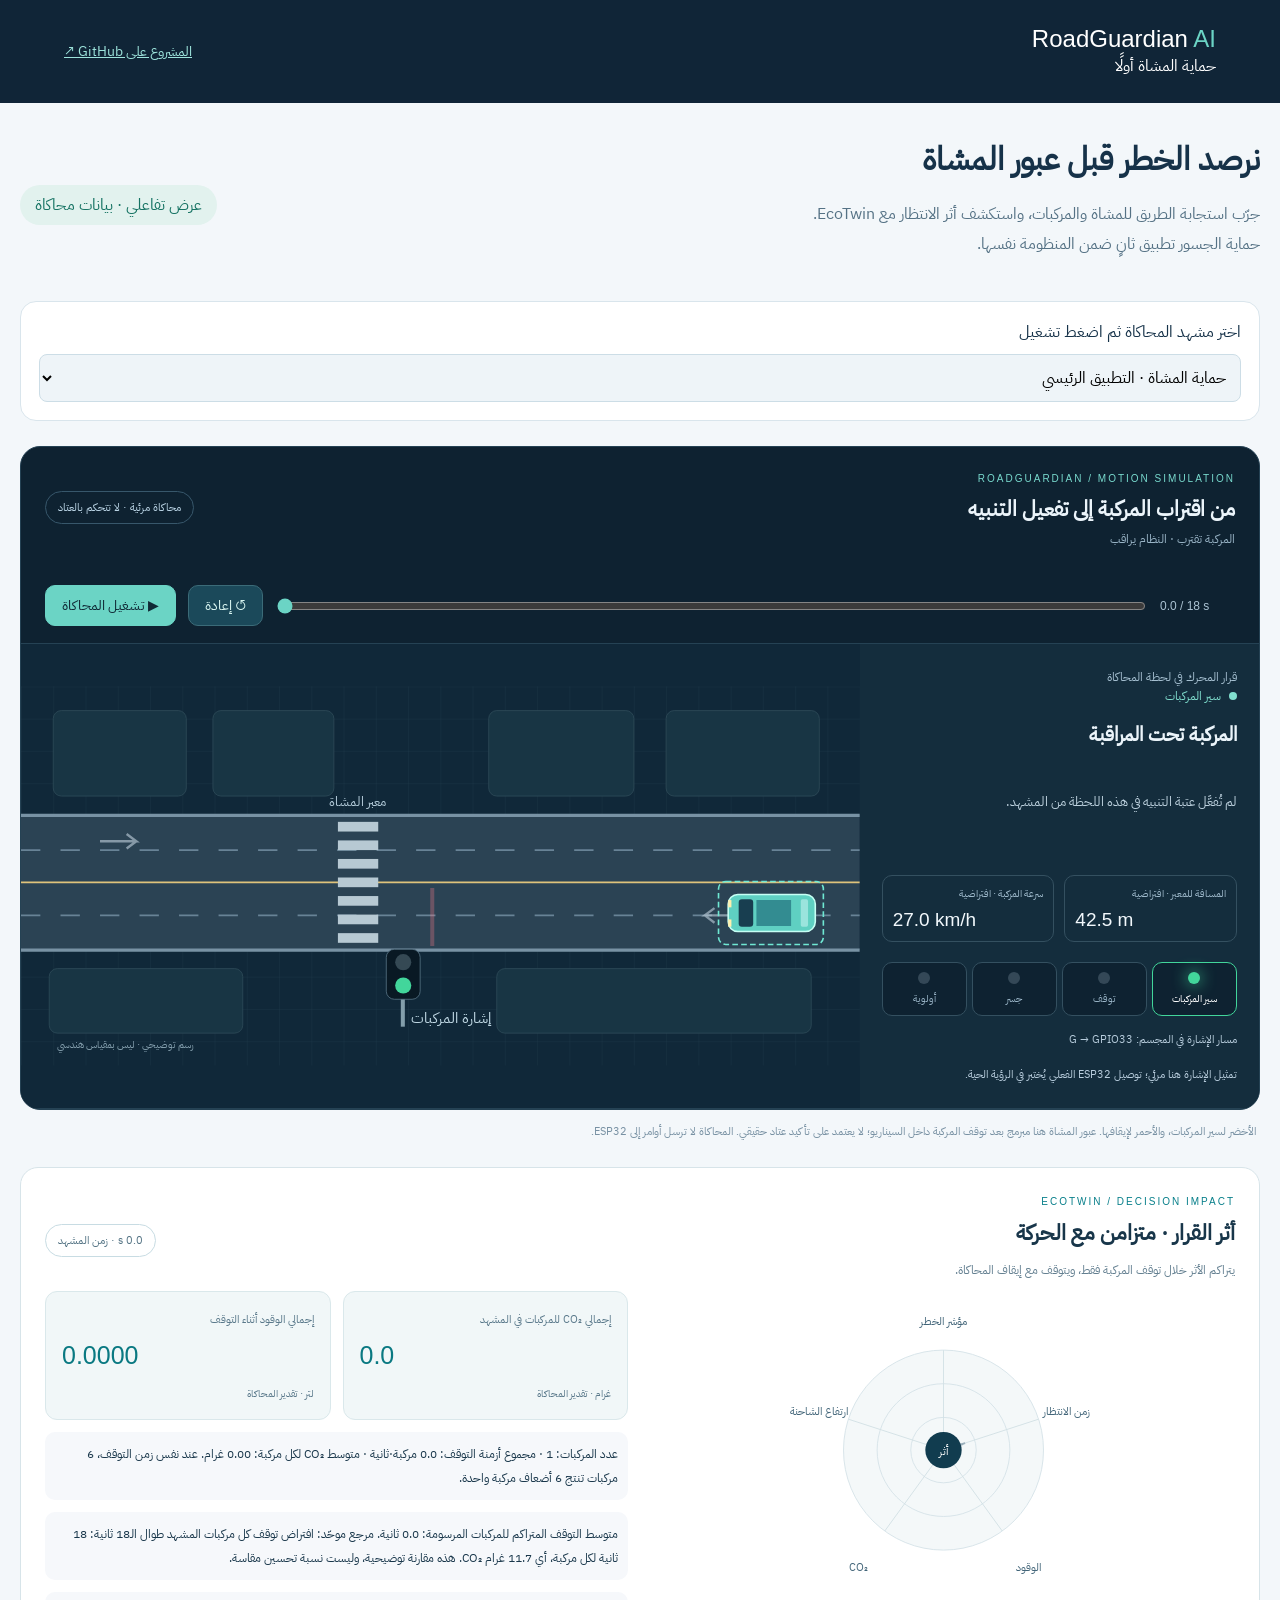
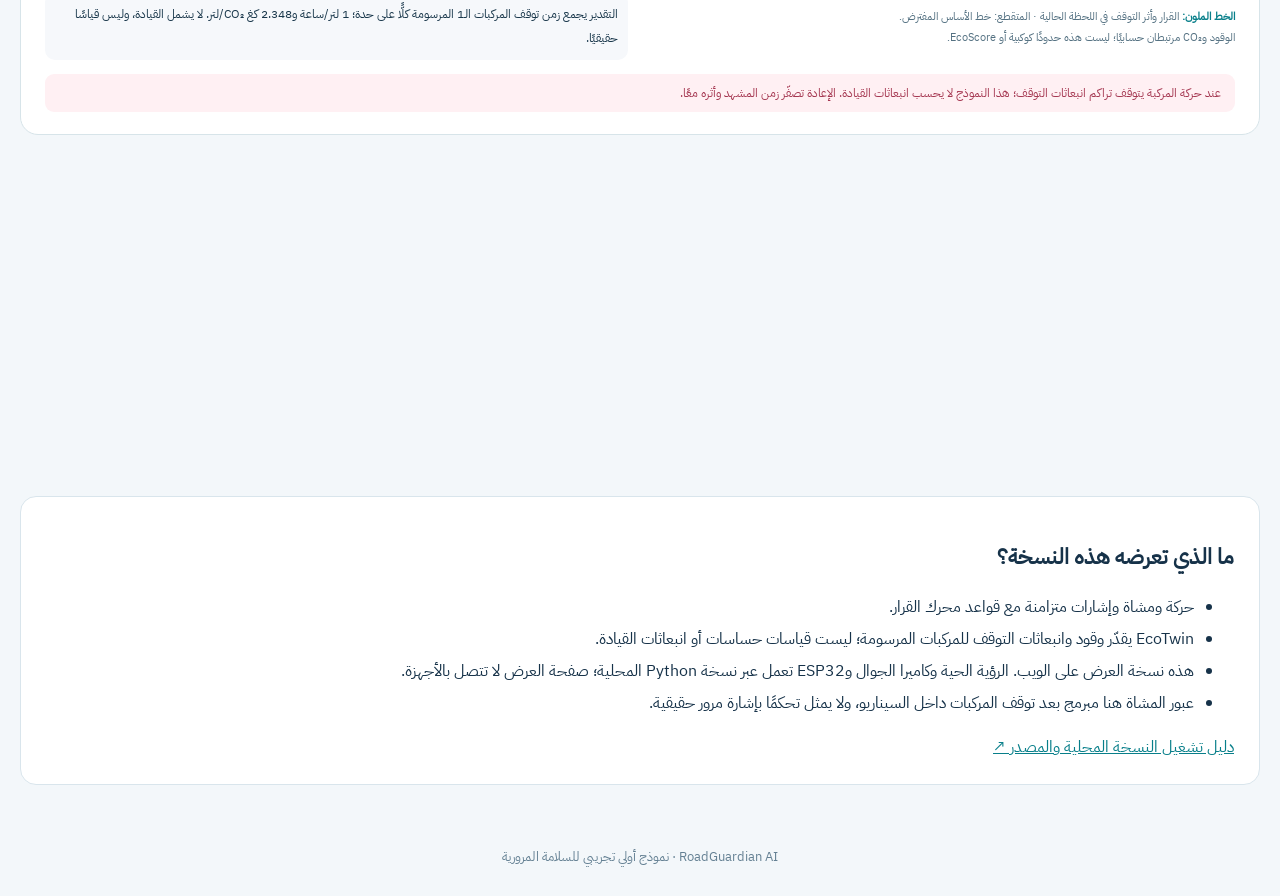
<file: docs/index.html>
<!doctype html>
<html lang="ar" dir="rtl"><head><meta charset="utf-8"><meta name="viewport" content="width=device-width,initial-scale=1"><title>RoadGuardian AI — حماية المشاة أولًا</title>
<style>@font-face{font-family:Arabic;src:url(font.woff2)}*{box-sizing:border-box}body{margin:0;background:#f3f7fa;color:#163249;font:16px Arabic,Arial,sans-serif}header{background:#102537;color:white;padding:25px max(5vw,20px);display:flex;justify-content:space-between;align-items:center;gap:20px}header b{font:24px Arial}header span{color:#6bd4c5}a{color:#087f8a}header a{color:#9de4dc;font-size:14px}main{max-width:1280px;margin:auto;padding:32px 20px}.intro{display:flex;justify-content:space-between;align-items:center;gap:30px}h1{font-size:32px;margin:0 0 10px}p{line-height:1.9;color:#557285}.badge{background:#e2f2ee;padding:8px 15px;border-radius:30px;color:#167363;white-space:nowrap}.controls{background:white;border:1px solid #d9e5ec;padding:18px;border-radius:16px;margin:25px 0}select{font:inherit;background:#eef4f8;border:1px solid #ccdde6;border-radius:8px;padding:10px;width:100%;margin-top:10px}iframe{border:0;width:100%;height:1650px;display:block}.about{background:white;border:1px solid #d9e5ec;padding:25px;border-radius:16px}.about h2{font-size:22px}.about li{line-height:2}footer{padding:30px;text-align:center;font-size:13px;color:#648093}@media(max-width:700px){.intro{display:block}h1{font-size:25px}.badge{display:inline-block}header{align-items:flex-start}header b{font-size:19px}iframe{height:2300px}}
</style></head><body><header><div><b dir="ltr">RoadGuardian <span>AI</span></b><div>حماية المشاة أولًا</div></div><a href="https://github.com/Ey4d55/RoadGuardian-AI">المشروع على GitHub ↗</a></header><main>
<section class="intro"><div><h1>نرصد الخطر قبل عبور المشاة</h1><p>جرّب استجابة الطريق للمشاة والمركبات، واستكشف أثر الانتظار مع EcoTwin.<br>حماية الجسور تطبيق ثانٍ ضمن المنظومة نفسها.</p></div><span class="badge">عرض تفاعلي · بيانات محاكاة</span></section>
<div class="controls"><label for="scenario">اختر مشهد المحاكاة ثم اضغط تشغيل</label><select id="scenario"><option value="child_crossing">حماية المشاة · التطبيق الرئيسي</option><option value="congestion">ازدحام مروري</option><option value="truck_overheight">حماية الجسور</option><option value="normal">حركة طبيعية</option><option value="ambulance">أولوية الإسعاف</option><option value="cloud_offline">انقطاع السحابة</option></select></div>
<iframe id="scene" src="scenes/child_crossing.html" title="محاكاة RoadGuardian وEcoTwin"></iframe>
<section class="about"><h2>ما الذي تعرضه هذه النسخة؟</h2><ul><li>حركة ومشاة وإشارات متزامنة مع قواعد محرك القرار.</li><li>EcoTwin يقدّر وقود وانبعاثات التوقف للمركبات المرسومة؛ ليست قياسات حساسات أو انبعاثات القيادة.</li><li>هذه نسخة العرض على الويب. الرؤية الحية وكاميرا الجوال وESP32 تعمل عبر نسخة Python المحلية؛ صفحة العرض لا تتصل بالأجهزة.</li><li>عبور المشاة هنا مبرمج بعد توقف المركبات داخل السيناريو، ولا يمثل تحكمًا بإشارة مرور حقيقية.</li></ul><a href="https://github.com/Ey4d55/RoadGuardian-AI#readme">دليل تشغيل النسخة المحلية والمصدر ↗</a></section></main><footer>RoadGuardian AI · نموذج أولي تجريبي للسلامة المرورية</footer>
<script>document.getElementById('scenario').addEventListener('change',function(){document.getElementById('scene').src='scenes/'+this.value+'.html';});</script></body></html>
</file>
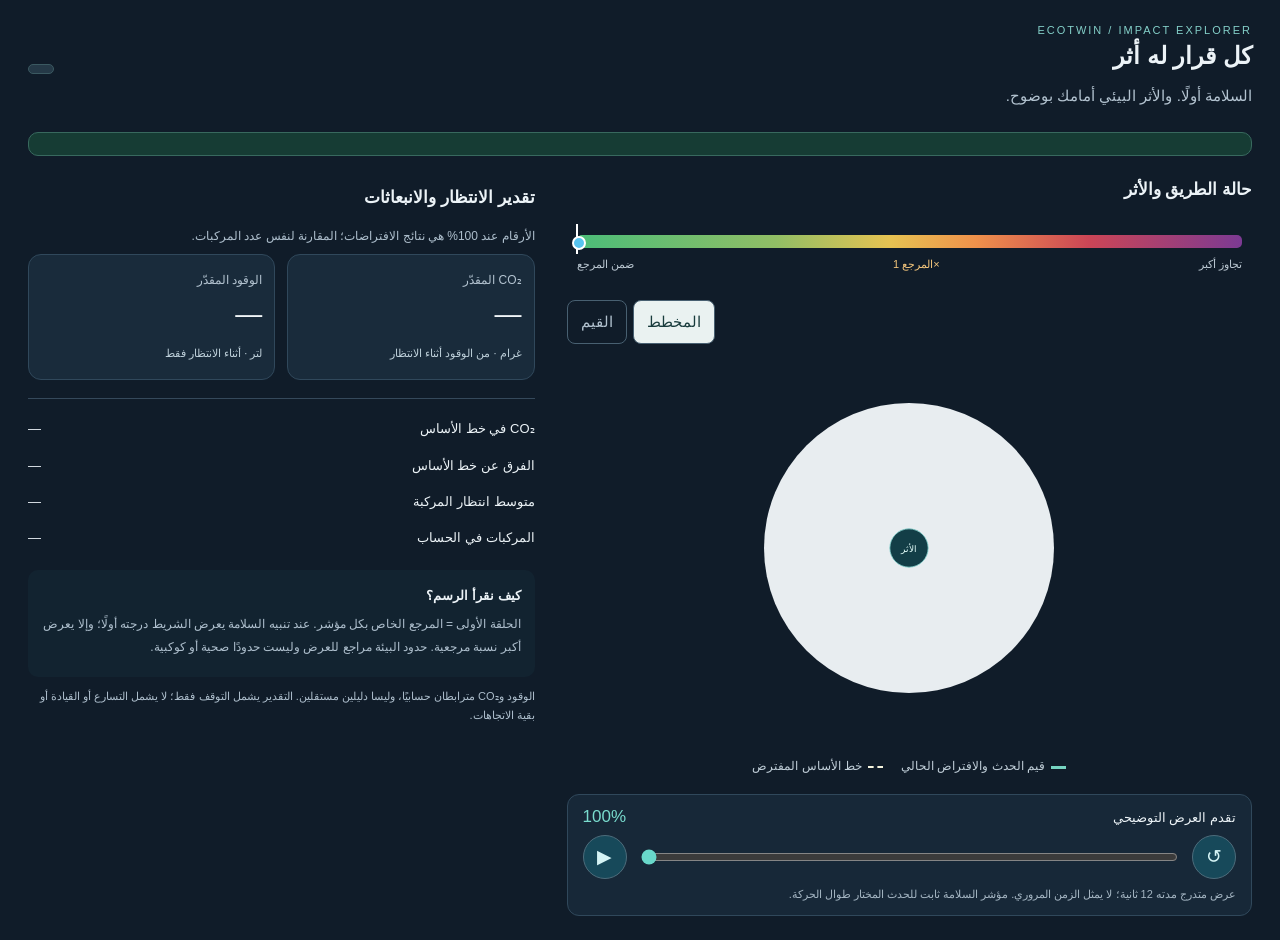
<file: assets/ecotwin.html>
<!doctype html>
<html lang="ar" dir="rtl"><head><meta charset="utf-8"><meta name="viewport" content="width=device-width, initial-scale=1">
<style>
@font-face{font-family:Plex;src:url([data-uri]) format('woff2');font-weight:400}
*{box-sizing:border-box}body{margin:0;background:#101c29;color:#ecf3f7;font:15px/1.7 Plex,Arial,sans-serif;border-radius:20px}button,input{font:inherit}button{cursor:pointer}button:focus-visible,input:focus-visible{outline:3px solid #7cded5;outline-offset:4px}button:disabled{cursor:default;opacity:.4}
.wrap{padding:24px 28px}.head{display:flex;justify-content:space-between;align-items:center;gap:16px}h2{font-size:24px;margin:0}.eyebrow{color:#83cfc8;font:11px Arial;letter-spacing:2px;direction:ltr;text-align:right}p{margin:6px 0;color:#b3c3d0}.tag{font-size:12px;background:#253947;color:#b6dfd8;border:1px solid #3b5961;padding:4px 12px;border-radius:30px;white-space:nowrap}.safety{margin:18px 0 20px;padding:11px 15px;border:1px solid #38695e;background:#163c34;border-radius:10px;font-size:14px}.safety.alert{border-color:#9c4255;background:#3f2330;color:#ffd3dd}.safety bdi{font:12px monospace}
.layout{display:grid;grid-template-columns:minmax(0,1.15fr) minmax(245px,.85fr);gap:32px;align-items:start}.chart-panel{min-width:0}.status-top{display:flex;justify-content:space-between;align-items:center;gap:10px}.status-top strong{font-size:17px}.status-top span{font-size:12px;color:#b3c3d0}.scale-wrap{direction:ltr;position:relative;padding-top:26px;margin:4px 10px 26px}.scale{height:13px;border-radius:5px;background:linear-gradient(90deg,#4bbd79 0%,#91be65 30%,#e6c352 47%,#ef914b 60%,#cb4556 77%,#7c3a93 100%)}.marker{position:absolute;top:15px;left:0;transform:translateX(-50%);height:30px;border-left:2px solid white;transition:left .12s linear}.marker:before{content:'';display:block;width:10px;height:10px;border-radius:50%;background:#57c3ef;border:2px solid white;position:absolute;top:12px;left:-6px}.scale-labels{display:flex;justify-content:space-between;font-size:11px;color:#bcc9d3;margin-top:7px}.scale-labels span:nth-child(2){color:#f4c67c}.tabs{display:flex;gap:6px;justify-content:end;margin:0 0 4px}.tabs button{background:transparent;color:#b3c3d0;border:1px solid #486071;padding:7px 13px;border-radius:8px;min-height:44px}.tabs button[aria-pressed=true]{background:#eaf2f1;color:#183b3c}.radial{width:100%;max-width:450px;display:block;margin:auto;overflow:visible}svg text{font-family:Plex,Arial,sans-serif}.legend{display:flex;gap:18px;justify-content:center;color:#c1cfd9;font-size:12px}.legend i{display:inline-block;width:15px;height:3px;margin-inline-end:6px;background:#76d4c1;vertical-align:middle}.legend .dash{background:transparent;border-top:2px dashed #f6f4de}.timeline{margin-top:17px;background:#172838;padding:12px 15px;border:1px solid #30485b;border-radius:12px}.time-top{display:flex;justify-content:space-between;font-size:13px}.time-top output{direction:ltr;unicode-bidi:isolate;font:17px Arial;color:#79dcce}.timeline-controls{display:flex;gap:12px;align-items:center;direction:ltr;margin-top:6px}.timeline-controls button{width:44px;height:44px;flex-shrink:0;border:1px solid #4d6c7b;background:#17495a;color:#d5f4f5;border-radius:50%;font-family:Arial;font-size:19px}.timeline-controls input{width:100%;accent-color:#69d8ca;min-width:0;cursor:pointer;height:40px}.timeline-note{font-size:11px;color:#a5b6c3;margin-top:6px}.summary{padding-top:8px}.summary h3{font-size:17px;margin:0 0 12px}.cards{display:grid;grid-template-columns:1fr 1fr;gap:12px}.card{padding:15px 12px;background:#192b3b;border:1px solid #30485b;border-radius:13px}.card small{display:block;color:#b3c3d0;font-size:12px}.card strong{display:block;font:27px/1.8 Arial;color:#f1f6f8;direction:ltr;text-align:right}.card em{font-style:normal;font-size:11px;color:#bed0da}.comparison{margin-top:18px;padding-top:12px;border-top:1px solid #35495b}.comparison-row{display:flex;justify-content:space-between;gap:10px;padding:7px 0;font-size:13px}.comparison-row bdi{font-family:Arial;white-space:nowrap}.increase{color:#ffad98}.decrease{color:#78d9b8}.neutral{color:#ced9e2}.note{font-size:12px;line-height:1.9;color:#aebfcd}.method{margin-top:14px;background:#122330;border-radius:10px;padding:12px 14px}.method strong{font-size:13px}.table{width:100%;border-collapse:collapse;font-size:12px}.table th,.table td{padding:13px 7px;border-bottom:1px solid #3a5063;text-align:right}.table th{color:#a4c8cf}.table-view{min-height:350px;overflow-x:auto}.limits{font-size:11px;color:#aebfcd;margin-top:10px}.sr-only{position:absolute;width:1px;height:1px;overflow:hidden;clip:rect(0,0,0,0)}
@media(max-width:660px){.wrap{padding:20px 16px}.layout{grid-template-columns:1fr;gap:23px}.head{align-items:start}h2{font-size:20px}.tag{font-size:10px;padding:3px 8px}.summary{padding-top:0}.radial{max-width:380px}.safety{font-size:12px}.head p{font-size:12px}.table-view{min-height:320px}}
@media(prefers-reduced-motion:reduce){.marker{transition:none}}
</style></head><body>
<main class="wrap">
 <div class="head"><div><div class="eyebrow">ECOTWIN / IMPACT EXPLORER</div><h2>كل قرار له أثر</h2><p>السلامة أولًا. والأثر البيئي أمامك بوضوح.</p></div><span id="source" class="tag"></span></div>
 <div id="safety" class="safety" role="status"></div>
 <div class="layout"><section class="chart-panel" aria-label="المخطط الشعاعي للأثر">
  <div class="status-top"><strong>حالة الطريق والأثر</strong><span id="statusText"></span></div>
  <div class="scale-wrap"><div class="scale"></div><div class="marker" id="marker"></div><div class="scale-labels"><span>ضمن المرجع</span><span>المرجع 1×</span><span>تجاوز أكبر</span></div></div>
  <div class="tabs"><button id="chartTab" aria-pressed="true">المخطط</button><button id="tableTab" aria-pressed="false">القيم</button></div>
  <svg id="radial" class="radial" viewBox="-30 -20 540 490" role="img" aria-labelledby="chartTitle chartDesc"><title id="chartTitle">قطاعات الأثر التشغيلي</title><desc id="chartDesc">كلما اتسع القطاع زاد الضغط. الخط المتقطع للمقارنة الافتراضية. القيم المفقودة لا تُرسم.</desc>
   <defs><radialGradient id="pressure" gradientUnits="userSpaceOnUse" cx="240" cy="220" r="174"><stop offset="0" stop-color="#459f72"/><stop offset=".36" stop-color="#65b872"/><stop offset=".46" stop-color="#d6ce58"/><stop offset=".62" stop-color="#eb9c46"/><stop offset=".8" stop-color="#c4485b"/><stop offset="1" stop-color="#773a8e"/></radialGradient></defs>
   <circle cx="240" cy="220" r="174" fill="#e8edf0"/><g id="sectors"></g><g id="rings"></g><g id="references"></g><g id="labels"></g><circle cx="240" cy="220" r="23" fill="#133e47" stroke="#81cfcc"/><text x="240" y="225" text-anchor="middle" fill="#e5fffc" font-size="11">الأثر</text>
  </svg>
  <div id="tableView" class="table-view" hidden><table class="table"><thead><tr><th>المؤشر</th><th>الحالي</th><th>المرجع</th></tr></thead><tbody id="tableBody"></tbody></table></div>
  <div class="legend"><span id="currentLegend"><i></i>قيم الحدث والافتراض الحالي</span><span id="baseLegend"><i class="dash"></i>خط الأساس المفترض</span></div>
  <div class="timeline"><div class="time-top"><span id="timelineLabel">تقدم العرض التوضيحي</span><output id="timeValue">100%</output></div><div class="timeline-controls"><button id="play" aria-label="تشغيل الحركة">▶</button><input id="time" type="range" min="0" max="60" step="0.1" value="0" aria-label="تقدم العرض التوضيحي"><button id="reset" aria-label="إعادة الحركة">↺</button></div><div class="timeline-note" id="timelineNote">عرض متدرج مدته 12 ثانية؛ لا يمثل الزمن المروري. مؤشر السلامة ثابت للحدث المختار طوال الحركة.</div></div>
 </section><section class="summary" aria-label="نتائج الأثر البيئي"><h3>تقدير الانتظار والانبعاثات</h3><p class="note">الأرقام عند 100% هي نتائج الافتراضات؛ المقارنة لنفس عدد المركبات.</p><div class="cards"><div class="card"><small>CO₂ المقدّر</small><strong id="co2">—</strong><em>غرام · من الوقود أثناء الانتظار</em></div><div class="card"><small>الوقود المقدّر</small><strong id="fuel">—</strong><em>لتر · أثناء الانتظار فقط</em></div></div>
 <div class="comparison"><div class="comparison-row"><span>CO₂ في خط الأساس</span><bdi id="baseline">—</bdi></div><div class="comparison-row"><span id="deltaLabel">الفرق عن خط الأساس</span><bdi id="delta">—</bdi></div><div class="comparison-row"><span>متوسط انتظار المركبة</span><bdi id="waitValue">—</bdi></div><div class="comparison-row"><span>المركبات في الحساب</span><bdi id="vehicles">—</bdi></div></div>
 <div class="method"><strong>كيف نقرأ الرسم؟</strong><p class="note">الحلقة الأولى = المرجع الخاص بكل مؤشر. عند تنبيه السلامة يعرض الشريط درجته أولًا؛ وإلا يعرض أكبر نسبة مرجعية. حدود البيئة مراجع للعرض وليست حدودًا صحية أو كوكبية.</p><p id="factorNote" class="note"></p></div>
 <p class="limits">الوقود وCO₂ مترابطان حسابيًا، وليسا دليلين مستقلين. التقدير يشمل التوقف فقط؛ لا يشمل التسارع أو القيادة أو بقية الاتجاهات.</p>
 <p id="overflow" class="note"></p>
 </section></div>
</main><script id="data" type="application/json">__ECO_DATA__</script><script>
'use strict';
const data=JSON.parse(document.getElementById('data').textContent);
const $=id=>document.getElementById(id), ns='http://www.w3.org/2000/svg';
const finite=v=>typeof v==='number'&&Number.isFinite(v);
const fmt=(v,d=1)=>finite(v)?v.toFixed(d):'—';
const available=Boolean(data.before&&data.after), reduced=matchMedia('(prefers-reduced-motion: reduce)').matches;
let playing=false,t=60,last=null,raf=null;
$('source').textContent=data.simulated?'محاكاة · افتراضات معلنة':'رؤية حية · الأثر غير متاح';
$('safety').classList.toggle('alert',data.safety_locked);
$('safety').textContent=(data.safety_locked?'تنبيه السلامة مستمر؛ لا يمكن للأثر البيئي إلغاؤه. ':'قرار السلامة مستقل عن هذه المقارنة. ')+data.action;
$('factorNote').textContent=available?`افتراض الوقود: ${fmt(data.assumptions.idle_lph,2)} لتر/ساعة لكل مركبة. معامل CO₂: ${fmt(data.assumptions.co2_kg_per_l,3)} كغ/لتر. قابلان للتعديل أعلى اللوحة.`:'يلزم عدد المركبات وزمن انتظارها وعوامل انبعاث ملائمة. بيانات الرؤية الحالية لا توفرها؛ لا نستبدلها بأصفار.';
if(!available){$('currentLegend').textContent='قيم حدث الرؤية';$('baseLegend').hidden=true;$('play').disabled=true;$('time').disabled=true;$('reset').disabled=true;$('timelineLabel').textContent='لقطة السلامة الحالية';$('timelineNote').textContent='لا يوجد سجل انتظار بيئي حي لتشغيله.';}
const axes=[
 {label:'خطر القرار',unit:'/ 100',ref:75,full:data.risk,base:null,temporal:false},
 {label:'ارتفاع الشاحنة',unit:'m',ref:data.bridge_limit,full:data.truck_height_m,base:null,temporal:false},
 {label:'زمن الانتظار',unit:'s / مركبة',ref:60,full:data.after?.wait_s,base:data.before?.wait_s,temporal:true},
 {label:'استهلاك الوقود',unit:'L',ref:.2,full:data.after?.fuel_l,base:data.before?.fuel_l,temporal:true},
 {label:'انبعاثات CO₂',unit:'g',ref:469.6,full:available?data.after.co2_kg*1000:null,base:available?data.before.co2_kg*1000:null,temporal:true}
];
function el(tag,attrs,parent){const e=document.createElementNS(ns,tag);for(const [k,v] of Object.entries(attrs))e.setAttribute(k,v);parent.appendChild(e);return e;}
function point(r,angle){const a=(angle-90)*Math.PI/180;return [240+r*Math.cos(a),220+r*Math.sin(a)];}
function sector(r,a,b){const p=point(r,a),q=point(r,b);return `M240 220L${p.join(' ')}A${r} ${r} 0 0 1 ${q.join(' ')}Z`;}
const shapes=[],outlines=[],valueLabels=[],rows=[];
axes.forEach((axis,i)=>{const a=i*72-34,b=i*72+34;
 el('path',{d:sector(174,a,b),fill:'#dfe7e7',stroke:'#f8fafa','stroke-width':1},$('sectors'));
 shapes.push(el('path',{fill:'url(#pressure)',d:sector(1,a,b)},$('sectors')));
 outlines.push(el('path',{fill:'none',stroke:'#fff9dd','stroke-width':2,'stroke-dasharray':'4 3',d:sector(1,a,b)},$('references')));
 const p=point(215,i*72);el('text',{x:p[0],y:p[1]-5,'text-anchor':'middle',fill:'#e2edf1','font-size':14},$('labels')).textContent=axis.label;
 valueLabels.push(el('text',{x:p[0],y:p[1]+13,'text-anchor':'middle',fill:'#a8cbd0','font-size':12,direction:'ltr'},$('labels')));
 const tr=document.createElement('tr');for(let j=0;j<3;j++)tr.appendChild(document.createElement('td'));tr.children[0].textContent=axis.label;tr.children[2].textContent=`${axis.ref} ${axis.unit}`;$('tableBody').appendChild(tr);rows.push(tr);
});
for(const [r,color] of [[78,'#3e885d'],[126,'#c58c42'],[174,'#a86283']])el('circle',{cx:240,cy:220,r,fill:'none',stroke:color,'stroke-width':1,opacity:.85},$('rings'));
function draw(){let max=0,clipped=false;const fraction=t/60;
 axes.forEach((axis,i)=>{const v=finite(axis.full)?axis.full*(axis.temporal?fraction:1):null,ratio=finite(v)?v/axis.ref:0;max=Math.max(max,ratio);if(ratio>174/78)clipped=true;
 shapes[i].setAttribute('d',sector(Math.max(.01,Math.min(174,ratio*78)),i*72-34,i*72+34));shapes[i].style.display=finite(v)?'':'none';
 const br=finite(axis.base)?axis.base*fraction/axis.ref*78:null;outlines[i].style.display=finite(br)?'':'none';if(finite(br))outlines[i].setAttribute('d',sector(Math.max(.01,Math.min(174,br)),i*72-34,i*72+34));
 const value=finite(v)?`${fmt(v,i===3?3:1)} ${axis.unit}`:(i===1?'غير منطبق':'غير متاح');valueLabels[i].textContent=value;rows[i].children[1].textContent=value;
 });
 const critical=['BRIDGE_CRITICAL','CRITICAL'].includes(data.level),warning=data.level==='WARNING';
 $('marker').style.left=`${critical?86:warning?62:Math.min(100,max/(174/78)*100)}%`;
 $('statusText').textContent=critical?'خطر حرج · السلامة أولًا':warning?'تحذير · السلامة أولًا':`أعلى نسبة مرجعية: ${fmt(max,2)}×`;
 $('time').value=t;$('time').setAttribute('aria-valuetext',`${fmt(t/60*100,0)}%`);$('timeValue').textContent=available?`${fmt(t/60*100,0)}%`:'—';
 $('co2').textContent=available?fmt(data.after.co2_kg*1000*fraction):'—';$('fuel').textContent=available?fmt(data.after.fuel_l*fraction,3):'—';
 $('baseline').textContent=available?`${fmt(data.before.co2_kg*1000*fraction)} g`:'غير متاح';
 if(available){const diff=data.after.co2_kg-data.before.co2_kg;const pct=data.before.co2_kg>0?100*diff/data.before.co2_kg:null;
 $('deltaLabel').textContent=diff>0?'زيادة الانبعاثات المفترضة':diff<0?'خفض الانبعاثات المفترض':'لا فرق في الافتراضين';
 $('delta').textContent=`${diff>0?'+':''}${fmt(diff*1000*fraction)} g`+(pct===null?'':` (${pct>0?'+':''}${fmt(pct)}%)`);
 $('delta').className=diff>0?'increase':diff<0?'decrease':'neutral';$('waitValue').textContent=`${fmt(data.before.wait_s*fraction,0)} → ${fmt(data.after.wait_s*fraction,0)} s`;$('vehicles').textContent=data.after.vehicles;
 }else{$('delta').textContent='غير متاح';$('waitValue').textContent='غير متاح';$('vehicles').textContent='غير متاح';}
 $('overflow').textContent=clipped?'بعض القطاعات بلغت حد الرسم؛ القيم الرقمية تبين التجاوز كاملًا.':'';
}
function stop(){playing=false;last=null;if(raf!==null)cancelAnimationFrame(raf);raf=null;$('play').textContent='▶';$('play').setAttribute('aria-label','تشغيل الحركة');}
function tick(now){if(!playing)return;if(last!==null)t=Math.min(60,t+(now-last)/1000*5);last=now;draw();if(t>=60){stop();return;}raf=requestAnimationFrame(tick);}
$('play').onclick=()=>{if(playing){stop();return;}if(t>=60)t=0;playing=true;last=null;$('play').textContent='Ⅱ';$('play').setAttribute('aria-label','إيقاف الحركة');raf=requestAnimationFrame(tick);};
$('time').oninput=e=>{stop();t=Number(e.target.value);draw();};$('reset').onclick=()=>{stop();t=0;draw();};
function view(table){$('radial').style.display=table?'none':'block';$('tableView').hidden=!table;$('chartTab').setAttribute('aria-pressed',String(!table));$('tableTab').setAttribute('aria-pressed',String(table));}
$('chartTab').onclick=()=>view(false);$('tableTab').onclick=()=>view(true);
document.addEventListener('visibilitychange',()=>{if(document.hidden)stop();});
if(reduced&&available)t=60;draw();
</script></body></html>
</file>
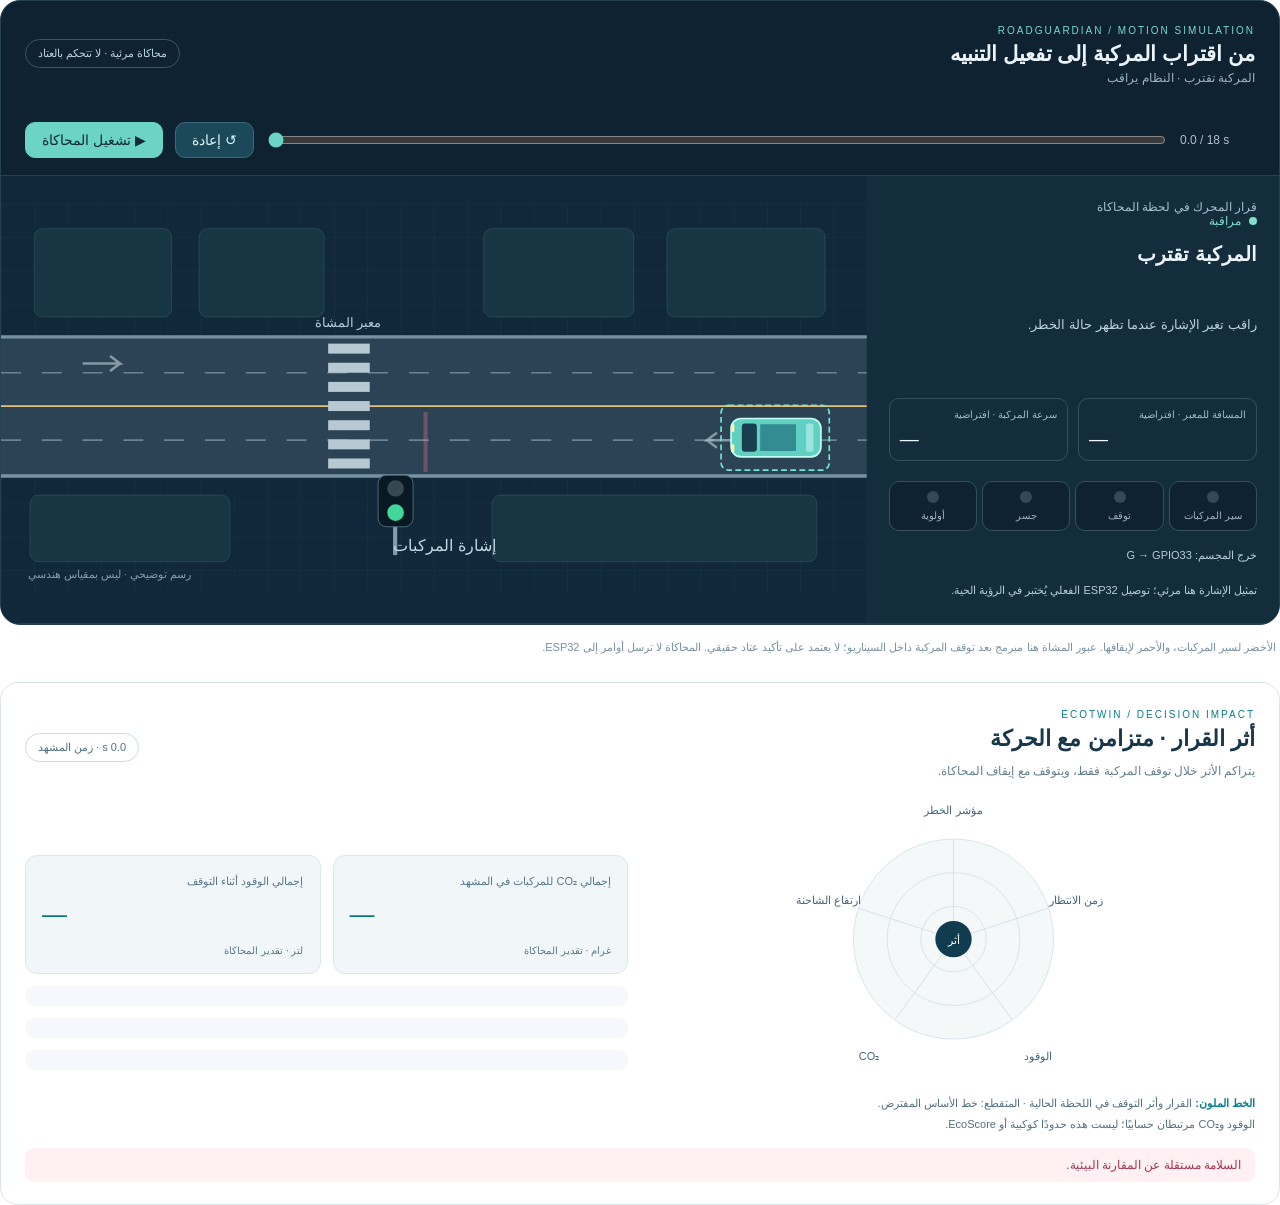
<file: assets/traffic_simulation.html>
<!doctype html>
<html lang="ar" dir="rtl"><head><meta charset="utf-8"><meta name="viewport" content="width=device-width,initial-scale=1">
<style>
@font-face{font-family:Arabic;src:url([data-uri]) format('woff2')}
*{box-sizing:border-box}body{margin:0;background:transparent;color:#18364a;font:14px Arabic,Arial,sans-serif}button,input{font:inherit}button{cursor:pointer}button:focus-visible,input:focus-visible{outline:3px solid #f6bc61;outline-offset:3px}
.screen{background:#0e2231;border:1px solid #254254;border-radius:20px;overflow:hidden;color:#ebf4fa}.head{padding:20px 24px;display:flex;align-items:center;justify-content:space-between;gap:16px}.eyebrow{font:10px Arial;letter-spacing:2px;color:#78d9cd}.head h2{font-size:21px;margin:5px 0}.head p{margin:0;color:#9ab5c7;font-size:12px}.pill{font-size:11px;border:1px solid #37576b;border-radius:30px;padding:7px 12px;color:#b9d3e4;white-space:nowrap}
.layout{display:grid;grid-template-columns:minmax(0,2.1fr) minmax(245px,1fr);direction:ltr;gap:0}.road{background:#102839;position:relative;min-width:0;border-top:1px solid #254254;border-bottom:1px solid #254254}.road svg{width:100%;height:100%;min-height:300px;display:block}.decision{direction:rtl;background:#142d3d;padding:22px;border-top:1px solid #254254;border-bottom:1px solid #254254}.decision small{color:#a5bfd0}.decision h3{font-size:20px;min-height:58px;margin:14px 0 8px}.decision p{line-height:1.9;color:#bdd1de;font-size:13px;min-height:72px}.status{display:flex;align-items:center;gap:8px;color:#80dfcf;font-size:12px}.status i{height:8px;width:8px;border-radius:50%;background:currentColor}.stats{display:grid;grid-template-columns:1fr 1fr;gap:10px;margin-bottom:18px}.stat{border:1px solid #345060;border-radius:10px;padding:10px}.stat span{font-size:10px;color:#9fbacc;display:block}.stat b{direction:ltr;unicode-bidi:isolate;font:19px Arial;display:block;margin-top:8px;color:#f2f8fc}.leds{display:grid;grid-template-columns:repeat(4,1fr);gap:5px;margin-top:20px}.led{text-align:center;background:#0e2231;border:1px solid #345060;border-radius:10px;padding:9px 2px;font-size:10px;color:#9ab5c7}.led i{display:block;width:12px;height:12px;border-radius:50%;margin:0 auto 7px;background:#344857}.led.on i{background:var(--color);box-shadow:0 0 16px var(--color)}.led.on{color:white;border-color:var(--color)}.wiring{font-size:11px;color:#b8cddd;line-height:1.9;margin-top:14px}.controls{display:flex;gap:12px;align-items:center;padding:17px 24px;direction:ltr;flex-wrap:wrap}.controls button{background:#1b495a;color:#d9f6f2;border:1px solid #3b6b78;border-radius:10px;padding:9px 16px}.controls button.primary{background:#6bd4c5;color:#102a36;border-color:#6bd4c5}.controls input{accent-color:#6bd4c5;flex:1;min-width:100px}.time{font:12px Arial;color:#abc3d3;min-width:75px}.note{font-size:11px;color:#7891a3;line-height:1.9;margin:12px 4px 24px}.eco{border:1px solid #d7e4e9;border-radius:18px;background:white;padding:22px 24px;margin-top:20px}.eco h2{margin:5px 0;font-size:22px}.eco .eyebrow{color:#087f8a}.eco-head{display:flex;justify-content:space-between;align-items:center;gap:14px}.eco-head p{font-size:12px;color:#637f90}.eco-grid{display:grid;grid-template-columns:1fr 1fr;gap:24px;align-items:center}.eco svg{width:100%;max-height:300px}.eco-values{display:grid;grid-template-columns:1fr 1fr;gap:12px}.eco-card{background:#f1f7f8;border:1px solid #dae8eb;border-radius:12px;padding:16px}.eco-card span{font-size:11px;color:#59788a}.eco-card b{direction:ltr;unicode-bidi:isolate;display:block;font:25px Arial;color:#0a7982;margin:12px 0}.eco-card small{font-size:10px;color:#59788a}.comparison{grid-column:1/-1;font-size:12px;line-height:2;padding:10px;background:#f6f8fb;border-radius:10px}.legend{font-size:11px;color:#547182;line-height:1.9}.legend strong{color:#087f8a}.safety{font-size:12px;color:#a53751;background:#fff0f3;padding:10px 14px;border-radius:9px;margin-top:14px}.svgtext{font-family:Arabic,Arial,sans-serif}
@media(max-width:700px){.layout{grid-template-columns:1fr}.decision h3,.decision p{min-height:0}.eco-grid{grid-template-columns:1fr}.head,.eco{padding:16px}.head h2{font-size:18px}.head .pill{display:none}.road svg{min-height:220px}.controls{padding:14px}.eco-grid svg{max-height:260px}}
</style></head><body>
<section class="screen" aria-label="محاكاة حركة الطريق والإشارة">
<div class="head"><div><span class="eyebrow">ROADGUARDIAN / MOTION SIMULATION</span><h2>من اقتراب المركبة إلى تفعيل التنبيه</h2><p id="phase">المركبة تقترب · النظام يراقب</p></div><span class="pill">محاكاة مرئية · لا تتحكم بالعتاد</span></div>
<div class="controls"><button id="play" class="primary" aria-label="تشغيل المحاكاة">تشغيل المحاكاة ▶</button><button id="reset" aria-label="إعادة المحاكاة">إعادة ↺</button><input id="seek" type="range" min="0" max="18" step="0.1" value="0" aria-label="تقدم المحاكاة"><span class="time" id="time">0.0 / 18 s</span></div>
<div class="layout"><div class="road"><svg viewBox="0 0 1040 470" role="img" aria-label="مركبة متحركة ومعبر وإشارة تتغير حسب قرار المحرك">
<defs><pattern id="grid" width="40" height="40" patternUnits="userSpaceOnUse"><path d="M40 0H0V40" fill="none" stroke="#234252" stroke-width=".6"/></pattern><filter id="glow"><feGaussianBlur stdDeviation="5"/></filter></defs>
<rect width="1040" height="470" fill="url(#grid)"/>
<g fill="#183544" stroke="#2e4b59"><rect x="40" y="30" width="165" height="106" rx="10"/><rect x="238" y="30" width="150" height="106" rx="10"/><rect x="580" y="30" width="180" height="106" rx="10"/><rect x="800" y="30" width="190" height="106" rx="10"/><rect x="35" y="350" width="240" height="80" rx="10"/><rect x="590" y="350" width="390" height="80" rx="10"/></g>
<path d="M0 159H1040V327H0Z" fill="#2b4354"/><path d="M0 160H1040M0 327H1040" stroke="#7892a4" stroke-width="4"/><path d="M0 243H1040" stroke="#dfc37b" stroke-width="2"/><path d="M0 203H1040M0 284H1040" stroke="#688396" stroke-width="2" stroke-dasharray="24 25"/>
<g fill="#b7c8d5" opacity=".65"><path d="M98 192h45l-12-9m12 9l-12 9" fill="none" stroke="#b7c8d5" stroke-width="3"/><path d="M893 284h-45l12-9m-12 9l12 9" fill="none" stroke="#b7c8d5" stroke-width="3"/></g>
<g id="crosswalk" fill="#b7c9d3"><rect x="393" y="168" width="50" height="12"/><rect x="393" y="191" width="50" height="12"/><rect x="393" y="214" width="50" height="12"/><rect x="393" y="237" width="50" height="12"/><rect x="393" y="260" width="50" height="12"/><rect x="393" y="283" width="50" height="12"/><rect x="393" y="306" width="50" height="12"/></g>
<text x="417" y="148" text-anchor="middle" fill="#b5cddb" font-size="16" class="svgtext">معبر المشاة</text><path id="stopLine" d="M510 250V322" stroke="#ff7b8a" stroke-width="5" opacity=".3"/>
<g id="signal" transform="translate(478 348)"><rect x="-7" y="14" width="5" height="60" fill="#839eab"/><rect x="-25" y="-22" width="42" height="62" rx="10" fill="#091924" stroke="#597687"/><circle id="roadRed" cx="-4" cy="-6" r="10" fill="#354954"/><circle id="roadGreen" cx="-4" cy="23" r="10" fill="#42d69b"/><text x="55" y="69" text-anchor="middle" fill="#c1d9e5" font-size="19" class="svgtext">إشارة المركبات</text></g>
<g id="pedStatus" opacity="0"><rect id="pedBadge" x="90" y="88" width="280" height="49" rx="12" fill="#213d4b" stroke="#f5c16c"/><text id="pedLabel" x="230" y="119" text-anchor="middle" fill="#ffdb98" font-size="21" class="svgtext">مشاة يتجهون إلى المعبر</text></g>
<g id="pedestrian" transform="translate(417 390) scale(1.3)" opacity="0">
<ellipse cx="0" cy="47" rx="29" ry="8" fill="#071923" opacity=".7"/>
<rect x="-37" y="-60" width="74" height="118" rx="20" fill="#102c3c" fill-opacity=".7" stroke="#ffe0a2" stroke-width="2"/>
<circle cx="0" cy="-39" r="13" fill="#ffe0a2" stroke="#152e3d" stroke-width="2"/>
<path d="M-10-18Q0-24 10-18L13 12H-13Z" fill="#f4b74f" stroke="#ffe0a2" stroke-width="2"/>
<path id="pedArmLeft" d="M-10-13L-24 8" stroke="#ffe0a2" stroke-width="7" stroke-linecap="round"/>
<path id="pedArmRight" d="M10-13L24 8" stroke="#ffe0a2" stroke-width="7" stroke-linecap="round"/>
<path id="pedLegLeft" d="M-7 12L-13 44" stroke="#f5c16c" stroke-width="8" stroke-linecap="round"/>
<path id="pedLegRight" d="M7 12L13 44" stroke="#f5c16c" stroke-width="8" stroke-linecap="round"/>
</g>
<g id="bridge" opacity="0"><rect x="444" y="146" width="28" height="195" rx="6" fill="#6c8fa4"/><path d="M425 150h65M425 334h65" stroke="#98b7c9" stroke-width="12"/><rect x="415" y="94" width="88" height="40" rx="7" fill="#173f52" stroke="#7c9eaf"/><text x="459" y="120" text-anchor="middle" fill="#d7eaf5" font-size="23">4.5 m</text></g>
<g id="trafficQueue" aria-hidden="true"></g><path id="upperStopLine" d="M365 166V236" stroke="#ff7b8a" stroke-width="5" opacity="0"/>
<g id="queueBadge" opacity="0"><rect x="730" y="97" width="270" height="40" rx="10" fill="#403d28" stroke="#d6b96b"/><text x="865" y="123" text-anchor="middle" fill="#f7d98e" font-size="19" class="svgtext">ازدحام · 6 مركبات في اتجاهين</text></g>
<g id="car" transform="translate(930 281)"><rect x="-53" y="-23" width="108" height="46" rx="12" fill="#5fd0c2" stroke="#c5fff4" stroke-width="2"/><rect x="-40" y="-17" width="18" height="34" rx="4" fill="#183e50"/><path d="M-18-16H25V16H-18" fill="#338c91"/><rect x="37" y="-17" width="9" height="34" rx="2" fill="#9ae4dd"/><rect x="-53" y="-16" width="4" height="9" fill="#fff0af"/><rect x="-53" y="8" width="4" height="9" fill="#fff0af"/><g id="ambulanceMark" opacity="0" fill="#fff"><path d="M-3-10H7V10H-3Z"/><path d="M-8-5H12V5H-8Z"/></g><rect id="truckBox" x="-8" y="-30" width="62" height="60" rx="4" fill="#96b4cb" stroke="#daedff" opacity="0"/><text id="truckHeight" x="0" y="-45" text-anchor="middle" fill="#ffc3cd" font-size="15" opacity="0">5.0 m</text><rect id="carDetect" x="-65" y="-39" width="130" height="78" rx="9" fill="none" stroke="#6fe8d3" stroke-width="2" stroke-dasharray="7 4"/></g>
<path id="link" d="M510 280Q540 385 490 380" fill="none" stroke="#ff8c9d" stroke-width="2" stroke-dasharray="7 7" opacity="0"/><text x="130" y="449" text-anchor="middle" fill="#829dac" font-size="13" class="svgtext">رسم توضيحي · ليس بمقياس هندسي</text>
</svg></div><aside class="decision">
<small>قرار المحرك في لحظة المحاكاة</small><div class="status" id="status"><i></i><span id="statusLabel">مراقبة</span></div><h3 id="decisionTitle">المركبة تقترب</h3><p id="decisionText">راقب تغير الإشارة عندما تظهر حالة الخطر.</p>
<div class="stats"><div class="stat"><span>المسافة للمعبر · افتراضية</span><b id="distance">—</b></div><div class="stat"><span>سرعة المركبة · افتراضية</span><b id="speed">—</b></div></div>
<div class="leds"><div class="led" id="ledG" style="--color:#42d69b"><i></i>سير المركبات</div><div class="led" id="ledR" style="--color:#ff667e"><i></i>توقف</div><div class="led" id="ledB" style="--color:#f4c56e"><i></i>جسر</div><div class="led" id="ledE" style="--color:#6ee7b8"><i></i>أولوية</div></div>
<div class="wiring" id="wiring">خرج المجسم: G → GPIO33</div><div class="wiring">تمثيل الإشارة هنا مرئي؛ توصيل ESP32 الفعلي يُختبر في الرؤية الحية.</div>
</aside></div>

</section>
<p class="note">الأخضر لسير المركبات، والأحمر لإيقافها. عبور المشاة هنا مبرمج بعد توقف المركبة داخل السيناريو؛ لا يعتمد على تأكيد عتاد حقيقي. المحاكاة لا ترسل أوامر إلى ESP32.</p>
<section class="eco"><div class="eco-head"><div><span class="eyebrow">ECOTWIN / DECISION IMPACT</span><h2>أثر القرار · متزامن مع الحركة</h2><p>يتراكم الأثر خلال توقف المركبة فقط، ويتوقف مع إيقاف المحاكاة.</p></div><span class="pill" style="color:#527283;border-color:#c8dce3" id="ecoClock">0.0 s · زمن المشهد</span></div>
<div class="eco-grid"><div><svg viewBox="0 0 380 330" aria-label="رادار أثر القرار الافتراضي" role="img"><g transform="translate(190 164)">
<circle r="110" fill="#f4f8f9" stroke="#d5e3e8"/><circle r="73" fill="none" stroke="#d5e3e8"/><circle r="36" fill="none" stroke="#d5e3e8"/>
<g stroke="#d2e0e5"><path d="M0 0V-110M0 0L104.6-34M0 0L64.6 89M0 0L-64.6 89M0 0L-104.6-34"/></g>
<polygon id="ecoBase" fill="none" stroke="#9aafbb" stroke-width="2" stroke-dasharray="5 5"/><polygon id="ecoShape" fill="#42bfb438" stroke="#07878d" stroke-width="3"/>
<circle r="20" fill="#113c4f"/><text y="5" fill="white" text-anchor="middle" font-size="12" class="svgtext">أثر</text>
</g><g font-size="12" fill="#426579" text-anchor="middle" class="svgtext"><text x="190" y="26">مؤشر الخطر</text><text x="325" y="125">زمن الانتظار</text><text x="283" y="297">الوقود</text><text x="97" y="297">CO₂</text><text x="53" y="125">ارتفاع الشاحنة</text></g></svg><div class="legend"><strong>الخط الملون:</strong> القرار وأثر التوقف في اللحظة الحالية · <span>المتقطع: خط الأساس المفترض.</span><br>الوقود وCO₂ مرتبطان حسابيًا؛ ليست هذه حدودًا كوكبية أو EcoScore.</div></div>
<div class="eco-values"><div class="eco-card"><span>إجمالي CO₂ للمركبات في المشهد</span><b id="co2">—</b><small>غرام · تقدير المحاكاة</small></div><div class="eco-card"><span>إجمالي الوقود أثناء التوقف</span><b id="fuel">—</b><small>لتر · تقدير المحاكاة</small></div><div class="comparison" id="ecoAccounting"></div><div class="comparison" id="ecoComparison"></div><div class="comparison" id="ecoAssumptions"></div></div></div>
<div class="safety" id="ecoSafety">السلامة مستقلة عن المقارنة البيئية.</div>
</section>
<script id="simulationData" type="application/json">__SIM_DATA__</script>
<script>
const data=JSON.parse(document.getElementById('simulationData').textContent);
const $=id=>document.getElementById(id);let elapsed=0,playing=false,last=null,raf=null;
const queueCars=[];
if(data.scenario==='CONGESTION'){
for(let i=1;i<data.frames[0].vehicles.length;i++){
 const clone=$('car').cloneNode(true),outline=clone.querySelector('#carDetect');
 clone.removeAttribute('id');clone.querySelectorAll('[id]').forEach(node=>node.removeAttribute('id'));
 clone.querySelector('rect').setAttribute('fill',['#78b8df','#f0bf71','#9bb4cc','#85c3b2','#bcabdc'][i-1]);
 $('trafficQueue').appendChild(clone);queueCars.push({node:clone,outline,index:i});
}}
const fmt=(n,d=1)=>Number(n).toFixed(d);
const titles={G:'المركبة تحت المراقبة',R:'تنبيه محلي لحماية المشاة',B:'تحذير: الشاحنة أعلى من الجسر',E:'أولوية مرور تجريبية للإسعاف'};
const descriptions={G:'لم تُفعَّل عتبة التنبيه في هذه اللحظة من المشهد.',R:'رُصد مشاة عند الرصيف. تضيء الإشارة الحمراء وتبطئ المركبة ثم تتوقف وفق استجابة سائق مفترضة.',B:'الارتفاع الافتراضي 5 أمتار يتجاوز حد 4.5 متر. يظهر تحذير الجسر مع الأحمر، وتتوقف الشاحنة في المحاكاة.',E:'الخوارزمية تمنح حالة الإسعاف المفترضة أولوية تجريبية. هذا السيناريو لا يعني تعرف الكاميرا على الإسعاف.'};
const ports={G:'G → GPIO33',R:'R → GPIO25',B:'B → GPIO26 + GPIO25',E:'E → GPIO27'};
function radar(values){return values.map((v,i)=>{const a=(-90+i*72)*Math.PI/180,r=Math.min(1.25,Math.max(0,v))*88;return `${Math.cos(a)*r},${Math.sin(a)*r}`}).join(' ')}
const before=data.eco_before,assumptions=data.assumptions;
$('ecoAssumptions').textContent=assumptions.waiting_source==='per_vehicle'?`التقدير يجمع زمن توقف المركبات الـ${assumptions.vehicles} المرسومة كلًّا على حدة؛ ${assumptions.idle_lph} لتر/ساعة و${assumptions.co2_kg_per_l} كغ CO₂/لتر. لا يشمل القيادة، وليس قياسًا حقيقيًا.`:`تقدير لـ ${assumptions.vehicles} مركبة افتراضية، نفترض أن لكل منها توقف المركبة الظاهرة نفسه؛ ${assumptions.idle_lph} لتر/ساعة و${assumptions.co2_kg_per_l} كغ CO₂/لتر. لا يشمل التسارع أو القيادة، وليس قياسًا حقيقيًا.`;
$('ecoBase').setAttribute('points',radar([0,before.wait_s/60,before.fuel_l/.2,before.co2_kg/.4696,0]));
function render(){const index=Math.min(data.frames.length-1,Math.floor(elapsed/data.dt)),frame=data.frames[index],next=data.frames[Math.min(index+1,data.frames.length-1)],mix=Math.max(0,Math.min(1,(elapsed-frame.t)/data.dt));
const blend=(a,b)=>a+(b-a)*mix,command=frame.command,alert=command==='R'||command==='B';
$('car').setAttribute('transform',`translate(${blend(frame.x,next.x)} 281)`);
for(const car of queueCars){const vehicle=frame.vehicles[car.index],following=next.vehicles[car.index];car.node.setAttribute('transform',`translate(${blend(vehicle.x,following.x)} ${vehicle.y}) rotate(${vehicle.direction===1?180:0}) scale(.85)`);car.outline.setAttribute('stroke',alert?'#ff9b91':'#8daec4')}
$('queueBadge').setAttribute('opacity',queueCars.length?1:0);$('upperStopLine').setAttribute('opacity',queueCars.length?(alert?1:.3):0);
const pedOpacity=blend(frame.pedestrian_opacity,next.pedestrian_opacity),pedY=blend(frame.pedestrian_y,next.pedestrian_y);
$('pedestrian').setAttribute('opacity',pedOpacity);$('pedStatus').setAttribute('opacity',pedOpacity);
$('pedestrian').setAttribute('transform',`translate(417 ${pedY}) scale(1.3)`);
const walking=frame.pedestrian_phase==='approaching'||frame.pedestrian_phase==='crossing',walkStart=frame.pedestrian_phase==='crossing'?6.4:0,walkEnd=frame.pedestrian_phase==='crossing'?11.6:3;
const gaitEase=walking?Math.max(0,Math.min(1,(elapsed-walkStart)/.3,(walkEnd-elapsed)/.3)):0,stride=Math.sin(elapsed*8)*10*gaitEase;
$('pedLegLeft').setAttribute('d',`M-7 12L${-13+stride} 44`);$('pedLegRight').setAttribute('d',`M7 12L${13-stride} 44`);
$('pedArmLeft').setAttribute('d',`M-10-13L${-24-stride*.6} 8`);$('pedArmRight').setAttribute('d',`M10-13L${24+stride*.6} 8`);
const pedLabels={approaching:'مشاة يتجهون إلى المعبر',waiting:'مشاة ينتظرون توقف المركبة',crossing:'عبور بعد توقف محاكى',cleared:'المشاة وصلوا للرصيف الآخر',absent:''};
$('pedLabel').textContent=pedLabels[frame.pedestrian_phase];$('pedBadge').setAttribute('stroke',frame.crossing_confirmed?'#42d69b':'#f5c16c');$('pedLabel').setAttribute('fill',frame.crossing_confirmed?'#71efbc':'#ffdb98');
$('bridge').setAttribute('opacity',data.scenario==='TRUCK_OVERHEIGHT'?1:0);$('crosswalk').setAttribute('opacity',data.scenario==='TRUCK_OVERHEIGHT'?.2:1);
$('truckBox').setAttribute('opacity',data.scenario==='TRUCK_OVERHEIGHT'?1:0);$('truckHeight').setAttribute('opacity',data.scenario==='TRUCK_OVERHEIGHT'?1:0);$('ambulanceMark').setAttribute('opacity',data.scenario==='AMBULANCE'?1:0);
$('roadRed').setAttribute('fill',alert?'#ff667e':'#354954');$('roadGreen').setAttribute('fill',alert?'#354954':'#42d69b');$('stopLine').setAttribute('opacity',alert?1:.3);$('link').setAttribute('opacity',alert?1:0);$('carDetect').setAttribute('stroke',alert?'#ff7d96':'#6fe8d3');
$('phase').textContent=frame.phase;$('decisionTitle').textContent=frame.crossing_confirmed?'عبور المشاة في السيناريو':titles[command];$('decisionText').textContent=frame.crossing_confirmed?(queueCars.length?'توقفت مركبات الاتجاهين، ثم بدأ عبور مبرمج. تبقى الإشارة حمراء حتى يكتمل العبور، ثم ينطلق الطابور تدريجيًا.':'توقفت المركبة داخل المشهد، ثم بدأ عبور مبرمج. تبقى إشارة المركبات حمراء حتى اكتمال العبور.'):descriptions[command];$('statusLabel').textContent=alert?'توقف المركبات':'سير المركبات';$('status').style.color=alert?'#ff8d9e':'#80dfcf';
$('distance').textContent=fmt(frame.event.distance_m)+' m';$('speed').textContent=fmt(frame.speed)+' km/h';$('wiring').textContent='مسار الإشارة في المجسم: '+ports[command];
for(const key of ['G','R','B','E'])$('led'+key).classList.toggle('on',key===command||(command==='B'&&key==='R'));$('ledB').style.opacity=command==='B'?(Math.floor(elapsed*4)%2?1:.45):1;
$('seek').value=elapsed;$('time').textContent=fmt(elapsed)+' / 18 s';
const current={wait_s:blend(frame.eco_current.wait_s,next.eco_current.wait_s),fuel_l:blend(frame.eco_current.fuel_l,next.eco_current.fuel_l),co2_kg:blend(frame.eco_current.co2_kg,next.eco_current.co2_kg)};
$('ecoAccounting').textContent=`عدد المركبات: ${assumptions.vehicles} · مجموع أزمنة التوقف: ${fmt(current.wait_s*assumptions.vehicles)} مركبة·ثانية · متوسط CO₂ لكل مركبة: ${fmt(current.co2_kg*1000/assumptions.vehicles,2)} غرام. عند نفس زمن التوقف، 6 مركبات تنتج 6 أضعاف مركبة واحدة.`;
$('co2').textContent=fmt(current.co2_kg*1000);$('fuel').textContent=fmt(current.fuel_l,4);$('ecoClock').textContent=fmt(elapsed)+' s · زمن المشهد';
$('ecoComparison').textContent=`${assumptions.waiting_source==='per_vehicle'?'متوسط التوقف المتراكم للمركبات المرسومة':'التوقف المتراكم لكل مركبة افتراضية'}: ${fmt(current.wait_s)} ثانية. مرجع موحّد: افتراض توقف كل مركبات المشهد طوال الـ18 ثانية: ${before.wait_s} ثانية لكل مركبة، أي ${fmt(before.co2_kg*1000)} غرام CO₂. هذه مقارنة توضيحية، وليست نسبة تحسين مقاسة.`;
$('ecoShape').setAttribute('points',radar([blend(frame.outcome.risk,next.outcome.risk)/100,current.wait_s/60,current.fuel_l/.2,current.co2_kg/.4696,frame.outcome.truck_height_m/4.5]));
$('ecoSafety').textContent=alert?'المركبة متوقفة أو تتوقف لحماية المشاة/الجسر. يتراكم أثر الانتظار، ويبقى قرار السلامة صاحب الأولوية.':'عند حركة المركبة يتوقف تراكم انبعاثات التوقف؛ هذا النموذج لا يحسب انبعاثات القيادة. الإعادة تصفّر زمن المشهد وأثره معًا.';
}
function label(){ $('play').textContent=playing?'إيقاف مؤقت ❚❚':'تشغيل المحاكاة ▶';$('play').setAttribute('aria-label',playing?'إيقاف المحاكاة':'تشغيل المحاكاة') }
function loop(timestamp){if(!playing)return;if(last!==null)elapsed=Math.min(data.duration,elapsed+(timestamp-last)/1000);last=timestamp;render();if(elapsed>=data.duration){playing=false;last=null;label();return}raf=requestAnimationFrame(loop)}
$('play').onclick=()=>{playing=!playing;if(playing){if(elapsed>=data.duration)elapsed=0;last=null;raf=requestAnimationFrame(loop)}else{cancelAnimationFrame(raf);last=null}label()};
$('reset').onclick=()=>{playing=false;cancelAnimationFrame(raf);elapsed=0;last=null;label();render()};$('seek').oninput=e=>{elapsed=Number(e.target.value);last=null;render()};
document.addEventListener('visibilitychange',()=>{if(document.hidden){playing=false;cancelAnimationFrame(raf);last=null;label()}});render();
</script></body></html>
</file>
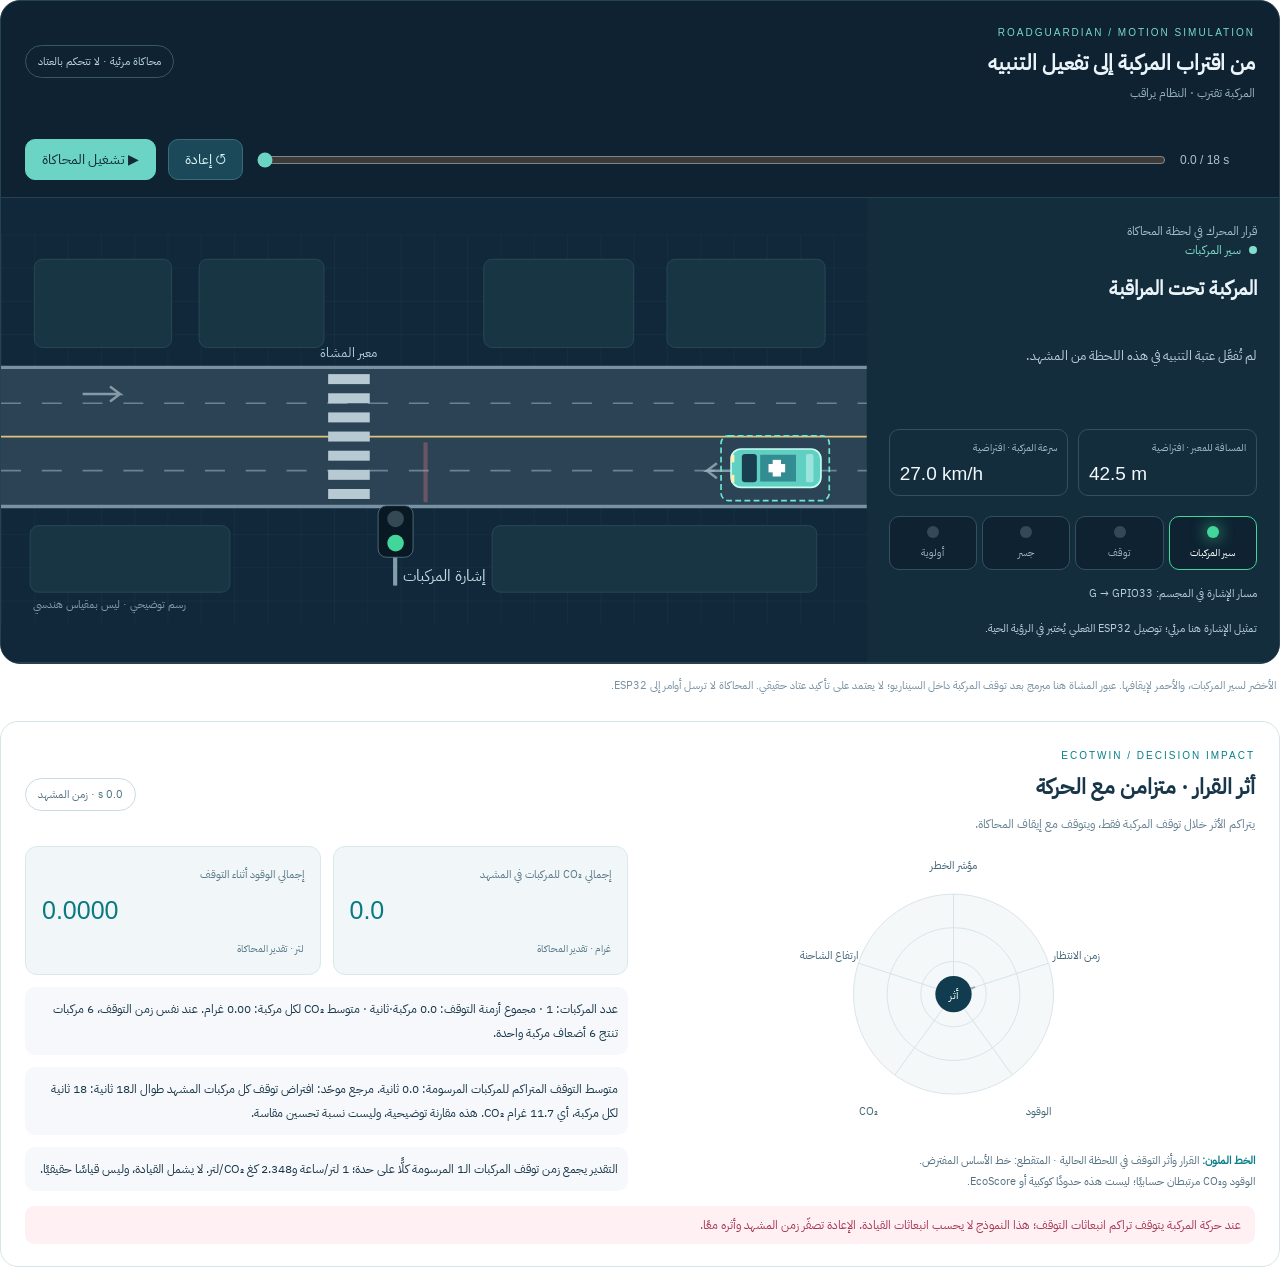
<file: docs/scenes/ambulance.html>
<!doctype html>
<html lang="ar" dir="rtl"><head><meta charset="utf-8"><meta name="viewport" content="width=device-width,initial-scale=1">
<style>
@font-face{font-family:Arabic;src:url([data-uri]) format('woff2')}
*{box-sizing:border-box}body{margin:0;background:transparent;color:#18364a;font:14px Arabic,Arial,sans-serif}button,input{font:inherit}button{cursor:pointer}button:focus-visible,input:focus-visible{outline:3px solid #f6bc61;outline-offset:3px}
.screen{background:#0e2231;border:1px solid #254254;border-radius:20px;overflow:hidden;color:#ebf4fa}.head{padding:20px 24px;display:flex;align-items:center;justify-content:space-between;gap:16px}.eyebrow{font:10px Arial;letter-spacing:2px;color:#78d9cd}.head h2{font-size:21px;margin:5px 0}.head p{margin:0;color:#9ab5c7;font-size:12px}.pill{font-size:11px;border:1px solid #37576b;border-radius:30px;padding:7px 12px;color:#b9d3e4;white-space:nowrap}
.layout{display:grid;grid-template-columns:minmax(0,2.1fr) minmax(245px,1fr);direction:ltr;gap:0}.road{background:#102839;position:relative;min-width:0;border-top:1px solid #254254;border-bottom:1px solid #254254}.road svg{width:100%;height:100%;min-height:300px;display:block}.decision{direction:rtl;background:#142d3d;padding:22px;border-top:1px solid #254254;border-bottom:1px solid #254254}.decision small{color:#a5bfd0}.decision h3{font-size:20px;min-height:58px;margin:14px 0 8px}.decision p{line-height:1.9;color:#bdd1de;font-size:13px;min-height:72px}.status{display:flex;align-items:center;gap:8px;color:#80dfcf;font-size:12px}.status i{height:8px;width:8px;border-radius:50%;background:currentColor}.stats{display:grid;grid-template-columns:1fr 1fr;gap:10px;margin-bottom:18px}.stat{border:1px solid #345060;border-radius:10px;padding:10px}.stat span{font-size:10px;color:#9fbacc;display:block}.stat b{direction:ltr;unicode-bidi:isolate;font:19px Arial;display:block;margin-top:8px;color:#f2f8fc}.leds{display:grid;grid-template-columns:repeat(4,1fr);gap:5px;margin-top:20px}.led{text-align:center;background:#0e2231;border:1px solid #345060;border-radius:10px;padding:9px 2px;font-size:10px;color:#9ab5c7}.led i{display:block;width:12px;height:12px;border-radius:50%;margin:0 auto 7px;background:#344857}.led.on i{background:var(--color);box-shadow:0 0 16px var(--color)}.led.on{color:white;border-color:var(--color)}.wiring{font-size:11px;color:#b8cddd;line-height:1.9;margin-top:14px}.controls{display:flex;gap:12px;align-items:center;padding:17px 24px;direction:ltr;flex-wrap:wrap}.controls button{background:#1b495a;color:#d9f6f2;border:1px solid #3b6b78;border-radius:10px;padding:9px 16px}.controls button.primary{background:#6bd4c5;color:#102a36;border-color:#6bd4c5}.controls input{accent-color:#6bd4c5;flex:1;min-width:100px}.time{font:12px Arial;color:#abc3d3;min-width:75px}.note{font-size:11px;color:#7891a3;line-height:1.9;margin:12px 4px 24px}.eco{border:1px solid #d7e4e9;border-radius:18px;background:white;padding:22px 24px;margin-top:20px}.eco h2{margin:5px 0;font-size:22px}.eco .eyebrow{color:#087f8a}.eco-head{display:flex;justify-content:space-between;align-items:center;gap:14px}.eco-head p{font-size:12px;color:#637f90}.eco-grid{display:grid;grid-template-columns:1fr 1fr;gap:24px;align-items:center}.eco svg{width:100%;max-height:300px}.eco-values{display:grid;grid-template-columns:1fr 1fr;gap:12px}.eco-card{background:#f1f7f8;border:1px solid #dae8eb;border-radius:12px;padding:16px}.eco-card span{font-size:11px;color:#59788a}.eco-card b{direction:ltr;unicode-bidi:isolate;display:block;font:25px Arial;color:#0a7982;margin:12px 0}.eco-card small{font-size:10px;color:#59788a}.comparison{grid-column:1/-1;font-size:12px;line-height:2;padding:10px;background:#f6f8fb;border-radius:10px}.legend{font-size:11px;color:#547182;line-height:1.9}.legend strong{color:#087f8a}.safety{font-size:12px;color:#a53751;background:#fff0f3;padding:10px 14px;border-radius:9px;margin-top:14px}.svgtext{font-family:Arabic,Arial,sans-serif}
@media(max-width:700px){.layout{grid-template-columns:1fr}.decision h3,.decision p{min-height:0}.eco-grid{grid-template-columns:1fr}.head,.eco{padding:16px}.head h2{font-size:18px}.head .pill{display:none}.road svg{min-height:220px}.controls{padding:14px}.eco-grid svg{max-height:260px}}
</style></head><body>
<section class="screen" aria-label="محاكاة حركة الطريق والإشارة">
<div class="head"><div><span class="eyebrow">ROADGUARDIAN / MOTION SIMULATION</span><h2>من اقتراب المركبة إلى تفعيل التنبيه</h2><p id="phase">المركبة تقترب · النظام يراقب</p></div><span class="pill">محاكاة مرئية · لا تتحكم بالعتاد</span></div>
<div class="controls"><button id="play" class="primary" aria-label="تشغيل المحاكاة">تشغيل المحاكاة ▶</button><button id="reset" aria-label="إعادة المحاكاة">إعادة ↺</button><input id="seek" type="range" min="0" max="18" step="0.1" value="0" aria-label="تقدم المحاكاة"><span class="time" id="time">0.0 / 18 s</span></div>
<div class="layout"><div class="road"><svg viewBox="0 0 1040 470" role="img" aria-label="مركبة متحركة ومعبر وإشارة تتغير حسب قرار المحرك">
<defs><pattern id="grid" width="40" height="40" patternUnits="userSpaceOnUse"><path d="M40 0H0V40" fill="none" stroke="#234252" stroke-width=".6"/></pattern><filter id="glow"><feGaussianBlur stdDeviation="5"/></filter></defs>
<rect width="1040" height="470" fill="url(#grid)"/>
<g fill="#183544" stroke="#2e4b59"><rect x="40" y="30" width="165" height="106" rx="10"/><rect x="238" y="30" width="150" height="106" rx="10"/><rect x="580" y="30" width="180" height="106" rx="10"/><rect x="800" y="30" width="190" height="106" rx="10"/><rect x="35" y="350" width="240" height="80" rx="10"/><rect x="590" y="350" width="390" height="80" rx="10"/></g>
<path d="M0 159H1040V327H0Z" fill="#2b4354"/><path d="M0 160H1040M0 327H1040" stroke="#7892a4" stroke-width="4"/><path d="M0 243H1040" stroke="#dfc37b" stroke-width="2"/><path d="M0 203H1040M0 284H1040" stroke="#688396" stroke-width="2" stroke-dasharray="24 25"/>
<g fill="#b7c8d5" opacity=".65"><path d="M98 192h45l-12-9m12 9l-12 9" fill="none" stroke="#b7c8d5" stroke-width="3"/><path d="M893 284h-45l12-9m-12 9l12 9" fill="none" stroke="#b7c8d5" stroke-width="3"/></g>
<g id="crosswalk" fill="#b7c9d3"><rect x="393" y="168" width="50" height="12"/><rect x="393" y="191" width="50" height="12"/><rect x="393" y="214" width="50" height="12"/><rect x="393" y="237" width="50" height="12"/><rect x="393" y="260" width="50" height="12"/><rect x="393" y="283" width="50" height="12"/><rect x="393" y="306" width="50" height="12"/></g>
<text x="417" y="148" text-anchor="middle" fill="#b5cddb" font-size="16" class="svgtext">معبر المشاة</text><path id="stopLine" d="M510 250V322" stroke="#ff7b8a" stroke-width="5" opacity=".3"/>
<g id="signal" transform="translate(478 348)"><rect x="-7" y="14" width="5" height="60" fill="#839eab"/><rect x="-25" y="-22" width="42" height="62" rx="10" fill="#091924" stroke="#597687"/><circle id="roadRed" cx="-4" cy="-6" r="10" fill="#354954"/><circle id="roadGreen" cx="-4" cy="23" r="10" fill="#42d69b"/><text x="55" y="69" text-anchor="middle" fill="#c1d9e5" font-size="19" class="svgtext">إشارة المركبات</text></g>
<g id="pedStatus" opacity="0"><rect id="pedBadge" x="90" y="88" width="280" height="49" rx="12" fill="#213d4b" stroke="#f5c16c"/><text id="pedLabel" x="230" y="119" text-anchor="middle" fill="#ffdb98" font-size="21" class="svgtext">مشاة يتجهون إلى المعبر</text></g>
<g id="pedestrian" transform="translate(417 390) scale(1.3)" opacity="0">
<ellipse cx="0" cy="47" rx="29" ry="8" fill="#071923" opacity=".7"/>
<rect x="-37" y="-60" width="74" height="118" rx="20" fill="#102c3c" fill-opacity=".7" stroke="#ffe0a2" stroke-width="2"/>
<circle cx="0" cy="-39" r="13" fill="#ffe0a2" stroke="#152e3d" stroke-width="2"/>
<path d="M-10-18Q0-24 10-18L13 12H-13Z" fill="#f4b74f" stroke="#ffe0a2" stroke-width="2"/>
<path id="pedArmLeft" d="M-10-13L-24 8" stroke="#ffe0a2" stroke-width="7" stroke-linecap="round"/>
<path id="pedArmRight" d="M10-13L24 8" stroke="#ffe0a2" stroke-width="7" stroke-linecap="round"/>
<path id="pedLegLeft" d="M-7 12L-13 44" stroke="#f5c16c" stroke-width="8" stroke-linecap="round"/>
<path id="pedLegRight" d="M7 12L13 44" stroke="#f5c16c" stroke-width="8" stroke-linecap="round"/>
</g>
<g id="bridge" opacity="0"><rect x="444" y="146" width="28" height="195" rx="6" fill="#6c8fa4"/><path d="M425 150h65M425 334h65" stroke="#98b7c9" stroke-width="12"/><rect x="415" y="94" width="88" height="40" rx="7" fill="#173f52" stroke="#7c9eaf"/><text x="459" y="120" text-anchor="middle" fill="#d7eaf5" font-size="23">4.5 m</text></g>
<g id="trafficQueue" aria-hidden="true"></g><path id="upperStopLine" d="M365 166V236" stroke="#ff7b8a" stroke-width="5" opacity="0"/>
<g id="queueBadge" opacity="0"><rect x="730" y="97" width="270" height="40" rx="10" fill="#403d28" stroke="#d6b96b"/><text x="865" y="123" text-anchor="middle" fill="#f7d98e" font-size="19" class="svgtext">ازدحام · 6 مركبات في اتجاهين</text></g>
<g id="car" transform="translate(930 281)"><rect x="-53" y="-23" width="108" height="46" rx="12" fill="#5fd0c2" stroke="#c5fff4" stroke-width="2"/><rect x="-40" y="-17" width="18" height="34" rx="4" fill="#183e50"/><path d="M-18-16H25V16H-18" fill="#338c91"/><rect x="37" y="-17" width="9" height="34" rx="2" fill="#9ae4dd"/><rect x="-53" y="-16" width="4" height="9" fill="#fff0af"/><rect x="-53" y="8" width="4" height="9" fill="#fff0af"/><g id="ambulanceMark" opacity="0" fill="#fff"><path d="M-3-10H7V10H-3Z"/><path d="M-8-5H12V5H-8Z"/></g><rect id="truckBox" x="-8" y="-30" width="62" height="60" rx="4" fill="#96b4cb" stroke="#daedff" opacity="0"/><text id="truckHeight" x="0" y="-45" text-anchor="middle" fill="#ffc3cd" font-size="15" opacity="0">5.0 m</text><rect id="carDetect" x="-65" y="-39" width="130" height="78" rx="9" fill="none" stroke="#6fe8d3" stroke-width="2" stroke-dasharray="7 4"/></g>
<path id="link" d="M510 280Q540 385 490 380" fill="none" stroke="#ff8c9d" stroke-width="2" stroke-dasharray="7 7" opacity="0"/><text x="130" y="449" text-anchor="middle" fill="#829dac" font-size="13" class="svgtext">رسم توضيحي · ليس بمقياس هندسي</text>
</svg></div><aside class="decision">
<small>قرار المحرك في لحظة المحاكاة</small><div class="status" id="status"><i></i><span id="statusLabel">مراقبة</span></div><h3 id="decisionTitle">المركبة تقترب</h3><p id="decisionText">راقب تغير الإشارة عندما تظهر حالة الخطر.</p>
<div class="stats"><div class="stat"><span>المسافة للمعبر · افتراضية</span><b id="distance">—</b></div><div class="stat"><span>سرعة المركبة · افتراضية</span><b id="speed">—</b></div></div>
<div class="leds"><div class="led" id="ledG" style="--color:#42d69b"><i></i>سير المركبات</div><div class="led" id="ledR" style="--color:#ff667e"><i></i>توقف</div><div class="led" id="ledB" style="--color:#f4c56e"><i></i>جسر</div><div class="led" id="ledE" style="--color:#6ee7b8"><i></i>أولوية</div></div>
<div class="wiring" id="wiring">خرج المجسم: G → GPIO33</div><div class="wiring">تمثيل الإشارة هنا مرئي؛ توصيل ESP32 الفعلي يُختبر في الرؤية الحية.</div>
</aside></div>

</section>
<p class="note">الأخضر لسير المركبات، والأحمر لإيقافها. عبور المشاة هنا مبرمج بعد توقف المركبة داخل السيناريو؛ لا يعتمد على تأكيد عتاد حقيقي. المحاكاة لا ترسل أوامر إلى ESP32.</p>
<section class="eco"><div class="eco-head"><div><span class="eyebrow">ECOTWIN / DECISION IMPACT</span><h2>أثر القرار · متزامن مع الحركة</h2><p>يتراكم الأثر خلال توقف المركبة فقط، ويتوقف مع إيقاف المحاكاة.</p></div><span class="pill" style="color:#527283;border-color:#c8dce3" id="ecoClock">0.0 s · زمن المشهد</span></div>
<div class="eco-grid"><div><svg viewBox="0 0 380 330" aria-label="رادار أثر القرار الافتراضي" role="img"><g transform="translate(190 164)">
<circle r="110" fill="#f4f8f9" stroke="#d5e3e8"/><circle r="73" fill="none" stroke="#d5e3e8"/><circle r="36" fill="none" stroke="#d5e3e8"/>
<g stroke="#d2e0e5"><path d="M0 0V-110M0 0L104.6-34M0 0L64.6 89M0 0L-64.6 89M0 0L-104.6-34"/></g>
<polygon id="ecoBase" fill="none" stroke="#9aafbb" stroke-width="2" stroke-dasharray="5 5"/><polygon id="ecoShape" fill="#42bfb438" stroke="#07878d" stroke-width="3"/>
<circle r="20" fill="#113c4f"/><text y="5" fill="white" text-anchor="middle" font-size="12" class="svgtext">أثر</text>
</g><g font-size="12" fill="#426579" text-anchor="middle" class="svgtext"><text x="190" y="26">مؤشر الخطر</text><text x="325" y="125">زمن الانتظار</text><text x="283" y="297">الوقود</text><text x="97" y="297">CO₂</text><text x="53" y="125">ارتفاع الشاحنة</text></g></svg><div class="legend"><strong>الخط الملون:</strong> القرار وأثر التوقف في اللحظة الحالية · <span>المتقطع: خط الأساس المفترض.</span><br>الوقود وCO₂ مرتبطان حسابيًا؛ ليست هذه حدودًا كوكبية أو EcoScore.</div></div>
<div class="eco-values"><div class="eco-card"><span>إجمالي CO₂ للمركبات في المشهد</span><b id="co2">—</b><small>غرام · تقدير المحاكاة</small></div><div class="eco-card"><span>إجمالي الوقود أثناء التوقف</span><b id="fuel">—</b><small>لتر · تقدير المحاكاة</small></div><div class="comparison" id="ecoAccounting"></div><div class="comparison" id="ecoComparison"></div><div class="comparison" id="ecoAssumptions"></div></div></div>
<div class="safety" id="ecoSafety">السلامة مستقلة عن المقارنة البيئية.</div>
</section>
<script id="simulationData" type="application/json">{"scenario": "AMBULANCE", "frames": [{"t": 0.0, "x": 930.0, "speed": 27.0, "pedestrian": false, "command": "G", "event": {"distance_m": 42.5, "relative_speed_kmh": 27.0, "pedestrian_present": false, "ambulance_present": false, "cloud_online": true, "model_confidence": 1.0, "truck_present": false, "truck_height_m": 0.0}, "outcome": {"ttc_s": 5.67, "risk": 5.0, "level": "NORMAL", "action": "MONITOR", "edge_active": true, "cloud_online": true, "truck_present": false, "truck_height_m": 0.0}, "phase": "\u0627\u0644\u0645\u0631\u0643\u0628\u0629 \u062a\u0642\u062a\u0631\u0628 \u00b7 \u0627\u0644\u0646\u0638\u0627\u0645 \u064a\u0631\u0627\u0642\u0628", "pedestrian_y": 390.0, "pedestrian_opacity": 0.0, "pedestrian_phase": "absent", "crossing_confirmed": false, "eco_current": {"vehicles": 1, "wait_s": 0.0, "vehicle_seconds": 0.0, "fuel_l": 0.0, "co2_kg": 0.0}}, {"t": 0.1, "x": 921.0, "speed": 27.0, "pedestrian": false, "command": "G", "event": {"distance_m": 41.75, "relative_speed_kmh": 27.0, "pedestrian_present": false, "ambulance_present": false, "cloud_online": true, "model_confidence": 1.0, "truck_present": false, "truck_height_m": 0.0}, "outcome": {"ttc_s": 5.57, "risk": 5.0, "level": "NORMAL", "action": "MONITOR", "edge_active": true, "cloud_online": true, "truck_present": false, "truck_height_m": 0.0}, "phase": "\u0627\u0644\u0645\u0631\u0643\u0628\u0629 \u062a\u0642\u062a\u0631\u0628 \u00b7 \u0627\u0644\u0646\u0638\u0627\u0645 \u064a\u0631\u0627\u0642\u0628", "pedestrian_y": 389.9445925925926, "pedestrian_opacity": 0.0, "pedestrian_phase": "absent", "crossing_confirmed": false, "eco_current": {"vehicles": 1, "wait_s": 0.0, "vehicle_seconds": 0.0, "fuel_l": 0.0, "co2_kg": 0.0}}, {"t": 0.2, "x": 912.0, "speed": 27.0, "pedestrian": false, "command": "G", "event": {"distance_m": 41.0, "relative_speed_kmh": 27.0, "pedestrian_present": false, "ambulance_present": false, "cloud_online": true, "model_confidence": 1.0, "truck_present": false, "truck_height_m": 0.0}, "outcome": {"ttc_s": 5.47, "risk": 5.0, "level": "NORMAL", "action": "MONITOR", "edge_active": true, "cloud_online": true, "truck_present": false, "truck_height_m": 0.0}, "phase": "\u0627\u0644\u0645\u0631\u0643\u0628\u0629 \u062a\u0642\u062a\u0631\u0628 \u00b7 \u0627\u0644\u0646\u0638\u0627\u0645 \u064a\u0631\u0627\u0642\u0628", "pedestrian_y": 389.7834074074074, "pedestrian_opacity": 0.0, "pedestrian_phase": "absent", "crossing_confirmed": false, "eco_current": {"vehicles": 1, "wait_s": 0.0, "vehicle_seconds": 0.0, "fuel_l": 0.0, "co2_kg": 0.0}}, {"t": 0.3, "x": 903.0, "speed": 27.0, "pedestrian": false, "command": "G", "event": {"distance_m": 40.25, "relative_speed_kmh": 27.0, "pedestrian_present": false, "ambulance_present": false, "cloud_online": true, "model_confidence": 1.0, "truck_present": false, "truck_height_m": 0.0}, "outcome": {"ttc_s": 5.37, "risk": 5.0, "level": "NORMAL", "action": "MONITOR", "edge_active": true, "cloud_online": true, "truck_present": false, "truck_height_m": 0.0}, "phase": "\u0627\u0644\u0645\u0631\u0643\u0628\u0629 \u062a\u0642\u062a\u0631\u0628 \u00b7 \u0627\u0644\u0646\u0638\u0627\u0645 \u064a\u0631\u0627\u0642\u0628", "pedestrian_y": 389.524, "pedestrian_opacity": 0.0, "pedestrian_phase": "absent", "crossing_confirmed": false, "eco_current": {"vehicles": 1, "wait_s": 0.0, "vehicle_seconds": 0.0, "fuel_l": 0.0, "co2_kg": 0.0}}, {"t": 0.4, "x": 894.0, "speed": 27.0, "pedestrian": false, "command": "G", "event": {"distance_m": 39.5, "relative_speed_kmh": 27.0, "pedestrian_present": false, "ambulance_present": false, "cloud_online": true, "model_confidence": 1.0, "truck_present": false, "truck_height_m": 0.0}, "outcome": {"ttc_s": 5.27, "risk": 5.0, "level": "NORMAL", "action": "MONITOR", "edge_active": true, "cloud_online": true, "truck_present": false, "truck_height_m": 0.0}, "phase": "\u0627\u0644\u0645\u0631\u0643\u0628\u0629 \u062a\u0642\u062a\u0631\u0628 \u00b7 \u0627\u0644\u0646\u0638\u0627\u0645 \u064a\u0631\u0627\u0642\u0628", "pedestrian_y": 389.1739259259259, "pedestrian_opacity": 0.0, "pedestrian_phase": "absent", "crossing_confirmed": false, "eco_current": {"vehicles": 1, "wait_s": 0.0, "vehicle_seconds": 0.0, "fuel_l": 0.0, "co2_kg": 0.0}}, {"t": 0.5, "x": 885.0, "speed": 27.0, "pedestrian": false, "command": "G", "event": {"distance_m": 38.75, "relative_speed_kmh": 27.0, "pedestrian_present": false, "ambulance_present": false, "cloud_online": true, "model_confidence": 1.0, "truck_present": false, "truck_height_m": 0.0}, "outcome": {"ttc_s": 5.17, "risk": 5.0, "level": "NORMAL", "action": "MONITOR", "edge_active": true, "cloud_online": true, "truck_present": false, "truck_height_m": 0.0}, "phase": "\u0627\u0644\u0645\u0631\u0643\u0628\u0629 \u062a\u0642\u062a\u0631\u0628 \u00b7 \u0627\u0644\u0646\u0638\u0627\u0645 \u064a\u0631\u0627\u0642\u0628", "pedestrian_y": 388.74074074074076, "pedestrian_opacity": 0.0, "pedestrian_phase": "absent", "crossing_confirmed": false, "eco_current": {"vehicles": 1, "wait_s": 0.0, "vehicle_seconds": 0.0, "fuel_l": 0.0, "co2_kg": 0.0}}, {"t": 0.6, "x": 876.0, "speed": 27.0, "pedestrian": false, "command": "G", "event": {"distance_m": 38.0, "relative_speed_kmh": 27.0, "pedestrian_present": false, "ambulance_present": false, "cloud_online": true, "model_confidence": 1.0, "truck_present": false, "truck_height_m": 0.0}, "outcome": {"ttc_s": 5.07, "risk": 5.0, "level": "NORMAL", "action": "MONITOR", "edge_active": true, "cloud_online": true, "truck_present": false, "truck_height_m": 0.0}, "phase": "\u0627\u0644\u0645\u0631\u0643\u0628\u0629 \u062a\u0642\u062a\u0631\u0628 \u00b7 \u0627\u0644\u0646\u0638\u0627\u0645 \u064a\u0631\u0627\u0642\u0628", "pedestrian_y": 388.232, "pedestrian_opacity": 0.0, "pedestrian_phase": "absent", "crossing_confirmed": false, "eco_current": {"vehicles": 1, "wait_s": 0.0, "vehicle_seconds": 0.0, "fuel_l": 0.0, "co2_kg": 0.0}}, {"t": 0.7, "x": 867.0, "speed": 27.0, "pedestrian": false, "command": "G", "event": {"distance_m": 37.25, "relative_speed_kmh": 27.0, "pedestrian_present": false, "ambulance_present": false, "cloud_online": true, "model_confidence": 1.0, "truck_present": false, "truck_height_m": 0.0}, "outcome": {"ttc_s": 4.97, "risk": 5.0, "level": "NORMAL", "action": "MONITOR", "edge_active": true, "cloud_online": true, "truck_present": false, "truck_height_m": 0.0}, "phase": "\u0627\u0644\u0645\u0631\u0643\u0628\u0629 \u062a\u0642\u062a\u0631\u0628 \u00b7 \u0627\u0644\u0646\u0638\u0627\u0645 \u064a\u0631\u0627\u0642\u0628", "pedestrian_y": 387.65525925925925, "pedestrian_opacity": 0.0, "pedestrian_phase": "absent", "crossing_confirmed": false, "eco_current": {"vehicles": 1, "wait_s": 0.0, "vehicle_seconds": 0.0, "fuel_l": 0.0, "co2_kg": 0.0}}, {"t": 0.8, "x": 858.0, "speed": 27.0, "pedestrian": false, "command": "G", "event": {"distance_m": 36.5, "relative_speed_kmh": 27.0, "pedestrian_present": false, "ambulance_present": false, "cloud_online": true, "model_confidence": 1.0, "truck_present": false, "truck_height_m": 0.0}, "outcome": {"ttc_s": 4.87, "risk": 5.0, "level": "NORMAL", "action": "MONITOR", "edge_active": true, "cloud_online": true, "truck_present": false, "truck_height_m": 0.0}, "phase": "\u0627\u0644\u0645\u0631\u0643\u0628\u0629 \u062a\u0642\u062a\u0631\u0628 \u00b7 \u0627\u0644\u0646\u0638\u0627\u0645 \u064a\u0631\u0627\u0642\u0628", "pedestrian_y": 387.0180740740741, "pedestrian_opacity": 0.0, "pedestrian_phase": "absent", "crossing_confirmed": false, "eco_current": {"vehicles": 1, "wait_s": 0.0, "vehicle_seconds": 0.0, "fuel_l": 0.0, "co2_kg": 0.0}}, {"t": 0.9, "x": 849.0, "speed": 27.0, "pedestrian": false, "command": "G", "event": {"distance_m": 35.75, "relative_speed_kmh": 27.0, "pedestrian_present": false, "ambulance_present": false, "cloud_online": true, "model_confidence": 1.0, "truck_present": false, "truck_height_m": 0.0}, "outcome": {"ttc_s": 4.77, "risk": 5.0, "level": "NORMAL", "action": "MONITOR", "edge_active": true, "cloud_online": true, "truck_present": false, "truck_height_m": 0.0}, "phase": "\u0627\u0644\u0645\u0631\u0643\u0628\u0629 \u062a\u0642\u062a\u0631\u0628 \u00b7 \u0627\u0644\u0646\u0638\u0627\u0645 \u064a\u0631\u0627\u0642\u0628", "pedestrian_y": 386.328, "pedestrian_opacity": 0.0, "pedestrian_phase": "absent", "crossing_confirmed": false, "eco_current": {"vehicles": 1, "wait_s": 0.0, "vehicle_seconds": 0.0, "fuel_l": 0.0, "co2_kg": 0.0}}, {"t": 1.0, "x": 840.0, "speed": 27.0, "pedestrian": false, "command": "G", "event": {"distance_m": 35.0, "relative_speed_kmh": 27.0, "pedestrian_present": false, "ambulance_present": false, "cloud_online": true, "model_confidence": 1.0, "truck_present": false, "truck_height_m": 0.0}, "outcome": {"ttc_s": 4.67, "risk": 5.0, "level": "NORMAL", "action": "MONITOR", "edge_active": true, "cloud_online": true, "truck_present": false, "truck_height_m": 0.0}, "phase": "\u0627\u0644\u0645\u0631\u0643\u0628\u0629 \u062a\u0642\u062a\u0631\u0628 \u00b7 \u0627\u0644\u0646\u0638\u0627\u0645 \u064a\u0631\u0627\u0642\u0628", "pedestrian_y": 385.5925925925926, "pedestrian_opacity": 0.0, "pedestrian_phase": "absent", "crossing_confirmed": false, "eco_current": {"vehicles": 1, "wait_s": 0.0, "vehicle_seconds": 0.0, "fuel_l": 0.0, "co2_kg": 0.0}}, {"t": 1.1, "x": 831.0, "speed": 27.0, "pedestrian": false, "command": "G", "event": {"distance_m": 34.25, "relative_speed_kmh": 27.0, "pedestrian_present": false, "ambulance_present": false, "cloud_online": true, "model_confidence": 1.0, "truck_present": false, "truck_height_m": 0.0}, "outcome": {"ttc_s": 4.57, "risk": 5.0, "level": "NORMAL", "action": "MONITOR", "edge_active": true, "cloud_online": true, "truck_present": false, "truck_height_m": 0.0}, "phase": "\u0627\u0644\u0645\u0631\u0643\u0628\u0629 \u062a\u0642\u062a\u0631\u0628 \u00b7 \u0627\u0644\u0646\u0638\u0627\u0645 \u064a\u0631\u0627\u0642\u0628", "pedestrian_y": 384.8194074074074, "pedestrian_opacity": 0.0, "pedestrian_phase": "absent", "crossing_confirmed": false, "eco_current": {"vehicles": 1, "wait_s": 0.0, "vehicle_seconds": 0.0, "fuel_l": 0.0, "co2_kg": 0.0}}, {"t": 1.2, "x": 822.0, "speed": 27.0, "pedestrian": false, "command": "G", "event": {"distance_m": 33.5, "relative_speed_kmh": 27.0, "pedestrian_present": false, "ambulance_present": false, "cloud_online": true, "model_confidence": 1.0, "truck_present": false, "truck_height_m": 0.0}, "outcome": {"ttc_s": 4.47, "risk": 5.0, "level": "NORMAL", "action": "MONITOR", "edge_active": true, "cloud_online": true, "truck_present": false, "truck_height_m": 0.0}, "phase": "\u0627\u0644\u0645\u0631\u0643\u0628\u0629 \u062a\u0642\u062a\u0631\u0628 \u00b7 \u0627\u0644\u0646\u0638\u0627\u0645 \u064a\u0631\u0627\u0642\u0628", "pedestrian_y": 384.016, "pedestrian_opacity": 0.0, "pedestrian_phase": "absent", "crossing_confirmed": false, "eco_current": {"vehicles": 1, "wait_s": 0.0, "vehicle_seconds": 0.0, "fuel_l": 0.0, "co2_kg": 0.0}}, {"t": 1.3, "x": 813.0, "speed": 27.0, "pedestrian": false, "command": "G", "event": {"distance_m": 32.75, "relative_speed_kmh": 27.0, "pedestrian_present": false, "ambulance_present": false, "cloud_online": true, "model_confidence": 1.0, "truck_present": false, "truck_height_m": 0.0}, "outcome": {"ttc_s": 4.37, "risk": 5.0, "level": "NORMAL", "action": "MONITOR", "edge_active": true, "cloud_online": true, "truck_present": false, "truck_height_m": 0.0}, "phase": "\u0627\u0644\u0645\u0631\u0643\u0628\u0629 \u062a\u0642\u062a\u0631\u0628 \u00b7 \u0627\u0644\u0646\u0638\u0627\u0645 \u064a\u0631\u0627\u0642\u0628", "pedestrian_y": 383.18992592592593, "pedestrian_opacity": 0.0, "pedestrian_phase": "absent", "crossing_confirmed": false, "eco_current": {"vehicles": 1, "wait_s": 0.0, "vehicle_seconds": 0.0, "fuel_l": 0.0, "co2_kg": 0.0}}, {"t": 1.4, "x": 804.0, "speed": 27.0, "pedestrian": false, "command": "G", "event": {"distance_m": 32.0, "relative_speed_kmh": 27.0, "pedestrian_present": false, "ambulance_present": false, "cloud_online": true, "model_confidence": 1.0, "truck_present": false, "truck_height_m": 0.0}, "outcome": {"ttc_s": 4.27, "risk": 5.0, "level": "NORMAL", "action": "MONITOR", "edge_active": true, "cloud_online": true, "truck_present": false, "truck_height_m": 0.0}, "phase": "\u0627\u0644\u0645\u0631\u0643\u0628\u0629 \u062a\u0642\u062a\u0631\u0628 \u00b7 \u0627\u0644\u0646\u0638\u0627\u0645 \u064a\u0631\u0627\u0642\u0628", "pedestrian_y": 382.34874074074077, "pedestrian_opacity": 0.0, "pedestrian_phase": "absent", "crossing_confirmed": false, "eco_current": {"vehicles": 1, "wait_s": 0.0, "vehicle_seconds": 0.0, "fuel_l": 0.0, "co2_kg": 0.0}}, {"t": 1.5, "x": 795.0, "speed": 27.0, "pedestrian": false, "command": "G", "event": {"distance_m": 31.25, "relative_speed_kmh": 27.0, "pedestrian_present": false, "ambulance_present": false, "cloud_online": true, "model_confidence": 1.0, "truck_present": false, "truck_height_m": 0.0}, "outcome": {"ttc_s": 4.17, "risk": 5.0, "level": "NORMAL", "action": "MONITOR", "edge_active": true, "cloud_online": true, "truck_present": false, "truck_height_m": 0.0}, "phase": "\u0627\u0644\u0645\u0631\u0643\u0628\u0629 \u062a\u0642\u062a\u0631\u0628 \u00b7 \u0627\u0644\u0646\u0638\u0627\u0645 \u064a\u0631\u0627\u0642\u0628", "pedestrian_y": 381.5, "pedestrian_opacity": 0.0, "pedestrian_phase": "absent", "crossing_confirmed": false, "eco_current": {"vehicles": 1, "wait_s": 0.0, "vehicle_seconds": 0.0, "fuel_l": 0.0, "co2_kg": 0.0}}, {"t": 1.6, "x": 786.0, "speed": 27.0, "pedestrian": false, "command": "G", "event": {"distance_m": 30.5, "relative_speed_kmh": 27.0, "pedestrian_present": false, "ambulance_present": false, "cloud_online": true, "model_confidence": 1.0, "truck_present": false, "truck_height_m": 0.0}, "outcome": {"ttc_s": 4.07, "risk": 5.0, "level": "NORMAL", "action": "MONITOR", "edge_active": true, "cloud_online": true, "truck_present": false, "truck_height_m": 0.0}, "phase": "\u0627\u0644\u0645\u0631\u0643\u0628\u0629 \u062a\u0642\u062a\u0631\u0628 \u00b7 \u0627\u0644\u0646\u0638\u0627\u0645 \u064a\u0631\u0627\u0642\u0628", "pedestrian_y": 380.65125925925923, "pedestrian_opacity": 0.0, "pedestrian_phase": "absent", "crossing_confirmed": false, "eco_current": {"vehicles": 1, "wait_s": 0.0, "vehicle_seconds": 0.0, "fuel_l": 0.0, "co2_kg": 0.0}}, {"t": 1.7, "x": 777.0, "speed": 27.0, "pedestrian": false, "command": "G", "event": {"distance_m": 29.75, "relative_speed_kmh": 27.0, "pedestrian_present": false, "ambulance_present": false, "cloud_online": true, "model_confidence": 1.0, "truck_present": false, "truck_height_m": 0.0}, "outcome": {"ttc_s": 3.97, "risk": 5.2, "level": "NORMAL", "action": "MONITOR", "edge_active": true, "cloud_online": true, "truck_present": false, "truck_height_m": 0.0}, "phase": "\u0627\u0644\u0645\u0631\u0643\u0628\u0629 \u062a\u0642\u062a\u0631\u0628 \u00b7 \u0627\u0644\u0646\u0638\u0627\u0645 \u064a\u0631\u0627\u0642\u0628", "pedestrian_y": 379.81007407407407, "pedestrian_opacity": 0.0, "pedestrian_phase": "absent", "crossing_confirmed": false, "eco_current": {"vehicles": 1, "wait_s": 0.0, "vehicle_seconds": 0.0, "fuel_l": 0.0, "co2_kg": 0.0}}, {"t": 1.8, "x": 768.0, "speed": 27.0, "pedestrian": false, "command": "G", "event": {"distance_m": 29.0, "relative_speed_kmh": 27.0, "pedestrian_present": false, "ambulance_present": false, "cloud_online": true, "model_confidence": 1.0, "truck_present": false, "truck_height_m": 0.0}, "outcome": {"ttc_s": 3.87, "risk": 5.7, "level": "NORMAL", "action": "MONITOR", "edge_active": true, "cloud_online": true, "truck_present": false, "truck_height_m": 0.0}, "phase": "\u0627\u0644\u0645\u0631\u0643\u0628\u0629 \u062a\u0642\u062a\u0631\u0628 \u00b7 \u0627\u0644\u0646\u0638\u0627\u0645 \u064a\u0631\u0627\u0642\u0628", "pedestrian_y": 378.984, "pedestrian_opacity": 0.0, "pedestrian_phase": "absent", "crossing_confirmed": false, "eco_current": {"vehicles": 1, "wait_s": 0.0, "vehicle_seconds": 0.0, "fuel_l": 0.0, "co2_kg": 0.0}}, {"t": 1.9, "x": 759.0, "speed": 27.0, "pedestrian": false, "command": "G", "event": {"distance_m": 28.25, "relative_speed_kmh": 27.0, "pedestrian_present": false, "ambulance_present": false, "cloud_online": true, "model_confidence": 1.0, "truck_present": false, "truck_height_m": 0.0}, "outcome": {"ttc_s": 3.77, "risk": 6.2, "level": "NORMAL", "action": "MONITOR", "edge_active": true, "cloud_online": true, "truck_present": false, "truck_height_m": 0.0}, "phase": "\u0627\u0644\u0645\u0631\u0643\u0628\u0629 \u062a\u0642\u062a\u0631\u0628 \u00b7 \u0627\u0644\u0646\u0638\u0627\u0645 \u064a\u0631\u0627\u0642\u0628", "pedestrian_y": 378.1805925925926, "pedestrian_opacity": 0.0, "pedestrian_phase": "absent", "crossing_confirmed": false, "eco_current": {"vehicles": 1, "wait_s": 0.0, "vehicle_seconds": 0.0, "fuel_l": 0.0, "co2_kg": 0.0}}, {"t": 2.0, "x": 750.0, "speed": 27.0, "pedestrian": false, "command": "G", "event": {"distance_m": 27.5, "relative_speed_kmh": 27.0, "pedestrian_present": false, "ambulance_present": false, "cloud_online": true, "model_confidence": 1.0, "truck_present": false, "truck_height_m": 0.0}, "outcome": {"ttc_s": 3.67, "risk": 6.7, "level": "NORMAL", "action": "MONITOR", "edge_active": true, "cloud_online": true, "truck_present": false, "truck_height_m": 0.0}, "phase": "\u0627\u0644\u0645\u0631\u0643\u0628\u0629 \u062a\u0642\u062a\u0631\u0628 \u00b7 \u0627\u0644\u0646\u0638\u0627\u0645 \u064a\u0631\u0627\u0642\u0628", "pedestrian_y": 377.4074074074074, "pedestrian_opacity": 0.0, "pedestrian_phase": "absent", "crossing_confirmed": false, "eco_current": {"vehicles": 1, "wait_s": 0.0, "vehicle_seconds": 0.0, "fuel_l": 0.0, "co2_kg": 0.0}}, {"t": 2.1, "x": 741.0, "speed": 27.0, "pedestrian": false, "command": "G", "event": {"distance_m": 26.75, "relative_speed_kmh": 27.0, "pedestrian_present": false, "ambulance_present": false, "cloud_online": true, "model_confidence": 1.0, "truck_present": false, "truck_height_m": 0.0}, "outcome": {"ttc_s": 3.57, "risk": 7.2, "level": "NORMAL", "action": "MONITOR", "edge_active": true, "cloud_online": true, "truck_present": false, "truck_height_m": 0.0}, "phase": "\u0627\u0644\u0645\u0631\u0643\u0628\u0629 \u062a\u0642\u062a\u0631\u0628 \u00b7 \u0627\u0644\u0646\u0638\u0627\u0645 \u064a\u0631\u0627\u0642\u0628", "pedestrian_y": 376.672, "pedestrian_opacity": 0.0, "pedestrian_phase": "absent", "crossing_confirmed": false, "eco_current": {"vehicles": 1, "wait_s": 0.0, "vehicle_seconds": 0.0, "fuel_l": 0.0, "co2_kg": 0.0}}, {"t": 2.2, "x": 732.0, "speed": 27.0, "pedestrian": false, "command": "G", "event": {"distance_m": 26.0, "relative_speed_kmh": 27.0, "pedestrian_present": false, "ambulance_present": false, "cloud_online": true, "model_confidence": 1.0, "truck_present": false, "truck_height_m": 0.0}, "outcome": {"ttc_s": 3.47, "risk": 7.7, "level": "NORMAL", "action": "MONITOR", "edge_active": true, "cloud_online": true, "truck_present": false, "truck_height_m": 0.0}, "phase": "\u0627\u0644\u0645\u0631\u0643\u0628\u0629 \u062a\u0642\u062a\u0631\u0628 \u00b7 \u0627\u0644\u0646\u0638\u0627\u0645 \u064a\u0631\u0627\u0642\u0628", "pedestrian_y": 375.9819259259259, "pedestrian_opacity": 0.0, "pedestrian_phase": "absent", "crossing_confirmed": false, "eco_current": {"vehicles": 1, "wait_s": 0.0, "vehicle_seconds": 0.0, "fuel_l": 0.0, "co2_kg": 0.0}}, {"t": 2.3, "x": 723.0, "speed": 27.0, "pedestrian": false, "command": "G", "event": {"distance_m": 25.25, "relative_speed_kmh": 27.0, "pedestrian_present": false, "ambulance_present": false, "cloud_online": true, "model_confidence": 1.0, "truck_present": false, "truck_height_m": 0.0}, "outcome": {"ttc_s": 3.37, "risk": 8.2, "level": "NORMAL", "action": "MONITOR", "edge_active": true, "cloud_online": true, "truck_present": false, "truck_height_m": 0.0}, "phase": "\u0627\u0644\u0645\u0631\u0643\u0628\u0629 \u062a\u0642\u062a\u0631\u0628 \u00b7 \u0627\u0644\u0646\u0638\u0627\u0645 \u064a\u0631\u0627\u0642\u0628", "pedestrian_y": 375.34474074074075, "pedestrian_opacity": 0.0, "pedestrian_phase": "absent", "crossing_confirmed": false, "eco_current": {"vehicles": 1, "wait_s": 0.0, "vehicle_seconds": 0.0, "fuel_l": 0.0, "co2_kg": 0.0}}, {"t": 2.4, "x": 714.0, "speed": 27.0, "pedestrian": false, "command": "G", "event": {"distance_m": 24.5, "relative_speed_kmh": 27.0, "pedestrian_present": false, "ambulance_present": false, "cloud_online": true, "model_confidence": 1.0, "truck_present": false, "truck_height_m": 0.0}, "outcome": {"ttc_s": 3.27, "risk": 8.7, "level": "NORMAL", "action": "MONITOR", "edge_active": true, "cloud_online": true, "truck_present": false, "truck_height_m": 0.0}, "phase": "\u0627\u0644\u0645\u0631\u0643\u0628\u0629 \u062a\u0642\u062a\u0631\u0628 \u00b7 \u0627\u0644\u0646\u0638\u0627\u0645 \u064a\u0631\u0627\u0642\u0628", "pedestrian_y": 374.76800000000003, "pedestrian_opacity": 0.0, "pedestrian_phase": "absent", "crossing_confirmed": false, "eco_current": {"vehicles": 1, "wait_s": 0.0, "vehicle_seconds": 0.0, "fuel_l": 0.0, "co2_kg": 0.0}}, {"t": 2.5, "x": 705.0, "speed": 27.0, "pedestrian": false, "command": "G", "event": {"distance_m": 23.75, "relative_speed_kmh": 27.0, "pedestrian_present": false, "ambulance_present": false, "cloud_online": true, "model_confidence": 1.0, "truck_present": false, "truck_height_m": 0.0}, "outcome": {"ttc_s": 3.17, "risk": 9.2, "level": "NORMAL", "action": "MONITOR", "edge_active": true, "cloud_online": true, "truck_present": false, "truck_height_m": 0.0}, "phase": "\u0627\u0644\u0645\u0631\u0643\u0628\u0629 \u062a\u0642\u062a\u0631\u0628 \u00b7 \u0627\u0644\u0646\u0638\u0627\u0645 \u064a\u0631\u0627\u0642\u0628", "pedestrian_y": 374.25925925925924, "pedestrian_opacity": 0.0, "pedestrian_phase": "absent", "crossing_confirmed": false, "eco_current": {"vehicles": 1, "wait_s": 0.0, "vehicle_seconds": 0.0, "fuel_l": 0.0, "co2_kg": 0.0}}, {"t": 2.6, "x": 696.0, "speed": 27.0, "pedestrian": false, "command": "G", "event": {"distance_m": 23.0, "relative_speed_kmh": 27.0, "pedestrian_present": false, "ambulance_present": false, "cloud_online": true, "model_confidence": 1.0, "truck_present": false, "truck_height_m": 0.0}, "outcome": {"ttc_s": 3.07, "risk": 9.7, "level": "NORMAL", "action": "MONITOR", "edge_active": true, "cloud_online": true, "truck_present": false, "truck_height_m": 0.0}, "phase": "\u0627\u0644\u0645\u0631\u0643\u0628\u0629 \u062a\u0642\u062a\u0631\u0628 \u00b7 \u0627\u0644\u0646\u0638\u0627\u0645 \u064a\u0631\u0627\u0642\u0628", "pedestrian_y": 373.8260740740741, "pedestrian_opacity": 0.0, "pedestrian_phase": "absent", "crossing_confirmed": false, "eco_current": {"vehicles": 1, "wait_s": 0.0, "vehicle_seconds": 0.0, "fuel_l": 0.0, "co2_kg": 0.0}}, {"t": 2.7, "x": 687.0, "speed": 27.0, "pedestrian": false, "command": "G", "event": {"distance_m": 22.25, "relative_speed_kmh": 27.0, "pedestrian_present": false, "ambulance_present": false, "cloud_online": true, "model_confidence": 1.0, "truck_present": false, "truck_height_m": 0.0}, "outcome": {"ttc_s": 2.97, "risk": 10.2, "level": "NORMAL", "action": "MONITOR", "edge_active": true, "cloud_online": true, "truck_present": false, "truck_height_m": 0.0}, "phase": "\u0627\u0644\u0645\u0631\u0643\u0628\u0629 \u062a\u0642\u062a\u0631\u0628 \u00b7 \u0627\u0644\u0646\u0638\u0627\u0645 \u064a\u0631\u0627\u0642\u0628", "pedestrian_y": 373.476, "pedestrian_opacity": 0.0, "pedestrian_phase": "absent", "crossing_confirmed": false, "eco_current": {"vehicles": 1, "wait_s": 0.0, "vehicle_seconds": 0.0, "fuel_l": 0.0, "co2_kg": 0.0}}, {"t": 2.8, "x": 678.0, "speed": 27.0, "pedestrian": false, "command": "G", "event": {"distance_m": 21.5, "relative_speed_kmh": 27.0, "pedestrian_present": false, "ambulance_present": false, "cloud_online": true, "model_confidence": 1.0, "truck_present": false, "truck_height_m": 0.0}, "outcome": {"ttc_s": 2.87, "risk": 10.7, "level": "NORMAL", "action": "MONITOR", "edge_active": true, "cloud_online": true, "truck_present": false, "truck_height_m": 0.0}, "phase": "\u0627\u0644\u0645\u0631\u0643\u0628\u0629 \u062a\u0642\u062a\u0631\u0628 \u00b7 \u0627\u0644\u0646\u0638\u0627\u0645 \u064a\u0631\u0627\u0642\u0628", "pedestrian_y": 373.2165925925926, "pedestrian_opacity": 0.0, "pedestrian_phase": "absent", "crossing_confirmed": false, "eco_current": {"vehicles": 1, "wait_s": 0.0, "vehicle_seconds": 0.0, "fuel_l": 0.0, "co2_kg": 0.0}}, {"t": 2.9, "x": 669.0, "speed": 27.0, "pedestrian": false, "command": "G", "event": {"distance_m": 20.75, "relative_speed_kmh": 27.0, "pedestrian_present": false, "ambulance_present": false, "cloud_online": true, "model_confidence": 1.0, "truck_present": false, "truck_height_m": 0.0}, "outcome": {"ttc_s": 2.77, "risk": 11.2, "level": "NORMAL", "action": "MONITOR", "edge_active": true, "cloud_online": true, "truck_present": false, "truck_height_m": 0.0}, "phase": "\u0627\u0644\u0645\u0631\u0643\u0628\u0629 \u062a\u0642\u062a\u0631\u0628 \u00b7 \u0627\u0644\u0646\u0638\u0627\u0645 \u064a\u0631\u0627\u0642\u0628", "pedestrian_y": 373.0554074074074, "pedestrian_opacity": 0.0, "pedestrian_phase": "absent", "crossing_confirmed": false, "eco_current": {"vehicles": 1, "wait_s": 0.0, "vehicle_seconds": 0.0, "fuel_l": 0.0, "co2_kg": 0.0}}, {"t": 3.0, "x": 660.0, "speed": 27.0, "pedestrian": false, "command": "E", "event": {"distance_m": 20.0, "relative_speed_kmh": 27.0, "pedestrian_present": false, "ambulance_present": true, "cloud_online": true, "model_confidence": 1.0, "truck_present": false, "truck_height_m": 0.0}, "outcome": {"ttc_s": 2.67, "risk": 11.7, "level": "EMERGENCY_PRIORITY", "action": "PRIORITY_SIMULATION", "edge_active": true, "cloud_online": true, "truck_present": false, "truck_height_m": 0.0}, "phase": "\u0623\u0648\u0644\u0648\u064a\u0629 \u0625\u0633\u0639\u0627\u0641 \u062a\u062c\u0631\u064a\u0628\u064a\u0629", "pedestrian_y": 373, "pedestrian_opacity": 0.0, "pedestrian_phase": "absent", "crossing_confirmed": false, "eco_current": {"vehicles": 1, "wait_s": 0.0, "vehicle_seconds": 0.0, "fuel_l": 0.0, "co2_kg": 0.0}}, {"t": 3.1, "x": 651.0, "speed": 27.0, "pedestrian": false, "command": "E", "event": {"distance_m": 19.25, "relative_speed_kmh": 27.0, "pedestrian_present": false, "ambulance_present": true, "cloud_online": true, "model_confidence": 1.0, "truck_present": false, "truck_height_m": 0.0}, "outcome": {"ttc_s": 2.57, "risk": 12.2, "level": "EMERGENCY_PRIORITY", "action": "PRIORITY_SIMULATION", "edge_active": true, "cloud_online": true, "truck_present": false, "truck_height_m": 0.0}, "phase": "\u0623\u0648\u0644\u0648\u064a\u0629 \u0625\u0633\u0639\u0627\u0641 \u062a\u062c\u0631\u064a\u0628\u064a\u0629", "pedestrian_y": 373, "pedestrian_opacity": 0.0, "pedestrian_phase": "absent", "crossing_confirmed": false, "eco_current": {"vehicles": 1, "wait_s": 0.0, "vehicle_seconds": 0.0, "fuel_l": 0.0, "co2_kg": 0.0}}, {"t": 3.2, "x": 642.0, "speed": 27.0, "pedestrian": false, "command": "E", "event": {"distance_m": 18.5, "relative_speed_kmh": 27.0, "pedestrian_present": false, "ambulance_present": true, "cloud_online": true, "model_confidence": 1.0, "truck_present": false, "truck_height_m": 0.0}, "outcome": {"ttc_s": 2.47, "risk": 12.7, "level": "EMERGENCY_PRIORITY", "action": "PRIORITY_SIMULATION", "edge_active": true, "cloud_online": true, "truck_present": false, "truck_height_m": 0.0}, "phase": "\u0623\u0648\u0644\u0648\u064a\u0629 \u0625\u0633\u0639\u0627\u0641 \u062a\u062c\u0631\u064a\u0628\u064a\u0629", "pedestrian_y": 373, "pedestrian_opacity": 0.0, "pedestrian_phase": "absent", "crossing_confirmed": false, "eco_current": {"vehicles": 1, "wait_s": 0.0, "vehicle_seconds": 0.0, "fuel_l": 0.0, "co2_kg": 0.0}}, {"t": 3.3, "x": 633.0, "speed": 27.0, "pedestrian": false, "command": "E", "event": {"distance_m": 17.75, "relative_speed_kmh": 27.0, "pedestrian_present": false, "ambulance_present": true, "cloud_online": true, "model_confidence": 1.0, "truck_present": false, "truck_height_m": 0.0}, "outcome": {"ttc_s": 2.37, "risk": 13.2, "level": "EMERGENCY_PRIORITY", "action": "PRIORITY_SIMULATION", "edge_active": true, "cloud_online": true, "truck_present": false, "truck_height_m": 0.0}, "phase": "\u0623\u0648\u0644\u0648\u064a\u0629 \u0625\u0633\u0639\u0627\u0641 \u062a\u062c\u0631\u064a\u0628\u064a\u0629", "pedestrian_y": 373, "pedestrian_opacity": 0.0, "pedestrian_phase": "absent", "crossing_confirmed": false, "eco_current": {"vehicles": 1, "wait_s": 0.0, "vehicle_seconds": 0.0, "fuel_l": 0.0, "co2_kg": 0.0}}, {"t": 3.4, "x": 624.0, "speed": 27.0, "pedestrian": false, "command": "E", "event": {"distance_m": 17.0, "relative_speed_kmh": 27.0, "pedestrian_present": false, "ambulance_present": true, "cloud_online": true, "model_confidence": 1.0, "truck_present": false, "truck_height_m": 0.0}, "outcome": {"ttc_s": 2.27, "risk": 13.7, "level": "EMERGENCY_PRIORITY", "action": "PRIORITY_SIMULATION", "edge_active": true, "cloud_online": true, "truck_present": false, "truck_height_m": 0.0}, "phase": "\u0623\u0648\u0644\u0648\u064a\u0629 \u0625\u0633\u0639\u0627\u0641 \u062a\u062c\u0631\u064a\u0628\u064a\u0629", "pedestrian_y": 373, "pedestrian_opacity": 0.0, "pedestrian_phase": "absent", "crossing_confirmed": false, "eco_current": {"vehicles": 1, "wait_s": 0.0, "vehicle_seconds": 0.0, "fuel_l": 0.0, "co2_kg": 0.0}}, {"t": 3.5, "x": 615.0, "speed": 27.0, "pedestrian": false, "command": "E", "event": {"distance_m": 16.25, "relative_speed_kmh": 27.0, "pedestrian_present": false, "ambulance_present": true, "cloud_online": true, "model_confidence": 1.0, "truck_present": false, "truck_height_m": 0.0}, "outcome": {"ttc_s": 2.17, "risk": 14.2, "level": "EMERGENCY_PRIORITY", "action": "PRIORITY_SIMULATION", "edge_active": true, "cloud_online": true, "truck_present": false, "truck_height_m": 0.0}, "phase": "\u0623\u0648\u0644\u0648\u064a\u0629 \u0625\u0633\u0639\u0627\u0641 \u062a\u062c\u0631\u064a\u0628\u064a\u0629", "pedestrian_y": 373, "pedestrian_opacity": 0.0, "pedestrian_phase": "absent", "crossing_confirmed": false, "eco_current": {"vehicles": 1, "wait_s": 0.0, "vehicle_seconds": 0.0, "fuel_l": 0.0, "co2_kg": 0.0}}, {"t": 3.6, "x": 606.0, "speed": 27.0, "pedestrian": false, "command": "E", "event": {"distance_m": 15.5, "relative_speed_kmh": 27.0, "pedestrian_present": false, "ambulance_present": true, "cloud_online": true, "model_confidence": 1.0, "truck_present": false, "truck_height_m": 0.0}, "outcome": {"ttc_s": 2.07, "risk": 14.7, "level": "EMERGENCY_PRIORITY", "action": "PRIORITY_SIMULATION", "edge_active": true, "cloud_online": true, "truck_present": false, "truck_height_m": 0.0}, "phase": "\u0623\u0648\u0644\u0648\u064a\u0629 \u0625\u0633\u0639\u0627\u0641 \u062a\u062c\u0631\u064a\u0628\u064a\u0629", "pedestrian_y": 373, "pedestrian_opacity": 0.0, "pedestrian_phase": "absent", "crossing_confirmed": false, "eco_current": {"vehicles": 1, "wait_s": 0.0, "vehicle_seconds": 0.0, "fuel_l": 0.0, "co2_kg": 0.0}}, {"t": 3.7, "x": 597.0, "speed": 27.0, "pedestrian": false, "command": "E", "event": {"distance_m": 14.75, "relative_speed_kmh": 27.0, "pedestrian_present": false, "ambulance_present": true, "cloud_online": true, "model_confidence": 1.0, "truck_present": false, "truck_height_m": 0.0}, "outcome": {"ttc_s": 1.97, "risk": 15.0, "level": "EMERGENCY_PRIORITY", "action": "PRIORITY_SIMULATION", "edge_active": true, "cloud_online": true, "truck_present": false, "truck_height_m": 0.0}, "phase": "\u0623\u0648\u0644\u0648\u064a\u0629 \u0625\u0633\u0639\u0627\u0641 \u062a\u062c\u0631\u064a\u0628\u064a\u0629", "pedestrian_y": 373, "pedestrian_opacity": 0.0, "pedestrian_phase": "absent", "crossing_confirmed": false, "eco_current": {"vehicles": 1, "wait_s": 0.0, "vehicle_seconds": 0.0, "fuel_l": 0.0, "co2_kg": 0.0}}, {"t": 3.8, "x": 588.0, "speed": 27.0, "pedestrian": false, "command": "E", "event": {"distance_m": 14.0, "relative_speed_kmh": 27.0, "pedestrian_present": false, "ambulance_present": true, "cloud_online": true, "model_confidence": 1.0, "truck_present": false, "truck_height_m": 0.0}, "outcome": {"ttc_s": 1.87, "risk": 15.0, "level": "EMERGENCY_PRIORITY", "action": "PRIORITY_SIMULATION", "edge_active": true, "cloud_online": true, "truck_present": false, "truck_height_m": 0.0}, "phase": "\u0623\u0648\u0644\u0648\u064a\u0629 \u0625\u0633\u0639\u0627\u0641 \u062a\u062c\u0631\u064a\u0628\u064a\u0629", "pedestrian_y": 373, "pedestrian_opacity": 0.0, "pedestrian_phase": "absent", "crossing_confirmed": false, "eco_current": {"vehicles": 1, "wait_s": 0.0, "vehicle_seconds": 0.0, "fuel_l": 0.0, "co2_kg": 0.0}}, {"t": 3.9, "x": 579.0, "speed": 27.0, "pedestrian": false, "command": "E", "event": {"distance_m": 13.25, "relative_speed_kmh": 27.0, "pedestrian_present": false, "ambulance_present": true, "cloud_online": true, "model_confidence": 1.0, "truck_present": false, "truck_height_m": 0.0}, "outcome": {"ttc_s": 1.77, "risk": 15.0, "level": "EMERGENCY_PRIORITY", "action": "PRIORITY_SIMULATION", "edge_active": true, "cloud_online": true, "truck_present": false, "truck_height_m": 0.0}, "phase": "\u0623\u0648\u0644\u0648\u064a\u0629 \u0625\u0633\u0639\u0627\u0641 \u062a\u062c\u0631\u064a\u0628\u064a\u0629", "pedestrian_y": 373, "pedestrian_opacity": 0.0, "pedestrian_phase": "absent", "crossing_confirmed": false, "eco_current": {"vehicles": 1, "wait_s": 0.0, "vehicle_seconds": 0.0, "fuel_l": 0.0, "co2_kg": 0.0}}, {"t": 4.0, "x": 570.0, "speed": 27.0, "pedestrian": false, "command": "E", "event": {"distance_m": 12.5, "relative_speed_kmh": 27.0, "pedestrian_present": false, "ambulance_present": true, "cloud_online": true, "model_confidence": 1.0, "truck_present": false, "truck_height_m": 0.0}, "outcome": {"ttc_s": 1.67, "risk": 15.0, "level": "EMERGENCY_PRIORITY", "action": "PRIORITY_SIMULATION", "edge_active": true, "cloud_online": true, "truck_present": false, "truck_height_m": 0.0}, "phase": "\u0623\u0648\u0644\u0648\u064a\u0629 \u0625\u0633\u0639\u0627\u0641 \u062a\u062c\u0631\u064a\u0628\u064a\u0629", "pedestrian_y": 373, "pedestrian_opacity": 0.0, "pedestrian_phase": "absent", "crossing_confirmed": false, "eco_current": {"vehicles": 1, "wait_s": 0.0, "vehicle_seconds": 0.0, "fuel_l": 0.0, "co2_kg": 0.0}}, {"t": 4.1, "x": 561.0, "speed": 27.0, "pedestrian": false, "command": "E", "event": {"distance_m": 11.75, "relative_speed_kmh": 27.0, "pedestrian_present": false, "ambulance_present": true, "cloud_online": true, "model_confidence": 1.0, "truck_present": false, "truck_height_m": 0.0}, "outcome": {"ttc_s": 1.57, "risk": 15.0, "level": "EMERGENCY_PRIORITY", "action": "PRIORITY_SIMULATION", "edge_active": true, "cloud_online": true, "truck_present": false, "truck_height_m": 0.0}, "phase": "\u0623\u0648\u0644\u0648\u064a\u0629 \u0625\u0633\u0639\u0627\u0641 \u062a\u062c\u0631\u064a\u0628\u064a\u0629", "pedestrian_y": 373, "pedestrian_opacity": 0.0, "pedestrian_phase": "absent", "crossing_confirmed": false, "eco_current": {"vehicles": 1, "wait_s": 0.0, "vehicle_seconds": 0.0, "fuel_l": 0.0, "co2_kg": 0.0}}, {"t": 4.2, "x": 552.0, "speed": 27.0, "pedestrian": false, "command": "E", "event": {"distance_m": 11.0, "relative_speed_kmh": 27.0, "pedestrian_present": false, "ambulance_present": true, "cloud_online": true, "model_confidence": 1.0, "truck_present": false, "truck_height_m": 0.0}, "outcome": {"ttc_s": 1.47, "risk": 15.0, "level": "EMERGENCY_PRIORITY", "action": "PRIORITY_SIMULATION", "edge_active": true, "cloud_online": true, "truck_present": false, "truck_height_m": 0.0}, "phase": "\u0623\u0648\u0644\u0648\u064a\u0629 \u0625\u0633\u0639\u0627\u0641 \u062a\u062c\u0631\u064a\u0628\u064a\u0629", "pedestrian_y": 373, "pedestrian_opacity": 0.0, "pedestrian_phase": "absent", "crossing_confirmed": false, "eco_current": {"vehicles": 1, "wait_s": 0.0, "vehicle_seconds": 0.0, "fuel_l": 0.0, "co2_kg": 0.0}}, {"t": 4.3, "x": 543.0, "speed": 27.0, "pedestrian": false, "command": "E", "event": {"distance_m": 10.25, "relative_speed_kmh": 27.0, "pedestrian_present": false, "ambulance_present": true, "cloud_online": true, "model_confidence": 1.0, "truck_present": false, "truck_height_m": 0.0}, "outcome": {"ttc_s": 1.37, "risk": 15.0, "level": "EMERGENCY_PRIORITY", "action": "PRIORITY_SIMULATION", "edge_active": true, "cloud_online": true, "truck_present": false, "truck_height_m": 0.0}, "phase": "\u0623\u0648\u0644\u0648\u064a\u0629 \u0625\u0633\u0639\u0627\u0641 \u062a\u062c\u0631\u064a\u0628\u064a\u0629", "pedestrian_y": 373, "pedestrian_opacity": 0.0, "pedestrian_phase": "absent", "crossing_confirmed": false, "eco_current": {"vehicles": 1, "wait_s": 0.0, "vehicle_seconds": 0.0, "fuel_l": 0.0, "co2_kg": 0.0}}, {"t": 4.4, "x": 534.0, "speed": 27.0, "pedestrian": false, "command": "E", "event": {"distance_m": 9.5, "relative_speed_kmh": 27.0, "pedestrian_present": false, "ambulance_present": true, "cloud_online": true, "model_confidence": 1.0, "truck_present": false, "truck_height_m": 0.0}, "outcome": {"ttc_s": 1.27, "risk": 15.0, "level": "EMERGENCY_PRIORITY", "action": "PRIORITY_SIMULATION", "edge_active": true, "cloud_online": true, "truck_present": false, "truck_height_m": 0.0}, "phase": "\u0623\u0648\u0644\u0648\u064a\u0629 \u0625\u0633\u0639\u0627\u0641 \u062a\u062c\u0631\u064a\u0628\u064a\u0629", "pedestrian_y": 373, "pedestrian_opacity": 0.0, "pedestrian_phase": "absent", "crossing_confirmed": false, "eco_current": {"vehicles": 1, "wait_s": 0.0, "vehicle_seconds": 0.0, "fuel_l": 0.0, "co2_kg": 0.0}}, {"t": 4.5, "x": 525.0, "speed": 27.0, "pedestrian": false, "command": "E", "event": {"distance_m": 8.75, "relative_speed_kmh": 27.0, "pedestrian_present": false, "ambulance_present": true, "cloud_online": true, "model_confidence": 1.0, "truck_present": false, "truck_height_m": 0.0}, "outcome": {"ttc_s": 1.17, "risk": 15.0, "level": "EMERGENCY_PRIORITY", "action": "PRIORITY_SIMULATION", "edge_active": true, "cloud_online": true, "truck_present": false, "truck_height_m": 0.0}, "phase": "\u0623\u0648\u0644\u0648\u064a\u0629 \u0625\u0633\u0639\u0627\u0641 \u062a\u062c\u0631\u064a\u0628\u064a\u0629", "pedestrian_y": 373, "pedestrian_opacity": 0.0, "pedestrian_phase": "absent", "crossing_confirmed": false, "eco_current": {"vehicles": 1, "wait_s": 0.0, "vehicle_seconds": 0.0, "fuel_l": 0.0, "co2_kg": 0.0}}, {"t": 4.6, "x": 516.0, "speed": 27.0, "pedestrian": false, "command": "E", "event": {"distance_m": 8.0, "relative_speed_kmh": 27.0, "pedestrian_present": false, "ambulance_present": true, "cloud_online": true, "model_confidence": 1.0, "truck_present": false, "truck_height_m": 0.0}, "outcome": {"ttc_s": 1.07, "risk": 15.0, "level": "EMERGENCY_PRIORITY", "action": "PRIORITY_SIMULATION", "edge_active": true, "cloud_online": true, "truck_present": false, "truck_height_m": 0.0}, "phase": "\u0623\u0648\u0644\u0648\u064a\u0629 \u0625\u0633\u0639\u0627\u0641 \u062a\u062c\u0631\u064a\u0628\u064a\u0629", "pedestrian_y": 373, "pedestrian_opacity": 0.0, "pedestrian_phase": "absent", "crossing_confirmed": false, "eco_current": {"vehicles": 1, "wait_s": 0.0, "vehicle_seconds": 0.0, "fuel_l": 0.0, "co2_kg": 0.0}}, {"t": 4.7, "x": 507.0, "speed": 27.0, "pedestrian": false, "command": "E", "event": {"distance_m": 7.25, "relative_speed_kmh": 27.0, "pedestrian_present": false, "ambulance_present": true, "cloud_online": true, "model_confidence": 1.0, "truck_present": false, "truck_height_m": 0.0}, "outcome": {"ttc_s": 0.97, "risk": 15.0, "level": "EMERGENCY_PRIORITY", "action": "PRIORITY_SIMULATION", "edge_active": true, "cloud_online": true, "truck_present": false, "truck_height_m": 0.0}, "phase": "\u0623\u0648\u0644\u0648\u064a\u0629 \u0625\u0633\u0639\u0627\u0641 \u062a\u062c\u0631\u064a\u0628\u064a\u0629", "pedestrian_y": 373, "pedestrian_opacity": 0.0, "pedestrian_phase": "absent", "crossing_confirmed": false, "eco_current": {"vehicles": 1, "wait_s": 0.0, "vehicle_seconds": 0.0, "fuel_l": 0.0, "co2_kg": 0.0}}, {"t": 4.8, "x": 498.0, "speed": 27.0, "pedestrian": false, "command": "E", "event": {"distance_m": 6.5, "relative_speed_kmh": 27.0, "pedestrian_present": false, "ambulance_present": true, "cloud_online": true, "model_confidence": 1.0, "truck_present": false, "truck_height_m": 0.0}, "outcome": {"ttc_s": 0.87, "risk": 15.0, "level": "EMERGENCY_PRIORITY", "action": "PRIORITY_SIMULATION", "edge_active": true, "cloud_online": true, "truck_present": false, "truck_height_m": 0.0}, "phase": "\u0623\u0648\u0644\u0648\u064a\u0629 \u0625\u0633\u0639\u0627\u0641 \u062a\u062c\u0631\u064a\u0628\u064a\u0629", "pedestrian_y": 373, "pedestrian_opacity": 0.0, "pedestrian_phase": "absent", "crossing_confirmed": false, "eco_current": {"vehicles": 1, "wait_s": 0.0, "vehicle_seconds": 0.0, "fuel_l": 0.0, "co2_kg": 0.0}}, {"t": 4.9, "x": 489.0, "speed": 27.0, "pedestrian": false, "command": "E", "event": {"distance_m": 5.75, "relative_speed_kmh": 27.0, "pedestrian_present": false, "ambulance_present": true, "cloud_online": true, "model_confidence": 1.0, "truck_present": false, "truck_height_m": 0.0}, "outcome": {"ttc_s": 0.77, "risk": 15.0, "level": "EMERGENCY_PRIORITY", "action": "PRIORITY_SIMULATION", "edge_active": true, "cloud_online": true, "truck_present": false, "truck_height_m": 0.0}, "phase": "\u0623\u0648\u0644\u0648\u064a\u0629 \u0625\u0633\u0639\u0627\u0641 \u062a\u062c\u0631\u064a\u0628\u064a\u0629", "pedestrian_y": 373, "pedestrian_opacity": 0.0, "pedestrian_phase": "absent", "crossing_confirmed": false, "eco_current": {"vehicles": 1, "wait_s": 0.0, "vehicle_seconds": 0.0, "fuel_l": 0.0, "co2_kg": 0.0}}, {"t": 5.0, "x": 480.0, "speed": 27.0, "pedestrian": false, "command": "E", "event": {"distance_m": 5.0, "relative_speed_kmh": 27.0, "pedestrian_present": false, "ambulance_present": true, "cloud_online": true, "model_confidence": 1.0, "truck_present": false, "truck_height_m": 0.0}, "outcome": {"ttc_s": 0.67, "risk": 15.0, "level": "EMERGENCY_PRIORITY", "action": "PRIORITY_SIMULATION", "edge_active": true, "cloud_online": true, "truck_present": false, "truck_height_m": 0.0}, "phase": "\u0623\u0648\u0644\u0648\u064a\u0629 \u0625\u0633\u0639\u0627\u0641 \u062a\u062c\u0631\u064a\u0628\u064a\u0629", "pedestrian_y": 373, "pedestrian_opacity": 0.0, "pedestrian_phase": "absent", "crossing_confirmed": false, "eco_current": {"vehicles": 1, "wait_s": 0.0, "vehicle_seconds": 0.0, "fuel_l": 0.0, "co2_kg": 0.0}}, {"t": 5.1, "x": 471.0, "speed": 27.0, "pedestrian": false, "command": "E", "event": {"distance_m": 4.25, "relative_speed_kmh": 27.0, "pedestrian_present": false, "ambulance_present": true, "cloud_online": true, "model_confidence": 1.0, "truck_present": false, "truck_height_m": 0.0}, "outcome": {"ttc_s": 0.57, "risk": 15.0, "level": "EMERGENCY_PRIORITY", "action": "PRIORITY_SIMULATION", "edge_active": true, "cloud_online": true, "truck_present": false, "truck_height_m": 0.0}, "phase": "\u0623\u0648\u0644\u0648\u064a\u0629 \u0625\u0633\u0639\u0627\u0641 \u062a\u062c\u0631\u064a\u0628\u064a\u0629", "pedestrian_y": 373, "pedestrian_opacity": 0.0, "pedestrian_phase": "absent", "crossing_confirmed": false, "eco_current": {"vehicles": 1, "wait_s": 0.0, "vehicle_seconds": 0.0, "fuel_l": 0.0, "co2_kg": 0.0}}, {"t": 5.2, "x": 462.0, "speed": 27.0, "pedestrian": false, "command": "E", "event": {"distance_m": 3.5, "relative_speed_kmh": 27.0, "pedestrian_present": false, "ambulance_present": true, "cloud_online": true, "model_confidence": 1.0, "truck_present": false, "truck_height_m": 0.0}, "outcome": {"ttc_s": 0.47, "risk": 15.0, "level": "EMERGENCY_PRIORITY", "action": "PRIORITY_SIMULATION", "edge_active": true, "cloud_online": true, "truck_present": false, "truck_height_m": 0.0}, "phase": "\u0623\u0648\u0644\u0648\u064a\u0629 \u0625\u0633\u0639\u0627\u0641 \u062a\u062c\u0631\u064a\u0628\u064a\u0629", "pedestrian_y": 373, "pedestrian_opacity": 0.0, "pedestrian_phase": "absent", "crossing_confirmed": false, "eco_current": {"vehicles": 1, "wait_s": 0.0, "vehicle_seconds": 0.0, "fuel_l": 0.0, "co2_kg": 0.0}}, {"t": 5.3, "x": 453.0, "speed": 27.0, "pedestrian": false, "command": "E", "event": {"distance_m": 2.75, "relative_speed_kmh": 27.0, "pedestrian_present": false, "ambulance_present": true, "cloud_online": true, "model_confidence": 1.0, "truck_present": false, "truck_height_m": 0.0}, "outcome": {"ttc_s": 0.37, "risk": 15.0, "level": "EMERGENCY_PRIORITY", "action": "PRIORITY_SIMULATION", "edge_active": true, "cloud_online": true, "truck_present": false, "truck_height_m": 0.0}, "phase": "\u0623\u0648\u0644\u0648\u064a\u0629 \u0625\u0633\u0639\u0627\u0641 \u062a\u062c\u0631\u064a\u0628\u064a\u0629", "pedestrian_y": 373, "pedestrian_opacity": 0.0, "pedestrian_phase": "absent", "crossing_confirmed": false, "eco_current": {"vehicles": 1, "wait_s": 0.0, "vehicle_seconds": 0.0, "fuel_l": 0.0, "co2_kg": 0.0}}, {"t": 5.4, "x": 444.0, "speed": 27.0, "pedestrian": false, "command": "E", "event": {"distance_m": 2.0, "relative_speed_kmh": 27.0, "pedestrian_present": false, "ambulance_present": true, "cloud_online": true, "model_confidence": 1.0, "truck_present": false, "truck_height_m": 0.0}, "outcome": {"ttc_s": 0.27, "risk": 15.0, "level": "EMERGENCY_PRIORITY", "action": "PRIORITY_SIMULATION", "edge_active": true, "cloud_online": true, "truck_present": false, "truck_height_m": 0.0}, "phase": "\u0623\u0648\u0644\u0648\u064a\u0629 \u0625\u0633\u0639\u0627\u0641 \u062a\u062c\u0631\u064a\u0628\u064a\u0629", "pedestrian_y": 373, "pedestrian_opacity": 0.0, "pedestrian_phase": "absent", "crossing_confirmed": false, "eco_current": {"vehicles": 1, "wait_s": 0.0, "vehicle_seconds": 0.0, "fuel_l": 0.0, "co2_kg": 0.0}}, {"t": 5.5, "x": 435.0, "speed": 27.0, "pedestrian": false, "command": "E", "event": {"distance_m": 1.25, "relative_speed_kmh": 27.0, "pedestrian_present": false, "ambulance_present": true, "cloud_online": true, "model_confidence": 1.0, "truck_present": false, "truck_height_m": 0.0}, "outcome": {"ttc_s": 0.17, "risk": 15.0, "level": "EMERGENCY_PRIORITY", "action": "PRIORITY_SIMULATION", "edge_active": true, "cloud_online": true, "truck_present": false, "truck_height_m": 0.0}, "phase": "\u0623\u0648\u0644\u0648\u064a\u0629 \u0625\u0633\u0639\u0627\u0641 \u062a\u062c\u0631\u064a\u0628\u064a\u0629", "pedestrian_y": 373, "pedestrian_opacity": 0.0, "pedestrian_phase": "absent", "crossing_confirmed": false, "eco_current": {"vehicles": 1, "wait_s": 0.0, "vehicle_seconds": 0.0, "fuel_l": 0.0, "co2_kg": 0.0}}, {"t": 5.6, "x": 426.0, "speed": 27.0, "pedestrian": false, "command": "E", "event": {"distance_m": 0.5, "relative_speed_kmh": 27.0, "pedestrian_present": false, "ambulance_present": true, "cloud_online": true, "model_confidence": 1.0, "truck_present": false, "truck_height_m": 0.0}, "outcome": {"ttc_s": 0.07, "risk": 15.0, "level": "EMERGENCY_PRIORITY", "action": "PRIORITY_SIMULATION", "edge_active": true, "cloud_online": true, "truck_present": false, "truck_height_m": 0.0}, "phase": "\u0623\u0648\u0644\u0648\u064a\u0629 \u0625\u0633\u0639\u0627\u0641 \u062a\u062c\u0631\u064a\u0628\u064a\u0629", "pedestrian_y": 373, "pedestrian_opacity": 0.0, "pedestrian_phase": "absent", "crossing_confirmed": false, "eco_current": {"vehicles": 1, "wait_s": 0.0, "vehicle_seconds": 0.0, "fuel_l": 0.0, "co2_kg": 0.0}}, {"t": 5.7, "x": 417.0, "speed": 27.0, "pedestrian": false, "command": "E", "event": {"distance_m": 0.0, "relative_speed_kmh": 27.0, "pedestrian_present": false, "ambulance_present": true, "cloud_online": true, "model_confidence": 1.0, "truck_present": false, "truck_height_m": 0.0}, "outcome": {"ttc_s": 0.0, "risk": 15.0, "level": "EMERGENCY_PRIORITY", "action": "PRIORITY_SIMULATION", "edge_active": true, "cloud_online": true, "truck_present": false, "truck_height_m": 0.0}, "phase": "\u0623\u0648\u0644\u0648\u064a\u0629 \u0625\u0633\u0639\u0627\u0641 \u062a\u062c\u0631\u064a\u0628\u064a\u0629", "pedestrian_y": 373, "pedestrian_opacity": 0.0, "pedestrian_phase": "absent", "crossing_confirmed": false, "eco_current": {"vehicles": 1, "wait_s": 0.0, "vehicle_seconds": 0.0, "fuel_l": 0.0, "co2_kg": 0.0}}, {"t": 5.8, "x": 408.0, "speed": 27.0, "pedestrian": false, "command": "E", "event": {"distance_m": 0.0, "relative_speed_kmh": 27.0, "pedestrian_present": false, "ambulance_present": true, "cloud_online": true, "model_confidence": 1.0, "truck_present": false, "truck_height_m": 0.0}, "outcome": {"ttc_s": 0.0, "risk": 15.0, "level": "EMERGENCY_PRIORITY", "action": "PRIORITY_SIMULATION", "edge_active": true, "cloud_online": true, "truck_present": false, "truck_height_m": 0.0}, "phase": "\u0623\u0648\u0644\u0648\u064a\u0629 \u0625\u0633\u0639\u0627\u0641 \u062a\u062c\u0631\u064a\u0628\u064a\u0629", "pedestrian_y": 373, "pedestrian_opacity": 0.0, "pedestrian_phase": "absent", "crossing_confirmed": false, "eco_current": {"vehicles": 1, "wait_s": 0.0, "vehicle_seconds": 0.0, "fuel_l": 0.0, "co2_kg": 0.0}}, {"t": 5.9, "x": 399.0, "speed": 27.0, "pedestrian": false, "command": "E", "event": {"distance_m": 0.0, "relative_speed_kmh": 27.0, "pedestrian_present": false, "ambulance_present": true, "cloud_online": true, "model_confidence": 1.0, "truck_present": false, "truck_height_m": 0.0}, "outcome": {"ttc_s": 0.0, "risk": 15.0, "level": "EMERGENCY_PRIORITY", "action": "PRIORITY_SIMULATION", "edge_active": true, "cloud_online": true, "truck_present": false, "truck_height_m": 0.0}, "phase": "\u0623\u0648\u0644\u0648\u064a\u0629 \u0625\u0633\u0639\u0627\u0641 \u062a\u062c\u0631\u064a\u0628\u064a\u0629", "pedestrian_y": 373, "pedestrian_opacity": 0.0, "pedestrian_phase": "absent", "crossing_confirmed": false, "eco_current": {"vehicles": 1, "wait_s": 0.0, "vehicle_seconds": 0.0, "fuel_l": 0.0, "co2_kg": 0.0}}, {"t": 6.0, "x": 390.0, "speed": 27.0, "pedestrian": false, "command": "E", "event": {"distance_m": 0.0, "relative_speed_kmh": 27.0, "pedestrian_present": false, "ambulance_present": true, "cloud_online": true, "model_confidence": 1.0, "truck_present": false, "truck_height_m": 0.0}, "outcome": {"ttc_s": 0.0, "risk": 15.0, "level": "EMERGENCY_PRIORITY", "action": "PRIORITY_SIMULATION", "edge_active": true, "cloud_online": true, "truck_present": false, "truck_height_m": 0.0}, "phase": "\u0623\u0648\u0644\u0648\u064a\u0629 \u0625\u0633\u0639\u0627\u0641 \u062a\u062c\u0631\u064a\u0628\u064a\u0629", "pedestrian_y": 373, "pedestrian_opacity": 0.0, "pedestrian_phase": "absent", "crossing_confirmed": false, "eco_current": {"vehicles": 1, "wait_s": 0.0, "vehicle_seconds": 0.0, "fuel_l": 0.0, "co2_kg": 0.0}}, {"t": 6.1, "x": 381.0, "speed": 27.0, "pedestrian": false, "command": "E", "event": {"distance_m": 0.0, "relative_speed_kmh": 27.0, "pedestrian_present": false, "ambulance_present": true, "cloud_online": true, "model_confidence": 1.0, "truck_present": false, "truck_height_m": 0.0}, "outcome": {"ttc_s": 0.0, "risk": 15.0, "level": "EMERGENCY_PRIORITY", "action": "PRIORITY_SIMULATION", "edge_active": true, "cloud_online": true, "truck_present": false, "truck_height_m": 0.0}, "phase": "\u0623\u0648\u0644\u0648\u064a\u0629 \u0625\u0633\u0639\u0627\u0641 \u062a\u062c\u0631\u064a\u0628\u064a\u0629", "pedestrian_y": 373, "pedestrian_opacity": 0.0, "pedestrian_phase": "absent", "crossing_confirmed": false, "eco_current": {"vehicles": 1, "wait_s": 0.0, "vehicle_seconds": 0.0, "fuel_l": 0.0, "co2_kg": 0.0}}, {"t": 6.2, "x": 372.0, "speed": 27.0, "pedestrian": false, "command": "E", "event": {"distance_m": 0.0, "relative_speed_kmh": 27.0, "pedestrian_present": false, "ambulance_present": true, "cloud_online": true, "model_confidence": 1.0, "truck_present": false, "truck_height_m": 0.0}, "outcome": {"ttc_s": 0.0, "risk": 15.0, "level": "EMERGENCY_PRIORITY", "action": "PRIORITY_SIMULATION", "edge_active": true, "cloud_online": true, "truck_present": false, "truck_height_m": 0.0}, "phase": "\u0623\u0648\u0644\u0648\u064a\u0629 \u0625\u0633\u0639\u0627\u0641 \u062a\u062c\u0631\u064a\u0628\u064a\u0629", "pedestrian_y": 373, "pedestrian_opacity": 0.0, "pedestrian_phase": "absent", "crossing_confirmed": false, "eco_current": {"vehicles": 1, "wait_s": 0.0, "vehicle_seconds": 0.0, "fuel_l": 0.0, "co2_kg": 0.0}}, {"t": 6.3, "x": 363.0, "speed": 27.0, "pedestrian": false, "command": "E", "event": {"distance_m": 0.0, "relative_speed_kmh": 27.0, "pedestrian_present": false, "ambulance_present": true, "cloud_online": true, "model_confidence": 1.0, "truck_present": false, "truck_height_m": 0.0}, "outcome": {"ttc_s": 0.0, "risk": 15.0, "level": "EMERGENCY_PRIORITY", "action": "PRIORITY_SIMULATION", "edge_active": true, "cloud_online": true, "truck_present": false, "truck_height_m": 0.0}, "phase": "\u0623\u0648\u0644\u0648\u064a\u0629 \u0625\u0633\u0639\u0627\u0641 \u062a\u062c\u0631\u064a\u0628\u064a\u0629", "pedestrian_y": 373, "pedestrian_opacity": 0.0, "pedestrian_phase": "absent", "crossing_confirmed": false, "eco_current": {"vehicles": 1, "wait_s": 0.0, "vehicle_seconds": 0.0, "fuel_l": 0.0, "co2_kg": 0.0}}, {"t": 6.4, "x": 354.0, "speed": 27.0, "pedestrian": false, "command": "E", "event": {"distance_m": 0.0, "relative_speed_kmh": 27.0, "pedestrian_present": false, "ambulance_present": true, "cloud_online": true, "model_confidence": 1.0, "truck_present": false, "truck_height_m": 0.0}, "outcome": {"ttc_s": 0.0, "risk": 15.0, "level": "EMERGENCY_PRIORITY", "action": "PRIORITY_SIMULATION", "edge_active": true, "cloud_online": true, "truck_present": false, "truck_height_m": 0.0}, "phase": "\u0623\u0648\u0644\u0648\u064a\u0629 \u0625\u0633\u0639\u0627\u0641 \u062a\u062c\u0631\u064a\u0628\u064a\u0629", "pedestrian_y": 373, "pedestrian_opacity": 0.0, "pedestrian_phase": "absent", "crossing_confirmed": false, "eco_current": {"vehicles": 1, "wait_s": 0.0, "vehicle_seconds": 0.0, "fuel_l": 0.0, "co2_kg": 0.0}}, {"t": 6.5, "x": 345.0, "speed": 27.0, "pedestrian": false, "command": "E", "event": {"distance_m": 0.0, "relative_speed_kmh": 27.0, "pedestrian_present": false, "ambulance_present": true, "cloud_online": true, "model_confidence": 1.0, "truck_present": false, "truck_height_m": 0.0}, "outcome": {"ttc_s": 0.0, "risk": 15.0, "level": "EMERGENCY_PRIORITY", "action": "PRIORITY_SIMULATION", "edge_active": true, "cloud_online": true, "truck_present": false, "truck_height_m": 0.0}, "phase": "\u0623\u0648\u0644\u0648\u064a\u0629 \u0625\u0633\u0639\u0627\u0641 \u062a\u062c\u0631\u064a\u0628\u064a\u0629", "pedestrian_y": 373, "pedestrian_opacity": 0.0, "pedestrian_phase": "absent", "crossing_confirmed": false, "eco_current": {"vehicles": 1, "wait_s": 0.0, "vehicle_seconds": 0.0, "fuel_l": 0.0, "co2_kg": 0.0}}, {"t": 6.6, "x": 336.0, "speed": 27.0, "pedestrian": false, "command": "E", "event": {"distance_m": 0.0, "relative_speed_kmh": 27.0, "pedestrian_present": false, "ambulance_present": true, "cloud_online": true, "model_confidence": 1.0, "truck_present": false, "truck_height_m": 0.0}, "outcome": {"ttc_s": 0.0, "risk": 15.0, "level": "EMERGENCY_PRIORITY", "action": "PRIORITY_SIMULATION", "edge_active": true, "cloud_online": true, "truck_present": false, "truck_height_m": 0.0}, "phase": "\u0623\u0648\u0644\u0648\u064a\u0629 \u0625\u0633\u0639\u0627\u0641 \u062a\u062c\u0631\u064a\u0628\u064a\u0629", "pedestrian_y": 373, "pedestrian_opacity": 0.0, "pedestrian_phase": "absent", "crossing_confirmed": false, "eco_current": {"vehicles": 1, "wait_s": 0.0, "vehicle_seconds": 0.0, "fuel_l": 0.0, "co2_kg": 0.0}}, {"t": 6.7, "x": 327.0, "speed": 27.0, "pedestrian": false, "command": "E", "event": {"distance_m": 0.0, "relative_speed_kmh": 27.0, "pedestrian_present": false, "ambulance_present": true, "cloud_online": true, "model_confidence": 1.0, "truck_present": false, "truck_height_m": 0.0}, "outcome": {"ttc_s": 0.0, "risk": 15.0, "level": "EMERGENCY_PRIORITY", "action": "PRIORITY_SIMULATION", "edge_active": true, "cloud_online": true, "truck_present": false, "truck_height_m": 0.0}, "phase": "\u0623\u0648\u0644\u0648\u064a\u0629 \u0625\u0633\u0639\u0627\u0641 \u062a\u062c\u0631\u064a\u0628\u064a\u0629", "pedestrian_y": 373, "pedestrian_opacity": 0.0, "pedestrian_phase": "absent", "crossing_confirmed": false, "eco_current": {"vehicles": 1, "wait_s": 0.0, "vehicle_seconds": 0.0, "fuel_l": 0.0, "co2_kg": 0.0}}, {"t": 6.8, "x": 318.0, "speed": 27.0, "pedestrian": false, "command": "E", "event": {"distance_m": 0.0, "relative_speed_kmh": 27.0, "pedestrian_present": false, "ambulance_present": true, "cloud_online": true, "model_confidence": 1.0, "truck_present": false, "truck_height_m": 0.0}, "outcome": {"ttc_s": 0.0, "risk": 15.0, "level": "EMERGENCY_PRIORITY", "action": "PRIORITY_SIMULATION", "edge_active": true, "cloud_online": true, "truck_present": false, "truck_height_m": 0.0}, "phase": "\u0623\u0648\u0644\u0648\u064a\u0629 \u0625\u0633\u0639\u0627\u0641 \u062a\u062c\u0631\u064a\u0628\u064a\u0629", "pedestrian_y": 373, "pedestrian_opacity": 0.0, "pedestrian_phase": "absent", "crossing_confirmed": false, "eco_current": {"vehicles": 1, "wait_s": 0.0, "vehicle_seconds": 0.0, "fuel_l": 0.0, "co2_kg": 0.0}}, {"t": 6.9, "x": 309.0, "speed": 27.0, "pedestrian": false, "command": "E", "event": {"distance_m": 0.0, "relative_speed_kmh": 27.0, "pedestrian_present": false, "ambulance_present": true, "cloud_online": true, "model_confidence": 1.0, "truck_present": false, "truck_height_m": 0.0}, "outcome": {"ttc_s": 0.0, "risk": 15.0, "level": "EMERGENCY_PRIORITY", "action": "PRIORITY_SIMULATION", "edge_active": true, "cloud_online": true, "truck_present": false, "truck_height_m": 0.0}, "phase": "\u0623\u0648\u0644\u0648\u064a\u0629 \u0625\u0633\u0639\u0627\u0641 \u062a\u062c\u0631\u064a\u0628\u064a\u0629", "pedestrian_y": 373, "pedestrian_opacity": 0.0, "pedestrian_phase": "absent", "crossing_confirmed": false, "eco_current": {"vehicles": 1, "wait_s": 0.0, "vehicle_seconds": 0.0, "fuel_l": 0.0, "co2_kg": 0.0}}, {"t": 7.0, "x": 300.0, "speed": 27.0, "pedestrian": false, "command": "E", "event": {"distance_m": 0.0, "relative_speed_kmh": 27.0, "pedestrian_present": false, "ambulance_present": true, "cloud_online": true, "model_confidence": 1.0, "truck_present": false, "truck_height_m": 0.0}, "outcome": {"ttc_s": 0.0, "risk": 15.0, "level": "EMERGENCY_PRIORITY", "action": "PRIORITY_SIMULATION", "edge_active": true, "cloud_online": true, "truck_present": false, "truck_height_m": 0.0}, "phase": "\u0623\u0648\u0644\u0648\u064a\u0629 \u0625\u0633\u0639\u0627\u0641 \u062a\u062c\u0631\u064a\u0628\u064a\u0629", "pedestrian_y": 373, "pedestrian_opacity": 0.0, "pedestrian_phase": "absent", "crossing_confirmed": false, "eco_current": {"vehicles": 1, "wait_s": 0.0, "vehicle_seconds": 0.0, "fuel_l": 0.0, "co2_kg": 0.0}}, {"t": 7.1, "x": 291.0, "speed": 27.0, "pedestrian": false, "command": "E", "event": {"distance_m": 0.0, "relative_speed_kmh": 27.0, "pedestrian_present": false, "ambulance_present": true, "cloud_online": true, "model_confidence": 1.0, "truck_present": false, "truck_height_m": 0.0}, "outcome": {"ttc_s": 0.0, "risk": 15.0, "level": "EMERGENCY_PRIORITY", "action": "PRIORITY_SIMULATION", "edge_active": true, "cloud_online": true, "truck_present": false, "truck_height_m": 0.0}, "phase": "\u0623\u0648\u0644\u0648\u064a\u0629 \u0625\u0633\u0639\u0627\u0641 \u062a\u062c\u0631\u064a\u0628\u064a\u0629", "pedestrian_y": 373, "pedestrian_opacity": 0.0, "pedestrian_phase": "absent", "crossing_confirmed": false, "eco_current": {"vehicles": 1, "wait_s": 0.0, "vehicle_seconds": 0.0, "fuel_l": 0.0, "co2_kg": 0.0}}, {"t": 7.2, "x": 282.0, "speed": 27.0, "pedestrian": false, "command": "E", "event": {"distance_m": 0.0, "relative_speed_kmh": 27.0, "pedestrian_present": false, "ambulance_present": true, "cloud_online": true, "model_confidence": 1.0, "truck_present": false, "truck_height_m": 0.0}, "outcome": {"ttc_s": 0.0, "risk": 15.0, "level": "EMERGENCY_PRIORITY", "action": "PRIORITY_SIMULATION", "edge_active": true, "cloud_online": true, "truck_present": false, "truck_height_m": 0.0}, "phase": "\u0623\u0648\u0644\u0648\u064a\u0629 \u0625\u0633\u0639\u0627\u0641 \u062a\u062c\u0631\u064a\u0628\u064a\u0629", "pedestrian_y": 373, "pedestrian_opacity": 0.0, "pedestrian_phase": "absent", "crossing_confirmed": false, "eco_current": {"vehicles": 1, "wait_s": 0.0, "vehicle_seconds": 0.0, "fuel_l": 0.0, "co2_kg": 0.0}}, {"t": 7.3, "x": 273.0, "speed": 27.0, "pedestrian": false, "command": "E", "event": {"distance_m": 0.0, "relative_speed_kmh": 27.0, "pedestrian_present": false, "ambulance_present": true, "cloud_online": true, "model_confidence": 1.0, "truck_present": false, "truck_height_m": 0.0}, "outcome": {"ttc_s": 0.0, "risk": 15.0, "level": "EMERGENCY_PRIORITY", "action": "PRIORITY_SIMULATION", "edge_active": true, "cloud_online": true, "truck_present": false, "truck_height_m": 0.0}, "phase": "\u0623\u0648\u0644\u0648\u064a\u0629 \u0625\u0633\u0639\u0627\u0641 \u062a\u062c\u0631\u064a\u0628\u064a\u0629", "pedestrian_y": 373, "pedestrian_opacity": 0.0, "pedestrian_phase": "absent", "crossing_confirmed": false, "eco_current": {"vehicles": 1, "wait_s": 0.0, "vehicle_seconds": 0.0, "fuel_l": 0.0, "co2_kg": 0.0}}, {"t": 7.4, "x": 264.0, "speed": 27.0, "pedestrian": false, "command": "E", "event": {"distance_m": 0.0, "relative_speed_kmh": 27.0, "pedestrian_present": false, "ambulance_present": true, "cloud_online": true, "model_confidence": 1.0, "truck_present": false, "truck_height_m": 0.0}, "outcome": {"ttc_s": 0.0, "risk": 15.0, "level": "EMERGENCY_PRIORITY", "action": "PRIORITY_SIMULATION", "edge_active": true, "cloud_online": true, "truck_present": false, "truck_height_m": 0.0}, "phase": "\u0623\u0648\u0644\u0648\u064a\u0629 \u0625\u0633\u0639\u0627\u0641 \u062a\u062c\u0631\u064a\u0628\u064a\u0629", "pedestrian_y": 373, "pedestrian_opacity": 0.0, "pedestrian_phase": "absent", "crossing_confirmed": false, "eco_current": {"vehicles": 1, "wait_s": 0.0, "vehicle_seconds": 0.0, "fuel_l": 0.0, "co2_kg": 0.0}}, {"t": 7.5, "x": 255.0, "speed": 27.0, "pedestrian": false, "command": "E", "event": {"distance_m": 0.0, "relative_speed_kmh": 27.0, "pedestrian_present": false, "ambulance_present": true, "cloud_online": true, "model_confidence": 1.0, "truck_present": false, "truck_height_m": 0.0}, "outcome": {"ttc_s": 0.0, "risk": 15.0, "level": "EMERGENCY_PRIORITY", "action": "PRIORITY_SIMULATION", "edge_active": true, "cloud_online": true, "truck_present": false, "truck_height_m": 0.0}, "phase": "\u0623\u0648\u0644\u0648\u064a\u0629 \u0625\u0633\u0639\u0627\u0641 \u062a\u062c\u0631\u064a\u0628\u064a\u0629", "pedestrian_y": 373, "pedestrian_opacity": 0.0, "pedestrian_phase": "absent", "crossing_confirmed": false, "eco_current": {"vehicles": 1, "wait_s": 0.0, "vehicle_seconds": 0.0, "fuel_l": 0.0, "co2_kg": 0.0}}, {"t": 7.6, "x": 246.0, "speed": 27.0, "pedestrian": false, "command": "E", "event": {"distance_m": 0.0, "relative_speed_kmh": 27.0, "pedestrian_present": false, "ambulance_present": true, "cloud_online": true, "model_confidence": 1.0, "truck_present": false, "truck_height_m": 0.0}, "outcome": {"ttc_s": 0.0, "risk": 15.0, "level": "EMERGENCY_PRIORITY", "action": "PRIORITY_SIMULATION", "edge_active": true, "cloud_online": true, "truck_present": false, "truck_height_m": 0.0}, "phase": "\u0623\u0648\u0644\u0648\u064a\u0629 \u0625\u0633\u0639\u0627\u0641 \u062a\u062c\u0631\u064a\u0628\u064a\u0629", "pedestrian_y": 373, "pedestrian_opacity": 0.0, "pedestrian_phase": "absent", "crossing_confirmed": false, "eco_current": {"vehicles": 1, "wait_s": 0.0, "vehicle_seconds": 0.0, "fuel_l": 0.0, "co2_kg": 0.0}}, {"t": 7.7, "x": 237.0, "speed": 27.0, "pedestrian": false, "command": "E", "event": {"distance_m": 0.0, "relative_speed_kmh": 27.0, "pedestrian_present": false, "ambulance_present": true, "cloud_online": true, "model_confidence": 1.0, "truck_present": false, "truck_height_m": 0.0}, "outcome": {"ttc_s": 0.0, "risk": 15.0, "level": "EMERGENCY_PRIORITY", "action": "PRIORITY_SIMULATION", "edge_active": true, "cloud_online": true, "truck_present": false, "truck_height_m": 0.0}, "phase": "\u0623\u0648\u0644\u0648\u064a\u0629 \u0625\u0633\u0639\u0627\u0641 \u062a\u062c\u0631\u064a\u0628\u064a\u0629", "pedestrian_y": 373, "pedestrian_opacity": 0.0, "pedestrian_phase": "absent", "crossing_confirmed": false, "eco_current": {"vehicles": 1, "wait_s": 0.0, "vehicle_seconds": 0.0, "fuel_l": 0.0, "co2_kg": 0.0}}, {"t": 7.8, "x": 228.0, "speed": 27.0, "pedestrian": false, "command": "E", "event": {"distance_m": 0.0, "relative_speed_kmh": 27.0, "pedestrian_present": false, "ambulance_present": true, "cloud_online": true, "model_confidence": 1.0, "truck_present": false, "truck_height_m": 0.0}, "outcome": {"ttc_s": 0.0, "risk": 15.0, "level": "EMERGENCY_PRIORITY", "action": "PRIORITY_SIMULATION", "edge_active": true, "cloud_online": true, "truck_present": false, "truck_height_m": 0.0}, "phase": "\u0623\u0648\u0644\u0648\u064a\u0629 \u0625\u0633\u0639\u0627\u0641 \u062a\u062c\u0631\u064a\u0628\u064a\u0629", "pedestrian_y": 373, "pedestrian_opacity": 0.0, "pedestrian_phase": "absent", "crossing_confirmed": false, "eco_current": {"vehicles": 1, "wait_s": 0.0, "vehicle_seconds": 0.0, "fuel_l": 0.0, "co2_kg": 0.0}}, {"t": 7.9, "x": 219.0, "speed": 27.0, "pedestrian": false, "command": "E", "event": {"distance_m": 0.0, "relative_speed_kmh": 27.0, "pedestrian_present": false, "ambulance_present": true, "cloud_online": true, "model_confidence": 1.0, "truck_present": false, "truck_height_m": 0.0}, "outcome": {"ttc_s": 0.0, "risk": 15.0, "level": "EMERGENCY_PRIORITY", "action": "PRIORITY_SIMULATION", "edge_active": true, "cloud_online": true, "truck_present": false, "truck_height_m": 0.0}, "phase": "\u0623\u0648\u0644\u0648\u064a\u0629 \u0625\u0633\u0639\u0627\u0641 \u062a\u062c\u0631\u064a\u0628\u064a\u0629", "pedestrian_y": 373, "pedestrian_opacity": 0.0, "pedestrian_phase": "absent", "crossing_confirmed": false, "eco_current": {"vehicles": 1, "wait_s": 0.0, "vehicle_seconds": 0.0, "fuel_l": 0.0, "co2_kg": 0.0}}, {"t": 8.0, "x": 210.0, "speed": 27.0, "pedestrian": false, "command": "E", "event": {"distance_m": 0.0, "relative_speed_kmh": 27.0, "pedestrian_present": false, "ambulance_present": true, "cloud_online": true, "model_confidence": 1.0, "truck_present": false, "truck_height_m": 0.0}, "outcome": {"ttc_s": 0.0, "risk": 15.0, "level": "EMERGENCY_PRIORITY", "action": "PRIORITY_SIMULATION", "edge_active": true, "cloud_online": true, "truck_present": false, "truck_height_m": 0.0}, "phase": "\u0623\u0648\u0644\u0648\u064a\u0629 \u0625\u0633\u0639\u0627\u0641 \u062a\u062c\u0631\u064a\u0628\u064a\u0629", "pedestrian_y": 373, "pedestrian_opacity": 0.0, "pedestrian_phase": "absent", "crossing_confirmed": false, "eco_current": {"vehicles": 1, "wait_s": 0.0, "vehicle_seconds": 0.0, "fuel_l": 0.0, "co2_kg": 0.0}}, {"t": 8.1, "x": 201.0, "speed": 27.0, "pedestrian": false, "command": "E", "event": {"distance_m": 0.0, "relative_speed_kmh": 27.0, "pedestrian_present": false, "ambulance_present": true, "cloud_online": true, "model_confidence": 1.0, "truck_present": false, "truck_height_m": 0.0}, "outcome": {"ttc_s": 0.0, "risk": 15.0, "level": "EMERGENCY_PRIORITY", "action": "PRIORITY_SIMULATION", "edge_active": true, "cloud_online": true, "truck_present": false, "truck_height_m": 0.0}, "phase": "\u0623\u0648\u0644\u0648\u064a\u0629 \u0625\u0633\u0639\u0627\u0641 \u062a\u062c\u0631\u064a\u0628\u064a\u0629", "pedestrian_y": 373, "pedestrian_opacity": 0.0, "pedestrian_phase": "absent", "crossing_confirmed": false, "eco_current": {"vehicles": 1, "wait_s": 0.0, "vehicle_seconds": 0.0, "fuel_l": 0.0, "co2_kg": 0.0}}, {"t": 8.2, "x": 192.0, "speed": 27.0, "pedestrian": false, "command": "E", "event": {"distance_m": 0.0, "relative_speed_kmh": 27.0, "pedestrian_present": false, "ambulance_present": true, "cloud_online": true, "model_confidence": 1.0, "truck_present": false, "truck_height_m": 0.0}, "outcome": {"ttc_s": 0.0, "risk": 15.0, "level": "EMERGENCY_PRIORITY", "action": "PRIORITY_SIMULATION", "edge_active": true, "cloud_online": true, "truck_present": false, "truck_height_m": 0.0}, "phase": "\u0623\u0648\u0644\u0648\u064a\u0629 \u0625\u0633\u0639\u0627\u0641 \u062a\u062c\u0631\u064a\u0628\u064a\u0629", "pedestrian_y": 373, "pedestrian_opacity": 0.0, "pedestrian_phase": "absent", "crossing_confirmed": false, "eco_current": {"vehicles": 1, "wait_s": 0.0, "vehicle_seconds": 0.0, "fuel_l": 0.0, "co2_kg": 0.0}}, {"t": 8.3, "x": 183.0, "speed": 27.0, "pedestrian": false, "command": "E", "event": {"distance_m": 0.0, "relative_speed_kmh": 27.0, "pedestrian_present": false, "ambulance_present": true, "cloud_online": true, "model_confidence": 1.0, "truck_present": false, "truck_height_m": 0.0}, "outcome": {"ttc_s": 0.0, "risk": 15.0, "level": "EMERGENCY_PRIORITY", "action": "PRIORITY_SIMULATION", "edge_active": true, "cloud_online": true, "truck_present": false, "truck_height_m": 0.0}, "phase": "\u0623\u0648\u0644\u0648\u064a\u0629 \u0625\u0633\u0639\u0627\u0641 \u062a\u062c\u0631\u064a\u0628\u064a\u0629", "pedestrian_y": 373, "pedestrian_opacity": 0.0, "pedestrian_phase": "absent", "crossing_confirmed": false, "eco_current": {"vehicles": 1, "wait_s": 0.0, "vehicle_seconds": 0.0, "fuel_l": 0.0, "co2_kg": 0.0}}, {"t": 8.4, "x": 174.0, "speed": 27.0, "pedestrian": false, "command": "E", "event": {"distance_m": 0.0, "relative_speed_kmh": 27.0, "pedestrian_present": false, "ambulance_present": true, "cloud_online": true, "model_confidence": 1.0, "truck_present": false, "truck_height_m": 0.0}, "outcome": {"ttc_s": 0.0, "risk": 15.0, "level": "EMERGENCY_PRIORITY", "action": "PRIORITY_SIMULATION", "edge_active": true, "cloud_online": true, "truck_present": false, "truck_height_m": 0.0}, "phase": "\u0623\u0648\u0644\u0648\u064a\u0629 \u0625\u0633\u0639\u0627\u0641 \u062a\u062c\u0631\u064a\u0628\u064a\u0629", "pedestrian_y": 373, "pedestrian_opacity": 0.0, "pedestrian_phase": "absent", "crossing_confirmed": false, "eco_current": {"vehicles": 1, "wait_s": 0.0, "vehicle_seconds": 0.0, "fuel_l": 0.0, "co2_kg": 0.0}}, {"t": 8.5, "x": 165.0, "speed": 27.0, "pedestrian": false, "command": "E", "event": {"distance_m": 0.0, "relative_speed_kmh": 27.0, "pedestrian_present": false, "ambulance_present": true, "cloud_online": true, "model_confidence": 1.0, "truck_present": false, "truck_height_m": 0.0}, "outcome": {"ttc_s": 0.0, "risk": 15.0, "level": "EMERGENCY_PRIORITY", "action": "PRIORITY_SIMULATION", "edge_active": true, "cloud_online": true, "truck_present": false, "truck_height_m": 0.0}, "phase": "\u0623\u0648\u0644\u0648\u064a\u0629 \u0625\u0633\u0639\u0627\u0641 \u062a\u062c\u0631\u064a\u0628\u064a\u0629", "pedestrian_y": 373, "pedestrian_opacity": 0.0, "pedestrian_phase": "absent", "crossing_confirmed": false, "eco_current": {"vehicles": 1, "wait_s": 0.0, "vehicle_seconds": 0.0, "fuel_l": 0.0, "co2_kg": 0.0}}, {"t": 8.6, "x": 156.0, "speed": 27.0, "pedestrian": false, "command": "E", "event": {"distance_m": 0.0, "relative_speed_kmh": 27.0, "pedestrian_present": false, "ambulance_present": true, "cloud_online": true, "model_confidence": 1.0, "truck_present": false, "truck_height_m": 0.0}, "outcome": {"ttc_s": 0.0, "risk": 15.0, "level": "EMERGENCY_PRIORITY", "action": "PRIORITY_SIMULATION", "edge_active": true, "cloud_online": true, "truck_present": false, "truck_height_m": 0.0}, "phase": "\u0623\u0648\u0644\u0648\u064a\u0629 \u0625\u0633\u0639\u0627\u0641 \u062a\u062c\u0631\u064a\u0628\u064a\u0629", "pedestrian_y": 373, "pedestrian_opacity": 0.0, "pedestrian_phase": "absent", "crossing_confirmed": false, "eco_current": {"vehicles": 1, "wait_s": 0.0, "vehicle_seconds": 0.0, "fuel_l": 0.0, "co2_kg": 0.0}}, {"t": 8.7, "x": 147.0, "speed": 27.0, "pedestrian": false, "command": "E", "event": {"distance_m": 0.0, "relative_speed_kmh": 27.0, "pedestrian_present": false, "ambulance_present": true, "cloud_online": true, "model_confidence": 1.0, "truck_present": false, "truck_height_m": 0.0}, "outcome": {"ttc_s": 0.0, "risk": 15.0, "level": "EMERGENCY_PRIORITY", "action": "PRIORITY_SIMULATION", "edge_active": true, "cloud_online": true, "truck_present": false, "truck_height_m": 0.0}, "phase": "\u0623\u0648\u0644\u0648\u064a\u0629 \u0625\u0633\u0639\u0627\u0641 \u062a\u062c\u0631\u064a\u0628\u064a\u0629", "pedestrian_y": 373, "pedestrian_opacity": 0.0, "pedestrian_phase": "absent", "crossing_confirmed": false, "eco_current": {"vehicles": 1, "wait_s": 0.0, "vehicle_seconds": 0.0, "fuel_l": 0.0, "co2_kg": 0.0}}, {"t": 8.8, "x": 138.0, "speed": 27.0, "pedestrian": false, "command": "E", "event": {"distance_m": 0.0, "relative_speed_kmh": 27.0, "pedestrian_present": false, "ambulance_present": true, "cloud_online": true, "model_confidence": 1.0, "truck_present": false, "truck_height_m": 0.0}, "outcome": {"ttc_s": 0.0, "risk": 15.0, "level": "EMERGENCY_PRIORITY", "action": "PRIORITY_SIMULATION", "edge_active": true, "cloud_online": true, "truck_present": false, "truck_height_m": 0.0}, "phase": "\u0623\u0648\u0644\u0648\u064a\u0629 \u0625\u0633\u0639\u0627\u0641 \u062a\u062c\u0631\u064a\u0628\u064a\u0629", "pedestrian_y": 373, "pedestrian_opacity": 0.0, "pedestrian_phase": "absent", "crossing_confirmed": false, "eco_current": {"vehicles": 1, "wait_s": 0.0, "vehicle_seconds": 0.0, "fuel_l": 0.0, "co2_kg": 0.0}}, {"t": 8.9, "x": 129.0, "speed": 27.0, "pedestrian": false, "command": "E", "event": {"distance_m": 0.0, "relative_speed_kmh": 27.0, "pedestrian_present": false, "ambulance_present": true, "cloud_online": true, "model_confidence": 1.0, "truck_present": false, "truck_height_m": 0.0}, "outcome": {"ttc_s": 0.0, "risk": 15.0, "level": "EMERGENCY_PRIORITY", "action": "PRIORITY_SIMULATION", "edge_active": true, "cloud_online": true, "truck_present": false, "truck_height_m": 0.0}, "phase": "\u0623\u0648\u0644\u0648\u064a\u0629 \u0625\u0633\u0639\u0627\u0641 \u062a\u062c\u0631\u064a\u0628\u064a\u0629", "pedestrian_y": 373, "pedestrian_opacity": 0.0, "pedestrian_phase": "absent", "crossing_confirmed": false, "eco_current": {"vehicles": 1, "wait_s": 0.0, "vehicle_seconds": 0.0, "fuel_l": 0.0, "co2_kg": 0.0}}, {"t": 9.0, "x": 120.0, "speed": 27.0, "pedestrian": false, "command": "E", "event": {"distance_m": 0.0, "relative_speed_kmh": 27.0, "pedestrian_present": false, "ambulance_present": true, "cloud_online": true, "model_confidence": 1.0, "truck_present": false, "truck_height_m": 0.0}, "outcome": {"ttc_s": 0.0, "risk": 15.0, "level": "EMERGENCY_PRIORITY", "action": "PRIORITY_SIMULATION", "edge_active": true, "cloud_online": true, "truck_present": false, "truck_height_m": 0.0}, "phase": "\u0623\u0648\u0644\u0648\u064a\u0629 \u0625\u0633\u0639\u0627\u0641 \u062a\u062c\u0631\u064a\u0628\u064a\u0629", "pedestrian_y": 373, "pedestrian_opacity": 0.0, "pedestrian_phase": "absent", "crossing_confirmed": false, "eco_current": {"vehicles": 1, "wait_s": 0.0, "vehicle_seconds": 0.0, "fuel_l": 0.0, "co2_kg": 0.0}}, {"t": 9.1, "x": 111.0, "speed": 27.0, "pedestrian": false, "command": "E", "event": {"distance_m": 0.0, "relative_speed_kmh": 27.0, "pedestrian_present": false, "ambulance_present": true, "cloud_online": true, "model_confidence": 1.0, "truck_present": false, "truck_height_m": 0.0}, "outcome": {"ttc_s": 0.0, "risk": 15.0, "level": "EMERGENCY_PRIORITY", "action": "PRIORITY_SIMULATION", "edge_active": true, "cloud_online": true, "truck_present": false, "truck_height_m": 0.0}, "phase": "\u0623\u0648\u0644\u0648\u064a\u0629 \u0625\u0633\u0639\u0627\u0641 \u062a\u062c\u0631\u064a\u0628\u064a\u0629", "pedestrian_y": 373, "pedestrian_opacity": 0.0, "pedestrian_phase": "absent", "crossing_confirmed": false, "eco_current": {"vehicles": 1, "wait_s": 0.0, "vehicle_seconds": 0.0, "fuel_l": 0.0, "co2_kg": 0.0}}, {"t": 9.2, "x": 102.0, "speed": 27.0, "pedestrian": false, "command": "E", "event": {"distance_m": 0.0, "relative_speed_kmh": 27.0, "pedestrian_present": false, "ambulance_present": true, "cloud_online": true, "model_confidence": 1.0, "truck_present": false, "truck_height_m": 0.0}, "outcome": {"ttc_s": 0.0, "risk": 15.0, "level": "EMERGENCY_PRIORITY", "action": "PRIORITY_SIMULATION", "edge_active": true, "cloud_online": true, "truck_present": false, "truck_height_m": 0.0}, "phase": "\u0623\u0648\u0644\u0648\u064a\u0629 \u0625\u0633\u0639\u0627\u0641 \u062a\u062c\u0631\u064a\u0628\u064a\u0629", "pedestrian_y": 373, "pedestrian_opacity": 0.0, "pedestrian_phase": "absent", "crossing_confirmed": false, "eco_current": {"vehicles": 1, "wait_s": 0.0, "vehicle_seconds": 0.0, "fuel_l": 0.0, "co2_kg": 0.0}}, {"t": 9.3, "x": 93.0, "speed": 27.0, "pedestrian": false, "command": "E", "event": {"distance_m": 0.0, "relative_speed_kmh": 27.0, "pedestrian_present": false, "ambulance_present": true, "cloud_online": true, "model_confidence": 1.0, "truck_present": false, "truck_height_m": 0.0}, "outcome": {"ttc_s": 0.0, "risk": 15.0, "level": "EMERGENCY_PRIORITY", "action": "PRIORITY_SIMULATION", "edge_active": true, "cloud_online": true, "truck_present": false, "truck_height_m": 0.0}, "phase": "\u0623\u0648\u0644\u0648\u064a\u0629 \u0625\u0633\u0639\u0627\u0641 \u062a\u062c\u0631\u064a\u0628\u064a\u0629", "pedestrian_y": 373, "pedestrian_opacity": 0.0, "pedestrian_phase": "absent", "crossing_confirmed": false, "eco_current": {"vehicles": 1, "wait_s": 0.0, "vehicle_seconds": 0.0, "fuel_l": 0.0, "co2_kg": 0.0}}, {"t": 9.4, "x": 84.0, "speed": 27.0, "pedestrian": false, "command": "E", "event": {"distance_m": 0.0, "relative_speed_kmh": 27.0, "pedestrian_present": false, "ambulance_present": true, "cloud_online": true, "model_confidence": 1.0, "truck_present": false, "truck_height_m": 0.0}, "outcome": {"ttc_s": 0.0, "risk": 15.0, "level": "EMERGENCY_PRIORITY", "action": "PRIORITY_SIMULATION", "edge_active": true, "cloud_online": true, "truck_present": false, "truck_height_m": 0.0}, "phase": "\u0623\u0648\u0644\u0648\u064a\u0629 \u0625\u0633\u0639\u0627\u0641 \u062a\u062c\u0631\u064a\u0628\u064a\u0629", "pedestrian_y": 373, "pedestrian_opacity": 0.0, "pedestrian_phase": "absent", "crossing_confirmed": false, "eco_current": {"vehicles": 1, "wait_s": 0.0, "vehicle_seconds": 0.0, "fuel_l": 0.0, "co2_kg": 0.0}}, {"t": 9.5, "x": 75.0, "speed": 27.0, "pedestrian": false, "command": "E", "event": {"distance_m": 0.0, "relative_speed_kmh": 27.0, "pedestrian_present": false, "ambulance_present": true, "cloud_online": true, "model_confidence": 1.0, "truck_present": false, "truck_height_m": 0.0}, "outcome": {"ttc_s": 0.0, "risk": 15.0, "level": "EMERGENCY_PRIORITY", "action": "PRIORITY_SIMULATION", "edge_active": true, "cloud_online": true, "truck_present": false, "truck_height_m": 0.0}, "phase": "\u0623\u0648\u0644\u0648\u064a\u0629 \u0625\u0633\u0639\u0627\u0641 \u062a\u062c\u0631\u064a\u0628\u064a\u0629", "pedestrian_y": 373, "pedestrian_opacity": 0.0, "pedestrian_phase": "absent", "crossing_confirmed": false, "eco_current": {"vehicles": 1, "wait_s": 0.0, "vehicle_seconds": 0.0, "fuel_l": 0.0, "co2_kg": 0.0}}, {"t": 9.6, "x": 66.0, "speed": 27.0, "pedestrian": false, "command": "E", "event": {"distance_m": 0.0, "relative_speed_kmh": 27.0, "pedestrian_present": false, "ambulance_present": true, "cloud_online": true, "model_confidence": 1.0, "truck_present": false, "truck_height_m": 0.0}, "outcome": {"ttc_s": 0.0, "risk": 15.0, "level": "EMERGENCY_PRIORITY", "action": "PRIORITY_SIMULATION", "edge_active": true, "cloud_online": true, "truck_present": false, "truck_height_m": 0.0}, "phase": "\u0623\u0648\u0644\u0648\u064a\u0629 \u0625\u0633\u0639\u0627\u0641 \u062a\u062c\u0631\u064a\u0628\u064a\u0629", "pedestrian_y": 373, "pedestrian_opacity": 0.0, "pedestrian_phase": "absent", "crossing_confirmed": false, "eco_current": {"vehicles": 1, "wait_s": 0.0, "vehicle_seconds": 0.0, "fuel_l": 0.0, "co2_kg": 0.0}}, {"t": 9.7, "x": 57.0, "speed": 27.0, "pedestrian": false, "command": "E", "event": {"distance_m": 0.0, "relative_speed_kmh": 27.0, "pedestrian_present": false, "ambulance_present": true, "cloud_online": true, "model_confidence": 1.0, "truck_present": false, "truck_height_m": 0.0}, "outcome": {"ttc_s": 0.0, "risk": 15.0, "level": "EMERGENCY_PRIORITY", "action": "PRIORITY_SIMULATION", "edge_active": true, "cloud_online": true, "truck_present": false, "truck_height_m": 0.0}, "phase": "\u0623\u0648\u0644\u0648\u064a\u0629 \u0625\u0633\u0639\u0627\u0641 \u062a\u062c\u0631\u064a\u0628\u064a\u0629", "pedestrian_y": 373, "pedestrian_opacity": 0.0, "pedestrian_phase": "absent", "crossing_confirmed": false, "eco_current": {"vehicles": 1, "wait_s": 0.0, "vehicle_seconds": 0.0, "fuel_l": 0.0, "co2_kg": 0.0}}, {"t": 9.8, "x": 48.0, "speed": 27.0, "pedestrian": false, "command": "E", "event": {"distance_m": 0.0, "relative_speed_kmh": 27.0, "pedestrian_present": false, "ambulance_present": true, "cloud_online": true, "model_confidence": 1.0, "truck_present": false, "truck_height_m": 0.0}, "outcome": {"ttc_s": 0.0, "risk": 15.0, "level": "EMERGENCY_PRIORITY", "action": "PRIORITY_SIMULATION", "edge_active": true, "cloud_online": true, "truck_present": false, "truck_height_m": 0.0}, "phase": "\u0623\u0648\u0644\u0648\u064a\u0629 \u0625\u0633\u0639\u0627\u0641 \u062a\u062c\u0631\u064a\u0628\u064a\u0629", "pedestrian_y": 373, "pedestrian_opacity": 0.0, "pedestrian_phase": "absent", "crossing_confirmed": false, "eco_current": {"vehicles": 1, "wait_s": 0.0, "vehicle_seconds": 0.0, "fuel_l": 0.0, "co2_kg": 0.0}}, {"t": 9.9, "x": 39.0, "speed": 27.0, "pedestrian": false, "command": "E", "event": {"distance_m": 0.0, "relative_speed_kmh": 27.0, "pedestrian_present": false, "ambulance_present": true, "cloud_online": true, "model_confidence": 1.0, "truck_present": false, "truck_height_m": 0.0}, "outcome": {"ttc_s": 0.0, "risk": 15.0, "level": "EMERGENCY_PRIORITY", "action": "PRIORITY_SIMULATION", "edge_active": true, "cloud_online": true, "truck_present": false, "truck_height_m": 0.0}, "phase": "\u0623\u0648\u0644\u0648\u064a\u0629 \u0625\u0633\u0639\u0627\u0641 \u062a\u062c\u0631\u064a\u0628\u064a\u0629", "pedestrian_y": 373, "pedestrian_opacity": 0.0, "pedestrian_phase": "absent", "crossing_confirmed": false, "eco_current": {"vehicles": 1, "wait_s": 0.0, "vehicle_seconds": 0.0, "fuel_l": 0.0, "co2_kg": 0.0}}, {"t": 10.0, "x": 30.0, "speed": 27.0, "pedestrian": false, "command": "E", "event": {"distance_m": 0.0, "relative_speed_kmh": 27.0, "pedestrian_present": false, "ambulance_present": true, "cloud_online": true, "model_confidence": 1.0, "truck_present": false, "truck_height_m": 0.0}, "outcome": {"ttc_s": 0.0, "risk": 15.0, "level": "EMERGENCY_PRIORITY", "action": "PRIORITY_SIMULATION", "edge_active": true, "cloud_online": true, "truck_present": false, "truck_height_m": 0.0}, "phase": "\u0623\u0648\u0644\u0648\u064a\u0629 \u0625\u0633\u0639\u0627\u0641 \u062a\u062c\u0631\u064a\u0628\u064a\u0629", "pedestrian_y": 373, "pedestrian_opacity": 0.0, "pedestrian_phase": "absent", "crossing_confirmed": false, "eco_current": {"vehicles": 1, "wait_s": 0.0, "vehicle_seconds": 0.0, "fuel_l": 0.0, "co2_kg": 0.0}}, {"t": 10.1, "x": 21.0, "speed": 27.0, "pedestrian": false, "command": "E", "event": {"distance_m": 0.0, "relative_speed_kmh": 27.0, "pedestrian_present": false, "ambulance_present": true, "cloud_online": true, "model_confidence": 1.0, "truck_present": false, "truck_height_m": 0.0}, "outcome": {"ttc_s": 0.0, "risk": 15.0, "level": "EMERGENCY_PRIORITY", "action": "PRIORITY_SIMULATION", "edge_active": true, "cloud_online": true, "truck_present": false, "truck_height_m": 0.0}, "phase": "\u0623\u0648\u0644\u0648\u064a\u0629 \u0625\u0633\u0639\u0627\u0641 \u062a\u062c\u0631\u064a\u0628\u064a\u0629", "pedestrian_y": 373, "pedestrian_opacity": 0.0, "pedestrian_phase": "absent", "crossing_confirmed": false, "eco_current": {"vehicles": 1, "wait_s": 0.0, "vehicle_seconds": 0.0, "fuel_l": 0.0, "co2_kg": 0.0}}, {"t": 10.2, "x": 12.0, "speed": 27.0, "pedestrian": false, "command": "E", "event": {"distance_m": 0.0, "relative_speed_kmh": 27.0, "pedestrian_present": false, "ambulance_present": true, "cloud_online": true, "model_confidence": 1.0, "truck_present": false, "truck_height_m": 0.0}, "outcome": {"ttc_s": 0.0, "risk": 15.0, "level": "EMERGENCY_PRIORITY", "action": "PRIORITY_SIMULATION", "edge_active": true, "cloud_online": true, "truck_present": false, "truck_height_m": 0.0}, "phase": "\u0623\u0648\u0644\u0648\u064a\u0629 \u0625\u0633\u0639\u0627\u0641 \u062a\u062c\u0631\u064a\u0628\u064a\u0629", "pedestrian_y": 373, "pedestrian_opacity": 0.0, "pedestrian_phase": "absent", "crossing_confirmed": false, "eco_current": {"vehicles": 1, "wait_s": 0.0, "vehicle_seconds": 0.0, "fuel_l": 0.0, "co2_kg": 0.0}}, {"t": 10.3, "x": 3.0, "speed": 27.0, "pedestrian": false, "command": "E", "event": {"distance_m": 0.0, "relative_speed_kmh": 27.0, "pedestrian_present": false, "ambulance_present": true, "cloud_online": true, "model_confidence": 1.0, "truck_present": false, "truck_height_m": 0.0}, "outcome": {"ttc_s": 0.0, "risk": 15.0, "level": "EMERGENCY_PRIORITY", "action": "PRIORITY_SIMULATION", "edge_active": true, "cloud_online": true, "truck_present": false, "truck_height_m": 0.0}, "phase": "\u0623\u0648\u0644\u0648\u064a\u0629 \u0625\u0633\u0639\u0627\u0641 \u062a\u062c\u0631\u064a\u0628\u064a\u0629", "pedestrian_y": 373, "pedestrian_opacity": 0.0, "pedestrian_phase": "absent", "crossing_confirmed": false, "eco_current": {"vehicles": 1, "wait_s": 0.0, "vehicle_seconds": 0.0, "fuel_l": 0.0, "co2_kg": 0.0}}, {"t": 10.4, "x": -6.0, "speed": 27.0, "pedestrian": false, "command": "E", "event": {"distance_m": 0.0, "relative_speed_kmh": 27.0, "pedestrian_present": false, "ambulance_present": true, "cloud_online": true, "model_confidence": 1.0, "truck_present": false, "truck_height_m": 0.0}, "outcome": {"ttc_s": 0.0, "risk": 15.0, "level": "EMERGENCY_PRIORITY", "action": "PRIORITY_SIMULATION", "edge_active": true, "cloud_online": true, "truck_present": false, "truck_height_m": 0.0}, "phase": "\u0623\u0648\u0644\u0648\u064a\u0629 \u0625\u0633\u0639\u0627\u0641 \u062a\u062c\u0631\u064a\u0628\u064a\u0629", "pedestrian_y": 373, "pedestrian_opacity": 0.0, "pedestrian_phase": "absent", "crossing_confirmed": false, "eco_current": {"vehicles": 1, "wait_s": 0.0, "vehicle_seconds": 0.0, "fuel_l": 0.0, "co2_kg": 0.0}}, {"t": 10.5, "x": -15.0, "speed": 27.0, "pedestrian": false, "command": "E", "event": {"distance_m": 0.0, "relative_speed_kmh": 27.0, "pedestrian_present": false, "ambulance_present": true, "cloud_online": true, "model_confidence": 1.0, "truck_present": false, "truck_height_m": 0.0}, "outcome": {"ttc_s": 0.0, "risk": 15.0, "level": "EMERGENCY_PRIORITY", "action": "PRIORITY_SIMULATION", "edge_active": true, "cloud_online": true, "truck_present": false, "truck_height_m": 0.0}, "phase": "\u0623\u0648\u0644\u0648\u064a\u0629 \u0625\u0633\u0639\u0627\u0641 \u062a\u062c\u0631\u064a\u0628\u064a\u0629", "pedestrian_y": 373, "pedestrian_opacity": 0.0, "pedestrian_phase": "absent", "crossing_confirmed": false, "eco_current": {"vehicles": 1, "wait_s": 0.0, "vehicle_seconds": 0.0, "fuel_l": 0.0, "co2_kg": 0.0}}, {"t": 10.6, "x": -24.0, "speed": 27.0, "pedestrian": false, "command": "E", "event": {"distance_m": 0.0, "relative_speed_kmh": 27.0, "pedestrian_present": false, "ambulance_present": true, "cloud_online": true, "model_confidence": 1.0, "truck_present": false, "truck_height_m": 0.0}, "outcome": {"ttc_s": 0.0, "risk": 15.0, "level": "EMERGENCY_PRIORITY", "action": "PRIORITY_SIMULATION", "edge_active": true, "cloud_online": true, "truck_present": false, "truck_height_m": 0.0}, "phase": "\u0623\u0648\u0644\u0648\u064a\u0629 \u0625\u0633\u0639\u0627\u0641 \u062a\u062c\u0631\u064a\u0628\u064a\u0629", "pedestrian_y": 373, "pedestrian_opacity": 0.0, "pedestrian_phase": "absent", "crossing_confirmed": false, "eco_current": {"vehicles": 1, "wait_s": 0.0, "vehicle_seconds": 0.0, "fuel_l": 0.0, "co2_kg": 0.0}}, {"t": 10.7, "x": -33.0, "speed": 27.0, "pedestrian": false, "command": "E", "event": {"distance_m": 0.0, "relative_speed_kmh": 27.0, "pedestrian_present": false, "ambulance_present": true, "cloud_online": true, "model_confidence": 1.0, "truck_present": false, "truck_height_m": 0.0}, "outcome": {"ttc_s": 0.0, "risk": 15.0, "level": "EMERGENCY_PRIORITY", "action": "PRIORITY_SIMULATION", "edge_active": true, "cloud_online": true, "truck_present": false, "truck_height_m": 0.0}, "phase": "\u0623\u0648\u0644\u0648\u064a\u0629 \u0625\u0633\u0639\u0627\u0641 \u062a\u062c\u0631\u064a\u0628\u064a\u0629", "pedestrian_y": 373, "pedestrian_opacity": 0.0, "pedestrian_phase": "absent", "crossing_confirmed": false, "eco_current": {"vehicles": 1, "wait_s": 0.0, "vehicle_seconds": 0.0, "fuel_l": 0.0, "co2_kg": 0.0}}, {"t": 10.8, "x": -42.0, "speed": 27.0, "pedestrian": false, "command": "E", "event": {"distance_m": 0.0, "relative_speed_kmh": 27.0, "pedestrian_present": false, "ambulance_present": true, "cloud_online": true, "model_confidence": 1.0, "truck_present": false, "truck_height_m": 0.0}, "outcome": {"ttc_s": 0.0, "risk": 15.0, "level": "EMERGENCY_PRIORITY", "action": "PRIORITY_SIMULATION", "edge_active": true, "cloud_online": true, "truck_present": false, "truck_height_m": 0.0}, "phase": "\u0623\u0648\u0644\u0648\u064a\u0629 \u0625\u0633\u0639\u0627\u0641 \u062a\u062c\u0631\u064a\u0628\u064a\u0629", "pedestrian_y": 373, "pedestrian_opacity": 0.0, "pedestrian_phase": "absent", "crossing_confirmed": false, "eco_current": {"vehicles": 1, "wait_s": 0.0, "vehicle_seconds": 0.0, "fuel_l": 0.0, "co2_kg": 0.0}}, {"t": 10.9, "x": -51.0, "speed": 27.0, "pedestrian": false, "command": "E", "event": {"distance_m": 0.0, "relative_speed_kmh": 27.0, "pedestrian_present": false, "ambulance_present": true, "cloud_online": true, "model_confidence": 1.0, "truck_present": false, "truck_height_m": 0.0}, "outcome": {"ttc_s": 0.0, "risk": 15.0, "level": "EMERGENCY_PRIORITY", "action": "PRIORITY_SIMULATION", "edge_active": true, "cloud_online": true, "truck_present": false, "truck_height_m": 0.0}, "phase": "\u0623\u0648\u0644\u0648\u064a\u0629 \u0625\u0633\u0639\u0627\u0641 \u062a\u062c\u0631\u064a\u0628\u064a\u0629", "pedestrian_y": 373, "pedestrian_opacity": 0.0, "pedestrian_phase": "absent", "crossing_confirmed": false, "eco_current": {"vehicles": 1, "wait_s": 0.0, "vehicle_seconds": 0.0, "fuel_l": 0.0, "co2_kg": 0.0}}, {"t": 11.0, "x": -60.0, "speed": 27.0, "pedestrian": false, "command": "E", "event": {"distance_m": 0.0, "relative_speed_kmh": 27.0, "pedestrian_present": false, "ambulance_present": true, "cloud_online": true, "model_confidence": 1.0, "truck_present": false, "truck_height_m": 0.0}, "outcome": {"ttc_s": 0.0, "risk": 15.0, "level": "EMERGENCY_PRIORITY", "action": "PRIORITY_SIMULATION", "edge_active": true, "cloud_online": true, "truck_present": false, "truck_height_m": 0.0}, "phase": "\u0623\u0648\u0644\u0648\u064a\u0629 \u0625\u0633\u0639\u0627\u0641 \u062a\u062c\u0631\u064a\u0628\u064a\u0629", "pedestrian_y": 373, "pedestrian_opacity": 0.0, "pedestrian_phase": "absent", "crossing_confirmed": false, "eco_current": {"vehicles": 1, "wait_s": 0.0, "vehicle_seconds": 0.0, "fuel_l": 0.0, "co2_kg": 0.0}}, {"t": 11.1, "x": -69.0, "speed": 27.0, "pedestrian": false, "command": "E", "event": {"distance_m": 0.0, "relative_speed_kmh": 27.0, "pedestrian_present": false, "ambulance_present": true, "cloud_online": true, "model_confidence": 1.0, "truck_present": false, "truck_height_m": 0.0}, "outcome": {"ttc_s": 0.0, "risk": 15.0, "level": "EMERGENCY_PRIORITY", "action": "PRIORITY_SIMULATION", "edge_active": true, "cloud_online": true, "truck_present": false, "truck_height_m": 0.0}, "phase": "\u0623\u0648\u0644\u0648\u064a\u0629 \u0625\u0633\u0639\u0627\u0641 \u062a\u062c\u0631\u064a\u0628\u064a\u0629", "pedestrian_y": 373, "pedestrian_opacity": 0.0, "pedestrian_phase": "absent", "crossing_confirmed": false, "eco_current": {"vehicles": 1, "wait_s": 0.0, "vehicle_seconds": 0.0, "fuel_l": 0.0, "co2_kg": 0.0}}, {"t": 11.2, "x": -78.0, "speed": 27.0, "pedestrian": false, "command": "E", "event": {"distance_m": 0.0, "relative_speed_kmh": 27.0, "pedestrian_present": false, "ambulance_present": true, "cloud_online": true, "model_confidence": 1.0, "truck_present": false, "truck_height_m": 0.0}, "outcome": {"ttc_s": 0.0, "risk": 15.0, "level": "EMERGENCY_PRIORITY", "action": "PRIORITY_SIMULATION", "edge_active": true, "cloud_online": true, "truck_present": false, "truck_height_m": 0.0}, "phase": "\u0623\u0648\u0644\u0648\u064a\u0629 \u0625\u0633\u0639\u0627\u0641 \u062a\u062c\u0631\u064a\u0628\u064a\u0629", "pedestrian_y": 373, "pedestrian_opacity": 0.0, "pedestrian_phase": "absent", "crossing_confirmed": false, "eco_current": {"vehicles": 1, "wait_s": 0.0, "vehicle_seconds": 0.0, "fuel_l": 0.0, "co2_kg": 0.0}}, {"t": 11.3, "x": -87.0, "speed": 27.0, "pedestrian": false, "command": "E", "event": {"distance_m": 0.0, "relative_speed_kmh": 27.0, "pedestrian_present": false, "ambulance_present": true, "cloud_online": true, "model_confidence": 1.0, "truck_present": false, "truck_height_m": 0.0}, "outcome": {"ttc_s": 0.0, "risk": 15.0, "level": "EMERGENCY_PRIORITY", "action": "PRIORITY_SIMULATION", "edge_active": true, "cloud_online": true, "truck_present": false, "truck_height_m": 0.0}, "phase": "\u0623\u0648\u0644\u0648\u064a\u0629 \u0625\u0633\u0639\u0627\u0641 \u062a\u062c\u0631\u064a\u0628\u064a\u0629", "pedestrian_y": 373, "pedestrian_opacity": 0.0, "pedestrian_phase": "absent", "crossing_confirmed": false, "eco_current": {"vehicles": 1, "wait_s": 0.0, "vehicle_seconds": 0.0, "fuel_l": 0.0, "co2_kg": 0.0}}, {"t": 11.4, "x": -96.0, "speed": 27.0, "pedestrian": false, "command": "E", "event": {"distance_m": 0.0, "relative_speed_kmh": 27.0, "pedestrian_present": false, "ambulance_present": true, "cloud_online": true, "model_confidence": 1.0, "truck_present": false, "truck_height_m": 0.0}, "outcome": {"ttc_s": 0.0, "risk": 15.0, "level": "EMERGENCY_PRIORITY", "action": "PRIORITY_SIMULATION", "edge_active": true, "cloud_online": true, "truck_present": false, "truck_height_m": 0.0}, "phase": "\u0623\u0648\u0644\u0648\u064a\u0629 \u0625\u0633\u0639\u0627\u0641 \u062a\u062c\u0631\u064a\u0628\u064a\u0629", "pedestrian_y": 373, "pedestrian_opacity": 0.0, "pedestrian_phase": "absent", "crossing_confirmed": false, "eco_current": {"vehicles": 1, "wait_s": 0.0, "vehicle_seconds": 0.0, "fuel_l": 0.0, "co2_kg": 0.0}}, {"t": 11.5, "x": -105.0, "speed": 27.0, "pedestrian": false, "command": "E", "event": {"distance_m": 0.0, "relative_speed_kmh": 27.0, "pedestrian_present": false, "ambulance_present": true, "cloud_online": true, "model_confidence": 1.0, "truck_present": false, "truck_height_m": 0.0}, "outcome": {"ttc_s": 0.0, "risk": 15.0, "level": "EMERGENCY_PRIORITY", "action": "PRIORITY_SIMULATION", "edge_active": true, "cloud_online": true, "truck_present": false, "truck_height_m": 0.0}, "phase": "\u0623\u0648\u0644\u0648\u064a\u0629 \u0625\u0633\u0639\u0627\u0641 \u062a\u062c\u0631\u064a\u0628\u064a\u0629", "pedestrian_y": 373, "pedestrian_opacity": 0.0, "pedestrian_phase": "absent", "crossing_confirmed": false, "eco_current": {"vehicles": 1, "wait_s": 0.0, "vehicle_seconds": 0.0, "fuel_l": 0.0, "co2_kg": 0.0}}, {"t": 11.6, "x": -114.0, "speed": 27.0, "pedestrian": false, "command": "E", "event": {"distance_m": 0.0, "relative_speed_kmh": 27.0, "pedestrian_present": false, "ambulance_present": true, "cloud_online": true, "model_confidence": 1.0, "truck_present": false, "truck_height_m": 0.0}, "outcome": {"ttc_s": 0.0, "risk": 15.0, "level": "EMERGENCY_PRIORITY", "action": "PRIORITY_SIMULATION", "edge_active": true, "cloud_online": true, "truck_present": false, "truck_height_m": 0.0}, "phase": "\u0623\u0648\u0644\u0648\u064a\u0629 \u0625\u0633\u0639\u0627\u0641 \u062a\u062c\u0631\u064a\u0628\u064a\u0629", "pedestrian_y": 100.0, "pedestrian_opacity": 0.0, "pedestrian_phase": "absent", "crossing_confirmed": false, "eco_current": {"vehicles": 1, "wait_s": 0.0, "vehicle_seconds": 0.0, "fuel_l": 0.0, "co2_kg": 0.0}}, {"t": 11.7, "x": -123.0, "speed": 27.0, "pedestrian": false, "command": "E", "event": {"distance_m": 0.0, "relative_speed_kmh": 27.0, "pedestrian_present": false, "ambulance_present": true, "cloud_online": true, "model_confidence": 1.0, "truck_present": false, "truck_height_m": 0.0}, "outcome": {"ttc_s": 0.0, "risk": 15.0, "level": "EMERGENCY_PRIORITY", "action": "PRIORITY_SIMULATION", "edge_active": true, "cloud_online": true, "truck_present": false, "truck_height_m": 0.0}, "phase": "\u0623\u0648\u0644\u0648\u064a\u0629 \u0625\u0633\u0639\u0627\u0641 \u062a\u062c\u0631\u064a\u0628\u064a\u0629", "pedestrian_y": 100.0, "pedestrian_opacity": 0.0, "pedestrian_phase": "absent", "crossing_confirmed": false, "eco_current": {"vehicles": 1, "wait_s": 0.0, "vehicle_seconds": 0.0, "fuel_l": 0.0, "co2_kg": 0.0}}, {"t": 11.8, "x": -132.0, "speed": 27.0, "pedestrian": false, "command": "E", "event": {"distance_m": 0.0, "relative_speed_kmh": 27.0, "pedestrian_present": false, "ambulance_present": true, "cloud_online": true, "model_confidence": 1.0, "truck_present": false, "truck_height_m": 0.0}, "outcome": {"ttc_s": 0.0, "risk": 15.0, "level": "EMERGENCY_PRIORITY", "action": "PRIORITY_SIMULATION", "edge_active": true, "cloud_online": true, "truck_present": false, "truck_height_m": 0.0}, "phase": "\u0623\u0648\u0644\u0648\u064a\u0629 \u0625\u0633\u0639\u0627\u0641 \u062a\u062c\u0631\u064a\u0628\u064a\u0629", "pedestrian_y": 100.0, "pedestrian_opacity": 0.0, "pedestrian_phase": "absent", "crossing_confirmed": false, "eco_current": {"vehicles": 1, "wait_s": 0.0, "vehicle_seconds": 0.0, "fuel_l": 0.0, "co2_kg": 0.0}}, {"t": 11.9, "x": -141.0, "speed": 27.0, "pedestrian": false, "command": "E", "event": {"distance_m": 0.0, "relative_speed_kmh": 27.0, "pedestrian_present": false, "ambulance_present": true, "cloud_online": true, "model_confidence": 1.0, "truck_present": false, "truck_height_m": 0.0}, "outcome": {"ttc_s": 0.0, "risk": 15.0, "level": "EMERGENCY_PRIORITY", "action": "PRIORITY_SIMULATION", "edge_active": true, "cloud_online": true, "truck_present": false, "truck_height_m": 0.0}, "phase": "\u0623\u0648\u0644\u0648\u064a\u0629 \u0625\u0633\u0639\u0627\u0641 \u062a\u062c\u0631\u064a\u0628\u064a\u0629", "pedestrian_y": 100.0, "pedestrian_opacity": 0.0, "pedestrian_phase": "absent", "crossing_confirmed": false, "eco_current": {"vehicles": 1, "wait_s": 0.0, "vehicle_seconds": 0.0, "fuel_l": 0.0, "co2_kg": 0.0}}, {"t": 12.0, "x": -150.0, "speed": 27.0, "pedestrian": false, "command": "E", "event": {"distance_m": 0.0, "relative_speed_kmh": 27.0, "pedestrian_present": false, "ambulance_present": true, "cloud_online": true, "model_confidence": 1.0, "truck_present": false, "truck_height_m": 0.0}, "outcome": {"ttc_s": 0.0, "risk": 15.0, "level": "EMERGENCY_PRIORITY", "action": "PRIORITY_SIMULATION", "edge_active": true, "cloud_online": true, "truck_present": false, "truck_height_m": 0.0}, "phase": "\u0623\u0648\u0644\u0648\u064a\u0629 \u0625\u0633\u0639\u0627\u0641 \u062a\u062c\u0631\u064a\u0628\u064a\u0629", "pedestrian_y": 100.0, "pedestrian_opacity": 0.0, "pedestrian_phase": "absent", "crossing_confirmed": false, "eco_current": {"vehicles": 1, "wait_s": 0.0, "vehicle_seconds": 0.0, "fuel_l": 0.0, "co2_kg": 0.0}}, {"t": 12.1, "x": -159.0, "speed": 27.0, "pedestrian": false, "command": "E", "event": {"distance_m": 0.0, "relative_speed_kmh": 27.0, "pedestrian_present": false, "ambulance_present": true, "cloud_online": true, "model_confidence": 1.0, "truck_present": false, "truck_height_m": 0.0}, "outcome": {"ttc_s": 0.0, "risk": 15.0, "level": "EMERGENCY_PRIORITY", "action": "PRIORITY_SIMULATION", "edge_active": true, "cloud_online": true, "truck_present": false, "truck_height_m": 0.0}, "phase": "\u0623\u0648\u0644\u0648\u064a\u0629 \u0625\u0633\u0639\u0627\u0641 \u062a\u062c\u0631\u064a\u0628\u064a\u0629", "pedestrian_y": 100.0, "pedestrian_opacity": 0.0, "pedestrian_phase": "absent", "crossing_confirmed": false, "eco_current": {"vehicles": 1, "wait_s": 0.0, "vehicle_seconds": 0.0, "fuel_l": 0.0, "co2_kg": 0.0}}, {"t": 12.2, "x": -168.0, "speed": 27.0, "pedestrian": false, "command": "E", "event": {"distance_m": 0.0, "relative_speed_kmh": 27.0, "pedestrian_present": false, "ambulance_present": true, "cloud_online": true, "model_confidence": 1.0, "truck_present": false, "truck_height_m": 0.0}, "outcome": {"ttc_s": 0.0, "risk": 15.0, "level": "EMERGENCY_PRIORITY", "action": "PRIORITY_SIMULATION", "edge_active": true, "cloud_online": true, "truck_present": false, "truck_height_m": 0.0}, "phase": "\u0623\u0648\u0644\u0648\u064a\u0629 \u0625\u0633\u0639\u0627\u0641 \u062a\u062c\u0631\u064a\u0628\u064a\u0629", "pedestrian_y": 100.0, "pedestrian_opacity": 0.0, "pedestrian_phase": "absent", "crossing_confirmed": false, "eco_current": {"vehicles": 1, "wait_s": 0.0, "vehicle_seconds": 0.0, "fuel_l": 0.0, "co2_kg": 0.0}}, {"t": 12.3, "x": -177.0, "speed": 27.0, "pedestrian": false, "command": "E", "event": {"distance_m": 0.0, "relative_speed_kmh": 27.0, "pedestrian_present": false, "ambulance_present": true, "cloud_online": true, "model_confidence": 1.0, "truck_present": false, "truck_height_m": 0.0}, "outcome": {"ttc_s": 0.0, "risk": 15.0, "level": "EMERGENCY_PRIORITY", "action": "PRIORITY_SIMULATION", "edge_active": true, "cloud_online": true, "truck_present": false, "truck_height_m": 0.0}, "phase": "\u0623\u0648\u0644\u0648\u064a\u0629 \u0625\u0633\u0639\u0627\u0641 \u062a\u062c\u0631\u064a\u0628\u064a\u0629", "pedestrian_y": 100.0, "pedestrian_opacity": 0.0, "pedestrian_phase": "absent", "crossing_confirmed": false, "eco_current": {"vehicles": 1, "wait_s": 0.0, "vehicle_seconds": 0.0, "fuel_l": 0.0, "co2_kg": 0.0}}, {"t": 12.4, "x": -186.0, "speed": 27.0, "pedestrian": false, "command": "E", "event": {"distance_m": 0.0, "relative_speed_kmh": 27.0, "pedestrian_present": false, "ambulance_present": true, "cloud_online": true, "model_confidence": 1.0, "truck_present": false, "truck_height_m": 0.0}, "outcome": {"ttc_s": 0.0, "risk": 15.0, "level": "EMERGENCY_PRIORITY", "action": "PRIORITY_SIMULATION", "edge_active": true, "cloud_online": true, "truck_present": false, "truck_height_m": 0.0}, "phase": "\u0623\u0648\u0644\u0648\u064a\u0629 \u0625\u0633\u0639\u0627\u0641 \u062a\u062c\u0631\u064a\u0628\u064a\u0629", "pedestrian_y": 100.0, "pedestrian_opacity": 0.0, "pedestrian_phase": "absent", "crossing_confirmed": false, "eco_current": {"vehicles": 1, "wait_s": 0.0, "vehicle_seconds": 0.0, "fuel_l": 0.0, "co2_kg": 0.0}}, {"t": 12.5, "x": -195.0, "speed": 27.0, "pedestrian": false, "command": "E", "event": {"distance_m": 0.0, "relative_speed_kmh": 27.0, "pedestrian_present": false, "ambulance_present": true, "cloud_online": true, "model_confidence": 1.0, "truck_present": false, "truck_height_m": 0.0}, "outcome": {"ttc_s": 0.0, "risk": 15.0, "level": "EMERGENCY_PRIORITY", "action": "PRIORITY_SIMULATION", "edge_active": true, "cloud_online": true, "truck_present": false, "truck_height_m": 0.0}, "phase": "\u0623\u0648\u0644\u0648\u064a\u0629 \u0625\u0633\u0639\u0627\u0641 \u062a\u062c\u0631\u064a\u0628\u064a\u0629", "pedestrian_y": 100.0, "pedestrian_opacity": 0.0, "pedestrian_phase": "absent", "crossing_confirmed": false, "eco_current": {"vehicles": 1, "wait_s": 0.0, "vehicle_seconds": 0.0, "fuel_l": 0.0, "co2_kg": 0.0}}, {"t": 12.6, "x": -204.0, "speed": 27.0, "pedestrian": false, "command": "E", "event": {"distance_m": 0.0, "relative_speed_kmh": 27.0, "pedestrian_present": false, "ambulance_present": true, "cloud_online": true, "model_confidence": 1.0, "truck_present": false, "truck_height_m": 0.0}, "outcome": {"ttc_s": 0.0, "risk": 15.0, "level": "EMERGENCY_PRIORITY", "action": "PRIORITY_SIMULATION", "edge_active": true, "cloud_online": true, "truck_present": false, "truck_height_m": 0.0}, "phase": "\u0623\u0648\u0644\u0648\u064a\u0629 \u0625\u0633\u0639\u0627\u0641 \u062a\u062c\u0631\u064a\u0628\u064a\u0629", "pedestrian_y": 100.0, "pedestrian_opacity": 0.0, "pedestrian_phase": "absent", "crossing_confirmed": false, "eco_current": {"vehicles": 1, "wait_s": 0.0, "vehicle_seconds": 0.0, "fuel_l": 0.0, "co2_kg": 0.0}}, {"t": 12.7, "x": -213.0, "speed": 27.0, "pedestrian": false, "command": "E", "event": {"distance_m": 0.0, "relative_speed_kmh": 27.0, "pedestrian_present": false, "ambulance_present": true, "cloud_online": true, "model_confidence": 1.0, "truck_present": false, "truck_height_m": 0.0}, "outcome": {"ttc_s": 0.0, "risk": 15.0, "level": "EMERGENCY_PRIORITY", "action": "PRIORITY_SIMULATION", "edge_active": true, "cloud_online": true, "truck_present": false, "truck_height_m": 0.0}, "phase": "\u0623\u0648\u0644\u0648\u064a\u0629 \u0625\u0633\u0639\u0627\u0641 \u062a\u062c\u0631\u064a\u0628\u064a\u0629", "pedestrian_y": 100.0, "pedestrian_opacity": 0.0, "pedestrian_phase": "absent", "crossing_confirmed": false, "eco_current": {"vehicles": 1, "wait_s": 0.0, "vehicle_seconds": 0.0, "fuel_l": 0.0, "co2_kg": 0.0}}, {"t": 12.8, "x": -222.0, "speed": 27.0, "pedestrian": false, "command": "E", "event": {"distance_m": 0.0, "relative_speed_kmh": 27.0, "pedestrian_present": false, "ambulance_present": true, "cloud_online": true, "model_confidence": 1.0, "truck_present": false, "truck_height_m": 0.0}, "outcome": {"ttc_s": 0.0, "risk": 15.0, "level": "EMERGENCY_PRIORITY", "action": "PRIORITY_SIMULATION", "edge_active": true, "cloud_online": true, "truck_present": false, "truck_height_m": 0.0}, "phase": "\u0623\u0648\u0644\u0648\u064a\u0629 \u0625\u0633\u0639\u0627\u0641 \u062a\u062c\u0631\u064a\u0628\u064a\u0629", "pedestrian_y": 100.0, "pedestrian_opacity": 0.0, "pedestrian_phase": "absent", "crossing_confirmed": false, "eco_current": {"vehicles": 1, "wait_s": 0.0, "vehicle_seconds": 0.0, "fuel_l": 0.0, "co2_kg": 0.0}}, {"t": 12.9, "x": -231.0, "speed": 27.0, "pedestrian": false, "command": "E", "event": {"distance_m": 0.0, "relative_speed_kmh": 27.0, "pedestrian_present": false, "ambulance_present": true, "cloud_online": true, "model_confidence": 1.0, "truck_present": false, "truck_height_m": 0.0}, "outcome": {"ttc_s": 0.0, "risk": 15.0, "level": "EMERGENCY_PRIORITY", "action": "PRIORITY_SIMULATION", "edge_active": true, "cloud_online": true, "truck_present": false, "truck_height_m": 0.0}, "phase": "\u0623\u0648\u0644\u0648\u064a\u0629 \u0625\u0633\u0639\u0627\u0641 \u062a\u062c\u0631\u064a\u0628\u064a\u0629", "pedestrian_y": 100.0, "pedestrian_opacity": 0.0, "pedestrian_phase": "absent", "crossing_confirmed": false, "eco_current": {"vehicles": 1, "wait_s": 0.0, "vehicle_seconds": 0.0, "fuel_l": 0.0, "co2_kg": 0.0}}, {"t": 13.0, "x": -240.0, "speed": 27.0, "pedestrian": false, "command": "E", "event": {"distance_m": 0.0, "relative_speed_kmh": 27.0, "pedestrian_present": false, "ambulance_present": true, "cloud_online": true, "model_confidence": 1.0, "truck_present": false, "truck_height_m": 0.0}, "outcome": {"ttc_s": 0.0, "risk": 15.0, "level": "EMERGENCY_PRIORITY", "action": "PRIORITY_SIMULATION", "edge_active": true, "cloud_online": true, "truck_present": false, "truck_height_m": 0.0}, "phase": "\u0623\u0648\u0644\u0648\u064a\u0629 \u0625\u0633\u0639\u0627\u0641 \u062a\u062c\u0631\u064a\u0628\u064a\u0629", "pedestrian_y": 100.0, "pedestrian_opacity": 0.0, "pedestrian_phase": "absent", "crossing_confirmed": false, "eco_current": {"vehicles": 1, "wait_s": 0.0, "vehicle_seconds": 0.0, "fuel_l": 0.0, "co2_kg": 0.0}}, {"t": 13.1, "x": -249.0, "speed": 27.0, "pedestrian": false, "command": "E", "event": {"distance_m": 0.0, "relative_speed_kmh": 27.0, "pedestrian_present": false, "ambulance_present": true, "cloud_online": true, "model_confidence": 1.0, "truck_present": false, "truck_height_m": 0.0}, "outcome": {"ttc_s": 0.0, "risk": 15.0, "level": "EMERGENCY_PRIORITY", "action": "PRIORITY_SIMULATION", "edge_active": true, "cloud_online": true, "truck_present": false, "truck_height_m": 0.0}, "phase": "\u0623\u0648\u0644\u0648\u064a\u0629 \u0625\u0633\u0639\u0627\u0641 \u062a\u062c\u0631\u064a\u0628\u064a\u0629", "pedestrian_y": 100.0, "pedestrian_opacity": 0.0, "pedestrian_phase": "absent", "crossing_confirmed": false, "eco_current": {"vehicles": 1, "wait_s": 0.0, "vehicle_seconds": 0.0, "fuel_l": 0.0, "co2_kg": 0.0}}, {"t": 13.2, "x": -258.0, "speed": 27.0, "pedestrian": false, "command": "E", "event": {"distance_m": 0.0, "relative_speed_kmh": 27.0, "pedestrian_present": false, "ambulance_present": true, "cloud_online": true, "model_confidence": 1.0, "truck_present": false, "truck_height_m": 0.0}, "outcome": {"ttc_s": 0.0, "risk": 15.0, "level": "EMERGENCY_PRIORITY", "action": "PRIORITY_SIMULATION", "edge_active": true, "cloud_online": true, "truck_present": false, "truck_height_m": 0.0}, "phase": "\u0623\u0648\u0644\u0648\u064a\u0629 \u0625\u0633\u0639\u0627\u0641 \u062a\u062c\u0631\u064a\u0628\u064a\u0629", "pedestrian_y": 100.0, "pedestrian_opacity": 0.0, "pedestrian_phase": "absent", "crossing_confirmed": false, "eco_current": {"vehicles": 1, "wait_s": 0.0, "vehicle_seconds": 0.0, "fuel_l": 0.0, "co2_kg": 0.0}}, {"t": 13.3, "x": -267.0, "speed": 27.0, "pedestrian": false, "command": "E", "event": {"distance_m": 0.0, "relative_speed_kmh": 27.0, "pedestrian_present": false, "ambulance_present": true, "cloud_online": true, "model_confidence": 1.0, "truck_present": false, "truck_height_m": 0.0}, "outcome": {"ttc_s": 0.0, "risk": 15.0, "level": "EMERGENCY_PRIORITY", "action": "PRIORITY_SIMULATION", "edge_active": true, "cloud_online": true, "truck_present": false, "truck_height_m": 0.0}, "phase": "\u0623\u0648\u0644\u0648\u064a\u0629 \u0625\u0633\u0639\u0627\u0641 \u062a\u062c\u0631\u064a\u0628\u064a\u0629", "pedestrian_y": 100.0, "pedestrian_opacity": 0.0, "pedestrian_phase": "absent", "crossing_confirmed": false, "eco_current": {"vehicles": 1, "wait_s": 0.0, "vehicle_seconds": 0.0, "fuel_l": 0.0, "co2_kg": 0.0}}, {"t": 13.4, "x": -276.0, "speed": 27.0, "pedestrian": false, "command": "E", "event": {"distance_m": 0.0, "relative_speed_kmh": 27.0, "pedestrian_present": false, "ambulance_present": true, "cloud_online": true, "model_confidence": 1.0, "truck_present": false, "truck_height_m": 0.0}, "outcome": {"ttc_s": 0.0, "risk": 15.0, "level": "EMERGENCY_PRIORITY", "action": "PRIORITY_SIMULATION", "edge_active": true, "cloud_online": true, "truck_present": false, "truck_height_m": 0.0}, "phase": "\u0623\u0648\u0644\u0648\u064a\u0629 \u0625\u0633\u0639\u0627\u0641 \u062a\u062c\u0631\u064a\u0628\u064a\u0629", "pedestrian_y": 100.0, "pedestrian_opacity": 0.0, "pedestrian_phase": "absent", "crossing_confirmed": false, "eco_current": {"vehicles": 1, "wait_s": 0.0, "vehicle_seconds": 0.0, "fuel_l": 0.0, "co2_kg": 0.0}}, {"t": 13.5, "x": -285.0, "speed": 27.0, "pedestrian": false, "command": "E", "event": {"distance_m": 0.0, "relative_speed_kmh": 27.0, "pedestrian_present": false, "ambulance_present": true, "cloud_online": true, "model_confidence": 1.0, "truck_present": false, "truck_height_m": 0.0}, "outcome": {"ttc_s": 0.0, "risk": 15.0, "level": "EMERGENCY_PRIORITY", "action": "PRIORITY_SIMULATION", "edge_active": true, "cloud_online": true, "truck_present": false, "truck_height_m": 0.0}, "phase": "\u0623\u0648\u0644\u0648\u064a\u0629 \u0625\u0633\u0639\u0627\u0641 \u062a\u062c\u0631\u064a\u0628\u064a\u0629", "pedestrian_y": 100.0, "pedestrian_opacity": 0.0, "pedestrian_phase": "absent", "crossing_confirmed": false, "eco_current": {"vehicles": 1, "wait_s": 0.0, "vehicle_seconds": 0.0, "fuel_l": 0.0, "co2_kg": 0.0}}, {"t": 13.6, "x": -294.0, "speed": 27.0, "pedestrian": false, "command": "E", "event": {"distance_m": 0.0, "relative_speed_kmh": 27.0, "pedestrian_present": false, "ambulance_present": true, "cloud_online": true, "model_confidence": 1.0, "truck_present": false, "truck_height_m": 0.0}, "outcome": {"ttc_s": 0.0, "risk": 15.0, "level": "EMERGENCY_PRIORITY", "action": "PRIORITY_SIMULATION", "edge_active": true, "cloud_online": true, "truck_present": false, "truck_height_m": 0.0}, "phase": "\u0623\u0648\u0644\u0648\u064a\u0629 \u0625\u0633\u0639\u0627\u0641 \u062a\u062c\u0631\u064a\u0628\u064a\u0629", "pedestrian_y": 100.0, "pedestrian_opacity": 0.0, "pedestrian_phase": "absent", "crossing_confirmed": false, "eco_current": {"vehicles": 1, "wait_s": 0.0, "vehicle_seconds": 0.0, "fuel_l": 0.0, "co2_kg": 0.0}}, {"t": 13.7, "x": -303.0, "speed": 27.0, "pedestrian": false, "command": "E", "event": {"distance_m": 0.0, "relative_speed_kmh": 27.0, "pedestrian_present": false, "ambulance_present": true, "cloud_online": true, "model_confidence": 1.0, "truck_present": false, "truck_height_m": 0.0}, "outcome": {"ttc_s": 0.0, "risk": 15.0, "level": "EMERGENCY_PRIORITY", "action": "PRIORITY_SIMULATION", "edge_active": true, "cloud_online": true, "truck_present": false, "truck_height_m": 0.0}, "phase": "\u0623\u0648\u0644\u0648\u064a\u0629 \u0625\u0633\u0639\u0627\u0641 \u062a\u062c\u0631\u064a\u0628\u064a\u0629", "pedestrian_y": 100.0, "pedestrian_opacity": 0.0, "pedestrian_phase": "absent", "crossing_confirmed": false, "eco_current": {"vehicles": 1, "wait_s": 0.0, "vehicle_seconds": 0.0, "fuel_l": 0.0, "co2_kg": 0.0}}, {"t": 13.8, "x": -312.0, "speed": 27.0, "pedestrian": false, "command": "E", "event": {"distance_m": 0.0, "relative_speed_kmh": 27.0, "pedestrian_present": false, "ambulance_present": true, "cloud_online": true, "model_confidence": 1.0, "truck_present": false, "truck_height_m": 0.0}, "outcome": {"ttc_s": 0.0, "risk": 15.0, "level": "EMERGENCY_PRIORITY", "action": "PRIORITY_SIMULATION", "edge_active": true, "cloud_online": true, "truck_present": false, "truck_height_m": 0.0}, "phase": "\u0623\u0648\u0644\u0648\u064a\u0629 \u0625\u0633\u0639\u0627\u0641 \u062a\u062c\u0631\u064a\u0628\u064a\u0629", "pedestrian_y": 100.0, "pedestrian_opacity": 0.0, "pedestrian_phase": "absent", "crossing_confirmed": false, "eco_current": {"vehicles": 1, "wait_s": 0.0, "vehicle_seconds": 0.0, "fuel_l": 0.0, "co2_kg": 0.0}}, {"t": 13.9, "x": -321.0, "speed": 27.0, "pedestrian": false, "command": "E", "event": {"distance_m": 0.0, "relative_speed_kmh": 27.0, "pedestrian_present": false, "ambulance_present": true, "cloud_online": true, "model_confidence": 1.0, "truck_present": false, "truck_height_m": 0.0}, "outcome": {"ttc_s": 0.0, "risk": 15.0, "level": "EMERGENCY_PRIORITY", "action": "PRIORITY_SIMULATION", "edge_active": true, "cloud_online": true, "truck_present": false, "truck_height_m": 0.0}, "phase": "\u0623\u0648\u0644\u0648\u064a\u0629 \u0625\u0633\u0639\u0627\u0641 \u062a\u062c\u0631\u064a\u0628\u064a\u0629", "pedestrian_y": 100.0, "pedestrian_opacity": 0.0, "pedestrian_phase": "absent", "crossing_confirmed": false, "eco_current": {"vehicles": 1, "wait_s": 0.0, "vehicle_seconds": 0.0, "fuel_l": 0.0, "co2_kg": 0.0}}, {"t": 14.0, "x": -330.0, "speed": 27.0, "pedestrian": false, "command": "E", "event": {"distance_m": 0.0, "relative_speed_kmh": 27.0, "pedestrian_present": false, "ambulance_present": true, "cloud_online": true, "model_confidence": 1.0, "truck_present": false, "truck_height_m": 0.0}, "outcome": {"ttc_s": 0.0, "risk": 15.0, "level": "EMERGENCY_PRIORITY", "action": "PRIORITY_SIMULATION", "edge_active": true, "cloud_online": true, "truck_present": false, "truck_height_m": 0.0}, "phase": "\u0623\u0648\u0644\u0648\u064a\u0629 \u0625\u0633\u0639\u0627\u0641 \u062a\u062c\u0631\u064a\u0628\u064a\u0629", "pedestrian_y": 100.0, "pedestrian_opacity": 0.0, "pedestrian_phase": "absent", "crossing_confirmed": false, "eco_current": {"vehicles": 1, "wait_s": 0.0, "vehicle_seconds": 0.0, "fuel_l": 0.0, "co2_kg": 0.0}}, {"t": 14.1, "x": -339.0, "speed": 27.0, "pedestrian": false, "command": "E", "event": {"distance_m": 0.0, "relative_speed_kmh": 27.0, "pedestrian_present": false, "ambulance_present": true, "cloud_online": true, "model_confidence": 1.0, "truck_present": false, "truck_height_m": 0.0}, "outcome": {"ttc_s": 0.0, "risk": 15.0, "level": "EMERGENCY_PRIORITY", "action": "PRIORITY_SIMULATION", "edge_active": true, "cloud_online": true, "truck_present": false, "truck_height_m": 0.0}, "phase": "\u0623\u0648\u0644\u0648\u064a\u0629 \u0625\u0633\u0639\u0627\u0641 \u062a\u062c\u0631\u064a\u0628\u064a\u0629", "pedestrian_y": 100.0, "pedestrian_opacity": 0.0, "pedestrian_phase": "absent", "crossing_confirmed": false, "eco_current": {"vehicles": 1, "wait_s": 0.0, "vehicle_seconds": 0.0, "fuel_l": 0.0, "co2_kg": 0.0}}, {"t": 14.2, "x": -348.0, "speed": 27.0, "pedestrian": false, "command": "E", "event": {"distance_m": 0.0, "relative_speed_kmh": 27.0, "pedestrian_present": false, "ambulance_present": true, "cloud_online": true, "model_confidence": 1.0, "truck_present": false, "truck_height_m": 0.0}, "outcome": {"ttc_s": 0.0, "risk": 15.0, "level": "EMERGENCY_PRIORITY", "action": "PRIORITY_SIMULATION", "edge_active": true, "cloud_online": true, "truck_present": false, "truck_height_m": 0.0}, "phase": "\u0623\u0648\u0644\u0648\u064a\u0629 \u0625\u0633\u0639\u0627\u0641 \u062a\u062c\u0631\u064a\u0628\u064a\u0629", "pedestrian_y": 100.0, "pedestrian_opacity": 0.0, "pedestrian_phase": "absent", "crossing_confirmed": false, "eco_current": {"vehicles": 1, "wait_s": 0.0, "vehicle_seconds": 0.0, "fuel_l": 0.0, "co2_kg": 0.0}}, {"t": 14.3, "x": -357.0, "speed": 27.0, "pedestrian": false, "command": "E", "event": {"distance_m": 0.0, "relative_speed_kmh": 27.0, "pedestrian_present": false, "ambulance_present": true, "cloud_online": true, "model_confidence": 1.0, "truck_present": false, "truck_height_m": 0.0}, "outcome": {"ttc_s": 0.0, "risk": 15.0, "level": "EMERGENCY_PRIORITY", "action": "PRIORITY_SIMULATION", "edge_active": true, "cloud_online": true, "truck_present": false, "truck_height_m": 0.0}, "phase": "\u0623\u0648\u0644\u0648\u064a\u0629 \u0625\u0633\u0639\u0627\u0641 \u062a\u062c\u0631\u064a\u0628\u064a\u0629", "pedestrian_y": 100.0, "pedestrian_opacity": 0.0, "pedestrian_phase": "absent", "crossing_confirmed": false, "eco_current": {"vehicles": 1, "wait_s": 0.0, "vehicle_seconds": 0.0, "fuel_l": 0.0, "co2_kg": 0.0}}, {"t": 14.4, "x": -366.0, "speed": 27.0, "pedestrian": false, "command": "E", "event": {"distance_m": 0.0, "relative_speed_kmh": 27.0, "pedestrian_present": false, "ambulance_present": true, "cloud_online": true, "model_confidence": 1.0, "truck_present": false, "truck_height_m": 0.0}, "outcome": {"ttc_s": 0.0, "risk": 15.0, "level": "EMERGENCY_PRIORITY", "action": "PRIORITY_SIMULATION", "edge_active": true, "cloud_online": true, "truck_present": false, "truck_height_m": 0.0}, "phase": "\u0623\u0648\u0644\u0648\u064a\u0629 \u0625\u0633\u0639\u0627\u0641 \u062a\u062c\u0631\u064a\u0628\u064a\u0629", "pedestrian_y": 100.0, "pedestrian_opacity": 0.0, "pedestrian_phase": "absent", "crossing_confirmed": false, "eco_current": {"vehicles": 1, "wait_s": 0.0, "vehicle_seconds": 0.0, "fuel_l": 0.0, "co2_kg": 0.0}}, {"t": 14.5, "x": -375.0, "speed": 27.0, "pedestrian": false, "command": "E", "event": {"distance_m": 0.0, "relative_speed_kmh": 27.0, "pedestrian_present": false, "ambulance_present": true, "cloud_online": true, "model_confidence": 1.0, "truck_present": false, "truck_height_m": 0.0}, "outcome": {"ttc_s": 0.0, "risk": 15.0, "level": "EMERGENCY_PRIORITY", "action": "PRIORITY_SIMULATION", "edge_active": true, "cloud_online": true, "truck_present": false, "truck_height_m": 0.0}, "phase": "\u0623\u0648\u0644\u0648\u064a\u0629 \u0625\u0633\u0639\u0627\u0641 \u062a\u062c\u0631\u064a\u0628\u064a\u0629", "pedestrian_y": 100.0, "pedestrian_opacity": 0.0, "pedestrian_phase": "absent", "crossing_confirmed": false, "eco_current": {"vehicles": 1, "wait_s": 0.0, "vehicle_seconds": 0.0, "fuel_l": 0.0, "co2_kg": 0.0}}, {"t": 14.6, "x": -384.0, "speed": 27.0, "pedestrian": false, "command": "E", "event": {"distance_m": 0.0, "relative_speed_kmh": 27.0, "pedestrian_present": false, "ambulance_present": true, "cloud_online": true, "model_confidence": 1.0, "truck_present": false, "truck_height_m": 0.0}, "outcome": {"ttc_s": 0.0, "risk": 15.0, "level": "EMERGENCY_PRIORITY", "action": "PRIORITY_SIMULATION", "edge_active": true, "cloud_online": true, "truck_present": false, "truck_height_m": 0.0}, "phase": "\u0623\u0648\u0644\u0648\u064a\u0629 \u0625\u0633\u0639\u0627\u0641 \u062a\u062c\u0631\u064a\u0628\u064a\u0629", "pedestrian_y": 100.0, "pedestrian_opacity": 0.0, "pedestrian_phase": "absent", "crossing_confirmed": false, "eco_current": {"vehicles": 1, "wait_s": 0.0, "vehicle_seconds": 0.0, "fuel_l": 0.0, "co2_kg": 0.0}}, {"t": 14.7, "x": -393.0, "speed": 27.0, "pedestrian": false, "command": "E", "event": {"distance_m": 0.0, "relative_speed_kmh": 27.0, "pedestrian_present": false, "ambulance_present": true, "cloud_online": true, "model_confidence": 1.0, "truck_present": false, "truck_height_m": 0.0}, "outcome": {"ttc_s": 0.0, "risk": 15.0, "level": "EMERGENCY_PRIORITY", "action": "PRIORITY_SIMULATION", "edge_active": true, "cloud_online": true, "truck_present": false, "truck_height_m": 0.0}, "phase": "\u0623\u0648\u0644\u0648\u064a\u0629 \u0625\u0633\u0639\u0627\u0641 \u062a\u062c\u0631\u064a\u0628\u064a\u0629", "pedestrian_y": 100.0, "pedestrian_opacity": 0.0, "pedestrian_phase": "absent", "crossing_confirmed": false, "eco_current": {"vehicles": 1, "wait_s": 0.0, "vehicle_seconds": 0.0, "fuel_l": 0.0, "co2_kg": 0.0}}, {"t": 14.8, "x": -402.0, "speed": 27.0, "pedestrian": false, "command": "E", "event": {"distance_m": 0.0, "relative_speed_kmh": 27.0, "pedestrian_present": false, "ambulance_present": true, "cloud_online": true, "model_confidence": 1.0, "truck_present": false, "truck_height_m": 0.0}, "outcome": {"ttc_s": 0.0, "risk": 15.0, "level": "EMERGENCY_PRIORITY", "action": "PRIORITY_SIMULATION", "edge_active": true, "cloud_online": true, "truck_present": false, "truck_height_m": 0.0}, "phase": "\u0623\u0648\u0644\u0648\u064a\u0629 \u0625\u0633\u0639\u0627\u0641 \u062a\u062c\u0631\u064a\u0628\u064a\u0629", "pedestrian_y": 100.0, "pedestrian_opacity": 0.0, "pedestrian_phase": "absent", "crossing_confirmed": false, "eco_current": {"vehicles": 1, "wait_s": 0.0, "vehicle_seconds": 0.0, "fuel_l": 0.0, "co2_kg": 0.0}}, {"t": 14.9, "x": -411.0, "speed": 27.0, "pedestrian": false, "command": "E", "event": {"distance_m": 0.0, "relative_speed_kmh": 27.0, "pedestrian_present": false, "ambulance_present": true, "cloud_online": true, "model_confidence": 1.0, "truck_present": false, "truck_height_m": 0.0}, "outcome": {"ttc_s": 0.0, "risk": 15.0, "level": "EMERGENCY_PRIORITY", "action": "PRIORITY_SIMULATION", "edge_active": true, "cloud_online": true, "truck_present": false, "truck_height_m": 0.0}, "phase": "\u0623\u0648\u0644\u0648\u064a\u0629 \u0625\u0633\u0639\u0627\u0641 \u062a\u062c\u0631\u064a\u0628\u064a\u0629", "pedestrian_y": 100.0, "pedestrian_opacity": 0.0, "pedestrian_phase": "absent", "crossing_confirmed": false, "eco_current": {"vehicles": 1, "wait_s": 0.0, "vehicle_seconds": 0.0, "fuel_l": 0.0, "co2_kg": 0.0}}, {"t": 15.0, "x": -420.0, "speed": 27.0, "pedestrian": false, "command": "E", "event": {"distance_m": 0.0, "relative_speed_kmh": 27.0, "pedestrian_present": false, "ambulance_present": true, "cloud_online": true, "model_confidence": 1.0, "truck_present": false, "truck_height_m": 0.0}, "outcome": {"ttc_s": 0.0, "risk": 15.0, "level": "EMERGENCY_PRIORITY", "action": "PRIORITY_SIMULATION", "edge_active": true, "cloud_online": true, "truck_present": false, "truck_height_m": 0.0}, "phase": "\u0623\u0648\u0644\u0648\u064a\u0629 \u0625\u0633\u0639\u0627\u0641 \u062a\u062c\u0631\u064a\u0628\u064a\u0629", "pedestrian_y": 100.0, "pedestrian_opacity": 0.0, "pedestrian_phase": "absent", "crossing_confirmed": false, "eco_current": {"vehicles": 1, "wait_s": 0.0, "vehicle_seconds": 0.0, "fuel_l": 0.0, "co2_kg": 0.0}}, {"t": 15.1, "x": -429.0, "speed": 27.0, "pedestrian": false, "command": "E", "event": {"distance_m": 0.0, "relative_speed_kmh": 27.0, "pedestrian_present": false, "ambulance_present": true, "cloud_online": true, "model_confidence": 1.0, "truck_present": false, "truck_height_m": 0.0}, "outcome": {"ttc_s": 0.0, "risk": 15.0, "level": "EMERGENCY_PRIORITY", "action": "PRIORITY_SIMULATION", "edge_active": true, "cloud_online": true, "truck_present": false, "truck_height_m": 0.0}, "phase": "\u0623\u0648\u0644\u0648\u064a\u0629 \u0625\u0633\u0639\u0627\u0641 \u062a\u062c\u0631\u064a\u0628\u064a\u0629", "pedestrian_y": 100.0, "pedestrian_opacity": 0.0, "pedestrian_phase": "absent", "crossing_confirmed": false, "eco_current": {"vehicles": 1, "wait_s": 0.0, "vehicle_seconds": 0.0, "fuel_l": 0.0, "co2_kg": 0.0}}, {"t": 15.2, "x": -438.0, "speed": 27.0, "pedestrian": false, "command": "E", "event": {"distance_m": 0.0, "relative_speed_kmh": 27.0, "pedestrian_present": false, "ambulance_present": true, "cloud_online": true, "model_confidence": 1.0, "truck_present": false, "truck_height_m": 0.0}, "outcome": {"ttc_s": 0.0, "risk": 15.0, "level": "EMERGENCY_PRIORITY", "action": "PRIORITY_SIMULATION", "edge_active": true, "cloud_online": true, "truck_present": false, "truck_height_m": 0.0}, "phase": "\u0623\u0648\u0644\u0648\u064a\u0629 \u0625\u0633\u0639\u0627\u0641 \u062a\u062c\u0631\u064a\u0628\u064a\u0629", "pedestrian_y": 100.0, "pedestrian_opacity": 0.0, "pedestrian_phase": "absent", "crossing_confirmed": false, "eco_current": {"vehicles": 1, "wait_s": 0.0, "vehicle_seconds": 0.0, "fuel_l": 0.0, "co2_kg": 0.0}}, {"t": 15.3, "x": -447.0, "speed": 27.0, "pedestrian": false, "command": "E", "event": {"distance_m": 0.0, "relative_speed_kmh": 27.0, "pedestrian_present": false, "ambulance_present": true, "cloud_online": true, "model_confidence": 1.0, "truck_present": false, "truck_height_m": 0.0}, "outcome": {"ttc_s": 0.0, "risk": 15.0, "level": "EMERGENCY_PRIORITY", "action": "PRIORITY_SIMULATION", "edge_active": true, "cloud_online": true, "truck_present": false, "truck_height_m": 0.0}, "phase": "\u0623\u0648\u0644\u0648\u064a\u0629 \u0625\u0633\u0639\u0627\u0641 \u062a\u062c\u0631\u064a\u0628\u064a\u0629", "pedestrian_y": 100.0, "pedestrian_opacity": 0.0, "pedestrian_phase": "absent", "crossing_confirmed": false, "eco_current": {"vehicles": 1, "wait_s": 0.0, "vehicle_seconds": 0.0, "fuel_l": 0.0, "co2_kg": 0.0}}, {"t": 15.4, "x": -456.0, "speed": 27.0, "pedestrian": false, "command": "E", "event": {"distance_m": 0.0, "relative_speed_kmh": 27.0, "pedestrian_present": false, "ambulance_present": true, "cloud_online": true, "model_confidence": 1.0, "truck_present": false, "truck_height_m": 0.0}, "outcome": {"ttc_s": 0.0, "risk": 15.0, "level": "EMERGENCY_PRIORITY", "action": "PRIORITY_SIMULATION", "edge_active": true, "cloud_online": true, "truck_present": false, "truck_height_m": 0.0}, "phase": "\u0623\u0648\u0644\u0648\u064a\u0629 \u0625\u0633\u0639\u0627\u0641 \u062a\u062c\u0631\u064a\u0628\u064a\u0629", "pedestrian_y": 100.0, "pedestrian_opacity": 0.0, "pedestrian_phase": "absent", "crossing_confirmed": false, "eco_current": {"vehicles": 1, "wait_s": 0.0, "vehicle_seconds": 0.0, "fuel_l": 0.0, "co2_kg": 0.0}}, {"t": 15.5, "x": -465.0, "speed": 27.0, "pedestrian": false, "command": "E", "event": {"distance_m": 0.0, "relative_speed_kmh": 27.0, "pedestrian_present": false, "ambulance_present": true, "cloud_online": true, "model_confidence": 1.0, "truck_present": false, "truck_height_m": 0.0}, "outcome": {"ttc_s": 0.0, "risk": 15.0, "level": "EMERGENCY_PRIORITY", "action": "PRIORITY_SIMULATION", "edge_active": true, "cloud_online": true, "truck_present": false, "truck_height_m": 0.0}, "phase": "\u0623\u0648\u0644\u0648\u064a\u0629 \u0625\u0633\u0639\u0627\u0641 \u062a\u062c\u0631\u064a\u0628\u064a\u0629", "pedestrian_y": 100.0, "pedestrian_opacity": 0.0, "pedestrian_phase": "absent", "crossing_confirmed": false, "eco_current": {"vehicles": 1, "wait_s": 0.0, "vehicle_seconds": 0.0, "fuel_l": 0.0, "co2_kg": 0.0}}, {"t": 15.6, "x": -474.0, "speed": 27.0, "pedestrian": false, "command": "E", "event": {"distance_m": 0.0, "relative_speed_kmh": 27.0, "pedestrian_present": false, "ambulance_present": true, "cloud_online": true, "model_confidence": 1.0, "truck_present": false, "truck_height_m": 0.0}, "outcome": {"ttc_s": 0.0, "risk": 15.0, "level": "EMERGENCY_PRIORITY", "action": "PRIORITY_SIMULATION", "edge_active": true, "cloud_online": true, "truck_present": false, "truck_height_m": 0.0}, "phase": "\u0623\u0648\u0644\u0648\u064a\u0629 \u0625\u0633\u0639\u0627\u0641 \u062a\u062c\u0631\u064a\u0628\u064a\u0629", "pedestrian_y": 100.0, "pedestrian_opacity": 0.0, "pedestrian_phase": "absent", "crossing_confirmed": false, "eco_current": {"vehicles": 1, "wait_s": 0.0, "vehicle_seconds": 0.0, "fuel_l": 0.0, "co2_kg": 0.0}}, {"t": 15.7, "x": -483.0, "speed": 27.0, "pedestrian": false, "command": "E", "event": {"distance_m": 0.0, "relative_speed_kmh": 27.0, "pedestrian_present": false, "ambulance_present": true, "cloud_online": true, "model_confidence": 1.0, "truck_present": false, "truck_height_m": 0.0}, "outcome": {"ttc_s": 0.0, "risk": 15.0, "level": "EMERGENCY_PRIORITY", "action": "PRIORITY_SIMULATION", "edge_active": true, "cloud_online": true, "truck_present": false, "truck_height_m": 0.0}, "phase": "\u0623\u0648\u0644\u0648\u064a\u0629 \u0625\u0633\u0639\u0627\u0641 \u062a\u062c\u0631\u064a\u0628\u064a\u0629", "pedestrian_y": 100.0, "pedestrian_opacity": 0.0, "pedestrian_phase": "absent", "crossing_confirmed": false, "eco_current": {"vehicles": 1, "wait_s": 0.0, "vehicle_seconds": 0.0, "fuel_l": 0.0, "co2_kg": 0.0}}, {"t": 15.8, "x": -492.0, "speed": 27.0, "pedestrian": false, "command": "E", "event": {"distance_m": 0.0, "relative_speed_kmh": 27.0, "pedestrian_present": false, "ambulance_present": true, "cloud_online": true, "model_confidence": 1.0, "truck_present": false, "truck_height_m": 0.0}, "outcome": {"ttc_s": 0.0, "risk": 15.0, "level": "EMERGENCY_PRIORITY", "action": "PRIORITY_SIMULATION", "edge_active": true, "cloud_online": true, "truck_present": false, "truck_height_m": 0.0}, "phase": "\u0623\u0648\u0644\u0648\u064a\u0629 \u0625\u0633\u0639\u0627\u0641 \u062a\u062c\u0631\u064a\u0628\u064a\u0629", "pedestrian_y": 100.0, "pedestrian_opacity": 0.0, "pedestrian_phase": "absent", "crossing_confirmed": false, "eco_current": {"vehicles": 1, "wait_s": 0.0, "vehicle_seconds": 0.0, "fuel_l": 0.0, "co2_kg": 0.0}}, {"t": 15.9, "x": -501.0, "speed": 27.0, "pedestrian": false, "command": "E", "event": {"distance_m": 0.0, "relative_speed_kmh": 27.0, "pedestrian_present": false, "ambulance_present": true, "cloud_online": true, "model_confidence": 1.0, "truck_present": false, "truck_height_m": 0.0}, "outcome": {"ttc_s": 0.0, "risk": 15.0, "level": "EMERGENCY_PRIORITY", "action": "PRIORITY_SIMULATION", "edge_active": true, "cloud_online": true, "truck_present": false, "truck_height_m": 0.0}, "phase": "\u0623\u0648\u0644\u0648\u064a\u0629 \u0625\u0633\u0639\u0627\u0641 \u062a\u062c\u0631\u064a\u0628\u064a\u0629", "pedestrian_y": 100.0, "pedestrian_opacity": 0.0, "pedestrian_phase": "absent", "crossing_confirmed": false, "eco_current": {"vehicles": 1, "wait_s": 0.0, "vehicle_seconds": 0.0, "fuel_l": 0.0, "co2_kg": 0.0}}, {"t": 16.0, "x": -510.0, "speed": 27.0, "pedestrian": false, "command": "E", "event": {"distance_m": 0.0, "relative_speed_kmh": 27.0, "pedestrian_present": false, "ambulance_present": true, "cloud_online": true, "model_confidence": 1.0, "truck_present": false, "truck_height_m": 0.0}, "outcome": {"ttc_s": 0.0, "risk": 15.0, "level": "EMERGENCY_PRIORITY", "action": "PRIORITY_SIMULATION", "edge_active": true, "cloud_online": true, "truck_present": false, "truck_height_m": 0.0}, "phase": "\u0623\u0648\u0644\u0648\u064a\u0629 \u0625\u0633\u0639\u0627\u0641 \u062a\u062c\u0631\u064a\u0628\u064a\u0629", "pedestrian_y": 100.0, "pedestrian_opacity": 0.0, "pedestrian_phase": "absent", "crossing_confirmed": false, "eco_current": {"vehicles": 1, "wait_s": 0.0, "vehicle_seconds": 0.0, "fuel_l": 0.0, "co2_kg": 0.0}}, {"t": 16.1, "x": -519.0, "speed": 27.0, "pedestrian": false, "command": "E", "event": {"distance_m": 0.0, "relative_speed_kmh": 27.0, "pedestrian_present": false, "ambulance_present": true, "cloud_online": true, "model_confidence": 1.0, "truck_present": false, "truck_height_m": 0.0}, "outcome": {"ttc_s": 0.0, "risk": 15.0, "level": "EMERGENCY_PRIORITY", "action": "PRIORITY_SIMULATION", "edge_active": true, "cloud_online": true, "truck_present": false, "truck_height_m": 0.0}, "phase": "\u0623\u0648\u0644\u0648\u064a\u0629 \u0625\u0633\u0639\u0627\u0641 \u062a\u062c\u0631\u064a\u0628\u064a\u0629", "pedestrian_y": 100.0, "pedestrian_opacity": 0.0, "pedestrian_phase": "absent", "crossing_confirmed": false, "eco_current": {"vehicles": 1, "wait_s": 0.0, "vehicle_seconds": 0.0, "fuel_l": 0.0, "co2_kg": 0.0}}, {"t": 16.2, "x": -528.0, "speed": 27.0, "pedestrian": false, "command": "E", "event": {"distance_m": 0.0, "relative_speed_kmh": 27.0, "pedestrian_present": false, "ambulance_present": true, "cloud_online": true, "model_confidence": 1.0, "truck_present": false, "truck_height_m": 0.0}, "outcome": {"ttc_s": 0.0, "risk": 15.0, "level": "EMERGENCY_PRIORITY", "action": "PRIORITY_SIMULATION", "edge_active": true, "cloud_online": true, "truck_present": false, "truck_height_m": 0.0}, "phase": "\u0623\u0648\u0644\u0648\u064a\u0629 \u0625\u0633\u0639\u0627\u0641 \u062a\u062c\u0631\u064a\u0628\u064a\u0629", "pedestrian_y": 100.0, "pedestrian_opacity": 0.0, "pedestrian_phase": "absent", "crossing_confirmed": false, "eco_current": {"vehicles": 1, "wait_s": 0.0, "vehicle_seconds": 0.0, "fuel_l": 0.0, "co2_kg": 0.0}}, {"t": 16.3, "x": -537.0, "speed": 27.0, "pedestrian": false, "command": "E", "event": {"distance_m": 0.0, "relative_speed_kmh": 27.0, "pedestrian_present": false, "ambulance_present": true, "cloud_online": true, "model_confidence": 1.0, "truck_present": false, "truck_height_m": 0.0}, "outcome": {"ttc_s": 0.0, "risk": 15.0, "level": "EMERGENCY_PRIORITY", "action": "PRIORITY_SIMULATION", "edge_active": true, "cloud_online": true, "truck_present": false, "truck_height_m": 0.0}, "phase": "\u0623\u0648\u0644\u0648\u064a\u0629 \u0625\u0633\u0639\u0627\u0641 \u062a\u062c\u0631\u064a\u0628\u064a\u0629", "pedestrian_y": 100.0, "pedestrian_opacity": 0.0, "pedestrian_phase": "absent", "crossing_confirmed": false, "eco_current": {"vehicles": 1, "wait_s": 0.0, "vehicle_seconds": 0.0, "fuel_l": 0.0, "co2_kg": 0.0}}, {"t": 16.4, "x": -546.0, "speed": 27.0, "pedestrian": false, "command": "E", "event": {"distance_m": 0.0, "relative_speed_kmh": 27.0, "pedestrian_present": false, "ambulance_present": true, "cloud_online": true, "model_confidence": 1.0, "truck_present": false, "truck_height_m": 0.0}, "outcome": {"ttc_s": 0.0, "risk": 15.0, "level": "EMERGENCY_PRIORITY", "action": "PRIORITY_SIMULATION", "edge_active": true, "cloud_online": true, "truck_present": false, "truck_height_m": 0.0}, "phase": "\u0623\u0648\u0644\u0648\u064a\u0629 \u0625\u0633\u0639\u0627\u0641 \u062a\u062c\u0631\u064a\u0628\u064a\u0629", "pedestrian_y": 100.0, "pedestrian_opacity": 0.0, "pedestrian_phase": "absent", "crossing_confirmed": false, "eco_current": {"vehicles": 1, "wait_s": 0.0, "vehicle_seconds": 0.0, "fuel_l": 0.0, "co2_kg": 0.0}}, {"t": 16.5, "x": -555.0, "speed": 27.0, "pedestrian": false, "command": "E", "event": {"distance_m": 0.0, "relative_speed_kmh": 27.0, "pedestrian_present": false, "ambulance_present": true, "cloud_online": true, "model_confidence": 1.0, "truck_present": false, "truck_height_m": 0.0}, "outcome": {"ttc_s": 0.0, "risk": 15.0, "level": "EMERGENCY_PRIORITY", "action": "PRIORITY_SIMULATION", "edge_active": true, "cloud_online": true, "truck_present": false, "truck_height_m": 0.0}, "phase": "\u0623\u0648\u0644\u0648\u064a\u0629 \u0625\u0633\u0639\u0627\u0641 \u062a\u062c\u0631\u064a\u0628\u064a\u0629", "pedestrian_y": 100.0, "pedestrian_opacity": 0.0, "pedestrian_phase": "absent", "crossing_confirmed": false, "eco_current": {"vehicles": 1, "wait_s": 0.0, "vehicle_seconds": 0.0, "fuel_l": 0.0, "co2_kg": 0.0}}, {"t": 16.6, "x": -564.0, "speed": 27.0, "pedestrian": false, "command": "E", "event": {"distance_m": 0.0, "relative_speed_kmh": 27.0, "pedestrian_present": false, "ambulance_present": true, "cloud_online": true, "model_confidence": 1.0, "truck_present": false, "truck_height_m": 0.0}, "outcome": {"ttc_s": 0.0, "risk": 15.0, "level": "EMERGENCY_PRIORITY", "action": "PRIORITY_SIMULATION", "edge_active": true, "cloud_online": true, "truck_present": false, "truck_height_m": 0.0}, "phase": "\u0623\u0648\u0644\u0648\u064a\u0629 \u0625\u0633\u0639\u0627\u0641 \u062a\u062c\u0631\u064a\u0628\u064a\u0629", "pedestrian_y": 100.0, "pedestrian_opacity": 0.0, "pedestrian_phase": "absent", "crossing_confirmed": false, "eco_current": {"vehicles": 1, "wait_s": 0.0, "vehicle_seconds": 0.0, "fuel_l": 0.0, "co2_kg": 0.0}}, {"t": 16.7, "x": -573.0, "speed": 27.0, "pedestrian": false, "command": "E", "event": {"distance_m": 0.0, "relative_speed_kmh": 27.0, "pedestrian_present": false, "ambulance_present": true, "cloud_online": true, "model_confidence": 1.0, "truck_present": false, "truck_height_m": 0.0}, "outcome": {"ttc_s": 0.0, "risk": 15.0, "level": "EMERGENCY_PRIORITY", "action": "PRIORITY_SIMULATION", "edge_active": true, "cloud_online": true, "truck_present": false, "truck_height_m": 0.0}, "phase": "\u0623\u0648\u0644\u0648\u064a\u0629 \u0625\u0633\u0639\u0627\u0641 \u062a\u062c\u0631\u064a\u0628\u064a\u0629", "pedestrian_y": 100.0, "pedestrian_opacity": 0.0, "pedestrian_phase": "absent", "crossing_confirmed": false, "eco_current": {"vehicles": 1, "wait_s": 0.0, "vehicle_seconds": 0.0, "fuel_l": 0.0, "co2_kg": 0.0}}, {"t": 16.8, "x": -582.0, "speed": 27.0, "pedestrian": false, "command": "E", "event": {"distance_m": 0.0, "relative_speed_kmh": 27.0, "pedestrian_present": false, "ambulance_present": true, "cloud_online": true, "model_confidence": 1.0, "truck_present": false, "truck_height_m": 0.0}, "outcome": {"ttc_s": 0.0, "risk": 15.0, "level": "EMERGENCY_PRIORITY", "action": "PRIORITY_SIMULATION", "edge_active": true, "cloud_online": true, "truck_present": false, "truck_height_m": 0.0}, "phase": "\u0623\u0648\u0644\u0648\u064a\u0629 \u0625\u0633\u0639\u0627\u0641 \u062a\u062c\u0631\u064a\u0628\u064a\u0629", "pedestrian_y": 100.0, "pedestrian_opacity": 0.0, "pedestrian_phase": "absent", "crossing_confirmed": false, "eco_current": {"vehicles": 1, "wait_s": 0.0, "vehicle_seconds": 0.0, "fuel_l": 0.0, "co2_kg": 0.0}}, {"t": 16.9, "x": -591.0, "speed": 27.0, "pedestrian": false, "command": "E", "event": {"distance_m": 0.0, "relative_speed_kmh": 27.0, "pedestrian_present": false, "ambulance_present": true, "cloud_online": true, "model_confidence": 1.0, "truck_present": false, "truck_height_m": 0.0}, "outcome": {"ttc_s": 0.0, "risk": 15.0, "level": "EMERGENCY_PRIORITY", "action": "PRIORITY_SIMULATION", "edge_active": true, "cloud_online": true, "truck_present": false, "truck_height_m": 0.0}, "phase": "\u0623\u0648\u0644\u0648\u064a\u0629 \u0625\u0633\u0639\u0627\u0641 \u062a\u062c\u0631\u064a\u0628\u064a\u0629", "pedestrian_y": 100.0, "pedestrian_opacity": 0.0, "pedestrian_phase": "absent", "crossing_confirmed": false, "eco_current": {"vehicles": 1, "wait_s": 0.0, "vehicle_seconds": 0.0, "fuel_l": 0.0, "co2_kg": 0.0}}, {"t": 17.0, "x": -600.0, "speed": 27.0, "pedestrian": false, "command": "E", "event": {"distance_m": 0.0, "relative_speed_kmh": 27.0, "pedestrian_present": false, "ambulance_present": true, "cloud_online": true, "model_confidence": 1.0, "truck_present": false, "truck_height_m": 0.0}, "outcome": {"ttc_s": 0.0, "risk": 15.0, "level": "EMERGENCY_PRIORITY", "action": "PRIORITY_SIMULATION", "edge_active": true, "cloud_online": true, "truck_present": false, "truck_height_m": 0.0}, "phase": "\u0623\u0648\u0644\u0648\u064a\u0629 \u0625\u0633\u0639\u0627\u0641 \u062a\u062c\u0631\u064a\u0628\u064a\u0629", "pedestrian_y": 100.0, "pedestrian_opacity": 0.0, "pedestrian_phase": "absent", "crossing_confirmed": false, "eco_current": {"vehicles": 1, "wait_s": 0.0, "vehicle_seconds": 0.0, "fuel_l": 0.0, "co2_kg": 0.0}}, {"t": 17.1, "x": -609.0, "speed": 27.0, "pedestrian": false, "command": "E", "event": {"distance_m": 0.0, "relative_speed_kmh": 27.0, "pedestrian_present": false, "ambulance_present": true, "cloud_online": true, "model_confidence": 1.0, "truck_present": false, "truck_height_m": 0.0}, "outcome": {"ttc_s": 0.0, "risk": 15.0, "level": "EMERGENCY_PRIORITY", "action": "PRIORITY_SIMULATION", "edge_active": true, "cloud_online": true, "truck_present": false, "truck_height_m": 0.0}, "phase": "\u0623\u0648\u0644\u0648\u064a\u0629 \u0625\u0633\u0639\u0627\u0641 \u062a\u062c\u0631\u064a\u0628\u064a\u0629", "pedestrian_y": 100.0, "pedestrian_opacity": 0.0, "pedestrian_phase": "absent", "crossing_confirmed": false, "eco_current": {"vehicles": 1, "wait_s": 0.0, "vehicle_seconds": 0.0, "fuel_l": 0.0, "co2_kg": 0.0}}, {"t": 17.2, "x": -618.0, "speed": 27.0, "pedestrian": false, "command": "E", "event": {"distance_m": 0.0, "relative_speed_kmh": 27.0, "pedestrian_present": false, "ambulance_present": true, "cloud_online": true, "model_confidence": 1.0, "truck_present": false, "truck_height_m": 0.0}, "outcome": {"ttc_s": 0.0, "risk": 15.0, "level": "EMERGENCY_PRIORITY", "action": "PRIORITY_SIMULATION", "edge_active": true, "cloud_online": true, "truck_present": false, "truck_height_m": 0.0}, "phase": "\u0623\u0648\u0644\u0648\u064a\u0629 \u0625\u0633\u0639\u0627\u0641 \u062a\u062c\u0631\u064a\u0628\u064a\u0629", "pedestrian_y": 100.0, "pedestrian_opacity": 0.0, "pedestrian_phase": "absent", "crossing_confirmed": false, "eco_current": {"vehicles": 1, "wait_s": 0.0, "vehicle_seconds": 0.0, "fuel_l": 0.0, "co2_kg": 0.0}}, {"t": 17.3, "x": -627.0, "speed": 27.0, "pedestrian": false, "command": "E", "event": {"distance_m": 0.0, "relative_speed_kmh": 27.0, "pedestrian_present": false, "ambulance_present": true, "cloud_online": true, "model_confidence": 1.0, "truck_present": false, "truck_height_m": 0.0}, "outcome": {"ttc_s": 0.0, "risk": 15.0, "level": "EMERGENCY_PRIORITY", "action": "PRIORITY_SIMULATION", "edge_active": true, "cloud_online": true, "truck_present": false, "truck_height_m": 0.0}, "phase": "\u0623\u0648\u0644\u0648\u064a\u0629 \u0625\u0633\u0639\u0627\u0641 \u062a\u062c\u0631\u064a\u0628\u064a\u0629", "pedestrian_y": 100.0, "pedestrian_opacity": 0.0, "pedestrian_phase": "absent", "crossing_confirmed": false, "eco_current": {"vehicles": 1, "wait_s": 0.0, "vehicle_seconds": 0.0, "fuel_l": 0.0, "co2_kg": 0.0}}, {"t": 17.4, "x": -636.0, "speed": 27.0, "pedestrian": false, "command": "E", "event": {"distance_m": 0.0, "relative_speed_kmh": 27.0, "pedestrian_present": false, "ambulance_present": true, "cloud_online": true, "model_confidence": 1.0, "truck_present": false, "truck_height_m": 0.0}, "outcome": {"ttc_s": 0.0, "risk": 15.0, "level": "EMERGENCY_PRIORITY", "action": "PRIORITY_SIMULATION", "edge_active": true, "cloud_online": true, "truck_present": false, "truck_height_m": 0.0}, "phase": "\u0623\u0648\u0644\u0648\u064a\u0629 \u0625\u0633\u0639\u0627\u0641 \u062a\u062c\u0631\u064a\u0628\u064a\u0629", "pedestrian_y": 100.0, "pedestrian_opacity": 0.0, "pedestrian_phase": "absent", "crossing_confirmed": false, "eco_current": {"vehicles": 1, "wait_s": 0.0, "vehicle_seconds": 0.0, "fuel_l": 0.0, "co2_kg": 0.0}}, {"t": 17.5, "x": -645.0, "speed": 27.0, "pedestrian": false, "command": "E", "event": {"distance_m": 0.0, "relative_speed_kmh": 27.0, "pedestrian_present": false, "ambulance_present": true, "cloud_online": true, "model_confidence": 1.0, "truck_present": false, "truck_height_m": 0.0}, "outcome": {"ttc_s": 0.0, "risk": 15.0, "level": "EMERGENCY_PRIORITY", "action": "PRIORITY_SIMULATION", "edge_active": true, "cloud_online": true, "truck_present": false, "truck_height_m": 0.0}, "phase": "\u0623\u0648\u0644\u0648\u064a\u0629 \u0625\u0633\u0639\u0627\u0641 \u062a\u062c\u0631\u064a\u0628\u064a\u0629", "pedestrian_y": 100.0, "pedestrian_opacity": 0.0, "pedestrian_phase": "absent", "crossing_confirmed": false, "eco_current": {"vehicles": 1, "wait_s": 0.0, "vehicle_seconds": 0.0, "fuel_l": 0.0, "co2_kg": 0.0}}, {"t": 17.6, "x": -654.0, "speed": 27.0, "pedestrian": false, "command": "E", "event": {"distance_m": 0.0, "relative_speed_kmh": 27.0, "pedestrian_present": false, "ambulance_present": true, "cloud_online": true, "model_confidence": 1.0, "truck_present": false, "truck_height_m": 0.0}, "outcome": {"ttc_s": 0.0, "risk": 15.0, "level": "EMERGENCY_PRIORITY", "action": "PRIORITY_SIMULATION", "edge_active": true, "cloud_online": true, "truck_present": false, "truck_height_m": 0.0}, "phase": "\u0623\u0648\u0644\u0648\u064a\u0629 \u0625\u0633\u0639\u0627\u0641 \u062a\u062c\u0631\u064a\u0628\u064a\u0629", "pedestrian_y": 100.0, "pedestrian_opacity": 0.0, "pedestrian_phase": "absent", "crossing_confirmed": false, "eco_current": {"vehicles": 1, "wait_s": 0.0, "vehicle_seconds": 0.0, "fuel_l": 0.0, "co2_kg": 0.0}}, {"t": 17.7, "x": -663.0, "speed": 27.0, "pedestrian": false, "command": "E", "event": {"distance_m": 0.0, "relative_speed_kmh": 27.0, "pedestrian_present": false, "ambulance_present": true, "cloud_online": true, "model_confidence": 1.0, "truck_present": false, "truck_height_m": 0.0}, "outcome": {"ttc_s": 0.0, "risk": 15.0, "level": "EMERGENCY_PRIORITY", "action": "PRIORITY_SIMULATION", "edge_active": true, "cloud_online": true, "truck_present": false, "truck_height_m": 0.0}, "phase": "\u0623\u0648\u0644\u0648\u064a\u0629 \u0625\u0633\u0639\u0627\u0641 \u062a\u062c\u0631\u064a\u0628\u064a\u0629", "pedestrian_y": 100.0, "pedestrian_opacity": 0.0, "pedestrian_phase": "absent", "crossing_confirmed": false, "eco_current": {"vehicles": 1, "wait_s": 0.0, "vehicle_seconds": 0.0, "fuel_l": 0.0, "co2_kg": 0.0}}, {"t": 17.8, "x": -672.0, "speed": 27.0, "pedestrian": false, "command": "E", "event": {"distance_m": 0.0, "relative_speed_kmh": 27.0, "pedestrian_present": false, "ambulance_present": true, "cloud_online": true, "model_confidence": 1.0, "truck_present": false, "truck_height_m": 0.0}, "outcome": {"ttc_s": 0.0, "risk": 15.0, "level": "EMERGENCY_PRIORITY", "action": "PRIORITY_SIMULATION", "edge_active": true, "cloud_online": true, "truck_present": false, "truck_height_m": 0.0}, "phase": "\u0623\u0648\u0644\u0648\u064a\u0629 \u0625\u0633\u0639\u0627\u0641 \u062a\u062c\u0631\u064a\u0628\u064a\u0629", "pedestrian_y": 100.0, "pedestrian_opacity": 0.0, "pedestrian_phase": "absent", "crossing_confirmed": false, "eco_current": {"vehicles": 1, "wait_s": 0.0, "vehicle_seconds": 0.0, "fuel_l": 0.0, "co2_kg": 0.0}}, {"t": 17.9, "x": -681.0, "speed": 27.0, "pedestrian": false, "command": "E", "event": {"distance_m": 0.0, "relative_speed_kmh": 27.0, "pedestrian_present": false, "ambulance_present": true, "cloud_online": true, "model_confidence": 1.0, "truck_present": false, "truck_height_m": 0.0}, "outcome": {"ttc_s": 0.0, "risk": 15.0, "level": "EMERGENCY_PRIORITY", "action": "PRIORITY_SIMULATION", "edge_active": true, "cloud_online": true, "truck_present": false, "truck_height_m": 0.0}, "phase": "\u0623\u0648\u0644\u0648\u064a\u0629 \u0625\u0633\u0639\u0627\u0641 \u062a\u062c\u0631\u064a\u0628\u064a\u0629", "pedestrian_y": 100.0, "pedestrian_opacity": 0.0, "pedestrian_phase": "absent", "crossing_confirmed": false, "eco_current": {"vehicles": 1, "wait_s": 0.0, "vehicle_seconds": 0.0, "fuel_l": 0.0, "co2_kg": 0.0}}, {"t": 18.0, "x": -690.0, "speed": 27.0, "pedestrian": false, "command": "E", "event": {"distance_m": 0.0, "relative_speed_kmh": 27.0, "pedestrian_present": false, "ambulance_present": true, "cloud_online": true, "model_confidence": 1.0, "truck_present": false, "truck_height_m": 0.0}, "outcome": {"ttc_s": 0.0, "risk": 15.0, "level": "EMERGENCY_PRIORITY", "action": "PRIORITY_SIMULATION", "edge_active": true, "cloud_online": true, "truck_present": false, "truck_height_m": 0.0}, "phase": "\u0623\u0648\u0644\u0648\u064a\u0629 \u0625\u0633\u0639\u0627\u0641 \u062a\u062c\u0631\u064a\u0628\u064a\u0629", "pedestrian_y": 100.0, "pedestrian_opacity": 0.0, "pedestrian_phase": "absent", "crossing_confirmed": false, "eco_current": {"vehicles": 1, "wait_s": 0.0, "vehicle_seconds": 0.0, "fuel_l": 0.0, "co2_kg": 0.0}}], "duration": 18, "dt": 0.1, "eco_before": {"vehicles": 1, "wait_s": 18.0, "vehicle_seconds": 18.0, "fuel_l": 0.005, "co2_kg": 0.01174}, "eco_after": {"vehicles": 1, "wait_s": 0.0, "vehicle_seconds": 0.0, "fuel_l": 0.0, "co2_kg": 0.0}, "assumptions": {"vehicles": 1, "idle_lph": 1.0, "co2_kg_per_l": 2.348, "before_s": 18, "after_s": 0.0, "waiting_source": "per_vehicle"}}</script>
<script>
const data=JSON.parse(document.getElementById('simulationData').textContent);
const $=id=>document.getElementById(id);let elapsed=0,playing=false,last=null,raf=null;
const queueCars=[];
if(data.scenario==='CONGESTION'){
for(let i=1;i<data.frames[0].vehicles.length;i++){
 const clone=$('car').cloneNode(true),outline=clone.querySelector('#carDetect');
 clone.removeAttribute('id');clone.querySelectorAll('[id]').forEach(node=>node.removeAttribute('id'));
 clone.querySelector('rect').setAttribute('fill',['#78b8df','#f0bf71','#9bb4cc','#85c3b2','#bcabdc'][i-1]);
 $('trafficQueue').appendChild(clone);queueCars.push({node:clone,outline,index:i});
}}
const fmt=(n,d=1)=>Number(n).toFixed(d);
const titles={G:'المركبة تحت المراقبة',R:'تنبيه محلي لحماية المشاة',B:'تحذير: الشاحنة أعلى من الجسر',E:'أولوية مرور تجريبية للإسعاف'};
const descriptions={G:'لم تُفعَّل عتبة التنبيه في هذه اللحظة من المشهد.',R:'رُصد مشاة عند الرصيف. تضيء الإشارة الحمراء وتبطئ المركبة ثم تتوقف وفق استجابة سائق مفترضة.',B:'الارتفاع الافتراضي 5 أمتار يتجاوز حد 4.5 متر. يظهر تحذير الجسر مع الأحمر، وتتوقف الشاحنة في المحاكاة.',E:'الخوارزمية تمنح حالة الإسعاف المفترضة أولوية تجريبية. هذا السيناريو لا يعني تعرف الكاميرا على الإسعاف.'};
const ports={G:'G → GPIO33',R:'R → GPIO25',B:'B → GPIO26 + GPIO25',E:'E → GPIO27'};
function radar(values){return values.map((v,i)=>{const a=(-90+i*72)*Math.PI/180,r=Math.min(1.25,Math.max(0,v))*88;return `${Math.cos(a)*r},${Math.sin(a)*r}`}).join(' ')}
const before=data.eco_before,assumptions=data.assumptions;
$('ecoAssumptions').textContent=assumptions.waiting_source==='per_vehicle'?`التقدير يجمع زمن توقف المركبات الـ${assumptions.vehicles} المرسومة كلًّا على حدة؛ ${assumptions.idle_lph} لتر/ساعة و${assumptions.co2_kg_per_l} كغ CO₂/لتر. لا يشمل القيادة، وليس قياسًا حقيقيًا.`:`تقدير لـ ${assumptions.vehicles} مركبة افتراضية، نفترض أن لكل منها توقف المركبة الظاهرة نفسه؛ ${assumptions.idle_lph} لتر/ساعة و${assumptions.co2_kg_per_l} كغ CO₂/لتر. لا يشمل التسارع أو القيادة، وليس قياسًا حقيقيًا.`;
$('ecoBase').setAttribute('points',radar([0,before.wait_s/60,before.fuel_l/.2,before.co2_kg/.4696,0]));
function render(){const index=Math.min(data.frames.length-1,Math.floor(elapsed/data.dt)),frame=data.frames[index],next=data.frames[Math.min(index+1,data.frames.length-1)],mix=Math.max(0,Math.min(1,(elapsed-frame.t)/data.dt));
const blend=(a,b)=>a+(b-a)*mix,command=frame.command,alert=command==='R'||command==='B';
$('car').setAttribute('transform',`translate(${blend(frame.x,next.x)} 281)`);
for(const car of queueCars){const vehicle=frame.vehicles[car.index],following=next.vehicles[car.index];car.node.setAttribute('transform',`translate(${blend(vehicle.x,following.x)} ${vehicle.y}) rotate(${vehicle.direction===1?180:0}) scale(.85)`);car.outline.setAttribute('stroke',alert?'#ff9b91':'#8daec4')}
$('queueBadge').setAttribute('opacity',queueCars.length?1:0);$('upperStopLine').setAttribute('opacity',queueCars.length?(alert?1:.3):0);
const pedOpacity=blend(frame.pedestrian_opacity,next.pedestrian_opacity),pedY=blend(frame.pedestrian_y,next.pedestrian_y);
$('pedestrian').setAttribute('opacity',pedOpacity);$('pedStatus').setAttribute('opacity',pedOpacity);
$('pedestrian').setAttribute('transform',`translate(417 ${pedY}) scale(1.3)`);
const walking=frame.pedestrian_phase==='approaching'||frame.pedestrian_phase==='crossing',walkStart=frame.pedestrian_phase==='crossing'?6.4:0,walkEnd=frame.pedestrian_phase==='crossing'?11.6:3;
const gaitEase=walking?Math.max(0,Math.min(1,(elapsed-walkStart)/.3,(walkEnd-elapsed)/.3)):0,stride=Math.sin(elapsed*8)*10*gaitEase;
$('pedLegLeft').setAttribute('d',`M-7 12L${-13+stride} 44`);$('pedLegRight').setAttribute('d',`M7 12L${13-stride} 44`);
$('pedArmLeft').setAttribute('d',`M-10-13L${-24-stride*.6} 8`);$('pedArmRight').setAttribute('d',`M10-13L${24+stride*.6} 8`);
const pedLabels={approaching:'مشاة يتجهون إلى المعبر',waiting:'مشاة ينتظرون توقف المركبة',crossing:'عبور بعد توقف محاكى',cleared:'المشاة وصلوا للرصيف الآخر',absent:''};
$('pedLabel').textContent=pedLabels[frame.pedestrian_phase];$('pedBadge').setAttribute('stroke',frame.crossing_confirmed?'#42d69b':'#f5c16c');$('pedLabel').setAttribute('fill',frame.crossing_confirmed?'#71efbc':'#ffdb98');
$('bridge').setAttribute('opacity',data.scenario==='TRUCK_OVERHEIGHT'?1:0);$('crosswalk').setAttribute('opacity',data.scenario==='TRUCK_OVERHEIGHT'?.2:1);
$('truckBox').setAttribute('opacity',data.scenario==='TRUCK_OVERHEIGHT'?1:0);$('truckHeight').setAttribute('opacity',data.scenario==='TRUCK_OVERHEIGHT'?1:0);$('ambulanceMark').setAttribute('opacity',data.scenario==='AMBULANCE'?1:0);
$('roadRed').setAttribute('fill',alert?'#ff667e':'#354954');$('roadGreen').setAttribute('fill',alert?'#354954':'#42d69b');$('stopLine').setAttribute('opacity',alert?1:.3);$('link').setAttribute('opacity',alert?1:0);$('carDetect').setAttribute('stroke',alert?'#ff7d96':'#6fe8d3');
$('phase').textContent=frame.phase;$('decisionTitle').textContent=frame.crossing_confirmed?'عبور المشاة في السيناريو':titles[command];$('decisionText').textContent=frame.crossing_confirmed?(queueCars.length?'توقفت مركبات الاتجاهين، ثم بدأ عبور مبرمج. تبقى الإشارة حمراء حتى يكتمل العبور، ثم ينطلق الطابور تدريجيًا.':'توقفت المركبة داخل المشهد، ثم بدأ عبور مبرمج. تبقى إشارة المركبات حمراء حتى اكتمال العبور.'):descriptions[command];$('statusLabel').textContent=alert?'توقف المركبات':'سير المركبات';$('status').style.color=alert?'#ff8d9e':'#80dfcf';
$('distance').textContent=fmt(frame.event.distance_m)+' m';$('speed').textContent=fmt(frame.speed)+' km/h';$('wiring').textContent='مسار الإشارة في المجسم: '+ports[command];
for(const key of ['G','R','B','E'])$('led'+key).classList.toggle('on',key===command||(command==='B'&&key==='R'));$('ledB').style.opacity=command==='B'?(Math.floor(elapsed*4)%2?1:.45):1;
$('seek').value=elapsed;$('time').textContent=fmt(elapsed)+' / 18 s';
const current={wait_s:blend(frame.eco_current.wait_s,next.eco_current.wait_s),fuel_l:blend(frame.eco_current.fuel_l,next.eco_current.fuel_l),co2_kg:blend(frame.eco_current.co2_kg,next.eco_current.co2_kg)};
$('ecoAccounting').textContent=`عدد المركبات: ${assumptions.vehicles} · مجموع أزمنة التوقف: ${fmt(current.wait_s*assumptions.vehicles)} مركبة·ثانية · متوسط CO₂ لكل مركبة: ${fmt(current.co2_kg*1000/assumptions.vehicles,2)} غرام. عند نفس زمن التوقف، 6 مركبات تنتج 6 أضعاف مركبة واحدة.`;
$('co2').textContent=fmt(current.co2_kg*1000);$('fuel').textContent=fmt(current.fuel_l,4);$('ecoClock').textContent=fmt(elapsed)+' s · زمن المشهد';
$('ecoComparison').textContent=`${assumptions.waiting_source==='per_vehicle'?'متوسط التوقف المتراكم للمركبات المرسومة':'التوقف المتراكم لكل مركبة افتراضية'}: ${fmt(current.wait_s)} ثانية. مرجع موحّد: افتراض توقف كل مركبات المشهد طوال الـ18 ثانية: ${before.wait_s} ثانية لكل مركبة، أي ${fmt(before.co2_kg*1000)} غرام CO₂. هذه مقارنة توضيحية، وليست نسبة تحسين مقاسة.`;
$('ecoShape').setAttribute('points',radar([blend(frame.outcome.risk,next.outcome.risk)/100,current.wait_s/60,current.fuel_l/.2,current.co2_kg/.4696,frame.outcome.truck_height_m/4.5]));
$('ecoSafety').textContent=alert?'المركبة متوقفة أو تتوقف لحماية المشاة/الجسر. يتراكم أثر الانتظار، ويبقى قرار السلامة صاحب الأولوية.':'عند حركة المركبة يتوقف تراكم انبعاثات التوقف؛ هذا النموذج لا يحسب انبعاثات القيادة. الإعادة تصفّر زمن المشهد وأثره معًا.';
}
function label(){ $('play').textContent=playing?'إيقاف مؤقت ❚❚':'تشغيل المحاكاة ▶';$('play').setAttribute('aria-label',playing?'إيقاف المحاكاة':'تشغيل المحاكاة') }
function loop(timestamp){if(!playing)return;if(last!==null)elapsed=Math.min(data.duration,elapsed+(timestamp-last)/1000);last=timestamp;render();if(elapsed>=data.duration){playing=false;last=null;label();return}raf=requestAnimationFrame(loop)}
$('play').onclick=()=>{playing=!playing;if(playing){if(elapsed>=data.duration)elapsed=0;last=null;raf=requestAnimationFrame(loop)}else{cancelAnimationFrame(raf);last=null}label()};
$('reset').onclick=()=>{playing=false;cancelAnimationFrame(raf);elapsed=0;last=null;label();render()};$('seek').oninput=e=>{elapsed=Number(e.target.value);last=null;render()};
document.addEventListener('visibilitychange',()=>{if(document.hidden){playing=false;cancelAnimationFrame(raf);last=null;label()}});render();
</script></body></html>
</file>
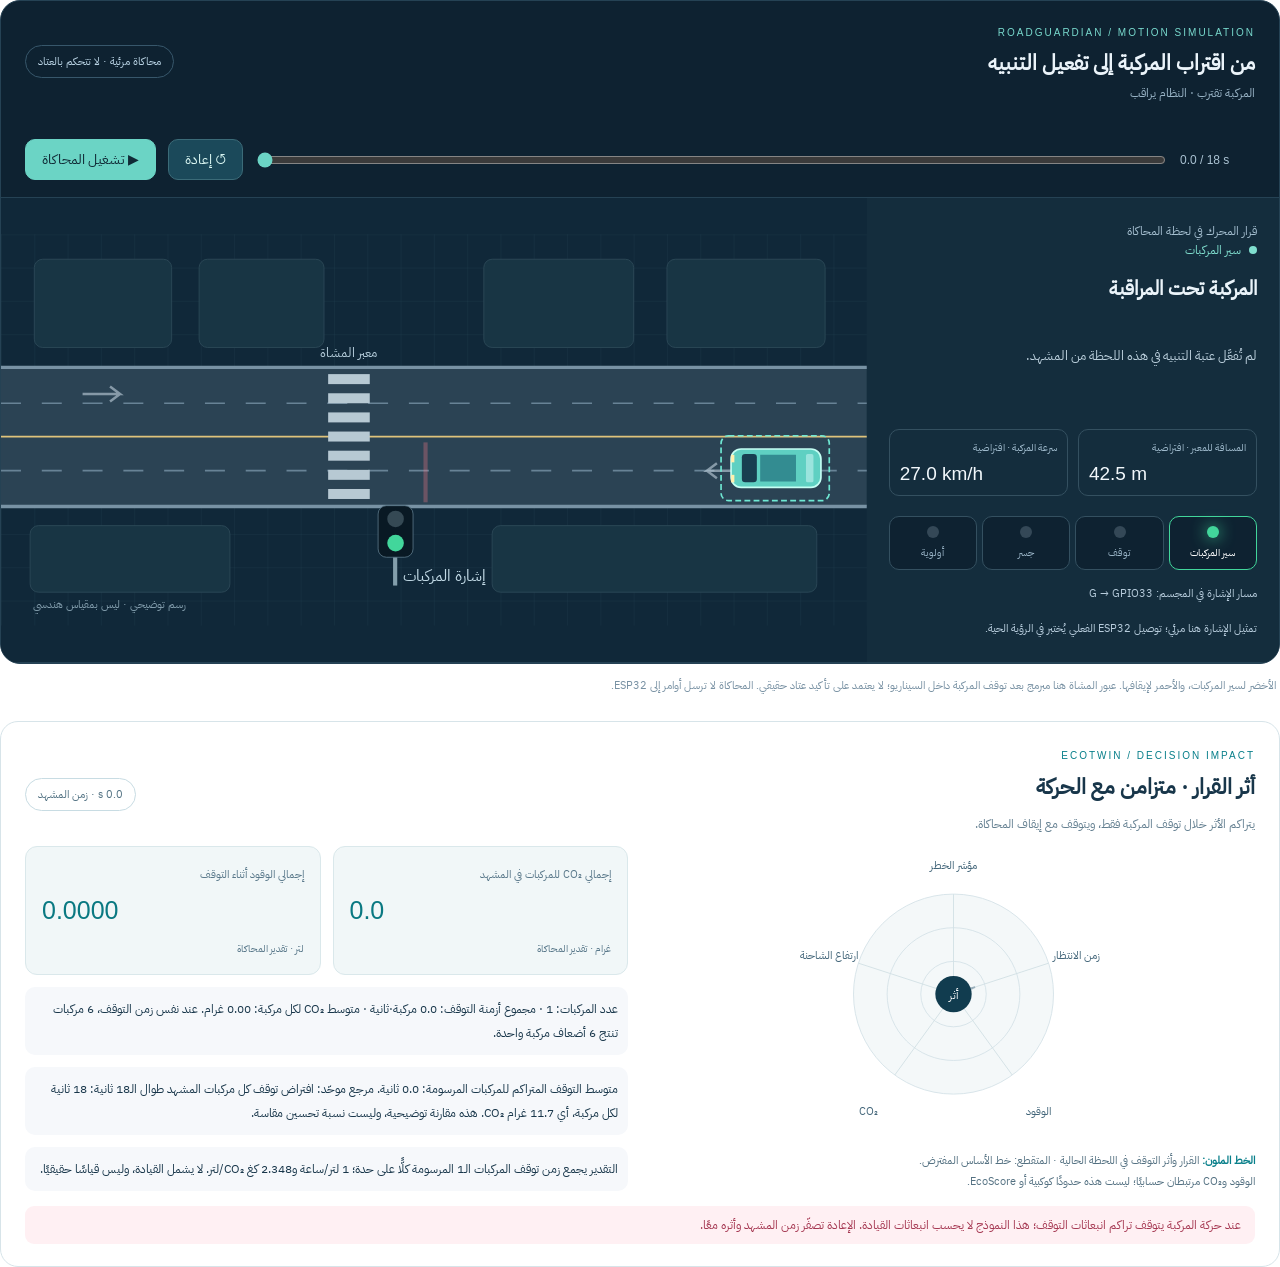
<file: docs/scenes/child_crossing.html>
<!doctype html>
<html lang="ar" dir="rtl"><head><meta charset="utf-8"><meta name="viewport" content="width=device-width,initial-scale=1">
<style>
@font-face{font-family:Arabic;src:url([data-uri]) format('woff2')}
*{box-sizing:border-box}body{margin:0;background:transparent;color:#18364a;font:14px Arabic,Arial,sans-serif}button,input{font:inherit}button{cursor:pointer}button:focus-visible,input:focus-visible{outline:3px solid #f6bc61;outline-offset:3px}
.screen{background:#0e2231;border:1px solid #254254;border-radius:20px;overflow:hidden;color:#ebf4fa}.head{padding:20px 24px;display:flex;align-items:center;justify-content:space-between;gap:16px}.eyebrow{font:10px Arial;letter-spacing:2px;color:#78d9cd}.head h2{font-size:21px;margin:5px 0}.head p{margin:0;color:#9ab5c7;font-size:12px}.pill{font-size:11px;border:1px solid #37576b;border-radius:30px;padding:7px 12px;color:#b9d3e4;white-space:nowrap}
.layout{display:grid;grid-template-columns:minmax(0,2.1fr) minmax(245px,1fr);direction:ltr;gap:0}.road{background:#102839;position:relative;min-width:0;border-top:1px solid #254254;border-bottom:1px solid #254254}.road svg{width:100%;height:100%;min-height:300px;display:block}.decision{direction:rtl;background:#142d3d;padding:22px;border-top:1px solid #254254;border-bottom:1px solid #254254}.decision small{color:#a5bfd0}.decision h3{font-size:20px;min-height:58px;margin:14px 0 8px}.decision p{line-height:1.9;color:#bdd1de;font-size:13px;min-height:72px}.status{display:flex;align-items:center;gap:8px;color:#80dfcf;font-size:12px}.status i{height:8px;width:8px;border-radius:50%;background:currentColor}.stats{display:grid;grid-template-columns:1fr 1fr;gap:10px;margin-bottom:18px}.stat{border:1px solid #345060;border-radius:10px;padding:10px}.stat span{font-size:10px;color:#9fbacc;display:block}.stat b{direction:ltr;unicode-bidi:isolate;font:19px Arial;display:block;margin-top:8px;color:#f2f8fc}.leds{display:grid;grid-template-columns:repeat(4,1fr);gap:5px;margin-top:20px}.led{text-align:center;background:#0e2231;border:1px solid #345060;border-radius:10px;padding:9px 2px;font-size:10px;color:#9ab5c7}.led i{display:block;width:12px;height:12px;border-radius:50%;margin:0 auto 7px;background:#344857}.led.on i{background:var(--color);box-shadow:0 0 16px var(--color)}.led.on{color:white;border-color:var(--color)}.wiring{font-size:11px;color:#b8cddd;line-height:1.9;margin-top:14px}.controls{display:flex;gap:12px;align-items:center;padding:17px 24px;direction:ltr;flex-wrap:wrap}.controls button{background:#1b495a;color:#d9f6f2;border:1px solid #3b6b78;border-radius:10px;padding:9px 16px}.controls button.primary{background:#6bd4c5;color:#102a36;border-color:#6bd4c5}.controls input{accent-color:#6bd4c5;flex:1;min-width:100px}.time{font:12px Arial;color:#abc3d3;min-width:75px}.note{font-size:11px;color:#7891a3;line-height:1.9;margin:12px 4px 24px}.eco{border:1px solid #d7e4e9;border-radius:18px;background:white;padding:22px 24px;margin-top:20px}.eco h2{margin:5px 0;font-size:22px}.eco .eyebrow{color:#087f8a}.eco-head{display:flex;justify-content:space-between;align-items:center;gap:14px}.eco-head p{font-size:12px;color:#637f90}.eco-grid{display:grid;grid-template-columns:1fr 1fr;gap:24px;align-items:center}.eco svg{width:100%;max-height:300px}.eco-values{display:grid;grid-template-columns:1fr 1fr;gap:12px}.eco-card{background:#f1f7f8;border:1px solid #dae8eb;border-radius:12px;padding:16px}.eco-card span{font-size:11px;color:#59788a}.eco-card b{direction:ltr;unicode-bidi:isolate;display:block;font:25px Arial;color:#0a7982;margin:12px 0}.eco-card small{font-size:10px;color:#59788a}.comparison{grid-column:1/-1;font-size:12px;line-height:2;padding:10px;background:#f6f8fb;border-radius:10px}.legend{font-size:11px;color:#547182;line-height:1.9}.legend strong{color:#087f8a}.safety{font-size:12px;color:#a53751;background:#fff0f3;padding:10px 14px;border-radius:9px;margin-top:14px}.svgtext{font-family:Arabic,Arial,sans-serif}
@media(max-width:700px){.layout{grid-template-columns:1fr}.decision h3,.decision p{min-height:0}.eco-grid{grid-template-columns:1fr}.head,.eco{padding:16px}.head h2{font-size:18px}.head .pill{display:none}.road svg{min-height:220px}.controls{padding:14px}.eco-grid svg{max-height:260px}}
</style></head><body>
<section class="screen" aria-label="محاكاة حركة الطريق والإشارة">
<div class="head"><div><span class="eyebrow">ROADGUARDIAN / MOTION SIMULATION</span><h2>من اقتراب المركبة إلى تفعيل التنبيه</h2><p id="phase">المركبة تقترب · النظام يراقب</p></div><span class="pill">محاكاة مرئية · لا تتحكم بالعتاد</span></div>
<div class="controls"><button id="play" class="primary" aria-label="تشغيل المحاكاة">تشغيل المحاكاة ▶</button><button id="reset" aria-label="إعادة المحاكاة">إعادة ↺</button><input id="seek" type="range" min="0" max="18" step="0.1" value="0" aria-label="تقدم المحاكاة"><span class="time" id="time">0.0 / 18 s</span></div>
<div class="layout"><div class="road"><svg viewBox="0 0 1040 470" role="img" aria-label="مركبة متحركة ومعبر وإشارة تتغير حسب قرار المحرك">
<defs><pattern id="grid" width="40" height="40" patternUnits="userSpaceOnUse"><path d="M40 0H0V40" fill="none" stroke="#234252" stroke-width=".6"/></pattern><filter id="glow"><feGaussianBlur stdDeviation="5"/></filter></defs>
<rect width="1040" height="470" fill="url(#grid)"/>
<g fill="#183544" stroke="#2e4b59"><rect x="40" y="30" width="165" height="106" rx="10"/><rect x="238" y="30" width="150" height="106" rx="10"/><rect x="580" y="30" width="180" height="106" rx="10"/><rect x="800" y="30" width="190" height="106" rx="10"/><rect x="35" y="350" width="240" height="80" rx="10"/><rect x="590" y="350" width="390" height="80" rx="10"/></g>
<path d="M0 159H1040V327H0Z" fill="#2b4354"/><path d="M0 160H1040M0 327H1040" stroke="#7892a4" stroke-width="4"/><path d="M0 243H1040" stroke="#dfc37b" stroke-width="2"/><path d="M0 203H1040M0 284H1040" stroke="#688396" stroke-width="2" stroke-dasharray="24 25"/>
<g fill="#b7c8d5" opacity=".65"><path d="M98 192h45l-12-9m12 9l-12 9" fill="none" stroke="#b7c8d5" stroke-width="3"/><path d="M893 284h-45l12-9m-12 9l12 9" fill="none" stroke="#b7c8d5" stroke-width="3"/></g>
<g id="crosswalk" fill="#b7c9d3"><rect x="393" y="168" width="50" height="12"/><rect x="393" y="191" width="50" height="12"/><rect x="393" y="214" width="50" height="12"/><rect x="393" y="237" width="50" height="12"/><rect x="393" y="260" width="50" height="12"/><rect x="393" y="283" width="50" height="12"/><rect x="393" y="306" width="50" height="12"/></g>
<text x="417" y="148" text-anchor="middle" fill="#b5cddb" font-size="16" class="svgtext">معبر المشاة</text><path id="stopLine" d="M510 250V322" stroke="#ff7b8a" stroke-width="5" opacity=".3"/>
<g id="signal" transform="translate(478 348)"><rect x="-7" y="14" width="5" height="60" fill="#839eab"/><rect x="-25" y="-22" width="42" height="62" rx="10" fill="#091924" stroke="#597687"/><circle id="roadRed" cx="-4" cy="-6" r="10" fill="#354954"/><circle id="roadGreen" cx="-4" cy="23" r="10" fill="#42d69b"/><text x="55" y="69" text-anchor="middle" fill="#c1d9e5" font-size="19" class="svgtext">إشارة المركبات</text></g>
<g id="pedStatus" opacity="0"><rect id="pedBadge" x="90" y="88" width="280" height="49" rx="12" fill="#213d4b" stroke="#f5c16c"/><text id="pedLabel" x="230" y="119" text-anchor="middle" fill="#ffdb98" font-size="21" class="svgtext">مشاة يتجهون إلى المعبر</text></g>
<g id="pedestrian" transform="translate(417 390) scale(1.3)" opacity="0">
<ellipse cx="0" cy="47" rx="29" ry="8" fill="#071923" opacity=".7"/>
<rect x="-37" y="-60" width="74" height="118" rx="20" fill="#102c3c" fill-opacity=".7" stroke="#ffe0a2" stroke-width="2"/>
<circle cx="0" cy="-39" r="13" fill="#ffe0a2" stroke="#152e3d" stroke-width="2"/>
<path d="M-10-18Q0-24 10-18L13 12H-13Z" fill="#f4b74f" stroke="#ffe0a2" stroke-width="2"/>
<path id="pedArmLeft" d="M-10-13L-24 8" stroke="#ffe0a2" stroke-width="7" stroke-linecap="round"/>
<path id="pedArmRight" d="M10-13L24 8" stroke="#ffe0a2" stroke-width="7" stroke-linecap="round"/>
<path id="pedLegLeft" d="M-7 12L-13 44" stroke="#f5c16c" stroke-width="8" stroke-linecap="round"/>
<path id="pedLegRight" d="M7 12L13 44" stroke="#f5c16c" stroke-width="8" stroke-linecap="round"/>
</g>
<g id="bridge" opacity="0"><rect x="444" y="146" width="28" height="195" rx="6" fill="#6c8fa4"/><path d="M425 150h65M425 334h65" stroke="#98b7c9" stroke-width="12"/><rect x="415" y="94" width="88" height="40" rx="7" fill="#173f52" stroke="#7c9eaf"/><text x="459" y="120" text-anchor="middle" fill="#d7eaf5" font-size="23">4.5 m</text></g>
<g id="trafficQueue" aria-hidden="true"></g><path id="upperStopLine" d="M365 166V236" stroke="#ff7b8a" stroke-width="5" opacity="0"/>
<g id="queueBadge" opacity="0"><rect x="730" y="97" width="270" height="40" rx="10" fill="#403d28" stroke="#d6b96b"/><text x="865" y="123" text-anchor="middle" fill="#f7d98e" font-size="19" class="svgtext">ازدحام · 6 مركبات في اتجاهين</text></g>
<g id="car" transform="translate(930 281)"><rect x="-53" y="-23" width="108" height="46" rx="12" fill="#5fd0c2" stroke="#c5fff4" stroke-width="2"/><rect x="-40" y="-17" width="18" height="34" rx="4" fill="#183e50"/><path d="M-18-16H25V16H-18" fill="#338c91"/><rect x="37" y="-17" width="9" height="34" rx="2" fill="#9ae4dd"/><rect x="-53" y="-16" width="4" height="9" fill="#fff0af"/><rect x="-53" y="8" width="4" height="9" fill="#fff0af"/><g id="ambulanceMark" opacity="0" fill="#fff"><path d="M-3-10H7V10H-3Z"/><path d="M-8-5H12V5H-8Z"/></g><rect id="truckBox" x="-8" y="-30" width="62" height="60" rx="4" fill="#96b4cb" stroke="#daedff" opacity="0"/><text id="truckHeight" x="0" y="-45" text-anchor="middle" fill="#ffc3cd" font-size="15" opacity="0">5.0 m</text><rect id="carDetect" x="-65" y="-39" width="130" height="78" rx="9" fill="none" stroke="#6fe8d3" stroke-width="2" stroke-dasharray="7 4"/></g>
<path id="link" d="M510 280Q540 385 490 380" fill="none" stroke="#ff8c9d" stroke-width="2" stroke-dasharray="7 7" opacity="0"/><text x="130" y="449" text-anchor="middle" fill="#829dac" font-size="13" class="svgtext">رسم توضيحي · ليس بمقياس هندسي</text>
</svg></div><aside class="decision">
<small>قرار المحرك في لحظة المحاكاة</small><div class="status" id="status"><i></i><span id="statusLabel">مراقبة</span></div><h3 id="decisionTitle">المركبة تقترب</h3><p id="decisionText">راقب تغير الإشارة عندما تظهر حالة الخطر.</p>
<div class="stats"><div class="stat"><span>المسافة للمعبر · افتراضية</span><b id="distance">—</b></div><div class="stat"><span>سرعة المركبة · افتراضية</span><b id="speed">—</b></div></div>
<div class="leds"><div class="led" id="ledG" style="--color:#42d69b"><i></i>سير المركبات</div><div class="led" id="ledR" style="--color:#ff667e"><i></i>توقف</div><div class="led" id="ledB" style="--color:#f4c56e"><i></i>جسر</div><div class="led" id="ledE" style="--color:#6ee7b8"><i></i>أولوية</div></div>
<div class="wiring" id="wiring">خرج المجسم: G → GPIO33</div><div class="wiring">تمثيل الإشارة هنا مرئي؛ توصيل ESP32 الفعلي يُختبر في الرؤية الحية.</div>
</aside></div>

</section>
<p class="note">الأخضر لسير المركبات، والأحمر لإيقافها. عبور المشاة هنا مبرمج بعد توقف المركبة داخل السيناريو؛ لا يعتمد على تأكيد عتاد حقيقي. المحاكاة لا ترسل أوامر إلى ESP32.</p>
<section class="eco"><div class="eco-head"><div><span class="eyebrow">ECOTWIN / DECISION IMPACT</span><h2>أثر القرار · متزامن مع الحركة</h2><p>يتراكم الأثر خلال توقف المركبة فقط، ويتوقف مع إيقاف المحاكاة.</p></div><span class="pill" style="color:#527283;border-color:#c8dce3" id="ecoClock">0.0 s · زمن المشهد</span></div>
<div class="eco-grid"><div><svg viewBox="0 0 380 330" aria-label="رادار أثر القرار الافتراضي" role="img"><g transform="translate(190 164)">
<circle r="110" fill="#f4f8f9" stroke="#d5e3e8"/><circle r="73" fill="none" stroke="#d5e3e8"/><circle r="36" fill="none" stroke="#d5e3e8"/>
<g stroke="#d2e0e5"><path d="M0 0V-110M0 0L104.6-34M0 0L64.6 89M0 0L-64.6 89M0 0L-104.6-34"/></g>
<polygon id="ecoBase" fill="none" stroke="#9aafbb" stroke-width="2" stroke-dasharray="5 5"/><polygon id="ecoShape" fill="#42bfb438" stroke="#07878d" stroke-width="3"/>
<circle r="20" fill="#113c4f"/><text y="5" fill="white" text-anchor="middle" font-size="12" class="svgtext">أثر</text>
</g><g font-size="12" fill="#426579" text-anchor="middle" class="svgtext"><text x="190" y="26">مؤشر الخطر</text><text x="325" y="125">زمن الانتظار</text><text x="283" y="297">الوقود</text><text x="97" y="297">CO₂</text><text x="53" y="125">ارتفاع الشاحنة</text></g></svg><div class="legend"><strong>الخط الملون:</strong> القرار وأثر التوقف في اللحظة الحالية · <span>المتقطع: خط الأساس المفترض.</span><br>الوقود وCO₂ مرتبطان حسابيًا؛ ليست هذه حدودًا كوكبية أو EcoScore.</div></div>
<div class="eco-values"><div class="eco-card"><span>إجمالي CO₂ للمركبات في المشهد</span><b id="co2">—</b><small>غرام · تقدير المحاكاة</small></div><div class="eco-card"><span>إجمالي الوقود أثناء التوقف</span><b id="fuel">—</b><small>لتر · تقدير المحاكاة</small></div><div class="comparison" id="ecoAccounting"></div><div class="comparison" id="ecoComparison"></div><div class="comparison" id="ecoAssumptions"></div></div></div>
<div class="safety" id="ecoSafety">السلامة مستقلة عن المقارنة البيئية.</div>
</section>
<script id="simulationData" type="application/json">{"scenario": "CHILD_CROSSING", "frames": [{"t": 0.0, "x": 930.0, "speed": 27.0, "pedestrian": false, "command": "G", "event": {"distance_m": 42.5, "relative_speed_kmh": 27.0, "pedestrian_present": false, "ambulance_present": false, "cloud_online": true, "model_confidence": 1.0, "truck_present": false, "truck_height_m": 0.0}, "outcome": {"ttc_s": 5.67, "risk": 5.0, "level": "NORMAL", "action": "MONITOR", "edge_active": true, "cloud_online": true, "truck_present": false, "truck_height_m": 0.0}, "phase": "\u0627\u0644\u0645\u0631\u0643\u0628\u0629 \u062a\u0642\u062a\u0631\u0628 \u00b7 \u0627\u0644\u0646\u0638\u0627\u0645 \u064a\u0631\u0627\u0642\u0628", "pedestrian_y": 390.0, "pedestrian_opacity": 0.0, "pedestrian_phase": "approaching", "crossing_confirmed": false, "eco_current": {"vehicles": 1, "wait_s": 0.0, "vehicle_seconds": 0.0, "fuel_l": 0.0, "co2_kg": 0.0}}, {"t": 0.1, "x": 921.0, "speed": 27.0, "pedestrian": false, "command": "G", "event": {"distance_m": 41.75, "relative_speed_kmh": 27.0, "pedestrian_present": false, "ambulance_present": false, "cloud_online": true, "model_confidence": 1.0, "truck_present": false, "truck_height_m": 0.0}, "outcome": {"ttc_s": 5.57, "risk": 5.0, "level": "NORMAL", "action": "MONITOR", "edge_active": true, "cloud_online": true, "truck_present": false, "truck_height_m": 0.0}, "phase": "\u0627\u0644\u0645\u0631\u0643\u0628\u0629 \u062a\u0642\u062a\u0631\u0628 \u00b7 \u0627\u0644\u0646\u0638\u0627\u0645 \u064a\u0631\u0627\u0642\u0628", "pedestrian_y": 389.9445925925926, "pedestrian_opacity": 0.05539358600583092, "pedestrian_phase": "approaching", "crossing_confirmed": false, "eco_current": {"vehicles": 1, "wait_s": 0.0, "vehicle_seconds": 0.0, "fuel_l": 0.0, "co2_kg": 0.0}}, {"t": 0.2, "x": 912.0, "speed": 27.0, "pedestrian": false, "command": "G", "event": {"distance_m": 41.0, "relative_speed_kmh": 27.0, "pedestrian_present": false, "ambulance_present": false, "cloud_online": true, "model_confidence": 1.0, "truck_present": false, "truck_height_m": 0.0}, "outcome": {"ttc_s": 5.47, "risk": 5.0, "level": "NORMAL", "action": "MONITOR", "edge_active": true, "cloud_online": true, "truck_present": false, "truck_height_m": 0.0}, "phase": "\u0627\u0644\u0645\u0631\u0643\u0628\u0629 \u062a\u0642\u062a\u0631\u0628 \u00b7 \u0627\u0644\u0646\u0638\u0627\u0645 \u064a\u0631\u0627\u0642\u0628", "pedestrian_y": 389.7834074074074, "pedestrian_opacity": 0.1982507288629738, "pedestrian_phase": "approaching", "crossing_confirmed": false, "eco_current": {"vehicles": 1, "wait_s": 0.0, "vehicle_seconds": 0.0, "fuel_l": 0.0, "co2_kg": 0.0}}, {"t": 0.3, "x": 903.0, "speed": 27.0, "pedestrian": false, "command": "G", "event": {"distance_m": 40.25, "relative_speed_kmh": 27.0, "pedestrian_present": false, "ambulance_present": false, "cloud_online": true, "model_confidence": 1.0, "truck_present": false, "truck_height_m": 0.0}, "outcome": {"ttc_s": 5.37, "risk": 5.0, "level": "NORMAL", "action": "MONITOR", "edge_active": true, "cloud_online": true, "truck_present": false, "truck_height_m": 0.0}, "phase": "\u0627\u0644\u0645\u0631\u0643\u0628\u0629 \u062a\u0642\u062a\u0631\u0628 \u00b7 \u0627\u0644\u0646\u0638\u0627\u0645 \u064a\u0631\u0627\u0642\u0628", "pedestrian_y": 389.524, "pedestrian_opacity": 0.39358600583090386, "pedestrian_phase": "approaching", "crossing_confirmed": false, "eco_current": {"vehicles": 1, "wait_s": 0.0, "vehicle_seconds": 0.0, "fuel_l": 0.0, "co2_kg": 0.0}}, {"t": 0.4, "x": 894.0, "speed": 27.0, "pedestrian": false, "command": "G", "event": {"distance_m": 39.5, "relative_speed_kmh": 27.0, "pedestrian_present": false, "ambulance_present": false, "cloud_online": true, "model_confidence": 1.0, "truck_present": false, "truck_height_m": 0.0}, "outcome": {"ttc_s": 5.27, "risk": 5.0, "level": "NORMAL", "action": "MONITOR", "edge_active": true, "cloud_online": true, "truck_present": false, "truck_height_m": 0.0}, "phase": "\u0627\u0644\u0645\u0631\u0643\u0628\u0629 \u062a\u0642\u062a\u0631\u0628 \u00b7 \u0627\u0644\u0646\u0638\u0627\u0645 \u064a\u0631\u0627\u0642\u0628", "pedestrian_y": 389.1739259259259, "pedestrian_opacity": 0.6064139941690964, "pedestrian_phase": "approaching", "crossing_confirmed": false, "eco_current": {"vehicles": 1, "wait_s": 0.0, "vehicle_seconds": 0.0, "fuel_l": 0.0, "co2_kg": 0.0}}, {"t": 0.5, "x": 885.0, "speed": 27.0, "pedestrian": false, "command": "G", "event": {"distance_m": 38.75, "relative_speed_kmh": 27.0, "pedestrian_present": false, "ambulance_present": false, "cloud_online": true, "model_confidence": 1.0, "truck_present": false, "truck_height_m": 0.0}, "outcome": {"ttc_s": 5.17, "risk": 5.0, "level": "NORMAL", "action": "MONITOR", "edge_active": true, "cloud_online": true, "truck_present": false, "truck_height_m": 0.0}, "phase": "\u0627\u0644\u0645\u0631\u0643\u0628\u0629 \u062a\u0642\u062a\u0631\u0628 \u00b7 \u0627\u0644\u0646\u0638\u0627\u0645 \u064a\u0631\u0627\u0642\u0628", "pedestrian_y": 388.74074074074076, "pedestrian_opacity": 0.8017492711370262, "pedestrian_phase": "approaching", "crossing_confirmed": false, "eco_current": {"vehicles": 1, "wait_s": 0.0, "vehicle_seconds": 0.0, "fuel_l": 0.0, "co2_kg": 0.0}}, {"t": 0.6, "x": 876.0, "speed": 27.0, "pedestrian": false, "command": "G", "event": {"distance_m": 38.0, "relative_speed_kmh": 27.0, "pedestrian_present": false, "ambulance_present": false, "cloud_online": true, "model_confidence": 1.0, "truck_present": false, "truck_height_m": 0.0}, "outcome": {"ttc_s": 5.07, "risk": 5.0, "level": "NORMAL", "action": "MONITOR", "edge_active": true, "cloud_online": true, "truck_present": false, "truck_height_m": 0.0}, "phase": "\u0627\u0644\u0645\u0631\u0643\u0628\u0629 \u062a\u0642\u062a\u0631\u0628 \u00b7 \u0627\u0644\u0646\u0638\u0627\u0645 \u064a\u0631\u0627\u0642\u0628", "pedestrian_y": 388.232, "pedestrian_opacity": 0.9446064139941692, "pedestrian_phase": "approaching", "crossing_confirmed": false, "eco_current": {"vehicles": 1, "wait_s": 0.0, "vehicle_seconds": 0.0, "fuel_l": 0.0, "co2_kg": 0.0}}, {"t": 0.7, "x": 867.0, "speed": 27.0, "pedestrian": false, "command": "G", "event": {"distance_m": 37.25, "relative_speed_kmh": 27.0, "pedestrian_present": false, "ambulance_present": false, "cloud_online": true, "model_confidence": 1.0, "truck_present": false, "truck_height_m": 0.0}, "outcome": {"ttc_s": 4.97, "risk": 5.0, "level": "NORMAL", "action": "MONITOR", "edge_active": true, "cloud_online": true, "truck_present": false, "truck_height_m": 0.0}, "phase": "\u0627\u0644\u0645\u0631\u0643\u0628\u0629 \u062a\u0642\u062a\u0631\u0628 \u00b7 \u0627\u0644\u0646\u0638\u0627\u0645 \u064a\u0631\u0627\u0642\u0628", "pedestrian_y": 387.65525925925925, "pedestrian_opacity": 1.0, "pedestrian_phase": "approaching", "crossing_confirmed": false, "eco_current": {"vehicles": 1, "wait_s": 0.0, "vehicle_seconds": 0.0, "fuel_l": 0.0, "co2_kg": 0.0}}, {"t": 0.8, "x": 858.0, "speed": 27.0, "pedestrian": false, "command": "G", "event": {"distance_m": 36.5, "relative_speed_kmh": 27.0, "pedestrian_present": false, "ambulance_present": false, "cloud_online": true, "model_confidence": 1.0, "truck_present": false, "truck_height_m": 0.0}, "outcome": {"ttc_s": 4.87, "risk": 5.0, "level": "NORMAL", "action": "MONITOR", "edge_active": true, "cloud_online": true, "truck_present": false, "truck_height_m": 0.0}, "phase": "\u0627\u0644\u0645\u0631\u0643\u0628\u0629 \u062a\u0642\u062a\u0631\u0628 \u00b7 \u0627\u0644\u0646\u0638\u0627\u0645 \u064a\u0631\u0627\u0642\u0628", "pedestrian_y": 387.0180740740741, "pedestrian_opacity": 1.0, "pedestrian_phase": "approaching", "crossing_confirmed": false, "eco_current": {"vehicles": 1, "wait_s": 0.0, "vehicle_seconds": 0.0, "fuel_l": 0.0, "co2_kg": 0.0}}, {"t": 0.9, "x": 849.0, "speed": 27.0, "pedestrian": false, "command": "G", "event": {"distance_m": 35.75, "relative_speed_kmh": 27.0, "pedestrian_present": false, "ambulance_present": false, "cloud_online": true, "model_confidence": 1.0, "truck_present": false, "truck_height_m": 0.0}, "outcome": {"ttc_s": 4.77, "risk": 5.0, "level": "NORMAL", "action": "MONITOR", "edge_active": true, "cloud_online": true, "truck_present": false, "truck_height_m": 0.0}, "phase": "\u0627\u0644\u0645\u0631\u0643\u0628\u0629 \u062a\u0642\u062a\u0631\u0628 \u00b7 \u0627\u0644\u0646\u0638\u0627\u0645 \u064a\u0631\u0627\u0642\u0628", "pedestrian_y": 386.328, "pedestrian_opacity": 1.0, "pedestrian_phase": "approaching", "crossing_confirmed": false, "eco_current": {"vehicles": 1, "wait_s": 0.0, "vehicle_seconds": 0.0, "fuel_l": 0.0, "co2_kg": 0.0}}, {"t": 1.0, "x": 840.0, "speed": 27.0, "pedestrian": false, "command": "G", "event": {"distance_m": 35.0, "relative_speed_kmh": 27.0, "pedestrian_present": false, "ambulance_present": false, "cloud_online": true, "model_confidence": 1.0, "truck_present": false, "truck_height_m": 0.0}, "outcome": {"ttc_s": 4.67, "risk": 5.0, "level": "NORMAL", "action": "MONITOR", "edge_active": true, "cloud_online": true, "truck_present": false, "truck_height_m": 0.0}, "phase": "\u0627\u0644\u0645\u0631\u0643\u0628\u0629 \u062a\u0642\u062a\u0631\u0628 \u00b7 \u0627\u0644\u0646\u0638\u0627\u0645 \u064a\u0631\u0627\u0642\u0628", "pedestrian_y": 385.5925925925926, "pedestrian_opacity": 1.0, "pedestrian_phase": "approaching", "crossing_confirmed": false, "eco_current": {"vehicles": 1, "wait_s": 0.0, "vehicle_seconds": 0.0, "fuel_l": 0.0, "co2_kg": 0.0}}, {"t": 1.1, "x": 831.0, "speed": 27.0, "pedestrian": false, "command": "G", "event": {"distance_m": 34.25, "relative_speed_kmh": 27.0, "pedestrian_present": false, "ambulance_present": false, "cloud_online": true, "model_confidence": 1.0, "truck_present": false, "truck_height_m": 0.0}, "outcome": {"ttc_s": 4.57, "risk": 5.0, "level": "NORMAL", "action": "MONITOR", "edge_active": true, "cloud_online": true, "truck_present": false, "truck_height_m": 0.0}, "phase": "\u0627\u0644\u0645\u0631\u0643\u0628\u0629 \u062a\u0642\u062a\u0631\u0628 \u00b7 \u0627\u0644\u0646\u0638\u0627\u0645 \u064a\u0631\u0627\u0642\u0628", "pedestrian_y": 384.8194074074074, "pedestrian_opacity": 1.0, "pedestrian_phase": "approaching", "crossing_confirmed": false, "eco_current": {"vehicles": 1, "wait_s": 0.0, "vehicle_seconds": 0.0, "fuel_l": 0.0, "co2_kg": 0.0}}, {"t": 1.2, "x": 822.0, "speed": 27.0, "pedestrian": false, "command": "G", "event": {"distance_m": 33.5, "relative_speed_kmh": 27.0, "pedestrian_present": false, "ambulance_present": false, "cloud_online": true, "model_confidence": 1.0, "truck_present": false, "truck_height_m": 0.0}, "outcome": {"ttc_s": 4.47, "risk": 5.0, "level": "NORMAL", "action": "MONITOR", "edge_active": true, "cloud_online": true, "truck_present": false, "truck_height_m": 0.0}, "phase": "\u0627\u0644\u0645\u0631\u0643\u0628\u0629 \u062a\u0642\u062a\u0631\u0628 \u00b7 \u0627\u0644\u0646\u0638\u0627\u0645 \u064a\u0631\u0627\u0642\u0628", "pedestrian_y": 384.016, "pedestrian_opacity": 1.0, "pedestrian_phase": "approaching", "crossing_confirmed": false, "eco_current": {"vehicles": 1, "wait_s": 0.0, "vehicle_seconds": 0.0, "fuel_l": 0.0, "co2_kg": 0.0}}, {"t": 1.3, "x": 813.0, "speed": 27.0, "pedestrian": false, "command": "G", "event": {"distance_m": 32.75, "relative_speed_kmh": 27.0, "pedestrian_present": false, "ambulance_present": false, "cloud_online": true, "model_confidence": 1.0, "truck_present": false, "truck_height_m": 0.0}, "outcome": {"ttc_s": 4.37, "risk": 5.0, "level": "NORMAL", "action": "MONITOR", "edge_active": true, "cloud_online": true, "truck_present": false, "truck_height_m": 0.0}, "phase": "\u0627\u0644\u0645\u0631\u0643\u0628\u0629 \u062a\u0642\u062a\u0631\u0628 \u00b7 \u0627\u0644\u0646\u0638\u0627\u0645 \u064a\u0631\u0627\u0642\u0628", "pedestrian_y": 383.18992592592593, "pedestrian_opacity": 1.0, "pedestrian_phase": "approaching", "crossing_confirmed": false, "eco_current": {"vehicles": 1, "wait_s": 0.0, "vehicle_seconds": 0.0, "fuel_l": 0.0, "co2_kg": 0.0}}, {"t": 1.4, "x": 804.0, "speed": 27.0, "pedestrian": false, "command": "G", "event": {"distance_m": 32.0, "relative_speed_kmh": 27.0, "pedestrian_present": false, "ambulance_present": false, "cloud_online": true, "model_confidence": 1.0, "truck_present": false, "truck_height_m": 0.0}, "outcome": {"ttc_s": 4.27, "risk": 5.0, "level": "NORMAL", "action": "MONITOR", "edge_active": true, "cloud_online": true, "truck_present": false, "truck_height_m": 0.0}, "phase": "\u0627\u0644\u0645\u0631\u0643\u0628\u0629 \u062a\u0642\u062a\u0631\u0628 \u00b7 \u0627\u0644\u0646\u0638\u0627\u0645 \u064a\u0631\u0627\u0642\u0628", "pedestrian_y": 382.34874074074077, "pedestrian_opacity": 1.0, "pedestrian_phase": "approaching", "crossing_confirmed": false, "eco_current": {"vehicles": 1, "wait_s": 0.0, "vehicle_seconds": 0.0, "fuel_l": 0.0, "co2_kg": 0.0}}, {"t": 1.5, "x": 795.0, "speed": 27.0, "pedestrian": false, "command": "G", "event": {"distance_m": 31.25, "relative_speed_kmh": 27.0, "pedestrian_present": false, "ambulance_present": false, "cloud_online": true, "model_confidence": 1.0, "truck_present": false, "truck_height_m": 0.0}, "outcome": {"ttc_s": 4.17, "risk": 5.0, "level": "NORMAL", "action": "MONITOR", "edge_active": true, "cloud_online": true, "truck_present": false, "truck_height_m": 0.0}, "phase": "\u0627\u0644\u0645\u0631\u0643\u0628\u0629 \u062a\u0642\u062a\u0631\u0628 \u00b7 \u0627\u0644\u0646\u0638\u0627\u0645 \u064a\u0631\u0627\u0642\u0628", "pedestrian_y": 381.5, "pedestrian_opacity": 1.0, "pedestrian_phase": "approaching", "crossing_confirmed": false, "eco_current": {"vehicles": 1, "wait_s": 0.0, "vehicle_seconds": 0.0, "fuel_l": 0.0, "co2_kg": 0.0}}, {"t": 1.6, "x": 786.0, "speed": 27.0, "pedestrian": false, "command": "G", "event": {"distance_m": 30.5, "relative_speed_kmh": 27.0, "pedestrian_present": false, "ambulance_present": false, "cloud_online": true, "model_confidence": 1.0, "truck_present": false, "truck_height_m": 0.0}, "outcome": {"ttc_s": 4.07, "risk": 5.0, "level": "NORMAL", "action": "MONITOR", "edge_active": true, "cloud_online": true, "truck_present": false, "truck_height_m": 0.0}, "phase": "\u0627\u0644\u0645\u0631\u0643\u0628\u0629 \u062a\u0642\u062a\u0631\u0628 \u00b7 \u0627\u0644\u0646\u0638\u0627\u0645 \u064a\u0631\u0627\u0642\u0628", "pedestrian_y": 380.65125925925923, "pedestrian_opacity": 1.0, "pedestrian_phase": "approaching", "crossing_confirmed": false, "eco_current": {"vehicles": 1, "wait_s": 0.0, "vehicle_seconds": 0.0, "fuel_l": 0.0, "co2_kg": 0.0}}, {"t": 1.7, "x": 777.0, "speed": 27.0, "pedestrian": false, "command": "G", "event": {"distance_m": 29.75, "relative_speed_kmh": 27.0, "pedestrian_present": false, "ambulance_present": false, "cloud_online": true, "model_confidence": 1.0, "truck_present": false, "truck_height_m": 0.0}, "outcome": {"ttc_s": 3.97, "risk": 5.2, "level": "NORMAL", "action": "MONITOR", "edge_active": true, "cloud_online": true, "truck_present": false, "truck_height_m": 0.0}, "phase": "\u0627\u0644\u0645\u0631\u0643\u0628\u0629 \u062a\u0642\u062a\u0631\u0628 \u00b7 \u0627\u0644\u0646\u0638\u0627\u0645 \u064a\u0631\u0627\u0642\u0628", "pedestrian_y": 379.81007407407407, "pedestrian_opacity": 1.0, "pedestrian_phase": "approaching", "crossing_confirmed": false, "eco_current": {"vehicles": 1, "wait_s": 0.0, "vehicle_seconds": 0.0, "fuel_l": 0.0, "co2_kg": 0.0}}, {"t": 1.8, "x": 768.0, "speed": 27.0, "pedestrian": false, "command": "G", "event": {"distance_m": 29.0, "relative_speed_kmh": 27.0, "pedestrian_present": false, "ambulance_present": false, "cloud_online": true, "model_confidence": 1.0, "truck_present": false, "truck_height_m": 0.0}, "outcome": {"ttc_s": 3.87, "risk": 5.7, "level": "NORMAL", "action": "MONITOR", "edge_active": true, "cloud_online": true, "truck_present": false, "truck_height_m": 0.0}, "phase": "\u0627\u0644\u0645\u0631\u0643\u0628\u0629 \u062a\u0642\u062a\u0631\u0628 \u00b7 \u0627\u0644\u0646\u0638\u0627\u0645 \u064a\u0631\u0627\u0642\u0628", "pedestrian_y": 378.984, "pedestrian_opacity": 1.0, "pedestrian_phase": "approaching", "crossing_confirmed": false, "eco_current": {"vehicles": 1, "wait_s": 0.0, "vehicle_seconds": 0.0, "fuel_l": 0.0, "co2_kg": 0.0}}, {"t": 1.9, "x": 759.0, "speed": 27.0, "pedestrian": false, "command": "G", "event": {"distance_m": 28.25, "relative_speed_kmh": 27.0, "pedestrian_present": false, "ambulance_present": false, "cloud_online": true, "model_confidence": 1.0, "truck_present": false, "truck_height_m": 0.0}, "outcome": {"ttc_s": 3.77, "risk": 6.2, "level": "NORMAL", "action": "MONITOR", "edge_active": true, "cloud_online": true, "truck_present": false, "truck_height_m": 0.0}, "phase": "\u0627\u0644\u0645\u0631\u0643\u0628\u0629 \u062a\u0642\u062a\u0631\u0628 \u00b7 \u0627\u0644\u0646\u0638\u0627\u0645 \u064a\u0631\u0627\u0642\u0628", "pedestrian_y": 378.1805925925926, "pedestrian_opacity": 1.0, "pedestrian_phase": "approaching", "crossing_confirmed": false, "eco_current": {"vehicles": 1, "wait_s": 0.0, "vehicle_seconds": 0.0, "fuel_l": 0.0, "co2_kg": 0.0}}, {"t": 2.0, "x": 750.0, "speed": 27.0, "pedestrian": false, "command": "G", "event": {"distance_m": 27.5, "relative_speed_kmh": 27.0, "pedestrian_present": false, "ambulance_present": false, "cloud_online": true, "model_confidence": 1.0, "truck_present": false, "truck_height_m": 0.0}, "outcome": {"ttc_s": 3.67, "risk": 6.7, "level": "NORMAL", "action": "MONITOR", "edge_active": true, "cloud_online": true, "truck_present": false, "truck_height_m": 0.0}, "phase": "\u0627\u0644\u0645\u0631\u0643\u0628\u0629 \u062a\u0642\u062a\u0631\u0628 \u00b7 \u0627\u0644\u0646\u0638\u0627\u0645 \u064a\u0631\u0627\u0642\u0628", "pedestrian_y": 377.4074074074074, "pedestrian_opacity": 1.0, "pedestrian_phase": "approaching", "crossing_confirmed": false, "eco_current": {"vehicles": 1, "wait_s": 0.0, "vehicle_seconds": 0.0, "fuel_l": 0.0, "co2_kg": 0.0}}, {"t": 2.1, "x": 741.0, "speed": 27.0, "pedestrian": false, "command": "G", "event": {"distance_m": 26.75, "relative_speed_kmh": 27.0, "pedestrian_present": false, "ambulance_present": false, "cloud_online": true, "model_confidence": 1.0, "truck_present": false, "truck_height_m": 0.0}, "outcome": {"ttc_s": 3.57, "risk": 7.2, "level": "NORMAL", "action": "MONITOR", "edge_active": true, "cloud_online": true, "truck_present": false, "truck_height_m": 0.0}, "phase": "\u0627\u0644\u0645\u0631\u0643\u0628\u0629 \u062a\u0642\u062a\u0631\u0628 \u00b7 \u0627\u0644\u0646\u0638\u0627\u0645 \u064a\u0631\u0627\u0642\u0628", "pedestrian_y": 376.672, "pedestrian_opacity": 1.0, "pedestrian_phase": "approaching", "crossing_confirmed": false, "eco_current": {"vehicles": 1, "wait_s": 0.0, "vehicle_seconds": 0.0, "fuel_l": 0.0, "co2_kg": 0.0}}, {"t": 2.2, "x": 732.0, "speed": 27.0, "pedestrian": false, "command": "G", "event": {"distance_m": 26.0, "relative_speed_kmh": 27.0, "pedestrian_present": false, "ambulance_present": false, "cloud_online": true, "model_confidence": 1.0, "truck_present": false, "truck_height_m": 0.0}, "outcome": {"ttc_s": 3.47, "risk": 7.7, "level": "NORMAL", "action": "MONITOR", "edge_active": true, "cloud_online": true, "truck_present": false, "truck_height_m": 0.0}, "phase": "\u0627\u0644\u0645\u0631\u0643\u0628\u0629 \u062a\u0642\u062a\u0631\u0628 \u00b7 \u0627\u0644\u0646\u0638\u0627\u0645 \u064a\u0631\u0627\u0642\u0628", "pedestrian_y": 375.9819259259259, "pedestrian_opacity": 1.0, "pedestrian_phase": "approaching", "crossing_confirmed": false, "eco_current": {"vehicles": 1, "wait_s": 0.0, "vehicle_seconds": 0.0, "fuel_l": 0.0, "co2_kg": 0.0}}, {"t": 2.3, "x": 723.0, "speed": 27.0, "pedestrian": false, "command": "G", "event": {"distance_m": 25.25, "relative_speed_kmh": 27.0, "pedestrian_present": false, "ambulance_present": false, "cloud_online": true, "model_confidence": 1.0, "truck_present": false, "truck_height_m": 0.0}, "outcome": {"ttc_s": 3.37, "risk": 8.2, "level": "NORMAL", "action": "MONITOR", "edge_active": true, "cloud_online": true, "truck_present": false, "truck_height_m": 0.0}, "phase": "\u0627\u0644\u0645\u0631\u0643\u0628\u0629 \u062a\u0642\u062a\u0631\u0628 \u00b7 \u0627\u0644\u0646\u0638\u0627\u0645 \u064a\u0631\u0627\u0642\u0628", "pedestrian_y": 375.34474074074075, "pedestrian_opacity": 1.0, "pedestrian_phase": "approaching", "crossing_confirmed": false, "eco_current": {"vehicles": 1, "wait_s": 0.0, "vehicle_seconds": 0.0, "fuel_l": 0.0, "co2_kg": 0.0}}, {"t": 2.4, "x": 714.0, "speed": 27.0, "pedestrian": false, "command": "G", "event": {"distance_m": 24.5, "relative_speed_kmh": 27.0, "pedestrian_present": false, "ambulance_present": false, "cloud_online": true, "model_confidence": 1.0, "truck_present": false, "truck_height_m": 0.0}, "outcome": {"ttc_s": 3.27, "risk": 8.7, "level": "NORMAL", "action": "MONITOR", "edge_active": true, "cloud_online": true, "truck_present": false, "truck_height_m": 0.0}, "phase": "\u0627\u0644\u0645\u0631\u0643\u0628\u0629 \u062a\u0642\u062a\u0631\u0628 \u00b7 \u0627\u0644\u0646\u0638\u0627\u0645 \u064a\u0631\u0627\u0642\u0628", "pedestrian_y": 374.76800000000003, "pedestrian_opacity": 1.0, "pedestrian_phase": "approaching", "crossing_confirmed": false, "eco_current": {"vehicles": 1, "wait_s": 0.0, "vehicle_seconds": 0.0, "fuel_l": 0.0, "co2_kg": 0.0}}, {"t": 2.5, "x": 705.0, "speed": 27.0, "pedestrian": false, "command": "G", "event": {"distance_m": 23.75, "relative_speed_kmh": 27.0, "pedestrian_present": false, "ambulance_present": false, "cloud_online": true, "model_confidence": 1.0, "truck_present": false, "truck_height_m": 0.0}, "outcome": {"ttc_s": 3.17, "risk": 9.2, "level": "NORMAL", "action": "MONITOR", "edge_active": true, "cloud_online": true, "truck_present": false, "truck_height_m": 0.0}, "phase": "\u0627\u0644\u0645\u0631\u0643\u0628\u0629 \u062a\u0642\u062a\u0631\u0628 \u00b7 \u0627\u0644\u0646\u0638\u0627\u0645 \u064a\u0631\u0627\u0642\u0628", "pedestrian_y": 374.25925925925924, "pedestrian_opacity": 1.0, "pedestrian_phase": "approaching", "crossing_confirmed": false, "eco_current": {"vehicles": 1, "wait_s": 0.0, "vehicle_seconds": 0.0, "fuel_l": 0.0, "co2_kg": 0.0}}, {"t": 2.6, "x": 696.0, "speed": 27.0, "pedestrian": false, "command": "G", "event": {"distance_m": 23.0, "relative_speed_kmh": 27.0, "pedestrian_present": false, "ambulance_present": false, "cloud_online": true, "model_confidence": 1.0, "truck_present": false, "truck_height_m": 0.0}, "outcome": {"ttc_s": 3.07, "risk": 9.7, "level": "NORMAL", "action": "MONITOR", "edge_active": true, "cloud_online": true, "truck_present": false, "truck_height_m": 0.0}, "phase": "\u0627\u0644\u0645\u0631\u0643\u0628\u0629 \u062a\u0642\u062a\u0631\u0628 \u00b7 \u0627\u0644\u0646\u0638\u0627\u0645 \u064a\u0631\u0627\u0642\u0628", "pedestrian_y": 373.8260740740741, "pedestrian_opacity": 1.0, "pedestrian_phase": "approaching", "crossing_confirmed": false, "eco_current": {"vehicles": 1, "wait_s": 0.0, "vehicle_seconds": 0.0, "fuel_l": 0.0, "co2_kg": 0.0}}, {"t": 2.7, "x": 687.0, "speed": 27.0, "pedestrian": false, "command": "G", "event": {"distance_m": 22.25, "relative_speed_kmh": 27.0, "pedestrian_present": false, "ambulance_present": false, "cloud_online": true, "model_confidence": 1.0, "truck_present": false, "truck_height_m": 0.0}, "outcome": {"ttc_s": 2.97, "risk": 10.2, "level": "NORMAL", "action": "MONITOR", "edge_active": true, "cloud_online": true, "truck_present": false, "truck_height_m": 0.0}, "phase": "\u0627\u0644\u0645\u0631\u0643\u0628\u0629 \u062a\u0642\u062a\u0631\u0628 \u00b7 \u0627\u0644\u0646\u0638\u0627\u0645 \u064a\u0631\u0627\u0642\u0628", "pedestrian_y": 373.476, "pedestrian_opacity": 1.0, "pedestrian_phase": "approaching", "crossing_confirmed": false, "eco_current": {"vehicles": 1, "wait_s": 0.0, "vehicle_seconds": 0.0, "fuel_l": 0.0, "co2_kg": 0.0}}, {"t": 2.8, "x": 678.0, "speed": 27.0, "pedestrian": false, "command": "G", "event": {"distance_m": 21.5, "relative_speed_kmh": 27.0, "pedestrian_present": false, "ambulance_present": false, "cloud_online": true, "model_confidence": 1.0, "truck_present": false, "truck_height_m": 0.0}, "outcome": {"ttc_s": 2.87, "risk": 10.7, "level": "NORMAL", "action": "MONITOR", "edge_active": true, "cloud_online": true, "truck_present": false, "truck_height_m": 0.0}, "phase": "\u0627\u0644\u0645\u0631\u0643\u0628\u0629 \u062a\u0642\u062a\u0631\u0628 \u00b7 \u0627\u0644\u0646\u0638\u0627\u0645 \u064a\u0631\u0627\u0642\u0628", "pedestrian_y": 373.2165925925926, "pedestrian_opacity": 1.0, "pedestrian_phase": "approaching", "crossing_confirmed": false, "eco_current": {"vehicles": 1, "wait_s": 0.0, "vehicle_seconds": 0.0, "fuel_l": 0.0, "co2_kg": 0.0}}, {"t": 2.9, "x": 669.0, "speed": 27.0, "pedestrian": false, "command": "G", "event": {"distance_m": 20.75, "relative_speed_kmh": 27.0, "pedestrian_present": false, "ambulance_present": false, "cloud_online": true, "model_confidence": 1.0, "truck_present": false, "truck_height_m": 0.0}, "outcome": {"ttc_s": 2.77, "risk": 11.2, "level": "NORMAL", "action": "MONITOR", "edge_active": true, "cloud_online": true, "truck_present": false, "truck_height_m": 0.0}, "phase": "\u0627\u0644\u0645\u0631\u0643\u0628\u0629 \u062a\u0642\u062a\u0631\u0628 \u00b7 \u0627\u0644\u0646\u0638\u0627\u0645 \u064a\u0631\u0627\u0642\u0628", "pedestrian_y": 373.0554074074074, "pedestrian_opacity": 1.0, "pedestrian_phase": "approaching", "crossing_confirmed": false, "eco_current": {"vehicles": 1, "wait_s": 0.0, "vehicle_seconds": 0.0, "fuel_l": 0.0, "co2_kg": 0.0}}, {"t": 3.0, "x": 660.0, "speed": 27.0, "pedestrian": true, "command": "R", "event": {"distance_m": 20.0, "relative_speed_kmh": 27.0, "pedestrian_present": true, "ambulance_present": false, "cloud_online": true, "model_confidence": 1.0, "truck_present": false, "truck_height_m": 0.0}, "outcome": {"ttc_s": 2.67, "risk": 81.8, "level": "CRITICAL", "action": "LOCAL_RED_ALERT", "edge_active": true, "cloud_online": true, "truck_present": false, "truck_height_m": 0.0}, "phase": "\u062a\u0646\u0628\u064a\u0647 \u0627\u0644\u0645\u0634\u0627\u0629 \u00b7 \u0627\u0644\u0645\u0631\u0643\u0628\u0629 \u062a\u0633\u062a\u062c\u064a\u0628 \u0641\u064a \u0627\u0644\u0645\u062d\u0627\u0643\u0627\u0629", "pedestrian_y": 373, "pedestrian_opacity": 1.0, "pedestrian_phase": "waiting", "crossing_confirmed": false, "eco_current": {"vehicles": 1, "wait_s": 0.0, "vehicle_seconds": 0.0, "fuel_l": 0.0, "co2_kg": 0.0}}, {"t": 3.1, "x": 651.0, "speed": 27.0, "pedestrian": true, "command": "R", "event": {"distance_m": 19.25, "relative_speed_kmh": 27.0, "pedestrian_present": true, "ambulance_present": false, "cloud_online": true, "model_confidence": 1.0, "truck_present": false, "truck_height_m": 0.0}, "outcome": {"ttc_s": 2.57, "risk": 83.8, "level": "CRITICAL", "action": "LOCAL_RED_ALERT", "edge_active": true, "cloud_online": true, "truck_present": false, "truck_height_m": 0.0}, "phase": "\u062a\u0646\u0628\u064a\u0647 \u0627\u0644\u0645\u0634\u0627\u0629 \u00b7 \u0627\u0644\u0645\u0631\u0643\u0628\u0629 \u062a\u0633\u062a\u062c\u064a\u0628 \u0641\u064a \u0627\u0644\u0645\u062d\u0627\u0643\u0627\u0629", "pedestrian_y": 373, "pedestrian_opacity": 1.0, "pedestrian_phase": "waiting", "crossing_confirmed": false, "eco_current": {"vehicles": 1, "wait_s": 0.0, "vehicle_seconds": 0.0, "fuel_l": 0.0, "co2_kg": 0.0}}, {"t": 3.2, "x": 642.0, "speed": 27.0, "pedestrian": true, "command": "R", "event": {"distance_m": 18.5, "relative_speed_kmh": 27.0, "pedestrian_present": true, "ambulance_present": false, "cloud_online": true, "model_confidence": 1.0, "truck_present": false, "truck_height_m": 0.0}, "outcome": {"ttc_s": 2.47, "risk": 85.8, "level": "CRITICAL", "action": "LOCAL_RED_ALERT", "edge_active": true, "cloud_online": true, "truck_present": false, "truck_height_m": 0.0}, "phase": "\u062a\u0646\u0628\u064a\u0647 \u0627\u0644\u0645\u0634\u0627\u0629 \u00b7 \u0627\u0644\u0645\u0631\u0643\u0628\u0629 \u062a\u0633\u062a\u062c\u064a\u0628 \u0641\u064a \u0627\u0644\u0645\u062d\u0627\u0643\u0627\u0629", "pedestrian_y": 373, "pedestrian_opacity": 1.0, "pedestrian_phase": "waiting", "crossing_confirmed": false, "eco_current": {"vehicles": 1, "wait_s": 0.0, "vehicle_seconds": 0.0, "fuel_l": 0.0, "co2_kg": 0.0}}, {"t": 3.3, "x": 634.8, "speed": 21.6, "pedestrian": true, "command": "R", "event": {"distance_m": 17.899999999999995, "relative_speed_kmh": 21.6, "pedestrian_present": true, "ambulance_present": false, "cloud_online": true, "model_confidence": 1.0, "truck_present": false, "truck_height_m": 0.0}, "outcome": {"ttc_s": 2.98, "risk": 73.4, "level": "WARNING", "action": "LOCAL_AMBER_ALERT", "edge_active": true, "cloud_online": true, "truck_present": false, "truck_height_m": 0.0}, "phase": "\u062a\u0646\u0628\u064a\u0647 \u0627\u0644\u0645\u0634\u0627\u0629 \u00b7 \u0627\u0644\u0645\u0631\u0643\u0628\u0629 \u062a\u0633\u062a\u062c\u064a\u0628 \u0641\u064a \u0627\u0644\u0645\u062d\u0627\u0643\u0627\u0629", "pedestrian_y": 373, "pedestrian_opacity": 1.0, "pedestrian_phase": "waiting", "crossing_confirmed": false, "eco_current": {"vehicles": 1, "wait_s": 0.0, "vehicle_seconds": 0.0, "fuel_l": 0.0, "co2_kg": 0.0}}, {"t": 3.4, "x": 629.4, "speed": 16.2, "pedestrian": true, "command": "R", "event": {"distance_m": 17.45, "relative_speed_kmh": 16.2, "pedestrian_present": true, "ambulance_present": false, "cloud_online": true, "model_confidence": 1.0, "truck_present": false, "truck_height_m": 0.0}, "outcome": {"ttc_s": 3.88, "risk": 53.5, "level": "WARNING", "action": "LOCAL_AMBER_ALERT", "edge_active": true, "cloud_online": true, "truck_present": false, "truck_height_m": 0.0}, "phase": "\u062a\u0646\u0628\u064a\u0647 \u0627\u0644\u0645\u0634\u0627\u0629 \u00b7 \u0627\u0644\u0645\u0631\u0643\u0628\u0629 \u062a\u0633\u062a\u062c\u064a\u0628 \u0641\u064a \u0627\u0644\u0645\u062d\u0627\u0643\u0627\u0629", "pedestrian_y": 373, "pedestrian_opacity": 1.0, "pedestrian_phase": "waiting", "crossing_confirmed": false, "eco_current": {"vehicles": 1, "wait_s": 0.0, "vehicle_seconds": 0.0, "fuel_l": 0.0, "co2_kg": 0.0}}, {"t": 3.5, "x": 625.8, "speed": 10.8, "pedestrian": true, "command": "R", "event": {"distance_m": 17.149999999999995, "relative_speed_kmh": 10.8, "pedestrian_present": true, "ambulance_present": false, "cloud_online": true, "model_confidence": 1.0, "truck_present": false, "truck_height_m": 0.0}, "outcome": {"ttc_s": 5.72, "risk": 49.0, "level": "WARNING", "action": "LOCAL_AMBER_ALERT", "edge_active": true, "cloud_online": true, "truck_present": false, "truck_height_m": 0.0}, "phase": "\u062a\u0646\u0628\u064a\u0647 \u0627\u0644\u0645\u0634\u0627\u0629 \u00b7 \u0627\u0644\u0645\u0631\u0643\u0628\u0629 \u062a\u0633\u062a\u062c\u064a\u0628 \u0641\u064a \u0627\u0644\u0645\u062d\u0627\u0643\u0627\u0629", "pedestrian_y": 373, "pedestrian_opacity": 1.0, "pedestrian_phase": "waiting", "crossing_confirmed": false, "eco_current": {"vehicles": 1, "wait_s": 0.0, "vehicle_seconds": 0.0, "fuel_l": 0.0, "co2_kg": 0.0}}, {"t": 3.6, "x": 624.0, "speed": 5.4, "pedestrian": true, "command": "R", "event": {"distance_m": 17.0, "relative_speed_kmh": 5.4, "pedestrian_present": true, "ambulance_present": false, "cloud_online": true, "model_confidence": 1.0, "truck_present": false, "truck_height_m": 0.0}, "outcome": {"ttc_s": 11.33, "risk": 47.0, "level": "WARNING", "action": "LOCAL_AMBER_ALERT", "edge_active": true, "cloud_online": true, "truck_present": false, "truck_height_m": 0.0}, "phase": "\u062a\u0646\u0628\u064a\u0647 \u0627\u0644\u0645\u0634\u0627\u0629 \u00b7 \u0627\u0644\u0645\u0631\u0643\u0628\u0629 \u062a\u0633\u062a\u062c\u064a\u0628 \u0641\u064a \u0627\u0644\u0645\u062d\u0627\u0643\u0627\u0629", "pedestrian_y": 373, "pedestrian_opacity": 1.0, "pedestrian_phase": "waiting", "crossing_confirmed": false, "eco_current": {"vehicles": 1, "wait_s": 0.0, "vehicle_seconds": 0.0, "fuel_l": 0.0, "co2_kg": 0.0}}, {"t": 3.7, "x": 624.0, "speed": 0.0, "pedestrian": true, "command": "R", "event": {"distance_m": 17.0, "relative_speed_kmh": 0.0, "pedestrian_present": true, "ambulance_present": false, "cloud_online": true, "model_confidence": 1.0, "truck_present": false, "truck_height_m": 0.0}, "outcome": {"ttc_s": 999.0, "risk": 45.0, "level": "WARNING", "action": "LOCAL_AMBER_ALERT", "edge_active": true, "cloud_online": true, "truck_present": false, "truck_height_m": 0.0}, "phase": "\u062a\u0646\u0628\u064a\u0647 \u0627\u0644\u0645\u0634\u0627\u0629 \u00b7 \u0627\u0644\u0645\u0631\u0643\u0628\u0629 \u062a\u0633\u062a\u062c\u064a\u0628 \u0641\u064a \u0627\u0644\u0645\u062d\u0627\u0643\u0627\u0629", "pedestrian_y": 373, "pedestrian_opacity": 1.0, "pedestrian_phase": "waiting", "crossing_confirmed": false, "eco_current": {"vehicles": 1, "wait_s": 0.1, "vehicle_seconds": 0.1, "fuel_l": 2.777777777777778e-05, "co2_kg": 6.522222222222222e-05}}, {"t": 3.8, "x": 624.0, "speed": 0.0, "pedestrian": true, "command": "R", "event": {"distance_m": 17.0, "relative_speed_kmh": 0.0, "pedestrian_present": true, "ambulance_present": false, "cloud_online": true, "model_confidence": 1.0, "truck_present": false, "truck_height_m": 0.0}, "outcome": {"ttc_s": 999.0, "risk": 45.0, "level": "WARNING", "action": "LOCAL_AMBER_ALERT", "edge_active": true, "cloud_online": true, "truck_present": false, "truck_height_m": 0.0}, "phase": "\u062a\u0646\u0628\u064a\u0647 \u0627\u0644\u0645\u0634\u0627\u0629 \u00b7 \u0627\u0644\u0645\u0631\u0643\u0628\u0629 \u062a\u0633\u062a\u062c\u064a\u0628 \u0641\u064a \u0627\u0644\u0645\u062d\u0627\u0643\u0627\u0629", "pedestrian_y": 373, "pedestrian_opacity": 1.0, "pedestrian_phase": "waiting", "crossing_confirmed": false, "eco_current": {"vehicles": 1, "wait_s": 0.2, "vehicle_seconds": 0.2, "fuel_l": 5.555555555555556e-05, "co2_kg": 0.00013044444444444445}}, {"t": 3.9, "x": 624.0, "speed": 0.0, "pedestrian": true, "command": "R", "event": {"distance_m": 17.0, "relative_speed_kmh": 0.0, "pedestrian_present": true, "ambulance_present": false, "cloud_online": true, "model_confidence": 1.0, "truck_present": false, "truck_height_m": 0.0}, "outcome": {"ttc_s": 999.0, "risk": 45.0, "level": "WARNING", "action": "LOCAL_AMBER_ALERT", "edge_active": true, "cloud_online": true, "truck_present": false, "truck_height_m": 0.0}, "phase": "\u062a\u0646\u0628\u064a\u0647 \u0627\u0644\u0645\u0634\u0627\u0629 \u00b7 \u0627\u0644\u0645\u0631\u0643\u0628\u0629 \u062a\u0633\u062a\u062c\u064a\u0628 \u0641\u064a \u0627\u0644\u0645\u062d\u0627\u0643\u0627\u0629", "pedestrian_y": 373, "pedestrian_opacity": 1.0, "pedestrian_phase": "waiting", "crossing_confirmed": false, "eco_current": {"vehicles": 1, "wait_s": 0.3, "vehicle_seconds": 0.3, "fuel_l": 8.333333333333333e-05, "co2_kg": 0.00019566666666666666}}, {"t": 4.0, "x": 624.0, "speed": 0.0, "pedestrian": true, "command": "R", "event": {"distance_m": 17.0, "relative_speed_kmh": 0.0, "pedestrian_present": true, "ambulance_present": false, "cloud_online": true, "model_confidence": 1.0, "truck_present": false, "truck_height_m": 0.0}, "outcome": {"ttc_s": 999.0, "risk": 45.0, "level": "WARNING", "action": "LOCAL_AMBER_ALERT", "edge_active": true, "cloud_online": true, "truck_present": false, "truck_height_m": 0.0}, "phase": "\u062a\u0646\u0628\u064a\u0647 \u0627\u0644\u0645\u0634\u0627\u0629 \u00b7 \u0627\u0644\u0645\u0631\u0643\u0628\u0629 \u062a\u0633\u062a\u062c\u064a\u0628 \u0641\u064a \u0627\u0644\u0645\u062d\u0627\u0643\u0627\u0629", "pedestrian_y": 373, "pedestrian_opacity": 1.0, "pedestrian_phase": "waiting", "crossing_confirmed": false, "eco_current": {"vehicles": 1, "wait_s": 0.4, "vehicle_seconds": 0.4, "fuel_l": 0.00011111111111111112, "co2_kg": 0.0002608888888888889}}, {"t": 4.1, "x": 624.0, "speed": 0.0, "pedestrian": true, "command": "R", "event": {"distance_m": 17.0, "relative_speed_kmh": 0.0, "pedestrian_present": true, "ambulance_present": false, "cloud_online": true, "model_confidence": 1.0, "truck_present": false, "truck_height_m": 0.0}, "outcome": {"ttc_s": 999.0, "risk": 45.0, "level": "WARNING", "action": "LOCAL_AMBER_ALERT", "edge_active": true, "cloud_online": true, "truck_present": false, "truck_height_m": 0.0}, "phase": "\u062a\u0646\u0628\u064a\u0647 \u0627\u0644\u0645\u0634\u0627\u0629 \u00b7 \u0627\u0644\u0645\u0631\u0643\u0628\u0629 \u062a\u0633\u062a\u062c\u064a\u0628 \u0641\u064a \u0627\u0644\u0645\u062d\u0627\u0643\u0627\u0629", "pedestrian_y": 373, "pedestrian_opacity": 1.0, "pedestrian_phase": "waiting", "crossing_confirmed": false, "eco_current": {"vehicles": 1, "wait_s": 0.5, "vehicle_seconds": 0.5, "fuel_l": 0.0001388888888888889, "co2_kg": 0.0003261111111111111}}, {"t": 4.2, "x": 624.0, "speed": 0.0, "pedestrian": true, "command": "R", "event": {"distance_m": 17.0, "relative_speed_kmh": 0.0, "pedestrian_present": true, "ambulance_present": false, "cloud_online": true, "model_confidence": 1.0, "truck_present": false, "truck_height_m": 0.0}, "outcome": {"ttc_s": 999.0, "risk": 45.0, "level": "WARNING", "action": "LOCAL_AMBER_ALERT", "edge_active": true, "cloud_online": true, "truck_present": false, "truck_height_m": 0.0}, "phase": "\u062a\u0646\u0628\u064a\u0647 \u0627\u0644\u0645\u0634\u0627\u0629 \u00b7 \u0627\u0644\u0645\u0631\u0643\u0628\u0629 \u062a\u0633\u062a\u062c\u064a\u0628 \u0641\u064a \u0627\u0644\u0645\u062d\u0627\u0643\u0627\u0629", "pedestrian_y": 373, "pedestrian_opacity": 1.0, "pedestrian_phase": "waiting", "crossing_confirmed": false, "eco_current": {"vehicles": 1, "wait_s": 0.6, "vehicle_seconds": 0.6, "fuel_l": 0.00016666666666666666, "co2_kg": 0.0003913333333333333}}, {"t": 4.3, "x": 624.0, "speed": 0.0, "pedestrian": true, "command": "R", "event": {"distance_m": 17.0, "relative_speed_kmh": 0.0, "pedestrian_present": true, "ambulance_present": false, "cloud_online": true, "model_confidence": 1.0, "truck_present": false, "truck_height_m": 0.0}, "outcome": {"ttc_s": 999.0, "risk": 45.0, "level": "WARNING", "action": "LOCAL_AMBER_ALERT", "edge_active": true, "cloud_online": true, "truck_present": false, "truck_height_m": 0.0}, "phase": "\u062a\u0646\u0628\u064a\u0647 \u0627\u0644\u0645\u0634\u0627\u0629 \u00b7 \u0627\u0644\u0645\u0631\u0643\u0628\u0629 \u062a\u0633\u062a\u062c\u064a\u0628 \u0641\u064a \u0627\u0644\u0645\u062d\u0627\u0643\u0627\u0629", "pedestrian_y": 373, "pedestrian_opacity": 1.0, "pedestrian_phase": "waiting", "crossing_confirmed": false, "eco_current": {"vehicles": 1, "wait_s": 0.7, "vehicle_seconds": 0.7, "fuel_l": 0.00019444444444444443, "co2_kg": 0.0004565555555555555}}, {"t": 4.4, "x": 624.0, "speed": 0.0, "pedestrian": true, "command": "R", "event": {"distance_m": 17.0, "relative_speed_kmh": 0.0, "pedestrian_present": true, "ambulance_present": false, "cloud_online": true, "model_confidence": 1.0, "truck_present": false, "truck_height_m": 0.0}, "outcome": {"ttc_s": 999.0, "risk": 45.0, "level": "WARNING", "action": "LOCAL_AMBER_ALERT", "edge_active": true, "cloud_online": true, "truck_present": false, "truck_height_m": 0.0}, "phase": "\u062a\u0646\u0628\u064a\u0647 \u0627\u0644\u0645\u0634\u0627\u0629 \u00b7 \u0627\u0644\u0645\u0631\u0643\u0628\u0629 \u062a\u0633\u062a\u062c\u064a\u0628 \u0641\u064a \u0627\u0644\u0645\u062d\u0627\u0643\u0627\u0629", "pedestrian_y": 373, "pedestrian_opacity": 1.0, "pedestrian_phase": "waiting", "crossing_confirmed": false, "eco_current": {"vehicles": 1, "wait_s": 0.8, "vehicle_seconds": 0.8, "fuel_l": 0.00022222222222222223, "co2_kg": 0.0005217777777777778}}, {"t": 4.5, "x": 624.0, "speed": 0.0, "pedestrian": true, "command": "R", "event": {"distance_m": 17.0, "relative_speed_kmh": 0.0, "pedestrian_present": true, "ambulance_present": false, "cloud_online": true, "model_confidence": 1.0, "truck_present": false, "truck_height_m": 0.0}, "outcome": {"ttc_s": 999.0, "risk": 45.0, "level": "WARNING", "action": "LOCAL_AMBER_ALERT", "edge_active": true, "cloud_online": true, "truck_present": false, "truck_height_m": 0.0}, "phase": "\u062a\u0646\u0628\u064a\u0647 \u0627\u0644\u0645\u0634\u0627\u0629 \u00b7 \u0627\u0644\u0645\u0631\u0643\u0628\u0629 \u062a\u0633\u062a\u062c\u064a\u0628 \u0641\u064a \u0627\u0644\u0645\u062d\u0627\u0643\u0627\u0629", "pedestrian_y": 373, "pedestrian_opacity": 1.0, "pedestrian_phase": "waiting", "crossing_confirmed": false, "eco_current": {"vehicles": 1, "wait_s": 0.9, "vehicle_seconds": 0.9, "fuel_l": 0.00025, "co2_kg": 0.000587}}, {"t": 4.6, "x": 624.0, "speed": 0.0, "pedestrian": true, "command": "R", "event": {"distance_m": 17.0, "relative_speed_kmh": 0.0, "pedestrian_present": true, "ambulance_present": false, "cloud_online": true, "model_confidence": 1.0, "truck_present": false, "truck_height_m": 0.0}, "outcome": {"ttc_s": 999.0, "risk": 45.0, "level": "WARNING", "action": "LOCAL_AMBER_ALERT", "edge_active": true, "cloud_online": true, "truck_present": false, "truck_height_m": 0.0}, "phase": "\u062a\u0646\u0628\u064a\u0647 \u0627\u0644\u0645\u0634\u0627\u0629 \u00b7 \u0627\u0644\u0645\u0631\u0643\u0628\u0629 \u062a\u0633\u062a\u062c\u064a\u0628 \u0641\u064a \u0627\u0644\u0645\u062d\u0627\u0643\u0627\u0629", "pedestrian_y": 373, "pedestrian_opacity": 1.0, "pedestrian_phase": "waiting", "crossing_confirmed": false, "eco_current": {"vehicles": 1, "wait_s": 1.0, "vehicle_seconds": 1.0, "fuel_l": 0.0002777777777777778, "co2_kg": 0.0006522222222222222}}, {"t": 4.7, "x": 624.0, "speed": 0.0, "pedestrian": true, "command": "R", "event": {"distance_m": 17.0, "relative_speed_kmh": 0.0, "pedestrian_present": true, "ambulance_present": false, "cloud_online": true, "model_confidence": 1.0, "truck_present": false, "truck_height_m": 0.0}, "outcome": {"ttc_s": 999.0, "risk": 45.0, "level": "WARNING", "action": "LOCAL_AMBER_ALERT", "edge_active": true, "cloud_online": true, "truck_present": false, "truck_height_m": 0.0}, "phase": "\u062a\u0646\u0628\u064a\u0647 \u0627\u0644\u0645\u0634\u0627\u0629 \u00b7 \u0627\u0644\u0645\u0631\u0643\u0628\u0629 \u062a\u0633\u062a\u062c\u064a\u0628 \u0641\u064a \u0627\u0644\u0645\u062d\u0627\u0643\u0627\u0629", "pedestrian_y": 373, "pedestrian_opacity": 1.0, "pedestrian_phase": "waiting", "crossing_confirmed": false, "eco_current": {"vehicles": 1, "wait_s": 1.1, "vehicle_seconds": 1.1, "fuel_l": 0.0003055555555555556, "co2_kg": 0.0007174444444444445}}, {"t": 4.8, "x": 624.0, "speed": 0.0, "pedestrian": true, "command": "R", "event": {"distance_m": 17.0, "relative_speed_kmh": 0.0, "pedestrian_present": true, "ambulance_present": false, "cloud_online": true, "model_confidence": 1.0, "truck_present": false, "truck_height_m": 0.0}, "outcome": {"ttc_s": 999.0, "risk": 45.0, "level": "WARNING", "action": "LOCAL_AMBER_ALERT", "edge_active": true, "cloud_online": true, "truck_present": false, "truck_height_m": 0.0}, "phase": "\u062a\u0646\u0628\u064a\u0647 \u0627\u0644\u0645\u0634\u0627\u0629 \u00b7 \u0627\u0644\u0645\u0631\u0643\u0628\u0629 \u062a\u0633\u062a\u062c\u064a\u0628 \u0641\u064a \u0627\u0644\u0645\u062d\u0627\u0643\u0627\u0629", "pedestrian_y": 373, "pedestrian_opacity": 1.0, "pedestrian_phase": "waiting", "crossing_confirmed": false, "eco_current": {"vehicles": 1, "wait_s": 1.2, "vehicle_seconds": 1.2, "fuel_l": 0.0003333333333333333, "co2_kg": 0.0007826666666666666}}, {"t": 4.9, "x": 624.0, "speed": 0.0, "pedestrian": true, "command": "R", "event": {"distance_m": 17.0, "relative_speed_kmh": 0.0, "pedestrian_present": true, "ambulance_present": false, "cloud_online": true, "model_confidence": 1.0, "truck_present": false, "truck_height_m": 0.0}, "outcome": {"ttc_s": 999.0, "risk": 45.0, "level": "WARNING", "action": "LOCAL_AMBER_ALERT", "edge_active": true, "cloud_online": true, "truck_present": false, "truck_height_m": 0.0}, "phase": "\u062a\u0646\u0628\u064a\u0647 \u0627\u0644\u0645\u0634\u0627\u0629 \u00b7 \u0627\u0644\u0645\u0631\u0643\u0628\u0629 \u062a\u0633\u062a\u062c\u064a\u0628 \u0641\u064a \u0627\u0644\u0645\u062d\u0627\u0643\u0627\u0629", "pedestrian_y": 373, "pedestrian_opacity": 1.0, "pedestrian_phase": "waiting", "crossing_confirmed": false, "eco_current": {"vehicles": 1, "wait_s": 1.3, "vehicle_seconds": 1.3, "fuel_l": 0.00036111111111111115, "co2_kg": 0.0008478888888888889}}, {"t": 5.0, "x": 624.0, "speed": 0.0, "pedestrian": true, "command": "R", "event": {"distance_m": 17.0, "relative_speed_kmh": 0.0, "pedestrian_present": true, "ambulance_present": false, "cloud_online": true, "model_confidence": 1.0, "truck_present": false, "truck_height_m": 0.0}, "outcome": {"ttc_s": 999.0, "risk": 45.0, "level": "WARNING", "action": "LOCAL_AMBER_ALERT", "edge_active": true, "cloud_online": true, "truck_present": false, "truck_height_m": 0.0}, "phase": "\u062a\u0646\u0628\u064a\u0647 \u0627\u0644\u0645\u0634\u0627\u0629 \u00b7 \u0627\u0644\u0645\u0631\u0643\u0628\u0629 \u062a\u0633\u062a\u062c\u064a\u0628 \u0641\u064a \u0627\u0644\u0645\u062d\u0627\u0643\u0627\u0629", "pedestrian_y": 373, "pedestrian_opacity": 1.0, "pedestrian_phase": "waiting", "crossing_confirmed": false, "eco_current": {"vehicles": 1, "wait_s": 1.4, "vehicle_seconds": 1.4, "fuel_l": 0.00038888888888888887, "co2_kg": 0.000913111111111111}}, {"t": 5.1, "x": 624.0, "speed": 0.0, "pedestrian": true, "command": "R", "event": {"distance_m": 17.0, "relative_speed_kmh": 0.0, "pedestrian_present": true, "ambulance_present": false, "cloud_online": true, "model_confidence": 1.0, "truck_present": false, "truck_height_m": 0.0}, "outcome": {"ttc_s": 999.0, "risk": 45.0, "level": "WARNING", "action": "LOCAL_AMBER_ALERT", "edge_active": true, "cloud_online": true, "truck_present": false, "truck_height_m": 0.0}, "phase": "\u062a\u0646\u0628\u064a\u0647 \u0627\u0644\u0645\u0634\u0627\u0629 \u00b7 \u0627\u0644\u0645\u0631\u0643\u0628\u0629 \u062a\u0633\u062a\u062c\u064a\u0628 \u0641\u064a \u0627\u0644\u0645\u062d\u0627\u0643\u0627\u0629", "pedestrian_y": 373, "pedestrian_opacity": 1.0, "pedestrian_phase": "waiting", "crossing_confirmed": false, "eco_current": {"vehicles": 1, "wait_s": 1.5, "vehicle_seconds": 1.5, "fuel_l": 0.0004166666666666667, "co2_kg": 0.0009783333333333334}}, {"t": 5.2, "x": 624.0, "speed": 0.0, "pedestrian": true, "command": "R", "event": {"distance_m": 17.0, "relative_speed_kmh": 0.0, "pedestrian_present": true, "ambulance_present": false, "cloud_online": true, "model_confidence": 1.0, "truck_present": false, "truck_height_m": 0.0}, "outcome": {"ttc_s": 999.0, "risk": 45.0, "level": "WARNING", "action": "LOCAL_AMBER_ALERT", "edge_active": true, "cloud_online": true, "truck_present": false, "truck_height_m": 0.0}, "phase": "\u062a\u0646\u0628\u064a\u0647 \u0627\u0644\u0645\u0634\u0627\u0629 \u00b7 \u0627\u0644\u0645\u0631\u0643\u0628\u0629 \u062a\u0633\u062a\u062c\u064a\u0628 \u0641\u064a \u0627\u0644\u0645\u062d\u0627\u0643\u0627\u0629", "pedestrian_y": 373, "pedestrian_opacity": 1.0, "pedestrian_phase": "waiting", "crossing_confirmed": false, "eco_current": {"vehicles": 1, "wait_s": 1.6, "vehicle_seconds": 1.6, "fuel_l": 0.00044444444444444447, "co2_kg": 0.0010435555555555556}}, {"t": 5.3, "x": 624.0, "speed": 0.0, "pedestrian": true, "command": "R", "event": {"distance_m": 17.0, "relative_speed_kmh": 0.0, "pedestrian_present": true, "ambulance_present": false, "cloud_online": true, "model_confidence": 1.0, "truck_present": false, "truck_height_m": 0.0}, "outcome": {"ttc_s": 999.0, "risk": 45.0, "level": "WARNING", "action": "LOCAL_AMBER_ALERT", "edge_active": true, "cloud_online": true, "truck_present": false, "truck_height_m": 0.0}, "phase": "\u062a\u0646\u0628\u064a\u0647 \u0627\u0644\u0645\u0634\u0627\u0629 \u00b7 \u0627\u0644\u0645\u0631\u0643\u0628\u0629 \u062a\u0633\u062a\u062c\u064a\u0628 \u0641\u064a \u0627\u0644\u0645\u062d\u0627\u0643\u0627\u0629", "pedestrian_y": 373, "pedestrian_opacity": 1.0, "pedestrian_phase": "waiting", "crossing_confirmed": false, "eco_current": {"vehicles": 1, "wait_s": 1.7, "vehicle_seconds": 1.7, "fuel_l": 0.0004722222222222222, "co2_kg": 0.0011087777777777775}}, {"t": 5.4, "x": 624.0, "speed": 0.0, "pedestrian": true, "command": "R", "event": {"distance_m": 17.0, "relative_speed_kmh": 0.0, "pedestrian_present": true, "ambulance_present": false, "cloud_online": true, "model_confidence": 1.0, "truck_present": false, "truck_height_m": 0.0}, "outcome": {"ttc_s": 999.0, "risk": 45.0, "level": "WARNING", "action": "LOCAL_AMBER_ALERT", "edge_active": true, "cloud_online": true, "truck_present": false, "truck_height_m": 0.0}, "phase": "\u062a\u0646\u0628\u064a\u0647 \u0627\u0644\u0645\u0634\u0627\u0629 \u00b7 \u0627\u0644\u0645\u0631\u0643\u0628\u0629 \u062a\u0633\u062a\u062c\u064a\u0628 \u0641\u064a \u0627\u0644\u0645\u062d\u0627\u0643\u0627\u0629", "pedestrian_y": 373, "pedestrian_opacity": 1.0, "pedestrian_phase": "waiting", "crossing_confirmed": false, "eco_current": {"vehicles": 1, "wait_s": 1.8, "vehicle_seconds": 1.8, "fuel_l": 0.0005, "co2_kg": 0.001174}}, {"t": 5.5, "x": 624.0, "speed": 0.0, "pedestrian": true, "command": "R", "event": {"distance_m": 17.0, "relative_speed_kmh": 0.0, "pedestrian_present": true, "ambulance_present": false, "cloud_online": true, "model_confidence": 1.0, "truck_present": false, "truck_height_m": 0.0}, "outcome": {"ttc_s": 999.0, "risk": 45.0, "level": "WARNING", "action": "LOCAL_AMBER_ALERT", "edge_active": true, "cloud_online": true, "truck_present": false, "truck_height_m": 0.0}, "phase": "\u062a\u0646\u0628\u064a\u0647 \u0627\u0644\u0645\u0634\u0627\u0629 \u00b7 \u0627\u0644\u0645\u0631\u0643\u0628\u0629 \u062a\u0633\u062a\u062c\u064a\u0628 \u0641\u064a \u0627\u0644\u0645\u062d\u0627\u0643\u0627\u0629", "pedestrian_y": 373, "pedestrian_opacity": 1.0, "pedestrian_phase": "waiting", "crossing_confirmed": false, "eco_current": {"vehicles": 1, "wait_s": 1.9, "vehicle_seconds": 1.9, "fuel_l": 0.0005277777777777777, "co2_kg": 0.001239222222222222}}, {"t": 5.6, "x": 624.0, "speed": 0.0, "pedestrian": true, "command": "R", "event": {"distance_m": 17.0, "relative_speed_kmh": 0.0, "pedestrian_present": true, "ambulance_present": false, "cloud_online": true, "model_confidence": 1.0, "truck_present": false, "truck_height_m": 0.0}, "outcome": {"ttc_s": 999.0, "risk": 45.0, "level": "WARNING", "action": "LOCAL_AMBER_ALERT", "edge_active": true, "cloud_online": true, "truck_present": false, "truck_height_m": 0.0}, "phase": "\u062a\u0646\u0628\u064a\u0647 \u0627\u0644\u0645\u0634\u0627\u0629 \u00b7 \u0627\u0644\u0645\u0631\u0643\u0628\u0629 \u062a\u0633\u062a\u062c\u064a\u0628 \u0641\u064a \u0627\u0644\u0645\u062d\u0627\u0643\u0627\u0629", "pedestrian_y": 373, "pedestrian_opacity": 1.0, "pedestrian_phase": "waiting", "crossing_confirmed": false, "eco_current": {"vehicles": 1, "wait_s": 2.0, "vehicle_seconds": 2.0, "fuel_l": 0.0005555555555555556, "co2_kg": 0.0013044444444444444}}, {"t": 5.7, "x": 624.0, "speed": 0.0, "pedestrian": true, "command": "R", "event": {"distance_m": 17.0, "relative_speed_kmh": 0.0, "pedestrian_present": true, "ambulance_present": false, "cloud_online": true, "model_confidence": 1.0, "truck_present": false, "truck_height_m": 0.0}, "outcome": {"ttc_s": 999.0, "risk": 45.0, "level": "WARNING", "action": "LOCAL_AMBER_ALERT", "edge_active": true, "cloud_online": true, "truck_present": false, "truck_height_m": 0.0}, "phase": "\u062a\u0646\u0628\u064a\u0647 \u0627\u0644\u0645\u0634\u0627\u0629 \u00b7 \u0627\u0644\u0645\u0631\u0643\u0628\u0629 \u062a\u0633\u062a\u062c\u064a\u0628 \u0641\u064a \u0627\u0644\u0645\u062d\u0627\u0643\u0627\u0629", "pedestrian_y": 373, "pedestrian_opacity": 1.0, "pedestrian_phase": "waiting", "crossing_confirmed": false, "eco_current": {"vehicles": 1, "wait_s": 2.1, "vehicle_seconds": 2.1, "fuel_l": 0.0005833333333333334, "co2_kg": 0.0013696666666666666}}, {"t": 5.8, "x": 624.0, "speed": 0.0, "pedestrian": true, "command": "R", "event": {"distance_m": 17.0, "relative_speed_kmh": 0.0, "pedestrian_present": true, "ambulance_present": false, "cloud_online": true, "model_confidence": 1.0, "truck_present": false, "truck_height_m": 0.0}, "outcome": {"ttc_s": 999.0, "risk": 45.0, "level": "WARNING", "action": "LOCAL_AMBER_ALERT", "edge_active": true, "cloud_online": true, "truck_present": false, "truck_height_m": 0.0}, "phase": "\u062a\u0646\u0628\u064a\u0647 \u0627\u0644\u0645\u0634\u0627\u0629 \u00b7 \u0627\u0644\u0645\u0631\u0643\u0628\u0629 \u062a\u0633\u062a\u062c\u064a\u0628 \u0641\u064a \u0627\u0644\u0645\u062d\u0627\u0643\u0627\u0629", "pedestrian_y": 373, "pedestrian_opacity": 1.0, "pedestrian_phase": "waiting", "crossing_confirmed": false, "eco_current": {"vehicles": 1, "wait_s": 2.2, "vehicle_seconds": 2.2, "fuel_l": 0.0006111111111111112, "co2_kg": 0.001434888888888889}}, {"t": 5.9, "x": 624.0, "speed": 0.0, "pedestrian": true, "command": "R", "event": {"distance_m": 17.0, "relative_speed_kmh": 0.0, "pedestrian_present": true, "ambulance_present": false, "cloud_online": true, "model_confidence": 1.0, "truck_present": false, "truck_height_m": 0.0}, "outcome": {"ttc_s": 999.0, "risk": 45.0, "level": "WARNING", "action": "LOCAL_AMBER_ALERT", "edge_active": true, "cloud_online": true, "truck_present": false, "truck_height_m": 0.0}, "phase": "\u062a\u0646\u0628\u064a\u0647 \u0627\u0644\u0645\u0634\u0627\u0629 \u00b7 \u0627\u0644\u0645\u0631\u0643\u0628\u0629 \u062a\u0633\u062a\u062c\u064a\u0628 \u0641\u064a \u0627\u0644\u0645\u062d\u0627\u0643\u0627\u0629", "pedestrian_y": 373, "pedestrian_opacity": 1.0, "pedestrian_phase": "waiting", "crossing_confirmed": false, "eco_current": {"vehicles": 1, "wait_s": 2.3, "vehicle_seconds": 2.3, "fuel_l": 0.0006388888888888888, "co2_kg": 0.001500111111111111}}, {"t": 6.0, "x": 624.0, "speed": 0.0, "pedestrian": true, "command": "R", "event": {"distance_m": 17.0, "relative_speed_kmh": 0.0, "pedestrian_present": true, "ambulance_present": false, "cloud_online": true, "model_confidence": 1.0, "truck_present": false, "truck_height_m": 0.0}, "outcome": {"ttc_s": 999.0, "risk": 45.0, "level": "WARNING", "action": "LOCAL_AMBER_ALERT", "edge_active": true, "cloud_online": true, "truck_present": false, "truck_height_m": 0.0}, "phase": "\u062a\u0646\u0628\u064a\u0647 \u0627\u0644\u0645\u0634\u0627\u0629 \u00b7 \u0627\u0644\u0645\u0631\u0643\u0628\u0629 \u062a\u0633\u062a\u062c\u064a\u0628 \u0641\u064a \u0627\u0644\u0645\u062d\u0627\u0643\u0627\u0629", "pedestrian_y": 373, "pedestrian_opacity": 1.0, "pedestrian_phase": "waiting", "crossing_confirmed": false, "eco_current": {"vehicles": 1, "wait_s": 2.4, "vehicle_seconds": 2.4, "fuel_l": 0.0006666666666666666, "co2_kg": 0.0015653333333333333}}, {"t": 6.1, "x": 624.0, "speed": 0.0, "pedestrian": true, "command": "R", "event": {"distance_m": 17.0, "relative_speed_kmh": 0.0, "pedestrian_present": true, "ambulance_present": false, "cloud_online": true, "model_confidence": 1.0, "truck_present": false, "truck_height_m": 0.0}, "outcome": {"ttc_s": 999.0, "risk": 45.0, "level": "WARNING", "action": "LOCAL_AMBER_ALERT", "edge_active": true, "cloud_online": true, "truck_present": false, "truck_height_m": 0.0}, "phase": "\u062a\u0646\u0628\u064a\u0647 \u0627\u0644\u0645\u0634\u0627\u0629 \u00b7 \u0627\u0644\u0645\u0631\u0643\u0628\u0629 \u062a\u0633\u062a\u062c\u064a\u0628 \u0641\u064a \u0627\u0644\u0645\u062d\u0627\u0643\u0627\u0629", "pedestrian_y": 373, "pedestrian_opacity": 1.0, "pedestrian_phase": "waiting", "crossing_confirmed": false, "eco_current": {"vehicles": 1, "wait_s": 2.5, "vehicle_seconds": 2.5, "fuel_l": 0.0006944444444444445, "co2_kg": 0.0016305555555555554}}, {"t": 6.2, "x": 624.0, "speed": 0.0, "pedestrian": true, "command": "R", "event": {"distance_m": 17.0, "relative_speed_kmh": 0.0, "pedestrian_present": true, "ambulance_present": false, "cloud_online": true, "model_confidence": 1.0, "truck_present": false, "truck_height_m": 0.0}, "outcome": {"ttc_s": 999.0, "risk": 45.0, "level": "WARNING", "action": "LOCAL_AMBER_ALERT", "edge_active": true, "cloud_online": true, "truck_present": false, "truck_height_m": 0.0}, "phase": "\u062a\u0646\u0628\u064a\u0647 \u0627\u0644\u0645\u0634\u0627\u0629 \u00b7 \u0627\u0644\u0645\u0631\u0643\u0628\u0629 \u062a\u0633\u062a\u062c\u064a\u0628 \u0641\u064a \u0627\u0644\u0645\u062d\u0627\u0643\u0627\u0629", "pedestrian_y": 373, "pedestrian_opacity": 1.0, "pedestrian_phase": "waiting", "crossing_confirmed": false, "eco_current": {"vehicles": 1, "wait_s": 2.6, "vehicle_seconds": 2.6, "fuel_l": 0.0007222222222222223, "co2_kg": 0.0016957777777777778}}, {"t": 6.3, "x": 624.0, "speed": 0.0, "pedestrian": true, "command": "R", "event": {"distance_m": 17.0, "relative_speed_kmh": 0.0, "pedestrian_present": true, "ambulance_present": false, "cloud_online": true, "model_confidence": 1.0, "truck_present": false, "truck_height_m": 0.0}, "outcome": {"ttc_s": 999.0, "risk": 45.0, "level": "WARNING", "action": "LOCAL_AMBER_ALERT", "edge_active": true, "cloud_online": true, "truck_present": false, "truck_height_m": 0.0}, "phase": "\u062a\u0646\u0628\u064a\u0647 \u0627\u0644\u0645\u0634\u0627\u0629 \u00b7 \u0627\u0644\u0645\u0631\u0643\u0628\u0629 \u062a\u0633\u062a\u062c\u064a\u0628 \u0641\u064a \u0627\u0644\u0645\u062d\u0627\u0643\u0627\u0629", "pedestrian_y": 373, "pedestrian_opacity": 1.0, "pedestrian_phase": "waiting", "crossing_confirmed": false, "eco_current": {"vehicles": 1, "wait_s": 2.7, "vehicle_seconds": 2.7, "fuel_l": 0.00075, "co2_kg": 0.001761}}, {"t": 6.4, "x": 624.0, "speed": 0.0, "pedestrian": true, "command": "R", "event": {"distance_m": 17.0, "relative_speed_kmh": 0.0, "pedestrian_present": true, "ambulance_present": false, "cloud_online": true, "model_confidence": 1.0, "truck_present": false, "truck_height_m": 0.0}, "outcome": {"ttc_s": 999.0, "risk": 45.0, "level": "WARNING", "action": "LOCAL_AMBER_ALERT", "edge_active": true, "cloud_online": true, "truck_present": false, "truck_height_m": 0.0}, "phase": "\u062a\u0648\u0642\u0641 \u0627\u0644\u0645\u0631\u0643\u0628\u0629 \u0645\u0624\u0643\u062f \u062f\u0627\u062e\u0644 \u0627\u0644\u0633\u064a\u0646\u0627\u0631\u064a\u0648 \u00b7 \u0639\u0628\u0648\u0631 \u0627\u0644\u0645\u0634\u0627\u0629 \u0645\u0628\u0631\u0645\u062c", "pedestrian_y": 373.0, "pedestrian_opacity": 1.0, "pedestrian_phase": "crossing", "crossing_confirmed": true, "eco_current": {"vehicles": 1, "wait_s": 2.8, "vehicle_seconds": 2.8, "fuel_l": 0.0007777777777777777, "co2_kg": 0.001826222222222222}}, {"t": 6.5, "x": 624.0, "speed": 0.0, "pedestrian": true, "command": "R", "event": {"distance_m": 17.0, "relative_speed_kmh": 0.0, "pedestrian_present": true, "ambulance_present": false, "cloud_online": true, "model_confidence": 1.0, "truck_present": false, "truck_height_m": 0.0}, "outcome": {"ttc_s": 999.0, "risk": 45.0, "level": "WARNING", "action": "LOCAL_AMBER_ALERT", "edge_active": true, "cloud_online": true, "truck_present": false, "truck_height_m": 0.0}, "phase": "\u062a\u0648\u0642\u0641 \u0627\u0644\u0645\u0631\u0643\u0628\u0629 \u0645\u0624\u0643\u062f \u062f\u0627\u062e\u0644 \u0627\u0644\u0633\u064a\u0646\u0627\u0631\u064a\u0648 \u00b7 \u0639\u0628\u0648\u0631 \u0627\u0644\u0645\u0634\u0627\u0629 \u0645\u0628\u0631\u0645\u062c", "pedestrian_y": 372.7009985207101, "pedestrian_opacity": 1.0, "pedestrian_phase": "crossing", "crossing_confirmed": true, "eco_current": {"vehicles": 1, "wait_s": 2.9, "vehicle_seconds": 2.9, "fuel_l": 0.0008055555555555556, "co2_kg": 0.0018914444444444443}}, {"t": 6.6, "x": 624.0, "speed": 0.0, "pedestrian": true, "command": "R", "event": {"distance_m": 17.0, "relative_speed_kmh": 0.0, "pedestrian_present": true, "ambulance_present": false, "cloud_online": true, "model_confidence": 1.0, "truck_present": false, "truck_height_m": 0.0}, "outcome": {"ttc_s": 999.0, "risk": 45.0, "level": "WARNING", "action": "LOCAL_AMBER_ALERT", "edge_active": true, "cloud_online": true, "truck_present": false, "truck_height_m": 0.0}, "phase": "\u062a\u0648\u0642\u0641 \u0627\u0644\u0645\u0631\u0643\u0628\u0629 \u0645\u0624\u0643\u062f \u062f\u0627\u062e\u0644 \u0627\u0644\u0633\u064a\u0646\u0627\u0631\u064a\u0648 \u00b7 \u0639\u0628\u0648\u0631 \u0627\u0644\u0645\u0634\u0627\u0629 \u0645\u0628\u0631\u0645\u062c", "pedestrian_y": 371.8195266272189, "pedestrian_opacity": 1.0, "pedestrian_phase": "crossing", "crossing_confirmed": true, "eco_current": {"vehicles": 1, "wait_s": 3.0, "vehicle_seconds": 3.0, "fuel_l": 0.0008333333333333334, "co2_kg": 0.001956666666666667}}, {"t": 6.7, "x": 624.0, "speed": 0.0, "pedestrian": true, "command": "R", "event": {"distance_m": 17.0, "relative_speed_kmh": 0.0, "pedestrian_present": true, "ambulance_present": false, "cloud_online": true, "model_confidence": 1.0, "truck_present": false, "truck_height_m": 0.0}, "outcome": {"ttc_s": 999.0, "risk": 45.0, "level": "WARNING", "action": "LOCAL_AMBER_ALERT", "edge_active": true, "cloud_online": true, "truck_present": false, "truck_height_m": 0.0}, "phase": "\u062a\u0648\u0642\u0641 \u0627\u0644\u0645\u0631\u0643\u0628\u0629 \u0645\u0624\u0643\u062f \u062f\u0627\u062e\u0644 \u0627\u0644\u0633\u064a\u0646\u0627\u0631\u064a\u0648 \u00b7 \u0639\u0628\u0648\u0631 \u0627\u0644\u0645\u0634\u0627\u0629 \u0645\u0628\u0631\u0645\u062c", "pedestrian_y": 370.37888313609466, "pedestrian_opacity": 1.0, "pedestrian_phase": "crossing", "crossing_confirmed": true, "eco_current": {"vehicles": 1, "wait_s": 3.1, "vehicle_seconds": 3.1, "fuel_l": 0.0008611111111111111, "co2_kg": 0.0020218888888888886}}, {"t": 6.8, "x": 624.0, "speed": 0.0, "pedestrian": true, "command": "R", "event": {"distance_m": 17.0, "relative_speed_kmh": 0.0, "pedestrian_present": true, "ambulance_present": false, "cloud_online": true, "model_confidence": 1.0, "truck_present": false, "truck_height_m": 0.0}, "outcome": {"ttc_s": 999.0, "risk": 45.0, "level": "WARNING", "action": "LOCAL_AMBER_ALERT", "edge_active": true, "cloud_online": true, "truck_present": false, "truck_height_m": 0.0}, "phase": "\u062a\u0648\u0642\u0641 \u0627\u0644\u0645\u0631\u0643\u0628\u0629 \u0645\u0624\u0643\u062f \u062f\u0627\u062e\u0644 \u0627\u0644\u0633\u064a\u0646\u0627\u0631\u064a\u0648 \u00b7 \u0639\u0628\u0648\u0631 \u0627\u0644\u0645\u0634\u0627\u0629 \u0645\u0628\u0631\u0645\u062c", "pedestrian_y": 368.40236686390534, "pedestrian_opacity": 1.0, "pedestrian_phase": "crossing", "crossing_confirmed": true, "eco_current": {"vehicles": 1, "wait_s": 3.2, "vehicle_seconds": 3.2, "fuel_l": 0.0008888888888888889, "co2_kg": 0.002087111111111111}}, {"t": 6.9, "x": 624.0, "speed": 0.0, "pedestrian": true, "command": "R", "event": {"distance_m": 17.0, "relative_speed_kmh": 0.0, "pedestrian_present": true, "ambulance_present": false, "cloud_online": true, "model_confidence": 1.0, "truck_present": false, "truck_height_m": 0.0}, "outcome": {"ttc_s": 999.0, "risk": 45.0, "level": "WARNING", "action": "LOCAL_AMBER_ALERT", "edge_active": true, "cloud_online": true, "truck_present": false, "truck_height_m": 0.0}, "phase": "\u062a\u0648\u0642\u0641 \u0627\u0644\u0645\u0631\u0643\u0628\u0629 \u0645\u0624\u0643\u062f \u062f\u0627\u062e\u0644 \u0627\u0644\u0633\u064a\u0646\u0627\u0631\u064a\u0648 \u00b7 \u0639\u0628\u0648\u0631 \u0627\u0644\u0645\u0634\u0627\u0629 \u0645\u0628\u0631\u0645\u062c", "pedestrian_y": 365.9132766272189, "pedestrian_opacity": 1.0, "pedestrian_phase": "crossing", "crossing_confirmed": true, "eco_current": {"vehicles": 1, "wait_s": 3.3, "vehicle_seconds": 3.3, "fuel_l": 0.0009166666666666666, "co2_kg": 0.0021523333333333334}}, {"t": 7.0, "x": 624.0, "speed": 0.0, "pedestrian": true, "command": "R", "event": {"distance_m": 17.0, "relative_speed_kmh": 0.0, "pedestrian_present": true, "ambulance_present": false, "cloud_online": true, "model_confidence": 1.0, "truck_present": false, "truck_height_m": 0.0}, "outcome": {"ttc_s": 999.0, "risk": 45.0, "level": "WARNING", "action": "LOCAL_AMBER_ALERT", "edge_active": true, "cloud_online": true, "truck_present": false, "truck_height_m": 0.0}, "phase": "\u062a\u0648\u0642\u0641 \u0627\u0644\u0645\u0631\u0643\u0628\u0629 \u0645\u0624\u0643\u062f \u062f\u0627\u062e\u0644 \u0627\u0644\u0633\u064a\u0646\u0627\u0631\u064a\u0648 \u00b7 \u0639\u0628\u0648\u0631 \u0627\u0644\u0645\u0634\u0627\u0629 \u0645\u0628\u0631\u0645\u062c", "pedestrian_y": 362.93491124260356, "pedestrian_opacity": 1.0, "pedestrian_phase": "crossing", "crossing_confirmed": true, "eco_current": {"vehicles": 1, "wait_s": 3.4, "vehicle_seconds": 3.4, "fuel_l": 0.0009444444444444444, "co2_kg": 0.002217555555555555}}, {"t": 7.1, "x": 624.0, "speed": 0.0, "pedestrian": true, "command": "R", "event": {"distance_m": 17.0, "relative_speed_kmh": 0.0, "pedestrian_present": true, "ambulance_present": false, "cloud_online": true, "model_confidence": 1.0, "truck_present": false, "truck_height_m": 0.0}, "outcome": {"ttc_s": 999.0, "risk": 45.0, "level": "WARNING", "action": "LOCAL_AMBER_ALERT", "edge_active": true, "cloud_online": true, "truck_present": false, "truck_height_m": 0.0}, "phase": "\u062a\u0648\u0642\u0641 \u0627\u0644\u0645\u0631\u0643\u0628\u0629 \u0645\u0624\u0643\u062f \u062f\u0627\u062e\u0644 \u0627\u0644\u0633\u064a\u0646\u0627\u0631\u064a\u0648 \u00b7 \u0639\u0628\u0648\u0631 \u0627\u0644\u0645\u0634\u0627\u0629 \u0645\u0628\u0631\u0645\u062c", "pedestrian_y": 359.49056952662727, "pedestrian_opacity": 1.0, "pedestrian_phase": "crossing", "crossing_confirmed": true, "eco_current": {"vehicles": 1, "wait_s": 3.5, "vehicle_seconds": 3.5, "fuel_l": 0.0009722222222222222, "co2_kg": 0.0022827777777777777}}, {"t": 7.2, "x": 624.0, "speed": 0.0, "pedestrian": true, "command": "R", "event": {"distance_m": 17.0, "relative_speed_kmh": 0.0, "pedestrian_present": true, "ambulance_present": false, "cloud_online": true, "model_confidence": 1.0, "truck_present": false, "truck_height_m": 0.0}, "outcome": {"ttc_s": 999.0, "risk": 45.0, "level": "WARNING", "action": "LOCAL_AMBER_ALERT", "edge_active": true, "cloud_online": true, "truck_present": false, "truck_height_m": 0.0}, "phase": "\u062a\u0648\u0642\u0641 \u0627\u0644\u0645\u0631\u0643\u0628\u0629 \u0645\u0624\u0643\u062f \u062f\u0627\u062e\u0644 \u0627\u0644\u0633\u064a\u0646\u0627\u0631\u064a\u0648 \u00b7 \u0639\u0628\u0648\u0631 \u0627\u0644\u0645\u0634\u0627\u0629 \u0645\u0628\u0631\u0645\u062c", "pedestrian_y": 355.603550295858, "pedestrian_opacity": 1.0, "pedestrian_phase": "crossing", "crossing_confirmed": true, "eco_current": {"vehicles": 1, "wait_s": 3.6, "vehicle_seconds": 3.6, "fuel_l": 0.001, "co2_kg": 0.002348}}, {"t": 7.3, "x": 624.0, "speed": 0.0, "pedestrian": true, "command": "R", "event": {"distance_m": 17.0, "relative_speed_kmh": 0.0, "pedestrian_present": true, "ambulance_present": false, "cloud_online": true, "model_confidence": 1.0, "truck_present": false, "truck_height_m": 0.0}, "outcome": {"ttc_s": 999.0, "risk": 45.0, "level": "WARNING", "action": "LOCAL_AMBER_ALERT", "edge_active": true, "cloud_online": true, "truck_present": false, "truck_height_m": 0.0}, "phase": "\u062a\u0648\u0642\u0641 \u0627\u0644\u0645\u0631\u0643\u0628\u0629 \u0645\u0624\u0643\u062f \u062f\u0627\u062e\u0644 \u0627\u0644\u0633\u064a\u0646\u0627\u0631\u064a\u0648 \u00b7 \u0639\u0628\u0648\u0631 \u0627\u0644\u0645\u0634\u0627\u0629 \u0645\u0628\u0631\u0645\u062c", "pedestrian_y": 351.29715236686394, "pedestrian_opacity": 1.0, "pedestrian_phase": "crossing", "crossing_confirmed": true, "eco_current": {"vehicles": 1, "wait_s": 3.7, "vehicle_seconds": 3.7, "fuel_l": 0.0010277777777777778, "co2_kg": 0.0024132222222222224}}, {"t": 7.4, "x": 624.0, "speed": 0.0, "pedestrian": true, "command": "R", "event": {"distance_m": 17.0, "relative_speed_kmh": 0.0, "pedestrian_present": true, "ambulance_present": false, "cloud_online": true, "model_confidence": 1.0, "truck_present": false, "truck_height_m": 0.0}, "outcome": {"ttc_s": 999.0, "risk": 45.0, "level": "WARNING", "action": "LOCAL_AMBER_ALERT", "edge_active": true, "cloud_online": true, "truck_present": false, "truck_height_m": 0.0}, "phase": "\u062a\u0648\u0642\u0641 \u0627\u0644\u0645\u0631\u0643\u0628\u0629 \u0645\u0624\u0643\u062f \u062f\u0627\u062e\u0644 \u0627\u0644\u0633\u064a\u0646\u0627\u0631\u064a\u0648 \u00b7 \u0639\u0628\u0648\u0631 \u0627\u0644\u0645\u0634\u0627\u0629 \u0645\u0628\u0631\u0645\u062c", "pedestrian_y": 346.594674556213, "pedestrian_opacity": 1.0, "pedestrian_phase": "crossing", "crossing_confirmed": true, "eco_current": {"vehicles": 1, "wait_s": 3.8, "vehicle_seconds": 3.8, "fuel_l": 0.0010555555555555555, "co2_kg": 0.002478444444444444}}, {"t": 7.5, "x": 624.0, "speed": 0.0, "pedestrian": true, "command": "R", "event": {"distance_m": 17.0, "relative_speed_kmh": 0.0, "pedestrian_present": true, "ambulance_present": false, "cloud_online": true, "model_confidence": 1.0, "truck_present": false, "truck_height_m": 0.0}, "outcome": {"ttc_s": 999.0, "risk": 45.0, "level": "WARNING", "action": "LOCAL_AMBER_ALERT", "edge_active": true, "cloud_online": true, "truck_present": false, "truck_height_m": 0.0}, "phase": "\u062a\u0648\u0642\u0641 \u0627\u0644\u0645\u0631\u0643\u0628\u0629 \u0645\u0624\u0643\u062f \u062f\u0627\u062e\u0644 \u0627\u0644\u0633\u064a\u0646\u0627\u0631\u064a\u0648 \u00b7 \u0639\u0628\u0648\u0631 \u0627\u0644\u0645\u0634\u0627\u0629 \u0645\u0628\u0631\u0645\u062c", "pedestrian_y": 341.5194156804734, "pedestrian_opacity": 1.0, "pedestrian_phase": "crossing", "crossing_confirmed": true, "eco_current": {"vehicles": 1, "wait_s": 3.9, "vehicle_seconds": 3.9, "fuel_l": 0.0010833333333333333, "co2_kg": 0.0025436666666666663}}, {"t": 7.6, "x": 624.0, "speed": 0.0, "pedestrian": true, "command": "R", "event": {"distance_m": 17.0, "relative_speed_kmh": 0.0, "pedestrian_present": true, "ambulance_present": false, "cloud_online": true, "model_confidence": 1.0, "truck_present": false, "truck_height_m": 0.0}, "outcome": {"ttc_s": 999.0, "risk": 45.0, "level": "WARNING", "action": "LOCAL_AMBER_ALERT", "edge_active": true, "cloud_online": true, "truck_present": false, "truck_height_m": 0.0}, "phase": "\u062a\u0648\u0642\u0641 \u0627\u0644\u0645\u0631\u0643\u0628\u0629 \u0645\u0624\u0643\u062f \u062f\u0627\u062e\u0644 \u0627\u0644\u0633\u064a\u0646\u0627\u0631\u064a\u0648 \u00b7 \u0639\u0628\u0648\u0631 \u0627\u0644\u0645\u0634\u0627\u0629 \u0645\u0628\u0631\u0645\u062c", "pedestrian_y": 336.0946745562131, "pedestrian_opacity": 1.0, "pedestrian_phase": "crossing", "crossing_confirmed": true, "eco_current": {"vehicles": 1, "wait_s": 4.0, "vehicle_seconds": 4.0, "fuel_l": 0.0011111111111111111, "co2_kg": 0.002608888888888889}}, {"t": 7.7, "x": 624.0, "speed": 0.0, "pedestrian": true, "command": "R", "event": {"distance_m": 17.0, "relative_speed_kmh": 0.0, "pedestrian_present": true, "ambulance_present": false, "cloud_online": true, "model_confidence": 1.0, "truck_present": false, "truck_height_m": 0.0}, "outcome": {"ttc_s": 999.0, "risk": 45.0, "level": "WARNING", "action": "LOCAL_AMBER_ALERT", "edge_active": true, "cloud_online": true, "truck_present": false, "truck_height_m": 0.0}, "phase": "\u062a\u0648\u0642\u0641 \u0627\u0644\u0645\u0631\u0643\u0628\u0629 \u0645\u0624\u0643\u062f \u062f\u0627\u062e\u0644 \u0627\u0644\u0633\u064a\u0646\u0627\u0631\u064a\u0648 \u00b7 \u0639\u0628\u0648\u0631 \u0627\u0644\u0645\u0634\u0627\u0629 \u0645\u0628\u0631\u0645\u062c", "pedestrian_y": 330.34375, "pedestrian_opacity": 1.0, "pedestrian_phase": "crossing", "crossing_confirmed": true, "eco_current": {"vehicles": 1, "wait_s": 4.1, "vehicle_seconds": 4.1, "fuel_l": 0.0011388888888888887, "co2_kg": 0.0026741111111111106}}, {"t": 7.8, "x": 624.0, "speed": 0.0, "pedestrian": true, "command": "R", "event": {"distance_m": 17.0, "relative_speed_kmh": 0.0, "pedestrian_present": true, "ambulance_present": false, "cloud_online": true, "model_confidence": 1.0, "truck_present": false, "truck_height_m": 0.0}, "outcome": {"ttc_s": 999.0, "risk": 45.0, "level": "WARNING", "action": "LOCAL_AMBER_ALERT", "edge_active": true, "cloud_online": true, "truck_present": false, "truck_height_m": 0.0}, "phase": "\u062a\u0648\u0642\u0641 \u0627\u0644\u0645\u0631\u0643\u0628\u0629 \u0645\u0624\u0643\u062f \u062f\u0627\u062e\u0644 \u0627\u0644\u0633\u064a\u0646\u0627\u0631\u064a\u0648 \u00b7 \u0639\u0628\u0648\u0631 \u0627\u0644\u0645\u0634\u0627\u0629 \u0645\u0628\u0631\u0645\u062c", "pedestrian_y": 324.2899408284024, "pedestrian_opacity": 1.0, "pedestrian_phase": "crossing", "crossing_confirmed": true, "eco_current": {"vehicles": 1, "wait_s": 4.2, "vehicle_seconds": 4.2, "fuel_l": 0.0011666666666666668, "co2_kg": 0.002739333333333333}}, {"t": 7.9, "x": 624.0, "speed": 0.0, "pedestrian": true, "command": "R", "event": {"distance_m": 17.0, "relative_speed_kmh": 0.0, "pedestrian_present": true, "ambulance_present": false, "cloud_online": true, "model_confidence": 1.0, "truck_present": false, "truck_height_m": 0.0}, "outcome": {"ttc_s": 999.0, "risk": 45.0, "level": "WARNING", "action": "LOCAL_AMBER_ALERT", "edge_active": true, "cloud_online": true, "truck_present": false, "truck_height_m": 0.0}, "phase": "\u062a\u0648\u0642\u0641 \u0627\u0644\u0645\u0631\u0643\u0628\u0629 \u0645\u0624\u0643\u062f \u062f\u0627\u062e\u0644 \u0627\u0644\u0633\u064a\u0646\u0627\u0631\u064a\u0648 \u00b7 \u0639\u0628\u0648\u0631 \u0627\u0644\u0645\u0634\u0627\u0629 \u0645\u0628\u0631\u0645\u062c", "pedestrian_y": 317.95654585798815, "pedestrian_opacity": 1.0, "pedestrian_phase": "crossing", "crossing_confirmed": true, "eco_current": {"vehicles": 1, "wait_s": 4.3, "vehicle_seconds": 4.3, "fuel_l": 0.0011944444444444444, "co2_kg": 0.0028045555555555554}}, {"t": 8.0, "x": 624.0, "speed": 0.0, "pedestrian": true, "command": "R", "event": {"distance_m": 17.0, "relative_speed_kmh": 0.0, "pedestrian_present": true, "ambulance_present": false, "cloud_online": true, "model_confidence": 1.0, "truck_present": false, "truck_height_m": 0.0}, "outcome": {"ttc_s": 999.0, "risk": 45.0, "level": "WARNING", "action": "LOCAL_AMBER_ALERT", "edge_active": true, "cloud_online": true, "truck_present": false, "truck_height_m": 0.0}, "phase": "\u062a\u0648\u0642\u0641 \u0627\u0644\u0645\u0631\u0643\u0628\u0629 \u0645\u0624\u0643\u062f \u062f\u0627\u062e\u0644 \u0627\u0644\u0633\u064a\u0646\u0627\u0631\u064a\u0648 \u00b7 \u0639\u0628\u0648\u0631 \u0627\u0644\u0645\u0634\u0627\u0629 \u0645\u0628\u0631\u0645\u062c", "pedestrian_y": 311.3668639053255, "pedestrian_opacity": 1.0, "pedestrian_phase": "crossing", "crossing_confirmed": true, "eco_current": {"vehicles": 1, "wait_s": 4.4, "vehicle_seconds": 4.4, "fuel_l": 0.0012222222222222224, "co2_kg": 0.002869777777777778}}, {"t": 8.1, "x": 624.0, "speed": 0.0, "pedestrian": true, "command": "R", "event": {"distance_m": 17.0, "relative_speed_kmh": 0.0, "pedestrian_present": true, "ambulance_present": false, "cloud_online": true, "model_confidence": 1.0, "truck_present": false, "truck_height_m": 0.0}, "outcome": {"ttc_s": 999.0, "risk": 45.0, "level": "WARNING", "action": "LOCAL_AMBER_ALERT", "edge_active": true, "cloud_online": true, "truck_present": false, "truck_height_m": 0.0}, "phase": "\u062a\u0648\u0642\u0641 \u0627\u0644\u0645\u0631\u0643\u0628\u0629 \u0645\u0624\u0643\u062f \u062f\u0627\u062e\u0644 \u0627\u0644\u0633\u064a\u0646\u0627\u0631\u064a\u0648 \u00b7 \u0639\u0628\u0648\u0631 \u0627\u0644\u0645\u0634\u0627\u0629 \u0645\u0628\u0631\u0645\u062c", "pedestrian_y": 304.5441937869823, "pedestrian_opacity": 1.0, "pedestrian_phase": "crossing", "crossing_confirmed": true, "eco_current": {"vehicles": 1, "wait_s": 4.5, "vehicle_seconds": 4.5, "fuel_l": 0.00125, "co2_kg": 0.002935}}, {"t": 8.2, "x": 624.0, "speed": 0.0, "pedestrian": true, "command": "R", "event": {"distance_m": 17.0, "relative_speed_kmh": 0.0, "pedestrian_present": true, "ambulance_present": false, "cloud_online": true, "model_confidence": 1.0, "truck_present": false, "truck_height_m": 0.0}, "outcome": {"ttc_s": 999.0, "risk": 45.0, "level": "WARNING", "action": "LOCAL_AMBER_ALERT", "edge_active": true, "cloud_online": true, "truck_present": false, "truck_height_m": 0.0}, "phase": "\u062a\u0648\u0642\u0641 \u0627\u0644\u0645\u0631\u0643\u0628\u0629 \u0645\u0624\u0643\u062f \u062f\u0627\u062e\u0644 \u0627\u0644\u0633\u064a\u0646\u0627\u0631\u064a\u0648 \u00b7 \u0639\u0628\u0648\u0631 \u0627\u0644\u0645\u0634\u0627\u0629 \u0645\u0628\u0631\u0645\u062c", "pedestrian_y": 297.5118343195267, "pedestrian_opacity": 1.0, "pedestrian_phase": "crossing", "crossing_confirmed": true, "eco_current": {"vehicles": 1, "wait_s": 4.6, "vehicle_seconds": 4.6, "fuel_l": 0.0012777777777777776, "co2_kg": 0.003000222222222222}}, {"t": 8.3, "x": 624.0, "speed": 0.0, "pedestrian": true, "command": "R", "event": {"distance_m": 17.0, "relative_speed_kmh": 0.0, "pedestrian_present": true, "ambulance_present": false, "cloud_online": true, "model_confidence": 1.0, "truck_present": false, "truck_height_m": 0.0}, "outcome": {"ttc_s": 999.0, "risk": 45.0, "level": "WARNING", "action": "LOCAL_AMBER_ALERT", "edge_active": true, "cloud_online": true, "truck_present": false, "truck_height_m": 0.0}, "phase": "\u062a\u0648\u0642\u0641 \u0627\u0644\u0645\u0631\u0643\u0628\u0629 \u0645\u0624\u0643\u062f \u062f\u0627\u062e\u0644 \u0627\u0644\u0633\u064a\u0646\u0627\u0631\u064a\u0648 \u00b7 \u0639\u0628\u0648\u0631 \u0627\u0644\u0645\u0634\u0627\u0629 \u0645\u0628\u0631\u0645\u062c", "pedestrian_y": 290.2930843195266, "pedestrian_opacity": 1.0, "pedestrian_phase": "crossing", "crossing_confirmed": true, "eco_current": {"vehicles": 1, "wait_s": 4.7, "vehicle_seconds": 4.7, "fuel_l": 0.0013055555555555557, "co2_kg": 0.0030654444444444444}}, {"t": 8.4, "x": 624.0, "speed": 0.0, "pedestrian": true, "command": "R", "event": {"distance_m": 17.0, "relative_speed_kmh": 0.0, "pedestrian_present": true, "ambulance_present": false, "cloud_online": true, "model_confidence": 1.0, "truck_present": false, "truck_height_m": 0.0}, "outcome": {"ttc_s": 999.0, "risk": 45.0, "level": "WARNING", "action": "LOCAL_AMBER_ALERT", "edge_active": true, "cloud_online": true, "truck_present": false, "truck_height_m": 0.0}, "phase": "\u062a\u0648\u0642\u0641 \u0627\u0644\u0645\u0631\u0643\u0628\u0629 \u0645\u0624\u0643\u062f \u062f\u0627\u062e\u0644 \u0627\u0644\u0633\u064a\u0646\u0627\u0631\u064a\u0648 \u00b7 \u0639\u0628\u0648\u0631 \u0627\u0644\u0645\u0634\u0627\u0629 \u0645\u0628\u0631\u0645\u062c", "pedestrian_y": 282.9112426035503, "pedestrian_opacity": 1.0, "pedestrian_phase": "crossing", "crossing_confirmed": true, "eco_current": {"vehicles": 1, "wait_s": 4.8, "vehicle_seconds": 4.8, "fuel_l": 0.0013333333333333333, "co2_kg": 0.0031306666666666666}}, {"t": 8.5, "x": 624.0, "speed": 0.0, "pedestrian": true, "command": "R", "event": {"distance_m": 17.0, "relative_speed_kmh": 0.0, "pedestrian_present": true, "ambulance_present": false, "cloud_online": true, "model_confidence": 1.0, "truck_present": false, "truck_height_m": 0.0}, "outcome": {"ttc_s": 999.0, "risk": 45.0, "level": "WARNING", "action": "LOCAL_AMBER_ALERT", "edge_active": true, "cloud_online": true, "truck_present": false, "truck_height_m": 0.0}, "phase": "\u062a\u0648\u0642\u0641 \u0627\u0644\u0645\u0631\u0643\u0628\u0629 \u0645\u0624\u0643\u062f \u062f\u0627\u062e\u0644 \u0627\u0644\u0633\u064a\u0646\u0627\u0631\u064a\u0648 \u00b7 \u0639\u0628\u0648\u0631 \u0627\u0644\u0645\u0634\u0627\u0629 \u0645\u0628\u0631\u0645\u062c", "pedestrian_y": 275.3896079881657, "pedestrian_opacity": 1.0, "pedestrian_phase": "crossing", "crossing_confirmed": true, "eco_current": {"vehicles": 1, "wait_s": 4.9, "vehicle_seconds": 4.9, "fuel_l": 0.0013611111111111111, "co2_kg": 0.0031958888888888887}}, {"t": 8.6, "x": 624.0, "speed": 0.0, "pedestrian": true, "command": "R", "event": {"distance_m": 17.0, "relative_speed_kmh": 0.0, "pedestrian_present": true, "ambulance_present": false, "cloud_online": true, "model_confidence": 1.0, "truck_present": false, "truck_height_m": 0.0}, "outcome": {"ttc_s": 999.0, "risk": 45.0, "level": "WARNING", "action": "LOCAL_AMBER_ALERT", "edge_active": true, "cloud_online": true, "truck_present": false, "truck_height_m": 0.0}, "phase": "\u062a\u0648\u0642\u0641 \u0627\u0644\u0645\u0631\u0643\u0628\u0629 \u0645\u0624\u0643\u062f \u062f\u0627\u062e\u0644 \u0627\u0644\u0633\u064a\u0646\u0627\u0631\u064a\u0648 \u00b7 \u0639\u0628\u0648\u0631 \u0627\u0644\u0645\u0634\u0627\u0629 \u0645\u0628\u0631\u0645\u062c", "pedestrian_y": 267.7514792899409, "pedestrian_opacity": 1.0, "pedestrian_phase": "crossing", "crossing_confirmed": true, "eco_current": {"vehicles": 1, "wait_s": 5.0, "vehicle_seconds": 5.0, "fuel_l": 0.001388888888888889, "co2_kg": 0.003261111111111111}}, {"t": 8.7, "x": 624.0, "speed": 0.0, "pedestrian": true, "command": "R", "event": {"distance_m": 17.0, "relative_speed_kmh": 0.0, "pedestrian_present": true, "ambulance_present": false, "cloud_online": true, "model_confidence": 1.0, "truck_present": false, "truck_height_m": 0.0}, "outcome": {"ttc_s": 999.0, "risk": 45.0, "level": "WARNING", "action": "LOCAL_AMBER_ALERT", "edge_active": true, "cloud_online": true, "truck_present": false, "truck_height_m": 0.0}, "phase": "\u062a\u0648\u0642\u0641 \u0627\u0644\u0645\u0631\u0643\u0628\u0629 \u0645\u0624\u0643\u062f \u062f\u0627\u062e\u0644 \u0627\u0644\u0633\u064a\u0646\u0627\u0631\u064a\u0648 \u00b7 \u0639\u0628\u0648\u0631 \u0627\u0644\u0645\u0634\u0627\u0629 \u0645\u0628\u0631\u0645\u062c", "pedestrian_y": 260.02015532544385, "pedestrian_opacity": 1.0, "pedestrian_phase": "crossing", "crossing_confirmed": true, "eco_current": {"vehicles": 1, "wait_s": 5.1, "vehicle_seconds": 5.1, "fuel_l": 0.0014166666666666666, "co2_kg": 0.003326333333333333}}, {"t": 8.8, "x": 624.0, "speed": 0.0, "pedestrian": true, "command": "R", "event": {"distance_m": 17.0, "relative_speed_kmh": 0.0, "pedestrian_present": true, "ambulance_present": false, "cloud_online": true, "model_confidence": 1.0, "truck_present": false, "truck_height_m": 0.0}, "outcome": {"ttc_s": 999.0, "risk": 45.0, "level": "WARNING", "action": "LOCAL_AMBER_ALERT", "edge_active": true, "cloud_online": true, "truck_present": false, "truck_height_m": 0.0}, "phase": "\u062a\u0648\u0642\u0641 \u0627\u0644\u0645\u0631\u0643\u0628\u0629 \u0645\u0624\u0643\u062f \u062f\u0627\u062e\u0644 \u0627\u0644\u0633\u064a\u0646\u0627\u0631\u064a\u0648 \u00b7 \u0639\u0628\u0648\u0631 \u0627\u0644\u0645\u0634\u0627\u0629 \u0645\u0628\u0631\u0645\u062c", "pedestrian_y": 252.2189349112426, "pedestrian_opacity": 1.0, "pedestrian_phase": "crossing", "crossing_confirmed": true, "eco_current": {"vehicles": 1, "wait_s": 5.2, "vehicle_seconds": 5.2, "fuel_l": 0.0014444444444444446, "co2_kg": 0.0033915555555555556}}, {"t": 8.9, "x": 624.0, "speed": 0.0, "pedestrian": true, "command": "R", "event": {"distance_m": 17.0, "relative_speed_kmh": 0.0, "pedestrian_present": true, "ambulance_present": false, "cloud_online": true, "model_confidence": 1.0, "truck_present": false, "truck_height_m": 0.0}, "outcome": {"ttc_s": 999.0, "risk": 45.0, "level": "WARNING", "action": "LOCAL_AMBER_ALERT", "edge_active": true, "cloud_online": true, "truck_present": false, "truck_height_m": 0.0}, "phase": "\u062a\u0648\u0642\u0641 \u0627\u0644\u0645\u0631\u0643\u0628\u0629 \u0645\u0624\u0643\u062f \u062f\u0627\u062e\u0644 \u0627\u0644\u0633\u064a\u0646\u0627\u0631\u064a\u0648 \u00b7 \u0639\u0628\u0648\u0631 \u0627\u0644\u0645\u0634\u0627\u0629 \u0645\u0628\u0631\u0645\u062c", "pedestrian_y": 244.37111686390537, "pedestrian_opacity": 1.0, "pedestrian_phase": "crossing", "crossing_confirmed": true, "eco_current": {"vehicles": 1, "wait_s": 5.3, "vehicle_seconds": 5.3, "fuel_l": 0.0014722222222222222, "co2_kg": 0.0034567777777777774}}, {"t": 9.0, "x": 624.0, "speed": 0.0, "pedestrian": true, "command": "R", "event": {"distance_m": 17.0, "relative_speed_kmh": 0.0, "pedestrian_present": true, "ambulance_present": false, "cloud_online": true, "model_confidence": 1.0, "truck_present": false, "truck_height_m": 0.0}, "outcome": {"ttc_s": 999.0, "risk": 45.0, "level": "WARNING", "action": "LOCAL_AMBER_ALERT", "edge_active": true, "cloud_online": true, "truck_present": false, "truck_height_m": 0.0}, "phase": "\u062a\u0648\u0642\u0641 \u0627\u0644\u0645\u0631\u0643\u0628\u0629 \u0645\u0624\u0643\u062f \u062f\u0627\u062e\u0644 \u0627\u0644\u0633\u064a\u0646\u0627\u0631\u064a\u0648 \u00b7 \u0639\u0628\u0648\u0631 \u0627\u0644\u0645\u0634\u0627\u0629 \u0645\u0628\u0631\u0645\u062c", "pedestrian_y": 236.50000000000006, "pedestrian_opacity": 1.0, "pedestrian_phase": "crossing", "crossing_confirmed": true, "eco_current": {"vehicles": 1, "wait_s": 5.4, "vehicle_seconds": 5.4, "fuel_l": 0.0015, "co2_kg": 0.003522}}, {"t": 9.1, "x": 624.0, "speed": 0.0, "pedestrian": true, "command": "R", "event": {"distance_m": 17.0, "relative_speed_kmh": 0.0, "pedestrian_present": true, "ambulance_present": false, "cloud_online": true, "model_confidence": 1.0, "truck_present": false, "truck_height_m": 0.0}, "outcome": {"ttc_s": 999.0, "risk": 45.0, "level": "WARNING", "action": "LOCAL_AMBER_ALERT", "edge_active": true, "cloud_online": true, "truck_present": false, "truck_height_m": 0.0}, "phase": "\u062a\u0648\u0642\u0641 \u0627\u0644\u0645\u0631\u0643\u0628\u0629 \u0645\u0624\u0643\u062f \u062f\u0627\u062e\u0644 \u0627\u0644\u0633\u064a\u0646\u0627\u0631\u064a\u0648 \u00b7 \u0639\u0628\u0648\u0631 \u0627\u0644\u0645\u0634\u0627\u0629 \u0645\u0628\u0631\u0645\u062c", "pedestrian_y": 228.62888313609474, "pedestrian_opacity": 1.0, "pedestrian_phase": "crossing", "crossing_confirmed": true, "eco_current": {"vehicles": 1, "wait_s": 5.5, "vehicle_seconds": 5.5, "fuel_l": 0.0015277777777777779, "co2_kg": 0.003587222222222222}}, {"t": 9.2, "x": 624.0, "speed": 0.0, "pedestrian": true, "command": "R", "event": {"distance_m": 17.0, "relative_speed_kmh": 0.0, "pedestrian_present": true, "ambulance_present": false, "cloud_online": true, "model_confidence": 1.0, "truck_present": false, "truck_height_m": 0.0}, "outcome": {"ttc_s": 999.0, "risk": 45.0, "level": "WARNING", "action": "LOCAL_AMBER_ALERT", "edge_active": true, "cloud_online": true, "truck_present": false, "truck_height_m": 0.0}, "phase": "\u062a\u0648\u0642\u0641 \u0627\u0644\u0645\u0631\u0643\u0628\u0629 \u0645\u0624\u0643\u062f \u062f\u0627\u062e\u0644 \u0627\u0644\u0633\u064a\u0646\u0627\u0631\u064a\u0648 \u00b7 \u0639\u0628\u0648\u0631 \u0627\u0644\u0645\u0634\u0627\u0629 \u0645\u0628\u0631\u0645\u062c", "pedestrian_y": 220.7810650887575, "pedestrian_opacity": 1.0, "pedestrian_phase": "crossing", "crossing_confirmed": true, "eco_current": {"vehicles": 1, "wait_s": 5.6, "vehicle_seconds": 5.6, "fuel_l": 0.0015555555555555555, "co2_kg": 0.003652444444444444}}, {"t": 9.3, "x": 624.0, "speed": 0.0, "pedestrian": true, "command": "R", "event": {"distance_m": 17.0, "relative_speed_kmh": 0.0, "pedestrian_present": true, "ambulance_present": false, "cloud_online": true, "model_confidence": 1.0, "truck_present": false, "truck_height_m": 0.0}, "outcome": {"ttc_s": 999.0, "risk": 45.0, "level": "WARNING", "action": "LOCAL_AMBER_ALERT", "edge_active": true, "cloud_online": true, "truck_present": false, "truck_height_m": 0.0}, "phase": "\u062a\u0648\u0642\u0641 \u0627\u0644\u0645\u0631\u0643\u0628\u0629 \u0645\u0624\u0643\u062f \u062f\u0627\u062e\u0644 \u0627\u0644\u0633\u064a\u0646\u0627\u0631\u064a\u0648 \u00b7 \u0639\u0628\u0648\u0631 \u0627\u0644\u0645\u0634\u0627\u0629 \u0645\u0628\u0631\u0645\u062c", "pedestrian_y": 212.97984467455623, "pedestrian_opacity": 1.0, "pedestrian_phase": "crossing", "crossing_confirmed": true, "eco_current": {"vehicles": 1, "wait_s": 5.7, "vehicle_seconds": 5.7, "fuel_l": 0.0015833333333333333, "co2_kg": 0.0037176666666666664}}, {"t": 9.4, "x": 624.0, "speed": 0.0, "pedestrian": true, "command": "R", "event": {"distance_m": 17.0, "relative_speed_kmh": 0.0, "pedestrian_present": true, "ambulance_present": false, "cloud_online": true, "model_confidence": 1.0, "truck_present": false, "truck_height_m": 0.0}, "outcome": {"ttc_s": 999.0, "risk": 45.0, "level": "WARNING", "action": "LOCAL_AMBER_ALERT", "edge_active": true, "cloud_online": true, "truck_present": false, "truck_height_m": 0.0}, "phase": "\u062a\u0648\u0642\u0641 \u0627\u0644\u0645\u0631\u0643\u0628\u0629 \u0645\u0624\u0643\u062f \u062f\u0627\u062e\u0644 \u0627\u0644\u0633\u064a\u0646\u0627\u0631\u064a\u0648 \u00b7 \u0639\u0628\u0648\u0631 \u0627\u0644\u0645\u0634\u0627\u0629 \u0645\u0628\u0631\u0645\u062c", "pedestrian_y": 205.24852071005918, "pedestrian_opacity": 1.0, "pedestrian_phase": "crossing", "crossing_confirmed": true, "eco_current": {"vehicles": 1, "wait_s": 5.8, "vehicle_seconds": 5.8, "fuel_l": 0.0016111111111111111, "co2_kg": 0.0037828888888888886}}, {"t": 9.5, "x": 624.0, "speed": 0.0, "pedestrian": true, "command": "R", "event": {"distance_m": 17.0, "relative_speed_kmh": 0.0, "pedestrian_present": true, "ambulance_present": false, "cloud_online": true, "model_confidence": 1.0, "truck_present": false, "truck_height_m": 0.0}, "outcome": {"ttc_s": 999.0, "risk": 45.0, "level": "WARNING", "action": "LOCAL_AMBER_ALERT", "edge_active": true, "cloud_online": true, "truck_present": false, "truck_height_m": 0.0}, "phase": "\u062a\u0648\u0642\u0641 \u0627\u0644\u0645\u0631\u0643\u0628\u0629 \u0645\u0624\u0643\u062f \u062f\u0627\u062e\u0644 \u0627\u0644\u0633\u064a\u0646\u0627\u0631\u064a\u0648 \u00b7 \u0639\u0628\u0648\u0631 \u0627\u0644\u0645\u0634\u0627\u0629 \u0645\u0628\u0631\u0645\u062c", "pedestrian_y": 197.6103920118344, "pedestrian_opacity": 1.0, "pedestrian_phase": "crossing", "crossing_confirmed": true, "eco_current": {"vehicles": 1, "wait_s": 5.9, "vehicle_seconds": 5.9, "fuel_l": 0.001638888888888889, "co2_kg": 0.003848111111111111}}, {"t": 9.6, "x": 624.0, "speed": 0.0, "pedestrian": true, "command": "R", "event": {"distance_m": 17.0, "relative_speed_kmh": 0.0, "pedestrian_present": true, "ambulance_present": false, "cloud_online": true, "model_confidence": 1.0, "truck_present": false, "truck_height_m": 0.0}, "outcome": {"ttc_s": 999.0, "risk": 45.0, "level": "WARNING", "action": "LOCAL_AMBER_ALERT", "edge_active": true, "cloud_online": true, "truck_present": false, "truck_height_m": 0.0}, "phase": "\u062a\u0648\u0642\u0641 \u0627\u0644\u0645\u0631\u0643\u0628\u0629 \u0645\u0624\u0643\u062f \u062f\u0627\u062e\u0644 \u0627\u0644\u0633\u064a\u0646\u0627\u0631\u064a\u0648 \u00b7 \u0639\u0628\u0648\u0631 \u0627\u0644\u0645\u0634\u0627\u0629 \u0645\u0628\u0631\u0645\u062c", "pedestrian_y": 190.08875739644978, "pedestrian_opacity": 1.0, "pedestrian_phase": "crossing", "crossing_confirmed": true, "eco_current": {"vehicles": 1, "wait_s": 6.0, "vehicle_seconds": 6.0, "fuel_l": 0.0016666666666666668, "co2_kg": 0.003913333333333334}}, {"t": 9.7, "x": 624.0, "speed": 0.0, "pedestrian": true, "command": "R", "event": {"distance_m": 17.0, "relative_speed_kmh": 0.0, "pedestrian_present": true, "ambulance_present": false, "cloud_online": true, "model_confidence": 1.0, "truck_present": false, "truck_height_m": 0.0}, "outcome": {"ttc_s": 999.0, "risk": 45.0, "level": "WARNING", "action": "LOCAL_AMBER_ALERT", "edge_active": true, "cloud_online": true, "truck_present": false, "truck_height_m": 0.0}, "phase": "\u062a\u0648\u0642\u0641 \u0627\u0644\u0645\u0631\u0643\u0628\u0629 \u0645\u0624\u0643\u062f \u062f\u0627\u062e\u0644 \u0627\u0644\u0633\u064a\u0646\u0627\u0631\u064a\u0648 \u00b7 \u0639\u0628\u0648\u0631 \u0627\u0644\u0645\u0634\u0627\u0629 \u0645\u0628\u0631\u0645\u062c", "pedestrian_y": 182.70691568047346, "pedestrian_opacity": 1.0, "pedestrian_phase": "crossing", "crossing_confirmed": true, "eco_current": {"vehicles": 1, "wait_s": 6.1, "vehicle_seconds": 6.1, "fuel_l": 0.0016944444444444444, "co2_kg": 0.0039785555555555555}}, {"t": 9.8, "x": 624.0, "speed": 0.0, "pedestrian": true, "command": "R", "event": {"distance_m": 17.0, "relative_speed_kmh": 0.0, "pedestrian_present": true, "ambulance_present": false, "cloud_online": true, "model_confidence": 1.0, "truck_present": false, "truck_height_m": 0.0}, "outcome": {"ttc_s": 999.0, "risk": 45.0, "level": "WARNING", "action": "LOCAL_AMBER_ALERT", "edge_active": true, "cloud_online": true, "truck_present": false, "truck_height_m": 0.0}, "phase": "\u062a\u0648\u0642\u0641 \u0627\u0644\u0645\u0631\u0643\u0628\u0629 \u0645\u0624\u0643\u062f \u062f\u0627\u062e\u0644 \u0627\u0644\u0633\u064a\u0646\u0627\u0631\u064a\u0648 \u00b7 \u0639\u0628\u0648\u0631 \u0627\u0644\u0645\u0634\u0627\u0629 \u0645\u0628\u0631\u0645\u062c", "pedestrian_y": 175.48816568047337, "pedestrian_opacity": 1.0, "pedestrian_phase": "crossing", "crossing_confirmed": true, "eco_current": {"vehicles": 1, "wait_s": 6.2, "vehicle_seconds": 6.2, "fuel_l": 0.0017222222222222222, "co2_kg": 0.004043777777777777}}, {"t": 9.9, "x": 624.0, "speed": 0.0, "pedestrian": true, "command": "R", "event": {"distance_m": 17.0, "relative_speed_kmh": 0.0, "pedestrian_present": true, "ambulance_present": false, "cloud_online": true, "model_confidence": 1.0, "truck_present": false, "truck_height_m": 0.0}, "outcome": {"ttc_s": 999.0, "risk": 45.0, "level": "WARNING", "action": "LOCAL_AMBER_ALERT", "edge_active": true, "cloud_online": true, "truck_present": false, "truck_height_m": 0.0}, "phase": "\u062a\u0648\u0642\u0641 \u0627\u0644\u0645\u0631\u0643\u0628\u0629 \u0645\u0624\u0643\u062f \u062f\u0627\u062e\u0644 \u0627\u0644\u0633\u064a\u0646\u0627\u0631\u064a\u0648 \u00b7 \u0639\u0628\u0648\u0631 \u0627\u0644\u0645\u0634\u0627\u0629 \u0645\u0628\u0631\u0645\u062c", "pedestrian_y": 168.45580621301778, "pedestrian_opacity": 1.0, "pedestrian_phase": "crossing", "crossing_confirmed": true, "eco_current": {"vehicles": 1, "wait_s": 6.3, "vehicle_seconds": 6.3, "fuel_l": 0.00175, "co2_kg": 0.004109}}, {"t": 10.0, "x": 624.0, "speed": 0.0, "pedestrian": true, "command": "R", "event": {"distance_m": 17.0, "relative_speed_kmh": 0.0, "pedestrian_present": true, "ambulance_present": false, "cloud_online": true, "model_confidence": 1.0, "truck_present": false, "truck_height_m": 0.0}, "outcome": {"ttc_s": 999.0, "risk": 45.0, "level": "WARNING", "action": "LOCAL_AMBER_ALERT", "edge_active": true, "cloud_online": true, "truck_present": false, "truck_height_m": 0.0}, "phase": "\u062a\u0648\u0642\u0641 \u0627\u0644\u0645\u0631\u0643\u0628\u0629 \u0645\u0624\u0643\u062f \u062f\u0627\u062e\u0644 \u0627\u0644\u0633\u064a\u0646\u0627\u0631\u064a\u0648 \u00b7 \u0639\u0628\u0648\u0631 \u0627\u0644\u0645\u0634\u0627\u0629 \u0645\u0628\u0631\u0645\u062c", "pedestrian_y": 161.6331360946746, "pedestrian_opacity": 1.0, "pedestrian_phase": "crossing", "crossing_confirmed": true, "eco_current": {"vehicles": 1, "wait_s": 6.4, "vehicle_seconds": 6.4, "fuel_l": 0.0017777777777777779, "co2_kg": 0.004174222222222222}}, {"t": 10.1, "x": 624.0, "speed": 0.0, "pedestrian": true, "command": "R", "event": {"distance_m": 17.0, "relative_speed_kmh": 0.0, "pedestrian_present": true, "ambulance_present": false, "cloud_online": true, "model_confidence": 1.0, "truck_present": false, "truck_height_m": 0.0}, "outcome": {"ttc_s": 999.0, "risk": 45.0, "level": "WARNING", "action": "LOCAL_AMBER_ALERT", "edge_active": true, "cloud_online": true, "truck_present": false, "truck_height_m": 0.0}, "phase": "\u062a\u0648\u0642\u0641 \u0627\u0644\u0645\u0631\u0643\u0628\u0629 \u0645\u0624\u0643\u062f \u062f\u0627\u062e\u0644 \u0627\u0644\u0633\u064a\u0646\u0627\u0631\u064a\u0648 \u00b7 \u0639\u0628\u0648\u0631 \u0627\u0644\u0645\u0634\u0627\u0629 \u0645\u0628\u0631\u0645\u062c", "pedestrian_y": 155.0434541420119, "pedestrian_opacity": 1.0, "pedestrian_phase": "crossing", "crossing_confirmed": true, "eco_current": {"vehicles": 1, "wait_s": 6.5, "vehicle_seconds": 6.5, "fuel_l": 0.0018055555555555555, "co2_kg": 0.004239444444444444}}, {"t": 10.2, "x": 624.0, "speed": 0.0, "pedestrian": true, "command": "R", "event": {"distance_m": 17.0, "relative_speed_kmh": 0.0, "pedestrian_present": true, "ambulance_present": false, "cloud_online": true, "model_confidence": 1.0, "truck_present": false, "truck_height_m": 0.0}, "outcome": {"ttc_s": 999.0, "risk": 45.0, "level": "WARNING", "action": "LOCAL_AMBER_ALERT", "edge_active": true, "cloud_online": true, "truck_present": false, "truck_height_m": 0.0}, "phase": "\u062a\u0648\u0642\u0641 \u0627\u0644\u0645\u0631\u0643\u0628\u0629 \u0645\u0624\u0643\u062f \u062f\u0627\u062e\u0644 \u0627\u0644\u0633\u064a\u0646\u0627\u0631\u064a\u0648 \u00b7 \u0639\u0628\u0648\u0631 \u0627\u0644\u0645\u0634\u0627\u0629 \u0645\u0628\u0631\u0645\u062c", "pedestrian_y": 148.71005917159772, "pedestrian_opacity": 1.0, "pedestrian_phase": "crossing", "crossing_confirmed": true, "eco_current": {"vehicles": 1, "wait_s": 6.6, "vehicle_seconds": 6.6, "fuel_l": 0.0018333333333333333, "co2_kg": 0.004304666666666667}}, {"t": 10.3, "x": 624.0, "speed": 0.0, "pedestrian": true, "command": "R", "event": {"distance_m": 17.0, "relative_speed_kmh": 0.0, "pedestrian_present": true, "ambulance_present": false, "cloud_online": true, "model_confidence": 1.0, "truck_present": false, "truck_height_m": 0.0}, "outcome": {"ttc_s": 999.0, "risk": 45.0, "level": "WARNING", "action": "LOCAL_AMBER_ALERT", "edge_active": true, "cloud_online": true, "truck_present": false, "truck_height_m": 0.0}, "phase": "\u062a\u0648\u0642\u0641 \u0627\u0644\u0645\u0631\u0643\u0628\u0629 \u0645\u0624\u0643\u062f \u062f\u0627\u062e\u0644 \u0627\u0644\u0633\u064a\u0646\u0627\u0631\u064a\u0648 \u00b7 \u0639\u0628\u0648\u0631 \u0627\u0644\u0645\u0634\u0627\u0629 \u0645\u0628\u0631\u0645\u062c", "pedestrian_y": 142.65625, "pedestrian_opacity": 1.0, "pedestrian_phase": "crossing", "crossing_confirmed": true, "eco_current": {"vehicles": 1, "wait_s": 6.7, "vehicle_seconds": 6.7, "fuel_l": 0.0018611111111111111, "co2_kg": 0.0043698888888888884}}, {"t": 10.4, "x": 624.0, "speed": 0.0, "pedestrian": true, "command": "R", "event": {"distance_m": 17.0, "relative_speed_kmh": 0.0, "pedestrian_present": true, "ambulance_present": false, "cloud_online": true, "model_confidence": 1.0, "truck_present": false, "truck_height_m": 0.0}, "outcome": {"ttc_s": 999.0, "risk": 45.0, "level": "WARNING", "action": "LOCAL_AMBER_ALERT", "edge_active": true, "cloud_online": true, "truck_present": false, "truck_height_m": 0.0}, "phase": "\u062a\u0648\u0642\u0641 \u0627\u0644\u0645\u0631\u0643\u0628\u0629 \u0645\u0624\u0643\u062f \u062f\u0627\u062e\u0644 \u0627\u0644\u0633\u064a\u0646\u0627\u0631\u064a\u0648 \u00b7 \u0639\u0628\u0648\u0631 \u0627\u0644\u0645\u0634\u0627\u0629 \u0645\u0628\u0631\u0645\u062c", "pedestrian_y": 136.90532544378698, "pedestrian_opacity": 1.0, "pedestrian_phase": "crossing", "crossing_confirmed": true, "eco_current": {"vehicles": 1, "wait_s": 6.8, "vehicle_seconds": 6.8, "fuel_l": 0.0018888888888888887, "co2_kg": 0.00443511111111111}}, {"t": 10.5, "x": 624.0, "speed": 0.0, "pedestrian": true, "command": "R", "event": {"distance_m": 17.0, "relative_speed_kmh": 0.0, "pedestrian_present": true, "ambulance_present": false, "cloud_online": true, "model_confidence": 1.0, "truck_present": false, "truck_height_m": 0.0}, "outcome": {"ttc_s": 999.0, "risk": 45.0, "level": "WARNING", "action": "LOCAL_AMBER_ALERT", "edge_active": true, "cloud_online": true, "truck_present": false, "truck_height_m": 0.0}, "phase": "\u062a\u0648\u0642\u0641 \u0627\u0644\u0645\u0631\u0643\u0628\u0629 \u0645\u0624\u0643\u062f \u062f\u0627\u062e\u0644 \u0627\u0644\u0633\u064a\u0646\u0627\u0631\u064a\u0648 \u00b7 \u0639\u0628\u0648\u0631 \u0627\u0644\u0645\u0634\u0627\u0629 \u0645\u0628\u0631\u0645\u062c", "pedestrian_y": 131.48058431952666, "pedestrian_opacity": 1.0, "pedestrian_phase": "crossing", "crossing_confirmed": true, "eco_current": {"vehicles": 1, "wait_s": 6.9, "vehicle_seconds": 6.9, "fuel_l": 0.0019166666666666668, "co2_kg": 0.004500333333333334}}, {"t": 10.6, "x": 624.0, "speed": 0.0, "pedestrian": true, "command": "R", "event": {"distance_m": 17.0, "relative_speed_kmh": 0.0, "pedestrian_present": true, "ambulance_present": false, "cloud_online": true, "model_confidence": 1.0, "truck_present": false, "truck_height_m": 0.0}, "outcome": {"ttc_s": 999.0, "risk": 45.0, "level": "WARNING", "action": "LOCAL_AMBER_ALERT", "edge_active": true, "cloud_online": true, "truck_present": false, "truck_height_m": 0.0}, "phase": "\u062a\u0648\u0642\u0641 \u0627\u0644\u0645\u0631\u0643\u0628\u0629 \u0645\u0624\u0643\u062f \u062f\u0627\u062e\u0644 \u0627\u0644\u0633\u064a\u0646\u0627\u0631\u064a\u0648 \u00b7 \u0639\u0628\u0648\u0631 \u0627\u0644\u0645\u0634\u0627\u0629 \u0645\u0628\u0631\u0645\u062c", "pedestrian_y": 126.40532544378704, "pedestrian_opacity": 1.0, "pedestrian_phase": "crossing", "crossing_confirmed": true, "eco_current": {"vehicles": 1, "wait_s": 7.0, "vehicle_seconds": 7.0, "fuel_l": 0.0019444444444444444, "co2_kg": 0.004565555555555555}}, {"t": 10.7, "x": 624.0, "speed": 0.0, "pedestrian": true, "command": "R", "event": {"distance_m": 17.0, "relative_speed_kmh": 0.0, "pedestrian_present": true, "ambulance_present": false, "cloud_online": true, "model_confidence": 1.0, "truck_present": false, "truck_height_m": 0.0}, "outcome": {"ttc_s": 999.0, "risk": 45.0, "level": "WARNING", "action": "LOCAL_AMBER_ALERT", "edge_active": true, "cloud_online": true, "truck_present": false, "truck_height_m": 0.0}, "phase": "\u062a\u0648\u0642\u0641 \u0627\u0644\u0645\u0631\u0643\u0628\u0629 \u0645\u0624\u0643\u062f \u062f\u0627\u062e\u0644 \u0627\u0644\u0633\u064a\u0646\u0627\u0631\u064a\u0648 \u00b7 \u0639\u0628\u0648\u0631 \u0627\u0644\u0645\u0634\u0627\u0629 \u0645\u0628\u0631\u0645\u062c", "pedestrian_y": 121.70284763313617, "pedestrian_opacity": 1.0, "pedestrian_phase": "crossing", "crossing_confirmed": true, "eco_current": {"vehicles": 1, "wait_s": 7.1, "vehicle_seconds": 7.1, "fuel_l": 0.001972222222222222, "co2_kg": 0.004630777777777777}}, {"t": 10.8, "x": 624.0, "speed": 0.0, "pedestrian": true, "command": "R", "event": {"distance_m": 17.0, "relative_speed_kmh": 0.0, "pedestrian_present": true, "ambulance_present": false, "cloud_online": true, "model_confidence": 1.0, "truck_present": false, "truck_height_m": 0.0}, "outcome": {"ttc_s": 999.0, "risk": 45.0, "level": "WARNING", "action": "LOCAL_AMBER_ALERT", "edge_active": true, "cloud_online": true, "truck_present": false, "truck_height_m": 0.0}, "phase": "\u062a\u0648\u0642\u0641 \u0627\u0644\u0645\u0631\u0643\u0628\u0629 \u0645\u0624\u0643\u062f \u062f\u0627\u062e\u0644 \u0627\u0644\u0633\u064a\u0646\u0627\u0631\u064a\u0648 \u00b7 \u0639\u0628\u0648\u0631 \u0627\u0644\u0645\u0634\u0627\u0629 \u0645\u0628\u0631\u0645\u062c", "pedestrian_y": 117.39644970414199, "pedestrian_opacity": 1.0, "pedestrian_phase": "crossing", "crossing_confirmed": true, "eco_current": {"vehicles": 1, "wait_s": 7.2, "vehicle_seconds": 7.2, "fuel_l": 0.002, "co2_kg": 0.004696}}, {"t": 10.9, "x": 624.0, "speed": 0.0, "pedestrian": true, "command": "R", "event": {"distance_m": 17.0, "relative_speed_kmh": 0.0, "pedestrian_present": true, "ambulance_present": false, "cloud_online": true, "model_confidence": 1.0, "truck_present": false, "truck_height_m": 0.0}, "outcome": {"ttc_s": 999.0, "risk": 45.0, "level": "WARNING", "action": "LOCAL_AMBER_ALERT", "edge_active": true, "cloud_online": true, "truck_present": false, "truck_height_m": 0.0}, "phase": "\u062a\u0648\u0642\u0641 \u0627\u0644\u0645\u0631\u0643\u0628\u0629 \u0645\u0624\u0643\u062f \u062f\u0627\u062e\u0644 \u0627\u0644\u0633\u064a\u0646\u0627\u0631\u064a\u0648 \u00b7 \u0639\u0628\u0648\u0631 \u0627\u0644\u0645\u0634\u0627\u0629 \u0645\u0628\u0631\u0645\u062c", "pedestrian_y": 113.50943047337279, "pedestrian_opacity": 1.0, "pedestrian_phase": "crossing", "crossing_confirmed": true, "eco_current": {"vehicles": 1, "wait_s": 7.3, "vehicle_seconds": 7.3, "fuel_l": 0.0020277777777777777, "co2_kg": 0.004761222222222221}}, {"t": 11.0, "x": 624.0, "speed": 0.0, "pedestrian": true, "command": "R", "event": {"distance_m": 17.0, "relative_speed_kmh": 0.0, "pedestrian_present": true, "ambulance_present": false, "cloud_online": true, "model_confidence": 1.0, "truck_present": false, "truck_height_m": 0.0}, "outcome": {"ttc_s": 999.0, "risk": 45.0, "level": "WARNING", "action": "LOCAL_AMBER_ALERT", "edge_active": true, "cloud_online": true, "truck_present": false, "truck_height_m": 0.0}, "phase": "\u062a\u0648\u0642\u0641 \u0627\u0644\u0645\u0631\u0643\u0628\u0629 \u0645\u0624\u0643\u062f \u062f\u0627\u062e\u0644 \u0627\u0644\u0633\u064a\u0646\u0627\u0631\u064a\u0648 \u00b7 \u0639\u0628\u0648\u0631 \u0627\u0644\u0645\u0634\u0627\u0629 \u0645\u0628\u0631\u0645\u062c", "pedestrian_y": 110.0650887573965, "pedestrian_opacity": 1.0, "pedestrian_phase": "crossing", "crossing_confirmed": true, "eco_current": {"vehicles": 1, "wait_s": 7.4, "vehicle_seconds": 7.4, "fuel_l": 0.0020555555555555557, "co2_kg": 0.004826444444444445}}, {"t": 11.1, "x": 624.0, "speed": 0.0, "pedestrian": true, "command": "R", "event": {"distance_m": 17.0, "relative_speed_kmh": 0.0, "pedestrian_present": true, "ambulance_present": false, "cloud_online": true, "model_confidence": 1.0, "truck_present": false, "truck_height_m": 0.0}, "outcome": {"ttc_s": 999.0, "risk": 45.0, "level": "WARNING", "action": "LOCAL_AMBER_ALERT", "edge_active": true, "cloud_online": true, "truck_present": false, "truck_height_m": 0.0}, "phase": "\u062a\u0648\u0642\u0641 \u0627\u0644\u0645\u0631\u0643\u0628\u0629 \u0645\u0624\u0643\u062f \u062f\u0627\u062e\u0644 \u0627\u0644\u0633\u064a\u0646\u0627\u0631\u064a\u0648 \u00b7 \u0639\u0628\u0648\u0631 \u0627\u0644\u0645\u0634\u0627\u0629 \u0645\u0628\u0631\u0645\u062c", "pedestrian_y": 107.08672337278108, "pedestrian_opacity": 1.0, "pedestrian_phase": "crossing", "crossing_confirmed": true, "eco_current": {"vehicles": 1, "wait_s": 7.5, "vehicle_seconds": 7.5, "fuel_l": 0.0020833333333333333, "co2_kg": 0.0048916666666666666}}, {"t": 11.2, "x": 624.0, "speed": 0.0, "pedestrian": true, "command": "R", "event": {"distance_m": 17.0, "relative_speed_kmh": 0.0, "pedestrian_present": true, "ambulance_present": false, "cloud_online": true, "model_confidence": 1.0, "truck_present": false, "truck_height_m": 0.0}, "outcome": {"ttc_s": 999.0, "risk": 45.0, "level": "WARNING", "action": "LOCAL_AMBER_ALERT", "edge_active": true, "cloud_online": true, "truck_present": false, "truck_height_m": 0.0}, "phase": "\u062a\u0648\u0642\u0641 \u0627\u0644\u0645\u0631\u0643\u0628\u0629 \u0645\u0624\u0643\u062f \u062f\u0627\u062e\u0644 \u0627\u0644\u0633\u064a\u0646\u0627\u0631\u064a\u0648 \u00b7 \u0639\u0628\u0648\u0631 \u0627\u0644\u0645\u0634\u0627\u0629 \u0645\u0628\u0631\u0645\u062c", "pedestrian_y": 104.59763313609471, "pedestrian_opacity": 1.0, "pedestrian_phase": "crossing", "crossing_confirmed": true, "eco_current": {"vehicles": 1, "wait_s": 7.6, "vehicle_seconds": 7.6, "fuel_l": 0.002111111111111111, "co2_kg": 0.004956888888888888}}, {"t": 11.3, "x": 624.0, "speed": 0.0, "pedestrian": true, "command": "R", "event": {"distance_m": 17.0, "relative_speed_kmh": 0.0, "pedestrian_present": true, "ambulance_present": false, "cloud_online": true, "model_confidence": 1.0, "truck_present": false, "truck_height_m": 0.0}, "outcome": {"ttc_s": 999.0, "risk": 45.0, "level": "WARNING", "action": "LOCAL_AMBER_ALERT", "edge_active": true, "cloud_online": true, "truck_present": false, "truck_height_m": 0.0}, "phase": "\u062a\u0648\u0642\u0641 \u0627\u0644\u0645\u0631\u0643\u0628\u0629 \u0645\u0624\u0643\u062f \u062f\u0627\u062e\u0644 \u0627\u0644\u0633\u064a\u0646\u0627\u0631\u064a\u0648 \u00b7 \u0639\u0628\u0648\u0631 \u0627\u0644\u0645\u0634\u0627\u0629 \u0645\u0628\u0631\u0645\u062c", "pedestrian_y": 102.62111686390529, "pedestrian_opacity": 1.0, "pedestrian_phase": "crossing", "crossing_confirmed": true, "eco_current": {"vehicles": 1, "wait_s": 7.7, "vehicle_seconds": 7.7, "fuel_l": 0.002138888888888889, "co2_kg": 0.005022111111111111}}, {"t": 11.4, "x": 624.0, "speed": 0.0, "pedestrian": true, "command": "R", "event": {"distance_m": 17.0, "relative_speed_kmh": 0.0, "pedestrian_present": true, "ambulance_present": false, "cloud_online": true, "model_confidence": 1.0, "truck_present": false, "truck_height_m": 0.0}, "outcome": {"ttc_s": 999.0, "risk": 45.0, "level": "WARNING", "action": "LOCAL_AMBER_ALERT", "edge_active": true, "cloud_online": true, "truck_present": false, "truck_height_m": 0.0}, "phase": "\u062a\u0648\u0642\u0641 \u0627\u0644\u0645\u0631\u0643\u0628\u0629 \u0645\u0624\u0643\u062f \u062f\u0627\u062e\u0644 \u0627\u0644\u0633\u064a\u0646\u0627\u0631\u064a\u0648 \u00b7 \u0639\u0628\u0648\u0631 \u0627\u0644\u0645\u0634\u0627\u0629 \u0645\u0628\u0631\u0645\u062c", "pedestrian_y": 101.18047337278108, "pedestrian_opacity": 1.0, "pedestrian_phase": "crossing", "crossing_confirmed": true, "eco_current": {"vehicles": 1, "wait_s": 7.8, "vehicle_seconds": 7.8, "fuel_l": 0.0021666666666666666, "co2_kg": 0.005087333333333333}}, {"t": 11.5, "x": 624.0, "speed": 0.0, "pedestrian": true, "command": "R", "event": {"distance_m": 17.0, "relative_speed_kmh": 0.0, "pedestrian_present": true, "ambulance_present": false, "cloud_online": true, "model_confidence": 1.0, "truck_present": false, "truck_height_m": 0.0}, "outcome": {"ttc_s": 999.0, "risk": 45.0, "level": "WARNING", "action": "LOCAL_AMBER_ALERT", "edge_active": true, "cloud_online": true, "truck_present": false, "truck_height_m": 0.0}, "phase": "\u062a\u0648\u0642\u0641 \u0627\u0644\u0645\u0631\u0643\u0628\u0629 \u0645\u0624\u0643\u062f \u062f\u0627\u062e\u0644 \u0627\u0644\u0633\u064a\u0646\u0627\u0631\u064a\u0648 \u00b7 \u0639\u0628\u0648\u0631 \u0627\u0644\u0645\u0634\u0627\u0629 \u0645\u0628\u0631\u0645\u062c", "pedestrian_y": 100.29900147928993, "pedestrian_opacity": 1.0, "pedestrian_phase": "crossing", "crossing_confirmed": true, "eco_current": {"vehicles": 1, "wait_s": 7.9, "vehicle_seconds": 7.9, "fuel_l": 0.0021944444444444446, "co2_kg": 0.005152555555555556}}, {"t": 11.6, "x": 624.0, "speed": 0.0, "pedestrian": true, "command": "R", "event": {"distance_m": 17.0, "relative_speed_kmh": 0.0, "pedestrian_present": true, "ambulance_present": false, "cloud_online": true, "model_confidence": 1.0, "truck_present": false, "truck_height_m": 0.0}, "outcome": {"ttc_s": 999.0, "risk": 45.0, "level": "WARNING", "action": "LOCAL_AMBER_ALERT", "edge_active": true, "cloud_online": true, "truck_present": false, "truck_height_m": 0.0}, "phase": "\u062a\u0646\u0628\u064a\u0647 \u0627\u0644\u0645\u0634\u0627\u0629 \u00b7 \u0627\u0644\u0645\u0631\u0643\u0628\u0629 \u062a\u0633\u062a\u062c\u064a\u0628 \u0641\u064a \u0627\u0644\u0645\u062d\u0627\u0643\u0627\u0629", "pedestrian_y": 100.0, "pedestrian_opacity": 1.0, "pedestrian_phase": "cleared", "crossing_confirmed": false, "eco_current": {"vehicles": 1, "wait_s": 8.0, "vehicle_seconds": 8.0, "fuel_l": 0.0022222222222222222, "co2_kg": 0.005217777777777778}}, {"t": 11.7, "x": 624.0, "speed": 0.0, "pedestrian": true, "command": "R", "event": {"distance_m": 17.0, "relative_speed_kmh": 0.0, "pedestrian_present": true, "ambulance_present": false, "cloud_online": true, "model_confidence": 1.0, "truck_present": false, "truck_height_m": 0.0}, "outcome": {"ttc_s": 999.0, "risk": 45.0, "level": "WARNING", "action": "LOCAL_AMBER_ALERT", "edge_active": true, "cloud_online": true, "truck_present": false, "truck_height_m": 0.0}, "phase": "\u062a\u0646\u0628\u064a\u0647 \u0627\u0644\u0645\u0634\u0627\u0629 \u00b7 \u0627\u0644\u0645\u0631\u0643\u0628\u0629 \u062a\u0633\u062a\u062c\u064a\u0628 \u0641\u064a \u0627\u0644\u0645\u062d\u0627\u0643\u0627\u0629", "pedestrian_y": 100.0, "pedestrian_opacity": 1.0, "pedestrian_phase": "cleared", "crossing_confirmed": false, "eco_current": {"vehicles": 1, "wait_s": 8.1, "vehicle_seconds": 8.1, "fuel_l": 0.00225, "co2_kg": 0.0052829999999999995}}, {"t": 11.8, "x": 624.0, "speed": 0.0, "pedestrian": true, "command": "R", "event": {"distance_m": 17.0, "relative_speed_kmh": 0.0, "pedestrian_present": true, "ambulance_present": false, "cloud_online": true, "model_confidence": 1.0, "truck_present": false, "truck_height_m": 0.0}, "outcome": {"ttc_s": 999.0, "risk": 45.0, "level": "WARNING", "action": "LOCAL_AMBER_ALERT", "edge_active": true, "cloud_online": true, "truck_present": false, "truck_height_m": 0.0}, "phase": "\u062a\u0646\u0628\u064a\u0647 \u0627\u0644\u0645\u0634\u0627\u0629 \u00b7 \u0627\u0644\u0645\u0631\u0643\u0628\u0629 \u062a\u0633\u062a\u062c\u064a\u0628 \u0641\u064a \u0627\u0644\u0645\u062d\u0627\u0643\u0627\u0629", "pedestrian_y": 100.0, "pedestrian_opacity": 1.0, "pedestrian_phase": "cleared", "crossing_confirmed": false, "eco_current": {"vehicles": 1, "wait_s": 8.2, "vehicle_seconds": 8.2, "fuel_l": 0.0022777777777777774, "co2_kg": 0.005348222222222221}}, {"t": 11.9, "x": 624.0, "speed": 0.0, "pedestrian": true, "command": "R", "event": {"distance_m": 17.0, "relative_speed_kmh": 0.0, "pedestrian_present": true, "ambulance_present": false, "cloud_online": true, "model_confidence": 1.0, "truck_present": false, "truck_height_m": 0.0}, "outcome": {"ttc_s": 999.0, "risk": 45.0, "level": "WARNING", "action": "LOCAL_AMBER_ALERT", "edge_active": true, "cloud_online": true, "truck_present": false, "truck_height_m": 0.0}, "phase": "\u062a\u0646\u0628\u064a\u0647 \u0627\u0644\u0645\u0634\u0627\u0629 \u00b7 \u0627\u0644\u0645\u0631\u0643\u0628\u0629 \u062a\u0633\u062a\u062c\u064a\u0628 \u0641\u064a \u0627\u0644\u0645\u062d\u0627\u0643\u0627\u0629", "pedestrian_y": 100.0, "pedestrian_opacity": 1.0, "pedestrian_phase": "cleared", "crossing_confirmed": false, "eco_current": {"vehicles": 1, "wait_s": 8.3, "vehicle_seconds": 8.3, "fuel_l": 0.002305555555555556, "co2_kg": 0.005413444444444445}}, {"t": 12.0, "x": 624.0, "speed": 0.0, "pedestrian": false, "command": "G", "event": {"distance_m": 17.0, "relative_speed_kmh": 0.0, "pedestrian_present": false, "ambulance_present": false, "cloud_online": true, "model_confidence": 1.0, "truck_present": false, "truck_height_m": 0.0}, "outcome": {"ttc_s": 999.0, "risk": 2.5, "level": "NORMAL", "action": "MONITOR", "edge_active": true, "cloud_online": true, "truck_present": false, "truck_height_m": 0.0}, "phase": "\u0627\u0643\u062a\u0645\u0644 \u0639\u0628\u0648\u0631 \u0627\u0644\u0645\u0634\u0627\u0629 \u0641\u064a \u0627\u0644\u0633\u064a\u0646\u0627\u0631\u064a\u0648 \u00b7 \u0627\u0633\u062a\u0626\u0646\u0627\u0641 \u0627\u0644\u0645\u0631\u0643\u0628\u0629", "pedestrian_y": 100.0, "pedestrian_opacity": 1.0, "pedestrian_phase": "cleared", "crossing_confirmed": false, "eco_current": {"vehicles": 1, "wait_s": 8.4, "vehicle_seconds": 8.4, "fuel_l": 0.0023333333333333335, "co2_kg": 0.005478666666666666}}, {"t": 12.1, "x": 622.8, "speed": 3.6, "pedestrian": false, "command": "G", "event": {"distance_m": 16.899999999999995, "relative_speed_kmh": 3.6, "pedestrian_present": false, "ambulance_present": false, "cloud_online": true, "model_confidence": 1.0, "truck_present": false, "truck_height_m": 0.0}, "outcome": {"ttc_s": 16.9, "risk": 2.8, "level": "NORMAL", "action": "MONITOR", "edge_active": true, "cloud_online": true, "truck_present": false, "truck_height_m": 0.0}, "phase": "\u0627\u0643\u062a\u0645\u0644 \u0639\u0628\u0648\u0631 \u0627\u0644\u0645\u0634\u0627\u0629 \u0641\u064a \u0627\u0644\u0633\u064a\u0646\u0627\u0631\u064a\u0648 \u00b7 \u0627\u0633\u062a\u0626\u0646\u0627\u0641 \u0627\u0644\u0645\u0631\u0643\u0628\u0629", "pedestrian_y": 100.0, "pedestrian_opacity": 1.0, "pedestrian_phase": "cleared", "crossing_confirmed": false, "eco_current": {"vehicles": 1, "wait_s": 8.4, "vehicle_seconds": 8.4, "fuel_l": 0.0023333333333333335, "co2_kg": 0.005478666666666666}}, {"t": 12.2, "x": 620.4, "speed": 7.2, "pedestrian": false, "command": "G", "event": {"distance_m": 16.7, "relative_speed_kmh": 7.2, "pedestrian_present": false, "ambulance_present": false, "cloud_online": true, "model_confidence": 1.0, "truck_present": false, "truck_height_m": 0.0}, "outcome": {"ttc_s": 8.35, "risk": 3.2, "level": "NORMAL", "action": "MONITOR", "edge_active": true, "cloud_online": true, "truck_present": false, "truck_height_m": 0.0}, "phase": "\u0627\u0643\u062a\u0645\u0644 \u0639\u0628\u0648\u0631 \u0627\u0644\u0645\u0634\u0627\u0629 \u0641\u064a \u0627\u0644\u0633\u064a\u0646\u0627\u0631\u064a\u0648 \u00b7 \u0627\u0633\u062a\u0626\u0646\u0627\u0641 \u0627\u0644\u0645\u0631\u0643\u0628\u0629", "pedestrian_y": 100.0, "pedestrian_opacity": 1.0, "pedestrian_phase": "cleared", "crossing_confirmed": false, "eco_current": {"vehicles": 1, "wait_s": 8.4, "vehicle_seconds": 8.4, "fuel_l": 0.0023333333333333335, "co2_kg": 0.005478666666666666}}, {"t": 12.3, "x": 616.8, "speed": 10.8, "pedestrian": false, "command": "G", "event": {"distance_m": 16.399999999999995, "relative_speed_kmh": 10.8, "pedestrian_present": false, "ambulance_present": false, "cloud_online": true, "model_confidence": 1.0, "truck_present": false, "truck_height_m": 0.0}, "outcome": {"ttc_s": 5.47, "risk": 3.5, "level": "NORMAL", "action": "MONITOR", "edge_active": true, "cloud_online": true, "truck_present": false, "truck_height_m": 0.0}, "phase": "\u0627\u0643\u062a\u0645\u0644 \u0639\u0628\u0648\u0631 \u0627\u0644\u0645\u0634\u0627\u0629 \u0641\u064a \u0627\u0644\u0633\u064a\u0646\u0627\u0631\u064a\u0648 \u00b7 \u0627\u0633\u062a\u0626\u0646\u0627\u0641 \u0627\u0644\u0645\u0631\u0643\u0628\u0629", "pedestrian_y": 100.0, "pedestrian_opacity": 1.0, "pedestrian_phase": "cleared", "crossing_confirmed": false, "eco_current": {"vehicles": 1, "wait_s": 8.4, "vehicle_seconds": 8.4, "fuel_l": 0.0023333333333333335, "co2_kg": 0.005478666666666666}}, {"t": 12.4, "x": 612.0, "speed": 14.4, "pedestrian": false, "command": "G", "event": {"distance_m": 16.0, "relative_speed_kmh": 14.4, "pedestrian_present": false, "ambulance_present": false, "cloud_online": true, "model_confidence": 1.0, "truck_present": false, "truck_height_m": 0.0}, "outcome": {"ttc_s": 4.0, "risk": 3.8, "level": "NORMAL", "action": "MONITOR", "edge_active": true, "cloud_online": true, "truck_present": false, "truck_height_m": 0.0}, "phase": "\u0627\u0643\u062a\u0645\u0644 \u0639\u0628\u0648\u0631 \u0627\u0644\u0645\u0634\u0627\u0629 \u0641\u064a \u0627\u0644\u0633\u064a\u0646\u0627\u0631\u064a\u0648 \u00b7 \u0627\u0633\u062a\u0626\u0646\u0627\u0641 \u0627\u0644\u0645\u0631\u0643\u0628\u0629", "pedestrian_y": 100.0, "pedestrian_opacity": 1.0, "pedestrian_phase": "cleared", "crossing_confirmed": false, "eco_current": {"vehicles": 1, "wait_s": 8.4, "vehicle_seconds": 8.4, "fuel_l": 0.0023333333333333335, "co2_kg": 0.005478666666666666}}, {"t": 12.5, "x": 606.0, "speed": 18.0, "pedestrian": false, "command": "G", "event": {"distance_m": 15.5, "relative_speed_kmh": 18.0, "pedestrian_present": false, "ambulance_present": false, "cloud_online": true, "model_confidence": 1.0, "truck_present": false, "truck_height_m": 0.0}, "outcome": {"ttc_s": 3.1, "risk": 8.7, "level": "NORMAL", "action": "MONITOR", "edge_active": true, "cloud_online": true, "truck_present": false, "truck_height_m": 0.0}, "phase": "\u0627\u0643\u062a\u0645\u0644 \u0639\u0628\u0648\u0631 \u0627\u0644\u0645\u0634\u0627\u0629 \u0641\u064a \u0627\u0644\u0633\u064a\u0646\u0627\u0631\u064a\u0648 \u00b7 \u0627\u0633\u062a\u0626\u0646\u0627\u0641 \u0627\u0644\u0645\u0631\u0643\u0628\u0629", "pedestrian_y": 100.0, "pedestrian_opacity": 1.0, "pedestrian_phase": "cleared", "crossing_confirmed": false, "eco_current": {"vehicles": 1, "wait_s": 8.4, "vehicle_seconds": 8.4, "fuel_l": 0.0023333333333333335, "co2_kg": 0.005478666666666666}}, {"t": 12.6, "x": 598.8, "speed": 21.6, "pedestrian": false, "command": "G", "event": {"distance_m": 14.899999999999997, "relative_speed_kmh": 21.6, "pedestrian_present": false, "ambulance_present": false, "cloud_online": true, "model_confidence": 1.0, "truck_present": false, "truck_height_m": 0.0}, "outcome": {"ttc_s": 2.48, "risk": 12.1, "level": "NORMAL", "action": "MONITOR", "edge_active": true, "cloud_online": true, "truck_present": false, "truck_height_m": 0.0}, "phase": "\u0627\u0643\u062a\u0645\u0644 \u0639\u0628\u0648\u0631 \u0627\u0644\u0645\u0634\u0627\u0629 \u0641\u064a \u0627\u0644\u0633\u064a\u0646\u0627\u0631\u064a\u0648 \u00b7 \u0627\u0633\u062a\u0626\u0646\u0627\u0641 \u0627\u0644\u0645\u0631\u0643\u0628\u0629", "pedestrian_y": 100.0, "pedestrian_opacity": 1.0, "pedestrian_phase": "cleared", "crossing_confirmed": false, "eco_current": {"vehicles": 1, "wait_s": 8.4, "vehicle_seconds": 8.4, "fuel_l": 0.0023333333333333335, "co2_kg": 0.005478666666666666}}, {"t": 12.7, "x": 590.4, "speed": 25.2, "pedestrian": false, "command": "G", "event": {"distance_m": 14.199999999999998, "relative_speed_kmh": 25.2, "pedestrian_present": false, "ambulance_present": false, "cloud_online": true, "model_confidence": 1.0, "truck_present": false, "truck_height_m": 0.0}, "outcome": {"ttc_s": 2.03, "risk": 14.7, "level": "NORMAL", "action": "MONITOR", "edge_active": true, "cloud_online": true, "truck_present": false, "truck_height_m": 0.0}, "phase": "\u0627\u0643\u062a\u0645\u0644 \u0639\u0628\u0648\u0631 \u0627\u0644\u0645\u0634\u0627\u0629 \u0641\u064a \u0627\u0644\u0633\u064a\u0646\u0627\u0631\u064a\u0648 \u00b7 \u0627\u0633\u062a\u0626\u0646\u0627\u0641 \u0627\u0644\u0645\u0631\u0643\u0628\u0629", "pedestrian_y": 100.0, "pedestrian_opacity": 1.0, "pedestrian_phase": "cleared", "crossing_confirmed": false, "eco_current": {"vehicles": 1, "wait_s": 8.4, "vehicle_seconds": 8.4, "fuel_l": 0.0023333333333333335, "co2_kg": 0.005478666666666666}}, {"t": 12.8, "x": 581.4, "speed": 27.0, "pedestrian": false, "command": "G", "event": {"distance_m": 13.449999999999998, "relative_speed_kmh": 27.0, "pedestrian_present": false, "ambulance_present": false, "cloud_online": true, "model_confidence": 1.0, "truck_present": false, "truck_height_m": 0.0}, "outcome": {"ttc_s": 1.79, "risk": 15.0, "level": "NORMAL", "action": "MONITOR", "edge_active": true, "cloud_online": true, "truck_present": false, "truck_height_m": 0.0}, "phase": "\u0627\u0643\u062a\u0645\u0644 \u0639\u0628\u0648\u0631 \u0627\u0644\u0645\u0634\u0627\u0629 \u0641\u064a \u0627\u0644\u0633\u064a\u0646\u0627\u0631\u064a\u0648 \u00b7 \u0627\u0633\u062a\u0626\u0646\u0627\u0641 \u0627\u0644\u0645\u0631\u0643\u0628\u0629", "pedestrian_y": 100.0, "pedestrian_opacity": 1.0, "pedestrian_phase": "cleared", "crossing_confirmed": false, "eco_current": {"vehicles": 1, "wait_s": 8.4, "vehicle_seconds": 8.4, "fuel_l": 0.0023333333333333335, "co2_kg": 0.005478666666666666}}, {"t": 12.9, "x": 572.4, "speed": 27.0, "pedestrian": false, "command": "G", "event": {"distance_m": 12.699999999999998, "relative_speed_kmh": 27.0, "pedestrian_present": false, "ambulance_present": false, "cloud_online": true, "model_confidence": 1.0, "truck_present": false, "truck_height_m": 0.0}, "outcome": {"ttc_s": 1.69, "risk": 15.0, "level": "NORMAL", "action": "MONITOR", "edge_active": true, "cloud_online": true, "truck_present": false, "truck_height_m": 0.0}, "phase": "\u0627\u0643\u062a\u0645\u0644 \u0639\u0628\u0648\u0631 \u0627\u0644\u0645\u0634\u0627\u0629 \u0641\u064a \u0627\u0644\u0633\u064a\u0646\u0627\u0631\u064a\u0648 \u00b7 \u0627\u0633\u062a\u0626\u0646\u0627\u0641 \u0627\u0644\u0645\u0631\u0643\u0628\u0629", "pedestrian_y": 100.0, "pedestrian_opacity": 1.0, "pedestrian_phase": "cleared", "crossing_confirmed": false, "eco_current": {"vehicles": 1, "wait_s": 8.4, "vehicle_seconds": 8.4, "fuel_l": 0.0023333333333333335, "co2_kg": 0.005478666666666666}}, {"t": 13.0, "x": 563.4, "speed": 27.0, "pedestrian": false, "command": "G", "event": {"distance_m": 11.949999999999998, "relative_speed_kmh": 27.0, "pedestrian_present": false, "ambulance_present": false, "cloud_online": true, "model_confidence": 1.0, "truck_present": false, "truck_height_m": 0.0}, "outcome": {"ttc_s": 1.59, "risk": 15.0, "level": "NORMAL", "action": "MONITOR", "edge_active": true, "cloud_online": true, "truck_present": false, "truck_height_m": 0.0}, "phase": "\u0627\u0643\u062a\u0645\u0644 \u0639\u0628\u0648\u0631 \u0627\u0644\u0645\u0634\u0627\u0629 \u0641\u064a \u0627\u0644\u0633\u064a\u0646\u0627\u0631\u064a\u0648 \u00b7 \u0627\u0633\u062a\u0626\u0646\u0627\u0641 \u0627\u0644\u0645\u0631\u0643\u0628\u0629", "pedestrian_y": 100.0, "pedestrian_opacity": 1.0, "pedestrian_phase": "cleared", "crossing_confirmed": false, "eco_current": {"vehicles": 1, "wait_s": 8.4, "vehicle_seconds": 8.4, "fuel_l": 0.0023333333333333335, "co2_kg": 0.005478666666666666}}, {"t": 13.1, "x": 554.4, "speed": 27.0, "pedestrian": false, "command": "G", "event": {"distance_m": 11.199999999999998, "relative_speed_kmh": 27.0, "pedestrian_present": false, "ambulance_present": false, "cloud_online": true, "model_confidence": 1.0, "truck_present": false, "truck_height_m": 0.0}, "outcome": {"ttc_s": 1.49, "risk": 15.0, "level": "NORMAL", "action": "MONITOR", "edge_active": true, "cloud_online": true, "truck_present": false, "truck_height_m": 0.0}, "phase": "\u0627\u0643\u062a\u0645\u0644 \u0639\u0628\u0648\u0631 \u0627\u0644\u0645\u0634\u0627\u0629 \u0641\u064a \u0627\u0644\u0633\u064a\u0646\u0627\u0631\u064a\u0648 \u00b7 \u0627\u0633\u062a\u0626\u0646\u0627\u0641 \u0627\u0644\u0645\u0631\u0643\u0628\u0629", "pedestrian_y": 100.0, "pedestrian_opacity": 1.0, "pedestrian_phase": "cleared", "crossing_confirmed": false, "eco_current": {"vehicles": 1, "wait_s": 8.4, "vehicle_seconds": 8.4, "fuel_l": 0.0023333333333333335, "co2_kg": 0.005478666666666666}}, {"t": 13.2, "x": 545.4, "speed": 27.0, "pedestrian": false, "command": "G", "event": {"distance_m": 10.449999999999998, "relative_speed_kmh": 27.0, "pedestrian_present": false, "ambulance_present": false, "cloud_online": true, "model_confidence": 1.0, "truck_present": false, "truck_height_m": 0.0}, "outcome": {"ttc_s": 1.39, "risk": 15.0, "level": "NORMAL", "action": "MONITOR", "edge_active": true, "cloud_online": true, "truck_present": false, "truck_height_m": 0.0}, "phase": "\u0627\u0643\u062a\u0645\u0644 \u0639\u0628\u0648\u0631 \u0627\u0644\u0645\u0634\u0627\u0629 \u0641\u064a \u0627\u0644\u0633\u064a\u0646\u0627\u0631\u064a\u0648 \u00b7 \u0627\u0633\u062a\u0626\u0646\u0627\u0641 \u0627\u0644\u0645\u0631\u0643\u0628\u0629", "pedestrian_y": 100.0, "pedestrian_opacity": 1.0, "pedestrian_phase": "cleared", "crossing_confirmed": false, "eco_current": {"vehicles": 1, "wait_s": 8.4, "vehicle_seconds": 8.4, "fuel_l": 0.0023333333333333335, "co2_kg": 0.005478666666666666}}, {"t": 13.3, "x": 536.4, "speed": 27.0, "pedestrian": false, "command": "G", "event": {"distance_m": 9.699999999999998, "relative_speed_kmh": 27.0, "pedestrian_present": false, "ambulance_present": false, "cloud_online": true, "model_confidence": 1.0, "truck_present": false, "truck_height_m": 0.0}, "outcome": {"ttc_s": 1.29, "risk": 15.0, "level": "NORMAL", "action": "MONITOR", "edge_active": true, "cloud_online": true, "truck_present": false, "truck_height_m": 0.0}, "phase": "\u0627\u0643\u062a\u0645\u0644 \u0639\u0628\u0648\u0631 \u0627\u0644\u0645\u0634\u0627\u0629 \u0641\u064a \u0627\u0644\u0633\u064a\u0646\u0627\u0631\u064a\u0648 \u00b7 \u0627\u0633\u062a\u0626\u0646\u0627\u0641 \u0627\u0644\u0645\u0631\u0643\u0628\u0629", "pedestrian_y": 100.0, "pedestrian_opacity": 1.0, "pedestrian_phase": "cleared", "crossing_confirmed": false, "eco_current": {"vehicles": 1, "wait_s": 8.4, "vehicle_seconds": 8.4, "fuel_l": 0.0023333333333333335, "co2_kg": 0.005478666666666666}}, {"t": 13.4, "x": 527.4, "speed": 27.0, "pedestrian": false, "command": "G", "event": {"distance_m": 8.949999999999998, "relative_speed_kmh": 27.0, "pedestrian_present": false, "ambulance_present": false, "cloud_online": true, "model_confidence": 1.0, "truck_present": false, "truck_height_m": 0.0}, "outcome": {"ttc_s": 1.19, "risk": 15.0, "level": "NORMAL", "action": "MONITOR", "edge_active": true, "cloud_online": true, "truck_present": false, "truck_height_m": 0.0}, "phase": "\u0627\u0643\u062a\u0645\u0644 \u0639\u0628\u0648\u0631 \u0627\u0644\u0645\u0634\u0627\u0629 \u0641\u064a \u0627\u0644\u0633\u064a\u0646\u0627\u0631\u064a\u0648 \u00b7 \u0627\u0633\u062a\u0626\u0646\u0627\u0641 \u0627\u0644\u0645\u0631\u0643\u0628\u0629", "pedestrian_y": 100.0, "pedestrian_opacity": 1.0, "pedestrian_phase": "cleared", "crossing_confirmed": false, "eco_current": {"vehicles": 1, "wait_s": 8.4, "vehicle_seconds": 8.4, "fuel_l": 0.0023333333333333335, "co2_kg": 0.005478666666666666}}, {"t": 13.5, "x": 518.4, "speed": 27.0, "pedestrian": false, "command": "G", "event": {"distance_m": 8.199999999999998, "relative_speed_kmh": 27.0, "pedestrian_present": false, "ambulance_present": false, "cloud_online": true, "model_confidence": 1.0, "truck_present": false, "truck_height_m": 0.0}, "outcome": {"ttc_s": 1.09, "risk": 15.0, "level": "NORMAL", "action": "MONITOR", "edge_active": true, "cloud_online": true, "truck_present": false, "truck_height_m": 0.0}, "phase": "\u0627\u0643\u062a\u0645\u0644 \u0639\u0628\u0648\u0631 \u0627\u0644\u0645\u0634\u0627\u0629 \u0641\u064a \u0627\u0644\u0633\u064a\u0646\u0627\u0631\u064a\u0648 \u00b7 \u0627\u0633\u062a\u0626\u0646\u0627\u0641 \u0627\u0644\u0645\u0631\u0643\u0628\u0629", "pedestrian_y": 100.0, "pedestrian_opacity": 1.0, "pedestrian_phase": "cleared", "crossing_confirmed": false, "eco_current": {"vehicles": 1, "wait_s": 8.4, "vehicle_seconds": 8.4, "fuel_l": 0.0023333333333333335, "co2_kg": 0.005478666666666666}}, {"t": 13.6, "x": 509.4, "speed": 27.0, "pedestrian": false, "command": "G", "event": {"distance_m": 7.449999999999998, "relative_speed_kmh": 27.0, "pedestrian_present": false, "ambulance_present": false, "cloud_online": true, "model_confidence": 1.0, "truck_present": false, "truck_height_m": 0.0}, "outcome": {"ttc_s": 0.99, "risk": 15.0, "level": "NORMAL", "action": "MONITOR", "edge_active": true, "cloud_online": true, "truck_present": false, "truck_height_m": 0.0}, "phase": "\u0627\u0643\u062a\u0645\u0644 \u0639\u0628\u0648\u0631 \u0627\u0644\u0645\u0634\u0627\u0629 \u0641\u064a \u0627\u0644\u0633\u064a\u0646\u0627\u0631\u064a\u0648 \u00b7 \u0627\u0633\u062a\u0626\u0646\u0627\u0641 \u0627\u0644\u0645\u0631\u0643\u0628\u0629", "pedestrian_y": 100.0, "pedestrian_opacity": 0.9872592592592594, "pedestrian_phase": "cleared", "crossing_confirmed": false, "eco_current": {"vehicles": 1, "wait_s": 8.4, "vehicle_seconds": 8.4, "fuel_l": 0.0023333333333333335, "co2_kg": 0.005478666666666666}}, {"t": 13.7, "x": 500.4, "speed": 27.0, "pedestrian": false, "command": "G", "event": {"distance_m": 6.699999999999998, "relative_speed_kmh": 27.0, "pedestrian_present": false, "ambulance_present": false, "cloud_online": true, "model_confidence": 1.0, "truck_present": false, "truck_height_m": 0.0}, "outcome": {"ttc_s": 0.89, "risk": 15.0, "level": "NORMAL", "action": "MONITOR", "edge_active": true, "cloud_online": true, "truck_present": false, "truck_height_m": 0.0}, "phase": "\u0627\u0643\u062a\u0645\u0644 \u0639\u0628\u0648\u0631 \u0627\u0644\u0645\u0634\u0627\u0629 \u0641\u064a \u0627\u0644\u0633\u064a\u0646\u0627\u0631\u064a\u0648 \u00b7 \u0627\u0633\u062a\u0626\u0646\u0627\u0641 \u0627\u0644\u0645\u0631\u0643\u0628\u0629", "pedestrian_y": 100.0, "pedestrian_opacity": 0.9514074074074077, "pedestrian_phase": "cleared", "crossing_confirmed": false, "eco_current": {"vehicles": 1, "wait_s": 8.4, "vehicle_seconds": 8.4, "fuel_l": 0.0023333333333333335, "co2_kg": 0.005478666666666666}}, {"t": 13.8, "x": 491.4, "speed": 27.0, "pedestrian": false, "command": "G", "event": {"distance_m": 5.949999999999998, "relative_speed_kmh": 27.0, "pedestrian_present": false, "ambulance_present": false, "cloud_online": true, "model_confidence": 1.0, "truck_present": false, "truck_height_m": 0.0}, "outcome": {"ttc_s": 0.79, "risk": 15.0, "level": "NORMAL", "action": "MONITOR", "edge_active": true, "cloud_online": true, "truck_present": false, "truck_height_m": 0.0}, "phase": "\u0627\u0643\u062a\u0645\u0644 \u0639\u0628\u0648\u0631 \u0627\u0644\u0645\u0634\u0627\u0629 \u0641\u064a \u0627\u0644\u0633\u064a\u0646\u0627\u0631\u064a\u0648 \u00b7 \u0627\u0633\u062a\u0626\u0646\u0627\u0641 \u0627\u0644\u0645\u0631\u0643\u0628\u0629", "pedestrian_y": 100.0, "pedestrian_opacity": 0.8959999999999995, "pedestrian_phase": "cleared", "crossing_confirmed": false, "eco_current": {"vehicles": 1, "wait_s": 8.4, "vehicle_seconds": 8.4, "fuel_l": 0.0023333333333333335, "co2_kg": 0.005478666666666666}}, {"t": 13.9, "x": 482.4, "speed": 27.0, "pedestrian": false, "command": "G", "event": {"distance_m": 5.199999999999998, "relative_speed_kmh": 27.0, "pedestrian_present": false, "ambulance_present": false, "cloud_online": true, "model_confidence": 1.0, "truck_present": false, "truck_height_m": 0.0}, "outcome": {"ttc_s": 0.69, "risk": 15.0, "level": "NORMAL", "action": "MONITOR", "edge_active": true, "cloud_online": true, "truck_present": false, "truck_height_m": 0.0}, "phase": "\u0627\u0643\u062a\u0645\u0644 \u0639\u0628\u0648\u0631 \u0627\u0644\u0645\u0634\u0627\u0629 \u0641\u064a \u0627\u0644\u0633\u064a\u0646\u0627\u0631\u064a\u0648 \u00b7 \u0627\u0633\u062a\u0626\u0646\u0627\u0641 \u0627\u0644\u0645\u0631\u0643\u0628\u0629", "pedestrian_y": 100.0, "pedestrian_opacity": 0.8245925925925923, "pedestrian_phase": "cleared", "crossing_confirmed": false, "eco_current": {"vehicles": 1, "wait_s": 8.4, "vehicle_seconds": 8.4, "fuel_l": 0.0023333333333333335, "co2_kg": 0.005478666666666666}}, {"t": 14.0, "x": 473.4, "speed": 27.0, "pedestrian": false, "command": "G", "event": {"distance_m": 4.449999999999998, "relative_speed_kmh": 27.0, "pedestrian_present": false, "ambulance_present": false, "cloud_online": true, "model_confidence": 1.0, "truck_present": false, "truck_height_m": 0.0}, "outcome": {"ttc_s": 0.59, "risk": 15.0, "level": "NORMAL", "action": "MONITOR", "edge_active": true, "cloud_online": true, "truck_present": false, "truck_height_m": 0.0}, "phase": "\u0627\u0643\u062a\u0645\u0644 \u0639\u0628\u0648\u0631 \u0627\u0644\u0645\u0634\u0627\u0629 \u0641\u064a \u0627\u0644\u0633\u064a\u0646\u0627\u0631\u064a\u0648 \u00b7 \u0627\u0633\u062a\u0626\u0646\u0627\u0641 \u0627\u0644\u0645\u0631\u0643\u0628\u0629", "pedestrian_y": 100.0, "pedestrian_opacity": 0.7407407407407407, "pedestrian_phase": "cleared", "crossing_confirmed": false, "eco_current": {"vehicles": 1, "wait_s": 8.4, "vehicle_seconds": 8.4, "fuel_l": 0.0023333333333333335, "co2_kg": 0.005478666666666666}}, {"t": 14.1, "x": 464.4, "speed": 27.0, "pedestrian": false, "command": "G", "event": {"distance_m": 3.699999999999998, "relative_speed_kmh": 27.0, "pedestrian_present": false, "ambulance_present": false, "cloud_online": true, "model_confidence": 1.0, "truck_present": false, "truck_height_m": 0.0}, "outcome": {"ttc_s": 0.49, "risk": 15.0, "level": "NORMAL", "action": "MONITOR", "edge_active": true, "cloud_online": true, "truck_present": false, "truck_height_m": 0.0}, "phase": "\u0627\u0643\u062a\u0645\u0644 \u0639\u0628\u0648\u0631 \u0627\u0644\u0645\u0634\u0627\u0629 \u0641\u064a \u0627\u0644\u0633\u064a\u0646\u0627\u0631\u064a\u0648 \u00b7 \u0627\u0633\u062a\u0626\u0646\u0627\u0641 \u0627\u0644\u0645\u0631\u0643\u0628\u0629", "pedestrian_y": 100.0, "pedestrian_opacity": 0.6480000000000004, "pedestrian_phase": "cleared", "crossing_confirmed": false, "eco_current": {"vehicles": 1, "wait_s": 8.4, "vehicle_seconds": 8.4, "fuel_l": 0.0023333333333333335, "co2_kg": 0.005478666666666666}}, {"t": 14.2, "x": 455.4, "speed": 27.0, "pedestrian": false, "command": "G", "event": {"distance_m": 2.949999999999998, "relative_speed_kmh": 27.0, "pedestrian_present": false, "ambulance_present": false, "cloud_online": true, "model_confidence": 1.0, "truck_present": false, "truck_height_m": 0.0}, "outcome": {"ttc_s": 0.39, "risk": 15.0, "level": "NORMAL", "action": "MONITOR", "edge_active": true, "cloud_online": true, "truck_present": false, "truck_height_m": 0.0}, "phase": "\u0627\u0643\u062a\u0645\u0644 \u0639\u0628\u0648\u0631 \u0627\u0644\u0645\u0634\u0627\u0629 \u0641\u064a \u0627\u0644\u0633\u064a\u0646\u0627\u0631\u064a\u0648 \u00b7 \u0627\u0633\u062a\u0626\u0646\u0627\u0641 \u0627\u0644\u0645\u0631\u0643\u0628\u0629", "pedestrian_y": 100.0, "pedestrian_opacity": 0.5499259259259266, "pedestrian_phase": "cleared", "crossing_confirmed": false, "eco_current": {"vehicles": 1, "wait_s": 8.4, "vehicle_seconds": 8.4, "fuel_l": 0.0023333333333333335, "co2_kg": 0.005478666666666666}}, {"t": 14.3, "x": 446.4, "speed": 27.0, "pedestrian": false, "command": "G", "event": {"distance_m": 2.199999999999998, "relative_speed_kmh": 27.0, "pedestrian_present": false, "ambulance_present": false, "cloud_online": true, "model_confidence": 1.0, "truck_present": false, "truck_height_m": 0.0}, "outcome": {"ttc_s": 0.29, "risk": 15.0, "level": "NORMAL", "action": "MONITOR", "edge_active": true, "cloud_online": true, "truck_present": false, "truck_height_m": 0.0}, "phase": "\u0627\u0643\u062a\u0645\u0644 \u0639\u0628\u0648\u0631 \u0627\u0644\u0645\u0634\u0627\u0629 \u0641\u064a \u0627\u0644\u0633\u064a\u0646\u0627\u0631\u064a\u0648 \u00b7 \u0627\u0633\u062a\u0626\u0646\u0627\u0641 \u0627\u0644\u0645\u0631\u0643\u0628\u0629", "pedestrian_y": 100.0, "pedestrian_opacity": 0.4500740740740735, "pedestrian_phase": "cleared", "crossing_confirmed": false, "eco_current": {"vehicles": 1, "wait_s": 8.4, "vehicle_seconds": 8.4, "fuel_l": 0.0023333333333333335, "co2_kg": 0.005478666666666666}}, {"t": 14.4, "x": 437.4, "speed": 27.0, "pedestrian": false, "command": "G", "event": {"distance_m": 1.4499999999999982, "relative_speed_kmh": 27.0, "pedestrian_present": false, "ambulance_present": false, "cloud_online": true, "model_confidence": 1.0, "truck_present": false, "truck_height_m": 0.0}, "outcome": {"ttc_s": 0.19, "risk": 15.0, "level": "NORMAL", "action": "MONITOR", "edge_active": true, "cloud_online": true, "truck_present": false, "truck_height_m": 0.0}, "phase": "\u0627\u0643\u062a\u0645\u0644 \u0639\u0628\u0648\u0631 \u0627\u0644\u0645\u0634\u0627\u0629 \u0641\u064a \u0627\u0644\u0633\u064a\u0646\u0627\u0631\u064a\u0648 \u00b7 \u0627\u0633\u062a\u0626\u0646\u0627\u0641 \u0627\u0644\u0645\u0631\u0643\u0628\u0629", "pedestrian_y": 100.0, "pedestrian_opacity": 0.35199999999999965, "pedestrian_phase": "cleared", "crossing_confirmed": false, "eco_current": {"vehicles": 1, "wait_s": 8.4, "vehicle_seconds": 8.4, "fuel_l": 0.0023333333333333335, "co2_kg": 0.005478666666666666}}, {"t": 14.5, "x": 428.4, "speed": 27.0, "pedestrian": false, "command": "G", "event": {"distance_m": 0.6999999999999981, "relative_speed_kmh": 27.0, "pedestrian_present": false, "ambulance_present": false, "cloud_online": true, "model_confidence": 1.0, "truck_present": false, "truck_height_m": 0.0}, "outcome": {"ttc_s": 0.09, "risk": 15.0, "level": "NORMAL", "action": "MONITOR", "edge_active": true, "cloud_online": true, "truck_present": false, "truck_height_m": 0.0}, "phase": "\u0627\u0643\u062a\u0645\u0644 \u0639\u0628\u0648\u0631 \u0627\u0644\u0645\u0634\u0627\u0629 \u0641\u064a \u0627\u0644\u0633\u064a\u0646\u0627\u0631\u064a\u0648 \u00b7 \u0627\u0633\u062a\u0626\u0646\u0627\u0641 \u0627\u0644\u0645\u0631\u0643\u0628\u0629", "pedestrian_y": 100.0, "pedestrian_opacity": 0.2592592592592593, "pedestrian_phase": "cleared", "crossing_confirmed": false, "eco_current": {"vehicles": 1, "wait_s": 8.4, "vehicle_seconds": 8.4, "fuel_l": 0.0023333333333333335, "co2_kg": 0.005478666666666666}}, {"t": 14.6, "x": 419.4, "speed": 27.0, "pedestrian": false, "command": "G", "event": {"distance_m": 0.0, "relative_speed_kmh": 27.0, "pedestrian_present": false, "ambulance_present": false, "cloud_online": true, "model_confidence": 1.0, "truck_present": false, "truck_height_m": 0.0}, "outcome": {"ttc_s": 0.0, "risk": 15.0, "level": "NORMAL", "action": "MONITOR", "edge_active": true, "cloud_online": true, "truck_present": false, "truck_height_m": 0.0}, "phase": "\u0627\u0643\u062a\u0645\u0644 \u0639\u0628\u0648\u0631 \u0627\u0644\u0645\u0634\u0627\u0629 \u0641\u064a \u0627\u0644\u0633\u064a\u0646\u0627\u0631\u064a\u0648 \u00b7 \u0627\u0633\u062a\u0626\u0646\u0627\u0641 \u0627\u0644\u0645\u0631\u0643\u0628\u0629", "pedestrian_y": 100.0, "pedestrian_opacity": 0.1754074074074078, "pedestrian_phase": "cleared", "crossing_confirmed": false, "eco_current": {"vehicles": 1, "wait_s": 8.4, "vehicle_seconds": 8.4, "fuel_l": 0.0023333333333333335, "co2_kg": 0.005478666666666666}}, {"t": 14.7, "x": 410.4, "speed": 27.0, "pedestrian": false, "command": "G", "event": {"distance_m": 0.0, "relative_speed_kmh": 27.0, "pedestrian_present": false, "ambulance_present": false, "cloud_online": true, "model_confidence": 1.0, "truck_present": false, "truck_height_m": 0.0}, "outcome": {"ttc_s": 0.0, "risk": 15.0, "level": "NORMAL", "action": "MONITOR", "edge_active": true, "cloud_online": true, "truck_present": false, "truck_height_m": 0.0}, "phase": "\u0627\u0643\u062a\u0645\u0644 \u0639\u0628\u0648\u0631 \u0627\u0644\u0645\u0634\u0627\u0629 \u0641\u064a \u0627\u0644\u0633\u064a\u0646\u0627\u0631\u064a\u0648 \u00b7 \u0627\u0633\u062a\u0626\u0646\u0627\u0641 \u0627\u0644\u0645\u0631\u0643\u0628\u0629", "pedestrian_y": 100.0, "pedestrian_opacity": 0.10400000000000043, "pedestrian_phase": "cleared", "crossing_confirmed": false, "eco_current": {"vehicles": 1, "wait_s": 8.4, "vehicle_seconds": 8.4, "fuel_l": 0.0023333333333333335, "co2_kg": 0.005478666666666666}}, {"t": 14.8, "x": 401.4, "speed": 27.0, "pedestrian": false, "command": "G", "event": {"distance_m": 0.0, "relative_speed_kmh": 27.0, "pedestrian_present": false, "ambulance_present": false, "cloud_online": true, "model_confidence": 1.0, "truck_present": false, "truck_height_m": 0.0}, "outcome": {"ttc_s": 0.0, "risk": 15.0, "level": "NORMAL", "action": "MONITOR", "edge_active": true, "cloud_online": true, "truck_present": false, "truck_height_m": 0.0}, "phase": "\u0627\u0643\u062a\u0645\u0644 \u0639\u0628\u0648\u0631 \u0627\u0644\u0645\u0634\u0627\u0629 \u0641\u064a \u0627\u0644\u0633\u064a\u0646\u0627\u0631\u064a\u0648 \u00b7 \u0627\u0633\u062a\u0626\u0646\u0627\u0641 \u0627\u0644\u0645\u0631\u0643\u0628\u0629", "pedestrian_y": 100.0, "pedestrian_opacity": 0.04859259259259219, "pedestrian_phase": "cleared", "crossing_confirmed": false, "eco_current": {"vehicles": 1, "wait_s": 8.4, "vehicle_seconds": 8.4, "fuel_l": 0.0023333333333333335, "co2_kg": 0.005478666666666666}}, {"t": 14.9, "x": 392.4, "speed": 27.0, "pedestrian": false, "command": "G", "event": {"distance_m": 0.0, "relative_speed_kmh": 27.0, "pedestrian_present": false, "ambulance_present": false, "cloud_online": true, "model_confidence": 1.0, "truck_present": false, "truck_height_m": 0.0}, "outcome": {"ttc_s": 0.0, "risk": 15.0, "level": "NORMAL", "action": "MONITOR", "edge_active": true, "cloud_online": true, "truck_present": false, "truck_height_m": 0.0}, "phase": "\u0627\u0643\u062a\u0645\u0644 \u0639\u0628\u0648\u0631 \u0627\u0644\u0645\u0634\u0627\u0629 \u0641\u064a \u0627\u0644\u0633\u064a\u0646\u0627\u0631\u064a\u0648 \u00b7 \u0627\u0633\u062a\u0626\u0646\u0627\u0641 \u0627\u0644\u0645\u0631\u0643\u0628\u0629", "pedestrian_y": 100.0, "pedestrian_opacity": 0.01274074074074072, "pedestrian_phase": "cleared", "crossing_confirmed": false, "eco_current": {"vehicles": 1, "wait_s": 8.4, "vehicle_seconds": 8.4, "fuel_l": 0.0023333333333333335, "co2_kg": 0.005478666666666666}}, {"t": 15.0, "x": 383.4, "speed": 27.0, "pedestrian": false, "command": "G", "event": {"distance_m": 0.0, "relative_speed_kmh": 27.0, "pedestrian_present": false, "ambulance_present": false, "cloud_online": true, "model_confidence": 1.0, "truck_present": false, "truck_height_m": 0.0}, "outcome": {"ttc_s": 0.0, "risk": 15.0, "level": "NORMAL", "action": "MONITOR", "edge_active": true, "cloud_online": true, "truck_present": false, "truck_height_m": 0.0}, "phase": "\u0627\u0643\u062a\u0645\u0644 \u0639\u0628\u0648\u0631 \u0627\u0644\u0645\u0634\u0627\u0629 \u0641\u064a \u0627\u0644\u0633\u064a\u0646\u0627\u0631\u064a\u0648 \u00b7 \u0627\u0633\u062a\u0626\u0646\u0627\u0641 \u0627\u0644\u0645\u0631\u0643\u0628\u0629", "pedestrian_y": 100.0, "pedestrian_opacity": 0.0, "pedestrian_phase": "cleared", "crossing_confirmed": false, "eco_current": {"vehicles": 1, "wait_s": 8.4, "vehicle_seconds": 8.4, "fuel_l": 0.0023333333333333335, "co2_kg": 0.005478666666666666}}, {"t": 15.1, "x": 374.4, "speed": 27.0, "pedestrian": false, "command": "G", "event": {"distance_m": 0.0, "relative_speed_kmh": 27.0, "pedestrian_present": false, "ambulance_present": false, "cloud_online": true, "model_confidence": 1.0, "truck_present": false, "truck_height_m": 0.0}, "outcome": {"ttc_s": 0.0, "risk": 15.0, "level": "NORMAL", "action": "MONITOR", "edge_active": true, "cloud_online": true, "truck_present": false, "truck_height_m": 0.0}, "phase": "\u0627\u0643\u062a\u0645\u0644 \u0639\u0628\u0648\u0631 \u0627\u0644\u0645\u0634\u0627\u0629 \u0641\u064a \u0627\u0644\u0633\u064a\u0646\u0627\u0631\u064a\u0648 \u00b7 \u0627\u0633\u062a\u0626\u0646\u0627\u0641 \u0627\u0644\u0645\u0631\u0643\u0628\u0629", "pedestrian_y": 100.0, "pedestrian_opacity": 0.0, "pedestrian_phase": "cleared", "crossing_confirmed": false, "eco_current": {"vehicles": 1, "wait_s": 8.4, "vehicle_seconds": 8.4, "fuel_l": 0.0023333333333333335, "co2_kg": 0.005478666666666666}}, {"t": 15.2, "x": 365.4, "speed": 27.0, "pedestrian": false, "command": "G", "event": {"distance_m": 0.0, "relative_speed_kmh": 27.0, "pedestrian_present": false, "ambulance_present": false, "cloud_online": true, "model_confidence": 1.0, "truck_present": false, "truck_height_m": 0.0}, "outcome": {"ttc_s": 0.0, "risk": 15.0, "level": "NORMAL", "action": "MONITOR", "edge_active": true, "cloud_online": true, "truck_present": false, "truck_height_m": 0.0}, "phase": "\u0627\u0643\u062a\u0645\u0644 \u0639\u0628\u0648\u0631 \u0627\u0644\u0645\u0634\u0627\u0629 \u0641\u064a \u0627\u0644\u0633\u064a\u0646\u0627\u0631\u064a\u0648 \u00b7 \u0627\u0633\u062a\u0626\u0646\u0627\u0641 \u0627\u0644\u0645\u0631\u0643\u0628\u0629", "pedestrian_y": 100.0, "pedestrian_opacity": 0.0, "pedestrian_phase": "cleared", "crossing_confirmed": false, "eco_current": {"vehicles": 1, "wait_s": 8.4, "vehicle_seconds": 8.4, "fuel_l": 0.0023333333333333335, "co2_kg": 0.005478666666666666}}, {"t": 15.3, "x": 356.4, "speed": 27.0, "pedestrian": false, "command": "G", "event": {"distance_m": 0.0, "relative_speed_kmh": 27.0, "pedestrian_present": false, "ambulance_present": false, "cloud_online": true, "model_confidence": 1.0, "truck_present": false, "truck_height_m": 0.0}, "outcome": {"ttc_s": 0.0, "risk": 15.0, "level": "NORMAL", "action": "MONITOR", "edge_active": true, "cloud_online": true, "truck_present": false, "truck_height_m": 0.0}, "phase": "\u0627\u0643\u062a\u0645\u0644 \u0639\u0628\u0648\u0631 \u0627\u0644\u0645\u0634\u0627\u0629 \u0641\u064a \u0627\u0644\u0633\u064a\u0646\u0627\u0631\u064a\u0648 \u00b7 \u0627\u0633\u062a\u0626\u0646\u0627\u0641 \u0627\u0644\u0645\u0631\u0643\u0628\u0629", "pedestrian_y": 100.0, "pedestrian_opacity": 0.0, "pedestrian_phase": "cleared", "crossing_confirmed": false, "eco_current": {"vehicles": 1, "wait_s": 8.4, "vehicle_seconds": 8.4, "fuel_l": 0.0023333333333333335, "co2_kg": 0.005478666666666666}}, {"t": 15.4, "x": 347.4, "speed": 27.0, "pedestrian": false, "command": "G", "event": {"distance_m": 0.0, "relative_speed_kmh": 27.0, "pedestrian_present": false, "ambulance_present": false, "cloud_online": true, "model_confidence": 1.0, "truck_present": false, "truck_height_m": 0.0}, "outcome": {"ttc_s": 0.0, "risk": 15.0, "level": "NORMAL", "action": "MONITOR", "edge_active": true, "cloud_online": true, "truck_present": false, "truck_height_m": 0.0}, "phase": "\u0627\u0643\u062a\u0645\u0644 \u0639\u0628\u0648\u0631 \u0627\u0644\u0645\u0634\u0627\u0629 \u0641\u064a \u0627\u0644\u0633\u064a\u0646\u0627\u0631\u064a\u0648 \u00b7 \u0627\u0633\u062a\u0626\u0646\u0627\u0641 \u0627\u0644\u0645\u0631\u0643\u0628\u0629", "pedestrian_y": 100.0, "pedestrian_opacity": 0.0, "pedestrian_phase": "cleared", "crossing_confirmed": false, "eco_current": {"vehicles": 1, "wait_s": 8.4, "vehicle_seconds": 8.4, "fuel_l": 0.0023333333333333335, "co2_kg": 0.005478666666666666}}, {"t": 15.5, "x": 338.4, "speed": 27.0, "pedestrian": false, "command": "G", "event": {"distance_m": 0.0, "relative_speed_kmh": 27.0, "pedestrian_present": false, "ambulance_present": false, "cloud_online": true, "model_confidence": 1.0, "truck_present": false, "truck_height_m": 0.0}, "outcome": {"ttc_s": 0.0, "risk": 15.0, "level": "NORMAL", "action": "MONITOR", "edge_active": true, "cloud_online": true, "truck_present": false, "truck_height_m": 0.0}, "phase": "\u0627\u0643\u062a\u0645\u0644 \u0639\u0628\u0648\u0631 \u0627\u0644\u0645\u0634\u0627\u0629 \u0641\u064a \u0627\u0644\u0633\u064a\u0646\u0627\u0631\u064a\u0648 \u00b7 \u0627\u0633\u062a\u0626\u0646\u0627\u0641 \u0627\u0644\u0645\u0631\u0643\u0628\u0629", "pedestrian_y": 100.0, "pedestrian_opacity": 0.0, "pedestrian_phase": "cleared", "crossing_confirmed": false, "eco_current": {"vehicles": 1, "wait_s": 8.4, "vehicle_seconds": 8.4, "fuel_l": 0.0023333333333333335, "co2_kg": 0.005478666666666666}}, {"t": 15.6, "x": 329.4, "speed": 27.0, "pedestrian": false, "command": "G", "event": {"distance_m": 0.0, "relative_speed_kmh": 27.0, "pedestrian_present": false, "ambulance_present": false, "cloud_online": true, "model_confidence": 1.0, "truck_present": false, "truck_height_m": 0.0}, "outcome": {"ttc_s": 0.0, "risk": 15.0, "level": "NORMAL", "action": "MONITOR", "edge_active": true, "cloud_online": true, "truck_present": false, "truck_height_m": 0.0}, "phase": "\u0627\u0643\u062a\u0645\u0644 \u0639\u0628\u0648\u0631 \u0627\u0644\u0645\u0634\u0627\u0629 \u0641\u064a \u0627\u0644\u0633\u064a\u0646\u0627\u0631\u064a\u0648 \u00b7 \u0627\u0633\u062a\u0626\u0646\u0627\u0641 \u0627\u0644\u0645\u0631\u0643\u0628\u0629", "pedestrian_y": 100.0, "pedestrian_opacity": 0.0, "pedestrian_phase": "cleared", "crossing_confirmed": false, "eco_current": {"vehicles": 1, "wait_s": 8.4, "vehicle_seconds": 8.4, "fuel_l": 0.0023333333333333335, "co2_kg": 0.005478666666666666}}, {"t": 15.7, "x": 320.4, "speed": 27.0, "pedestrian": false, "command": "G", "event": {"distance_m": 0.0, "relative_speed_kmh": 27.0, "pedestrian_present": false, "ambulance_present": false, "cloud_online": true, "model_confidence": 1.0, "truck_present": false, "truck_height_m": 0.0}, "outcome": {"ttc_s": 0.0, "risk": 15.0, "level": "NORMAL", "action": "MONITOR", "edge_active": true, "cloud_online": true, "truck_present": false, "truck_height_m": 0.0}, "phase": "\u0627\u0643\u062a\u0645\u0644 \u0639\u0628\u0648\u0631 \u0627\u0644\u0645\u0634\u0627\u0629 \u0641\u064a \u0627\u0644\u0633\u064a\u0646\u0627\u0631\u064a\u0648 \u00b7 \u0627\u0633\u062a\u0626\u0646\u0627\u0641 \u0627\u0644\u0645\u0631\u0643\u0628\u0629", "pedestrian_y": 100.0, "pedestrian_opacity": 0.0, "pedestrian_phase": "cleared", "crossing_confirmed": false, "eco_current": {"vehicles": 1, "wait_s": 8.4, "vehicle_seconds": 8.4, "fuel_l": 0.0023333333333333335, "co2_kg": 0.005478666666666666}}, {"t": 15.8, "x": 311.4, "speed": 27.0, "pedestrian": false, "command": "G", "event": {"distance_m": 0.0, "relative_speed_kmh": 27.0, "pedestrian_present": false, "ambulance_present": false, "cloud_online": true, "model_confidence": 1.0, "truck_present": false, "truck_height_m": 0.0}, "outcome": {"ttc_s": 0.0, "risk": 15.0, "level": "NORMAL", "action": "MONITOR", "edge_active": true, "cloud_online": true, "truck_present": false, "truck_height_m": 0.0}, "phase": "\u0627\u0643\u062a\u0645\u0644 \u0639\u0628\u0648\u0631 \u0627\u0644\u0645\u0634\u0627\u0629 \u0641\u064a \u0627\u0644\u0633\u064a\u0646\u0627\u0631\u064a\u0648 \u00b7 \u0627\u0633\u062a\u0626\u0646\u0627\u0641 \u0627\u0644\u0645\u0631\u0643\u0628\u0629", "pedestrian_y": 100.0, "pedestrian_opacity": 0.0, "pedestrian_phase": "cleared", "crossing_confirmed": false, "eco_current": {"vehicles": 1, "wait_s": 8.4, "vehicle_seconds": 8.4, "fuel_l": 0.0023333333333333335, "co2_kg": 0.005478666666666666}}, {"t": 15.9, "x": 302.4, "speed": 27.0, "pedestrian": false, "command": "G", "event": {"distance_m": 0.0, "relative_speed_kmh": 27.0, "pedestrian_present": false, "ambulance_present": false, "cloud_online": true, "model_confidence": 1.0, "truck_present": false, "truck_height_m": 0.0}, "outcome": {"ttc_s": 0.0, "risk": 15.0, "level": "NORMAL", "action": "MONITOR", "edge_active": true, "cloud_online": true, "truck_present": false, "truck_height_m": 0.0}, "phase": "\u0627\u0643\u062a\u0645\u0644 \u0639\u0628\u0648\u0631 \u0627\u0644\u0645\u0634\u0627\u0629 \u0641\u064a \u0627\u0644\u0633\u064a\u0646\u0627\u0631\u064a\u0648 \u00b7 \u0627\u0633\u062a\u0626\u0646\u0627\u0641 \u0627\u0644\u0645\u0631\u0643\u0628\u0629", "pedestrian_y": 100.0, "pedestrian_opacity": 0.0, "pedestrian_phase": "cleared", "crossing_confirmed": false, "eco_current": {"vehicles": 1, "wait_s": 8.4, "vehicle_seconds": 8.4, "fuel_l": 0.0023333333333333335, "co2_kg": 0.005478666666666666}}, {"t": 16.0, "x": 293.4, "speed": 27.0, "pedestrian": false, "command": "G", "event": {"distance_m": 0.0, "relative_speed_kmh": 27.0, "pedestrian_present": false, "ambulance_present": false, "cloud_online": true, "model_confidence": 1.0, "truck_present": false, "truck_height_m": 0.0}, "outcome": {"ttc_s": 0.0, "risk": 15.0, "level": "NORMAL", "action": "MONITOR", "edge_active": true, "cloud_online": true, "truck_present": false, "truck_height_m": 0.0}, "phase": "\u0627\u0643\u062a\u0645\u0644 \u0639\u0628\u0648\u0631 \u0627\u0644\u0645\u0634\u0627\u0629 \u0641\u064a \u0627\u0644\u0633\u064a\u0646\u0627\u0631\u064a\u0648 \u00b7 \u0627\u0633\u062a\u0626\u0646\u0627\u0641 \u0627\u0644\u0645\u0631\u0643\u0628\u0629", "pedestrian_y": 100.0, "pedestrian_opacity": 0.0, "pedestrian_phase": "cleared", "crossing_confirmed": false, "eco_current": {"vehicles": 1, "wait_s": 8.4, "vehicle_seconds": 8.4, "fuel_l": 0.0023333333333333335, "co2_kg": 0.005478666666666666}}, {"t": 16.1, "x": 284.4, "speed": 27.0, "pedestrian": false, "command": "G", "event": {"distance_m": 0.0, "relative_speed_kmh": 27.0, "pedestrian_present": false, "ambulance_present": false, "cloud_online": true, "model_confidence": 1.0, "truck_present": false, "truck_height_m": 0.0}, "outcome": {"ttc_s": 0.0, "risk": 15.0, "level": "NORMAL", "action": "MONITOR", "edge_active": true, "cloud_online": true, "truck_present": false, "truck_height_m": 0.0}, "phase": "\u0627\u0643\u062a\u0645\u0644 \u0639\u0628\u0648\u0631 \u0627\u0644\u0645\u0634\u0627\u0629 \u0641\u064a \u0627\u0644\u0633\u064a\u0646\u0627\u0631\u064a\u0648 \u00b7 \u0627\u0633\u062a\u0626\u0646\u0627\u0641 \u0627\u0644\u0645\u0631\u0643\u0628\u0629", "pedestrian_y": 100.0, "pedestrian_opacity": 0.0, "pedestrian_phase": "cleared", "crossing_confirmed": false, "eco_current": {"vehicles": 1, "wait_s": 8.4, "vehicle_seconds": 8.4, "fuel_l": 0.0023333333333333335, "co2_kg": 0.005478666666666666}}, {"t": 16.2, "x": 275.4, "speed": 27.0, "pedestrian": false, "command": "G", "event": {"distance_m": 0.0, "relative_speed_kmh": 27.0, "pedestrian_present": false, "ambulance_present": false, "cloud_online": true, "model_confidence": 1.0, "truck_present": false, "truck_height_m": 0.0}, "outcome": {"ttc_s": 0.0, "risk": 15.0, "level": "NORMAL", "action": "MONITOR", "edge_active": true, "cloud_online": true, "truck_present": false, "truck_height_m": 0.0}, "phase": "\u0627\u0643\u062a\u0645\u0644 \u0639\u0628\u0648\u0631 \u0627\u0644\u0645\u0634\u0627\u0629 \u0641\u064a \u0627\u0644\u0633\u064a\u0646\u0627\u0631\u064a\u0648 \u00b7 \u0627\u0633\u062a\u0626\u0646\u0627\u0641 \u0627\u0644\u0645\u0631\u0643\u0628\u0629", "pedestrian_y": 100.0, "pedestrian_opacity": 0.0, "pedestrian_phase": "cleared", "crossing_confirmed": false, "eco_current": {"vehicles": 1, "wait_s": 8.4, "vehicle_seconds": 8.4, "fuel_l": 0.0023333333333333335, "co2_kg": 0.005478666666666666}}, {"t": 16.3, "x": 266.4, "speed": 27.0, "pedestrian": false, "command": "G", "event": {"distance_m": 0.0, "relative_speed_kmh": 27.0, "pedestrian_present": false, "ambulance_present": false, "cloud_online": true, "model_confidence": 1.0, "truck_present": false, "truck_height_m": 0.0}, "outcome": {"ttc_s": 0.0, "risk": 15.0, "level": "NORMAL", "action": "MONITOR", "edge_active": true, "cloud_online": true, "truck_present": false, "truck_height_m": 0.0}, "phase": "\u0627\u0643\u062a\u0645\u0644 \u0639\u0628\u0648\u0631 \u0627\u0644\u0645\u0634\u0627\u0629 \u0641\u064a \u0627\u0644\u0633\u064a\u0646\u0627\u0631\u064a\u0648 \u00b7 \u0627\u0633\u062a\u0626\u0646\u0627\u0641 \u0627\u0644\u0645\u0631\u0643\u0628\u0629", "pedestrian_y": 100.0, "pedestrian_opacity": 0.0, "pedestrian_phase": "cleared", "crossing_confirmed": false, "eco_current": {"vehicles": 1, "wait_s": 8.4, "vehicle_seconds": 8.4, "fuel_l": 0.0023333333333333335, "co2_kg": 0.005478666666666666}}, {"t": 16.4, "x": 257.4, "speed": 27.0, "pedestrian": false, "command": "G", "event": {"distance_m": 0.0, "relative_speed_kmh": 27.0, "pedestrian_present": false, "ambulance_present": false, "cloud_online": true, "model_confidence": 1.0, "truck_present": false, "truck_height_m": 0.0}, "outcome": {"ttc_s": 0.0, "risk": 15.0, "level": "NORMAL", "action": "MONITOR", "edge_active": true, "cloud_online": true, "truck_present": false, "truck_height_m": 0.0}, "phase": "\u0627\u0643\u062a\u0645\u0644 \u0639\u0628\u0648\u0631 \u0627\u0644\u0645\u0634\u0627\u0629 \u0641\u064a \u0627\u0644\u0633\u064a\u0646\u0627\u0631\u064a\u0648 \u00b7 \u0627\u0633\u062a\u0626\u0646\u0627\u0641 \u0627\u0644\u0645\u0631\u0643\u0628\u0629", "pedestrian_y": 100.0, "pedestrian_opacity": 0.0, "pedestrian_phase": "cleared", "crossing_confirmed": false, "eco_current": {"vehicles": 1, "wait_s": 8.4, "vehicle_seconds": 8.4, "fuel_l": 0.0023333333333333335, "co2_kg": 0.005478666666666666}}, {"t": 16.5, "x": 248.4, "speed": 27.0, "pedestrian": false, "command": "G", "event": {"distance_m": 0.0, "relative_speed_kmh": 27.0, "pedestrian_present": false, "ambulance_present": false, "cloud_online": true, "model_confidence": 1.0, "truck_present": false, "truck_height_m": 0.0}, "outcome": {"ttc_s": 0.0, "risk": 15.0, "level": "NORMAL", "action": "MONITOR", "edge_active": true, "cloud_online": true, "truck_present": false, "truck_height_m": 0.0}, "phase": "\u0627\u0643\u062a\u0645\u0644 \u0639\u0628\u0648\u0631 \u0627\u0644\u0645\u0634\u0627\u0629 \u0641\u064a \u0627\u0644\u0633\u064a\u0646\u0627\u0631\u064a\u0648 \u00b7 \u0627\u0633\u062a\u0626\u0646\u0627\u0641 \u0627\u0644\u0645\u0631\u0643\u0628\u0629", "pedestrian_y": 100.0, "pedestrian_opacity": 0.0, "pedestrian_phase": "cleared", "crossing_confirmed": false, "eco_current": {"vehicles": 1, "wait_s": 8.4, "vehicle_seconds": 8.4, "fuel_l": 0.0023333333333333335, "co2_kg": 0.005478666666666666}}, {"t": 16.6, "x": 239.4, "speed": 27.0, "pedestrian": false, "command": "G", "event": {"distance_m": 0.0, "relative_speed_kmh": 27.0, "pedestrian_present": false, "ambulance_present": false, "cloud_online": true, "model_confidence": 1.0, "truck_present": false, "truck_height_m": 0.0}, "outcome": {"ttc_s": 0.0, "risk": 15.0, "level": "NORMAL", "action": "MONITOR", "edge_active": true, "cloud_online": true, "truck_present": false, "truck_height_m": 0.0}, "phase": "\u0627\u0643\u062a\u0645\u0644 \u0639\u0628\u0648\u0631 \u0627\u0644\u0645\u0634\u0627\u0629 \u0641\u064a \u0627\u0644\u0633\u064a\u0646\u0627\u0631\u064a\u0648 \u00b7 \u0627\u0633\u062a\u0626\u0646\u0627\u0641 \u0627\u0644\u0645\u0631\u0643\u0628\u0629", "pedestrian_y": 100.0, "pedestrian_opacity": 0.0, "pedestrian_phase": "cleared", "crossing_confirmed": false, "eco_current": {"vehicles": 1, "wait_s": 8.4, "vehicle_seconds": 8.4, "fuel_l": 0.0023333333333333335, "co2_kg": 0.005478666666666666}}, {"t": 16.7, "x": 230.4, "speed": 27.0, "pedestrian": false, "command": "G", "event": {"distance_m": 0.0, "relative_speed_kmh": 27.0, "pedestrian_present": false, "ambulance_present": false, "cloud_online": true, "model_confidence": 1.0, "truck_present": false, "truck_height_m": 0.0}, "outcome": {"ttc_s": 0.0, "risk": 15.0, "level": "NORMAL", "action": "MONITOR", "edge_active": true, "cloud_online": true, "truck_present": false, "truck_height_m": 0.0}, "phase": "\u0627\u0643\u062a\u0645\u0644 \u0639\u0628\u0648\u0631 \u0627\u0644\u0645\u0634\u0627\u0629 \u0641\u064a \u0627\u0644\u0633\u064a\u0646\u0627\u0631\u064a\u0648 \u00b7 \u0627\u0633\u062a\u0626\u0646\u0627\u0641 \u0627\u0644\u0645\u0631\u0643\u0628\u0629", "pedestrian_y": 100.0, "pedestrian_opacity": 0.0, "pedestrian_phase": "cleared", "crossing_confirmed": false, "eco_current": {"vehicles": 1, "wait_s": 8.4, "vehicle_seconds": 8.4, "fuel_l": 0.0023333333333333335, "co2_kg": 0.005478666666666666}}, {"t": 16.8, "x": 221.4, "speed": 27.0, "pedestrian": false, "command": "G", "event": {"distance_m": 0.0, "relative_speed_kmh": 27.0, "pedestrian_present": false, "ambulance_present": false, "cloud_online": true, "model_confidence": 1.0, "truck_present": false, "truck_height_m": 0.0}, "outcome": {"ttc_s": 0.0, "risk": 15.0, "level": "NORMAL", "action": "MONITOR", "edge_active": true, "cloud_online": true, "truck_present": false, "truck_height_m": 0.0}, "phase": "\u0627\u0643\u062a\u0645\u0644 \u0639\u0628\u0648\u0631 \u0627\u0644\u0645\u0634\u0627\u0629 \u0641\u064a \u0627\u0644\u0633\u064a\u0646\u0627\u0631\u064a\u0648 \u00b7 \u0627\u0633\u062a\u0626\u0646\u0627\u0641 \u0627\u0644\u0645\u0631\u0643\u0628\u0629", "pedestrian_y": 100.0, "pedestrian_opacity": 0.0, "pedestrian_phase": "cleared", "crossing_confirmed": false, "eco_current": {"vehicles": 1, "wait_s": 8.4, "vehicle_seconds": 8.4, "fuel_l": 0.0023333333333333335, "co2_kg": 0.005478666666666666}}, {"t": 16.9, "x": 212.4, "speed": 27.0, "pedestrian": false, "command": "G", "event": {"distance_m": 0.0, "relative_speed_kmh": 27.0, "pedestrian_present": false, "ambulance_present": false, "cloud_online": true, "model_confidence": 1.0, "truck_present": false, "truck_height_m": 0.0}, "outcome": {"ttc_s": 0.0, "risk": 15.0, "level": "NORMAL", "action": "MONITOR", "edge_active": true, "cloud_online": true, "truck_present": false, "truck_height_m": 0.0}, "phase": "\u0627\u0643\u062a\u0645\u0644 \u0639\u0628\u0648\u0631 \u0627\u0644\u0645\u0634\u0627\u0629 \u0641\u064a \u0627\u0644\u0633\u064a\u0646\u0627\u0631\u064a\u0648 \u00b7 \u0627\u0633\u062a\u0626\u0646\u0627\u0641 \u0627\u0644\u0645\u0631\u0643\u0628\u0629", "pedestrian_y": 100.0, "pedestrian_opacity": 0.0, "pedestrian_phase": "cleared", "crossing_confirmed": false, "eco_current": {"vehicles": 1, "wait_s": 8.4, "vehicle_seconds": 8.4, "fuel_l": 0.0023333333333333335, "co2_kg": 0.005478666666666666}}, {"t": 17.0, "x": 203.4, "speed": 27.0, "pedestrian": false, "command": "G", "event": {"distance_m": 0.0, "relative_speed_kmh": 27.0, "pedestrian_present": false, "ambulance_present": false, "cloud_online": true, "model_confidence": 1.0, "truck_present": false, "truck_height_m": 0.0}, "outcome": {"ttc_s": 0.0, "risk": 15.0, "level": "NORMAL", "action": "MONITOR", "edge_active": true, "cloud_online": true, "truck_present": false, "truck_height_m": 0.0}, "phase": "\u0627\u0643\u062a\u0645\u0644 \u0639\u0628\u0648\u0631 \u0627\u0644\u0645\u0634\u0627\u0629 \u0641\u064a \u0627\u0644\u0633\u064a\u0646\u0627\u0631\u064a\u0648 \u00b7 \u0627\u0633\u062a\u0626\u0646\u0627\u0641 \u0627\u0644\u0645\u0631\u0643\u0628\u0629", "pedestrian_y": 100.0, "pedestrian_opacity": 0.0, "pedestrian_phase": "cleared", "crossing_confirmed": false, "eco_current": {"vehicles": 1, "wait_s": 8.4, "vehicle_seconds": 8.4, "fuel_l": 0.0023333333333333335, "co2_kg": 0.005478666666666666}}, {"t": 17.1, "x": 194.4, "speed": 27.0, "pedestrian": false, "command": "G", "event": {"distance_m": 0.0, "relative_speed_kmh": 27.0, "pedestrian_present": false, "ambulance_present": false, "cloud_online": true, "model_confidence": 1.0, "truck_present": false, "truck_height_m": 0.0}, "outcome": {"ttc_s": 0.0, "risk": 15.0, "level": "NORMAL", "action": "MONITOR", "edge_active": true, "cloud_online": true, "truck_present": false, "truck_height_m": 0.0}, "phase": "\u0627\u0643\u062a\u0645\u0644 \u0639\u0628\u0648\u0631 \u0627\u0644\u0645\u0634\u0627\u0629 \u0641\u064a \u0627\u0644\u0633\u064a\u0646\u0627\u0631\u064a\u0648 \u00b7 \u0627\u0633\u062a\u0626\u0646\u0627\u0641 \u0627\u0644\u0645\u0631\u0643\u0628\u0629", "pedestrian_y": 100.0, "pedestrian_opacity": 0.0, "pedestrian_phase": "cleared", "crossing_confirmed": false, "eco_current": {"vehicles": 1, "wait_s": 8.4, "vehicle_seconds": 8.4, "fuel_l": 0.0023333333333333335, "co2_kg": 0.005478666666666666}}, {"t": 17.2, "x": 185.4, "speed": 27.0, "pedestrian": false, "command": "G", "event": {"distance_m": 0.0, "relative_speed_kmh": 27.0, "pedestrian_present": false, "ambulance_present": false, "cloud_online": true, "model_confidence": 1.0, "truck_present": false, "truck_height_m": 0.0}, "outcome": {"ttc_s": 0.0, "risk": 15.0, "level": "NORMAL", "action": "MONITOR", "edge_active": true, "cloud_online": true, "truck_present": false, "truck_height_m": 0.0}, "phase": "\u0627\u0643\u062a\u0645\u0644 \u0639\u0628\u0648\u0631 \u0627\u0644\u0645\u0634\u0627\u0629 \u0641\u064a \u0627\u0644\u0633\u064a\u0646\u0627\u0631\u064a\u0648 \u00b7 \u0627\u0633\u062a\u0626\u0646\u0627\u0641 \u0627\u0644\u0645\u0631\u0643\u0628\u0629", "pedestrian_y": 100.0, "pedestrian_opacity": 0.0, "pedestrian_phase": "cleared", "crossing_confirmed": false, "eco_current": {"vehicles": 1, "wait_s": 8.4, "vehicle_seconds": 8.4, "fuel_l": 0.0023333333333333335, "co2_kg": 0.005478666666666666}}, {"t": 17.3, "x": 176.4, "speed": 27.0, "pedestrian": false, "command": "G", "event": {"distance_m": 0.0, "relative_speed_kmh": 27.0, "pedestrian_present": false, "ambulance_present": false, "cloud_online": true, "model_confidence": 1.0, "truck_present": false, "truck_height_m": 0.0}, "outcome": {"ttc_s": 0.0, "risk": 15.0, "level": "NORMAL", "action": "MONITOR", "edge_active": true, "cloud_online": true, "truck_present": false, "truck_height_m": 0.0}, "phase": "\u0627\u0643\u062a\u0645\u0644 \u0639\u0628\u0648\u0631 \u0627\u0644\u0645\u0634\u0627\u0629 \u0641\u064a \u0627\u0644\u0633\u064a\u0646\u0627\u0631\u064a\u0648 \u00b7 \u0627\u0633\u062a\u0626\u0646\u0627\u0641 \u0627\u0644\u0645\u0631\u0643\u0628\u0629", "pedestrian_y": 100.0, "pedestrian_opacity": 0.0, "pedestrian_phase": "cleared", "crossing_confirmed": false, "eco_current": {"vehicles": 1, "wait_s": 8.4, "vehicle_seconds": 8.4, "fuel_l": 0.0023333333333333335, "co2_kg": 0.005478666666666666}}, {"t": 17.4, "x": 167.4, "speed": 27.0, "pedestrian": false, "command": "G", "event": {"distance_m": 0.0, "relative_speed_kmh": 27.0, "pedestrian_present": false, "ambulance_present": false, "cloud_online": true, "model_confidence": 1.0, "truck_present": false, "truck_height_m": 0.0}, "outcome": {"ttc_s": 0.0, "risk": 15.0, "level": "NORMAL", "action": "MONITOR", "edge_active": true, "cloud_online": true, "truck_present": false, "truck_height_m": 0.0}, "phase": "\u0627\u0643\u062a\u0645\u0644 \u0639\u0628\u0648\u0631 \u0627\u0644\u0645\u0634\u0627\u0629 \u0641\u064a \u0627\u0644\u0633\u064a\u0646\u0627\u0631\u064a\u0648 \u00b7 \u0627\u0633\u062a\u0626\u0646\u0627\u0641 \u0627\u0644\u0645\u0631\u0643\u0628\u0629", "pedestrian_y": 100.0, "pedestrian_opacity": 0.0, "pedestrian_phase": "cleared", "crossing_confirmed": false, "eco_current": {"vehicles": 1, "wait_s": 8.4, "vehicle_seconds": 8.4, "fuel_l": 0.0023333333333333335, "co2_kg": 0.005478666666666666}}, {"t": 17.5, "x": 158.4, "speed": 27.0, "pedestrian": false, "command": "G", "event": {"distance_m": 0.0, "relative_speed_kmh": 27.0, "pedestrian_present": false, "ambulance_present": false, "cloud_online": true, "model_confidence": 1.0, "truck_present": false, "truck_height_m": 0.0}, "outcome": {"ttc_s": 0.0, "risk": 15.0, "level": "NORMAL", "action": "MONITOR", "edge_active": true, "cloud_online": true, "truck_present": false, "truck_height_m": 0.0}, "phase": "\u0627\u0643\u062a\u0645\u0644 \u0639\u0628\u0648\u0631 \u0627\u0644\u0645\u0634\u0627\u0629 \u0641\u064a \u0627\u0644\u0633\u064a\u0646\u0627\u0631\u064a\u0648 \u00b7 \u0627\u0633\u062a\u0626\u0646\u0627\u0641 \u0627\u0644\u0645\u0631\u0643\u0628\u0629", "pedestrian_y": 100.0, "pedestrian_opacity": 0.0, "pedestrian_phase": "cleared", "crossing_confirmed": false, "eco_current": {"vehicles": 1, "wait_s": 8.4, "vehicle_seconds": 8.4, "fuel_l": 0.0023333333333333335, "co2_kg": 0.005478666666666666}}, {"t": 17.6, "x": 149.4, "speed": 27.0, "pedestrian": false, "command": "G", "event": {"distance_m": 0.0, "relative_speed_kmh": 27.0, "pedestrian_present": false, "ambulance_present": false, "cloud_online": true, "model_confidence": 1.0, "truck_present": false, "truck_height_m": 0.0}, "outcome": {"ttc_s": 0.0, "risk": 15.0, "level": "NORMAL", "action": "MONITOR", "edge_active": true, "cloud_online": true, "truck_present": false, "truck_height_m": 0.0}, "phase": "\u0627\u0643\u062a\u0645\u0644 \u0639\u0628\u0648\u0631 \u0627\u0644\u0645\u0634\u0627\u0629 \u0641\u064a \u0627\u0644\u0633\u064a\u0646\u0627\u0631\u064a\u0648 \u00b7 \u0627\u0633\u062a\u0626\u0646\u0627\u0641 \u0627\u0644\u0645\u0631\u0643\u0628\u0629", "pedestrian_y": 100.0, "pedestrian_opacity": 0.0, "pedestrian_phase": "cleared", "crossing_confirmed": false, "eco_current": {"vehicles": 1, "wait_s": 8.4, "vehicle_seconds": 8.4, "fuel_l": 0.0023333333333333335, "co2_kg": 0.005478666666666666}}, {"t": 17.7, "x": 140.4, "speed": 27.0, "pedestrian": false, "command": "G", "event": {"distance_m": 0.0, "relative_speed_kmh": 27.0, "pedestrian_present": false, "ambulance_present": false, "cloud_online": true, "model_confidence": 1.0, "truck_present": false, "truck_height_m": 0.0}, "outcome": {"ttc_s": 0.0, "risk": 15.0, "level": "NORMAL", "action": "MONITOR", "edge_active": true, "cloud_online": true, "truck_present": false, "truck_height_m": 0.0}, "phase": "\u0627\u0643\u062a\u0645\u0644 \u0639\u0628\u0648\u0631 \u0627\u0644\u0645\u0634\u0627\u0629 \u0641\u064a \u0627\u0644\u0633\u064a\u0646\u0627\u0631\u064a\u0648 \u00b7 \u0627\u0633\u062a\u0626\u0646\u0627\u0641 \u0627\u0644\u0645\u0631\u0643\u0628\u0629", "pedestrian_y": 100.0, "pedestrian_opacity": 0.0, "pedestrian_phase": "cleared", "crossing_confirmed": false, "eco_current": {"vehicles": 1, "wait_s": 8.4, "vehicle_seconds": 8.4, "fuel_l": 0.0023333333333333335, "co2_kg": 0.005478666666666666}}, {"t": 17.8, "x": 131.4, "speed": 27.0, "pedestrian": false, "command": "G", "event": {"distance_m": 0.0, "relative_speed_kmh": 27.0, "pedestrian_present": false, "ambulance_present": false, "cloud_online": true, "model_confidence": 1.0, "truck_present": false, "truck_height_m": 0.0}, "outcome": {"ttc_s": 0.0, "risk": 15.0, "level": "NORMAL", "action": "MONITOR", "edge_active": true, "cloud_online": true, "truck_present": false, "truck_height_m": 0.0}, "phase": "\u0627\u0643\u062a\u0645\u0644 \u0639\u0628\u0648\u0631 \u0627\u0644\u0645\u0634\u0627\u0629 \u0641\u064a \u0627\u0644\u0633\u064a\u0646\u0627\u0631\u064a\u0648 \u00b7 \u0627\u0633\u062a\u0626\u0646\u0627\u0641 \u0627\u0644\u0645\u0631\u0643\u0628\u0629", "pedestrian_y": 100.0, "pedestrian_opacity": 0.0, "pedestrian_phase": "cleared", "crossing_confirmed": false, "eco_current": {"vehicles": 1, "wait_s": 8.4, "vehicle_seconds": 8.4, "fuel_l": 0.0023333333333333335, "co2_kg": 0.005478666666666666}}, {"t": 17.9, "x": 122.4, "speed": 27.0, "pedestrian": false, "command": "G", "event": {"distance_m": 0.0, "relative_speed_kmh": 27.0, "pedestrian_present": false, "ambulance_present": false, "cloud_online": true, "model_confidence": 1.0, "truck_present": false, "truck_height_m": 0.0}, "outcome": {"ttc_s": 0.0, "risk": 15.0, "level": "NORMAL", "action": "MONITOR", "edge_active": true, "cloud_online": true, "truck_present": false, "truck_height_m": 0.0}, "phase": "\u0627\u0643\u062a\u0645\u0644 \u0639\u0628\u0648\u0631 \u0627\u0644\u0645\u0634\u0627\u0629 \u0641\u064a \u0627\u0644\u0633\u064a\u0646\u0627\u0631\u064a\u0648 \u00b7 \u0627\u0633\u062a\u0626\u0646\u0627\u0641 \u0627\u0644\u0645\u0631\u0643\u0628\u0629", "pedestrian_y": 100.0, "pedestrian_opacity": 0.0, "pedestrian_phase": "cleared", "crossing_confirmed": false, "eco_current": {"vehicles": 1, "wait_s": 8.4, "vehicle_seconds": 8.4, "fuel_l": 0.0023333333333333335, "co2_kg": 0.005478666666666666}}, {"t": 18.0, "x": 113.4, "speed": 27.0, "pedestrian": false, "command": "G", "event": {"distance_m": 0.0, "relative_speed_kmh": 27.0, "pedestrian_present": false, "ambulance_present": false, "cloud_online": true, "model_confidence": 1.0, "truck_present": false, "truck_height_m": 0.0}, "outcome": {"ttc_s": 0.0, "risk": 15.0, "level": "NORMAL", "action": "MONITOR", "edge_active": true, "cloud_online": true, "truck_present": false, "truck_height_m": 0.0}, "phase": "\u0627\u0643\u062a\u0645\u0644 \u0639\u0628\u0648\u0631 \u0627\u0644\u0645\u0634\u0627\u0629 \u0641\u064a \u0627\u0644\u0633\u064a\u0646\u0627\u0631\u064a\u0648 \u00b7 \u0627\u0633\u062a\u0626\u0646\u0627\u0641 \u0627\u0644\u0645\u0631\u0643\u0628\u0629", "pedestrian_y": 100.0, "pedestrian_opacity": 0.0, "pedestrian_phase": "cleared", "crossing_confirmed": false, "eco_current": {"vehicles": 1, "wait_s": 8.4, "vehicle_seconds": 8.4, "fuel_l": 0.0023333333333333335, "co2_kg": 0.005478666666666666}}], "duration": 18, "dt": 0.1, "eco_before": {"vehicles": 1, "wait_s": 18.0, "vehicle_seconds": 18.0, "fuel_l": 0.005, "co2_kg": 0.01174}, "eco_after": {"vehicles": 1, "wait_s": 8.4, "vehicle_seconds": 8.4, "fuel_l": 0.0023333333333333335, "co2_kg": 0.005478666666666666}, "assumptions": {"vehicles": 1, "idle_lph": 1.0, "co2_kg_per_l": 2.348, "before_s": 18, "after_s": 8.4, "waiting_source": "per_vehicle"}}</script>
<script>
const data=JSON.parse(document.getElementById('simulationData').textContent);
const $=id=>document.getElementById(id);let elapsed=0,playing=false,last=null,raf=null;
const queueCars=[];
if(data.scenario==='CONGESTION'){
for(let i=1;i<data.frames[0].vehicles.length;i++){
 const clone=$('car').cloneNode(true),outline=clone.querySelector('#carDetect');
 clone.removeAttribute('id');clone.querySelectorAll('[id]').forEach(node=>node.removeAttribute('id'));
 clone.querySelector('rect').setAttribute('fill',['#78b8df','#f0bf71','#9bb4cc','#85c3b2','#bcabdc'][i-1]);
 $('trafficQueue').appendChild(clone);queueCars.push({node:clone,outline,index:i});
}}
const fmt=(n,d=1)=>Number(n).toFixed(d);
const titles={G:'المركبة تحت المراقبة',R:'تنبيه محلي لحماية المشاة',B:'تحذير: الشاحنة أعلى من الجسر',E:'أولوية مرور تجريبية للإسعاف'};
const descriptions={G:'لم تُفعَّل عتبة التنبيه في هذه اللحظة من المشهد.',R:'رُصد مشاة عند الرصيف. تضيء الإشارة الحمراء وتبطئ المركبة ثم تتوقف وفق استجابة سائق مفترضة.',B:'الارتفاع الافتراضي 5 أمتار يتجاوز حد 4.5 متر. يظهر تحذير الجسر مع الأحمر، وتتوقف الشاحنة في المحاكاة.',E:'الخوارزمية تمنح حالة الإسعاف المفترضة أولوية تجريبية. هذا السيناريو لا يعني تعرف الكاميرا على الإسعاف.'};
const ports={G:'G → GPIO33',R:'R → GPIO25',B:'B → GPIO26 + GPIO25',E:'E → GPIO27'};
function radar(values){return values.map((v,i)=>{const a=(-90+i*72)*Math.PI/180,r=Math.min(1.25,Math.max(0,v))*88;return `${Math.cos(a)*r},${Math.sin(a)*r}`}).join(' ')}
const before=data.eco_before,assumptions=data.assumptions;
$('ecoAssumptions').textContent=assumptions.waiting_source==='per_vehicle'?`التقدير يجمع زمن توقف المركبات الـ${assumptions.vehicles} المرسومة كلًّا على حدة؛ ${assumptions.idle_lph} لتر/ساعة و${assumptions.co2_kg_per_l} كغ CO₂/لتر. لا يشمل القيادة، وليس قياسًا حقيقيًا.`:`تقدير لـ ${assumptions.vehicles} مركبة افتراضية، نفترض أن لكل منها توقف المركبة الظاهرة نفسه؛ ${assumptions.idle_lph} لتر/ساعة و${assumptions.co2_kg_per_l} كغ CO₂/لتر. لا يشمل التسارع أو القيادة، وليس قياسًا حقيقيًا.`;
$('ecoBase').setAttribute('points',radar([0,before.wait_s/60,before.fuel_l/.2,before.co2_kg/.4696,0]));
function render(){const index=Math.min(data.frames.length-1,Math.floor(elapsed/data.dt)),frame=data.frames[index],next=data.frames[Math.min(index+1,data.frames.length-1)],mix=Math.max(0,Math.min(1,(elapsed-frame.t)/data.dt));
const blend=(a,b)=>a+(b-a)*mix,command=frame.command,alert=command==='R'||command==='B';
$('car').setAttribute('transform',`translate(${blend(frame.x,next.x)} 281)`);
for(const car of queueCars){const vehicle=frame.vehicles[car.index],following=next.vehicles[car.index];car.node.setAttribute('transform',`translate(${blend(vehicle.x,following.x)} ${vehicle.y}) rotate(${vehicle.direction===1?180:0}) scale(.85)`);car.outline.setAttribute('stroke',alert?'#ff9b91':'#8daec4')}
$('queueBadge').setAttribute('opacity',queueCars.length?1:0);$('upperStopLine').setAttribute('opacity',queueCars.length?(alert?1:.3):0);
const pedOpacity=blend(frame.pedestrian_opacity,next.pedestrian_opacity),pedY=blend(frame.pedestrian_y,next.pedestrian_y);
$('pedestrian').setAttribute('opacity',pedOpacity);$('pedStatus').setAttribute('opacity',pedOpacity);
$('pedestrian').setAttribute('transform',`translate(417 ${pedY}) scale(1.3)`);
const walking=frame.pedestrian_phase==='approaching'||frame.pedestrian_phase==='crossing',walkStart=frame.pedestrian_phase==='crossing'?6.4:0,walkEnd=frame.pedestrian_phase==='crossing'?11.6:3;
const gaitEase=walking?Math.max(0,Math.min(1,(elapsed-walkStart)/.3,(walkEnd-elapsed)/.3)):0,stride=Math.sin(elapsed*8)*10*gaitEase;
$('pedLegLeft').setAttribute('d',`M-7 12L${-13+stride} 44`);$('pedLegRight').setAttribute('d',`M7 12L${13-stride} 44`);
$('pedArmLeft').setAttribute('d',`M-10-13L${-24-stride*.6} 8`);$('pedArmRight').setAttribute('d',`M10-13L${24+stride*.6} 8`);
const pedLabels={approaching:'مشاة يتجهون إلى المعبر',waiting:'مشاة ينتظرون توقف المركبة',crossing:'عبور بعد توقف محاكى',cleared:'المشاة وصلوا للرصيف الآخر',absent:''};
$('pedLabel').textContent=pedLabels[frame.pedestrian_phase];$('pedBadge').setAttribute('stroke',frame.crossing_confirmed?'#42d69b':'#f5c16c');$('pedLabel').setAttribute('fill',frame.crossing_confirmed?'#71efbc':'#ffdb98');
$('bridge').setAttribute('opacity',data.scenario==='TRUCK_OVERHEIGHT'?1:0);$('crosswalk').setAttribute('opacity',data.scenario==='TRUCK_OVERHEIGHT'?.2:1);
$('truckBox').setAttribute('opacity',data.scenario==='TRUCK_OVERHEIGHT'?1:0);$('truckHeight').setAttribute('opacity',data.scenario==='TRUCK_OVERHEIGHT'?1:0);$('ambulanceMark').setAttribute('opacity',data.scenario==='AMBULANCE'?1:0);
$('roadRed').setAttribute('fill',alert?'#ff667e':'#354954');$('roadGreen').setAttribute('fill',alert?'#354954':'#42d69b');$('stopLine').setAttribute('opacity',alert?1:.3);$('link').setAttribute('opacity',alert?1:0);$('carDetect').setAttribute('stroke',alert?'#ff7d96':'#6fe8d3');
$('phase').textContent=frame.phase;$('decisionTitle').textContent=frame.crossing_confirmed?'عبور المشاة في السيناريو':titles[command];$('decisionText').textContent=frame.crossing_confirmed?(queueCars.length?'توقفت مركبات الاتجاهين، ثم بدأ عبور مبرمج. تبقى الإشارة حمراء حتى يكتمل العبور، ثم ينطلق الطابور تدريجيًا.':'توقفت المركبة داخل المشهد، ثم بدأ عبور مبرمج. تبقى إشارة المركبات حمراء حتى اكتمال العبور.'):descriptions[command];$('statusLabel').textContent=alert?'توقف المركبات':'سير المركبات';$('status').style.color=alert?'#ff8d9e':'#80dfcf';
$('distance').textContent=fmt(frame.event.distance_m)+' m';$('speed').textContent=fmt(frame.speed)+' km/h';$('wiring').textContent='مسار الإشارة في المجسم: '+ports[command];
for(const key of ['G','R','B','E'])$('led'+key).classList.toggle('on',key===command||(command==='B'&&key==='R'));$('ledB').style.opacity=command==='B'?(Math.floor(elapsed*4)%2?1:.45):1;
$('seek').value=elapsed;$('time').textContent=fmt(elapsed)+' / 18 s';
const current={wait_s:blend(frame.eco_current.wait_s,next.eco_current.wait_s),fuel_l:blend(frame.eco_current.fuel_l,next.eco_current.fuel_l),co2_kg:blend(frame.eco_current.co2_kg,next.eco_current.co2_kg)};
$('ecoAccounting').textContent=`عدد المركبات: ${assumptions.vehicles} · مجموع أزمنة التوقف: ${fmt(current.wait_s*assumptions.vehicles)} مركبة·ثانية · متوسط CO₂ لكل مركبة: ${fmt(current.co2_kg*1000/assumptions.vehicles,2)} غرام. عند نفس زمن التوقف، 6 مركبات تنتج 6 أضعاف مركبة واحدة.`;
$('co2').textContent=fmt(current.co2_kg*1000);$('fuel').textContent=fmt(current.fuel_l,4);$('ecoClock').textContent=fmt(elapsed)+' s · زمن المشهد';
$('ecoComparison').textContent=`${assumptions.waiting_source==='per_vehicle'?'متوسط التوقف المتراكم للمركبات المرسومة':'التوقف المتراكم لكل مركبة افتراضية'}: ${fmt(current.wait_s)} ثانية. مرجع موحّد: افتراض توقف كل مركبات المشهد طوال الـ18 ثانية: ${before.wait_s} ثانية لكل مركبة، أي ${fmt(before.co2_kg*1000)} غرام CO₂. هذه مقارنة توضيحية، وليست نسبة تحسين مقاسة.`;
$('ecoShape').setAttribute('points',radar([blend(frame.outcome.risk,next.outcome.risk)/100,current.wait_s/60,current.fuel_l/.2,current.co2_kg/.4696,frame.outcome.truck_height_m/4.5]));
$('ecoSafety').textContent=alert?'المركبة متوقفة أو تتوقف لحماية المشاة/الجسر. يتراكم أثر الانتظار، ويبقى قرار السلامة صاحب الأولوية.':'عند حركة المركبة يتوقف تراكم انبعاثات التوقف؛ هذا النموذج لا يحسب انبعاثات القيادة. الإعادة تصفّر زمن المشهد وأثره معًا.';
}
function label(){ $('play').textContent=playing?'إيقاف مؤقت ❚❚':'تشغيل المحاكاة ▶';$('play').setAttribute('aria-label',playing?'إيقاف المحاكاة':'تشغيل المحاكاة') }
function loop(timestamp){if(!playing)return;if(last!==null)elapsed=Math.min(data.duration,elapsed+(timestamp-last)/1000);last=timestamp;render();if(elapsed>=data.duration){playing=false;last=null;label();return}raf=requestAnimationFrame(loop)}
$('play').onclick=()=>{playing=!playing;if(playing){if(elapsed>=data.duration)elapsed=0;last=null;raf=requestAnimationFrame(loop)}else{cancelAnimationFrame(raf);last=null}label()};
$('reset').onclick=()=>{playing=false;cancelAnimationFrame(raf);elapsed=0;last=null;label();render()};$('seek').oninput=e=>{elapsed=Number(e.target.value);last=null;render()};
document.addEventListener('visibilitychange',()=>{if(document.hidden){playing=false;cancelAnimationFrame(raf);last=null;label()}});render();
</script></body></html>
</file>
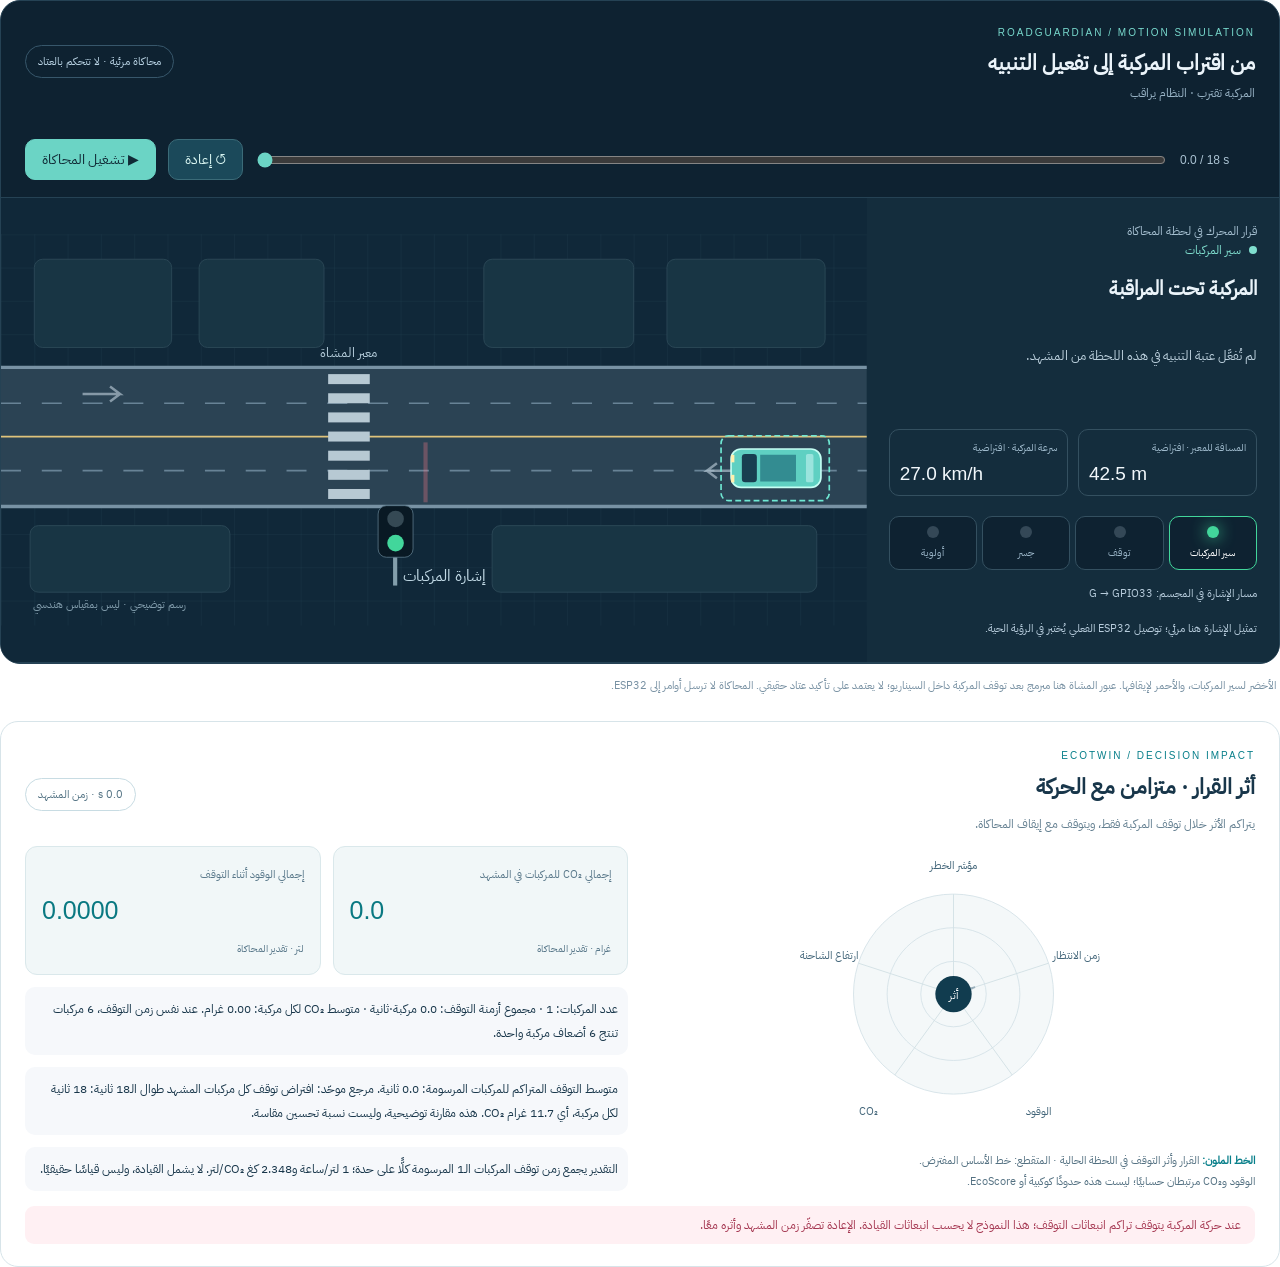
<file: docs/scenes/cloud_offline.html>
<!doctype html>
<html lang="ar" dir="rtl"><head><meta charset="utf-8"><meta name="viewport" content="width=device-width,initial-scale=1">
<style>
@font-face{font-family:Arabic;src:url([data-uri]) format('woff2')}
*{box-sizing:border-box}body{margin:0;background:transparent;color:#18364a;font:14px Arabic,Arial,sans-serif}button,input{font:inherit}button{cursor:pointer}button:focus-visible,input:focus-visible{outline:3px solid #f6bc61;outline-offset:3px}
.screen{background:#0e2231;border:1px solid #254254;border-radius:20px;overflow:hidden;color:#ebf4fa}.head{padding:20px 24px;display:flex;align-items:center;justify-content:space-between;gap:16px}.eyebrow{font:10px Arial;letter-spacing:2px;color:#78d9cd}.head h2{font-size:21px;margin:5px 0}.head p{margin:0;color:#9ab5c7;font-size:12px}.pill{font-size:11px;border:1px solid #37576b;border-radius:30px;padding:7px 12px;color:#b9d3e4;white-space:nowrap}
.layout{display:grid;grid-template-columns:minmax(0,2.1fr) minmax(245px,1fr);direction:ltr;gap:0}.road{background:#102839;position:relative;min-width:0;border-top:1px solid #254254;border-bottom:1px solid #254254}.road svg{width:100%;height:100%;min-height:300px;display:block}.decision{direction:rtl;background:#142d3d;padding:22px;border-top:1px solid #254254;border-bottom:1px solid #254254}.decision small{color:#a5bfd0}.decision h3{font-size:20px;min-height:58px;margin:14px 0 8px}.decision p{line-height:1.9;color:#bdd1de;font-size:13px;min-height:72px}.status{display:flex;align-items:center;gap:8px;color:#80dfcf;font-size:12px}.status i{height:8px;width:8px;border-radius:50%;background:currentColor}.stats{display:grid;grid-template-columns:1fr 1fr;gap:10px;margin-bottom:18px}.stat{border:1px solid #345060;border-radius:10px;padding:10px}.stat span{font-size:10px;color:#9fbacc;display:block}.stat b{direction:ltr;unicode-bidi:isolate;font:19px Arial;display:block;margin-top:8px;color:#f2f8fc}.leds{display:grid;grid-template-columns:repeat(4,1fr);gap:5px;margin-top:20px}.led{text-align:center;background:#0e2231;border:1px solid #345060;border-radius:10px;padding:9px 2px;font-size:10px;color:#9ab5c7}.led i{display:block;width:12px;height:12px;border-radius:50%;margin:0 auto 7px;background:#344857}.led.on i{background:var(--color);box-shadow:0 0 16px var(--color)}.led.on{color:white;border-color:var(--color)}.wiring{font-size:11px;color:#b8cddd;line-height:1.9;margin-top:14px}.controls{display:flex;gap:12px;align-items:center;padding:17px 24px;direction:ltr;flex-wrap:wrap}.controls button{background:#1b495a;color:#d9f6f2;border:1px solid #3b6b78;border-radius:10px;padding:9px 16px}.controls button.primary{background:#6bd4c5;color:#102a36;border-color:#6bd4c5}.controls input{accent-color:#6bd4c5;flex:1;min-width:100px}.time{font:12px Arial;color:#abc3d3;min-width:75px}.note{font-size:11px;color:#7891a3;line-height:1.9;margin:12px 4px 24px}.eco{border:1px solid #d7e4e9;border-radius:18px;background:white;padding:22px 24px;margin-top:20px}.eco h2{margin:5px 0;font-size:22px}.eco .eyebrow{color:#087f8a}.eco-head{display:flex;justify-content:space-between;align-items:center;gap:14px}.eco-head p{font-size:12px;color:#637f90}.eco-grid{display:grid;grid-template-columns:1fr 1fr;gap:24px;align-items:center}.eco svg{width:100%;max-height:300px}.eco-values{display:grid;grid-template-columns:1fr 1fr;gap:12px}.eco-card{background:#f1f7f8;border:1px solid #dae8eb;border-radius:12px;padding:16px}.eco-card span{font-size:11px;color:#59788a}.eco-card b{direction:ltr;unicode-bidi:isolate;display:block;font:25px Arial;color:#0a7982;margin:12px 0}.eco-card small{font-size:10px;color:#59788a}.comparison{grid-column:1/-1;font-size:12px;line-height:2;padding:10px;background:#f6f8fb;border-radius:10px}.legend{font-size:11px;color:#547182;line-height:1.9}.legend strong{color:#087f8a}.safety{font-size:12px;color:#a53751;background:#fff0f3;padding:10px 14px;border-radius:9px;margin-top:14px}.svgtext{font-family:Arabic,Arial,sans-serif}
@media(max-width:700px){.layout{grid-template-columns:1fr}.decision h3,.decision p{min-height:0}.eco-grid{grid-template-columns:1fr}.head,.eco{padding:16px}.head h2{font-size:18px}.head .pill{display:none}.road svg{min-height:220px}.controls{padding:14px}.eco-grid svg{max-height:260px}}
</style></head><body>
<section class="screen" aria-label="محاكاة حركة الطريق والإشارة">
<div class="head"><div><span class="eyebrow">ROADGUARDIAN / MOTION SIMULATION</span><h2>من اقتراب المركبة إلى تفعيل التنبيه</h2><p id="phase">المركبة تقترب · النظام يراقب</p></div><span class="pill">محاكاة مرئية · لا تتحكم بالعتاد</span></div>
<div class="controls"><button id="play" class="primary" aria-label="تشغيل المحاكاة">تشغيل المحاكاة ▶</button><button id="reset" aria-label="إعادة المحاكاة">إعادة ↺</button><input id="seek" type="range" min="0" max="18" step="0.1" value="0" aria-label="تقدم المحاكاة"><span class="time" id="time">0.0 / 18 s</span></div>
<div class="layout"><div class="road"><svg viewBox="0 0 1040 470" role="img" aria-label="مركبة متحركة ومعبر وإشارة تتغير حسب قرار المحرك">
<defs><pattern id="grid" width="40" height="40" patternUnits="userSpaceOnUse"><path d="M40 0H0V40" fill="none" stroke="#234252" stroke-width=".6"/></pattern><filter id="glow"><feGaussianBlur stdDeviation="5"/></filter></defs>
<rect width="1040" height="470" fill="url(#grid)"/>
<g fill="#183544" stroke="#2e4b59"><rect x="40" y="30" width="165" height="106" rx="10"/><rect x="238" y="30" width="150" height="106" rx="10"/><rect x="580" y="30" width="180" height="106" rx="10"/><rect x="800" y="30" width="190" height="106" rx="10"/><rect x="35" y="350" width="240" height="80" rx="10"/><rect x="590" y="350" width="390" height="80" rx="10"/></g>
<path d="M0 159H1040V327H0Z" fill="#2b4354"/><path d="M0 160H1040M0 327H1040" stroke="#7892a4" stroke-width="4"/><path d="M0 243H1040" stroke="#dfc37b" stroke-width="2"/><path d="M0 203H1040M0 284H1040" stroke="#688396" stroke-width="2" stroke-dasharray="24 25"/>
<g fill="#b7c8d5" opacity=".65"><path d="M98 192h45l-12-9m12 9l-12 9" fill="none" stroke="#b7c8d5" stroke-width="3"/><path d="M893 284h-45l12-9m-12 9l12 9" fill="none" stroke="#b7c8d5" stroke-width="3"/></g>
<g id="crosswalk" fill="#b7c9d3"><rect x="393" y="168" width="50" height="12"/><rect x="393" y="191" width="50" height="12"/><rect x="393" y="214" width="50" height="12"/><rect x="393" y="237" width="50" height="12"/><rect x="393" y="260" width="50" height="12"/><rect x="393" y="283" width="50" height="12"/><rect x="393" y="306" width="50" height="12"/></g>
<text x="417" y="148" text-anchor="middle" fill="#b5cddb" font-size="16" class="svgtext">معبر المشاة</text><path id="stopLine" d="M510 250V322" stroke="#ff7b8a" stroke-width="5" opacity=".3"/>
<g id="signal" transform="translate(478 348)"><rect x="-7" y="14" width="5" height="60" fill="#839eab"/><rect x="-25" y="-22" width="42" height="62" rx="10" fill="#091924" stroke="#597687"/><circle id="roadRed" cx="-4" cy="-6" r="10" fill="#354954"/><circle id="roadGreen" cx="-4" cy="23" r="10" fill="#42d69b"/><text x="55" y="69" text-anchor="middle" fill="#c1d9e5" font-size="19" class="svgtext">إشارة المركبات</text></g>
<g id="pedStatus" opacity="0"><rect id="pedBadge" x="90" y="88" width="280" height="49" rx="12" fill="#213d4b" stroke="#f5c16c"/><text id="pedLabel" x="230" y="119" text-anchor="middle" fill="#ffdb98" font-size="21" class="svgtext">مشاة يتجهون إلى المعبر</text></g>
<g id="pedestrian" transform="translate(417 390) scale(1.3)" opacity="0">
<ellipse cx="0" cy="47" rx="29" ry="8" fill="#071923" opacity=".7"/>
<rect x="-37" y="-60" width="74" height="118" rx="20" fill="#102c3c" fill-opacity=".7" stroke="#ffe0a2" stroke-width="2"/>
<circle cx="0" cy="-39" r="13" fill="#ffe0a2" stroke="#152e3d" stroke-width="2"/>
<path d="M-10-18Q0-24 10-18L13 12H-13Z" fill="#f4b74f" stroke="#ffe0a2" stroke-width="2"/>
<path id="pedArmLeft" d="M-10-13L-24 8" stroke="#ffe0a2" stroke-width="7" stroke-linecap="round"/>
<path id="pedArmRight" d="M10-13L24 8" stroke="#ffe0a2" stroke-width="7" stroke-linecap="round"/>
<path id="pedLegLeft" d="M-7 12L-13 44" stroke="#f5c16c" stroke-width="8" stroke-linecap="round"/>
<path id="pedLegRight" d="M7 12L13 44" stroke="#f5c16c" stroke-width="8" stroke-linecap="round"/>
</g>
<g id="bridge" opacity="0"><rect x="444" y="146" width="28" height="195" rx="6" fill="#6c8fa4"/><path d="M425 150h65M425 334h65" stroke="#98b7c9" stroke-width="12"/><rect x="415" y="94" width="88" height="40" rx="7" fill="#173f52" stroke="#7c9eaf"/><text x="459" y="120" text-anchor="middle" fill="#d7eaf5" font-size="23">4.5 m</text></g>
<g id="trafficQueue" aria-hidden="true"></g><path id="upperStopLine" d="M365 166V236" stroke="#ff7b8a" stroke-width="5" opacity="0"/>
<g id="queueBadge" opacity="0"><rect x="730" y="97" width="270" height="40" rx="10" fill="#403d28" stroke="#d6b96b"/><text x="865" y="123" text-anchor="middle" fill="#f7d98e" font-size="19" class="svgtext">ازدحام · 6 مركبات في اتجاهين</text></g>
<g id="car" transform="translate(930 281)"><rect x="-53" y="-23" width="108" height="46" rx="12" fill="#5fd0c2" stroke="#c5fff4" stroke-width="2"/><rect x="-40" y="-17" width="18" height="34" rx="4" fill="#183e50"/><path d="M-18-16H25V16H-18" fill="#338c91"/><rect x="37" y="-17" width="9" height="34" rx="2" fill="#9ae4dd"/><rect x="-53" y="-16" width="4" height="9" fill="#fff0af"/><rect x="-53" y="8" width="4" height="9" fill="#fff0af"/><g id="ambulanceMark" opacity="0" fill="#fff"><path d="M-3-10H7V10H-3Z"/><path d="M-8-5H12V5H-8Z"/></g><rect id="truckBox" x="-8" y="-30" width="62" height="60" rx="4" fill="#96b4cb" stroke="#daedff" opacity="0"/><text id="truckHeight" x="0" y="-45" text-anchor="middle" fill="#ffc3cd" font-size="15" opacity="0">5.0 m</text><rect id="carDetect" x="-65" y="-39" width="130" height="78" rx="9" fill="none" stroke="#6fe8d3" stroke-width="2" stroke-dasharray="7 4"/></g>
<path id="link" d="M510 280Q540 385 490 380" fill="none" stroke="#ff8c9d" stroke-width="2" stroke-dasharray="7 7" opacity="0"/><text x="130" y="449" text-anchor="middle" fill="#829dac" font-size="13" class="svgtext">رسم توضيحي · ليس بمقياس هندسي</text>
</svg></div><aside class="decision">
<small>قرار المحرك في لحظة المحاكاة</small><div class="status" id="status"><i></i><span id="statusLabel">مراقبة</span></div><h3 id="decisionTitle">المركبة تقترب</h3><p id="decisionText">راقب تغير الإشارة عندما تظهر حالة الخطر.</p>
<div class="stats"><div class="stat"><span>المسافة للمعبر · افتراضية</span><b id="distance">—</b></div><div class="stat"><span>سرعة المركبة · افتراضية</span><b id="speed">—</b></div></div>
<div class="leds"><div class="led" id="ledG" style="--color:#42d69b"><i></i>سير المركبات</div><div class="led" id="ledR" style="--color:#ff667e"><i></i>توقف</div><div class="led" id="ledB" style="--color:#f4c56e"><i></i>جسر</div><div class="led" id="ledE" style="--color:#6ee7b8"><i></i>أولوية</div></div>
<div class="wiring" id="wiring">خرج المجسم: G → GPIO33</div><div class="wiring">تمثيل الإشارة هنا مرئي؛ توصيل ESP32 الفعلي يُختبر في الرؤية الحية.</div>
</aside></div>

</section>
<p class="note">الأخضر لسير المركبات، والأحمر لإيقافها. عبور المشاة هنا مبرمج بعد توقف المركبة داخل السيناريو؛ لا يعتمد على تأكيد عتاد حقيقي. المحاكاة لا ترسل أوامر إلى ESP32.</p>
<section class="eco"><div class="eco-head"><div><span class="eyebrow">ECOTWIN / DECISION IMPACT</span><h2>أثر القرار · متزامن مع الحركة</h2><p>يتراكم الأثر خلال توقف المركبة فقط، ويتوقف مع إيقاف المحاكاة.</p></div><span class="pill" style="color:#527283;border-color:#c8dce3" id="ecoClock">0.0 s · زمن المشهد</span></div>
<div class="eco-grid"><div><svg viewBox="0 0 380 330" aria-label="رادار أثر القرار الافتراضي" role="img"><g transform="translate(190 164)">
<circle r="110" fill="#f4f8f9" stroke="#d5e3e8"/><circle r="73" fill="none" stroke="#d5e3e8"/><circle r="36" fill="none" stroke="#d5e3e8"/>
<g stroke="#d2e0e5"><path d="M0 0V-110M0 0L104.6-34M0 0L64.6 89M0 0L-64.6 89M0 0L-104.6-34"/></g>
<polygon id="ecoBase" fill="none" stroke="#9aafbb" stroke-width="2" stroke-dasharray="5 5"/><polygon id="ecoShape" fill="#42bfb438" stroke="#07878d" stroke-width="3"/>
<circle r="20" fill="#113c4f"/><text y="5" fill="white" text-anchor="middle" font-size="12" class="svgtext">أثر</text>
</g><g font-size="12" fill="#426579" text-anchor="middle" class="svgtext"><text x="190" y="26">مؤشر الخطر</text><text x="325" y="125">زمن الانتظار</text><text x="283" y="297">الوقود</text><text x="97" y="297">CO₂</text><text x="53" y="125">ارتفاع الشاحنة</text></g></svg><div class="legend"><strong>الخط الملون:</strong> القرار وأثر التوقف في اللحظة الحالية · <span>المتقطع: خط الأساس المفترض.</span><br>الوقود وCO₂ مرتبطان حسابيًا؛ ليست هذه حدودًا كوكبية أو EcoScore.</div></div>
<div class="eco-values"><div class="eco-card"><span>إجمالي CO₂ للمركبات في المشهد</span><b id="co2">—</b><small>غرام · تقدير المحاكاة</small></div><div class="eco-card"><span>إجمالي الوقود أثناء التوقف</span><b id="fuel">—</b><small>لتر · تقدير المحاكاة</small></div><div class="comparison" id="ecoAccounting"></div><div class="comparison" id="ecoComparison"></div><div class="comparison" id="ecoAssumptions"></div></div></div>
<div class="safety" id="ecoSafety">السلامة مستقلة عن المقارنة البيئية.</div>
</section>
<script id="simulationData" type="application/json">{"scenario": "CLOUD_OFFLINE", "frames": [{"t": 0.0, "x": 930.0, "speed": 27.0, "pedestrian": false, "command": "G", "event": {"distance_m": 42.5, "relative_speed_kmh": 27.0, "pedestrian_present": false, "ambulance_present": false, "cloud_online": false, "model_confidence": 1.0, "truck_present": false, "truck_height_m": 0.0}, "outcome": {"ttc_s": 5.67, "risk": 5.0, "level": "NORMAL", "action": "MONITOR", "edge_active": true, "cloud_online": false, "truck_present": false, "truck_height_m": 0.0}, "phase": "\u0627\u0644\u0645\u0631\u0643\u0628\u0629 \u062a\u0642\u062a\u0631\u0628 \u00b7 \u0627\u0644\u0646\u0638\u0627\u0645 \u064a\u0631\u0627\u0642\u0628", "pedestrian_y": 390.0, "pedestrian_opacity": 0.0, "pedestrian_phase": "approaching", "crossing_confirmed": false, "eco_current": {"vehicles": 1, "wait_s": 0.0, "vehicle_seconds": 0.0, "fuel_l": 0.0, "co2_kg": 0.0}}, {"t": 0.1, "x": 921.0, "speed": 27.0, "pedestrian": false, "command": "G", "event": {"distance_m": 41.75, "relative_speed_kmh": 27.0, "pedestrian_present": false, "ambulance_present": false, "cloud_online": false, "model_confidence": 1.0, "truck_present": false, "truck_height_m": 0.0}, "outcome": {"ttc_s": 5.57, "risk": 5.0, "level": "NORMAL", "action": "MONITOR", "edge_active": true, "cloud_online": false, "truck_present": false, "truck_height_m": 0.0}, "phase": "\u0627\u0644\u0645\u0631\u0643\u0628\u0629 \u062a\u0642\u062a\u0631\u0628 \u00b7 \u0627\u0644\u0646\u0638\u0627\u0645 \u064a\u0631\u0627\u0642\u0628", "pedestrian_y": 389.9445925925926, "pedestrian_opacity": 0.05539358600583092, "pedestrian_phase": "approaching", "crossing_confirmed": false, "eco_current": {"vehicles": 1, "wait_s": 0.0, "vehicle_seconds": 0.0, "fuel_l": 0.0, "co2_kg": 0.0}}, {"t": 0.2, "x": 912.0, "speed": 27.0, "pedestrian": false, "command": "G", "event": {"distance_m": 41.0, "relative_speed_kmh": 27.0, "pedestrian_present": false, "ambulance_present": false, "cloud_online": false, "model_confidence": 1.0, "truck_present": false, "truck_height_m": 0.0}, "outcome": {"ttc_s": 5.47, "risk": 5.0, "level": "NORMAL", "action": "MONITOR", "edge_active": true, "cloud_online": false, "truck_present": false, "truck_height_m": 0.0}, "phase": "\u0627\u0644\u0645\u0631\u0643\u0628\u0629 \u062a\u0642\u062a\u0631\u0628 \u00b7 \u0627\u0644\u0646\u0638\u0627\u0645 \u064a\u0631\u0627\u0642\u0628", "pedestrian_y": 389.7834074074074, "pedestrian_opacity": 0.1982507288629738, "pedestrian_phase": "approaching", "crossing_confirmed": false, "eco_current": {"vehicles": 1, "wait_s": 0.0, "vehicle_seconds": 0.0, "fuel_l": 0.0, "co2_kg": 0.0}}, {"t": 0.3, "x": 903.0, "speed": 27.0, "pedestrian": false, "command": "G", "event": {"distance_m": 40.25, "relative_speed_kmh": 27.0, "pedestrian_present": false, "ambulance_present": false, "cloud_online": false, "model_confidence": 1.0, "truck_present": false, "truck_height_m": 0.0}, "outcome": {"ttc_s": 5.37, "risk": 5.0, "level": "NORMAL", "action": "MONITOR", "edge_active": true, "cloud_online": false, "truck_present": false, "truck_height_m": 0.0}, "phase": "\u0627\u0644\u0645\u0631\u0643\u0628\u0629 \u062a\u0642\u062a\u0631\u0628 \u00b7 \u0627\u0644\u0646\u0638\u0627\u0645 \u064a\u0631\u0627\u0642\u0628", "pedestrian_y": 389.524, "pedestrian_opacity": 0.39358600583090386, "pedestrian_phase": "approaching", "crossing_confirmed": false, "eco_current": {"vehicles": 1, "wait_s": 0.0, "vehicle_seconds": 0.0, "fuel_l": 0.0, "co2_kg": 0.0}}, {"t": 0.4, "x": 894.0, "speed": 27.0, "pedestrian": false, "command": "G", "event": {"distance_m": 39.5, "relative_speed_kmh": 27.0, "pedestrian_present": false, "ambulance_present": false, "cloud_online": false, "model_confidence": 1.0, "truck_present": false, "truck_height_m": 0.0}, "outcome": {"ttc_s": 5.27, "risk": 5.0, "level": "NORMAL", "action": "MONITOR", "edge_active": true, "cloud_online": false, "truck_present": false, "truck_height_m": 0.0}, "phase": "\u0627\u0644\u0645\u0631\u0643\u0628\u0629 \u062a\u0642\u062a\u0631\u0628 \u00b7 \u0627\u0644\u0646\u0638\u0627\u0645 \u064a\u0631\u0627\u0642\u0628", "pedestrian_y": 389.1739259259259, "pedestrian_opacity": 0.6064139941690964, "pedestrian_phase": "approaching", "crossing_confirmed": false, "eco_current": {"vehicles": 1, "wait_s": 0.0, "vehicle_seconds": 0.0, "fuel_l": 0.0, "co2_kg": 0.0}}, {"t": 0.5, "x": 885.0, "speed": 27.0, "pedestrian": false, "command": "G", "event": {"distance_m": 38.75, "relative_speed_kmh": 27.0, "pedestrian_present": false, "ambulance_present": false, "cloud_online": false, "model_confidence": 1.0, "truck_present": false, "truck_height_m": 0.0}, "outcome": {"ttc_s": 5.17, "risk": 5.0, "level": "NORMAL", "action": "MONITOR", "edge_active": true, "cloud_online": false, "truck_present": false, "truck_height_m": 0.0}, "phase": "\u0627\u0644\u0645\u0631\u0643\u0628\u0629 \u062a\u0642\u062a\u0631\u0628 \u00b7 \u0627\u0644\u0646\u0638\u0627\u0645 \u064a\u0631\u0627\u0642\u0628", "pedestrian_y": 388.74074074074076, "pedestrian_opacity": 0.8017492711370262, "pedestrian_phase": "approaching", "crossing_confirmed": false, "eco_current": {"vehicles": 1, "wait_s": 0.0, "vehicle_seconds": 0.0, "fuel_l": 0.0, "co2_kg": 0.0}}, {"t": 0.6, "x": 876.0, "speed": 27.0, "pedestrian": false, "command": "G", "event": {"distance_m": 38.0, "relative_speed_kmh": 27.0, "pedestrian_present": false, "ambulance_present": false, "cloud_online": false, "model_confidence": 1.0, "truck_present": false, "truck_height_m": 0.0}, "outcome": {"ttc_s": 5.07, "risk": 5.0, "level": "NORMAL", "action": "MONITOR", "edge_active": true, "cloud_online": false, "truck_present": false, "truck_height_m": 0.0}, "phase": "\u0627\u0644\u0645\u0631\u0643\u0628\u0629 \u062a\u0642\u062a\u0631\u0628 \u00b7 \u0627\u0644\u0646\u0638\u0627\u0645 \u064a\u0631\u0627\u0642\u0628", "pedestrian_y": 388.232, "pedestrian_opacity": 0.9446064139941692, "pedestrian_phase": "approaching", "crossing_confirmed": false, "eco_current": {"vehicles": 1, "wait_s": 0.0, "vehicle_seconds": 0.0, "fuel_l": 0.0, "co2_kg": 0.0}}, {"t": 0.7, "x": 867.0, "speed": 27.0, "pedestrian": false, "command": "G", "event": {"distance_m": 37.25, "relative_speed_kmh": 27.0, "pedestrian_present": false, "ambulance_present": false, "cloud_online": false, "model_confidence": 1.0, "truck_present": false, "truck_height_m": 0.0}, "outcome": {"ttc_s": 4.97, "risk": 5.0, "level": "NORMAL", "action": "MONITOR", "edge_active": true, "cloud_online": false, "truck_present": false, "truck_height_m": 0.0}, "phase": "\u0627\u0644\u0645\u0631\u0643\u0628\u0629 \u062a\u0642\u062a\u0631\u0628 \u00b7 \u0627\u0644\u0646\u0638\u0627\u0645 \u064a\u0631\u0627\u0642\u0628", "pedestrian_y": 387.65525925925925, "pedestrian_opacity": 1.0, "pedestrian_phase": "approaching", "crossing_confirmed": false, "eco_current": {"vehicles": 1, "wait_s": 0.0, "vehicle_seconds": 0.0, "fuel_l": 0.0, "co2_kg": 0.0}}, {"t": 0.8, "x": 858.0, "speed": 27.0, "pedestrian": false, "command": "G", "event": {"distance_m": 36.5, "relative_speed_kmh": 27.0, "pedestrian_present": false, "ambulance_present": false, "cloud_online": false, "model_confidence": 1.0, "truck_present": false, "truck_height_m": 0.0}, "outcome": {"ttc_s": 4.87, "risk": 5.0, "level": "NORMAL", "action": "MONITOR", "edge_active": true, "cloud_online": false, "truck_present": false, "truck_height_m": 0.0}, "phase": "\u0627\u0644\u0645\u0631\u0643\u0628\u0629 \u062a\u0642\u062a\u0631\u0628 \u00b7 \u0627\u0644\u0646\u0638\u0627\u0645 \u064a\u0631\u0627\u0642\u0628", "pedestrian_y": 387.0180740740741, "pedestrian_opacity": 1.0, "pedestrian_phase": "approaching", "crossing_confirmed": false, "eco_current": {"vehicles": 1, "wait_s": 0.0, "vehicle_seconds": 0.0, "fuel_l": 0.0, "co2_kg": 0.0}}, {"t": 0.9, "x": 849.0, "speed": 27.0, "pedestrian": false, "command": "G", "event": {"distance_m": 35.75, "relative_speed_kmh": 27.0, "pedestrian_present": false, "ambulance_present": false, "cloud_online": false, "model_confidence": 1.0, "truck_present": false, "truck_height_m": 0.0}, "outcome": {"ttc_s": 4.77, "risk": 5.0, "level": "NORMAL", "action": "MONITOR", "edge_active": true, "cloud_online": false, "truck_present": false, "truck_height_m": 0.0}, "phase": "\u0627\u0644\u0645\u0631\u0643\u0628\u0629 \u062a\u0642\u062a\u0631\u0628 \u00b7 \u0627\u0644\u0646\u0638\u0627\u0645 \u064a\u0631\u0627\u0642\u0628", "pedestrian_y": 386.328, "pedestrian_opacity": 1.0, "pedestrian_phase": "approaching", "crossing_confirmed": false, "eco_current": {"vehicles": 1, "wait_s": 0.0, "vehicle_seconds": 0.0, "fuel_l": 0.0, "co2_kg": 0.0}}, {"t": 1.0, "x": 840.0, "speed": 27.0, "pedestrian": false, "command": "G", "event": {"distance_m": 35.0, "relative_speed_kmh": 27.0, "pedestrian_present": false, "ambulance_present": false, "cloud_online": false, "model_confidence": 1.0, "truck_present": false, "truck_height_m": 0.0}, "outcome": {"ttc_s": 4.67, "risk": 5.0, "level": "NORMAL", "action": "MONITOR", "edge_active": true, "cloud_online": false, "truck_present": false, "truck_height_m": 0.0}, "phase": "\u0627\u0644\u0645\u0631\u0643\u0628\u0629 \u062a\u0642\u062a\u0631\u0628 \u00b7 \u0627\u0644\u0646\u0638\u0627\u0645 \u064a\u0631\u0627\u0642\u0628", "pedestrian_y": 385.5925925925926, "pedestrian_opacity": 1.0, "pedestrian_phase": "approaching", "crossing_confirmed": false, "eco_current": {"vehicles": 1, "wait_s": 0.0, "vehicle_seconds": 0.0, "fuel_l": 0.0, "co2_kg": 0.0}}, {"t": 1.1, "x": 831.0, "speed": 27.0, "pedestrian": false, "command": "G", "event": {"distance_m": 34.25, "relative_speed_kmh": 27.0, "pedestrian_present": false, "ambulance_present": false, "cloud_online": false, "model_confidence": 1.0, "truck_present": false, "truck_height_m": 0.0}, "outcome": {"ttc_s": 4.57, "risk": 5.0, "level": "NORMAL", "action": "MONITOR", "edge_active": true, "cloud_online": false, "truck_present": false, "truck_height_m": 0.0}, "phase": "\u0627\u0644\u0645\u0631\u0643\u0628\u0629 \u062a\u0642\u062a\u0631\u0628 \u00b7 \u0627\u0644\u0646\u0638\u0627\u0645 \u064a\u0631\u0627\u0642\u0628", "pedestrian_y": 384.8194074074074, "pedestrian_opacity": 1.0, "pedestrian_phase": "approaching", "crossing_confirmed": false, "eco_current": {"vehicles": 1, "wait_s": 0.0, "vehicle_seconds": 0.0, "fuel_l": 0.0, "co2_kg": 0.0}}, {"t": 1.2, "x": 822.0, "speed": 27.0, "pedestrian": false, "command": "G", "event": {"distance_m": 33.5, "relative_speed_kmh": 27.0, "pedestrian_present": false, "ambulance_present": false, "cloud_online": false, "model_confidence": 1.0, "truck_present": false, "truck_height_m": 0.0}, "outcome": {"ttc_s": 4.47, "risk": 5.0, "level": "NORMAL", "action": "MONITOR", "edge_active": true, "cloud_online": false, "truck_present": false, "truck_height_m": 0.0}, "phase": "\u0627\u0644\u0645\u0631\u0643\u0628\u0629 \u062a\u0642\u062a\u0631\u0628 \u00b7 \u0627\u0644\u0646\u0638\u0627\u0645 \u064a\u0631\u0627\u0642\u0628", "pedestrian_y": 384.016, "pedestrian_opacity": 1.0, "pedestrian_phase": "approaching", "crossing_confirmed": false, "eco_current": {"vehicles": 1, "wait_s": 0.0, "vehicle_seconds": 0.0, "fuel_l": 0.0, "co2_kg": 0.0}}, {"t": 1.3, "x": 813.0, "speed": 27.0, "pedestrian": false, "command": "G", "event": {"distance_m": 32.75, "relative_speed_kmh": 27.0, "pedestrian_present": false, "ambulance_present": false, "cloud_online": false, "model_confidence": 1.0, "truck_present": false, "truck_height_m": 0.0}, "outcome": {"ttc_s": 4.37, "risk": 5.0, "level": "NORMAL", "action": "MONITOR", "edge_active": true, "cloud_online": false, "truck_present": false, "truck_height_m": 0.0}, "phase": "\u0627\u0644\u0645\u0631\u0643\u0628\u0629 \u062a\u0642\u062a\u0631\u0628 \u00b7 \u0627\u0644\u0646\u0638\u0627\u0645 \u064a\u0631\u0627\u0642\u0628", "pedestrian_y": 383.18992592592593, "pedestrian_opacity": 1.0, "pedestrian_phase": "approaching", "crossing_confirmed": false, "eco_current": {"vehicles": 1, "wait_s": 0.0, "vehicle_seconds": 0.0, "fuel_l": 0.0, "co2_kg": 0.0}}, {"t": 1.4, "x": 804.0, "speed": 27.0, "pedestrian": false, "command": "G", "event": {"distance_m": 32.0, "relative_speed_kmh": 27.0, "pedestrian_present": false, "ambulance_present": false, "cloud_online": false, "model_confidence": 1.0, "truck_present": false, "truck_height_m": 0.0}, "outcome": {"ttc_s": 4.27, "risk": 5.0, "level": "NORMAL", "action": "MONITOR", "edge_active": true, "cloud_online": false, "truck_present": false, "truck_height_m": 0.0}, "phase": "\u0627\u0644\u0645\u0631\u0643\u0628\u0629 \u062a\u0642\u062a\u0631\u0628 \u00b7 \u0627\u0644\u0646\u0638\u0627\u0645 \u064a\u0631\u0627\u0642\u0628", "pedestrian_y": 382.34874074074077, "pedestrian_opacity": 1.0, "pedestrian_phase": "approaching", "crossing_confirmed": false, "eco_current": {"vehicles": 1, "wait_s": 0.0, "vehicle_seconds": 0.0, "fuel_l": 0.0, "co2_kg": 0.0}}, {"t": 1.5, "x": 795.0, "speed": 27.0, "pedestrian": false, "command": "G", "event": {"distance_m": 31.25, "relative_speed_kmh": 27.0, "pedestrian_present": false, "ambulance_present": false, "cloud_online": false, "model_confidence": 1.0, "truck_present": false, "truck_height_m": 0.0}, "outcome": {"ttc_s": 4.17, "risk": 5.0, "level": "NORMAL", "action": "MONITOR", "edge_active": true, "cloud_online": false, "truck_present": false, "truck_height_m": 0.0}, "phase": "\u0627\u0644\u0645\u0631\u0643\u0628\u0629 \u062a\u0642\u062a\u0631\u0628 \u00b7 \u0627\u0644\u0646\u0638\u0627\u0645 \u064a\u0631\u0627\u0642\u0628", "pedestrian_y": 381.5, "pedestrian_opacity": 1.0, "pedestrian_phase": "approaching", "crossing_confirmed": false, "eco_current": {"vehicles": 1, "wait_s": 0.0, "vehicle_seconds": 0.0, "fuel_l": 0.0, "co2_kg": 0.0}}, {"t": 1.6, "x": 786.0, "speed": 27.0, "pedestrian": false, "command": "G", "event": {"distance_m": 30.5, "relative_speed_kmh": 27.0, "pedestrian_present": false, "ambulance_present": false, "cloud_online": false, "model_confidence": 1.0, "truck_present": false, "truck_height_m": 0.0}, "outcome": {"ttc_s": 4.07, "risk": 5.0, "level": "NORMAL", "action": "MONITOR", "edge_active": true, "cloud_online": false, "truck_present": false, "truck_height_m": 0.0}, "phase": "\u0627\u0644\u0645\u0631\u0643\u0628\u0629 \u062a\u0642\u062a\u0631\u0628 \u00b7 \u0627\u0644\u0646\u0638\u0627\u0645 \u064a\u0631\u0627\u0642\u0628", "pedestrian_y": 380.65125925925923, "pedestrian_opacity": 1.0, "pedestrian_phase": "approaching", "crossing_confirmed": false, "eco_current": {"vehicles": 1, "wait_s": 0.0, "vehicle_seconds": 0.0, "fuel_l": 0.0, "co2_kg": 0.0}}, {"t": 1.7, "x": 777.0, "speed": 27.0, "pedestrian": false, "command": "G", "event": {"distance_m": 29.75, "relative_speed_kmh": 27.0, "pedestrian_present": false, "ambulance_present": false, "cloud_online": false, "model_confidence": 1.0, "truck_present": false, "truck_height_m": 0.0}, "outcome": {"ttc_s": 3.97, "risk": 5.2, "level": "NORMAL", "action": "MONITOR", "edge_active": true, "cloud_online": false, "truck_present": false, "truck_height_m": 0.0}, "phase": "\u0627\u0644\u0645\u0631\u0643\u0628\u0629 \u062a\u0642\u062a\u0631\u0628 \u00b7 \u0627\u0644\u0646\u0638\u0627\u0645 \u064a\u0631\u0627\u0642\u0628", "pedestrian_y": 379.81007407407407, "pedestrian_opacity": 1.0, "pedestrian_phase": "approaching", "crossing_confirmed": false, "eco_current": {"vehicles": 1, "wait_s": 0.0, "vehicle_seconds": 0.0, "fuel_l": 0.0, "co2_kg": 0.0}}, {"t": 1.8, "x": 768.0, "speed": 27.0, "pedestrian": false, "command": "G", "event": {"distance_m": 29.0, "relative_speed_kmh": 27.0, "pedestrian_present": false, "ambulance_present": false, "cloud_online": false, "model_confidence": 1.0, "truck_present": false, "truck_height_m": 0.0}, "outcome": {"ttc_s": 3.87, "risk": 5.7, "level": "NORMAL", "action": "MONITOR", "edge_active": true, "cloud_online": false, "truck_present": false, "truck_height_m": 0.0}, "phase": "\u0627\u0644\u0645\u0631\u0643\u0628\u0629 \u062a\u0642\u062a\u0631\u0628 \u00b7 \u0627\u0644\u0646\u0638\u0627\u0645 \u064a\u0631\u0627\u0642\u0628", "pedestrian_y": 378.984, "pedestrian_opacity": 1.0, "pedestrian_phase": "approaching", "crossing_confirmed": false, "eco_current": {"vehicles": 1, "wait_s": 0.0, "vehicle_seconds": 0.0, "fuel_l": 0.0, "co2_kg": 0.0}}, {"t": 1.9, "x": 759.0, "speed": 27.0, "pedestrian": false, "command": "G", "event": {"distance_m": 28.25, "relative_speed_kmh": 27.0, "pedestrian_present": false, "ambulance_present": false, "cloud_online": false, "model_confidence": 1.0, "truck_present": false, "truck_height_m": 0.0}, "outcome": {"ttc_s": 3.77, "risk": 6.2, "level": "NORMAL", "action": "MONITOR", "edge_active": true, "cloud_online": false, "truck_present": false, "truck_height_m": 0.0}, "phase": "\u0627\u0644\u0645\u0631\u0643\u0628\u0629 \u062a\u0642\u062a\u0631\u0628 \u00b7 \u0627\u0644\u0646\u0638\u0627\u0645 \u064a\u0631\u0627\u0642\u0628", "pedestrian_y": 378.1805925925926, "pedestrian_opacity": 1.0, "pedestrian_phase": "approaching", "crossing_confirmed": false, "eco_current": {"vehicles": 1, "wait_s": 0.0, "vehicle_seconds": 0.0, "fuel_l": 0.0, "co2_kg": 0.0}}, {"t": 2.0, "x": 750.0, "speed": 27.0, "pedestrian": false, "command": "G", "event": {"distance_m": 27.5, "relative_speed_kmh": 27.0, "pedestrian_present": false, "ambulance_present": false, "cloud_online": false, "model_confidence": 1.0, "truck_present": false, "truck_height_m": 0.0}, "outcome": {"ttc_s": 3.67, "risk": 6.7, "level": "NORMAL", "action": "MONITOR", "edge_active": true, "cloud_online": false, "truck_present": false, "truck_height_m": 0.0}, "phase": "\u0627\u0644\u0645\u0631\u0643\u0628\u0629 \u062a\u0642\u062a\u0631\u0628 \u00b7 \u0627\u0644\u0646\u0638\u0627\u0645 \u064a\u0631\u0627\u0642\u0628", "pedestrian_y": 377.4074074074074, "pedestrian_opacity": 1.0, "pedestrian_phase": "approaching", "crossing_confirmed": false, "eco_current": {"vehicles": 1, "wait_s": 0.0, "vehicle_seconds": 0.0, "fuel_l": 0.0, "co2_kg": 0.0}}, {"t": 2.1, "x": 741.0, "speed": 27.0, "pedestrian": false, "command": "G", "event": {"distance_m": 26.75, "relative_speed_kmh": 27.0, "pedestrian_present": false, "ambulance_present": false, "cloud_online": false, "model_confidence": 1.0, "truck_present": false, "truck_height_m": 0.0}, "outcome": {"ttc_s": 3.57, "risk": 7.2, "level": "NORMAL", "action": "MONITOR", "edge_active": true, "cloud_online": false, "truck_present": false, "truck_height_m": 0.0}, "phase": "\u0627\u0644\u0645\u0631\u0643\u0628\u0629 \u062a\u0642\u062a\u0631\u0628 \u00b7 \u0627\u0644\u0646\u0638\u0627\u0645 \u064a\u0631\u0627\u0642\u0628", "pedestrian_y": 376.672, "pedestrian_opacity": 1.0, "pedestrian_phase": "approaching", "crossing_confirmed": false, "eco_current": {"vehicles": 1, "wait_s": 0.0, "vehicle_seconds": 0.0, "fuel_l": 0.0, "co2_kg": 0.0}}, {"t": 2.2, "x": 732.0, "speed": 27.0, "pedestrian": false, "command": "G", "event": {"distance_m": 26.0, "relative_speed_kmh": 27.0, "pedestrian_present": false, "ambulance_present": false, "cloud_online": false, "model_confidence": 1.0, "truck_present": false, "truck_height_m": 0.0}, "outcome": {"ttc_s": 3.47, "risk": 7.7, "level": "NORMAL", "action": "MONITOR", "edge_active": true, "cloud_online": false, "truck_present": false, "truck_height_m": 0.0}, "phase": "\u0627\u0644\u0645\u0631\u0643\u0628\u0629 \u062a\u0642\u062a\u0631\u0628 \u00b7 \u0627\u0644\u0646\u0638\u0627\u0645 \u064a\u0631\u0627\u0642\u0628", "pedestrian_y": 375.9819259259259, "pedestrian_opacity": 1.0, "pedestrian_phase": "approaching", "crossing_confirmed": false, "eco_current": {"vehicles": 1, "wait_s": 0.0, "vehicle_seconds": 0.0, "fuel_l": 0.0, "co2_kg": 0.0}}, {"t": 2.3, "x": 723.0, "speed": 27.0, "pedestrian": false, "command": "G", "event": {"distance_m": 25.25, "relative_speed_kmh": 27.0, "pedestrian_present": false, "ambulance_present": false, "cloud_online": false, "model_confidence": 1.0, "truck_present": false, "truck_height_m": 0.0}, "outcome": {"ttc_s": 3.37, "risk": 8.2, "level": "NORMAL", "action": "MONITOR", "edge_active": true, "cloud_online": false, "truck_present": false, "truck_height_m": 0.0}, "phase": "\u0627\u0644\u0645\u0631\u0643\u0628\u0629 \u062a\u0642\u062a\u0631\u0628 \u00b7 \u0627\u0644\u0646\u0638\u0627\u0645 \u064a\u0631\u0627\u0642\u0628", "pedestrian_y": 375.34474074074075, "pedestrian_opacity": 1.0, "pedestrian_phase": "approaching", "crossing_confirmed": false, "eco_current": {"vehicles": 1, "wait_s": 0.0, "vehicle_seconds": 0.0, "fuel_l": 0.0, "co2_kg": 0.0}}, {"t": 2.4, "x": 714.0, "speed": 27.0, "pedestrian": false, "command": "G", "event": {"distance_m": 24.5, "relative_speed_kmh": 27.0, "pedestrian_present": false, "ambulance_present": false, "cloud_online": false, "model_confidence": 1.0, "truck_present": false, "truck_height_m": 0.0}, "outcome": {"ttc_s": 3.27, "risk": 8.7, "level": "NORMAL", "action": "MONITOR", "edge_active": true, "cloud_online": false, "truck_present": false, "truck_height_m": 0.0}, "phase": "\u0627\u0644\u0645\u0631\u0643\u0628\u0629 \u062a\u0642\u062a\u0631\u0628 \u00b7 \u0627\u0644\u0646\u0638\u0627\u0645 \u064a\u0631\u0627\u0642\u0628", "pedestrian_y": 374.76800000000003, "pedestrian_opacity": 1.0, "pedestrian_phase": "approaching", "crossing_confirmed": false, "eco_current": {"vehicles": 1, "wait_s": 0.0, "vehicle_seconds": 0.0, "fuel_l": 0.0, "co2_kg": 0.0}}, {"t": 2.5, "x": 705.0, "speed": 27.0, "pedestrian": false, "command": "G", "event": {"distance_m": 23.75, "relative_speed_kmh": 27.0, "pedestrian_present": false, "ambulance_present": false, "cloud_online": false, "model_confidence": 1.0, "truck_present": false, "truck_height_m": 0.0}, "outcome": {"ttc_s": 3.17, "risk": 9.2, "level": "NORMAL", "action": "MONITOR", "edge_active": true, "cloud_online": false, "truck_present": false, "truck_height_m": 0.0}, "phase": "\u0627\u0644\u0645\u0631\u0643\u0628\u0629 \u062a\u0642\u062a\u0631\u0628 \u00b7 \u0627\u0644\u0646\u0638\u0627\u0645 \u064a\u0631\u0627\u0642\u0628", "pedestrian_y": 374.25925925925924, "pedestrian_opacity": 1.0, "pedestrian_phase": "approaching", "crossing_confirmed": false, "eco_current": {"vehicles": 1, "wait_s": 0.0, "vehicle_seconds": 0.0, "fuel_l": 0.0, "co2_kg": 0.0}}, {"t": 2.6, "x": 696.0, "speed": 27.0, "pedestrian": false, "command": "G", "event": {"distance_m": 23.0, "relative_speed_kmh": 27.0, "pedestrian_present": false, "ambulance_present": false, "cloud_online": false, "model_confidence": 1.0, "truck_present": false, "truck_height_m": 0.0}, "outcome": {"ttc_s": 3.07, "risk": 9.7, "level": "NORMAL", "action": "MONITOR", "edge_active": true, "cloud_online": false, "truck_present": false, "truck_height_m": 0.0}, "phase": "\u0627\u0644\u0645\u0631\u0643\u0628\u0629 \u062a\u0642\u062a\u0631\u0628 \u00b7 \u0627\u0644\u0646\u0638\u0627\u0645 \u064a\u0631\u0627\u0642\u0628", "pedestrian_y": 373.8260740740741, "pedestrian_opacity": 1.0, "pedestrian_phase": "approaching", "crossing_confirmed": false, "eco_current": {"vehicles": 1, "wait_s": 0.0, "vehicle_seconds": 0.0, "fuel_l": 0.0, "co2_kg": 0.0}}, {"t": 2.7, "x": 687.0, "speed": 27.0, "pedestrian": false, "command": "G", "event": {"distance_m": 22.25, "relative_speed_kmh": 27.0, "pedestrian_present": false, "ambulance_present": false, "cloud_online": false, "model_confidence": 1.0, "truck_present": false, "truck_height_m": 0.0}, "outcome": {"ttc_s": 2.97, "risk": 10.2, "level": "NORMAL", "action": "MONITOR", "edge_active": true, "cloud_online": false, "truck_present": false, "truck_height_m": 0.0}, "phase": "\u0627\u0644\u0645\u0631\u0643\u0628\u0629 \u062a\u0642\u062a\u0631\u0628 \u00b7 \u0627\u0644\u0646\u0638\u0627\u0645 \u064a\u0631\u0627\u0642\u0628", "pedestrian_y": 373.476, "pedestrian_opacity": 1.0, "pedestrian_phase": "approaching", "crossing_confirmed": false, "eco_current": {"vehicles": 1, "wait_s": 0.0, "vehicle_seconds": 0.0, "fuel_l": 0.0, "co2_kg": 0.0}}, {"t": 2.8, "x": 678.0, "speed": 27.0, "pedestrian": false, "command": "G", "event": {"distance_m": 21.5, "relative_speed_kmh": 27.0, "pedestrian_present": false, "ambulance_present": false, "cloud_online": false, "model_confidence": 1.0, "truck_present": false, "truck_height_m": 0.0}, "outcome": {"ttc_s": 2.87, "risk": 10.7, "level": "NORMAL", "action": "MONITOR", "edge_active": true, "cloud_online": false, "truck_present": false, "truck_height_m": 0.0}, "phase": "\u0627\u0644\u0645\u0631\u0643\u0628\u0629 \u062a\u0642\u062a\u0631\u0628 \u00b7 \u0627\u0644\u0646\u0638\u0627\u0645 \u064a\u0631\u0627\u0642\u0628", "pedestrian_y": 373.2165925925926, "pedestrian_opacity": 1.0, "pedestrian_phase": "approaching", "crossing_confirmed": false, "eco_current": {"vehicles": 1, "wait_s": 0.0, "vehicle_seconds": 0.0, "fuel_l": 0.0, "co2_kg": 0.0}}, {"t": 2.9, "x": 669.0, "speed": 27.0, "pedestrian": false, "command": "G", "event": {"distance_m": 20.75, "relative_speed_kmh": 27.0, "pedestrian_present": false, "ambulance_present": false, "cloud_online": false, "model_confidence": 1.0, "truck_present": false, "truck_height_m": 0.0}, "outcome": {"ttc_s": 2.77, "risk": 11.2, "level": "NORMAL", "action": "MONITOR", "edge_active": true, "cloud_online": false, "truck_present": false, "truck_height_m": 0.0}, "phase": "\u0627\u0644\u0645\u0631\u0643\u0628\u0629 \u062a\u0642\u062a\u0631\u0628 \u00b7 \u0627\u0644\u0646\u0638\u0627\u0645 \u064a\u0631\u0627\u0642\u0628", "pedestrian_y": 373.0554074074074, "pedestrian_opacity": 1.0, "pedestrian_phase": "approaching", "crossing_confirmed": false, "eco_current": {"vehicles": 1, "wait_s": 0.0, "vehicle_seconds": 0.0, "fuel_l": 0.0, "co2_kg": 0.0}}, {"t": 3.0, "x": 660.0, "speed": 27.0, "pedestrian": true, "command": "R", "event": {"distance_m": 20.0, "relative_speed_kmh": 27.0, "pedestrian_present": true, "ambulance_present": false, "cloud_online": false, "model_confidence": 1.0, "truck_present": false, "truck_height_m": 0.0}, "outcome": {"ttc_s": 2.67, "risk": 81.8, "level": "CRITICAL", "action": "LOCAL_RED_ALERT", "edge_active": true, "cloud_online": false, "truck_present": false, "truck_height_m": 0.0}, "phase": "\u062a\u0646\u0628\u064a\u0647 \u0627\u0644\u0645\u0634\u0627\u0629 \u00b7 \u0627\u0644\u0645\u0631\u0643\u0628\u0629 \u062a\u0633\u062a\u062c\u064a\u0628 \u0641\u064a \u0627\u0644\u0645\u062d\u0627\u0643\u0627\u0629", "pedestrian_y": 373, "pedestrian_opacity": 1.0, "pedestrian_phase": "waiting", "crossing_confirmed": false, "eco_current": {"vehicles": 1, "wait_s": 0.0, "vehicle_seconds": 0.0, "fuel_l": 0.0, "co2_kg": 0.0}}, {"t": 3.1, "x": 651.0, "speed": 27.0, "pedestrian": true, "command": "R", "event": {"distance_m": 19.25, "relative_speed_kmh": 27.0, "pedestrian_present": true, "ambulance_present": false, "cloud_online": false, "model_confidence": 1.0, "truck_present": false, "truck_height_m": 0.0}, "outcome": {"ttc_s": 2.57, "risk": 83.8, "level": "CRITICAL", "action": "LOCAL_RED_ALERT", "edge_active": true, "cloud_online": false, "truck_present": false, "truck_height_m": 0.0}, "phase": "\u062a\u0646\u0628\u064a\u0647 \u0627\u0644\u0645\u0634\u0627\u0629 \u00b7 \u0627\u0644\u0645\u0631\u0643\u0628\u0629 \u062a\u0633\u062a\u062c\u064a\u0628 \u0641\u064a \u0627\u0644\u0645\u062d\u0627\u0643\u0627\u0629", "pedestrian_y": 373, "pedestrian_opacity": 1.0, "pedestrian_phase": "waiting", "crossing_confirmed": false, "eco_current": {"vehicles": 1, "wait_s": 0.0, "vehicle_seconds": 0.0, "fuel_l": 0.0, "co2_kg": 0.0}}, {"t": 3.2, "x": 642.0, "speed": 27.0, "pedestrian": true, "command": "R", "event": {"distance_m": 18.5, "relative_speed_kmh": 27.0, "pedestrian_present": true, "ambulance_present": false, "cloud_online": false, "model_confidence": 1.0, "truck_present": false, "truck_height_m": 0.0}, "outcome": {"ttc_s": 2.47, "risk": 85.8, "level": "CRITICAL", "action": "LOCAL_RED_ALERT", "edge_active": true, "cloud_online": false, "truck_present": false, "truck_height_m": 0.0}, "phase": "\u062a\u0646\u0628\u064a\u0647 \u0627\u0644\u0645\u0634\u0627\u0629 \u00b7 \u0627\u0644\u0645\u0631\u0643\u0628\u0629 \u062a\u0633\u062a\u062c\u064a\u0628 \u0641\u064a \u0627\u0644\u0645\u062d\u0627\u0643\u0627\u0629", "pedestrian_y": 373, "pedestrian_opacity": 1.0, "pedestrian_phase": "waiting", "crossing_confirmed": false, "eco_current": {"vehicles": 1, "wait_s": 0.0, "vehicle_seconds": 0.0, "fuel_l": 0.0, "co2_kg": 0.0}}, {"t": 3.3, "x": 634.8, "speed": 21.6, "pedestrian": true, "command": "R", "event": {"distance_m": 17.899999999999995, "relative_speed_kmh": 21.6, "pedestrian_present": true, "ambulance_present": false, "cloud_online": false, "model_confidence": 1.0, "truck_present": false, "truck_height_m": 0.0}, "outcome": {"ttc_s": 2.98, "risk": 73.4, "level": "WARNING", "action": "LOCAL_AMBER_ALERT", "edge_active": true, "cloud_online": false, "truck_present": false, "truck_height_m": 0.0}, "phase": "\u062a\u0646\u0628\u064a\u0647 \u0627\u0644\u0645\u0634\u0627\u0629 \u00b7 \u0627\u0644\u0645\u0631\u0643\u0628\u0629 \u062a\u0633\u062a\u062c\u064a\u0628 \u0641\u064a \u0627\u0644\u0645\u062d\u0627\u0643\u0627\u0629", "pedestrian_y": 373, "pedestrian_opacity": 1.0, "pedestrian_phase": "waiting", "crossing_confirmed": false, "eco_current": {"vehicles": 1, "wait_s": 0.0, "vehicle_seconds": 0.0, "fuel_l": 0.0, "co2_kg": 0.0}}, {"t": 3.4, "x": 629.4, "speed": 16.2, "pedestrian": true, "command": "R", "event": {"distance_m": 17.45, "relative_speed_kmh": 16.2, "pedestrian_present": true, "ambulance_present": false, "cloud_online": false, "model_confidence": 1.0, "truck_present": false, "truck_height_m": 0.0}, "outcome": {"ttc_s": 3.88, "risk": 53.5, "level": "WARNING", "action": "LOCAL_AMBER_ALERT", "edge_active": true, "cloud_online": false, "truck_present": false, "truck_height_m": 0.0}, "phase": "\u062a\u0646\u0628\u064a\u0647 \u0627\u0644\u0645\u0634\u0627\u0629 \u00b7 \u0627\u0644\u0645\u0631\u0643\u0628\u0629 \u062a\u0633\u062a\u062c\u064a\u0628 \u0641\u064a \u0627\u0644\u0645\u062d\u0627\u0643\u0627\u0629", "pedestrian_y": 373, "pedestrian_opacity": 1.0, "pedestrian_phase": "waiting", "crossing_confirmed": false, "eco_current": {"vehicles": 1, "wait_s": 0.0, "vehicle_seconds": 0.0, "fuel_l": 0.0, "co2_kg": 0.0}}, {"t": 3.5, "x": 625.8, "speed": 10.8, "pedestrian": true, "command": "R", "event": {"distance_m": 17.149999999999995, "relative_speed_kmh": 10.8, "pedestrian_present": true, "ambulance_present": false, "cloud_online": false, "model_confidence": 1.0, "truck_present": false, "truck_height_m": 0.0}, "outcome": {"ttc_s": 5.72, "risk": 49.0, "level": "WARNING", "action": "LOCAL_AMBER_ALERT", "edge_active": true, "cloud_online": false, "truck_present": false, "truck_height_m": 0.0}, "phase": "\u062a\u0646\u0628\u064a\u0647 \u0627\u0644\u0645\u0634\u0627\u0629 \u00b7 \u0627\u0644\u0645\u0631\u0643\u0628\u0629 \u062a\u0633\u062a\u062c\u064a\u0628 \u0641\u064a \u0627\u0644\u0645\u062d\u0627\u0643\u0627\u0629", "pedestrian_y": 373, "pedestrian_opacity": 1.0, "pedestrian_phase": "waiting", "crossing_confirmed": false, "eco_current": {"vehicles": 1, "wait_s": 0.0, "vehicle_seconds": 0.0, "fuel_l": 0.0, "co2_kg": 0.0}}, {"t": 3.6, "x": 624.0, "speed": 5.4, "pedestrian": true, "command": "R", "event": {"distance_m": 17.0, "relative_speed_kmh": 5.4, "pedestrian_present": true, "ambulance_present": false, "cloud_online": false, "model_confidence": 1.0, "truck_present": false, "truck_height_m": 0.0}, "outcome": {"ttc_s": 11.33, "risk": 47.0, "level": "WARNING", "action": "LOCAL_AMBER_ALERT", "edge_active": true, "cloud_online": false, "truck_present": false, "truck_height_m": 0.0}, "phase": "\u062a\u0646\u0628\u064a\u0647 \u0627\u0644\u0645\u0634\u0627\u0629 \u00b7 \u0627\u0644\u0645\u0631\u0643\u0628\u0629 \u062a\u0633\u062a\u062c\u064a\u0628 \u0641\u064a \u0627\u0644\u0645\u062d\u0627\u0643\u0627\u0629", "pedestrian_y": 373, "pedestrian_opacity": 1.0, "pedestrian_phase": "waiting", "crossing_confirmed": false, "eco_current": {"vehicles": 1, "wait_s": 0.0, "vehicle_seconds": 0.0, "fuel_l": 0.0, "co2_kg": 0.0}}, {"t": 3.7, "x": 624.0, "speed": 0.0, "pedestrian": true, "command": "R", "event": {"distance_m": 17.0, "relative_speed_kmh": 0.0, "pedestrian_present": true, "ambulance_present": false, "cloud_online": false, "model_confidence": 1.0, "truck_present": false, "truck_height_m": 0.0}, "outcome": {"ttc_s": 999.0, "risk": 45.0, "level": "WARNING", "action": "LOCAL_AMBER_ALERT", "edge_active": true, "cloud_online": false, "truck_present": false, "truck_height_m": 0.0}, "phase": "\u062a\u0646\u0628\u064a\u0647 \u0627\u0644\u0645\u0634\u0627\u0629 \u00b7 \u0627\u0644\u0645\u0631\u0643\u0628\u0629 \u062a\u0633\u062a\u062c\u064a\u0628 \u0641\u064a \u0627\u0644\u0645\u062d\u0627\u0643\u0627\u0629", "pedestrian_y": 373, "pedestrian_opacity": 1.0, "pedestrian_phase": "waiting", "crossing_confirmed": false, "eco_current": {"vehicles": 1, "wait_s": 0.1, "vehicle_seconds": 0.1, "fuel_l": 2.777777777777778e-05, "co2_kg": 6.522222222222222e-05}}, {"t": 3.8, "x": 624.0, "speed": 0.0, "pedestrian": true, "command": "R", "event": {"distance_m": 17.0, "relative_speed_kmh": 0.0, "pedestrian_present": true, "ambulance_present": false, "cloud_online": false, "model_confidence": 1.0, "truck_present": false, "truck_height_m": 0.0}, "outcome": {"ttc_s": 999.0, "risk": 45.0, "level": "WARNING", "action": "LOCAL_AMBER_ALERT", "edge_active": true, "cloud_online": false, "truck_present": false, "truck_height_m": 0.0}, "phase": "\u062a\u0646\u0628\u064a\u0647 \u0627\u0644\u0645\u0634\u0627\u0629 \u00b7 \u0627\u0644\u0645\u0631\u0643\u0628\u0629 \u062a\u0633\u062a\u062c\u064a\u0628 \u0641\u064a \u0627\u0644\u0645\u062d\u0627\u0643\u0627\u0629", "pedestrian_y": 373, "pedestrian_opacity": 1.0, "pedestrian_phase": "waiting", "crossing_confirmed": false, "eco_current": {"vehicles": 1, "wait_s": 0.2, "vehicle_seconds": 0.2, "fuel_l": 5.555555555555556e-05, "co2_kg": 0.00013044444444444445}}, {"t": 3.9, "x": 624.0, "speed": 0.0, "pedestrian": true, "command": "R", "event": {"distance_m": 17.0, "relative_speed_kmh": 0.0, "pedestrian_present": true, "ambulance_present": false, "cloud_online": false, "model_confidence": 1.0, "truck_present": false, "truck_height_m": 0.0}, "outcome": {"ttc_s": 999.0, "risk": 45.0, "level": "WARNING", "action": "LOCAL_AMBER_ALERT", "edge_active": true, "cloud_online": false, "truck_present": false, "truck_height_m": 0.0}, "phase": "\u062a\u0646\u0628\u064a\u0647 \u0627\u0644\u0645\u0634\u0627\u0629 \u00b7 \u0627\u0644\u0645\u0631\u0643\u0628\u0629 \u062a\u0633\u062a\u062c\u064a\u0628 \u0641\u064a \u0627\u0644\u0645\u062d\u0627\u0643\u0627\u0629", "pedestrian_y": 373, "pedestrian_opacity": 1.0, "pedestrian_phase": "waiting", "crossing_confirmed": false, "eco_current": {"vehicles": 1, "wait_s": 0.3, "vehicle_seconds": 0.3, "fuel_l": 8.333333333333333e-05, "co2_kg": 0.00019566666666666666}}, {"t": 4.0, "x": 624.0, "speed": 0.0, "pedestrian": true, "command": "R", "event": {"distance_m": 17.0, "relative_speed_kmh": 0.0, "pedestrian_present": true, "ambulance_present": false, "cloud_online": false, "model_confidence": 1.0, "truck_present": false, "truck_height_m": 0.0}, "outcome": {"ttc_s": 999.0, "risk": 45.0, "level": "WARNING", "action": "LOCAL_AMBER_ALERT", "edge_active": true, "cloud_online": false, "truck_present": false, "truck_height_m": 0.0}, "phase": "\u062a\u0646\u0628\u064a\u0647 \u0627\u0644\u0645\u0634\u0627\u0629 \u00b7 \u0627\u0644\u0645\u0631\u0643\u0628\u0629 \u062a\u0633\u062a\u062c\u064a\u0628 \u0641\u064a \u0627\u0644\u0645\u062d\u0627\u0643\u0627\u0629", "pedestrian_y": 373, "pedestrian_opacity": 1.0, "pedestrian_phase": "waiting", "crossing_confirmed": false, "eco_current": {"vehicles": 1, "wait_s": 0.4, "vehicle_seconds": 0.4, "fuel_l": 0.00011111111111111112, "co2_kg": 0.0002608888888888889}}, {"t": 4.1, "x": 624.0, "speed": 0.0, "pedestrian": true, "command": "R", "event": {"distance_m": 17.0, "relative_speed_kmh": 0.0, "pedestrian_present": true, "ambulance_present": false, "cloud_online": false, "model_confidence": 1.0, "truck_present": false, "truck_height_m": 0.0}, "outcome": {"ttc_s": 999.0, "risk": 45.0, "level": "WARNING", "action": "LOCAL_AMBER_ALERT", "edge_active": true, "cloud_online": false, "truck_present": false, "truck_height_m": 0.0}, "phase": "\u062a\u0646\u0628\u064a\u0647 \u0627\u0644\u0645\u0634\u0627\u0629 \u00b7 \u0627\u0644\u0645\u0631\u0643\u0628\u0629 \u062a\u0633\u062a\u062c\u064a\u0628 \u0641\u064a \u0627\u0644\u0645\u062d\u0627\u0643\u0627\u0629", "pedestrian_y": 373, "pedestrian_opacity": 1.0, "pedestrian_phase": "waiting", "crossing_confirmed": false, "eco_current": {"vehicles": 1, "wait_s": 0.5, "vehicle_seconds": 0.5, "fuel_l": 0.0001388888888888889, "co2_kg": 0.0003261111111111111}}, {"t": 4.2, "x": 624.0, "speed": 0.0, "pedestrian": true, "command": "R", "event": {"distance_m": 17.0, "relative_speed_kmh": 0.0, "pedestrian_present": true, "ambulance_present": false, "cloud_online": false, "model_confidence": 1.0, "truck_present": false, "truck_height_m": 0.0}, "outcome": {"ttc_s": 999.0, "risk": 45.0, "level": "WARNING", "action": "LOCAL_AMBER_ALERT", "edge_active": true, "cloud_online": false, "truck_present": false, "truck_height_m": 0.0}, "phase": "\u062a\u0646\u0628\u064a\u0647 \u0627\u0644\u0645\u0634\u0627\u0629 \u00b7 \u0627\u0644\u0645\u0631\u0643\u0628\u0629 \u062a\u0633\u062a\u062c\u064a\u0628 \u0641\u064a \u0627\u0644\u0645\u062d\u0627\u0643\u0627\u0629", "pedestrian_y": 373, "pedestrian_opacity": 1.0, "pedestrian_phase": "waiting", "crossing_confirmed": false, "eco_current": {"vehicles": 1, "wait_s": 0.6, "vehicle_seconds": 0.6, "fuel_l": 0.00016666666666666666, "co2_kg": 0.0003913333333333333}}, {"t": 4.3, "x": 624.0, "speed": 0.0, "pedestrian": true, "command": "R", "event": {"distance_m": 17.0, "relative_speed_kmh": 0.0, "pedestrian_present": true, "ambulance_present": false, "cloud_online": false, "model_confidence": 1.0, "truck_present": false, "truck_height_m": 0.0}, "outcome": {"ttc_s": 999.0, "risk": 45.0, "level": "WARNING", "action": "LOCAL_AMBER_ALERT", "edge_active": true, "cloud_online": false, "truck_present": false, "truck_height_m": 0.0}, "phase": "\u062a\u0646\u0628\u064a\u0647 \u0627\u0644\u0645\u0634\u0627\u0629 \u00b7 \u0627\u0644\u0645\u0631\u0643\u0628\u0629 \u062a\u0633\u062a\u062c\u064a\u0628 \u0641\u064a \u0627\u0644\u0645\u062d\u0627\u0643\u0627\u0629", "pedestrian_y": 373, "pedestrian_opacity": 1.0, "pedestrian_phase": "waiting", "crossing_confirmed": false, "eco_current": {"vehicles": 1, "wait_s": 0.7, "vehicle_seconds": 0.7, "fuel_l": 0.00019444444444444443, "co2_kg": 0.0004565555555555555}}, {"t": 4.4, "x": 624.0, "speed": 0.0, "pedestrian": true, "command": "R", "event": {"distance_m": 17.0, "relative_speed_kmh": 0.0, "pedestrian_present": true, "ambulance_present": false, "cloud_online": false, "model_confidence": 1.0, "truck_present": false, "truck_height_m": 0.0}, "outcome": {"ttc_s": 999.0, "risk": 45.0, "level": "WARNING", "action": "LOCAL_AMBER_ALERT", "edge_active": true, "cloud_online": false, "truck_present": false, "truck_height_m": 0.0}, "phase": "\u062a\u0646\u0628\u064a\u0647 \u0627\u0644\u0645\u0634\u0627\u0629 \u00b7 \u0627\u0644\u0645\u0631\u0643\u0628\u0629 \u062a\u0633\u062a\u062c\u064a\u0628 \u0641\u064a \u0627\u0644\u0645\u062d\u0627\u0643\u0627\u0629", "pedestrian_y": 373, "pedestrian_opacity": 1.0, "pedestrian_phase": "waiting", "crossing_confirmed": false, "eco_current": {"vehicles": 1, "wait_s": 0.8, "vehicle_seconds": 0.8, "fuel_l": 0.00022222222222222223, "co2_kg": 0.0005217777777777778}}, {"t": 4.5, "x": 624.0, "speed": 0.0, "pedestrian": true, "command": "R", "event": {"distance_m": 17.0, "relative_speed_kmh": 0.0, "pedestrian_present": true, "ambulance_present": false, "cloud_online": false, "model_confidence": 1.0, "truck_present": false, "truck_height_m": 0.0}, "outcome": {"ttc_s": 999.0, "risk": 45.0, "level": "WARNING", "action": "LOCAL_AMBER_ALERT", "edge_active": true, "cloud_online": false, "truck_present": false, "truck_height_m": 0.0}, "phase": "\u062a\u0646\u0628\u064a\u0647 \u0627\u0644\u0645\u0634\u0627\u0629 \u00b7 \u0627\u0644\u0645\u0631\u0643\u0628\u0629 \u062a\u0633\u062a\u062c\u064a\u0628 \u0641\u064a \u0627\u0644\u0645\u062d\u0627\u0643\u0627\u0629", "pedestrian_y": 373, "pedestrian_opacity": 1.0, "pedestrian_phase": "waiting", "crossing_confirmed": false, "eco_current": {"vehicles": 1, "wait_s": 0.9, "vehicle_seconds": 0.9, "fuel_l": 0.00025, "co2_kg": 0.000587}}, {"t": 4.6, "x": 624.0, "speed": 0.0, "pedestrian": true, "command": "R", "event": {"distance_m": 17.0, "relative_speed_kmh": 0.0, "pedestrian_present": true, "ambulance_present": false, "cloud_online": false, "model_confidence": 1.0, "truck_present": false, "truck_height_m": 0.0}, "outcome": {"ttc_s": 999.0, "risk": 45.0, "level": "WARNING", "action": "LOCAL_AMBER_ALERT", "edge_active": true, "cloud_online": false, "truck_present": false, "truck_height_m": 0.0}, "phase": "\u062a\u0646\u0628\u064a\u0647 \u0627\u0644\u0645\u0634\u0627\u0629 \u00b7 \u0627\u0644\u0645\u0631\u0643\u0628\u0629 \u062a\u0633\u062a\u062c\u064a\u0628 \u0641\u064a \u0627\u0644\u0645\u062d\u0627\u0643\u0627\u0629", "pedestrian_y": 373, "pedestrian_opacity": 1.0, "pedestrian_phase": "waiting", "crossing_confirmed": false, "eco_current": {"vehicles": 1, "wait_s": 1.0, "vehicle_seconds": 1.0, "fuel_l": 0.0002777777777777778, "co2_kg": 0.0006522222222222222}}, {"t": 4.7, "x": 624.0, "speed": 0.0, "pedestrian": true, "command": "R", "event": {"distance_m": 17.0, "relative_speed_kmh": 0.0, "pedestrian_present": true, "ambulance_present": false, "cloud_online": false, "model_confidence": 1.0, "truck_present": false, "truck_height_m": 0.0}, "outcome": {"ttc_s": 999.0, "risk": 45.0, "level": "WARNING", "action": "LOCAL_AMBER_ALERT", "edge_active": true, "cloud_online": false, "truck_present": false, "truck_height_m": 0.0}, "phase": "\u062a\u0646\u0628\u064a\u0647 \u0627\u0644\u0645\u0634\u0627\u0629 \u00b7 \u0627\u0644\u0645\u0631\u0643\u0628\u0629 \u062a\u0633\u062a\u062c\u064a\u0628 \u0641\u064a \u0627\u0644\u0645\u062d\u0627\u0643\u0627\u0629", "pedestrian_y": 373, "pedestrian_opacity": 1.0, "pedestrian_phase": "waiting", "crossing_confirmed": false, "eco_current": {"vehicles": 1, "wait_s": 1.1, "vehicle_seconds": 1.1, "fuel_l": 0.0003055555555555556, "co2_kg": 0.0007174444444444445}}, {"t": 4.8, "x": 624.0, "speed": 0.0, "pedestrian": true, "command": "R", "event": {"distance_m": 17.0, "relative_speed_kmh": 0.0, "pedestrian_present": true, "ambulance_present": false, "cloud_online": false, "model_confidence": 1.0, "truck_present": false, "truck_height_m": 0.0}, "outcome": {"ttc_s": 999.0, "risk": 45.0, "level": "WARNING", "action": "LOCAL_AMBER_ALERT", "edge_active": true, "cloud_online": false, "truck_present": false, "truck_height_m": 0.0}, "phase": "\u062a\u0646\u0628\u064a\u0647 \u0627\u0644\u0645\u0634\u0627\u0629 \u00b7 \u0627\u0644\u0645\u0631\u0643\u0628\u0629 \u062a\u0633\u062a\u062c\u064a\u0628 \u0641\u064a \u0627\u0644\u0645\u062d\u0627\u0643\u0627\u0629", "pedestrian_y": 373, "pedestrian_opacity": 1.0, "pedestrian_phase": "waiting", "crossing_confirmed": false, "eco_current": {"vehicles": 1, "wait_s": 1.2, "vehicle_seconds": 1.2, "fuel_l": 0.0003333333333333333, "co2_kg": 0.0007826666666666666}}, {"t": 4.9, "x": 624.0, "speed": 0.0, "pedestrian": true, "command": "R", "event": {"distance_m": 17.0, "relative_speed_kmh": 0.0, "pedestrian_present": true, "ambulance_present": false, "cloud_online": false, "model_confidence": 1.0, "truck_present": false, "truck_height_m": 0.0}, "outcome": {"ttc_s": 999.0, "risk": 45.0, "level": "WARNING", "action": "LOCAL_AMBER_ALERT", "edge_active": true, "cloud_online": false, "truck_present": false, "truck_height_m": 0.0}, "phase": "\u062a\u0646\u0628\u064a\u0647 \u0627\u0644\u0645\u0634\u0627\u0629 \u00b7 \u0627\u0644\u0645\u0631\u0643\u0628\u0629 \u062a\u0633\u062a\u062c\u064a\u0628 \u0641\u064a \u0627\u0644\u0645\u062d\u0627\u0643\u0627\u0629", "pedestrian_y": 373, "pedestrian_opacity": 1.0, "pedestrian_phase": "waiting", "crossing_confirmed": false, "eco_current": {"vehicles": 1, "wait_s": 1.3, "vehicle_seconds": 1.3, "fuel_l": 0.00036111111111111115, "co2_kg": 0.0008478888888888889}}, {"t": 5.0, "x": 624.0, "speed": 0.0, "pedestrian": true, "command": "R", "event": {"distance_m": 17.0, "relative_speed_kmh": 0.0, "pedestrian_present": true, "ambulance_present": false, "cloud_online": false, "model_confidence": 1.0, "truck_present": false, "truck_height_m": 0.0}, "outcome": {"ttc_s": 999.0, "risk": 45.0, "level": "WARNING", "action": "LOCAL_AMBER_ALERT", "edge_active": true, "cloud_online": false, "truck_present": false, "truck_height_m": 0.0}, "phase": "\u062a\u0646\u0628\u064a\u0647 \u0627\u0644\u0645\u0634\u0627\u0629 \u00b7 \u0627\u0644\u0645\u0631\u0643\u0628\u0629 \u062a\u0633\u062a\u062c\u064a\u0628 \u0641\u064a \u0627\u0644\u0645\u062d\u0627\u0643\u0627\u0629", "pedestrian_y": 373, "pedestrian_opacity": 1.0, "pedestrian_phase": "waiting", "crossing_confirmed": false, "eco_current": {"vehicles": 1, "wait_s": 1.4, "vehicle_seconds": 1.4, "fuel_l": 0.00038888888888888887, "co2_kg": 0.000913111111111111}}, {"t": 5.1, "x": 624.0, "speed": 0.0, "pedestrian": true, "command": "R", "event": {"distance_m": 17.0, "relative_speed_kmh": 0.0, "pedestrian_present": true, "ambulance_present": false, "cloud_online": false, "model_confidence": 1.0, "truck_present": false, "truck_height_m": 0.0}, "outcome": {"ttc_s": 999.0, "risk": 45.0, "level": "WARNING", "action": "LOCAL_AMBER_ALERT", "edge_active": true, "cloud_online": false, "truck_present": false, "truck_height_m": 0.0}, "phase": "\u062a\u0646\u0628\u064a\u0647 \u0627\u0644\u0645\u0634\u0627\u0629 \u00b7 \u0627\u0644\u0645\u0631\u0643\u0628\u0629 \u062a\u0633\u062a\u062c\u064a\u0628 \u0641\u064a \u0627\u0644\u0645\u062d\u0627\u0643\u0627\u0629", "pedestrian_y": 373, "pedestrian_opacity": 1.0, "pedestrian_phase": "waiting", "crossing_confirmed": false, "eco_current": {"vehicles": 1, "wait_s": 1.5, "vehicle_seconds": 1.5, "fuel_l": 0.0004166666666666667, "co2_kg": 0.0009783333333333334}}, {"t": 5.2, "x": 624.0, "speed": 0.0, "pedestrian": true, "command": "R", "event": {"distance_m": 17.0, "relative_speed_kmh": 0.0, "pedestrian_present": true, "ambulance_present": false, "cloud_online": false, "model_confidence": 1.0, "truck_present": false, "truck_height_m": 0.0}, "outcome": {"ttc_s": 999.0, "risk": 45.0, "level": "WARNING", "action": "LOCAL_AMBER_ALERT", "edge_active": true, "cloud_online": false, "truck_present": false, "truck_height_m": 0.0}, "phase": "\u062a\u0646\u0628\u064a\u0647 \u0627\u0644\u0645\u0634\u0627\u0629 \u00b7 \u0627\u0644\u0645\u0631\u0643\u0628\u0629 \u062a\u0633\u062a\u062c\u064a\u0628 \u0641\u064a \u0627\u0644\u0645\u062d\u0627\u0643\u0627\u0629", "pedestrian_y": 373, "pedestrian_opacity": 1.0, "pedestrian_phase": "waiting", "crossing_confirmed": false, "eco_current": {"vehicles": 1, "wait_s": 1.6, "vehicle_seconds": 1.6, "fuel_l": 0.00044444444444444447, "co2_kg": 0.0010435555555555556}}, {"t": 5.3, "x": 624.0, "speed": 0.0, "pedestrian": true, "command": "R", "event": {"distance_m": 17.0, "relative_speed_kmh": 0.0, "pedestrian_present": true, "ambulance_present": false, "cloud_online": false, "model_confidence": 1.0, "truck_present": false, "truck_height_m": 0.0}, "outcome": {"ttc_s": 999.0, "risk": 45.0, "level": "WARNING", "action": "LOCAL_AMBER_ALERT", "edge_active": true, "cloud_online": false, "truck_present": false, "truck_height_m": 0.0}, "phase": "\u062a\u0646\u0628\u064a\u0647 \u0627\u0644\u0645\u0634\u0627\u0629 \u00b7 \u0627\u0644\u0645\u0631\u0643\u0628\u0629 \u062a\u0633\u062a\u062c\u064a\u0628 \u0641\u064a \u0627\u0644\u0645\u062d\u0627\u0643\u0627\u0629", "pedestrian_y": 373, "pedestrian_opacity": 1.0, "pedestrian_phase": "waiting", "crossing_confirmed": false, "eco_current": {"vehicles": 1, "wait_s": 1.7, "vehicle_seconds": 1.7, "fuel_l": 0.0004722222222222222, "co2_kg": 0.0011087777777777775}}, {"t": 5.4, "x": 624.0, "speed": 0.0, "pedestrian": true, "command": "R", "event": {"distance_m": 17.0, "relative_speed_kmh": 0.0, "pedestrian_present": true, "ambulance_present": false, "cloud_online": false, "model_confidence": 1.0, "truck_present": false, "truck_height_m": 0.0}, "outcome": {"ttc_s": 999.0, "risk": 45.0, "level": "WARNING", "action": "LOCAL_AMBER_ALERT", "edge_active": true, "cloud_online": false, "truck_present": false, "truck_height_m": 0.0}, "phase": "\u062a\u0646\u0628\u064a\u0647 \u0627\u0644\u0645\u0634\u0627\u0629 \u00b7 \u0627\u0644\u0645\u0631\u0643\u0628\u0629 \u062a\u0633\u062a\u062c\u064a\u0628 \u0641\u064a \u0627\u0644\u0645\u062d\u0627\u0643\u0627\u0629", "pedestrian_y": 373, "pedestrian_opacity": 1.0, "pedestrian_phase": "waiting", "crossing_confirmed": false, "eco_current": {"vehicles": 1, "wait_s": 1.8, "vehicle_seconds": 1.8, "fuel_l": 0.0005, "co2_kg": 0.001174}}, {"t": 5.5, "x": 624.0, "speed": 0.0, "pedestrian": true, "command": "R", "event": {"distance_m": 17.0, "relative_speed_kmh": 0.0, "pedestrian_present": true, "ambulance_present": false, "cloud_online": false, "model_confidence": 1.0, "truck_present": false, "truck_height_m": 0.0}, "outcome": {"ttc_s": 999.0, "risk": 45.0, "level": "WARNING", "action": "LOCAL_AMBER_ALERT", "edge_active": true, "cloud_online": false, "truck_present": false, "truck_height_m": 0.0}, "phase": "\u062a\u0646\u0628\u064a\u0647 \u0627\u0644\u0645\u0634\u0627\u0629 \u00b7 \u0627\u0644\u0645\u0631\u0643\u0628\u0629 \u062a\u0633\u062a\u062c\u064a\u0628 \u0641\u064a \u0627\u0644\u0645\u062d\u0627\u0643\u0627\u0629", "pedestrian_y": 373, "pedestrian_opacity": 1.0, "pedestrian_phase": "waiting", "crossing_confirmed": false, "eco_current": {"vehicles": 1, "wait_s": 1.9, "vehicle_seconds": 1.9, "fuel_l": 0.0005277777777777777, "co2_kg": 0.001239222222222222}}, {"t": 5.6, "x": 624.0, "speed": 0.0, "pedestrian": true, "command": "R", "event": {"distance_m": 17.0, "relative_speed_kmh": 0.0, "pedestrian_present": true, "ambulance_present": false, "cloud_online": false, "model_confidence": 1.0, "truck_present": false, "truck_height_m": 0.0}, "outcome": {"ttc_s": 999.0, "risk": 45.0, "level": "WARNING", "action": "LOCAL_AMBER_ALERT", "edge_active": true, "cloud_online": false, "truck_present": false, "truck_height_m": 0.0}, "phase": "\u062a\u0646\u0628\u064a\u0647 \u0627\u0644\u0645\u0634\u0627\u0629 \u00b7 \u0627\u0644\u0645\u0631\u0643\u0628\u0629 \u062a\u0633\u062a\u062c\u064a\u0628 \u0641\u064a \u0627\u0644\u0645\u062d\u0627\u0643\u0627\u0629", "pedestrian_y": 373, "pedestrian_opacity": 1.0, "pedestrian_phase": "waiting", "crossing_confirmed": false, "eco_current": {"vehicles": 1, "wait_s": 2.0, "vehicle_seconds": 2.0, "fuel_l": 0.0005555555555555556, "co2_kg": 0.0013044444444444444}}, {"t": 5.7, "x": 624.0, "speed": 0.0, "pedestrian": true, "command": "R", "event": {"distance_m": 17.0, "relative_speed_kmh": 0.0, "pedestrian_present": true, "ambulance_present": false, "cloud_online": false, "model_confidence": 1.0, "truck_present": false, "truck_height_m": 0.0}, "outcome": {"ttc_s": 999.0, "risk": 45.0, "level": "WARNING", "action": "LOCAL_AMBER_ALERT", "edge_active": true, "cloud_online": false, "truck_present": false, "truck_height_m": 0.0}, "phase": "\u062a\u0646\u0628\u064a\u0647 \u0627\u0644\u0645\u0634\u0627\u0629 \u00b7 \u0627\u0644\u0645\u0631\u0643\u0628\u0629 \u062a\u0633\u062a\u062c\u064a\u0628 \u0641\u064a \u0627\u0644\u0645\u062d\u0627\u0643\u0627\u0629", "pedestrian_y": 373, "pedestrian_opacity": 1.0, "pedestrian_phase": "waiting", "crossing_confirmed": false, "eco_current": {"vehicles": 1, "wait_s": 2.1, "vehicle_seconds": 2.1, "fuel_l": 0.0005833333333333334, "co2_kg": 0.0013696666666666666}}, {"t": 5.8, "x": 624.0, "speed": 0.0, "pedestrian": true, "command": "R", "event": {"distance_m": 17.0, "relative_speed_kmh": 0.0, "pedestrian_present": true, "ambulance_present": false, "cloud_online": false, "model_confidence": 1.0, "truck_present": false, "truck_height_m": 0.0}, "outcome": {"ttc_s": 999.0, "risk": 45.0, "level": "WARNING", "action": "LOCAL_AMBER_ALERT", "edge_active": true, "cloud_online": false, "truck_present": false, "truck_height_m": 0.0}, "phase": "\u062a\u0646\u0628\u064a\u0647 \u0627\u0644\u0645\u0634\u0627\u0629 \u00b7 \u0627\u0644\u0645\u0631\u0643\u0628\u0629 \u062a\u0633\u062a\u062c\u064a\u0628 \u0641\u064a \u0627\u0644\u0645\u062d\u0627\u0643\u0627\u0629", "pedestrian_y": 373, "pedestrian_opacity": 1.0, "pedestrian_phase": "waiting", "crossing_confirmed": false, "eco_current": {"vehicles": 1, "wait_s": 2.2, "vehicle_seconds": 2.2, "fuel_l": 0.0006111111111111112, "co2_kg": 0.001434888888888889}}, {"t": 5.9, "x": 624.0, "speed": 0.0, "pedestrian": true, "command": "R", "event": {"distance_m": 17.0, "relative_speed_kmh": 0.0, "pedestrian_present": true, "ambulance_present": false, "cloud_online": false, "model_confidence": 1.0, "truck_present": false, "truck_height_m": 0.0}, "outcome": {"ttc_s": 999.0, "risk": 45.0, "level": "WARNING", "action": "LOCAL_AMBER_ALERT", "edge_active": true, "cloud_online": false, "truck_present": false, "truck_height_m": 0.0}, "phase": "\u062a\u0646\u0628\u064a\u0647 \u0627\u0644\u0645\u0634\u0627\u0629 \u00b7 \u0627\u0644\u0645\u0631\u0643\u0628\u0629 \u062a\u0633\u062a\u062c\u064a\u0628 \u0641\u064a \u0627\u0644\u0645\u062d\u0627\u0643\u0627\u0629", "pedestrian_y": 373, "pedestrian_opacity": 1.0, "pedestrian_phase": "waiting", "crossing_confirmed": false, "eco_current": {"vehicles": 1, "wait_s": 2.3, "vehicle_seconds": 2.3, "fuel_l": 0.0006388888888888888, "co2_kg": 0.001500111111111111}}, {"t": 6.0, "x": 624.0, "speed": 0.0, "pedestrian": true, "command": "R", "event": {"distance_m": 17.0, "relative_speed_kmh": 0.0, "pedestrian_present": true, "ambulance_present": false, "cloud_online": false, "model_confidence": 1.0, "truck_present": false, "truck_height_m": 0.0}, "outcome": {"ttc_s": 999.0, "risk": 45.0, "level": "WARNING", "action": "LOCAL_AMBER_ALERT", "edge_active": true, "cloud_online": false, "truck_present": false, "truck_height_m": 0.0}, "phase": "\u062a\u0646\u0628\u064a\u0647 \u0627\u0644\u0645\u0634\u0627\u0629 \u00b7 \u0627\u0644\u0645\u0631\u0643\u0628\u0629 \u062a\u0633\u062a\u062c\u064a\u0628 \u0641\u064a \u0627\u0644\u0645\u062d\u0627\u0643\u0627\u0629", "pedestrian_y": 373, "pedestrian_opacity": 1.0, "pedestrian_phase": "waiting", "crossing_confirmed": false, "eco_current": {"vehicles": 1, "wait_s": 2.4, "vehicle_seconds": 2.4, "fuel_l": 0.0006666666666666666, "co2_kg": 0.0015653333333333333}}, {"t": 6.1, "x": 624.0, "speed": 0.0, "pedestrian": true, "command": "R", "event": {"distance_m": 17.0, "relative_speed_kmh": 0.0, "pedestrian_present": true, "ambulance_present": false, "cloud_online": false, "model_confidence": 1.0, "truck_present": false, "truck_height_m": 0.0}, "outcome": {"ttc_s": 999.0, "risk": 45.0, "level": "WARNING", "action": "LOCAL_AMBER_ALERT", "edge_active": true, "cloud_online": false, "truck_present": false, "truck_height_m": 0.0}, "phase": "\u062a\u0646\u0628\u064a\u0647 \u0627\u0644\u0645\u0634\u0627\u0629 \u00b7 \u0627\u0644\u0645\u0631\u0643\u0628\u0629 \u062a\u0633\u062a\u062c\u064a\u0628 \u0641\u064a \u0627\u0644\u0645\u062d\u0627\u0643\u0627\u0629", "pedestrian_y": 373, "pedestrian_opacity": 1.0, "pedestrian_phase": "waiting", "crossing_confirmed": false, "eco_current": {"vehicles": 1, "wait_s": 2.5, "vehicle_seconds": 2.5, "fuel_l": 0.0006944444444444445, "co2_kg": 0.0016305555555555554}}, {"t": 6.2, "x": 624.0, "speed": 0.0, "pedestrian": true, "command": "R", "event": {"distance_m": 17.0, "relative_speed_kmh": 0.0, "pedestrian_present": true, "ambulance_present": false, "cloud_online": false, "model_confidence": 1.0, "truck_present": false, "truck_height_m": 0.0}, "outcome": {"ttc_s": 999.0, "risk": 45.0, "level": "WARNING", "action": "LOCAL_AMBER_ALERT", "edge_active": true, "cloud_online": false, "truck_present": false, "truck_height_m": 0.0}, "phase": "\u062a\u0646\u0628\u064a\u0647 \u0627\u0644\u0645\u0634\u0627\u0629 \u00b7 \u0627\u0644\u0645\u0631\u0643\u0628\u0629 \u062a\u0633\u062a\u062c\u064a\u0628 \u0641\u064a \u0627\u0644\u0645\u062d\u0627\u0643\u0627\u0629", "pedestrian_y": 373, "pedestrian_opacity": 1.0, "pedestrian_phase": "waiting", "crossing_confirmed": false, "eco_current": {"vehicles": 1, "wait_s": 2.6, "vehicle_seconds": 2.6, "fuel_l": 0.0007222222222222223, "co2_kg": 0.0016957777777777778}}, {"t": 6.3, "x": 624.0, "speed": 0.0, "pedestrian": true, "command": "R", "event": {"distance_m": 17.0, "relative_speed_kmh": 0.0, "pedestrian_present": true, "ambulance_present": false, "cloud_online": false, "model_confidence": 1.0, "truck_present": false, "truck_height_m": 0.0}, "outcome": {"ttc_s": 999.0, "risk": 45.0, "level": "WARNING", "action": "LOCAL_AMBER_ALERT", "edge_active": true, "cloud_online": false, "truck_present": false, "truck_height_m": 0.0}, "phase": "\u062a\u0646\u0628\u064a\u0647 \u0627\u0644\u0645\u0634\u0627\u0629 \u00b7 \u0627\u0644\u0645\u0631\u0643\u0628\u0629 \u062a\u0633\u062a\u062c\u064a\u0628 \u0641\u064a \u0627\u0644\u0645\u062d\u0627\u0643\u0627\u0629", "pedestrian_y": 373, "pedestrian_opacity": 1.0, "pedestrian_phase": "waiting", "crossing_confirmed": false, "eco_current": {"vehicles": 1, "wait_s": 2.7, "vehicle_seconds": 2.7, "fuel_l": 0.00075, "co2_kg": 0.001761}}, {"t": 6.4, "x": 624.0, "speed": 0.0, "pedestrian": true, "command": "R", "event": {"distance_m": 17.0, "relative_speed_kmh": 0.0, "pedestrian_present": true, "ambulance_present": false, "cloud_online": false, "model_confidence": 1.0, "truck_present": false, "truck_height_m": 0.0}, "outcome": {"ttc_s": 999.0, "risk": 45.0, "level": "WARNING", "action": "LOCAL_AMBER_ALERT", "edge_active": true, "cloud_online": false, "truck_present": false, "truck_height_m": 0.0}, "phase": "\u062a\u0648\u0642\u0641 \u0627\u0644\u0645\u0631\u0643\u0628\u0629 \u0645\u0624\u0643\u062f \u062f\u0627\u062e\u0644 \u0627\u0644\u0633\u064a\u0646\u0627\u0631\u064a\u0648 \u00b7 \u0639\u0628\u0648\u0631 \u0627\u0644\u0645\u0634\u0627\u0629 \u0645\u0628\u0631\u0645\u062c", "pedestrian_y": 373.0, "pedestrian_opacity": 1.0, "pedestrian_phase": "crossing", "crossing_confirmed": true, "eco_current": {"vehicles": 1, "wait_s": 2.8, "vehicle_seconds": 2.8, "fuel_l": 0.0007777777777777777, "co2_kg": 0.001826222222222222}}, {"t": 6.5, "x": 624.0, "speed": 0.0, "pedestrian": true, "command": "R", "event": {"distance_m": 17.0, "relative_speed_kmh": 0.0, "pedestrian_present": true, "ambulance_present": false, "cloud_online": false, "model_confidence": 1.0, "truck_present": false, "truck_height_m": 0.0}, "outcome": {"ttc_s": 999.0, "risk": 45.0, "level": "WARNING", "action": "LOCAL_AMBER_ALERT", "edge_active": true, "cloud_online": false, "truck_present": false, "truck_height_m": 0.0}, "phase": "\u062a\u0648\u0642\u0641 \u0627\u0644\u0645\u0631\u0643\u0628\u0629 \u0645\u0624\u0643\u062f \u062f\u0627\u062e\u0644 \u0627\u0644\u0633\u064a\u0646\u0627\u0631\u064a\u0648 \u00b7 \u0639\u0628\u0648\u0631 \u0627\u0644\u0645\u0634\u0627\u0629 \u0645\u0628\u0631\u0645\u062c", "pedestrian_y": 372.7009985207101, "pedestrian_opacity": 1.0, "pedestrian_phase": "crossing", "crossing_confirmed": true, "eco_current": {"vehicles": 1, "wait_s": 2.9, "vehicle_seconds": 2.9, "fuel_l": 0.0008055555555555556, "co2_kg": 0.0018914444444444443}}, {"t": 6.6, "x": 624.0, "speed": 0.0, "pedestrian": true, "command": "R", "event": {"distance_m": 17.0, "relative_speed_kmh": 0.0, "pedestrian_present": true, "ambulance_present": false, "cloud_online": false, "model_confidence": 1.0, "truck_present": false, "truck_height_m": 0.0}, "outcome": {"ttc_s": 999.0, "risk": 45.0, "level": "WARNING", "action": "LOCAL_AMBER_ALERT", "edge_active": true, "cloud_online": false, "truck_present": false, "truck_height_m": 0.0}, "phase": "\u062a\u0648\u0642\u0641 \u0627\u0644\u0645\u0631\u0643\u0628\u0629 \u0645\u0624\u0643\u062f \u062f\u0627\u062e\u0644 \u0627\u0644\u0633\u064a\u0646\u0627\u0631\u064a\u0648 \u00b7 \u0639\u0628\u0648\u0631 \u0627\u0644\u0645\u0634\u0627\u0629 \u0645\u0628\u0631\u0645\u062c", "pedestrian_y": 371.8195266272189, "pedestrian_opacity": 1.0, "pedestrian_phase": "crossing", "crossing_confirmed": true, "eco_current": {"vehicles": 1, "wait_s": 3.0, "vehicle_seconds": 3.0, "fuel_l": 0.0008333333333333334, "co2_kg": 0.001956666666666667}}, {"t": 6.7, "x": 624.0, "speed": 0.0, "pedestrian": true, "command": "R", "event": {"distance_m": 17.0, "relative_speed_kmh": 0.0, "pedestrian_present": true, "ambulance_present": false, "cloud_online": false, "model_confidence": 1.0, "truck_present": false, "truck_height_m": 0.0}, "outcome": {"ttc_s": 999.0, "risk": 45.0, "level": "WARNING", "action": "LOCAL_AMBER_ALERT", "edge_active": true, "cloud_online": false, "truck_present": false, "truck_height_m": 0.0}, "phase": "\u062a\u0648\u0642\u0641 \u0627\u0644\u0645\u0631\u0643\u0628\u0629 \u0645\u0624\u0643\u062f \u062f\u0627\u062e\u0644 \u0627\u0644\u0633\u064a\u0646\u0627\u0631\u064a\u0648 \u00b7 \u0639\u0628\u0648\u0631 \u0627\u0644\u0645\u0634\u0627\u0629 \u0645\u0628\u0631\u0645\u062c", "pedestrian_y": 370.37888313609466, "pedestrian_opacity": 1.0, "pedestrian_phase": "crossing", "crossing_confirmed": true, "eco_current": {"vehicles": 1, "wait_s": 3.1, "vehicle_seconds": 3.1, "fuel_l": 0.0008611111111111111, "co2_kg": 0.0020218888888888886}}, {"t": 6.8, "x": 624.0, "speed": 0.0, "pedestrian": true, "command": "R", "event": {"distance_m": 17.0, "relative_speed_kmh": 0.0, "pedestrian_present": true, "ambulance_present": false, "cloud_online": false, "model_confidence": 1.0, "truck_present": false, "truck_height_m": 0.0}, "outcome": {"ttc_s": 999.0, "risk": 45.0, "level": "WARNING", "action": "LOCAL_AMBER_ALERT", "edge_active": true, "cloud_online": false, "truck_present": false, "truck_height_m": 0.0}, "phase": "\u062a\u0648\u0642\u0641 \u0627\u0644\u0645\u0631\u0643\u0628\u0629 \u0645\u0624\u0643\u062f \u062f\u0627\u062e\u0644 \u0627\u0644\u0633\u064a\u0646\u0627\u0631\u064a\u0648 \u00b7 \u0639\u0628\u0648\u0631 \u0627\u0644\u0645\u0634\u0627\u0629 \u0645\u0628\u0631\u0645\u062c", "pedestrian_y": 368.40236686390534, "pedestrian_opacity": 1.0, "pedestrian_phase": "crossing", "crossing_confirmed": true, "eco_current": {"vehicles": 1, "wait_s": 3.2, "vehicle_seconds": 3.2, "fuel_l": 0.0008888888888888889, "co2_kg": 0.002087111111111111}}, {"t": 6.9, "x": 624.0, "speed": 0.0, "pedestrian": true, "command": "R", "event": {"distance_m": 17.0, "relative_speed_kmh": 0.0, "pedestrian_present": true, "ambulance_present": false, "cloud_online": false, "model_confidence": 1.0, "truck_present": false, "truck_height_m": 0.0}, "outcome": {"ttc_s": 999.0, "risk": 45.0, "level": "WARNING", "action": "LOCAL_AMBER_ALERT", "edge_active": true, "cloud_online": false, "truck_present": false, "truck_height_m": 0.0}, "phase": "\u062a\u0648\u0642\u0641 \u0627\u0644\u0645\u0631\u0643\u0628\u0629 \u0645\u0624\u0643\u062f \u062f\u0627\u062e\u0644 \u0627\u0644\u0633\u064a\u0646\u0627\u0631\u064a\u0648 \u00b7 \u0639\u0628\u0648\u0631 \u0627\u0644\u0645\u0634\u0627\u0629 \u0645\u0628\u0631\u0645\u062c", "pedestrian_y": 365.9132766272189, "pedestrian_opacity": 1.0, "pedestrian_phase": "crossing", "crossing_confirmed": true, "eco_current": {"vehicles": 1, "wait_s": 3.3, "vehicle_seconds": 3.3, "fuel_l": 0.0009166666666666666, "co2_kg": 0.0021523333333333334}}, {"t": 7.0, "x": 624.0, "speed": 0.0, "pedestrian": true, "command": "R", "event": {"distance_m": 17.0, "relative_speed_kmh": 0.0, "pedestrian_present": true, "ambulance_present": false, "cloud_online": false, "model_confidence": 1.0, "truck_present": false, "truck_height_m": 0.0}, "outcome": {"ttc_s": 999.0, "risk": 45.0, "level": "WARNING", "action": "LOCAL_AMBER_ALERT", "edge_active": true, "cloud_online": false, "truck_present": false, "truck_height_m": 0.0}, "phase": "\u062a\u0648\u0642\u0641 \u0627\u0644\u0645\u0631\u0643\u0628\u0629 \u0645\u0624\u0643\u062f \u062f\u0627\u062e\u0644 \u0627\u0644\u0633\u064a\u0646\u0627\u0631\u064a\u0648 \u00b7 \u0639\u0628\u0648\u0631 \u0627\u0644\u0645\u0634\u0627\u0629 \u0645\u0628\u0631\u0645\u062c", "pedestrian_y": 362.93491124260356, "pedestrian_opacity": 1.0, "pedestrian_phase": "crossing", "crossing_confirmed": true, "eco_current": {"vehicles": 1, "wait_s": 3.4, "vehicle_seconds": 3.4, "fuel_l": 0.0009444444444444444, "co2_kg": 0.002217555555555555}}, {"t": 7.1, "x": 624.0, "speed": 0.0, "pedestrian": true, "command": "R", "event": {"distance_m": 17.0, "relative_speed_kmh": 0.0, "pedestrian_present": true, "ambulance_present": false, "cloud_online": false, "model_confidence": 1.0, "truck_present": false, "truck_height_m": 0.0}, "outcome": {"ttc_s": 999.0, "risk": 45.0, "level": "WARNING", "action": "LOCAL_AMBER_ALERT", "edge_active": true, "cloud_online": false, "truck_present": false, "truck_height_m": 0.0}, "phase": "\u062a\u0648\u0642\u0641 \u0627\u0644\u0645\u0631\u0643\u0628\u0629 \u0645\u0624\u0643\u062f \u062f\u0627\u062e\u0644 \u0627\u0644\u0633\u064a\u0646\u0627\u0631\u064a\u0648 \u00b7 \u0639\u0628\u0648\u0631 \u0627\u0644\u0645\u0634\u0627\u0629 \u0645\u0628\u0631\u0645\u062c", "pedestrian_y": 359.49056952662727, "pedestrian_opacity": 1.0, "pedestrian_phase": "crossing", "crossing_confirmed": true, "eco_current": {"vehicles": 1, "wait_s": 3.5, "vehicle_seconds": 3.5, "fuel_l": 0.0009722222222222222, "co2_kg": 0.0022827777777777777}}, {"t": 7.2, "x": 624.0, "speed": 0.0, "pedestrian": true, "command": "R", "event": {"distance_m": 17.0, "relative_speed_kmh": 0.0, "pedestrian_present": true, "ambulance_present": false, "cloud_online": false, "model_confidence": 1.0, "truck_present": false, "truck_height_m": 0.0}, "outcome": {"ttc_s": 999.0, "risk": 45.0, "level": "WARNING", "action": "LOCAL_AMBER_ALERT", "edge_active": true, "cloud_online": false, "truck_present": false, "truck_height_m": 0.0}, "phase": "\u062a\u0648\u0642\u0641 \u0627\u0644\u0645\u0631\u0643\u0628\u0629 \u0645\u0624\u0643\u062f \u062f\u0627\u062e\u0644 \u0627\u0644\u0633\u064a\u0646\u0627\u0631\u064a\u0648 \u00b7 \u0639\u0628\u0648\u0631 \u0627\u0644\u0645\u0634\u0627\u0629 \u0645\u0628\u0631\u0645\u062c", "pedestrian_y": 355.603550295858, "pedestrian_opacity": 1.0, "pedestrian_phase": "crossing", "crossing_confirmed": true, "eco_current": {"vehicles": 1, "wait_s": 3.6, "vehicle_seconds": 3.6, "fuel_l": 0.001, "co2_kg": 0.002348}}, {"t": 7.3, "x": 624.0, "speed": 0.0, "pedestrian": true, "command": "R", "event": {"distance_m": 17.0, "relative_speed_kmh": 0.0, "pedestrian_present": true, "ambulance_present": false, "cloud_online": false, "model_confidence": 1.0, "truck_present": false, "truck_height_m": 0.0}, "outcome": {"ttc_s": 999.0, "risk": 45.0, "level": "WARNING", "action": "LOCAL_AMBER_ALERT", "edge_active": true, "cloud_online": false, "truck_present": false, "truck_height_m": 0.0}, "phase": "\u062a\u0648\u0642\u0641 \u0627\u0644\u0645\u0631\u0643\u0628\u0629 \u0645\u0624\u0643\u062f \u062f\u0627\u062e\u0644 \u0627\u0644\u0633\u064a\u0646\u0627\u0631\u064a\u0648 \u00b7 \u0639\u0628\u0648\u0631 \u0627\u0644\u0645\u0634\u0627\u0629 \u0645\u0628\u0631\u0645\u062c", "pedestrian_y": 351.29715236686394, "pedestrian_opacity": 1.0, "pedestrian_phase": "crossing", "crossing_confirmed": true, "eco_current": {"vehicles": 1, "wait_s": 3.7, "vehicle_seconds": 3.7, "fuel_l": 0.0010277777777777778, "co2_kg": 0.0024132222222222224}}, {"t": 7.4, "x": 624.0, "speed": 0.0, "pedestrian": true, "command": "R", "event": {"distance_m": 17.0, "relative_speed_kmh": 0.0, "pedestrian_present": true, "ambulance_present": false, "cloud_online": false, "model_confidence": 1.0, "truck_present": false, "truck_height_m": 0.0}, "outcome": {"ttc_s": 999.0, "risk": 45.0, "level": "WARNING", "action": "LOCAL_AMBER_ALERT", "edge_active": true, "cloud_online": false, "truck_present": false, "truck_height_m": 0.0}, "phase": "\u062a\u0648\u0642\u0641 \u0627\u0644\u0645\u0631\u0643\u0628\u0629 \u0645\u0624\u0643\u062f \u062f\u0627\u062e\u0644 \u0627\u0644\u0633\u064a\u0646\u0627\u0631\u064a\u0648 \u00b7 \u0639\u0628\u0648\u0631 \u0627\u0644\u0645\u0634\u0627\u0629 \u0645\u0628\u0631\u0645\u062c", "pedestrian_y": 346.594674556213, "pedestrian_opacity": 1.0, "pedestrian_phase": "crossing", "crossing_confirmed": true, "eco_current": {"vehicles": 1, "wait_s": 3.8, "vehicle_seconds": 3.8, "fuel_l": 0.0010555555555555555, "co2_kg": 0.002478444444444444}}, {"t": 7.5, "x": 624.0, "speed": 0.0, "pedestrian": true, "command": "R", "event": {"distance_m": 17.0, "relative_speed_kmh": 0.0, "pedestrian_present": true, "ambulance_present": false, "cloud_online": false, "model_confidence": 1.0, "truck_present": false, "truck_height_m": 0.0}, "outcome": {"ttc_s": 999.0, "risk": 45.0, "level": "WARNING", "action": "LOCAL_AMBER_ALERT", "edge_active": true, "cloud_online": false, "truck_present": false, "truck_height_m": 0.0}, "phase": "\u062a\u0648\u0642\u0641 \u0627\u0644\u0645\u0631\u0643\u0628\u0629 \u0645\u0624\u0643\u062f \u062f\u0627\u062e\u0644 \u0627\u0644\u0633\u064a\u0646\u0627\u0631\u064a\u0648 \u00b7 \u0639\u0628\u0648\u0631 \u0627\u0644\u0645\u0634\u0627\u0629 \u0645\u0628\u0631\u0645\u062c", "pedestrian_y": 341.5194156804734, "pedestrian_opacity": 1.0, "pedestrian_phase": "crossing", "crossing_confirmed": true, "eco_current": {"vehicles": 1, "wait_s": 3.9, "vehicle_seconds": 3.9, "fuel_l": 0.0010833333333333333, "co2_kg": 0.0025436666666666663}}, {"t": 7.6, "x": 624.0, "speed": 0.0, "pedestrian": true, "command": "R", "event": {"distance_m": 17.0, "relative_speed_kmh": 0.0, "pedestrian_present": true, "ambulance_present": false, "cloud_online": false, "model_confidence": 1.0, "truck_present": false, "truck_height_m": 0.0}, "outcome": {"ttc_s": 999.0, "risk": 45.0, "level": "WARNING", "action": "LOCAL_AMBER_ALERT", "edge_active": true, "cloud_online": false, "truck_present": false, "truck_height_m": 0.0}, "phase": "\u062a\u0648\u0642\u0641 \u0627\u0644\u0645\u0631\u0643\u0628\u0629 \u0645\u0624\u0643\u062f \u062f\u0627\u062e\u0644 \u0627\u0644\u0633\u064a\u0646\u0627\u0631\u064a\u0648 \u00b7 \u0639\u0628\u0648\u0631 \u0627\u0644\u0645\u0634\u0627\u0629 \u0645\u0628\u0631\u0645\u062c", "pedestrian_y": 336.0946745562131, "pedestrian_opacity": 1.0, "pedestrian_phase": "crossing", "crossing_confirmed": true, "eco_current": {"vehicles": 1, "wait_s": 4.0, "vehicle_seconds": 4.0, "fuel_l": 0.0011111111111111111, "co2_kg": 0.002608888888888889}}, {"t": 7.7, "x": 624.0, "speed": 0.0, "pedestrian": true, "command": "R", "event": {"distance_m": 17.0, "relative_speed_kmh": 0.0, "pedestrian_present": true, "ambulance_present": false, "cloud_online": false, "model_confidence": 1.0, "truck_present": false, "truck_height_m": 0.0}, "outcome": {"ttc_s": 999.0, "risk": 45.0, "level": "WARNING", "action": "LOCAL_AMBER_ALERT", "edge_active": true, "cloud_online": false, "truck_present": false, "truck_height_m": 0.0}, "phase": "\u062a\u0648\u0642\u0641 \u0627\u0644\u0645\u0631\u0643\u0628\u0629 \u0645\u0624\u0643\u062f \u062f\u0627\u062e\u0644 \u0627\u0644\u0633\u064a\u0646\u0627\u0631\u064a\u0648 \u00b7 \u0639\u0628\u0648\u0631 \u0627\u0644\u0645\u0634\u0627\u0629 \u0645\u0628\u0631\u0645\u062c", "pedestrian_y": 330.34375, "pedestrian_opacity": 1.0, "pedestrian_phase": "crossing", "crossing_confirmed": true, "eco_current": {"vehicles": 1, "wait_s": 4.1, "vehicle_seconds": 4.1, "fuel_l": 0.0011388888888888887, "co2_kg": 0.0026741111111111106}}, {"t": 7.8, "x": 624.0, "speed": 0.0, "pedestrian": true, "command": "R", "event": {"distance_m": 17.0, "relative_speed_kmh": 0.0, "pedestrian_present": true, "ambulance_present": false, "cloud_online": false, "model_confidence": 1.0, "truck_present": false, "truck_height_m": 0.0}, "outcome": {"ttc_s": 999.0, "risk": 45.0, "level": "WARNING", "action": "LOCAL_AMBER_ALERT", "edge_active": true, "cloud_online": false, "truck_present": false, "truck_height_m": 0.0}, "phase": "\u062a\u0648\u0642\u0641 \u0627\u0644\u0645\u0631\u0643\u0628\u0629 \u0645\u0624\u0643\u062f \u062f\u0627\u062e\u0644 \u0627\u0644\u0633\u064a\u0646\u0627\u0631\u064a\u0648 \u00b7 \u0639\u0628\u0648\u0631 \u0627\u0644\u0645\u0634\u0627\u0629 \u0645\u0628\u0631\u0645\u062c", "pedestrian_y": 324.2899408284024, "pedestrian_opacity": 1.0, "pedestrian_phase": "crossing", "crossing_confirmed": true, "eco_current": {"vehicles": 1, "wait_s": 4.2, "vehicle_seconds": 4.2, "fuel_l": 0.0011666666666666668, "co2_kg": 0.002739333333333333}}, {"t": 7.9, "x": 624.0, "speed": 0.0, "pedestrian": true, "command": "R", "event": {"distance_m": 17.0, "relative_speed_kmh": 0.0, "pedestrian_present": true, "ambulance_present": false, "cloud_online": false, "model_confidence": 1.0, "truck_present": false, "truck_height_m": 0.0}, "outcome": {"ttc_s": 999.0, "risk": 45.0, "level": "WARNING", "action": "LOCAL_AMBER_ALERT", "edge_active": true, "cloud_online": false, "truck_present": false, "truck_height_m": 0.0}, "phase": "\u062a\u0648\u0642\u0641 \u0627\u0644\u0645\u0631\u0643\u0628\u0629 \u0645\u0624\u0643\u062f \u062f\u0627\u062e\u0644 \u0627\u0644\u0633\u064a\u0646\u0627\u0631\u064a\u0648 \u00b7 \u0639\u0628\u0648\u0631 \u0627\u0644\u0645\u0634\u0627\u0629 \u0645\u0628\u0631\u0645\u062c", "pedestrian_y": 317.95654585798815, "pedestrian_opacity": 1.0, "pedestrian_phase": "crossing", "crossing_confirmed": true, "eco_current": {"vehicles": 1, "wait_s": 4.3, "vehicle_seconds": 4.3, "fuel_l": 0.0011944444444444444, "co2_kg": 0.0028045555555555554}}, {"t": 8.0, "x": 624.0, "speed": 0.0, "pedestrian": true, "command": "R", "event": {"distance_m": 17.0, "relative_speed_kmh": 0.0, "pedestrian_present": true, "ambulance_present": false, "cloud_online": false, "model_confidence": 1.0, "truck_present": false, "truck_height_m": 0.0}, "outcome": {"ttc_s": 999.0, "risk": 45.0, "level": "WARNING", "action": "LOCAL_AMBER_ALERT", "edge_active": true, "cloud_online": false, "truck_present": false, "truck_height_m": 0.0}, "phase": "\u062a\u0648\u0642\u0641 \u0627\u0644\u0645\u0631\u0643\u0628\u0629 \u0645\u0624\u0643\u062f \u062f\u0627\u062e\u0644 \u0627\u0644\u0633\u064a\u0646\u0627\u0631\u064a\u0648 \u00b7 \u0639\u0628\u0648\u0631 \u0627\u0644\u0645\u0634\u0627\u0629 \u0645\u0628\u0631\u0645\u062c", "pedestrian_y": 311.3668639053255, "pedestrian_opacity": 1.0, "pedestrian_phase": "crossing", "crossing_confirmed": true, "eco_current": {"vehicles": 1, "wait_s": 4.4, "vehicle_seconds": 4.4, "fuel_l": 0.0012222222222222224, "co2_kg": 0.002869777777777778}}, {"t": 8.1, "x": 624.0, "speed": 0.0, "pedestrian": true, "command": "R", "event": {"distance_m": 17.0, "relative_speed_kmh": 0.0, "pedestrian_present": true, "ambulance_present": false, "cloud_online": false, "model_confidence": 1.0, "truck_present": false, "truck_height_m": 0.0}, "outcome": {"ttc_s": 999.0, "risk": 45.0, "level": "WARNING", "action": "LOCAL_AMBER_ALERT", "edge_active": true, "cloud_online": false, "truck_present": false, "truck_height_m": 0.0}, "phase": "\u062a\u0648\u0642\u0641 \u0627\u0644\u0645\u0631\u0643\u0628\u0629 \u0645\u0624\u0643\u062f \u062f\u0627\u062e\u0644 \u0627\u0644\u0633\u064a\u0646\u0627\u0631\u064a\u0648 \u00b7 \u0639\u0628\u0648\u0631 \u0627\u0644\u0645\u0634\u0627\u0629 \u0645\u0628\u0631\u0645\u062c", "pedestrian_y": 304.5441937869823, "pedestrian_opacity": 1.0, "pedestrian_phase": "crossing", "crossing_confirmed": true, "eco_current": {"vehicles": 1, "wait_s": 4.5, "vehicle_seconds": 4.5, "fuel_l": 0.00125, "co2_kg": 0.002935}}, {"t": 8.2, "x": 624.0, "speed": 0.0, "pedestrian": true, "command": "R", "event": {"distance_m": 17.0, "relative_speed_kmh": 0.0, "pedestrian_present": true, "ambulance_present": false, "cloud_online": false, "model_confidence": 1.0, "truck_present": false, "truck_height_m": 0.0}, "outcome": {"ttc_s": 999.0, "risk": 45.0, "level": "WARNING", "action": "LOCAL_AMBER_ALERT", "edge_active": true, "cloud_online": false, "truck_present": false, "truck_height_m": 0.0}, "phase": "\u062a\u0648\u0642\u0641 \u0627\u0644\u0645\u0631\u0643\u0628\u0629 \u0645\u0624\u0643\u062f \u062f\u0627\u062e\u0644 \u0627\u0644\u0633\u064a\u0646\u0627\u0631\u064a\u0648 \u00b7 \u0639\u0628\u0648\u0631 \u0627\u0644\u0645\u0634\u0627\u0629 \u0645\u0628\u0631\u0645\u062c", "pedestrian_y": 297.5118343195267, "pedestrian_opacity": 1.0, "pedestrian_phase": "crossing", "crossing_confirmed": true, "eco_current": {"vehicles": 1, "wait_s": 4.6, "vehicle_seconds": 4.6, "fuel_l": 0.0012777777777777776, "co2_kg": 0.003000222222222222}}, {"t": 8.3, "x": 624.0, "speed": 0.0, "pedestrian": true, "command": "R", "event": {"distance_m": 17.0, "relative_speed_kmh": 0.0, "pedestrian_present": true, "ambulance_present": false, "cloud_online": false, "model_confidence": 1.0, "truck_present": false, "truck_height_m": 0.0}, "outcome": {"ttc_s": 999.0, "risk": 45.0, "level": "WARNING", "action": "LOCAL_AMBER_ALERT", "edge_active": true, "cloud_online": false, "truck_present": false, "truck_height_m": 0.0}, "phase": "\u062a\u0648\u0642\u0641 \u0627\u0644\u0645\u0631\u0643\u0628\u0629 \u0645\u0624\u0643\u062f \u062f\u0627\u062e\u0644 \u0627\u0644\u0633\u064a\u0646\u0627\u0631\u064a\u0648 \u00b7 \u0639\u0628\u0648\u0631 \u0627\u0644\u0645\u0634\u0627\u0629 \u0645\u0628\u0631\u0645\u062c", "pedestrian_y": 290.2930843195266, "pedestrian_opacity": 1.0, "pedestrian_phase": "crossing", "crossing_confirmed": true, "eco_current": {"vehicles": 1, "wait_s": 4.7, "vehicle_seconds": 4.7, "fuel_l": 0.0013055555555555557, "co2_kg": 0.0030654444444444444}}, {"t": 8.4, "x": 624.0, "speed": 0.0, "pedestrian": true, "command": "R", "event": {"distance_m": 17.0, "relative_speed_kmh": 0.0, "pedestrian_present": true, "ambulance_present": false, "cloud_online": false, "model_confidence": 1.0, "truck_present": false, "truck_height_m": 0.0}, "outcome": {"ttc_s": 999.0, "risk": 45.0, "level": "WARNING", "action": "LOCAL_AMBER_ALERT", "edge_active": true, "cloud_online": false, "truck_present": false, "truck_height_m": 0.0}, "phase": "\u062a\u0648\u0642\u0641 \u0627\u0644\u0645\u0631\u0643\u0628\u0629 \u0645\u0624\u0643\u062f \u062f\u0627\u062e\u0644 \u0627\u0644\u0633\u064a\u0646\u0627\u0631\u064a\u0648 \u00b7 \u0639\u0628\u0648\u0631 \u0627\u0644\u0645\u0634\u0627\u0629 \u0645\u0628\u0631\u0645\u062c", "pedestrian_y": 282.9112426035503, "pedestrian_opacity": 1.0, "pedestrian_phase": "crossing", "crossing_confirmed": true, "eco_current": {"vehicles": 1, "wait_s": 4.8, "vehicle_seconds": 4.8, "fuel_l": 0.0013333333333333333, "co2_kg": 0.0031306666666666666}}, {"t": 8.5, "x": 624.0, "speed": 0.0, "pedestrian": true, "command": "R", "event": {"distance_m": 17.0, "relative_speed_kmh": 0.0, "pedestrian_present": true, "ambulance_present": false, "cloud_online": false, "model_confidence": 1.0, "truck_present": false, "truck_height_m": 0.0}, "outcome": {"ttc_s": 999.0, "risk": 45.0, "level": "WARNING", "action": "LOCAL_AMBER_ALERT", "edge_active": true, "cloud_online": false, "truck_present": false, "truck_height_m": 0.0}, "phase": "\u062a\u0648\u0642\u0641 \u0627\u0644\u0645\u0631\u0643\u0628\u0629 \u0645\u0624\u0643\u062f \u062f\u0627\u062e\u0644 \u0627\u0644\u0633\u064a\u0646\u0627\u0631\u064a\u0648 \u00b7 \u0639\u0628\u0648\u0631 \u0627\u0644\u0645\u0634\u0627\u0629 \u0645\u0628\u0631\u0645\u062c", "pedestrian_y": 275.3896079881657, "pedestrian_opacity": 1.0, "pedestrian_phase": "crossing", "crossing_confirmed": true, "eco_current": {"vehicles": 1, "wait_s": 4.9, "vehicle_seconds": 4.9, "fuel_l": 0.0013611111111111111, "co2_kg": 0.0031958888888888887}}, {"t": 8.6, "x": 624.0, "speed": 0.0, "pedestrian": true, "command": "R", "event": {"distance_m": 17.0, "relative_speed_kmh": 0.0, "pedestrian_present": true, "ambulance_present": false, "cloud_online": false, "model_confidence": 1.0, "truck_present": false, "truck_height_m": 0.0}, "outcome": {"ttc_s": 999.0, "risk": 45.0, "level": "WARNING", "action": "LOCAL_AMBER_ALERT", "edge_active": true, "cloud_online": false, "truck_present": false, "truck_height_m": 0.0}, "phase": "\u062a\u0648\u0642\u0641 \u0627\u0644\u0645\u0631\u0643\u0628\u0629 \u0645\u0624\u0643\u062f \u062f\u0627\u062e\u0644 \u0627\u0644\u0633\u064a\u0646\u0627\u0631\u064a\u0648 \u00b7 \u0639\u0628\u0648\u0631 \u0627\u0644\u0645\u0634\u0627\u0629 \u0645\u0628\u0631\u0645\u062c", "pedestrian_y": 267.7514792899409, "pedestrian_opacity": 1.0, "pedestrian_phase": "crossing", "crossing_confirmed": true, "eco_current": {"vehicles": 1, "wait_s": 5.0, "vehicle_seconds": 5.0, "fuel_l": 0.001388888888888889, "co2_kg": 0.003261111111111111}}, {"t": 8.7, "x": 624.0, "speed": 0.0, "pedestrian": true, "command": "R", "event": {"distance_m": 17.0, "relative_speed_kmh": 0.0, "pedestrian_present": true, "ambulance_present": false, "cloud_online": false, "model_confidence": 1.0, "truck_present": false, "truck_height_m": 0.0}, "outcome": {"ttc_s": 999.0, "risk": 45.0, "level": "WARNING", "action": "LOCAL_AMBER_ALERT", "edge_active": true, "cloud_online": false, "truck_present": false, "truck_height_m": 0.0}, "phase": "\u062a\u0648\u0642\u0641 \u0627\u0644\u0645\u0631\u0643\u0628\u0629 \u0645\u0624\u0643\u062f \u062f\u0627\u062e\u0644 \u0627\u0644\u0633\u064a\u0646\u0627\u0631\u064a\u0648 \u00b7 \u0639\u0628\u0648\u0631 \u0627\u0644\u0645\u0634\u0627\u0629 \u0645\u0628\u0631\u0645\u062c", "pedestrian_y": 260.02015532544385, "pedestrian_opacity": 1.0, "pedestrian_phase": "crossing", "crossing_confirmed": true, "eco_current": {"vehicles": 1, "wait_s": 5.1, "vehicle_seconds": 5.1, "fuel_l": 0.0014166666666666666, "co2_kg": 0.003326333333333333}}, {"t": 8.8, "x": 624.0, "speed": 0.0, "pedestrian": true, "command": "R", "event": {"distance_m": 17.0, "relative_speed_kmh": 0.0, "pedestrian_present": true, "ambulance_present": false, "cloud_online": false, "model_confidence": 1.0, "truck_present": false, "truck_height_m": 0.0}, "outcome": {"ttc_s": 999.0, "risk": 45.0, "level": "WARNING", "action": "LOCAL_AMBER_ALERT", "edge_active": true, "cloud_online": false, "truck_present": false, "truck_height_m": 0.0}, "phase": "\u062a\u0648\u0642\u0641 \u0627\u0644\u0645\u0631\u0643\u0628\u0629 \u0645\u0624\u0643\u062f \u062f\u0627\u062e\u0644 \u0627\u0644\u0633\u064a\u0646\u0627\u0631\u064a\u0648 \u00b7 \u0639\u0628\u0648\u0631 \u0627\u0644\u0645\u0634\u0627\u0629 \u0645\u0628\u0631\u0645\u062c", "pedestrian_y": 252.2189349112426, "pedestrian_opacity": 1.0, "pedestrian_phase": "crossing", "crossing_confirmed": true, "eco_current": {"vehicles": 1, "wait_s": 5.2, "vehicle_seconds": 5.2, "fuel_l": 0.0014444444444444446, "co2_kg": 0.0033915555555555556}}, {"t": 8.9, "x": 624.0, "speed": 0.0, "pedestrian": true, "command": "R", "event": {"distance_m": 17.0, "relative_speed_kmh": 0.0, "pedestrian_present": true, "ambulance_present": false, "cloud_online": false, "model_confidence": 1.0, "truck_present": false, "truck_height_m": 0.0}, "outcome": {"ttc_s": 999.0, "risk": 45.0, "level": "WARNING", "action": "LOCAL_AMBER_ALERT", "edge_active": true, "cloud_online": false, "truck_present": false, "truck_height_m": 0.0}, "phase": "\u062a\u0648\u0642\u0641 \u0627\u0644\u0645\u0631\u0643\u0628\u0629 \u0645\u0624\u0643\u062f \u062f\u0627\u062e\u0644 \u0627\u0644\u0633\u064a\u0646\u0627\u0631\u064a\u0648 \u00b7 \u0639\u0628\u0648\u0631 \u0627\u0644\u0645\u0634\u0627\u0629 \u0645\u0628\u0631\u0645\u062c", "pedestrian_y": 244.37111686390537, "pedestrian_opacity": 1.0, "pedestrian_phase": "crossing", "crossing_confirmed": true, "eco_current": {"vehicles": 1, "wait_s": 5.3, "vehicle_seconds": 5.3, "fuel_l": 0.0014722222222222222, "co2_kg": 0.0034567777777777774}}, {"t": 9.0, "x": 624.0, "speed": 0.0, "pedestrian": true, "command": "R", "event": {"distance_m": 17.0, "relative_speed_kmh": 0.0, "pedestrian_present": true, "ambulance_present": false, "cloud_online": false, "model_confidence": 1.0, "truck_present": false, "truck_height_m": 0.0}, "outcome": {"ttc_s": 999.0, "risk": 45.0, "level": "WARNING", "action": "LOCAL_AMBER_ALERT", "edge_active": true, "cloud_online": false, "truck_present": false, "truck_height_m": 0.0}, "phase": "\u062a\u0648\u0642\u0641 \u0627\u0644\u0645\u0631\u0643\u0628\u0629 \u0645\u0624\u0643\u062f \u062f\u0627\u062e\u0644 \u0627\u0644\u0633\u064a\u0646\u0627\u0631\u064a\u0648 \u00b7 \u0639\u0628\u0648\u0631 \u0627\u0644\u0645\u0634\u0627\u0629 \u0645\u0628\u0631\u0645\u062c", "pedestrian_y": 236.50000000000006, "pedestrian_opacity": 1.0, "pedestrian_phase": "crossing", "crossing_confirmed": true, "eco_current": {"vehicles": 1, "wait_s": 5.4, "vehicle_seconds": 5.4, "fuel_l": 0.0015, "co2_kg": 0.003522}}, {"t": 9.1, "x": 624.0, "speed": 0.0, "pedestrian": true, "command": "R", "event": {"distance_m": 17.0, "relative_speed_kmh": 0.0, "pedestrian_present": true, "ambulance_present": false, "cloud_online": false, "model_confidence": 1.0, "truck_present": false, "truck_height_m": 0.0}, "outcome": {"ttc_s": 999.0, "risk": 45.0, "level": "WARNING", "action": "LOCAL_AMBER_ALERT", "edge_active": true, "cloud_online": false, "truck_present": false, "truck_height_m": 0.0}, "phase": "\u062a\u0648\u0642\u0641 \u0627\u0644\u0645\u0631\u0643\u0628\u0629 \u0645\u0624\u0643\u062f \u062f\u0627\u062e\u0644 \u0627\u0644\u0633\u064a\u0646\u0627\u0631\u064a\u0648 \u00b7 \u0639\u0628\u0648\u0631 \u0627\u0644\u0645\u0634\u0627\u0629 \u0645\u0628\u0631\u0645\u062c", "pedestrian_y": 228.62888313609474, "pedestrian_opacity": 1.0, "pedestrian_phase": "crossing", "crossing_confirmed": true, "eco_current": {"vehicles": 1, "wait_s": 5.5, "vehicle_seconds": 5.5, "fuel_l": 0.0015277777777777779, "co2_kg": 0.003587222222222222}}, {"t": 9.2, "x": 624.0, "speed": 0.0, "pedestrian": true, "command": "R", "event": {"distance_m": 17.0, "relative_speed_kmh": 0.0, "pedestrian_present": true, "ambulance_present": false, "cloud_online": false, "model_confidence": 1.0, "truck_present": false, "truck_height_m": 0.0}, "outcome": {"ttc_s": 999.0, "risk": 45.0, "level": "WARNING", "action": "LOCAL_AMBER_ALERT", "edge_active": true, "cloud_online": false, "truck_present": false, "truck_height_m": 0.0}, "phase": "\u062a\u0648\u0642\u0641 \u0627\u0644\u0645\u0631\u0643\u0628\u0629 \u0645\u0624\u0643\u062f \u062f\u0627\u062e\u0644 \u0627\u0644\u0633\u064a\u0646\u0627\u0631\u064a\u0648 \u00b7 \u0639\u0628\u0648\u0631 \u0627\u0644\u0645\u0634\u0627\u0629 \u0645\u0628\u0631\u0645\u062c", "pedestrian_y": 220.7810650887575, "pedestrian_opacity": 1.0, "pedestrian_phase": "crossing", "crossing_confirmed": true, "eco_current": {"vehicles": 1, "wait_s": 5.6, "vehicle_seconds": 5.6, "fuel_l": 0.0015555555555555555, "co2_kg": 0.003652444444444444}}, {"t": 9.3, "x": 624.0, "speed": 0.0, "pedestrian": true, "command": "R", "event": {"distance_m": 17.0, "relative_speed_kmh": 0.0, "pedestrian_present": true, "ambulance_present": false, "cloud_online": false, "model_confidence": 1.0, "truck_present": false, "truck_height_m": 0.0}, "outcome": {"ttc_s": 999.0, "risk": 45.0, "level": "WARNING", "action": "LOCAL_AMBER_ALERT", "edge_active": true, "cloud_online": false, "truck_present": false, "truck_height_m": 0.0}, "phase": "\u062a\u0648\u0642\u0641 \u0627\u0644\u0645\u0631\u0643\u0628\u0629 \u0645\u0624\u0643\u062f \u062f\u0627\u062e\u0644 \u0627\u0644\u0633\u064a\u0646\u0627\u0631\u064a\u0648 \u00b7 \u0639\u0628\u0648\u0631 \u0627\u0644\u0645\u0634\u0627\u0629 \u0645\u0628\u0631\u0645\u062c", "pedestrian_y": 212.97984467455623, "pedestrian_opacity": 1.0, "pedestrian_phase": "crossing", "crossing_confirmed": true, "eco_current": {"vehicles": 1, "wait_s": 5.7, "vehicle_seconds": 5.7, "fuel_l": 0.0015833333333333333, "co2_kg": 0.0037176666666666664}}, {"t": 9.4, "x": 624.0, "speed": 0.0, "pedestrian": true, "command": "R", "event": {"distance_m": 17.0, "relative_speed_kmh": 0.0, "pedestrian_present": true, "ambulance_present": false, "cloud_online": false, "model_confidence": 1.0, "truck_present": false, "truck_height_m": 0.0}, "outcome": {"ttc_s": 999.0, "risk": 45.0, "level": "WARNING", "action": "LOCAL_AMBER_ALERT", "edge_active": true, "cloud_online": false, "truck_present": false, "truck_height_m": 0.0}, "phase": "\u062a\u0648\u0642\u0641 \u0627\u0644\u0645\u0631\u0643\u0628\u0629 \u0645\u0624\u0643\u062f \u062f\u0627\u062e\u0644 \u0627\u0644\u0633\u064a\u0646\u0627\u0631\u064a\u0648 \u00b7 \u0639\u0628\u0648\u0631 \u0627\u0644\u0645\u0634\u0627\u0629 \u0645\u0628\u0631\u0645\u062c", "pedestrian_y": 205.24852071005918, "pedestrian_opacity": 1.0, "pedestrian_phase": "crossing", "crossing_confirmed": true, "eco_current": {"vehicles": 1, "wait_s": 5.8, "vehicle_seconds": 5.8, "fuel_l": 0.0016111111111111111, "co2_kg": 0.0037828888888888886}}, {"t": 9.5, "x": 624.0, "speed": 0.0, "pedestrian": true, "command": "R", "event": {"distance_m": 17.0, "relative_speed_kmh": 0.0, "pedestrian_present": true, "ambulance_present": false, "cloud_online": false, "model_confidence": 1.0, "truck_present": false, "truck_height_m": 0.0}, "outcome": {"ttc_s": 999.0, "risk": 45.0, "level": "WARNING", "action": "LOCAL_AMBER_ALERT", "edge_active": true, "cloud_online": false, "truck_present": false, "truck_height_m": 0.0}, "phase": "\u062a\u0648\u0642\u0641 \u0627\u0644\u0645\u0631\u0643\u0628\u0629 \u0645\u0624\u0643\u062f \u062f\u0627\u062e\u0644 \u0627\u0644\u0633\u064a\u0646\u0627\u0631\u064a\u0648 \u00b7 \u0639\u0628\u0648\u0631 \u0627\u0644\u0645\u0634\u0627\u0629 \u0645\u0628\u0631\u0645\u062c", "pedestrian_y": 197.6103920118344, "pedestrian_opacity": 1.0, "pedestrian_phase": "crossing", "crossing_confirmed": true, "eco_current": {"vehicles": 1, "wait_s": 5.9, "vehicle_seconds": 5.9, "fuel_l": 0.001638888888888889, "co2_kg": 0.003848111111111111}}, {"t": 9.6, "x": 624.0, "speed": 0.0, "pedestrian": true, "command": "R", "event": {"distance_m": 17.0, "relative_speed_kmh": 0.0, "pedestrian_present": true, "ambulance_present": false, "cloud_online": false, "model_confidence": 1.0, "truck_present": false, "truck_height_m": 0.0}, "outcome": {"ttc_s": 999.0, "risk": 45.0, "level": "WARNING", "action": "LOCAL_AMBER_ALERT", "edge_active": true, "cloud_online": false, "truck_present": false, "truck_height_m": 0.0}, "phase": "\u062a\u0648\u0642\u0641 \u0627\u0644\u0645\u0631\u0643\u0628\u0629 \u0645\u0624\u0643\u062f \u062f\u0627\u062e\u0644 \u0627\u0644\u0633\u064a\u0646\u0627\u0631\u064a\u0648 \u00b7 \u0639\u0628\u0648\u0631 \u0627\u0644\u0645\u0634\u0627\u0629 \u0645\u0628\u0631\u0645\u062c", "pedestrian_y": 190.08875739644978, "pedestrian_opacity": 1.0, "pedestrian_phase": "crossing", "crossing_confirmed": true, "eco_current": {"vehicles": 1, "wait_s": 6.0, "vehicle_seconds": 6.0, "fuel_l": 0.0016666666666666668, "co2_kg": 0.003913333333333334}}, {"t": 9.7, "x": 624.0, "speed": 0.0, "pedestrian": true, "command": "R", "event": {"distance_m": 17.0, "relative_speed_kmh": 0.0, "pedestrian_present": true, "ambulance_present": false, "cloud_online": false, "model_confidence": 1.0, "truck_present": false, "truck_height_m": 0.0}, "outcome": {"ttc_s": 999.0, "risk": 45.0, "level": "WARNING", "action": "LOCAL_AMBER_ALERT", "edge_active": true, "cloud_online": false, "truck_present": false, "truck_height_m": 0.0}, "phase": "\u062a\u0648\u0642\u0641 \u0627\u0644\u0645\u0631\u0643\u0628\u0629 \u0645\u0624\u0643\u062f \u062f\u0627\u062e\u0644 \u0627\u0644\u0633\u064a\u0646\u0627\u0631\u064a\u0648 \u00b7 \u0639\u0628\u0648\u0631 \u0627\u0644\u0645\u0634\u0627\u0629 \u0645\u0628\u0631\u0645\u062c", "pedestrian_y": 182.70691568047346, "pedestrian_opacity": 1.0, "pedestrian_phase": "crossing", "crossing_confirmed": true, "eco_current": {"vehicles": 1, "wait_s": 6.1, "vehicle_seconds": 6.1, "fuel_l": 0.0016944444444444444, "co2_kg": 0.0039785555555555555}}, {"t": 9.8, "x": 624.0, "speed": 0.0, "pedestrian": true, "command": "R", "event": {"distance_m": 17.0, "relative_speed_kmh": 0.0, "pedestrian_present": true, "ambulance_present": false, "cloud_online": false, "model_confidence": 1.0, "truck_present": false, "truck_height_m": 0.0}, "outcome": {"ttc_s": 999.0, "risk": 45.0, "level": "WARNING", "action": "LOCAL_AMBER_ALERT", "edge_active": true, "cloud_online": false, "truck_present": false, "truck_height_m": 0.0}, "phase": "\u062a\u0648\u0642\u0641 \u0627\u0644\u0645\u0631\u0643\u0628\u0629 \u0645\u0624\u0643\u062f \u062f\u0627\u062e\u0644 \u0627\u0644\u0633\u064a\u0646\u0627\u0631\u064a\u0648 \u00b7 \u0639\u0628\u0648\u0631 \u0627\u0644\u0645\u0634\u0627\u0629 \u0645\u0628\u0631\u0645\u062c", "pedestrian_y": 175.48816568047337, "pedestrian_opacity": 1.0, "pedestrian_phase": "crossing", "crossing_confirmed": true, "eco_current": {"vehicles": 1, "wait_s": 6.2, "vehicle_seconds": 6.2, "fuel_l": 0.0017222222222222222, "co2_kg": 0.004043777777777777}}, {"t": 9.9, "x": 624.0, "speed": 0.0, "pedestrian": true, "command": "R", "event": {"distance_m": 17.0, "relative_speed_kmh": 0.0, "pedestrian_present": true, "ambulance_present": false, "cloud_online": false, "model_confidence": 1.0, "truck_present": false, "truck_height_m": 0.0}, "outcome": {"ttc_s": 999.0, "risk": 45.0, "level": "WARNING", "action": "LOCAL_AMBER_ALERT", "edge_active": true, "cloud_online": false, "truck_present": false, "truck_height_m": 0.0}, "phase": "\u062a\u0648\u0642\u0641 \u0627\u0644\u0645\u0631\u0643\u0628\u0629 \u0645\u0624\u0643\u062f \u062f\u0627\u062e\u0644 \u0627\u0644\u0633\u064a\u0646\u0627\u0631\u064a\u0648 \u00b7 \u0639\u0628\u0648\u0631 \u0627\u0644\u0645\u0634\u0627\u0629 \u0645\u0628\u0631\u0645\u062c", "pedestrian_y": 168.45580621301778, "pedestrian_opacity": 1.0, "pedestrian_phase": "crossing", "crossing_confirmed": true, "eco_current": {"vehicles": 1, "wait_s": 6.3, "vehicle_seconds": 6.3, "fuel_l": 0.00175, "co2_kg": 0.004109}}, {"t": 10.0, "x": 624.0, "speed": 0.0, "pedestrian": true, "command": "R", "event": {"distance_m": 17.0, "relative_speed_kmh": 0.0, "pedestrian_present": true, "ambulance_present": false, "cloud_online": false, "model_confidence": 1.0, "truck_present": false, "truck_height_m": 0.0}, "outcome": {"ttc_s": 999.0, "risk": 45.0, "level": "WARNING", "action": "LOCAL_AMBER_ALERT", "edge_active": true, "cloud_online": false, "truck_present": false, "truck_height_m": 0.0}, "phase": "\u062a\u0648\u0642\u0641 \u0627\u0644\u0645\u0631\u0643\u0628\u0629 \u0645\u0624\u0643\u062f \u062f\u0627\u062e\u0644 \u0627\u0644\u0633\u064a\u0646\u0627\u0631\u064a\u0648 \u00b7 \u0639\u0628\u0648\u0631 \u0627\u0644\u0645\u0634\u0627\u0629 \u0645\u0628\u0631\u0645\u062c", "pedestrian_y": 161.6331360946746, "pedestrian_opacity": 1.0, "pedestrian_phase": "crossing", "crossing_confirmed": true, "eco_current": {"vehicles": 1, "wait_s": 6.4, "vehicle_seconds": 6.4, "fuel_l": 0.0017777777777777779, "co2_kg": 0.004174222222222222}}, {"t": 10.1, "x": 624.0, "speed": 0.0, "pedestrian": true, "command": "R", "event": {"distance_m": 17.0, "relative_speed_kmh": 0.0, "pedestrian_present": true, "ambulance_present": false, "cloud_online": false, "model_confidence": 1.0, "truck_present": false, "truck_height_m": 0.0}, "outcome": {"ttc_s": 999.0, "risk": 45.0, "level": "WARNING", "action": "LOCAL_AMBER_ALERT", "edge_active": true, "cloud_online": false, "truck_present": false, "truck_height_m": 0.0}, "phase": "\u062a\u0648\u0642\u0641 \u0627\u0644\u0645\u0631\u0643\u0628\u0629 \u0645\u0624\u0643\u062f \u062f\u0627\u062e\u0644 \u0627\u0644\u0633\u064a\u0646\u0627\u0631\u064a\u0648 \u00b7 \u0639\u0628\u0648\u0631 \u0627\u0644\u0645\u0634\u0627\u0629 \u0645\u0628\u0631\u0645\u062c", "pedestrian_y": 155.0434541420119, "pedestrian_opacity": 1.0, "pedestrian_phase": "crossing", "crossing_confirmed": true, "eco_current": {"vehicles": 1, "wait_s": 6.5, "vehicle_seconds": 6.5, "fuel_l": 0.0018055555555555555, "co2_kg": 0.004239444444444444}}, {"t": 10.2, "x": 624.0, "speed": 0.0, "pedestrian": true, "command": "R", "event": {"distance_m": 17.0, "relative_speed_kmh": 0.0, "pedestrian_present": true, "ambulance_present": false, "cloud_online": false, "model_confidence": 1.0, "truck_present": false, "truck_height_m": 0.0}, "outcome": {"ttc_s": 999.0, "risk": 45.0, "level": "WARNING", "action": "LOCAL_AMBER_ALERT", "edge_active": true, "cloud_online": false, "truck_present": false, "truck_height_m": 0.0}, "phase": "\u062a\u0648\u0642\u0641 \u0627\u0644\u0645\u0631\u0643\u0628\u0629 \u0645\u0624\u0643\u062f \u062f\u0627\u062e\u0644 \u0627\u0644\u0633\u064a\u0646\u0627\u0631\u064a\u0648 \u00b7 \u0639\u0628\u0648\u0631 \u0627\u0644\u0645\u0634\u0627\u0629 \u0645\u0628\u0631\u0645\u062c", "pedestrian_y": 148.71005917159772, "pedestrian_opacity": 1.0, "pedestrian_phase": "crossing", "crossing_confirmed": true, "eco_current": {"vehicles": 1, "wait_s": 6.6, "vehicle_seconds": 6.6, "fuel_l": 0.0018333333333333333, "co2_kg": 0.004304666666666667}}, {"t": 10.3, "x": 624.0, "speed": 0.0, "pedestrian": true, "command": "R", "event": {"distance_m": 17.0, "relative_speed_kmh": 0.0, "pedestrian_present": true, "ambulance_present": false, "cloud_online": false, "model_confidence": 1.0, "truck_present": false, "truck_height_m": 0.0}, "outcome": {"ttc_s": 999.0, "risk": 45.0, "level": "WARNING", "action": "LOCAL_AMBER_ALERT", "edge_active": true, "cloud_online": false, "truck_present": false, "truck_height_m": 0.0}, "phase": "\u062a\u0648\u0642\u0641 \u0627\u0644\u0645\u0631\u0643\u0628\u0629 \u0645\u0624\u0643\u062f \u062f\u0627\u062e\u0644 \u0627\u0644\u0633\u064a\u0646\u0627\u0631\u064a\u0648 \u00b7 \u0639\u0628\u0648\u0631 \u0627\u0644\u0645\u0634\u0627\u0629 \u0645\u0628\u0631\u0645\u062c", "pedestrian_y": 142.65625, "pedestrian_opacity": 1.0, "pedestrian_phase": "crossing", "crossing_confirmed": true, "eco_current": {"vehicles": 1, "wait_s": 6.7, "vehicle_seconds": 6.7, "fuel_l": 0.0018611111111111111, "co2_kg": 0.0043698888888888884}}, {"t": 10.4, "x": 624.0, "speed": 0.0, "pedestrian": true, "command": "R", "event": {"distance_m": 17.0, "relative_speed_kmh": 0.0, "pedestrian_present": true, "ambulance_present": false, "cloud_online": false, "model_confidence": 1.0, "truck_present": false, "truck_height_m": 0.0}, "outcome": {"ttc_s": 999.0, "risk": 45.0, "level": "WARNING", "action": "LOCAL_AMBER_ALERT", "edge_active": true, "cloud_online": false, "truck_present": false, "truck_height_m": 0.0}, "phase": "\u062a\u0648\u0642\u0641 \u0627\u0644\u0645\u0631\u0643\u0628\u0629 \u0645\u0624\u0643\u062f \u062f\u0627\u062e\u0644 \u0627\u0644\u0633\u064a\u0646\u0627\u0631\u064a\u0648 \u00b7 \u0639\u0628\u0648\u0631 \u0627\u0644\u0645\u0634\u0627\u0629 \u0645\u0628\u0631\u0645\u062c", "pedestrian_y": 136.90532544378698, "pedestrian_opacity": 1.0, "pedestrian_phase": "crossing", "crossing_confirmed": true, "eco_current": {"vehicles": 1, "wait_s": 6.8, "vehicle_seconds": 6.8, "fuel_l": 0.0018888888888888887, "co2_kg": 0.00443511111111111}}, {"t": 10.5, "x": 624.0, "speed": 0.0, "pedestrian": true, "command": "R", "event": {"distance_m": 17.0, "relative_speed_kmh": 0.0, "pedestrian_present": true, "ambulance_present": false, "cloud_online": false, "model_confidence": 1.0, "truck_present": false, "truck_height_m": 0.0}, "outcome": {"ttc_s": 999.0, "risk": 45.0, "level": "WARNING", "action": "LOCAL_AMBER_ALERT", "edge_active": true, "cloud_online": false, "truck_present": false, "truck_height_m": 0.0}, "phase": "\u062a\u0648\u0642\u0641 \u0627\u0644\u0645\u0631\u0643\u0628\u0629 \u0645\u0624\u0643\u062f \u062f\u0627\u062e\u0644 \u0627\u0644\u0633\u064a\u0646\u0627\u0631\u064a\u0648 \u00b7 \u0639\u0628\u0648\u0631 \u0627\u0644\u0645\u0634\u0627\u0629 \u0645\u0628\u0631\u0645\u062c", "pedestrian_y": 131.48058431952666, "pedestrian_opacity": 1.0, "pedestrian_phase": "crossing", "crossing_confirmed": true, "eco_current": {"vehicles": 1, "wait_s": 6.9, "vehicle_seconds": 6.9, "fuel_l": 0.0019166666666666668, "co2_kg": 0.004500333333333334}}, {"t": 10.6, "x": 624.0, "speed": 0.0, "pedestrian": true, "command": "R", "event": {"distance_m": 17.0, "relative_speed_kmh": 0.0, "pedestrian_present": true, "ambulance_present": false, "cloud_online": false, "model_confidence": 1.0, "truck_present": false, "truck_height_m": 0.0}, "outcome": {"ttc_s": 999.0, "risk": 45.0, "level": "WARNING", "action": "LOCAL_AMBER_ALERT", "edge_active": true, "cloud_online": false, "truck_present": false, "truck_height_m": 0.0}, "phase": "\u062a\u0648\u0642\u0641 \u0627\u0644\u0645\u0631\u0643\u0628\u0629 \u0645\u0624\u0643\u062f \u062f\u0627\u062e\u0644 \u0627\u0644\u0633\u064a\u0646\u0627\u0631\u064a\u0648 \u00b7 \u0639\u0628\u0648\u0631 \u0627\u0644\u0645\u0634\u0627\u0629 \u0645\u0628\u0631\u0645\u062c", "pedestrian_y": 126.40532544378704, "pedestrian_opacity": 1.0, "pedestrian_phase": "crossing", "crossing_confirmed": true, "eco_current": {"vehicles": 1, "wait_s": 7.0, "vehicle_seconds": 7.0, "fuel_l": 0.0019444444444444444, "co2_kg": 0.004565555555555555}}, {"t": 10.7, "x": 624.0, "speed": 0.0, "pedestrian": true, "command": "R", "event": {"distance_m": 17.0, "relative_speed_kmh": 0.0, "pedestrian_present": true, "ambulance_present": false, "cloud_online": false, "model_confidence": 1.0, "truck_present": false, "truck_height_m": 0.0}, "outcome": {"ttc_s": 999.0, "risk": 45.0, "level": "WARNING", "action": "LOCAL_AMBER_ALERT", "edge_active": true, "cloud_online": false, "truck_present": false, "truck_height_m": 0.0}, "phase": "\u062a\u0648\u0642\u0641 \u0627\u0644\u0645\u0631\u0643\u0628\u0629 \u0645\u0624\u0643\u062f \u062f\u0627\u062e\u0644 \u0627\u0644\u0633\u064a\u0646\u0627\u0631\u064a\u0648 \u00b7 \u0639\u0628\u0648\u0631 \u0627\u0644\u0645\u0634\u0627\u0629 \u0645\u0628\u0631\u0645\u062c", "pedestrian_y": 121.70284763313617, "pedestrian_opacity": 1.0, "pedestrian_phase": "crossing", "crossing_confirmed": true, "eco_current": {"vehicles": 1, "wait_s": 7.1, "vehicle_seconds": 7.1, "fuel_l": 0.001972222222222222, "co2_kg": 0.004630777777777777}}, {"t": 10.8, "x": 624.0, "speed": 0.0, "pedestrian": true, "command": "R", "event": {"distance_m": 17.0, "relative_speed_kmh": 0.0, "pedestrian_present": true, "ambulance_present": false, "cloud_online": false, "model_confidence": 1.0, "truck_present": false, "truck_height_m": 0.0}, "outcome": {"ttc_s": 999.0, "risk": 45.0, "level": "WARNING", "action": "LOCAL_AMBER_ALERT", "edge_active": true, "cloud_online": false, "truck_present": false, "truck_height_m": 0.0}, "phase": "\u062a\u0648\u0642\u0641 \u0627\u0644\u0645\u0631\u0643\u0628\u0629 \u0645\u0624\u0643\u062f \u062f\u0627\u062e\u0644 \u0627\u0644\u0633\u064a\u0646\u0627\u0631\u064a\u0648 \u00b7 \u0639\u0628\u0648\u0631 \u0627\u0644\u0645\u0634\u0627\u0629 \u0645\u0628\u0631\u0645\u062c", "pedestrian_y": 117.39644970414199, "pedestrian_opacity": 1.0, "pedestrian_phase": "crossing", "crossing_confirmed": true, "eco_current": {"vehicles": 1, "wait_s": 7.2, "vehicle_seconds": 7.2, "fuel_l": 0.002, "co2_kg": 0.004696}}, {"t": 10.9, "x": 624.0, "speed": 0.0, "pedestrian": true, "command": "R", "event": {"distance_m": 17.0, "relative_speed_kmh": 0.0, "pedestrian_present": true, "ambulance_present": false, "cloud_online": false, "model_confidence": 1.0, "truck_present": false, "truck_height_m": 0.0}, "outcome": {"ttc_s": 999.0, "risk": 45.0, "level": "WARNING", "action": "LOCAL_AMBER_ALERT", "edge_active": true, "cloud_online": false, "truck_present": false, "truck_height_m": 0.0}, "phase": "\u062a\u0648\u0642\u0641 \u0627\u0644\u0645\u0631\u0643\u0628\u0629 \u0645\u0624\u0643\u062f \u062f\u0627\u062e\u0644 \u0627\u0644\u0633\u064a\u0646\u0627\u0631\u064a\u0648 \u00b7 \u0639\u0628\u0648\u0631 \u0627\u0644\u0645\u0634\u0627\u0629 \u0645\u0628\u0631\u0645\u062c", "pedestrian_y": 113.50943047337279, "pedestrian_opacity": 1.0, "pedestrian_phase": "crossing", "crossing_confirmed": true, "eco_current": {"vehicles": 1, "wait_s": 7.3, "vehicle_seconds": 7.3, "fuel_l": 0.0020277777777777777, "co2_kg": 0.004761222222222221}}, {"t": 11.0, "x": 624.0, "speed": 0.0, "pedestrian": true, "command": "R", "event": {"distance_m": 17.0, "relative_speed_kmh": 0.0, "pedestrian_present": true, "ambulance_present": false, "cloud_online": false, "model_confidence": 1.0, "truck_present": false, "truck_height_m": 0.0}, "outcome": {"ttc_s": 999.0, "risk": 45.0, "level": "WARNING", "action": "LOCAL_AMBER_ALERT", "edge_active": true, "cloud_online": false, "truck_present": false, "truck_height_m": 0.0}, "phase": "\u062a\u0648\u0642\u0641 \u0627\u0644\u0645\u0631\u0643\u0628\u0629 \u0645\u0624\u0643\u062f \u062f\u0627\u062e\u0644 \u0627\u0644\u0633\u064a\u0646\u0627\u0631\u064a\u0648 \u00b7 \u0639\u0628\u0648\u0631 \u0627\u0644\u0645\u0634\u0627\u0629 \u0645\u0628\u0631\u0645\u062c", "pedestrian_y": 110.0650887573965, "pedestrian_opacity": 1.0, "pedestrian_phase": "crossing", "crossing_confirmed": true, "eco_current": {"vehicles": 1, "wait_s": 7.4, "vehicle_seconds": 7.4, "fuel_l": 0.0020555555555555557, "co2_kg": 0.004826444444444445}}, {"t": 11.1, "x": 624.0, "speed": 0.0, "pedestrian": true, "command": "R", "event": {"distance_m": 17.0, "relative_speed_kmh": 0.0, "pedestrian_present": true, "ambulance_present": false, "cloud_online": false, "model_confidence": 1.0, "truck_present": false, "truck_height_m": 0.0}, "outcome": {"ttc_s": 999.0, "risk": 45.0, "level": "WARNING", "action": "LOCAL_AMBER_ALERT", "edge_active": true, "cloud_online": false, "truck_present": false, "truck_height_m": 0.0}, "phase": "\u062a\u0648\u0642\u0641 \u0627\u0644\u0645\u0631\u0643\u0628\u0629 \u0645\u0624\u0643\u062f \u062f\u0627\u062e\u0644 \u0627\u0644\u0633\u064a\u0646\u0627\u0631\u064a\u0648 \u00b7 \u0639\u0628\u0648\u0631 \u0627\u0644\u0645\u0634\u0627\u0629 \u0645\u0628\u0631\u0645\u062c", "pedestrian_y": 107.08672337278108, "pedestrian_opacity": 1.0, "pedestrian_phase": "crossing", "crossing_confirmed": true, "eco_current": {"vehicles": 1, "wait_s": 7.5, "vehicle_seconds": 7.5, "fuel_l": 0.0020833333333333333, "co2_kg": 0.0048916666666666666}}, {"t": 11.2, "x": 624.0, "speed": 0.0, "pedestrian": true, "command": "R", "event": {"distance_m": 17.0, "relative_speed_kmh": 0.0, "pedestrian_present": true, "ambulance_present": false, "cloud_online": false, "model_confidence": 1.0, "truck_present": false, "truck_height_m": 0.0}, "outcome": {"ttc_s": 999.0, "risk": 45.0, "level": "WARNING", "action": "LOCAL_AMBER_ALERT", "edge_active": true, "cloud_online": false, "truck_present": false, "truck_height_m": 0.0}, "phase": "\u062a\u0648\u0642\u0641 \u0627\u0644\u0645\u0631\u0643\u0628\u0629 \u0645\u0624\u0643\u062f \u062f\u0627\u062e\u0644 \u0627\u0644\u0633\u064a\u0646\u0627\u0631\u064a\u0648 \u00b7 \u0639\u0628\u0648\u0631 \u0627\u0644\u0645\u0634\u0627\u0629 \u0645\u0628\u0631\u0645\u062c", "pedestrian_y": 104.59763313609471, "pedestrian_opacity": 1.0, "pedestrian_phase": "crossing", "crossing_confirmed": true, "eco_current": {"vehicles": 1, "wait_s": 7.6, "vehicle_seconds": 7.6, "fuel_l": 0.002111111111111111, "co2_kg": 0.004956888888888888}}, {"t": 11.3, "x": 624.0, "speed": 0.0, "pedestrian": true, "command": "R", "event": {"distance_m": 17.0, "relative_speed_kmh": 0.0, "pedestrian_present": true, "ambulance_present": false, "cloud_online": false, "model_confidence": 1.0, "truck_present": false, "truck_height_m": 0.0}, "outcome": {"ttc_s": 999.0, "risk": 45.0, "level": "WARNING", "action": "LOCAL_AMBER_ALERT", "edge_active": true, "cloud_online": false, "truck_present": false, "truck_height_m": 0.0}, "phase": "\u062a\u0648\u0642\u0641 \u0627\u0644\u0645\u0631\u0643\u0628\u0629 \u0645\u0624\u0643\u062f \u062f\u0627\u062e\u0644 \u0627\u0644\u0633\u064a\u0646\u0627\u0631\u064a\u0648 \u00b7 \u0639\u0628\u0648\u0631 \u0627\u0644\u0645\u0634\u0627\u0629 \u0645\u0628\u0631\u0645\u062c", "pedestrian_y": 102.62111686390529, "pedestrian_opacity": 1.0, "pedestrian_phase": "crossing", "crossing_confirmed": true, "eco_current": {"vehicles": 1, "wait_s": 7.7, "vehicle_seconds": 7.7, "fuel_l": 0.002138888888888889, "co2_kg": 0.005022111111111111}}, {"t": 11.4, "x": 624.0, "speed": 0.0, "pedestrian": true, "command": "R", "event": {"distance_m": 17.0, "relative_speed_kmh": 0.0, "pedestrian_present": true, "ambulance_present": false, "cloud_online": false, "model_confidence": 1.0, "truck_present": false, "truck_height_m": 0.0}, "outcome": {"ttc_s": 999.0, "risk": 45.0, "level": "WARNING", "action": "LOCAL_AMBER_ALERT", "edge_active": true, "cloud_online": false, "truck_present": false, "truck_height_m": 0.0}, "phase": "\u062a\u0648\u0642\u0641 \u0627\u0644\u0645\u0631\u0643\u0628\u0629 \u0645\u0624\u0643\u062f \u062f\u0627\u062e\u0644 \u0627\u0644\u0633\u064a\u0646\u0627\u0631\u064a\u0648 \u00b7 \u0639\u0628\u0648\u0631 \u0627\u0644\u0645\u0634\u0627\u0629 \u0645\u0628\u0631\u0645\u062c", "pedestrian_y": 101.18047337278108, "pedestrian_opacity": 1.0, "pedestrian_phase": "crossing", "crossing_confirmed": true, "eco_current": {"vehicles": 1, "wait_s": 7.8, "vehicle_seconds": 7.8, "fuel_l": 0.0021666666666666666, "co2_kg": 0.005087333333333333}}, {"t": 11.5, "x": 624.0, "speed": 0.0, "pedestrian": true, "command": "R", "event": {"distance_m": 17.0, "relative_speed_kmh": 0.0, "pedestrian_present": true, "ambulance_present": false, "cloud_online": false, "model_confidence": 1.0, "truck_present": false, "truck_height_m": 0.0}, "outcome": {"ttc_s": 999.0, "risk": 45.0, "level": "WARNING", "action": "LOCAL_AMBER_ALERT", "edge_active": true, "cloud_online": false, "truck_present": false, "truck_height_m": 0.0}, "phase": "\u062a\u0648\u0642\u0641 \u0627\u0644\u0645\u0631\u0643\u0628\u0629 \u0645\u0624\u0643\u062f \u062f\u0627\u062e\u0644 \u0627\u0644\u0633\u064a\u0646\u0627\u0631\u064a\u0648 \u00b7 \u0639\u0628\u0648\u0631 \u0627\u0644\u0645\u0634\u0627\u0629 \u0645\u0628\u0631\u0645\u062c", "pedestrian_y": 100.29900147928993, "pedestrian_opacity": 1.0, "pedestrian_phase": "crossing", "crossing_confirmed": true, "eco_current": {"vehicles": 1, "wait_s": 7.9, "vehicle_seconds": 7.9, "fuel_l": 0.0021944444444444446, "co2_kg": 0.005152555555555556}}, {"t": 11.6, "x": 624.0, "speed": 0.0, "pedestrian": true, "command": "R", "event": {"distance_m": 17.0, "relative_speed_kmh": 0.0, "pedestrian_present": true, "ambulance_present": false, "cloud_online": false, "model_confidence": 1.0, "truck_present": false, "truck_height_m": 0.0}, "outcome": {"ttc_s": 999.0, "risk": 45.0, "level": "WARNING", "action": "LOCAL_AMBER_ALERT", "edge_active": true, "cloud_online": false, "truck_present": false, "truck_height_m": 0.0}, "phase": "\u062a\u0646\u0628\u064a\u0647 \u0627\u0644\u0645\u0634\u0627\u0629 \u00b7 \u0627\u0644\u0645\u0631\u0643\u0628\u0629 \u062a\u0633\u062a\u062c\u064a\u0628 \u0641\u064a \u0627\u0644\u0645\u062d\u0627\u0643\u0627\u0629", "pedestrian_y": 100.0, "pedestrian_opacity": 1.0, "pedestrian_phase": "cleared", "crossing_confirmed": false, "eco_current": {"vehicles": 1, "wait_s": 8.0, "vehicle_seconds": 8.0, "fuel_l": 0.0022222222222222222, "co2_kg": 0.005217777777777778}}, {"t": 11.7, "x": 624.0, "speed": 0.0, "pedestrian": true, "command": "R", "event": {"distance_m": 17.0, "relative_speed_kmh": 0.0, "pedestrian_present": true, "ambulance_present": false, "cloud_online": false, "model_confidence": 1.0, "truck_present": false, "truck_height_m": 0.0}, "outcome": {"ttc_s": 999.0, "risk": 45.0, "level": "WARNING", "action": "LOCAL_AMBER_ALERT", "edge_active": true, "cloud_online": false, "truck_present": false, "truck_height_m": 0.0}, "phase": "\u062a\u0646\u0628\u064a\u0647 \u0627\u0644\u0645\u0634\u0627\u0629 \u00b7 \u0627\u0644\u0645\u0631\u0643\u0628\u0629 \u062a\u0633\u062a\u062c\u064a\u0628 \u0641\u064a \u0627\u0644\u0645\u062d\u0627\u0643\u0627\u0629", "pedestrian_y": 100.0, "pedestrian_opacity": 1.0, "pedestrian_phase": "cleared", "crossing_confirmed": false, "eco_current": {"vehicles": 1, "wait_s": 8.1, "vehicle_seconds": 8.1, "fuel_l": 0.00225, "co2_kg": 0.0052829999999999995}}, {"t": 11.8, "x": 624.0, "speed": 0.0, "pedestrian": true, "command": "R", "event": {"distance_m": 17.0, "relative_speed_kmh": 0.0, "pedestrian_present": true, "ambulance_present": false, "cloud_online": false, "model_confidence": 1.0, "truck_present": false, "truck_height_m": 0.0}, "outcome": {"ttc_s": 999.0, "risk": 45.0, "level": "WARNING", "action": "LOCAL_AMBER_ALERT", "edge_active": true, "cloud_online": false, "truck_present": false, "truck_height_m": 0.0}, "phase": "\u062a\u0646\u0628\u064a\u0647 \u0627\u0644\u0645\u0634\u0627\u0629 \u00b7 \u0627\u0644\u0645\u0631\u0643\u0628\u0629 \u062a\u0633\u062a\u062c\u064a\u0628 \u0641\u064a \u0627\u0644\u0645\u062d\u0627\u0643\u0627\u0629", "pedestrian_y": 100.0, "pedestrian_opacity": 1.0, "pedestrian_phase": "cleared", "crossing_confirmed": false, "eco_current": {"vehicles": 1, "wait_s": 8.2, "vehicle_seconds": 8.2, "fuel_l": 0.0022777777777777774, "co2_kg": 0.005348222222222221}}, {"t": 11.9, "x": 624.0, "speed": 0.0, "pedestrian": true, "command": "R", "event": {"distance_m": 17.0, "relative_speed_kmh": 0.0, "pedestrian_present": true, "ambulance_present": false, "cloud_online": false, "model_confidence": 1.0, "truck_present": false, "truck_height_m": 0.0}, "outcome": {"ttc_s": 999.0, "risk": 45.0, "level": "WARNING", "action": "LOCAL_AMBER_ALERT", "edge_active": true, "cloud_online": false, "truck_present": false, "truck_height_m": 0.0}, "phase": "\u062a\u0646\u0628\u064a\u0647 \u0627\u0644\u0645\u0634\u0627\u0629 \u00b7 \u0627\u0644\u0645\u0631\u0643\u0628\u0629 \u062a\u0633\u062a\u062c\u064a\u0628 \u0641\u064a \u0627\u0644\u0645\u062d\u0627\u0643\u0627\u0629", "pedestrian_y": 100.0, "pedestrian_opacity": 1.0, "pedestrian_phase": "cleared", "crossing_confirmed": false, "eco_current": {"vehicles": 1, "wait_s": 8.3, "vehicle_seconds": 8.3, "fuel_l": 0.002305555555555556, "co2_kg": 0.005413444444444445}}, {"t": 12.0, "x": 624.0, "speed": 0.0, "pedestrian": false, "command": "G", "event": {"distance_m": 17.0, "relative_speed_kmh": 0.0, "pedestrian_present": false, "ambulance_present": false, "cloud_online": false, "model_confidence": 1.0, "truck_present": false, "truck_height_m": 0.0}, "outcome": {"ttc_s": 999.0, "risk": 2.5, "level": "NORMAL", "action": "MONITOR", "edge_active": true, "cloud_online": false, "truck_present": false, "truck_height_m": 0.0}, "phase": "\u0627\u0643\u062a\u0645\u0644 \u0639\u0628\u0648\u0631 \u0627\u0644\u0645\u0634\u0627\u0629 \u0641\u064a \u0627\u0644\u0633\u064a\u0646\u0627\u0631\u064a\u0648 \u00b7 \u0627\u0633\u062a\u0626\u0646\u0627\u0641 \u0627\u0644\u0645\u0631\u0643\u0628\u0629", "pedestrian_y": 100.0, "pedestrian_opacity": 1.0, "pedestrian_phase": "cleared", "crossing_confirmed": false, "eco_current": {"vehicles": 1, "wait_s": 8.4, "vehicle_seconds": 8.4, "fuel_l": 0.0023333333333333335, "co2_kg": 0.005478666666666666}}, {"t": 12.1, "x": 622.8, "speed": 3.6, "pedestrian": false, "command": "G", "event": {"distance_m": 16.899999999999995, "relative_speed_kmh": 3.6, "pedestrian_present": false, "ambulance_present": false, "cloud_online": false, "model_confidence": 1.0, "truck_present": false, "truck_height_m": 0.0}, "outcome": {"ttc_s": 16.9, "risk": 2.8, "level": "NORMAL", "action": "MONITOR", "edge_active": true, "cloud_online": false, "truck_present": false, "truck_height_m": 0.0}, "phase": "\u0627\u0643\u062a\u0645\u0644 \u0639\u0628\u0648\u0631 \u0627\u0644\u0645\u0634\u0627\u0629 \u0641\u064a \u0627\u0644\u0633\u064a\u0646\u0627\u0631\u064a\u0648 \u00b7 \u0627\u0633\u062a\u0626\u0646\u0627\u0641 \u0627\u0644\u0645\u0631\u0643\u0628\u0629", "pedestrian_y": 100.0, "pedestrian_opacity": 1.0, "pedestrian_phase": "cleared", "crossing_confirmed": false, "eco_current": {"vehicles": 1, "wait_s": 8.4, "vehicle_seconds": 8.4, "fuel_l": 0.0023333333333333335, "co2_kg": 0.005478666666666666}}, {"t": 12.2, "x": 620.4, "speed": 7.2, "pedestrian": false, "command": "G", "event": {"distance_m": 16.7, "relative_speed_kmh": 7.2, "pedestrian_present": false, "ambulance_present": false, "cloud_online": false, "model_confidence": 1.0, "truck_present": false, "truck_height_m": 0.0}, "outcome": {"ttc_s": 8.35, "risk": 3.2, "level": "NORMAL", "action": "MONITOR", "edge_active": true, "cloud_online": false, "truck_present": false, "truck_height_m": 0.0}, "phase": "\u0627\u0643\u062a\u0645\u0644 \u0639\u0628\u0648\u0631 \u0627\u0644\u0645\u0634\u0627\u0629 \u0641\u064a \u0627\u0644\u0633\u064a\u0646\u0627\u0631\u064a\u0648 \u00b7 \u0627\u0633\u062a\u0626\u0646\u0627\u0641 \u0627\u0644\u0645\u0631\u0643\u0628\u0629", "pedestrian_y": 100.0, "pedestrian_opacity": 1.0, "pedestrian_phase": "cleared", "crossing_confirmed": false, "eco_current": {"vehicles": 1, "wait_s": 8.4, "vehicle_seconds": 8.4, "fuel_l": 0.0023333333333333335, "co2_kg": 0.005478666666666666}}, {"t": 12.3, "x": 616.8, "speed": 10.8, "pedestrian": false, "command": "G", "event": {"distance_m": 16.399999999999995, "relative_speed_kmh": 10.8, "pedestrian_present": false, "ambulance_present": false, "cloud_online": false, "model_confidence": 1.0, "truck_present": false, "truck_height_m": 0.0}, "outcome": {"ttc_s": 5.47, "risk": 3.5, "level": "NORMAL", "action": "MONITOR", "edge_active": true, "cloud_online": false, "truck_present": false, "truck_height_m": 0.0}, "phase": "\u0627\u0643\u062a\u0645\u0644 \u0639\u0628\u0648\u0631 \u0627\u0644\u0645\u0634\u0627\u0629 \u0641\u064a \u0627\u0644\u0633\u064a\u0646\u0627\u0631\u064a\u0648 \u00b7 \u0627\u0633\u062a\u0626\u0646\u0627\u0641 \u0627\u0644\u0645\u0631\u0643\u0628\u0629", "pedestrian_y": 100.0, "pedestrian_opacity": 1.0, "pedestrian_phase": "cleared", "crossing_confirmed": false, "eco_current": {"vehicles": 1, "wait_s": 8.4, "vehicle_seconds": 8.4, "fuel_l": 0.0023333333333333335, "co2_kg": 0.005478666666666666}}, {"t": 12.4, "x": 612.0, "speed": 14.4, "pedestrian": false, "command": "G", "event": {"distance_m": 16.0, "relative_speed_kmh": 14.4, "pedestrian_present": false, "ambulance_present": false, "cloud_online": false, "model_confidence": 1.0, "truck_present": false, "truck_height_m": 0.0}, "outcome": {"ttc_s": 4.0, "risk": 3.8, "level": "NORMAL", "action": "MONITOR", "edge_active": true, "cloud_online": false, "truck_present": false, "truck_height_m": 0.0}, "phase": "\u0627\u0643\u062a\u0645\u0644 \u0639\u0628\u0648\u0631 \u0627\u0644\u0645\u0634\u0627\u0629 \u0641\u064a \u0627\u0644\u0633\u064a\u0646\u0627\u0631\u064a\u0648 \u00b7 \u0627\u0633\u062a\u0626\u0646\u0627\u0641 \u0627\u0644\u0645\u0631\u0643\u0628\u0629", "pedestrian_y": 100.0, "pedestrian_opacity": 1.0, "pedestrian_phase": "cleared", "crossing_confirmed": false, "eco_current": {"vehicles": 1, "wait_s": 8.4, "vehicle_seconds": 8.4, "fuel_l": 0.0023333333333333335, "co2_kg": 0.005478666666666666}}, {"t": 12.5, "x": 606.0, "speed": 18.0, "pedestrian": false, "command": "G", "event": {"distance_m": 15.5, "relative_speed_kmh": 18.0, "pedestrian_present": false, "ambulance_present": false, "cloud_online": false, "model_confidence": 1.0, "truck_present": false, "truck_height_m": 0.0}, "outcome": {"ttc_s": 3.1, "risk": 8.7, "level": "NORMAL", "action": "MONITOR", "edge_active": true, "cloud_online": false, "truck_present": false, "truck_height_m": 0.0}, "phase": "\u0627\u0643\u062a\u0645\u0644 \u0639\u0628\u0648\u0631 \u0627\u0644\u0645\u0634\u0627\u0629 \u0641\u064a \u0627\u0644\u0633\u064a\u0646\u0627\u0631\u064a\u0648 \u00b7 \u0627\u0633\u062a\u0626\u0646\u0627\u0641 \u0627\u0644\u0645\u0631\u0643\u0628\u0629", "pedestrian_y": 100.0, "pedestrian_opacity": 1.0, "pedestrian_phase": "cleared", "crossing_confirmed": false, "eco_current": {"vehicles": 1, "wait_s": 8.4, "vehicle_seconds": 8.4, "fuel_l": 0.0023333333333333335, "co2_kg": 0.005478666666666666}}, {"t": 12.6, "x": 598.8, "speed": 21.6, "pedestrian": false, "command": "G", "event": {"distance_m": 14.899999999999997, "relative_speed_kmh": 21.6, "pedestrian_present": false, "ambulance_present": false, "cloud_online": false, "model_confidence": 1.0, "truck_present": false, "truck_height_m": 0.0}, "outcome": {"ttc_s": 2.48, "risk": 12.1, "level": "NORMAL", "action": "MONITOR", "edge_active": true, "cloud_online": false, "truck_present": false, "truck_height_m": 0.0}, "phase": "\u0627\u0643\u062a\u0645\u0644 \u0639\u0628\u0648\u0631 \u0627\u0644\u0645\u0634\u0627\u0629 \u0641\u064a \u0627\u0644\u0633\u064a\u0646\u0627\u0631\u064a\u0648 \u00b7 \u0627\u0633\u062a\u0626\u0646\u0627\u0641 \u0627\u0644\u0645\u0631\u0643\u0628\u0629", "pedestrian_y": 100.0, "pedestrian_opacity": 1.0, "pedestrian_phase": "cleared", "crossing_confirmed": false, "eco_current": {"vehicles": 1, "wait_s": 8.4, "vehicle_seconds": 8.4, "fuel_l": 0.0023333333333333335, "co2_kg": 0.005478666666666666}}, {"t": 12.7, "x": 590.4, "speed": 25.2, "pedestrian": false, "command": "G", "event": {"distance_m": 14.199999999999998, "relative_speed_kmh": 25.2, "pedestrian_present": false, "ambulance_present": false, "cloud_online": false, "model_confidence": 1.0, "truck_present": false, "truck_height_m": 0.0}, "outcome": {"ttc_s": 2.03, "risk": 14.7, "level": "NORMAL", "action": "MONITOR", "edge_active": true, "cloud_online": false, "truck_present": false, "truck_height_m": 0.0}, "phase": "\u0627\u0643\u062a\u0645\u0644 \u0639\u0628\u0648\u0631 \u0627\u0644\u0645\u0634\u0627\u0629 \u0641\u064a \u0627\u0644\u0633\u064a\u0646\u0627\u0631\u064a\u0648 \u00b7 \u0627\u0633\u062a\u0626\u0646\u0627\u0641 \u0627\u0644\u0645\u0631\u0643\u0628\u0629", "pedestrian_y": 100.0, "pedestrian_opacity": 1.0, "pedestrian_phase": "cleared", "crossing_confirmed": false, "eco_current": {"vehicles": 1, "wait_s": 8.4, "vehicle_seconds": 8.4, "fuel_l": 0.0023333333333333335, "co2_kg": 0.005478666666666666}}, {"t": 12.8, "x": 581.4, "speed": 27.0, "pedestrian": false, "command": "G", "event": {"distance_m": 13.449999999999998, "relative_speed_kmh": 27.0, "pedestrian_present": false, "ambulance_present": false, "cloud_online": false, "model_confidence": 1.0, "truck_present": false, "truck_height_m": 0.0}, "outcome": {"ttc_s": 1.79, "risk": 15.0, "level": "NORMAL", "action": "MONITOR", "edge_active": true, "cloud_online": false, "truck_present": false, "truck_height_m": 0.0}, "phase": "\u0627\u0643\u062a\u0645\u0644 \u0639\u0628\u0648\u0631 \u0627\u0644\u0645\u0634\u0627\u0629 \u0641\u064a \u0627\u0644\u0633\u064a\u0646\u0627\u0631\u064a\u0648 \u00b7 \u0627\u0633\u062a\u0626\u0646\u0627\u0641 \u0627\u0644\u0645\u0631\u0643\u0628\u0629", "pedestrian_y": 100.0, "pedestrian_opacity": 1.0, "pedestrian_phase": "cleared", "crossing_confirmed": false, "eco_current": {"vehicles": 1, "wait_s": 8.4, "vehicle_seconds": 8.4, "fuel_l": 0.0023333333333333335, "co2_kg": 0.005478666666666666}}, {"t": 12.9, "x": 572.4, "speed": 27.0, "pedestrian": false, "command": "G", "event": {"distance_m": 12.699999999999998, "relative_speed_kmh": 27.0, "pedestrian_present": false, "ambulance_present": false, "cloud_online": false, "model_confidence": 1.0, "truck_present": false, "truck_height_m": 0.0}, "outcome": {"ttc_s": 1.69, "risk": 15.0, "level": "NORMAL", "action": "MONITOR", "edge_active": true, "cloud_online": false, "truck_present": false, "truck_height_m": 0.0}, "phase": "\u0627\u0643\u062a\u0645\u0644 \u0639\u0628\u0648\u0631 \u0627\u0644\u0645\u0634\u0627\u0629 \u0641\u064a \u0627\u0644\u0633\u064a\u0646\u0627\u0631\u064a\u0648 \u00b7 \u0627\u0633\u062a\u0626\u0646\u0627\u0641 \u0627\u0644\u0645\u0631\u0643\u0628\u0629", "pedestrian_y": 100.0, "pedestrian_opacity": 1.0, "pedestrian_phase": "cleared", "crossing_confirmed": false, "eco_current": {"vehicles": 1, "wait_s": 8.4, "vehicle_seconds": 8.4, "fuel_l": 0.0023333333333333335, "co2_kg": 0.005478666666666666}}, {"t": 13.0, "x": 563.4, "speed": 27.0, "pedestrian": false, "command": "G", "event": {"distance_m": 11.949999999999998, "relative_speed_kmh": 27.0, "pedestrian_present": false, "ambulance_present": false, "cloud_online": false, "model_confidence": 1.0, "truck_present": false, "truck_height_m": 0.0}, "outcome": {"ttc_s": 1.59, "risk": 15.0, "level": "NORMAL", "action": "MONITOR", "edge_active": true, "cloud_online": false, "truck_present": false, "truck_height_m": 0.0}, "phase": "\u0627\u0643\u062a\u0645\u0644 \u0639\u0628\u0648\u0631 \u0627\u0644\u0645\u0634\u0627\u0629 \u0641\u064a \u0627\u0644\u0633\u064a\u0646\u0627\u0631\u064a\u0648 \u00b7 \u0627\u0633\u062a\u0626\u0646\u0627\u0641 \u0627\u0644\u0645\u0631\u0643\u0628\u0629", "pedestrian_y": 100.0, "pedestrian_opacity": 1.0, "pedestrian_phase": "cleared", "crossing_confirmed": false, "eco_current": {"vehicles": 1, "wait_s": 8.4, "vehicle_seconds": 8.4, "fuel_l": 0.0023333333333333335, "co2_kg": 0.005478666666666666}}, {"t": 13.1, "x": 554.4, "speed": 27.0, "pedestrian": false, "command": "G", "event": {"distance_m": 11.199999999999998, "relative_speed_kmh": 27.0, "pedestrian_present": false, "ambulance_present": false, "cloud_online": false, "model_confidence": 1.0, "truck_present": false, "truck_height_m": 0.0}, "outcome": {"ttc_s": 1.49, "risk": 15.0, "level": "NORMAL", "action": "MONITOR", "edge_active": true, "cloud_online": false, "truck_present": false, "truck_height_m": 0.0}, "phase": "\u0627\u0643\u062a\u0645\u0644 \u0639\u0628\u0648\u0631 \u0627\u0644\u0645\u0634\u0627\u0629 \u0641\u064a \u0627\u0644\u0633\u064a\u0646\u0627\u0631\u064a\u0648 \u00b7 \u0627\u0633\u062a\u0626\u0646\u0627\u0641 \u0627\u0644\u0645\u0631\u0643\u0628\u0629", "pedestrian_y": 100.0, "pedestrian_opacity": 1.0, "pedestrian_phase": "cleared", "crossing_confirmed": false, "eco_current": {"vehicles": 1, "wait_s": 8.4, "vehicle_seconds": 8.4, "fuel_l": 0.0023333333333333335, "co2_kg": 0.005478666666666666}}, {"t": 13.2, "x": 545.4, "speed": 27.0, "pedestrian": false, "command": "G", "event": {"distance_m": 10.449999999999998, "relative_speed_kmh": 27.0, "pedestrian_present": false, "ambulance_present": false, "cloud_online": false, "model_confidence": 1.0, "truck_present": false, "truck_height_m": 0.0}, "outcome": {"ttc_s": 1.39, "risk": 15.0, "level": "NORMAL", "action": "MONITOR", "edge_active": true, "cloud_online": false, "truck_present": false, "truck_height_m": 0.0}, "phase": "\u0627\u0643\u062a\u0645\u0644 \u0639\u0628\u0648\u0631 \u0627\u0644\u0645\u0634\u0627\u0629 \u0641\u064a \u0627\u0644\u0633\u064a\u0646\u0627\u0631\u064a\u0648 \u00b7 \u0627\u0633\u062a\u0626\u0646\u0627\u0641 \u0627\u0644\u0645\u0631\u0643\u0628\u0629", "pedestrian_y": 100.0, "pedestrian_opacity": 1.0, "pedestrian_phase": "cleared", "crossing_confirmed": false, "eco_current": {"vehicles": 1, "wait_s": 8.4, "vehicle_seconds": 8.4, "fuel_l": 0.0023333333333333335, "co2_kg": 0.005478666666666666}}, {"t": 13.3, "x": 536.4, "speed": 27.0, "pedestrian": false, "command": "G", "event": {"distance_m": 9.699999999999998, "relative_speed_kmh": 27.0, "pedestrian_present": false, "ambulance_present": false, "cloud_online": false, "model_confidence": 1.0, "truck_present": false, "truck_height_m": 0.0}, "outcome": {"ttc_s": 1.29, "risk": 15.0, "level": "NORMAL", "action": "MONITOR", "edge_active": true, "cloud_online": false, "truck_present": false, "truck_height_m": 0.0}, "phase": "\u0627\u0643\u062a\u0645\u0644 \u0639\u0628\u0648\u0631 \u0627\u0644\u0645\u0634\u0627\u0629 \u0641\u064a \u0627\u0644\u0633\u064a\u0646\u0627\u0631\u064a\u0648 \u00b7 \u0627\u0633\u062a\u0626\u0646\u0627\u0641 \u0627\u0644\u0645\u0631\u0643\u0628\u0629", "pedestrian_y": 100.0, "pedestrian_opacity": 1.0, "pedestrian_phase": "cleared", "crossing_confirmed": false, "eco_current": {"vehicles": 1, "wait_s": 8.4, "vehicle_seconds": 8.4, "fuel_l": 0.0023333333333333335, "co2_kg": 0.005478666666666666}}, {"t": 13.4, "x": 527.4, "speed": 27.0, "pedestrian": false, "command": "G", "event": {"distance_m": 8.949999999999998, "relative_speed_kmh": 27.0, "pedestrian_present": false, "ambulance_present": false, "cloud_online": false, "model_confidence": 1.0, "truck_present": false, "truck_height_m": 0.0}, "outcome": {"ttc_s": 1.19, "risk": 15.0, "level": "NORMAL", "action": "MONITOR", "edge_active": true, "cloud_online": false, "truck_present": false, "truck_height_m": 0.0}, "phase": "\u0627\u0643\u062a\u0645\u0644 \u0639\u0628\u0648\u0631 \u0627\u0644\u0645\u0634\u0627\u0629 \u0641\u064a \u0627\u0644\u0633\u064a\u0646\u0627\u0631\u064a\u0648 \u00b7 \u0627\u0633\u062a\u0626\u0646\u0627\u0641 \u0627\u0644\u0645\u0631\u0643\u0628\u0629", "pedestrian_y": 100.0, "pedestrian_opacity": 1.0, "pedestrian_phase": "cleared", "crossing_confirmed": false, "eco_current": {"vehicles": 1, "wait_s": 8.4, "vehicle_seconds": 8.4, "fuel_l": 0.0023333333333333335, "co2_kg": 0.005478666666666666}}, {"t": 13.5, "x": 518.4, "speed": 27.0, "pedestrian": false, "command": "G", "event": {"distance_m": 8.199999999999998, "relative_speed_kmh": 27.0, "pedestrian_present": false, "ambulance_present": false, "cloud_online": false, "model_confidence": 1.0, "truck_present": false, "truck_height_m": 0.0}, "outcome": {"ttc_s": 1.09, "risk": 15.0, "level": "NORMAL", "action": "MONITOR", "edge_active": true, "cloud_online": false, "truck_present": false, "truck_height_m": 0.0}, "phase": "\u0627\u0643\u062a\u0645\u0644 \u0639\u0628\u0648\u0631 \u0627\u0644\u0645\u0634\u0627\u0629 \u0641\u064a \u0627\u0644\u0633\u064a\u0646\u0627\u0631\u064a\u0648 \u00b7 \u0627\u0633\u062a\u0626\u0646\u0627\u0641 \u0627\u0644\u0645\u0631\u0643\u0628\u0629", "pedestrian_y": 100.0, "pedestrian_opacity": 1.0, "pedestrian_phase": "cleared", "crossing_confirmed": false, "eco_current": {"vehicles": 1, "wait_s": 8.4, "vehicle_seconds": 8.4, "fuel_l": 0.0023333333333333335, "co2_kg": 0.005478666666666666}}, {"t": 13.6, "x": 509.4, "speed": 27.0, "pedestrian": false, "command": "G", "event": {"distance_m": 7.449999999999998, "relative_speed_kmh": 27.0, "pedestrian_present": false, "ambulance_present": false, "cloud_online": false, "model_confidence": 1.0, "truck_present": false, "truck_height_m": 0.0}, "outcome": {"ttc_s": 0.99, "risk": 15.0, "level": "NORMAL", "action": "MONITOR", "edge_active": true, "cloud_online": false, "truck_present": false, "truck_height_m": 0.0}, "phase": "\u0627\u0643\u062a\u0645\u0644 \u0639\u0628\u0648\u0631 \u0627\u0644\u0645\u0634\u0627\u0629 \u0641\u064a \u0627\u0644\u0633\u064a\u0646\u0627\u0631\u064a\u0648 \u00b7 \u0627\u0633\u062a\u0626\u0646\u0627\u0641 \u0627\u0644\u0645\u0631\u0643\u0628\u0629", "pedestrian_y": 100.0, "pedestrian_opacity": 0.9872592592592594, "pedestrian_phase": "cleared", "crossing_confirmed": false, "eco_current": {"vehicles": 1, "wait_s": 8.4, "vehicle_seconds": 8.4, "fuel_l": 0.0023333333333333335, "co2_kg": 0.005478666666666666}}, {"t": 13.7, "x": 500.4, "speed": 27.0, "pedestrian": false, "command": "G", "event": {"distance_m": 6.699999999999998, "relative_speed_kmh": 27.0, "pedestrian_present": false, "ambulance_present": false, "cloud_online": false, "model_confidence": 1.0, "truck_present": false, "truck_height_m": 0.0}, "outcome": {"ttc_s": 0.89, "risk": 15.0, "level": "NORMAL", "action": "MONITOR", "edge_active": true, "cloud_online": false, "truck_present": false, "truck_height_m": 0.0}, "phase": "\u0627\u0643\u062a\u0645\u0644 \u0639\u0628\u0648\u0631 \u0627\u0644\u0645\u0634\u0627\u0629 \u0641\u064a \u0627\u0644\u0633\u064a\u0646\u0627\u0631\u064a\u0648 \u00b7 \u0627\u0633\u062a\u0626\u0646\u0627\u0641 \u0627\u0644\u0645\u0631\u0643\u0628\u0629", "pedestrian_y": 100.0, "pedestrian_opacity": 0.9514074074074077, "pedestrian_phase": "cleared", "crossing_confirmed": false, "eco_current": {"vehicles": 1, "wait_s": 8.4, "vehicle_seconds": 8.4, "fuel_l": 0.0023333333333333335, "co2_kg": 0.005478666666666666}}, {"t": 13.8, "x": 491.4, "speed": 27.0, "pedestrian": false, "command": "G", "event": {"distance_m": 5.949999999999998, "relative_speed_kmh": 27.0, "pedestrian_present": false, "ambulance_present": false, "cloud_online": false, "model_confidence": 1.0, "truck_present": false, "truck_height_m": 0.0}, "outcome": {"ttc_s": 0.79, "risk": 15.0, "level": "NORMAL", "action": "MONITOR", "edge_active": true, "cloud_online": false, "truck_present": false, "truck_height_m": 0.0}, "phase": "\u0627\u0643\u062a\u0645\u0644 \u0639\u0628\u0648\u0631 \u0627\u0644\u0645\u0634\u0627\u0629 \u0641\u064a \u0627\u0644\u0633\u064a\u0646\u0627\u0631\u064a\u0648 \u00b7 \u0627\u0633\u062a\u0626\u0646\u0627\u0641 \u0627\u0644\u0645\u0631\u0643\u0628\u0629", "pedestrian_y": 100.0, "pedestrian_opacity": 0.8959999999999995, "pedestrian_phase": "cleared", "crossing_confirmed": false, "eco_current": {"vehicles": 1, "wait_s": 8.4, "vehicle_seconds": 8.4, "fuel_l": 0.0023333333333333335, "co2_kg": 0.005478666666666666}}, {"t": 13.9, "x": 482.4, "speed": 27.0, "pedestrian": false, "command": "G", "event": {"distance_m": 5.199999999999998, "relative_speed_kmh": 27.0, "pedestrian_present": false, "ambulance_present": false, "cloud_online": false, "model_confidence": 1.0, "truck_present": false, "truck_height_m": 0.0}, "outcome": {"ttc_s": 0.69, "risk": 15.0, "level": "NORMAL", "action": "MONITOR", "edge_active": true, "cloud_online": false, "truck_present": false, "truck_height_m": 0.0}, "phase": "\u0627\u0643\u062a\u0645\u0644 \u0639\u0628\u0648\u0631 \u0627\u0644\u0645\u0634\u0627\u0629 \u0641\u064a \u0627\u0644\u0633\u064a\u0646\u0627\u0631\u064a\u0648 \u00b7 \u0627\u0633\u062a\u0626\u0646\u0627\u0641 \u0627\u0644\u0645\u0631\u0643\u0628\u0629", "pedestrian_y": 100.0, "pedestrian_opacity": 0.8245925925925923, "pedestrian_phase": "cleared", "crossing_confirmed": false, "eco_current": {"vehicles": 1, "wait_s": 8.4, "vehicle_seconds": 8.4, "fuel_l": 0.0023333333333333335, "co2_kg": 0.005478666666666666}}, {"t": 14.0, "x": 473.4, "speed": 27.0, "pedestrian": false, "command": "G", "event": {"distance_m": 4.449999999999998, "relative_speed_kmh": 27.0, "pedestrian_present": false, "ambulance_present": false, "cloud_online": false, "model_confidence": 1.0, "truck_present": false, "truck_height_m": 0.0}, "outcome": {"ttc_s": 0.59, "risk": 15.0, "level": "NORMAL", "action": "MONITOR", "edge_active": true, "cloud_online": false, "truck_present": false, "truck_height_m": 0.0}, "phase": "\u0627\u0643\u062a\u0645\u0644 \u0639\u0628\u0648\u0631 \u0627\u0644\u0645\u0634\u0627\u0629 \u0641\u064a \u0627\u0644\u0633\u064a\u0646\u0627\u0631\u064a\u0648 \u00b7 \u0627\u0633\u062a\u0626\u0646\u0627\u0641 \u0627\u0644\u0645\u0631\u0643\u0628\u0629", "pedestrian_y": 100.0, "pedestrian_opacity": 0.7407407407407407, "pedestrian_phase": "cleared", "crossing_confirmed": false, "eco_current": {"vehicles": 1, "wait_s": 8.4, "vehicle_seconds": 8.4, "fuel_l": 0.0023333333333333335, "co2_kg": 0.005478666666666666}}, {"t": 14.1, "x": 464.4, "speed": 27.0, "pedestrian": false, "command": "G", "event": {"distance_m": 3.699999999999998, "relative_speed_kmh": 27.0, "pedestrian_present": false, "ambulance_present": false, "cloud_online": false, "model_confidence": 1.0, "truck_present": false, "truck_height_m": 0.0}, "outcome": {"ttc_s": 0.49, "risk": 15.0, "level": "NORMAL", "action": "MONITOR", "edge_active": true, "cloud_online": false, "truck_present": false, "truck_height_m": 0.0}, "phase": "\u0627\u0643\u062a\u0645\u0644 \u0639\u0628\u0648\u0631 \u0627\u0644\u0645\u0634\u0627\u0629 \u0641\u064a \u0627\u0644\u0633\u064a\u0646\u0627\u0631\u064a\u0648 \u00b7 \u0627\u0633\u062a\u0626\u0646\u0627\u0641 \u0627\u0644\u0645\u0631\u0643\u0628\u0629", "pedestrian_y": 100.0, "pedestrian_opacity": 0.6480000000000004, "pedestrian_phase": "cleared", "crossing_confirmed": false, "eco_current": {"vehicles": 1, "wait_s": 8.4, "vehicle_seconds": 8.4, "fuel_l": 0.0023333333333333335, "co2_kg": 0.005478666666666666}}, {"t": 14.2, "x": 455.4, "speed": 27.0, "pedestrian": false, "command": "G", "event": {"distance_m": 2.949999999999998, "relative_speed_kmh": 27.0, "pedestrian_present": false, "ambulance_present": false, "cloud_online": false, "model_confidence": 1.0, "truck_present": false, "truck_height_m": 0.0}, "outcome": {"ttc_s": 0.39, "risk": 15.0, "level": "NORMAL", "action": "MONITOR", "edge_active": true, "cloud_online": false, "truck_present": false, "truck_height_m": 0.0}, "phase": "\u0627\u0643\u062a\u0645\u0644 \u0639\u0628\u0648\u0631 \u0627\u0644\u0645\u0634\u0627\u0629 \u0641\u064a \u0627\u0644\u0633\u064a\u0646\u0627\u0631\u064a\u0648 \u00b7 \u0627\u0633\u062a\u0626\u0646\u0627\u0641 \u0627\u0644\u0645\u0631\u0643\u0628\u0629", "pedestrian_y": 100.0, "pedestrian_opacity": 0.5499259259259266, "pedestrian_phase": "cleared", "crossing_confirmed": false, "eco_current": {"vehicles": 1, "wait_s": 8.4, "vehicle_seconds": 8.4, "fuel_l": 0.0023333333333333335, "co2_kg": 0.005478666666666666}}, {"t": 14.3, "x": 446.4, "speed": 27.0, "pedestrian": false, "command": "G", "event": {"distance_m": 2.199999999999998, "relative_speed_kmh": 27.0, "pedestrian_present": false, "ambulance_present": false, "cloud_online": false, "model_confidence": 1.0, "truck_present": false, "truck_height_m": 0.0}, "outcome": {"ttc_s": 0.29, "risk": 15.0, "level": "NORMAL", "action": "MONITOR", "edge_active": true, "cloud_online": false, "truck_present": false, "truck_height_m": 0.0}, "phase": "\u0627\u0643\u062a\u0645\u0644 \u0639\u0628\u0648\u0631 \u0627\u0644\u0645\u0634\u0627\u0629 \u0641\u064a \u0627\u0644\u0633\u064a\u0646\u0627\u0631\u064a\u0648 \u00b7 \u0627\u0633\u062a\u0626\u0646\u0627\u0641 \u0627\u0644\u0645\u0631\u0643\u0628\u0629", "pedestrian_y": 100.0, "pedestrian_opacity": 0.4500740740740735, "pedestrian_phase": "cleared", "crossing_confirmed": false, "eco_current": {"vehicles": 1, "wait_s": 8.4, "vehicle_seconds": 8.4, "fuel_l": 0.0023333333333333335, "co2_kg": 0.005478666666666666}}, {"t": 14.4, "x": 437.4, "speed": 27.0, "pedestrian": false, "command": "G", "event": {"distance_m": 1.4499999999999982, "relative_speed_kmh": 27.0, "pedestrian_present": false, "ambulance_present": false, "cloud_online": false, "model_confidence": 1.0, "truck_present": false, "truck_height_m": 0.0}, "outcome": {"ttc_s": 0.19, "risk": 15.0, "level": "NORMAL", "action": "MONITOR", "edge_active": true, "cloud_online": false, "truck_present": false, "truck_height_m": 0.0}, "phase": "\u0627\u0643\u062a\u0645\u0644 \u0639\u0628\u0648\u0631 \u0627\u0644\u0645\u0634\u0627\u0629 \u0641\u064a \u0627\u0644\u0633\u064a\u0646\u0627\u0631\u064a\u0648 \u00b7 \u0627\u0633\u062a\u0626\u0646\u0627\u0641 \u0627\u0644\u0645\u0631\u0643\u0628\u0629", "pedestrian_y": 100.0, "pedestrian_opacity": 0.35199999999999965, "pedestrian_phase": "cleared", "crossing_confirmed": false, "eco_current": {"vehicles": 1, "wait_s": 8.4, "vehicle_seconds": 8.4, "fuel_l": 0.0023333333333333335, "co2_kg": 0.005478666666666666}}, {"t": 14.5, "x": 428.4, "speed": 27.0, "pedestrian": false, "command": "G", "event": {"distance_m": 0.6999999999999981, "relative_speed_kmh": 27.0, "pedestrian_present": false, "ambulance_present": false, "cloud_online": false, "model_confidence": 1.0, "truck_present": false, "truck_height_m": 0.0}, "outcome": {"ttc_s": 0.09, "risk": 15.0, "level": "NORMAL", "action": "MONITOR", "edge_active": true, "cloud_online": false, "truck_present": false, "truck_height_m": 0.0}, "phase": "\u0627\u0643\u062a\u0645\u0644 \u0639\u0628\u0648\u0631 \u0627\u0644\u0645\u0634\u0627\u0629 \u0641\u064a \u0627\u0644\u0633\u064a\u0646\u0627\u0631\u064a\u0648 \u00b7 \u0627\u0633\u062a\u0626\u0646\u0627\u0641 \u0627\u0644\u0645\u0631\u0643\u0628\u0629", "pedestrian_y": 100.0, "pedestrian_opacity": 0.2592592592592593, "pedestrian_phase": "cleared", "crossing_confirmed": false, "eco_current": {"vehicles": 1, "wait_s": 8.4, "vehicle_seconds": 8.4, "fuel_l": 0.0023333333333333335, "co2_kg": 0.005478666666666666}}, {"t": 14.6, "x": 419.4, "speed": 27.0, "pedestrian": false, "command": "G", "event": {"distance_m": 0.0, "relative_speed_kmh": 27.0, "pedestrian_present": false, "ambulance_present": false, "cloud_online": false, "model_confidence": 1.0, "truck_present": false, "truck_height_m": 0.0}, "outcome": {"ttc_s": 0.0, "risk": 15.0, "level": "NORMAL", "action": "MONITOR", "edge_active": true, "cloud_online": false, "truck_present": false, "truck_height_m": 0.0}, "phase": "\u0627\u0643\u062a\u0645\u0644 \u0639\u0628\u0648\u0631 \u0627\u0644\u0645\u0634\u0627\u0629 \u0641\u064a \u0627\u0644\u0633\u064a\u0646\u0627\u0631\u064a\u0648 \u00b7 \u0627\u0633\u062a\u0626\u0646\u0627\u0641 \u0627\u0644\u0645\u0631\u0643\u0628\u0629", "pedestrian_y": 100.0, "pedestrian_opacity": 0.1754074074074078, "pedestrian_phase": "cleared", "crossing_confirmed": false, "eco_current": {"vehicles": 1, "wait_s": 8.4, "vehicle_seconds": 8.4, "fuel_l": 0.0023333333333333335, "co2_kg": 0.005478666666666666}}, {"t": 14.7, "x": 410.4, "speed": 27.0, "pedestrian": false, "command": "G", "event": {"distance_m": 0.0, "relative_speed_kmh": 27.0, "pedestrian_present": false, "ambulance_present": false, "cloud_online": false, "model_confidence": 1.0, "truck_present": false, "truck_height_m": 0.0}, "outcome": {"ttc_s": 0.0, "risk": 15.0, "level": "NORMAL", "action": "MONITOR", "edge_active": true, "cloud_online": false, "truck_present": false, "truck_height_m": 0.0}, "phase": "\u0627\u0643\u062a\u0645\u0644 \u0639\u0628\u0648\u0631 \u0627\u0644\u0645\u0634\u0627\u0629 \u0641\u064a \u0627\u0644\u0633\u064a\u0646\u0627\u0631\u064a\u0648 \u00b7 \u0627\u0633\u062a\u0626\u0646\u0627\u0641 \u0627\u0644\u0645\u0631\u0643\u0628\u0629", "pedestrian_y": 100.0, "pedestrian_opacity": 0.10400000000000043, "pedestrian_phase": "cleared", "crossing_confirmed": false, "eco_current": {"vehicles": 1, "wait_s": 8.4, "vehicle_seconds": 8.4, "fuel_l": 0.0023333333333333335, "co2_kg": 0.005478666666666666}}, {"t": 14.8, "x": 401.4, "speed": 27.0, "pedestrian": false, "command": "G", "event": {"distance_m": 0.0, "relative_speed_kmh": 27.0, "pedestrian_present": false, "ambulance_present": false, "cloud_online": false, "model_confidence": 1.0, "truck_present": false, "truck_height_m": 0.0}, "outcome": {"ttc_s": 0.0, "risk": 15.0, "level": "NORMAL", "action": "MONITOR", "edge_active": true, "cloud_online": false, "truck_present": false, "truck_height_m": 0.0}, "phase": "\u0627\u0643\u062a\u0645\u0644 \u0639\u0628\u0648\u0631 \u0627\u0644\u0645\u0634\u0627\u0629 \u0641\u064a \u0627\u0644\u0633\u064a\u0646\u0627\u0631\u064a\u0648 \u00b7 \u0627\u0633\u062a\u0626\u0646\u0627\u0641 \u0627\u0644\u0645\u0631\u0643\u0628\u0629", "pedestrian_y": 100.0, "pedestrian_opacity": 0.04859259259259219, "pedestrian_phase": "cleared", "crossing_confirmed": false, "eco_current": {"vehicles": 1, "wait_s": 8.4, "vehicle_seconds": 8.4, "fuel_l": 0.0023333333333333335, "co2_kg": 0.005478666666666666}}, {"t": 14.9, "x": 392.4, "speed": 27.0, "pedestrian": false, "command": "G", "event": {"distance_m": 0.0, "relative_speed_kmh": 27.0, "pedestrian_present": false, "ambulance_present": false, "cloud_online": false, "model_confidence": 1.0, "truck_present": false, "truck_height_m": 0.0}, "outcome": {"ttc_s": 0.0, "risk": 15.0, "level": "NORMAL", "action": "MONITOR", "edge_active": true, "cloud_online": false, "truck_present": false, "truck_height_m": 0.0}, "phase": "\u0627\u0643\u062a\u0645\u0644 \u0639\u0628\u0648\u0631 \u0627\u0644\u0645\u0634\u0627\u0629 \u0641\u064a \u0627\u0644\u0633\u064a\u0646\u0627\u0631\u064a\u0648 \u00b7 \u0627\u0633\u062a\u0626\u0646\u0627\u0641 \u0627\u0644\u0645\u0631\u0643\u0628\u0629", "pedestrian_y": 100.0, "pedestrian_opacity": 0.01274074074074072, "pedestrian_phase": "cleared", "crossing_confirmed": false, "eco_current": {"vehicles": 1, "wait_s": 8.4, "vehicle_seconds": 8.4, "fuel_l": 0.0023333333333333335, "co2_kg": 0.005478666666666666}}, {"t": 15.0, "x": 383.4, "speed": 27.0, "pedestrian": false, "command": "G", "event": {"distance_m": 0.0, "relative_speed_kmh": 27.0, "pedestrian_present": false, "ambulance_present": false, "cloud_online": false, "model_confidence": 1.0, "truck_present": false, "truck_height_m": 0.0}, "outcome": {"ttc_s": 0.0, "risk": 15.0, "level": "NORMAL", "action": "MONITOR", "edge_active": true, "cloud_online": false, "truck_present": false, "truck_height_m": 0.0}, "phase": "\u0627\u0643\u062a\u0645\u0644 \u0639\u0628\u0648\u0631 \u0627\u0644\u0645\u0634\u0627\u0629 \u0641\u064a \u0627\u0644\u0633\u064a\u0646\u0627\u0631\u064a\u0648 \u00b7 \u0627\u0633\u062a\u0626\u0646\u0627\u0641 \u0627\u0644\u0645\u0631\u0643\u0628\u0629", "pedestrian_y": 100.0, "pedestrian_opacity": 0.0, "pedestrian_phase": "cleared", "crossing_confirmed": false, "eco_current": {"vehicles": 1, "wait_s": 8.4, "vehicle_seconds": 8.4, "fuel_l": 0.0023333333333333335, "co2_kg": 0.005478666666666666}}, {"t": 15.1, "x": 374.4, "speed": 27.0, "pedestrian": false, "command": "G", "event": {"distance_m": 0.0, "relative_speed_kmh": 27.0, "pedestrian_present": false, "ambulance_present": false, "cloud_online": false, "model_confidence": 1.0, "truck_present": false, "truck_height_m": 0.0}, "outcome": {"ttc_s": 0.0, "risk": 15.0, "level": "NORMAL", "action": "MONITOR", "edge_active": true, "cloud_online": false, "truck_present": false, "truck_height_m": 0.0}, "phase": "\u0627\u0643\u062a\u0645\u0644 \u0639\u0628\u0648\u0631 \u0627\u0644\u0645\u0634\u0627\u0629 \u0641\u064a \u0627\u0644\u0633\u064a\u0646\u0627\u0631\u064a\u0648 \u00b7 \u0627\u0633\u062a\u0626\u0646\u0627\u0641 \u0627\u0644\u0645\u0631\u0643\u0628\u0629", "pedestrian_y": 100.0, "pedestrian_opacity": 0.0, "pedestrian_phase": "cleared", "crossing_confirmed": false, "eco_current": {"vehicles": 1, "wait_s": 8.4, "vehicle_seconds": 8.4, "fuel_l": 0.0023333333333333335, "co2_kg": 0.005478666666666666}}, {"t": 15.2, "x": 365.4, "speed": 27.0, "pedestrian": false, "command": "G", "event": {"distance_m": 0.0, "relative_speed_kmh": 27.0, "pedestrian_present": false, "ambulance_present": false, "cloud_online": false, "model_confidence": 1.0, "truck_present": false, "truck_height_m": 0.0}, "outcome": {"ttc_s": 0.0, "risk": 15.0, "level": "NORMAL", "action": "MONITOR", "edge_active": true, "cloud_online": false, "truck_present": false, "truck_height_m": 0.0}, "phase": "\u0627\u0643\u062a\u0645\u0644 \u0639\u0628\u0648\u0631 \u0627\u0644\u0645\u0634\u0627\u0629 \u0641\u064a \u0627\u0644\u0633\u064a\u0646\u0627\u0631\u064a\u0648 \u00b7 \u0627\u0633\u062a\u0626\u0646\u0627\u0641 \u0627\u0644\u0645\u0631\u0643\u0628\u0629", "pedestrian_y": 100.0, "pedestrian_opacity": 0.0, "pedestrian_phase": "cleared", "crossing_confirmed": false, "eco_current": {"vehicles": 1, "wait_s": 8.4, "vehicle_seconds": 8.4, "fuel_l": 0.0023333333333333335, "co2_kg": 0.005478666666666666}}, {"t": 15.3, "x": 356.4, "speed": 27.0, "pedestrian": false, "command": "G", "event": {"distance_m": 0.0, "relative_speed_kmh": 27.0, "pedestrian_present": false, "ambulance_present": false, "cloud_online": false, "model_confidence": 1.0, "truck_present": false, "truck_height_m": 0.0}, "outcome": {"ttc_s": 0.0, "risk": 15.0, "level": "NORMAL", "action": "MONITOR", "edge_active": true, "cloud_online": false, "truck_present": false, "truck_height_m": 0.0}, "phase": "\u0627\u0643\u062a\u0645\u0644 \u0639\u0628\u0648\u0631 \u0627\u0644\u0645\u0634\u0627\u0629 \u0641\u064a \u0627\u0644\u0633\u064a\u0646\u0627\u0631\u064a\u0648 \u00b7 \u0627\u0633\u062a\u0626\u0646\u0627\u0641 \u0627\u0644\u0645\u0631\u0643\u0628\u0629", "pedestrian_y": 100.0, "pedestrian_opacity": 0.0, "pedestrian_phase": "cleared", "crossing_confirmed": false, "eco_current": {"vehicles": 1, "wait_s": 8.4, "vehicle_seconds": 8.4, "fuel_l": 0.0023333333333333335, "co2_kg": 0.005478666666666666}}, {"t": 15.4, "x": 347.4, "speed": 27.0, "pedestrian": false, "command": "G", "event": {"distance_m": 0.0, "relative_speed_kmh": 27.0, "pedestrian_present": false, "ambulance_present": false, "cloud_online": false, "model_confidence": 1.0, "truck_present": false, "truck_height_m": 0.0}, "outcome": {"ttc_s": 0.0, "risk": 15.0, "level": "NORMAL", "action": "MONITOR", "edge_active": true, "cloud_online": false, "truck_present": false, "truck_height_m": 0.0}, "phase": "\u0627\u0643\u062a\u0645\u0644 \u0639\u0628\u0648\u0631 \u0627\u0644\u0645\u0634\u0627\u0629 \u0641\u064a \u0627\u0644\u0633\u064a\u0646\u0627\u0631\u064a\u0648 \u00b7 \u0627\u0633\u062a\u0626\u0646\u0627\u0641 \u0627\u0644\u0645\u0631\u0643\u0628\u0629", "pedestrian_y": 100.0, "pedestrian_opacity": 0.0, "pedestrian_phase": "cleared", "crossing_confirmed": false, "eco_current": {"vehicles": 1, "wait_s": 8.4, "vehicle_seconds": 8.4, "fuel_l": 0.0023333333333333335, "co2_kg": 0.005478666666666666}}, {"t": 15.5, "x": 338.4, "speed": 27.0, "pedestrian": false, "command": "G", "event": {"distance_m": 0.0, "relative_speed_kmh": 27.0, "pedestrian_present": false, "ambulance_present": false, "cloud_online": false, "model_confidence": 1.0, "truck_present": false, "truck_height_m": 0.0}, "outcome": {"ttc_s": 0.0, "risk": 15.0, "level": "NORMAL", "action": "MONITOR", "edge_active": true, "cloud_online": false, "truck_present": false, "truck_height_m": 0.0}, "phase": "\u0627\u0643\u062a\u0645\u0644 \u0639\u0628\u0648\u0631 \u0627\u0644\u0645\u0634\u0627\u0629 \u0641\u064a \u0627\u0644\u0633\u064a\u0646\u0627\u0631\u064a\u0648 \u00b7 \u0627\u0633\u062a\u0626\u0646\u0627\u0641 \u0627\u0644\u0645\u0631\u0643\u0628\u0629", "pedestrian_y": 100.0, "pedestrian_opacity": 0.0, "pedestrian_phase": "cleared", "crossing_confirmed": false, "eco_current": {"vehicles": 1, "wait_s": 8.4, "vehicle_seconds": 8.4, "fuel_l": 0.0023333333333333335, "co2_kg": 0.005478666666666666}}, {"t": 15.6, "x": 329.4, "speed": 27.0, "pedestrian": false, "command": "G", "event": {"distance_m": 0.0, "relative_speed_kmh": 27.0, "pedestrian_present": false, "ambulance_present": false, "cloud_online": false, "model_confidence": 1.0, "truck_present": false, "truck_height_m": 0.0}, "outcome": {"ttc_s": 0.0, "risk": 15.0, "level": "NORMAL", "action": "MONITOR", "edge_active": true, "cloud_online": false, "truck_present": false, "truck_height_m": 0.0}, "phase": "\u0627\u0643\u062a\u0645\u0644 \u0639\u0628\u0648\u0631 \u0627\u0644\u0645\u0634\u0627\u0629 \u0641\u064a \u0627\u0644\u0633\u064a\u0646\u0627\u0631\u064a\u0648 \u00b7 \u0627\u0633\u062a\u0626\u0646\u0627\u0641 \u0627\u0644\u0645\u0631\u0643\u0628\u0629", "pedestrian_y": 100.0, "pedestrian_opacity": 0.0, "pedestrian_phase": "cleared", "crossing_confirmed": false, "eco_current": {"vehicles": 1, "wait_s": 8.4, "vehicle_seconds": 8.4, "fuel_l": 0.0023333333333333335, "co2_kg": 0.005478666666666666}}, {"t": 15.7, "x": 320.4, "speed": 27.0, "pedestrian": false, "command": "G", "event": {"distance_m": 0.0, "relative_speed_kmh": 27.0, "pedestrian_present": false, "ambulance_present": false, "cloud_online": false, "model_confidence": 1.0, "truck_present": false, "truck_height_m": 0.0}, "outcome": {"ttc_s": 0.0, "risk": 15.0, "level": "NORMAL", "action": "MONITOR", "edge_active": true, "cloud_online": false, "truck_present": false, "truck_height_m": 0.0}, "phase": "\u0627\u0643\u062a\u0645\u0644 \u0639\u0628\u0648\u0631 \u0627\u0644\u0645\u0634\u0627\u0629 \u0641\u064a \u0627\u0644\u0633\u064a\u0646\u0627\u0631\u064a\u0648 \u00b7 \u0627\u0633\u062a\u0626\u0646\u0627\u0641 \u0627\u0644\u0645\u0631\u0643\u0628\u0629", "pedestrian_y": 100.0, "pedestrian_opacity": 0.0, "pedestrian_phase": "cleared", "crossing_confirmed": false, "eco_current": {"vehicles": 1, "wait_s": 8.4, "vehicle_seconds": 8.4, "fuel_l": 0.0023333333333333335, "co2_kg": 0.005478666666666666}}, {"t": 15.8, "x": 311.4, "speed": 27.0, "pedestrian": false, "command": "G", "event": {"distance_m": 0.0, "relative_speed_kmh": 27.0, "pedestrian_present": false, "ambulance_present": false, "cloud_online": false, "model_confidence": 1.0, "truck_present": false, "truck_height_m": 0.0}, "outcome": {"ttc_s": 0.0, "risk": 15.0, "level": "NORMAL", "action": "MONITOR", "edge_active": true, "cloud_online": false, "truck_present": false, "truck_height_m": 0.0}, "phase": "\u0627\u0643\u062a\u0645\u0644 \u0639\u0628\u0648\u0631 \u0627\u0644\u0645\u0634\u0627\u0629 \u0641\u064a \u0627\u0644\u0633\u064a\u0646\u0627\u0631\u064a\u0648 \u00b7 \u0627\u0633\u062a\u0626\u0646\u0627\u0641 \u0627\u0644\u0645\u0631\u0643\u0628\u0629", "pedestrian_y": 100.0, "pedestrian_opacity": 0.0, "pedestrian_phase": "cleared", "crossing_confirmed": false, "eco_current": {"vehicles": 1, "wait_s": 8.4, "vehicle_seconds": 8.4, "fuel_l": 0.0023333333333333335, "co2_kg": 0.005478666666666666}}, {"t": 15.9, "x": 302.4, "speed": 27.0, "pedestrian": false, "command": "G", "event": {"distance_m": 0.0, "relative_speed_kmh": 27.0, "pedestrian_present": false, "ambulance_present": false, "cloud_online": false, "model_confidence": 1.0, "truck_present": false, "truck_height_m": 0.0}, "outcome": {"ttc_s": 0.0, "risk": 15.0, "level": "NORMAL", "action": "MONITOR", "edge_active": true, "cloud_online": false, "truck_present": false, "truck_height_m": 0.0}, "phase": "\u0627\u0643\u062a\u0645\u0644 \u0639\u0628\u0648\u0631 \u0627\u0644\u0645\u0634\u0627\u0629 \u0641\u064a \u0627\u0644\u0633\u064a\u0646\u0627\u0631\u064a\u0648 \u00b7 \u0627\u0633\u062a\u0626\u0646\u0627\u0641 \u0627\u0644\u0645\u0631\u0643\u0628\u0629", "pedestrian_y": 100.0, "pedestrian_opacity": 0.0, "pedestrian_phase": "cleared", "crossing_confirmed": false, "eco_current": {"vehicles": 1, "wait_s": 8.4, "vehicle_seconds": 8.4, "fuel_l": 0.0023333333333333335, "co2_kg": 0.005478666666666666}}, {"t": 16.0, "x": 293.4, "speed": 27.0, "pedestrian": false, "command": "G", "event": {"distance_m": 0.0, "relative_speed_kmh": 27.0, "pedestrian_present": false, "ambulance_present": false, "cloud_online": false, "model_confidence": 1.0, "truck_present": false, "truck_height_m": 0.0}, "outcome": {"ttc_s": 0.0, "risk": 15.0, "level": "NORMAL", "action": "MONITOR", "edge_active": true, "cloud_online": false, "truck_present": false, "truck_height_m": 0.0}, "phase": "\u0627\u0643\u062a\u0645\u0644 \u0639\u0628\u0648\u0631 \u0627\u0644\u0645\u0634\u0627\u0629 \u0641\u064a \u0627\u0644\u0633\u064a\u0646\u0627\u0631\u064a\u0648 \u00b7 \u0627\u0633\u062a\u0626\u0646\u0627\u0641 \u0627\u0644\u0645\u0631\u0643\u0628\u0629", "pedestrian_y": 100.0, "pedestrian_opacity": 0.0, "pedestrian_phase": "cleared", "crossing_confirmed": false, "eco_current": {"vehicles": 1, "wait_s": 8.4, "vehicle_seconds": 8.4, "fuel_l": 0.0023333333333333335, "co2_kg": 0.005478666666666666}}, {"t": 16.1, "x": 284.4, "speed": 27.0, "pedestrian": false, "command": "G", "event": {"distance_m": 0.0, "relative_speed_kmh": 27.0, "pedestrian_present": false, "ambulance_present": false, "cloud_online": false, "model_confidence": 1.0, "truck_present": false, "truck_height_m": 0.0}, "outcome": {"ttc_s": 0.0, "risk": 15.0, "level": "NORMAL", "action": "MONITOR", "edge_active": true, "cloud_online": false, "truck_present": false, "truck_height_m": 0.0}, "phase": "\u0627\u0643\u062a\u0645\u0644 \u0639\u0628\u0648\u0631 \u0627\u0644\u0645\u0634\u0627\u0629 \u0641\u064a \u0627\u0644\u0633\u064a\u0646\u0627\u0631\u064a\u0648 \u00b7 \u0627\u0633\u062a\u0626\u0646\u0627\u0641 \u0627\u0644\u0645\u0631\u0643\u0628\u0629", "pedestrian_y": 100.0, "pedestrian_opacity": 0.0, "pedestrian_phase": "cleared", "crossing_confirmed": false, "eco_current": {"vehicles": 1, "wait_s": 8.4, "vehicle_seconds": 8.4, "fuel_l": 0.0023333333333333335, "co2_kg": 0.005478666666666666}}, {"t": 16.2, "x": 275.4, "speed": 27.0, "pedestrian": false, "command": "G", "event": {"distance_m": 0.0, "relative_speed_kmh": 27.0, "pedestrian_present": false, "ambulance_present": false, "cloud_online": false, "model_confidence": 1.0, "truck_present": false, "truck_height_m": 0.0}, "outcome": {"ttc_s": 0.0, "risk": 15.0, "level": "NORMAL", "action": "MONITOR", "edge_active": true, "cloud_online": false, "truck_present": false, "truck_height_m": 0.0}, "phase": "\u0627\u0643\u062a\u0645\u0644 \u0639\u0628\u0648\u0631 \u0627\u0644\u0645\u0634\u0627\u0629 \u0641\u064a \u0627\u0644\u0633\u064a\u0646\u0627\u0631\u064a\u0648 \u00b7 \u0627\u0633\u062a\u0626\u0646\u0627\u0641 \u0627\u0644\u0645\u0631\u0643\u0628\u0629", "pedestrian_y": 100.0, "pedestrian_opacity": 0.0, "pedestrian_phase": "cleared", "crossing_confirmed": false, "eco_current": {"vehicles": 1, "wait_s": 8.4, "vehicle_seconds": 8.4, "fuel_l": 0.0023333333333333335, "co2_kg": 0.005478666666666666}}, {"t": 16.3, "x": 266.4, "speed": 27.0, "pedestrian": false, "command": "G", "event": {"distance_m": 0.0, "relative_speed_kmh": 27.0, "pedestrian_present": false, "ambulance_present": false, "cloud_online": false, "model_confidence": 1.0, "truck_present": false, "truck_height_m": 0.0}, "outcome": {"ttc_s": 0.0, "risk": 15.0, "level": "NORMAL", "action": "MONITOR", "edge_active": true, "cloud_online": false, "truck_present": false, "truck_height_m": 0.0}, "phase": "\u0627\u0643\u062a\u0645\u0644 \u0639\u0628\u0648\u0631 \u0627\u0644\u0645\u0634\u0627\u0629 \u0641\u064a \u0627\u0644\u0633\u064a\u0646\u0627\u0631\u064a\u0648 \u00b7 \u0627\u0633\u062a\u0626\u0646\u0627\u0641 \u0627\u0644\u0645\u0631\u0643\u0628\u0629", "pedestrian_y": 100.0, "pedestrian_opacity": 0.0, "pedestrian_phase": "cleared", "crossing_confirmed": false, "eco_current": {"vehicles": 1, "wait_s": 8.4, "vehicle_seconds": 8.4, "fuel_l": 0.0023333333333333335, "co2_kg": 0.005478666666666666}}, {"t": 16.4, "x": 257.4, "speed": 27.0, "pedestrian": false, "command": "G", "event": {"distance_m": 0.0, "relative_speed_kmh": 27.0, "pedestrian_present": false, "ambulance_present": false, "cloud_online": false, "model_confidence": 1.0, "truck_present": false, "truck_height_m": 0.0}, "outcome": {"ttc_s": 0.0, "risk": 15.0, "level": "NORMAL", "action": "MONITOR", "edge_active": true, "cloud_online": false, "truck_present": false, "truck_height_m": 0.0}, "phase": "\u0627\u0643\u062a\u0645\u0644 \u0639\u0628\u0648\u0631 \u0627\u0644\u0645\u0634\u0627\u0629 \u0641\u064a \u0627\u0644\u0633\u064a\u0646\u0627\u0631\u064a\u0648 \u00b7 \u0627\u0633\u062a\u0626\u0646\u0627\u0641 \u0627\u0644\u0645\u0631\u0643\u0628\u0629", "pedestrian_y": 100.0, "pedestrian_opacity": 0.0, "pedestrian_phase": "cleared", "crossing_confirmed": false, "eco_current": {"vehicles": 1, "wait_s": 8.4, "vehicle_seconds": 8.4, "fuel_l": 0.0023333333333333335, "co2_kg": 0.005478666666666666}}, {"t": 16.5, "x": 248.4, "speed": 27.0, "pedestrian": false, "command": "G", "event": {"distance_m": 0.0, "relative_speed_kmh": 27.0, "pedestrian_present": false, "ambulance_present": false, "cloud_online": false, "model_confidence": 1.0, "truck_present": false, "truck_height_m": 0.0}, "outcome": {"ttc_s": 0.0, "risk": 15.0, "level": "NORMAL", "action": "MONITOR", "edge_active": true, "cloud_online": false, "truck_present": false, "truck_height_m": 0.0}, "phase": "\u0627\u0643\u062a\u0645\u0644 \u0639\u0628\u0648\u0631 \u0627\u0644\u0645\u0634\u0627\u0629 \u0641\u064a \u0627\u0644\u0633\u064a\u0646\u0627\u0631\u064a\u0648 \u00b7 \u0627\u0633\u062a\u0626\u0646\u0627\u0641 \u0627\u0644\u0645\u0631\u0643\u0628\u0629", "pedestrian_y": 100.0, "pedestrian_opacity": 0.0, "pedestrian_phase": "cleared", "crossing_confirmed": false, "eco_current": {"vehicles": 1, "wait_s": 8.4, "vehicle_seconds": 8.4, "fuel_l": 0.0023333333333333335, "co2_kg": 0.005478666666666666}}, {"t": 16.6, "x": 239.4, "speed": 27.0, "pedestrian": false, "command": "G", "event": {"distance_m": 0.0, "relative_speed_kmh": 27.0, "pedestrian_present": false, "ambulance_present": false, "cloud_online": false, "model_confidence": 1.0, "truck_present": false, "truck_height_m": 0.0}, "outcome": {"ttc_s": 0.0, "risk": 15.0, "level": "NORMAL", "action": "MONITOR", "edge_active": true, "cloud_online": false, "truck_present": false, "truck_height_m": 0.0}, "phase": "\u0627\u0643\u062a\u0645\u0644 \u0639\u0628\u0648\u0631 \u0627\u0644\u0645\u0634\u0627\u0629 \u0641\u064a \u0627\u0644\u0633\u064a\u0646\u0627\u0631\u064a\u0648 \u00b7 \u0627\u0633\u062a\u0626\u0646\u0627\u0641 \u0627\u0644\u0645\u0631\u0643\u0628\u0629", "pedestrian_y": 100.0, "pedestrian_opacity": 0.0, "pedestrian_phase": "cleared", "crossing_confirmed": false, "eco_current": {"vehicles": 1, "wait_s": 8.4, "vehicle_seconds": 8.4, "fuel_l": 0.0023333333333333335, "co2_kg": 0.005478666666666666}}, {"t": 16.7, "x": 230.4, "speed": 27.0, "pedestrian": false, "command": "G", "event": {"distance_m": 0.0, "relative_speed_kmh": 27.0, "pedestrian_present": false, "ambulance_present": false, "cloud_online": false, "model_confidence": 1.0, "truck_present": false, "truck_height_m": 0.0}, "outcome": {"ttc_s": 0.0, "risk": 15.0, "level": "NORMAL", "action": "MONITOR", "edge_active": true, "cloud_online": false, "truck_present": false, "truck_height_m": 0.0}, "phase": "\u0627\u0643\u062a\u0645\u0644 \u0639\u0628\u0648\u0631 \u0627\u0644\u0645\u0634\u0627\u0629 \u0641\u064a \u0627\u0644\u0633\u064a\u0646\u0627\u0631\u064a\u0648 \u00b7 \u0627\u0633\u062a\u0626\u0646\u0627\u0641 \u0627\u0644\u0645\u0631\u0643\u0628\u0629", "pedestrian_y": 100.0, "pedestrian_opacity": 0.0, "pedestrian_phase": "cleared", "crossing_confirmed": false, "eco_current": {"vehicles": 1, "wait_s": 8.4, "vehicle_seconds": 8.4, "fuel_l": 0.0023333333333333335, "co2_kg": 0.005478666666666666}}, {"t": 16.8, "x": 221.4, "speed": 27.0, "pedestrian": false, "command": "G", "event": {"distance_m": 0.0, "relative_speed_kmh": 27.0, "pedestrian_present": false, "ambulance_present": false, "cloud_online": false, "model_confidence": 1.0, "truck_present": false, "truck_height_m": 0.0}, "outcome": {"ttc_s": 0.0, "risk": 15.0, "level": "NORMAL", "action": "MONITOR", "edge_active": true, "cloud_online": false, "truck_present": false, "truck_height_m": 0.0}, "phase": "\u0627\u0643\u062a\u0645\u0644 \u0639\u0628\u0648\u0631 \u0627\u0644\u0645\u0634\u0627\u0629 \u0641\u064a \u0627\u0644\u0633\u064a\u0646\u0627\u0631\u064a\u0648 \u00b7 \u0627\u0633\u062a\u0626\u0646\u0627\u0641 \u0627\u0644\u0645\u0631\u0643\u0628\u0629", "pedestrian_y": 100.0, "pedestrian_opacity": 0.0, "pedestrian_phase": "cleared", "crossing_confirmed": false, "eco_current": {"vehicles": 1, "wait_s": 8.4, "vehicle_seconds": 8.4, "fuel_l": 0.0023333333333333335, "co2_kg": 0.005478666666666666}}, {"t": 16.9, "x": 212.4, "speed": 27.0, "pedestrian": false, "command": "G", "event": {"distance_m": 0.0, "relative_speed_kmh": 27.0, "pedestrian_present": false, "ambulance_present": false, "cloud_online": false, "model_confidence": 1.0, "truck_present": false, "truck_height_m": 0.0}, "outcome": {"ttc_s": 0.0, "risk": 15.0, "level": "NORMAL", "action": "MONITOR", "edge_active": true, "cloud_online": false, "truck_present": false, "truck_height_m": 0.0}, "phase": "\u0627\u0643\u062a\u0645\u0644 \u0639\u0628\u0648\u0631 \u0627\u0644\u0645\u0634\u0627\u0629 \u0641\u064a \u0627\u0644\u0633\u064a\u0646\u0627\u0631\u064a\u0648 \u00b7 \u0627\u0633\u062a\u0626\u0646\u0627\u0641 \u0627\u0644\u0645\u0631\u0643\u0628\u0629", "pedestrian_y": 100.0, "pedestrian_opacity": 0.0, "pedestrian_phase": "cleared", "crossing_confirmed": false, "eco_current": {"vehicles": 1, "wait_s": 8.4, "vehicle_seconds": 8.4, "fuel_l": 0.0023333333333333335, "co2_kg": 0.005478666666666666}}, {"t": 17.0, "x": 203.4, "speed": 27.0, "pedestrian": false, "command": "G", "event": {"distance_m": 0.0, "relative_speed_kmh": 27.0, "pedestrian_present": false, "ambulance_present": false, "cloud_online": false, "model_confidence": 1.0, "truck_present": false, "truck_height_m": 0.0}, "outcome": {"ttc_s": 0.0, "risk": 15.0, "level": "NORMAL", "action": "MONITOR", "edge_active": true, "cloud_online": false, "truck_present": false, "truck_height_m": 0.0}, "phase": "\u0627\u0643\u062a\u0645\u0644 \u0639\u0628\u0648\u0631 \u0627\u0644\u0645\u0634\u0627\u0629 \u0641\u064a \u0627\u0644\u0633\u064a\u0646\u0627\u0631\u064a\u0648 \u00b7 \u0627\u0633\u062a\u0626\u0646\u0627\u0641 \u0627\u0644\u0645\u0631\u0643\u0628\u0629", "pedestrian_y": 100.0, "pedestrian_opacity": 0.0, "pedestrian_phase": "cleared", "crossing_confirmed": false, "eco_current": {"vehicles": 1, "wait_s": 8.4, "vehicle_seconds": 8.4, "fuel_l": 0.0023333333333333335, "co2_kg": 0.005478666666666666}}, {"t": 17.1, "x": 194.4, "speed": 27.0, "pedestrian": false, "command": "G", "event": {"distance_m": 0.0, "relative_speed_kmh": 27.0, "pedestrian_present": false, "ambulance_present": false, "cloud_online": false, "model_confidence": 1.0, "truck_present": false, "truck_height_m": 0.0}, "outcome": {"ttc_s": 0.0, "risk": 15.0, "level": "NORMAL", "action": "MONITOR", "edge_active": true, "cloud_online": false, "truck_present": false, "truck_height_m": 0.0}, "phase": "\u0627\u0643\u062a\u0645\u0644 \u0639\u0628\u0648\u0631 \u0627\u0644\u0645\u0634\u0627\u0629 \u0641\u064a \u0627\u0644\u0633\u064a\u0646\u0627\u0631\u064a\u0648 \u00b7 \u0627\u0633\u062a\u0626\u0646\u0627\u0641 \u0627\u0644\u0645\u0631\u0643\u0628\u0629", "pedestrian_y": 100.0, "pedestrian_opacity": 0.0, "pedestrian_phase": "cleared", "crossing_confirmed": false, "eco_current": {"vehicles": 1, "wait_s": 8.4, "vehicle_seconds": 8.4, "fuel_l": 0.0023333333333333335, "co2_kg": 0.005478666666666666}}, {"t": 17.2, "x": 185.4, "speed": 27.0, "pedestrian": false, "command": "G", "event": {"distance_m": 0.0, "relative_speed_kmh": 27.0, "pedestrian_present": false, "ambulance_present": false, "cloud_online": false, "model_confidence": 1.0, "truck_present": false, "truck_height_m": 0.0}, "outcome": {"ttc_s": 0.0, "risk": 15.0, "level": "NORMAL", "action": "MONITOR", "edge_active": true, "cloud_online": false, "truck_present": false, "truck_height_m": 0.0}, "phase": "\u0627\u0643\u062a\u0645\u0644 \u0639\u0628\u0648\u0631 \u0627\u0644\u0645\u0634\u0627\u0629 \u0641\u064a \u0627\u0644\u0633\u064a\u0646\u0627\u0631\u064a\u0648 \u00b7 \u0627\u0633\u062a\u0626\u0646\u0627\u0641 \u0627\u0644\u0645\u0631\u0643\u0628\u0629", "pedestrian_y": 100.0, "pedestrian_opacity": 0.0, "pedestrian_phase": "cleared", "crossing_confirmed": false, "eco_current": {"vehicles": 1, "wait_s": 8.4, "vehicle_seconds": 8.4, "fuel_l": 0.0023333333333333335, "co2_kg": 0.005478666666666666}}, {"t": 17.3, "x": 176.4, "speed": 27.0, "pedestrian": false, "command": "G", "event": {"distance_m": 0.0, "relative_speed_kmh": 27.0, "pedestrian_present": false, "ambulance_present": false, "cloud_online": false, "model_confidence": 1.0, "truck_present": false, "truck_height_m": 0.0}, "outcome": {"ttc_s": 0.0, "risk": 15.0, "level": "NORMAL", "action": "MONITOR", "edge_active": true, "cloud_online": false, "truck_present": false, "truck_height_m": 0.0}, "phase": "\u0627\u0643\u062a\u0645\u0644 \u0639\u0628\u0648\u0631 \u0627\u0644\u0645\u0634\u0627\u0629 \u0641\u064a \u0627\u0644\u0633\u064a\u0646\u0627\u0631\u064a\u0648 \u00b7 \u0627\u0633\u062a\u0626\u0646\u0627\u0641 \u0627\u0644\u0645\u0631\u0643\u0628\u0629", "pedestrian_y": 100.0, "pedestrian_opacity": 0.0, "pedestrian_phase": "cleared", "crossing_confirmed": false, "eco_current": {"vehicles": 1, "wait_s": 8.4, "vehicle_seconds": 8.4, "fuel_l": 0.0023333333333333335, "co2_kg": 0.005478666666666666}}, {"t": 17.4, "x": 167.4, "speed": 27.0, "pedestrian": false, "command": "G", "event": {"distance_m": 0.0, "relative_speed_kmh": 27.0, "pedestrian_present": false, "ambulance_present": false, "cloud_online": false, "model_confidence": 1.0, "truck_present": false, "truck_height_m": 0.0}, "outcome": {"ttc_s": 0.0, "risk": 15.0, "level": "NORMAL", "action": "MONITOR", "edge_active": true, "cloud_online": false, "truck_present": false, "truck_height_m": 0.0}, "phase": "\u0627\u0643\u062a\u0645\u0644 \u0639\u0628\u0648\u0631 \u0627\u0644\u0645\u0634\u0627\u0629 \u0641\u064a \u0627\u0644\u0633\u064a\u0646\u0627\u0631\u064a\u0648 \u00b7 \u0627\u0633\u062a\u0626\u0646\u0627\u0641 \u0627\u0644\u0645\u0631\u0643\u0628\u0629", "pedestrian_y": 100.0, "pedestrian_opacity": 0.0, "pedestrian_phase": "cleared", "crossing_confirmed": false, "eco_current": {"vehicles": 1, "wait_s": 8.4, "vehicle_seconds": 8.4, "fuel_l": 0.0023333333333333335, "co2_kg": 0.005478666666666666}}, {"t": 17.5, "x": 158.4, "speed": 27.0, "pedestrian": false, "command": "G", "event": {"distance_m": 0.0, "relative_speed_kmh": 27.0, "pedestrian_present": false, "ambulance_present": false, "cloud_online": false, "model_confidence": 1.0, "truck_present": false, "truck_height_m": 0.0}, "outcome": {"ttc_s": 0.0, "risk": 15.0, "level": "NORMAL", "action": "MONITOR", "edge_active": true, "cloud_online": false, "truck_present": false, "truck_height_m": 0.0}, "phase": "\u0627\u0643\u062a\u0645\u0644 \u0639\u0628\u0648\u0631 \u0627\u0644\u0645\u0634\u0627\u0629 \u0641\u064a \u0627\u0644\u0633\u064a\u0646\u0627\u0631\u064a\u0648 \u00b7 \u0627\u0633\u062a\u0626\u0646\u0627\u0641 \u0627\u0644\u0645\u0631\u0643\u0628\u0629", "pedestrian_y": 100.0, "pedestrian_opacity": 0.0, "pedestrian_phase": "cleared", "crossing_confirmed": false, "eco_current": {"vehicles": 1, "wait_s": 8.4, "vehicle_seconds": 8.4, "fuel_l": 0.0023333333333333335, "co2_kg": 0.005478666666666666}}, {"t": 17.6, "x": 149.4, "speed": 27.0, "pedestrian": false, "command": "G", "event": {"distance_m": 0.0, "relative_speed_kmh": 27.0, "pedestrian_present": false, "ambulance_present": false, "cloud_online": false, "model_confidence": 1.0, "truck_present": false, "truck_height_m": 0.0}, "outcome": {"ttc_s": 0.0, "risk": 15.0, "level": "NORMAL", "action": "MONITOR", "edge_active": true, "cloud_online": false, "truck_present": false, "truck_height_m": 0.0}, "phase": "\u0627\u0643\u062a\u0645\u0644 \u0639\u0628\u0648\u0631 \u0627\u0644\u0645\u0634\u0627\u0629 \u0641\u064a \u0627\u0644\u0633\u064a\u0646\u0627\u0631\u064a\u0648 \u00b7 \u0627\u0633\u062a\u0626\u0646\u0627\u0641 \u0627\u0644\u0645\u0631\u0643\u0628\u0629", "pedestrian_y": 100.0, "pedestrian_opacity": 0.0, "pedestrian_phase": "cleared", "crossing_confirmed": false, "eco_current": {"vehicles": 1, "wait_s": 8.4, "vehicle_seconds": 8.4, "fuel_l": 0.0023333333333333335, "co2_kg": 0.005478666666666666}}, {"t": 17.7, "x": 140.4, "speed": 27.0, "pedestrian": false, "command": "G", "event": {"distance_m": 0.0, "relative_speed_kmh": 27.0, "pedestrian_present": false, "ambulance_present": false, "cloud_online": false, "model_confidence": 1.0, "truck_present": false, "truck_height_m": 0.0}, "outcome": {"ttc_s": 0.0, "risk": 15.0, "level": "NORMAL", "action": "MONITOR", "edge_active": true, "cloud_online": false, "truck_present": false, "truck_height_m": 0.0}, "phase": "\u0627\u0643\u062a\u0645\u0644 \u0639\u0628\u0648\u0631 \u0627\u0644\u0645\u0634\u0627\u0629 \u0641\u064a \u0627\u0644\u0633\u064a\u0646\u0627\u0631\u064a\u0648 \u00b7 \u0627\u0633\u062a\u0626\u0646\u0627\u0641 \u0627\u0644\u0645\u0631\u0643\u0628\u0629", "pedestrian_y": 100.0, "pedestrian_opacity": 0.0, "pedestrian_phase": "cleared", "crossing_confirmed": false, "eco_current": {"vehicles": 1, "wait_s": 8.4, "vehicle_seconds": 8.4, "fuel_l": 0.0023333333333333335, "co2_kg": 0.005478666666666666}}, {"t": 17.8, "x": 131.4, "speed": 27.0, "pedestrian": false, "command": "G", "event": {"distance_m": 0.0, "relative_speed_kmh": 27.0, "pedestrian_present": false, "ambulance_present": false, "cloud_online": false, "model_confidence": 1.0, "truck_present": false, "truck_height_m": 0.0}, "outcome": {"ttc_s": 0.0, "risk": 15.0, "level": "NORMAL", "action": "MONITOR", "edge_active": true, "cloud_online": false, "truck_present": false, "truck_height_m": 0.0}, "phase": "\u0627\u0643\u062a\u0645\u0644 \u0639\u0628\u0648\u0631 \u0627\u0644\u0645\u0634\u0627\u0629 \u0641\u064a \u0627\u0644\u0633\u064a\u0646\u0627\u0631\u064a\u0648 \u00b7 \u0627\u0633\u062a\u0626\u0646\u0627\u0641 \u0627\u0644\u0645\u0631\u0643\u0628\u0629", "pedestrian_y": 100.0, "pedestrian_opacity": 0.0, "pedestrian_phase": "cleared", "crossing_confirmed": false, "eco_current": {"vehicles": 1, "wait_s": 8.4, "vehicle_seconds": 8.4, "fuel_l": 0.0023333333333333335, "co2_kg": 0.005478666666666666}}, {"t": 17.9, "x": 122.4, "speed": 27.0, "pedestrian": false, "command": "G", "event": {"distance_m": 0.0, "relative_speed_kmh": 27.0, "pedestrian_present": false, "ambulance_present": false, "cloud_online": false, "model_confidence": 1.0, "truck_present": false, "truck_height_m": 0.0}, "outcome": {"ttc_s": 0.0, "risk": 15.0, "level": "NORMAL", "action": "MONITOR", "edge_active": true, "cloud_online": false, "truck_present": false, "truck_height_m": 0.0}, "phase": "\u0627\u0643\u062a\u0645\u0644 \u0639\u0628\u0648\u0631 \u0627\u0644\u0645\u0634\u0627\u0629 \u0641\u064a \u0627\u0644\u0633\u064a\u0646\u0627\u0631\u064a\u0648 \u00b7 \u0627\u0633\u062a\u0626\u0646\u0627\u0641 \u0627\u0644\u0645\u0631\u0643\u0628\u0629", "pedestrian_y": 100.0, "pedestrian_opacity": 0.0, "pedestrian_phase": "cleared", "crossing_confirmed": false, "eco_current": {"vehicles": 1, "wait_s": 8.4, "vehicle_seconds": 8.4, "fuel_l": 0.0023333333333333335, "co2_kg": 0.005478666666666666}}, {"t": 18.0, "x": 113.4, "speed": 27.0, "pedestrian": false, "command": "G", "event": {"distance_m": 0.0, "relative_speed_kmh": 27.0, "pedestrian_present": false, "ambulance_present": false, "cloud_online": false, "model_confidence": 1.0, "truck_present": false, "truck_height_m": 0.0}, "outcome": {"ttc_s": 0.0, "risk": 15.0, "level": "NORMAL", "action": "MONITOR", "edge_active": true, "cloud_online": false, "truck_present": false, "truck_height_m": 0.0}, "phase": "\u0627\u0643\u062a\u0645\u0644 \u0639\u0628\u0648\u0631 \u0627\u0644\u0645\u0634\u0627\u0629 \u0641\u064a \u0627\u0644\u0633\u064a\u0646\u0627\u0631\u064a\u0648 \u00b7 \u0627\u0633\u062a\u0626\u0646\u0627\u0641 \u0627\u0644\u0645\u0631\u0643\u0628\u0629", "pedestrian_y": 100.0, "pedestrian_opacity": 0.0, "pedestrian_phase": "cleared", "crossing_confirmed": false, "eco_current": {"vehicles": 1, "wait_s": 8.4, "vehicle_seconds": 8.4, "fuel_l": 0.0023333333333333335, "co2_kg": 0.005478666666666666}}], "duration": 18, "dt": 0.1, "eco_before": {"vehicles": 1, "wait_s": 18.0, "vehicle_seconds": 18.0, "fuel_l": 0.005, "co2_kg": 0.01174}, "eco_after": {"vehicles": 1, "wait_s": 8.4, "vehicle_seconds": 8.4, "fuel_l": 0.0023333333333333335, "co2_kg": 0.005478666666666666}, "assumptions": {"vehicles": 1, "idle_lph": 1.0, "co2_kg_per_l": 2.348, "before_s": 18, "after_s": 8.4, "waiting_source": "per_vehicle"}}</script>
<script>
const data=JSON.parse(document.getElementById('simulationData').textContent);
const $=id=>document.getElementById(id);let elapsed=0,playing=false,last=null,raf=null;
const queueCars=[];
if(data.scenario==='CONGESTION'){
for(let i=1;i<data.frames[0].vehicles.length;i++){
 const clone=$('car').cloneNode(true),outline=clone.querySelector('#carDetect');
 clone.removeAttribute('id');clone.querySelectorAll('[id]').forEach(node=>node.removeAttribute('id'));
 clone.querySelector('rect').setAttribute('fill',['#78b8df','#f0bf71','#9bb4cc','#85c3b2','#bcabdc'][i-1]);
 $('trafficQueue').appendChild(clone);queueCars.push({node:clone,outline,index:i});
}}
const fmt=(n,d=1)=>Number(n).toFixed(d);
const titles={G:'المركبة تحت المراقبة',R:'تنبيه محلي لحماية المشاة',B:'تحذير: الشاحنة أعلى من الجسر',E:'أولوية مرور تجريبية للإسعاف'};
const descriptions={G:'لم تُفعَّل عتبة التنبيه في هذه اللحظة من المشهد.',R:'رُصد مشاة عند الرصيف. تضيء الإشارة الحمراء وتبطئ المركبة ثم تتوقف وفق استجابة سائق مفترضة.',B:'الارتفاع الافتراضي 5 أمتار يتجاوز حد 4.5 متر. يظهر تحذير الجسر مع الأحمر، وتتوقف الشاحنة في المحاكاة.',E:'الخوارزمية تمنح حالة الإسعاف المفترضة أولوية تجريبية. هذا السيناريو لا يعني تعرف الكاميرا على الإسعاف.'};
const ports={G:'G → GPIO33',R:'R → GPIO25',B:'B → GPIO26 + GPIO25',E:'E → GPIO27'};
function radar(values){return values.map((v,i)=>{const a=(-90+i*72)*Math.PI/180,r=Math.min(1.25,Math.max(0,v))*88;return `${Math.cos(a)*r},${Math.sin(a)*r}`}).join(' ')}
const before=data.eco_before,assumptions=data.assumptions;
$('ecoAssumptions').textContent=assumptions.waiting_source==='per_vehicle'?`التقدير يجمع زمن توقف المركبات الـ${assumptions.vehicles} المرسومة كلًّا على حدة؛ ${assumptions.idle_lph} لتر/ساعة و${assumptions.co2_kg_per_l} كغ CO₂/لتر. لا يشمل القيادة، وليس قياسًا حقيقيًا.`:`تقدير لـ ${assumptions.vehicles} مركبة افتراضية، نفترض أن لكل منها توقف المركبة الظاهرة نفسه؛ ${assumptions.idle_lph} لتر/ساعة و${assumptions.co2_kg_per_l} كغ CO₂/لتر. لا يشمل التسارع أو القيادة، وليس قياسًا حقيقيًا.`;
$('ecoBase').setAttribute('points',radar([0,before.wait_s/60,before.fuel_l/.2,before.co2_kg/.4696,0]));
function render(){const index=Math.min(data.frames.length-1,Math.floor(elapsed/data.dt)),frame=data.frames[index],next=data.frames[Math.min(index+1,data.frames.length-1)],mix=Math.max(0,Math.min(1,(elapsed-frame.t)/data.dt));
const blend=(a,b)=>a+(b-a)*mix,command=frame.command,alert=command==='R'||command==='B';
$('car').setAttribute('transform',`translate(${blend(frame.x,next.x)} 281)`);
for(const car of queueCars){const vehicle=frame.vehicles[car.index],following=next.vehicles[car.index];car.node.setAttribute('transform',`translate(${blend(vehicle.x,following.x)} ${vehicle.y}) rotate(${vehicle.direction===1?180:0}) scale(.85)`);car.outline.setAttribute('stroke',alert?'#ff9b91':'#8daec4')}
$('queueBadge').setAttribute('opacity',queueCars.length?1:0);$('upperStopLine').setAttribute('opacity',queueCars.length?(alert?1:.3):0);
const pedOpacity=blend(frame.pedestrian_opacity,next.pedestrian_opacity),pedY=blend(frame.pedestrian_y,next.pedestrian_y);
$('pedestrian').setAttribute('opacity',pedOpacity);$('pedStatus').setAttribute('opacity',pedOpacity);
$('pedestrian').setAttribute('transform',`translate(417 ${pedY}) scale(1.3)`);
const walking=frame.pedestrian_phase==='approaching'||frame.pedestrian_phase==='crossing',walkStart=frame.pedestrian_phase==='crossing'?6.4:0,walkEnd=frame.pedestrian_phase==='crossing'?11.6:3;
const gaitEase=walking?Math.max(0,Math.min(1,(elapsed-walkStart)/.3,(walkEnd-elapsed)/.3)):0,stride=Math.sin(elapsed*8)*10*gaitEase;
$('pedLegLeft').setAttribute('d',`M-7 12L${-13+stride} 44`);$('pedLegRight').setAttribute('d',`M7 12L${13-stride} 44`);
$('pedArmLeft').setAttribute('d',`M-10-13L${-24-stride*.6} 8`);$('pedArmRight').setAttribute('d',`M10-13L${24+stride*.6} 8`);
const pedLabels={approaching:'مشاة يتجهون إلى المعبر',waiting:'مشاة ينتظرون توقف المركبة',crossing:'عبور بعد توقف محاكى',cleared:'المشاة وصلوا للرصيف الآخر',absent:''};
$('pedLabel').textContent=pedLabels[frame.pedestrian_phase];$('pedBadge').setAttribute('stroke',frame.crossing_confirmed?'#42d69b':'#f5c16c');$('pedLabel').setAttribute('fill',frame.crossing_confirmed?'#71efbc':'#ffdb98');
$('bridge').setAttribute('opacity',data.scenario==='TRUCK_OVERHEIGHT'?1:0);$('crosswalk').setAttribute('opacity',data.scenario==='TRUCK_OVERHEIGHT'?.2:1);
$('truckBox').setAttribute('opacity',data.scenario==='TRUCK_OVERHEIGHT'?1:0);$('truckHeight').setAttribute('opacity',data.scenario==='TRUCK_OVERHEIGHT'?1:0);$('ambulanceMark').setAttribute('opacity',data.scenario==='AMBULANCE'?1:0);
$('roadRed').setAttribute('fill',alert?'#ff667e':'#354954');$('roadGreen').setAttribute('fill',alert?'#354954':'#42d69b');$('stopLine').setAttribute('opacity',alert?1:.3);$('link').setAttribute('opacity',alert?1:0);$('carDetect').setAttribute('stroke',alert?'#ff7d96':'#6fe8d3');
$('phase').textContent=frame.phase;$('decisionTitle').textContent=frame.crossing_confirmed?'عبور المشاة في السيناريو':titles[command];$('decisionText').textContent=frame.crossing_confirmed?(queueCars.length?'توقفت مركبات الاتجاهين، ثم بدأ عبور مبرمج. تبقى الإشارة حمراء حتى يكتمل العبور، ثم ينطلق الطابور تدريجيًا.':'توقفت المركبة داخل المشهد، ثم بدأ عبور مبرمج. تبقى إشارة المركبات حمراء حتى اكتمال العبور.'):descriptions[command];$('statusLabel').textContent=alert?'توقف المركبات':'سير المركبات';$('status').style.color=alert?'#ff8d9e':'#80dfcf';
$('distance').textContent=fmt(frame.event.distance_m)+' m';$('speed').textContent=fmt(frame.speed)+' km/h';$('wiring').textContent='مسار الإشارة في المجسم: '+ports[command];
for(const key of ['G','R','B','E'])$('led'+key).classList.toggle('on',key===command||(command==='B'&&key==='R'));$('ledB').style.opacity=command==='B'?(Math.floor(elapsed*4)%2?1:.45):1;
$('seek').value=elapsed;$('time').textContent=fmt(elapsed)+' / 18 s';
const current={wait_s:blend(frame.eco_current.wait_s,next.eco_current.wait_s),fuel_l:blend(frame.eco_current.fuel_l,next.eco_current.fuel_l),co2_kg:blend(frame.eco_current.co2_kg,next.eco_current.co2_kg)};
$('ecoAccounting').textContent=`عدد المركبات: ${assumptions.vehicles} · مجموع أزمنة التوقف: ${fmt(current.wait_s*assumptions.vehicles)} مركبة·ثانية · متوسط CO₂ لكل مركبة: ${fmt(current.co2_kg*1000/assumptions.vehicles,2)} غرام. عند نفس زمن التوقف، 6 مركبات تنتج 6 أضعاف مركبة واحدة.`;
$('co2').textContent=fmt(current.co2_kg*1000);$('fuel').textContent=fmt(current.fuel_l,4);$('ecoClock').textContent=fmt(elapsed)+' s · زمن المشهد';
$('ecoComparison').textContent=`${assumptions.waiting_source==='per_vehicle'?'متوسط التوقف المتراكم للمركبات المرسومة':'التوقف المتراكم لكل مركبة افتراضية'}: ${fmt(current.wait_s)} ثانية. مرجع موحّد: افتراض توقف كل مركبات المشهد طوال الـ18 ثانية: ${before.wait_s} ثانية لكل مركبة، أي ${fmt(before.co2_kg*1000)} غرام CO₂. هذه مقارنة توضيحية، وليست نسبة تحسين مقاسة.`;
$('ecoShape').setAttribute('points',radar([blend(frame.outcome.risk,next.outcome.risk)/100,current.wait_s/60,current.fuel_l/.2,current.co2_kg/.4696,frame.outcome.truck_height_m/4.5]));
$('ecoSafety').textContent=alert?'المركبة متوقفة أو تتوقف لحماية المشاة/الجسر. يتراكم أثر الانتظار، ويبقى قرار السلامة صاحب الأولوية.':'عند حركة المركبة يتوقف تراكم انبعاثات التوقف؛ هذا النموذج لا يحسب انبعاثات القيادة. الإعادة تصفّر زمن المشهد وأثره معًا.';
}
function label(){ $('play').textContent=playing?'إيقاف مؤقت ❚❚':'تشغيل المحاكاة ▶';$('play').setAttribute('aria-label',playing?'إيقاف المحاكاة':'تشغيل المحاكاة') }
function loop(timestamp){if(!playing)return;if(last!==null)elapsed=Math.min(data.duration,elapsed+(timestamp-last)/1000);last=timestamp;render();if(elapsed>=data.duration){playing=false;last=null;label();return}raf=requestAnimationFrame(loop)}
$('play').onclick=()=>{playing=!playing;if(playing){if(elapsed>=data.duration)elapsed=0;last=null;raf=requestAnimationFrame(loop)}else{cancelAnimationFrame(raf);last=null}label()};
$('reset').onclick=()=>{playing=false;cancelAnimationFrame(raf);elapsed=0;last=null;label();render()};$('seek').oninput=e=>{elapsed=Number(e.target.value);last=null;render()};
document.addEventListener('visibilitychange',()=>{if(document.hidden){playing=false;cancelAnimationFrame(raf);last=null;label()}});render();
</script></body></html>
</file>
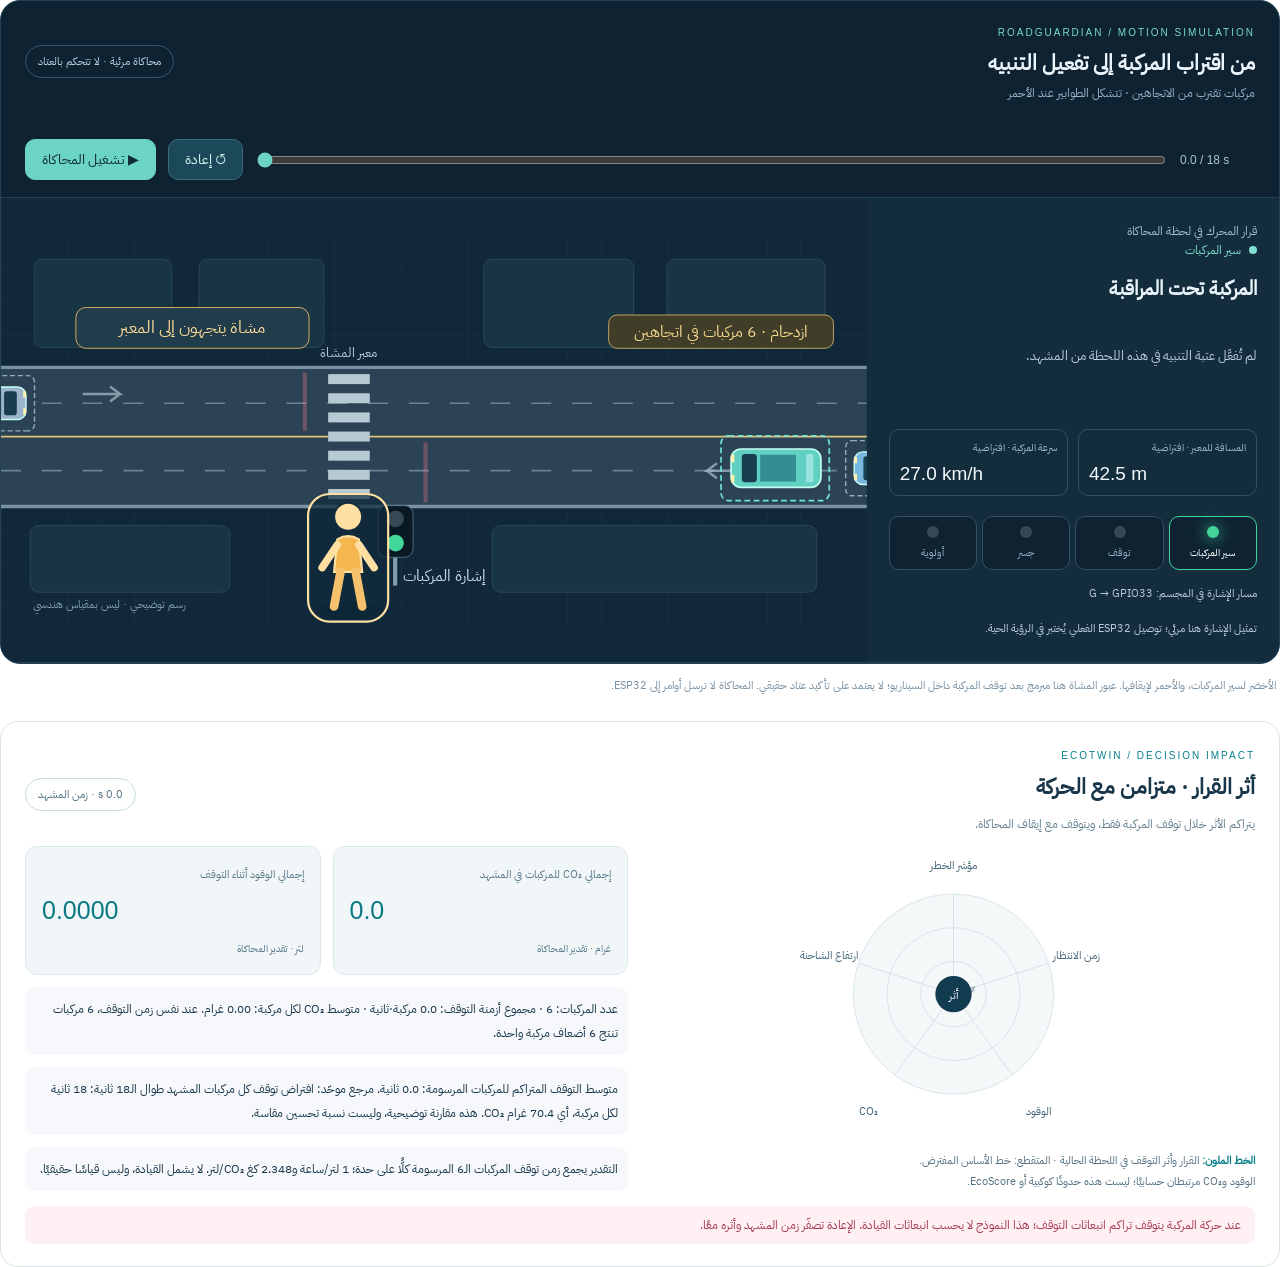
<file: docs/scenes/congestion.html>
<!doctype html>
<html lang="ar" dir="rtl"><head><meta charset="utf-8"><meta name="viewport" content="width=device-width,initial-scale=1">
<style>
@font-face{font-family:Arabic;src:url([data-uri]) format('woff2')}
*{box-sizing:border-box}body{margin:0;background:transparent;color:#18364a;font:14px Arabic,Arial,sans-serif}button,input{font:inherit}button{cursor:pointer}button:focus-visible,input:focus-visible{outline:3px solid #f6bc61;outline-offset:3px}
.screen{background:#0e2231;border:1px solid #254254;border-radius:20px;overflow:hidden;color:#ebf4fa}.head{padding:20px 24px;display:flex;align-items:center;justify-content:space-between;gap:16px}.eyebrow{font:10px Arial;letter-spacing:2px;color:#78d9cd}.head h2{font-size:21px;margin:5px 0}.head p{margin:0;color:#9ab5c7;font-size:12px}.pill{font-size:11px;border:1px solid #37576b;border-radius:30px;padding:7px 12px;color:#b9d3e4;white-space:nowrap}
.layout{display:grid;grid-template-columns:minmax(0,2.1fr) minmax(245px,1fr);direction:ltr;gap:0}.road{background:#102839;position:relative;min-width:0;border-top:1px solid #254254;border-bottom:1px solid #254254}.road svg{width:100%;height:100%;min-height:300px;display:block}.decision{direction:rtl;background:#142d3d;padding:22px;border-top:1px solid #254254;border-bottom:1px solid #254254}.decision small{color:#a5bfd0}.decision h3{font-size:20px;min-height:58px;margin:14px 0 8px}.decision p{line-height:1.9;color:#bdd1de;font-size:13px;min-height:72px}.status{display:flex;align-items:center;gap:8px;color:#80dfcf;font-size:12px}.status i{height:8px;width:8px;border-radius:50%;background:currentColor}.stats{display:grid;grid-template-columns:1fr 1fr;gap:10px;margin-bottom:18px}.stat{border:1px solid #345060;border-radius:10px;padding:10px}.stat span{font-size:10px;color:#9fbacc;display:block}.stat b{direction:ltr;unicode-bidi:isolate;font:19px Arial;display:block;margin-top:8px;color:#f2f8fc}.leds{display:grid;grid-template-columns:repeat(4,1fr);gap:5px;margin-top:20px}.led{text-align:center;background:#0e2231;border:1px solid #345060;border-radius:10px;padding:9px 2px;font-size:10px;color:#9ab5c7}.led i{display:block;width:12px;height:12px;border-radius:50%;margin:0 auto 7px;background:#344857}.led.on i{background:var(--color);box-shadow:0 0 16px var(--color)}.led.on{color:white;border-color:var(--color)}.wiring{font-size:11px;color:#b8cddd;line-height:1.9;margin-top:14px}.controls{display:flex;gap:12px;align-items:center;padding:17px 24px;direction:ltr;flex-wrap:wrap}.controls button{background:#1b495a;color:#d9f6f2;border:1px solid #3b6b78;border-radius:10px;padding:9px 16px}.controls button.primary{background:#6bd4c5;color:#102a36;border-color:#6bd4c5}.controls input{accent-color:#6bd4c5;flex:1;min-width:100px}.time{font:12px Arial;color:#abc3d3;min-width:75px}.note{font-size:11px;color:#7891a3;line-height:1.9;margin:12px 4px 24px}.eco{border:1px solid #d7e4e9;border-radius:18px;background:white;padding:22px 24px;margin-top:20px}.eco h2{margin:5px 0;font-size:22px}.eco .eyebrow{color:#087f8a}.eco-head{display:flex;justify-content:space-between;align-items:center;gap:14px}.eco-head p{font-size:12px;color:#637f90}.eco-grid{display:grid;grid-template-columns:1fr 1fr;gap:24px;align-items:center}.eco svg{width:100%;max-height:300px}.eco-values{display:grid;grid-template-columns:1fr 1fr;gap:12px}.eco-card{background:#f1f7f8;border:1px solid #dae8eb;border-radius:12px;padding:16px}.eco-card span{font-size:11px;color:#59788a}.eco-card b{direction:ltr;unicode-bidi:isolate;display:block;font:25px Arial;color:#0a7982;margin:12px 0}.eco-card small{font-size:10px;color:#59788a}.comparison{grid-column:1/-1;font-size:12px;line-height:2;padding:10px;background:#f6f8fb;border-radius:10px}.legend{font-size:11px;color:#547182;line-height:1.9}.legend strong{color:#087f8a}.safety{font-size:12px;color:#a53751;background:#fff0f3;padding:10px 14px;border-radius:9px;margin-top:14px}.svgtext{font-family:Arabic,Arial,sans-serif}
@media(max-width:700px){.layout{grid-template-columns:1fr}.decision h3,.decision p{min-height:0}.eco-grid{grid-template-columns:1fr}.head,.eco{padding:16px}.head h2{font-size:18px}.head .pill{display:none}.road svg{min-height:220px}.controls{padding:14px}.eco-grid svg{max-height:260px}}
</style></head><body>
<section class="screen" aria-label="محاكاة حركة الطريق والإشارة">
<div class="head"><div><span class="eyebrow">ROADGUARDIAN / MOTION SIMULATION</span><h2>من اقتراب المركبة إلى تفعيل التنبيه</h2><p id="phase">المركبة تقترب · النظام يراقب</p></div><span class="pill">محاكاة مرئية · لا تتحكم بالعتاد</span></div>
<div class="controls"><button id="play" class="primary" aria-label="تشغيل المحاكاة">تشغيل المحاكاة ▶</button><button id="reset" aria-label="إعادة المحاكاة">إعادة ↺</button><input id="seek" type="range" min="0" max="18" step="0.1" value="0" aria-label="تقدم المحاكاة"><span class="time" id="time">0.0 / 18 s</span></div>
<div class="layout"><div class="road"><svg viewBox="0 0 1040 470" role="img" aria-label="مركبة متحركة ومعبر وإشارة تتغير حسب قرار المحرك">
<defs><pattern id="grid" width="40" height="40" patternUnits="userSpaceOnUse"><path d="M40 0H0V40" fill="none" stroke="#234252" stroke-width=".6"/></pattern><filter id="glow"><feGaussianBlur stdDeviation="5"/></filter></defs>
<rect width="1040" height="470" fill="url(#grid)"/>
<g fill="#183544" stroke="#2e4b59"><rect x="40" y="30" width="165" height="106" rx="10"/><rect x="238" y="30" width="150" height="106" rx="10"/><rect x="580" y="30" width="180" height="106" rx="10"/><rect x="800" y="30" width="190" height="106" rx="10"/><rect x="35" y="350" width="240" height="80" rx="10"/><rect x="590" y="350" width="390" height="80" rx="10"/></g>
<path d="M0 159H1040V327H0Z" fill="#2b4354"/><path d="M0 160H1040M0 327H1040" stroke="#7892a4" stroke-width="4"/><path d="M0 243H1040" stroke="#dfc37b" stroke-width="2"/><path d="M0 203H1040M0 284H1040" stroke="#688396" stroke-width="2" stroke-dasharray="24 25"/>
<g fill="#b7c8d5" opacity=".65"><path d="M98 192h45l-12-9m12 9l-12 9" fill="none" stroke="#b7c8d5" stroke-width="3"/><path d="M893 284h-45l12-9m-12 9l12 9" fill="none" stroke="#b7c8d5" stroke-width="3"/></g>
<g id="crosswalk" fill="#b7c9d3"><rect x="393" y="168" width="50" height="12"/><rect x="393" y="191" width="50" height="12"/><rect x="393" y="214" width="50" height="12"/><rect x="393" y="237" width="50" height="12"/><rect x="393" y="260" width="50" height="12"/><rect x="393" y="283" width="50" height="12"/><rect x="393" y="306" width="50" height="12"/></g>
<text x="417" y="148" text-anchor="middle" fill="#b5cddb" font-size="16" class="svgtext">معبر المشاة</text><path id="stopLine" d="M510 250V322" stroke="#ff7b8a" stroke-width="5" opacity=".3"/>
<g id="signal" transform="translate(478 348)"><rect x="-7" y="14" width="5" height="60" fill="#839eab"/><rect x="-25" y="-22" width="42" height="62" rx="10" fill="#091924" stroke="#597687"/><circle id="roadRed" cx="-4" cy="-6" r="10" fill="#354954"/><circle id="roadGreen" cx="-4" cy="23" r="10" fill="#42d69b"/><text x="55" y="69" text-anchor="middle" fill="#c1d9e5" font-size="19" class="svgtext">إشارة المركبات</text></g>
<g id="pedStatus" opacity="0"><rect id="pedBadge" x="90" y="88" width="280" height="49" rx="12" fill="#213d4b" stroke="#f5c16c"/><text id="pedLabel" x="230" y="119" text-anchor="middle" fill="#ffdb98" font-size="21" class="svgtext">مشاة يتجهون إلى المعبر</text></g>
<g id="pedestrian" transform="translate(417 390) scale(1.3)" opacity="0">
<ellipse cx="0" cy="47" rx="29" ry="8" fill="#071923" opacity=".7"/>
<rect x="-37" y="-60" width="74" height="118" rx="20" fill="#102c3c" fill-opacity=".7" stroke="#ffe0a2" stroke-width="2"/>
<circle cx="0" cy="-39" r="13" fill="#ffe0a2" stroke="#152e3d" stroke-width="2"/>
<path d="M-10-18Q0-24 10-18L13 12H-13Z" fill="#f4b74f" stroke="#ffe0a2" stroke-width="2"/>
<path id="pedArmLeft" d="M-10-13L-24 8" stroke="#ffe0a2" stroke-width="7" stroke-linecap="round"/>
<path id="pedArmRight" d="M10-13L24 8" stroke="#ffe0a2" stroke-width="7" stroke-linecap="round"/>
<path id="pedLegLeft" d="M-7 12L-13 44" stroke="#f5c16c" stroke-width="8" stroke-linecap="round"/>
<path id="pedLegRight" d="M7 12L13 44" stroke="#f5c16c" stroke-width="8" stroke-linecap="round"/>
</g>
<g id="bridge" opacity="0"><rect x="444" y="146" width="28" height="195" rx="6" fill="#6c8fa4"/><path d="M425 150h65M425 334h65" stroke="#98b7c9" stroke-width="12"/><rect x="415" y="94" width="88" height="40" rx="7" fill="#173f52" stroke="#7c9eaf"/><text x="459" y="120" text-anchor="middle" fill="#d7eaf5" font-size="23">4.5 m</text></g>
<g id="trafficQueue" aria-hidden="true"></g><path id="upperStopLine" d="M365 166V236" stroke="#ff7b8a" stroke-width="5" opacity="0"/>
<g id="queueBadge" opacity="0"><rect x="730" y="97" width="270" height="40" rx="10" fill="#403d28" stroke="#d6b96b"/><text x="865" y="123" text-anchor="middle" fill="#f7d98e" font-size="19" class="svgtext">ازدحام · 6 مركبات في اتجاهين</text></g>
<g id="car" transform="translate(930 281)"><rect x="-53" y="-23" width="108" height="46" rx="12" fill="#5fd0c2" stroke="#c5fff4" stroke-width="2"/><rect x="-40" y="-17" width="18" height="34" rx="4" fill="#183e50"/><path d="M-18-16H25V16H-18" fill="#338c91"/><rect x="37" y="-17" width="9" height="34" rx="2" fill="#9ae4dd"/><rect x="-53" y="-16" width="4" height="9" fill="#fff0af"/><rect x="-53" y="8" width="4" height="9" fill="#fff0af"/><g id="ambulanceMark" opacity="0" fill="#fff"><path d="M-3-10H7V10H-3Z"/><path d="M-8-5H12V5H-8Z"/></g><rect id="truckBox" x="-8" y="-30" width="62" height="60" rx="4" fill="#96b4cb" stroke="#daedff" opacity="0"/><text id="truckHeight" x="0" y="-45" text-anchor="middle" fill="#ffc3cd" font-size="15" opacity="0">5.0 m</text><rect id="carDetect" x="-65" y="-39" width="130" height="78" rx="9" fill="none" stroke="#6fe8d3" stroke-width="2" stroke-dasharray="7 4"/></g>
<path id="link" d="M510 280Q540 385 490 380" fill="none" stroke="#ff8c9d" stroke-width="2" stroke-dasharray="7 7" opacity="0"/><text x="130" y="449" text-anchor="middle" fill="#829dac" font-size="13" class="svgtext">رسم توضيحي · ليس بمقياس هندسي</text>
</svg></div><aside class="decision">
<small>قرار المحرك في لحظة المحاكاة</small><div class="status" id="status"><i></i><span id="statusLabel">مراقبة</span></div><h3 id="decisionTitle">المركبة تقترب</h3><p id="decisionText">راقب تغير الإشارة عندما تظهر حالة الخطر.</p>
<div class="stats"><div class="stat"><span>المسافة للمعبر · افتراضية</span><b id="distance">—</b></div><div class="stat"><span>سرعة المركبة · افتراضية</span><b id="speed">—</b></div></div>
<div class="leds"><div class="led" id="ledG" style="--color:#42d69b"><i></i>سير المركبات</div><div class="led" id="ledR" style="--color:#ff667e"><i></i>توقف</div><div class="led" id="ledB" style="--color:#f4c56e"><i></i>جسر</div><div class="led" id="ledE" style="--color:#6ee7b8"><i></i>أولوية</div></div>
<div class="wiring" id="wiring">خرج المجسم: G → GPIO33</div><div class="wiring">تمثيل الإشارة هنا مرئي؛ توصيل ESP32 الفعلي يُختبر في الرؤية الحية.</div>
</aside></div>

</section>
<p class="note">الأخضر لسير المركبات، والأحمر لإيقافها. عبور المشاة هنا مبرمج بعد توقف المركبة داخل السيناريو؛ لا يعتمد على تأكيد عتاد حقيقي. المحاكاة لا ترسل أوامر إلى ESP32.</p>
<section class="eco"><div class="eco-head"><div><span class="eyebrow">ECOTWIN / DECISION IMPACT</span><h2>أثر القرار · متزامن مع الحركة</h2><p>يتراكم الأثر خلال توقف المركبة فقط، ويتوقف مع إيقاف المحاكاة.</p></div><span class="pill" style="color:#527283;border-color:#c8dce3" id="ecoClock">0.0 s · زمن المشهد</span></div>
<div class="eco-grid"><div><svg viewBox="0 0 380 330" aria-label="رادار أثر القرار الافتراضي" role="img"><g transform="translate(190 164)">
<circle r="110" fill="#f4f8f9" stroke="#d5e3e8"/><circle r="73" fill="none" stroke="#d5e3e8"/><circle r="36" fill="none" stroke="#d5e3e8"/>
<g stroke="#d2e0e5"><path d="M0 0V-110M0 0L104.6-34M0 0L64.6 89M0 0L-64.6 89M0 0L-104.6-34"/></g>
<polygon id="ecoBase" fill="none" stroke="#9aafbb" stroke-width="2" stroke-dasharray="5 5"/><polygon id="ecoShape" fill="#42bfb438" stroke="#07878d" stroke-width="3"/>
<circle r="20" fill="#113c4f"/><text y="5" fill="white" text-anchor="middle" font-size="12" class="svgtext">أثر</text>
</g><g font-size="12" fill="#426579" text-anchor="middle" class="svgtext"><text x="190" y="26">مؤشر الخطر</text><text x="325" y="125">زمن الانتظار</text><text x="283" y="297">الوقود</text><text x="97" y="297">CO₂</text><text x="53" y="125">ارتفاع الشاحنة</text></g></svg><div class="legend"><strong>الخط الملون:</strong> القرار وأثر التوقف في اللحظة الحالية · <span>المتقطع: خط الأساس المفترض.</span><br>الوقود وCO₂ مرتبطان حسابيًا؛ ليست هذه حدودًا كوكبية أو EcoScore.</div></div>
<div class="eco-values"><div class="eco-card"><span>إجمالي CO₂ للمركبات في المشهد</span><b id="co2">—</b><small>غرام · تقدير المحاكاة</small></div><div class="eco-card"><span>إجمالي الوقود أثناء التوقف</span><b id="fuel">—</b><small>لتر · تقدير المحاكاة</small></div><div class="comparison" id="ecoAccounting"></div><div class="comparison" id="ecoComparison"></div><div class="comparison" id="ecoAssumptions"></div></div></div>
<div class="safety" id="ecoSafety">السلامة مستقلة عن المقارنة البيئية.</div>
</section>
<script id="simulationData" type="application/json">{"scenario": "CONGESTION", "frames": [{"t": 0.0, "x": 930.0, "speed": 27.0, "pedestrian": false, "command": "G", "event": {"distance_m": 42.5, "relative_speed_kmh": 27.0, "pedestrian_present": false, "ambulance_present": false, "cloud_online": true, "model_confidence": 1.0, "truck_present": false, "truck_height_m": 0.0}, "outcome": {"ttc_s": 5.67, "risk": 5.0, "level": "NORMAL", "action": "MONITOR", "edge_active": true, "cloud_online": true, "truck_present": false, "truck_height_m": 0.0}, "phase": "\u0645\u0631\u0643\u0628\u0627\u062a \u062a\u0642\u062a\u0631\u0628 \u0645\u0646 \u0627\u0644\u0627\u062a\u062c\u0627\u0647\u064a\u0646 \u00b7 \u062a\u062a\u0634\u0643\u0644 \u0627\u0644\u0637\u0648\u0627\u0628\u064a\u0631 \u0639\u0646\u062f \u0627\u0644\u0623\u062d\u0645\u0631", "pedestrian_y": 390.0, "pedestrian_opacity": 1.0, "pedestrian_phase": "approaching", "crossing_confirmed": false, "eco_current": {"vehicles": 6, "wait_s": 0.0, "vehicle_seconds": 0.0, "fuel_l": 0.0, "co2_kg": 0.0}, "vehicles": [{"id": 0, "x": 930.0, "y": 281, "direction": -1, "speed": 27.0, "waiting_s": 0.0}, {"id": 1, "x": 1070.0, "y": 281, "direction": -1, "speed": 27.0, "waiting_s": 0.0}, {"id": 2, "x": 1210.0, "y": 281, "direction": -1, "speed": 27.0, "waiting_s": 0.0}, {"id": 3, "x": -15.0, "y": 203, "direction": 1, "speed": 27.0, "waiting_s": 0.0}, {"id": 4, "x": -155.0, "y": 203, "direction": 1, "speed": 27.0, "waiting_s": 0.0}, {"id": 5, "x": -295.0, "y": 203, "direction": 1, "speed": 27.0, "waiting_s": 0.0}]}, {"t": 0.1, "x": 921.0, "speed": 27.0, "pedestrian": false, "command": "G", "event": {"distance_m": 41.75, "relative_speed_kmh": 27.0, "pedestrian_present": false, "ambulance_present": false, "cloud_online": true, "model_confidence": 1.0, "truck_present": false, "truck_height_m": 0.0}, "outcome": {"ttc_s": 5.57, "risk": 5.0, "level": "NORMAL", "action": "MONITOR", "edge_active": true, "cloud_online": true, "truck_present": false, "truck_height_m": 0.0}, "phase": "\u0645\u0631\u0643\u0628\u0627\u062a \u062a\u0642\u062a\u0631\u0628 \u0645\u0646 \u0627\u0644\u0627\u062a\u062c\u0627\u0647\u064a\u0646 \u00b7 \u062a\u062a\u0634\u0643\u0644 \u0627\u0644\u0637\u0648\u0627\u0628\u064a\u0631 \u0639\u0646\u062f \u0627\u0644\u0623\u062d\u0645\u0631", "pedestrian_y": 389.9445925925926, "pedestrian_opacity": 1.0, "pedestrian_phase": "approaching", "crossing_confirmed": false, "eco_current": {"vehicles": 6, "wait_s": 0.0, "vehicle_seconds": 0.0, "fuel_l": 0.0, "co2_kg": 0.0}, "vehicles": [{"id": 0, "x": 921.0, "y": 281, "direction": -1, "speed": 27.0, "waiting_s": 0.0}, {"id": 1, "x": 1061.0, "y": 281, "direction": -1, "speed": 27.0, "waiting_s": 0.0}, {"id": 2, "x": 1201.0, "y": 281, "direction": -1, "speed": 27.0, "waiting_s": 0.0}, {"id": 3, "x": -6.0, "y": 203, "direction": 1, "speed": 27.0, "waiting_s": 0.0}, {"id": 4, "x": -146.0, "y": 203, "direction": 1, "speed": 27.0, "waiting_s": 0.0}, {"id": 5, "x": -286.0, "y": 203, "direction": 1, "speed": 27.0, "waiting_s": 0.0}]}, {"t": 0.2, "x": 912.0, "speed": 27.0, "pedestrian": false, "command": "G", "event": {"distance_m": 41.0, "relative_speed_kmh": 27.0, "pedestrian_present": false, "ambulance_present": false, "cloud_online": true, "model_confidence": 1.0, "truck_present": false, "truck_height_m": 0.0}, "outcome": {"ttc_s": 5.47, "risk": 5.0, "level": "NORMAL", "action": "MONITOR", "edge_active": true, "cloud_online": true, "truck_present": false, "truck_height_m": 0.0}, "phase": "\u0645\u0631\u0643\u0628\u0627\u062a \u062a\u0642\u062a\u0631\u0628 \u0645\u0646 \u0627\u0644\u0627\u062a\u062c\u0627\u0647\u064a\u0646 \u00b7 \u062a\u062a\u0634\u0643\u0644 \u0627\u0644\u0637\u0648\u0627\u0628\u064a\u0631 \u0639\u0646\u062f \u0627\u0644\u0623\u062d\u0645\u0631", "pedestrian_y": 389.7834074074074, "pedestrian_opacity": 1.0, "pedestrian_phase": "approaching", "crossing_confirmed": false, "eco_current": {"vehicles": 6, "wait_s": 0.0, "vehicle_seconds": 0.0, "fuel_l": 0.0, "co2_kg": 0.0}, "vehicles": [{"id": 0, "x": 912.0, "y": 281, "direction": -1, "speed": 27.0, "waiting_s": 0.0}, {"id": 1, "x": 1052.0, "y": 281, "direction": -1, "speed": 27.0, "waiting_s": 0.0}, {"id": 2, "x": 1192.0, "y": 281, "direction": -1, "speed": 27.0, "waiting_s": 0.0}, {"id": 3, "x": 3.0, "y": 203, "direction": 1, "speed": 27.0, "waiting_s": 0.0}, {"id": 4, "x": -137.0, "y": 203, "direction": 1, "speed": 27.0, "waiting_s": 0.0}, {"id": 5, "x": -277.0, "y": 203, "direction": 1, "speed": 27.0, "waiting_s": 0.0}]}, {"t": 0.3, "x": 903.0, "speed": 27.0, "pedestrian": false, "command": "G", "event": {"distance_m": 40.25, "relative_speed_kmh": 27.0, "pedestrian_present": false, "ambulance_present": false, "cloud_online": true, "model_confidence": 1.0, "truck_present": false, "truck_height_m": 0.0}, "outcome": {"ttc_s": 5.37, "risk": 5.0, "level": "NORMAL", "action": "MONITOR", "edge_active": true, "cloud_online": true, "truck_present": false, "truck_height_m": 0.0}, "phase": "\u0645\u0631\u0643\u0628\u0627\u062a \u062a\u0642\u062a\u0631\u0628 \u0645\u0646 \u0627\u0644\u0627\u062a\u062c\u0627\u0647\u064a\u0646 \u00b7 \u062a\u062a\u0634\u0643\u0644 \u0627\u0644\u0637\u0648\u0627\u0628\u064a\u0631 \u0639\u0646\u062f \u0627\u0644\u0623\u062d\u0645\u0631", "pedestrian_y": 389.524, "pedestrian_opacity": 1.0, "pedestrian_phase": "approaching", "crossing_confirmed": false, "eco_current": {"vehicles": 6, "wait_s": 0.0, "vehicle_seconds": 0.0, "fuel_l": 0.0, "co2_kg": 0.0}, "vehicles": [{"id": 0, "x": 903.0, "y": 281, "direction": -1, "speed": 27.0, "waiting_s": 0.0}, {"id": 1, "x": 1043.0, "y": 281, "direction": -1, "speed": 27.0, "waiting_s": 0.0}, {"id": 2, "x": 1183.0, "y": 281, "direction": -1, "speed": 27.0, "waiting_s": 0.0}, {"id": 3, "x": 12.0, "y": 203, "direction": 1, "speed": 27.0, "waiting_s": 0.0}, {"id": 4, "x": -128.0, "y": 203, "direction": 1, "speed": 27.0, "waiting_s": 0.0}, {"id": 5, "x": -268.0, "y": 203, "direction": 1, "speed": 27.0, "waiting_s": 0.0}]}, {"t": 0.4, "x": 894.0, "speed": 27.0, "pedestrian": false, "command": "G", "event": {"distance_m": 39.5, "relative_speed_kmh": 27.0, "pedestrian_present": false, "ambulance_present": false, "cloud_online": true, "model_confidence": 1.0, "truck_present": false, "truck_height_m": 0.0}, "outcome": {"ttc_s": 5.27, "risk": 5.0, "level": "NORMAL", "action": "MONITOR", "edge_active": true, "cloud_online": true, "truck_present": false, "truck_height_m": 0.0}, "phase": "\u0645\u0631\u0643\u0628\u0627\u062a \u062a\u0642\u062a\u0631\u0628 \u0645\u0646 \u0627\u0644\u0627\u062a\u062c\u0627\u0647\u064a\u0646 \u00b7 \u062a\u062a\u0634\u0643\u0644 \u0627\u0644\u0637\u0648\u0627\u0628\u064a\u0631 \u0639\u0646\u062f \u0627\u0644\u0623\u062d\u0645\u0631", "pedestrian_y": 389.1739259259259, "pedestrian_opacity": 1.0, "pedestrian_phase": "approaching", "crossing_confirmed": false, "eco_current": {"vehicles": 6, "wait_s": 0.0, "vehicle_seconds": 0.0, "fuel_l": 0.0, "co2_kg": 0.0}, "vehicles": [{"id": 0, "x": 894.0, "y": 281, "direction": -1, "speed": 27.0, "waiting_s": 0.0}, {"id": 1, "x": 1034.0, "y": 281, "direction": -1, "speed": 27.0, "waiting_s": 0.0}, {"id": 2, "x": 1174.0, "y": 281, "direction": -1, "speed": 27.0, "waiting_s": 0.0}, {"id": 3, "x": 21.0, "y": 203, "direction": 1, "speed": 27.0, "waiting_s": 0.0}, {"id": 4, "x": -119.0, "y": 203, "direction": 1, "speed": 27.0, "waiting_s": 0.0}, {"id": 5, "x": -259.0, "y": 203, "direction": 1, "speed": 27.0, "waiting_s": 0.0}]}, {"t": 0.5, "x": 885.0, "speed": 27.0, "pedestrian": false, "command": "G", "event": {"distance_m": 38.75, "relative_speed_kmh": 27.0, "pedestrian_present": false, "ambulance_present": false, "cloud_online": true, "model_confidence": 1.0, "truck_present": false, "truck_height_m": 0.0}, "outcome": {"ttc_s": 5.17, "risk": 5.0, "level": "NORMAL", "action": "MONITOR", "edge_active": true, "cloud_online": true, "truck_present": false, "truck_height_m": 0.0}, "phase": "\u0645\u0631\u0643\u0628\u0627\u062a \u062a\u0642\u062a\u0631\u0628 \u0645\u0646 \u0627\u0644\u0627\u062a\u062c\u0627\u0647\u064a\u0646 \u00b7 \u062a\u062a\u0634\u0643\u0644 \u0627\u0644\u0637\u0648\u0627\u0628\u064a\u0631 \u0639\u0646\u062f \u0627\u0644\u0623\u062d\u0645\u0631", "pedestrian_y": 388.74074074074076, "pedestrian_opacity": 1.0, "pedestrian_phase": "approaching", "crossing_confirmed": false, "eco_current": {"vehicles": 6, "wait_s": 0.0, "vehicle_seconds": 0.0, "fuel_l": 0.0, "co2_kg": 0.0}, "vehicles": [{"id": 0, "x": 885.0, "y": 281, "direction": -1, "speed": 27.0, "waiting_s": 0.0}, {"id": 1, "x": 1025.0, "y": 281, "direction": -1, "speed": 27.0, "waiting_s": 0.0}, {"id": 2, "x": 1165.0, "y": 281, "direction": -1, "speed": 27.0, "waiting_s": 0.0}, {"id": 3, "x": 30.0, "y": 203, "direction": 1, "speed": 27.0, "waiting_s": 0.0}, {"id": 4, "x": -110.0, "y": 203, "direction": 1, "speed": 27.0, "waiting_s": 0.0}, {"id": 5, "x": -250.0, "y": 203, "direction": 1, "speed": 27.0, "waiting_s": 0.0}]}, {"t": 0.6, "x": 876.0, "speed": 27.0, "pedestrian": false, "command": "G", "event": {"distance_m": 38.0, "relative_speed_kmh": 27.0, "pedestrian_present": false, "ambulance_present": false, "cloud_online": true, "model_confidence": 1.0, "truck_present": false, "truck_height_m": 0.0}, "outcome": {"ttc_s": 5.07, "risk": 5.0, "level": "NORMAL", "action": "MONITOR", "edge_active": true, "cloud_online": true, "truck_present": false, "truck_height_m": 0.0}, "phase": "\u0645\u0631\u0643\u0628\u0627\u062a \u062a\u0642\u062a\u0631\u0628 \u0645\u0646 \u0627\u0644\u0627\u062a\u062c\u0627\u0647\u064a\u0646 \u00b7 \u062a\u062a\u0634\u0643\u0644 \u0627\u0644\u0637\u0648\u0627\u0628\u064a\u0631 \u0639\u0646\u062f \u0627\u0644\u0623\u062d\u0645\u0631", "pedestrian_y": 388.232, "pedestrian_opacity": 1.0, "pedestrian_phase": "approaching", "crossing_confirmed": false, "eco_current": {"vehicles": 6, "wait_s": 0.0, "vehicle_seconds": 0.0, "fuel_l": 0.0, "co2_kg": 0.0}, "vehicles": [{"id": 0, "x": 876.0, "y": 281, "direction": -1, "speed": 27.0, "waiting_s": 0.0}, {"id": 1, "x": 1016.0, "y": 281, "direction": -1, "speed": 27.0, "waiting_s": 0.0}, {"id": 2, "x": 1156.0, "y": 281, "direction": -1, "speed": 27.0, "waiting_s": 0.0}, {"id": 3, "x": 39.0, "y": 203, "direction": 1, "speed": 27.0, "waiting_s": 0.0}, {"id": 4, "x": -101.0, "y": 203, "direction": 1, "speed": 27.0, "waiting_s": 0.0}, {"id": 5, "x": -241.0, "y": 203, "direction": 1, "speed": 27.0, "waiting_s": 0.0}]}, {"t": 0.7, "x": 867.0, "speed": 27.0, "pedestrian": false, "command": "G", "event": {"distance_m": 37.25, "relative_speed_kmh": 27.0, "pedestrian_present": false, "ambulance_present": false, "cloud_online": true, "model_confidence": 1.0, "truck_present": false, "truck_height_m": 0.0}, "outcome": {"ttc_s": 4.97, "risk": 5.0, "level": "NORMAL", "action": "MONITOR", "edge_active": true, "cloud_online": true, "truck_present": false, "truck_height_m": 0.0}, "phase": "\u0645\u0631\u0643\u0628\u0627\u062a \u062a\u0642\u062a\u0631\u0628 \u0645\u0646 \u0627\u0644\u0627\u062a\u062c\u0627\u0647\u064a\u0646 \u00b7 \u062a\u062a\u0634\u0643\u0644 \u0627\u0644\u0637\u0648\u0627\u0628\u064a\u0631 \u0639\u0646\u062f \u0627\u0644\u0623\u062d\u0645\u0631", "pedestrian_y": 387.65525925925925, "pedestrian_opacity": 1.0, "pedestrian_phase": "approaching", "crossing_confirmed": false, "eco_current": {"vehicles": 6, "wait_s": 0.0, "vehicle_seconds": 0.0, "fuel_l": 0.0, "co2_kg": 0.0}, "vehicles": [{"id": 0, "x": 867.0, "y": 281, "direction": -1, "speed": 27.0, "waiting_s": 0.0}, {"id": 1, "x": 1007.0, "y": 281, "direction": -1, "speed": 27.0, "waiting_s": 0.0}, {"id": 2, "x": 1147.0, "y": 281, "direction": -1, "speed": 27.0, "waiting_s": 0.0}, {"id": 3, "x": 48.0, "y": 203, "direction": 1, "speed": 27.0, "waiting_s": 0.0}, {"id": 4, "x": -92.0, "y": 203, "direction": 1, "speed": 27.0, "waiting_s": 0.0}, {"id": 5, "x": -232.0, "y": 203, "direction": 1, "speed": 27.0, "waiting_s": 0.0}]}, {"t": 0.8, "x": 858.0, "speed": 27.0, "pedestrian": false, "command": "G", "event": {"distance_m": 36.5, "relative_speed_kmh": 27.0, "pedestrian_present": false, "ambulance_present": false, "cloud_online": true, "model_confidence": 1.0, "truck_present": false, "truck_height_m": 0.0}, "outcome": {"ttc_s": 4.87, "risk": 5.0, "level": "NORMAL", "action": "MONITOR", "edge_active": true, "cloud_online": true, "truck_present": false, "truck_height_m": 0.0}, "phase": "\u0645\u0631\u0643\u0628\u0627\u062a \u062a\u0642\u062a\u0631\u0628 \u0645\u0646 \u0627\u0644\u0627\u062a\u062c\u0627\u0647\u064a\u0646 \u00b7 \u062a\u062a\u0634\u0643\u0644 \u0627\u0644\u0637\u0648\u0627\u0628\u064a\u0631 \u0639\u0646\u062f \u0627\u0644\u0623\u062d\u0645\u0631", "pedestrian_y": 387.0180740740741, "pedestrian_opacity": 1.0, "pedestrian_phase": "approaching", "crossing_confirmed": false, "eco_current": {"vehicles": 6, "wait_s": 0.0, "vehicle_seconds": 0.0, "fuel_l": 0.0, "co2_kg": 0.0}, "vehicles": [{"id": 0, "x": 858.0, "y": 281, "direction": -1, "speed": 27.0, "waiting_s": 0.0}, {"id": 1, "x": 998.0, "y": 281, "direction": -1, "speed": 27.0, "waiting_s": 0.0}, {"id": 2, "x": 1138.0, "y": 281, "direction": -1, "speed": 27.0, "waiting_s": 0.0}, {"id": 3, "x": 57.0, "y": 203, "direction": 1, "speed": 27.0, "waiting_s": 0.0}, {"id": 4, "x": -83.0, "y": 203, "direction": 1, "speed": 27.0, "waiting_s": 0.0}, {"id": 5, "x": -223.0, "y": 203, "direction": 1, "speed": 27.0, "waiting_s": 0.0}]}, {"t": 0.9, "x": 849.0, "speed": 27.0, "pedestrian": false, "command": "G", "event": {"distance_m": 35.75, "relative_speed_kmh": 27.0, "pedestrian_present": false, "ambulance_present": false, "cloud_online": true, "model_confidence": 1.0, "truck_present": false, "truck_height_m": 0.0}, "outcome": {"ttc_s": 4.77, "risk": 5.0, "level": "NORMAL", "action": "MONITOR", "edge_active": true, "cloud_online": true, "truck_present": false, "truck_height_m": 0.0}, "phase": "\u0645\u0631\u0643\u0628\u0627\u062a \u062a\u0642\u062a\u0631\u0628 \u0645\u0646 \u0627\u0644\u0627\u062a\u062c\u0627\u0647\u064a\u0646 \u00b7 \u062a\u062a\u0634\u0643\u0644 \u0627\u0644\u0637\u0648\u0627\u0628\u064a\u0631 \u0639\u0646\u062f \u0627\u0644\u0623\u062d\u0645\u0631", "pedestrian_y": 386.328, "pedestrian_opacity": 1.0, "pedestrian_phase": "approaching", "crossing_confirmed": false, "eco_current": {"vehicles": 6, "wait_s": 0.0, "vehicle_seconds": 0.0, "fuel_l": 0.0, "co2_kg": 0.0}, "vehicles": [{"id": 0, "x": 849.0, "y": 281, "direction": -1, "speed": 27.0, "waiting_s": 0.0}, {"id": 1, "x": 989.0, "y": 281, "direction": -1, "speed": 27.0, "waiting_s": 0.0}, {"id": 2, "x": 1129.0, "y": 281, "direction": -1, "speed": 27.0, "waiting_s": 0.0}, {"id": 3, "x": 66.0, "y": 203, "direction": 1, "speed": 27.0, "waiting_s": 0.0}, {"id": 4, "x": -74.0, "y": 203, "direction": 1, "speed": 27.0, "waiting_s": 0.0}, {"id": 5, "x": -214.0, "y": 203, "direction": 1, "speed": 27.0, "waiting_s": 0.0}]}, {"t": 1.0, "x": 840.0, "speed": 27.0, "pedestrian": false, "command": "G", "event": {"distance_m": 35.0, "relative_speed_kmh": 27.0, "pedestrian_present": false, "ambulance_present": false, "cloud_online": true, "model_confidence": 1.0, "truck_present": false, "truck_height_m": 0.0}, "outcome": {"ttc_s": 4.67, "risk": 5.0, "level": "NORMAL", "action": "MONITOR", "edge_active": true, "cloud_online": true, "truck_present": false, "truck_height_m": 0.0}, "phase": "\u0645\u0631\u0643\u0628\u0627\u062a \u062a\u0642\u062a\u0631\u0628 \u0645\u0646 \u0627\u0644\u0627\u062a\u062c\u0627\u0647\u064a\u0646 \u00b7 \u062a\u062a\u0634\u0643\u0644 \u0627\u0644\u0637\u0648\u0627\u0628\u064a\u0631 \u0639\u0646\u062f \u0627\u0644\u0623\u062d\u0645\u0631", "pedestrian_y": 385.5925925925926, "pedestrian_opacity": 1.0, "pedestrian_phase": "approaching", "crossing_confirmed": false, "eco_current": {"vehicles": 6, "wait_s": 0.0, "vehicle_seconds": 0.0, "fuel_l": 0.0, "co2_kg": 0.0}, "vehicles": [{"id": 0, "x": 840.0, "y": 281, "direction": -1, "speed": 27.0, "waiting_s": 0.0}, {"id": 1, "x": 980.0, "y": 281, "direction": -1, "speed": 27.0, "waiting_s": 0.0}, {"id": 2, "x": 1120.0, "y": 281, "direction": -1, "speed": 27.0, "waiting_s": 0.0}, {"id": 3, "x": 75.0, "y": 203, "direction": 1, "speed": 27.0, "waiting_s": 0.0}, {"id": 4, "x": -65.0, "y": 203, "direction": 1, "speed": 27.0, "waiting_s": 0.0}, {"id": 5, "x": -205.0, "y": 203, "direction": 1, "speed": 27.0, "waiting_s": 0.0}]}, {"t": 1.1, "x": 831.0, "speed": 27.0, "pedestrian": false, "command": "G", "event": {"distance_m": 34.25, "relative_speed_kmh": 27.0, "pedestrian_present": false, "ambulance_present": false, "cloud_online": true, "model_confidence": 1.0, "truck_present": false, "truck_height_m": 0.0}, "outcome": {"ttc_s": 4.57, "risk": 5.0, "level": "NORMAL", "action": "MONITOR", "edge_active": true, "cloud_online": true, "truck_present": false, "truck_height_m": 0.0}, "phase": "\u0645\u0631\u0643\u0628\u0627\u062a \u062a\u0642\u062a\u0631\u0628 \u0645\u0646 \u0627\u0644\u0627\u062a\u062c\u0627\u0647\u064a\u0646 \u00b7 \u062a\u062a\u0634\u0643\u0644 \u0627\u0644\u0637\u0648\u0627\u0628\u064a\u0631 \u0639\u0646\u062f \u0627\u0644\u0623\u062d\u0645\u0631", "pedestrian_y": 384.8194074074074, "pedestrian_opacity": 1.0, "pedestrian_phase": "approaching", "crossing_confirmed": false, "eco_current": {"vehicles": 6, "wait_s": 0.0, "vehicle_seconds": 0.0, "fuel_l": 0.0, "co2_kg": 0.0}, "vehicles": [{"id": 0, "x": 831.0, "y": 281, "direction": -1, "speed": 27.0, "waiting_s": 0.0}, {"id": 1, "x": 971.0, "y": 281, "direction": -1, "speed": 27.0, "waiting_s": 0.0}, {"id": 2, "x": 1111.0, "y": 281, "direction": -1, "speed": 27.0, "waiting_s": 0.0}, {"id": 3, "x": 84.0, "y": 203, "direction": 1, "speed": 27.0, "waiting_s": 0.0}, {"id": 4, "x": -56.0, "y": 203, "direction": 1, "speed": 27.0, "waiting_s": 0.0}, {"id": 5, "x": -196.0, "y": 203, "direction": 1, "speed": 27.0, "waiting_s": 0.0}]}, {"t": 1.2, "x": 822.0, "speed": 27.0, "pedestrian": false, "command": "G", "event": {"distance_m": 33.5, "relative_speed_kmh": 27.0, "pedestrian_present": false, "ambulance_present": false, "cloud_online": true, "model_confidence": 1.0, "truck_present": false, "truck_height_m": 0.0}, "outcome": {"ttc_s": 4.47, "risk": 5.0, "level": "NORMAL", "action": "MONITOR", "edge_active": true, "cloud_online": true, "truck_present": false, "truck_height_m": 0.0}, "phase": "\u0645\u0631\u0643\u0628\u0627\u062a \u062a\u0642\u062a\u0631\u0628 \u0645\u0646 \u0627\u0644\u0627\u062a\u062c\u0627\u0647\u064a\u0646 \u00b7 \u062a\u062a\u0634\u0643\u0644 \u0627\u0644\u0637\u0648\u0627\u0628\u064a\u0631 \u0639\u0646\u062f \u0627\u0644\u0623\u062d\u0645\u0631", "pedestrian_y": 384.016, "pedestrian_opacity": 1.0, "pedestrian_phase": "approaching", "crossing_confirmed": false, "eco_current": {"vehicles": 6, "wait_s": 0.0, "vehicle_seconds": 0.0, "fuel_l": 0.0, "co2_kg": 0.0}, "vehicles": [{"id": 0, "x": 822.0, "y": 281, "direction": -1, "speed": 27.0, "waiting_s": 0.0}, {"id": 1, "x": 962.0, "y": 281, "direction": -1, "speed": 27.0, "waiting_s": 0.0}, {"id": 2, "x": 1102.0, "y": 281, "direction": -1, "speed": 27.0, "waiting_s": 0.0}, {"id": 3, "x": 93.0, "y": 203, "direction": 1, "speed": 27.0, "waiting_s": 0.0}, {"id": 4, "x": -47.0, "y": 203, "direction": 1, "speed": 27.0, "waiting_s": 0.0}, {"id": 5, "x": -187.0, "y": 203, "direction": 1, "speed": 27.0, "waiting_s": 0.0}]}, {"t": 1.3, "x": 813.0, "speed": 27.0, "pedestrian": false, "command": "G", "event": {"distance_m": 32.75, "relative_speed_kmh": 27.0, "pedestrian_present": false, "ambulance_present": false, "cloud_online": true, "model_confidence": 1.0, "truck_present": false, "truck_height_m": 0.0}, "outcome": {"ttc_s": 4.37, "risk": 5.0, "level": "NORMAL", "action": "MONITOR", "edge_active": true, "cloud_online": true, "truck_present": false, "truck_height_m": 0.0}, "phase": "\u0645\u0631\u0643\u0628\u0627\u062a \u062a\u0642\u062a\u0631\u0628 \u0645\u0646 \u0627\u0644\u0627\u062a\u062c\u0627\u0647\u064a\u0646 \u00b7 \u062a\u062a\u0634\u0643\u0644 \u0627\u0644\u0637\u0648\u0627\u0628\u064a\u0631 \u0639\u0646\u062f \u0627\u0644\u0623\u062d\u0645\u0631", "pedestrian_y": 383.18992592592593, "pedestrian_opacity": 1.0, "pedestrian_phase": "approaching", "crossing_confirmed": false, "eco_current": {"vehicles": 6, "wait_s": 0.0, "vehicle_seconds": 0.0, "fuel_l": 0.0, "co2_kg": 0.0}, "vehicles": [{"id": 0, "x": 813.0, "y": 281, "direction": -1, "speed": 27.0, "waiting_s": 0.0}, {"id": 1, "x": 953.0, "y": 281, "direction": -1, "speed": 27.0, "waiting_s": 0.0}, {"id": 2, "x": 1093.0, "y": 281, "direction": -1, "speed": 27.0, "waiting_s": 0.0}, {"id": 3, "x": 102.0, "y": 203, "direction": 1, "speed": 27.0, "waiting_s": 0.0}, {"id": 4, "x": -38.0, "y": 203, "direction": 1, "speed": 27.0, "waiting_s": 0.0}, {"id": 5, "x": -178.0, "y": 203, "direction": 1, "speed": 27.0, "waiting_s": 0.0}]}, {"t": 1.4, "x": 804.0, "speed": 27.0, "pedestrian": false, "command": "G", "event": {"distance_m": 32.0, "relative_speed_kmh": 27.0, "pedestrian_present": false, "ambulance_present": false, "cloud_online": true, "model_confidence": 1.0, "truck_present": false, "truck_height_m": 0.0}, "outcome": {"ttc_s": 4.27, "risk": 5.0, "level": "NORMAL", "action": "MONITOR", "edge_active": true, "cloud_online": true, "truck_present": false, "truck_height_m": 0.0}, "phase": "\u0645\u0631\u0643\u0628\u0627\u062a \u062a\u0642\u062a\u0631\u0628 \u0645\u0646 \u0627\u0644\u0627\u062a\u062c\u0627\u0647\u064a\u0646 \u00b7 \u062a\u062a\u0634\u0643\u0644 \u0627\u0644\u0637\u0648\u0627\u0628\u064a\u0631 \u0639\u0646\u062f \u0627\u0644\u0623\u062d\u0645\u0631", "pedestrian_y": 382.34874074074077, "pedestrian_opacity": 1.0, "pedestrian_phase": "approaching", "crossing_confirmed": false, "eco_current": {"vehicles": 6, "wait_s": 0.0, "vehicle_seconds": 0.0, "fuel_l": 0.0, "co2_kg": 0.0}, "vehicles": [{"id": 0, "x": 804.0, "y": 281, "direction": -1, "speed": 27.0, "waiting_s": 0.0}, {"id": 1, "x": 944.0, "y": 281, "direction": -1, "speed": 27.0, "waiting_s": 0.0}, {"id": 2, "x": 1084.0, "y": 281, "direction": -1, "speed": 27.0, "waiting_s": 0.0}, {"id": 3, "x": 111.0, "y": 203, "direction": 1, "speed": 27.0, "waiting_s": 0.0}, {"id": 4, "x": -29.0, "y": 203, "direction": 1, "speed": 27.0, "waiting_s": 0.0}, {"id": 5, "x": -169.0, "y": 203, "direction": 1, "speed": 27.0, "waiting_s": 0.0}]}, {"t": 1.5, "x": 795.0, "speed": 27.0, "pedestrian": false, "command": "G", "event": {"distance_m": 31.25, "relative_speed_kmh": 27.0, "pedestrian_present": false, "ambulance_present": false, "cloud_online": true, "model_confidence": 1.0, "truck_present": false, "truck_height_m": 0.0}, "outcome": {"ttc_s": 4.17, "risk": 5.0, "level": "NORMAL", "action": "MONITOR", "edge_active": true, "cloud_online": true, "truck_present": false, "truck_height_m": 0.0}, "phase": "\u0645\u0631\u0643\u0628\u0627\u062a \u062a\u0642\u062a\u0631\u0628 \u0645\u0646 \u0627\u0644\u0627\u062a\u062c\u0627\u0647\u064a\u0646 \u00b7 \u062a\u062a\u0634\u0643\u0644 \u0627\u0644\u0637\u0648\u0627\u0628\u064a\u0631 \u0639\u0646\u062f \u0627\u0644\u0623\u062d\u0645\u0631", "pedestrian_y": 381.5, "pedestrian_opacity": 1.0, "pedestrian_phase": "approaching", "crossing_confirmed": false, "eco_current": {"vehicles": 6, "wait_s": 0.0, "vehicle_seconds": 0.0, "fuel_l": 0.0, "co2_kg": 0.0}, "vehicles": [{"id": 0, "x": 795.0, "y": 281, "direction": -1, "speed": 27.0, "waiting_s": 0.0}, {"id": 1, "x": 935.0, "y": 281, "direction": -1, "speed": 27.0, "waiting_s": 0.0}, {"id": 2, "x": 1075.0, "y": 281, "direction": -1, "speed": 27.0, "waiting_s": 0.0}, {"id": 3, "x": 120.0, "y": 203, "direction": 1, "speed": 27.0, "waiting_s": 0.0}, {"id": 4, "x": -20.0, "y": 203, "direction": 1, "speed": 27.0, "waiting_s": 0.0}, {"id": 5, "x": -160.0, "y": 203, "direction": 1, "speed": 27.0, "waiting_s": 0.0}]}, {"t": 1.6, "x": 786.0, "speed": 27.0, "pedestrian": false, "command": "G", "event": {"distance_m": 30.5, "relative_speed_kmh": 27.0, "pedestrian_present": false, "ambulance_present": false, "cloud_online": true, "model_confidence": 1.0, "truck_present": false, "truck_height_m": 0.0}, "outcome": {"ttc_s": 4.07, "risk": 5.0, "level": "NORMAL", "action": "MONITOR", "edge_active": true, "cloud_online": true, "truck_present": false, "truck_height_m": 0.0}, "phase": "\u0645\u0631\u0643\u0628\u0627\u062a \u062a\u0642\u062a\u0631\u0628 \u0645\u0646 \u0627\u0644\u0627\u062a\u062c\u0627\u0647\u064a\u0646 \u00b7 \u062a\u062a\u0634\u0643\u0644 \u0627\u0644\u0637\u0648\u0627\u0628\u064a\u0631 \u0639\u0646\u062f \u0627\u0644\u0623\u062d\u0645\u0631", "pedestrian_y": 380.65125925925923, "pedestrian_opacity": 1.0, "pedestrian_phase": "approaching", "crossing_confirmed": false, "eco_current": {"vehicles": 6, "wait_s": 0.0, "vehicle_seconds": 0.0, "fuel_l": 0.0, "co2_kg": 0.0}, "vehicles": [{"id": 0, "x": 786.0, "y": 281, "direction": -1, "speed": 27.0, "waiting_s": 0.0}, {"id": 1, "x": 926.0, "y": 281, "direction": -1, "speed": 27.0, "waiting_s": 0.0}, {"id": 2, "x": 1066.0, "y": 281, "direction": -1, "speed": 27.0, "waiting_s": 0.0}, {"id": 3, "x": 129.0, "y": 203, "direction": 1, "speed": 27.0, "waiting_s": 0.0}, {"id": 4, "x": -11.0, "y": 203, "direction": 1, "speed": 27.0, "waiting_s": 0.0}, {"id": 5, "x": -151.0, "y": 203, "direction": 1, "speed": 27.0, "waiting_s": 0.0}]}, {"t": 1.7, "x": 777.0, "speed": 27.0, "pedestrian": false, "command": "G", "event": {"distance_m": 29.75, "relative_speed_kmh": 27.0, "pedestrian_present": false, "ambulance_present": false, "cloud_online": true, "model_confidence": 1.0, "truck_present": false, "truck_height_m": 0.0}, "outcome": {"ttc_s": 3.97, "risk": 5.2, "level": "NORMAL", "action": "MONITOR", "edge_active": true, "cloud_online": true, "truck_present": false, "truck_height_m": 0.0}, "phase": "\u0645\u0631\u0643\u0628\u0627\u062a \u062a\u0642\u062a\u0631\u0628 \u0645\u0646 \u0627\u0644\u0627\u062a\u062c\u0627\u0647\u064a\u0646 \u00b7 \u062a\u062a\u0634\u0643\u0644 \u0627\u0644\u0637\u0648\u0627\u0628\u064a\u0631 \u0639\u0646\u062f \u0627\u0644\u0623\u062d\u0645\u0631", "pedestrian_y": 379.81007407407407, "pedestrian_opacity": 1.0, "pedestrian_phase": "approaching", "crossing_confirmed": false, "eco_current": {"vehicles": 6, "wait_s": 0.0, "vehicle_seconds": 0.0, "fuel_l": 0.0, "co2_kg": 0.0}, "vehicles": [{"id": 0, "x": 777.0, "y": 281, "direction": -1, "speed": 27.0, "waiting_s": 0.0}, {"id": 1, "x": 917.0, "y": 281, "direction": -1, "speed": 27.0, "waiting_s": 0.0}, {"id": 2, "x": 1057.0, "y": 281, "direction": -1, "speed": 27.0, "waiting_s": 0.0}, {"id": 3, "x": 138.0, "y": 203, "direction": 1, "speed": 27.0, "waiting_s": 0.0}, {"id": 4, "x": -2.0, "y": 203, "direction": 1, "speed": 27.0, "waiting_s": 0.0}, {"id": 5, "x": -142.0, "y": 203, "direction": 1, "speed": 27.0, "waiting_s": 0.0}]}, {"t": 1.8, "x": 768.0, "speed": 27.0, "pedestrian": false, "command": "G", "event": {"distance_m": 29.0, "relative_speed_kmh": 27.0, "pedestrian_present": false, "ambulance_present": false, "cloud_online": true, "model_confidence": 1.0, "truck_present": false, "truck_height_m": 0.0}, "outcome": {"ttc_s": 3.87, "risk": 5.7, "level": "NORMAL", "action": "MONITOR", "edge_active": true, "cloud_online": true, "truck_present": false, "truck_height_m": 0.0}, "phase": "\u0645\u0631\u0643\u0628\u0627\u062a \u062a\u0642\u062a\u0631\u0628 \u0645\u0646 \u0627\u0644\u0627\u062a\u062c\u0627\u0647\u064a\u0646 \u00b7 \u062a\u062a\u0634\u0643\u0644 \u0627\u0644\u0637\u0648\u0627\u0628\u064a\u0631 \u0639\u0646\u062f \u0627\u0644\u0623\u062d\u0645\u0631", "pedestrian_y": 378.984, "pedestrian_opacity": 1.0, "pedestrian_phase": "approaching", "crossing_confirmed": false, "eco_current": {"vehicles": 6, "wait_s": 0.0, "vehicle_seconds": 0.0, "fuel_l": 0.0, "co2_kg": 0.0}, "vehicles": [{"id": 0, "x": 768.0, "y": 281, "direction": -1, "speed": 27.0, "waiting_s": 0.0}, {"id": 1, "x": 908.0, "y": 281, "direction": -1, "speed": 27.0, "waiting_s": 0.0}, {"id": 2, "x": 1048.0, "y": 281, "direction": -1, "speed": 27.0, "waiting_s": 0.0}, {"id": 3, "x": 147.0, "y": 203, "direction": 1, "speed": 27.0, "waiting_s": 0.0}, {"id": 4, "x": 7.0, "y": 203, "direction": 1, "speed": 27.0, "waiting_s": 0.0}, {"id": 5, "x": -133.0, "y": 203, "direction": 1, "speed": 27.0, "waiting_s": 0.0}]}, {"t": 1.9, "x": 759.0, "speed": 27.0, "pedestrian": false, "command": "G", "event": {"distance_m": 28.25, "relative_speed_kmh": 27.0, "pedestrian_present": false, "ambulance_present": false, "cloud_online": true, "model_confidence": 1.0, "truck_present": false, "truck_height_m": 0.0}, "outcome": {"ttc_s": 3.77, "risk": 6.2, "level": "NORMAL", "action": "MONITOR", "edge_active": true, "cloud_online": true, "truck_present": false, "truck_height_m": 0.0}, "phase": "\u0645\u0631\u0643\u0628\u0627\u062a \u062a\u0642\u062a\u0631\u0628 \u0645\u0646 \u0627\u0644\u0627\u062a\u062c\u0627\u0647\u064a\u0646 \u00b7 \u062a\u062a\u0634\u0643\u0644 \u0627\u0644\u0637\u0648\u0627\u0628\u064a\u0631 \u0639\u0646\u062f \u0627\u0644\u0623\u062d\u0645\u0631", "pedestrian_y": 378.1805925925926, "pedestrian_opacity": 1.0, "pedestrian_phase": "approaching", "crossing_confirmed": false, "eco_current": {"vehicles": 6, "wait_s": 0.0, "vehicle_seconds": 0.0, "fuel_l": 0.0, "co2_kg": 0.0}, "vehicles": [{"id": 0, "x": 759.0, "y": 281, "direction": -1, "speed": 27.0, "waiting_s": 0.0}, {"id": 1, "x": 899.0, "y": 281, "direction": -1, "speed": 27.0, "waiting_s": 0.0}, {"id": 2, "x": 1039.0, "y": 281, "direction": -1, "speed": 27.0, "waiting_s": 0.0}, {"id": 3, "x": 156.0, "y": 203, "direction": 1, "speed": 27.0, "waiting_s": 0.0}, {"id": 4, "x": 16.0, "y": 203, "direction": 1, "speed": 27.0, "waiting_s": 0.0}, {"id": 5, "x": -124.0, "y": 203, "direction": 1, "speed": 27.0, "waiting_s": 0.0}]}, {"t": 2.0, "x": 750.0, "speed": 27.0, "pedestrian": false, "command": "G", "event": {"distance_m": 27.5, "relative_speed_kmh": 27.0, "pedestrian_present": false, "ambulance_present": false, "cloud_online": true, "model_confidence": 1.0, "truck_present": false, "truck_height_m": 0.0}, "outcome": {"ttc_s": 3.67, "risk": 6.7, "level": "NORMAL", "action": "MONITOR", "edge_active": true, "cloud_online": true, "truck_present": false, "truck_height_m": 0.0}, "phase": "\u0645\u0631\u0643\u0628\u0627\u062a \u062a\u0642\u062a\u0631\u0628 \u0645\u0646 \u0627\u0644\u0627\u062a\u062c\u0627\u0647\u064a\u0646 \u00b7 \u062a\u062a\u0634\u0643\u0644 \u0627\u0644\u0637\u0648\u0627\u0628\u064a\u0631 \u0639\u0646\u062f \u0627\u0644\u0623\u062d\u0645\u0631", "pedestrian_y": 377.4074074074074, "pedestrian_opacity": 1.0, "pedestrian_phase": "approaching", "crossing_confirmed": false, "eco_current": {"vehicles": 6, "wait_s": 0.0, "vehicle_seconds": 0.0, "fuel_l": 0.0, "co2_kg": 0.0}, "vehicles": [{"id": 0, "x": 750.0, "y": 281, "direction": -1, "speed": 27.0, "waiting_s": 0.0}, {"id": 1, "x": 890.0, "y": 281, "direction": -1, "speed": 27.0, "waiting_s": 0.0}, {"id": 2, "x": 1030.0, "y": 281, "direction": -1, "speed": 27.0, "waiting_s": 0.0}, {"id": 3, "x": 165.0, "y": 203, "direction": 1, "speed": 27.0, "waiting_s": 0.0}, {"id": 4, "x": 25.0, "y": 203, "direction": 1, "speed": 27.0, "waiting_s": 0.0}, {"id": 5, "x": -115.0, "y": 203, "direction": 1, "speed": 27.0, "waiting_s": 0.0}]}, {"t": 2.1, "x": 741.0, "speed": 27.0, "pedestrian": false, "command": "G", "event": {"distance_m": 26.75, "relative_speed_kmh": 27.0, "pedestrian_present": false, "ambulance_present": false, "cloud_online": true, "model_confidence": 1.0, "truck_present": false, "truck_height_m": 0.0}, "outcome": {"ttc_s": 3.57, "risk": 7.2, "level": "NORMAL", "action": "MONITOR", "edge_active": true, "cloud_online": true, "truck_present": false, "truck_height_m": 0.0}, "phase": "\u0645\u0631\u0643\u0628\u0627\u062a \u062a\u0642\u062a\u0631\u0628 \u0645\u0646 \u0627\u0644\u0627\u062a\u062c\u0627\u0647\u064a\u0646 \u00b7 \u062a\u062a\u0634\u0643\u0644 \u0627\u0644\u0637\u0648\u0627\u0628\u064a\u0631 \u0639\u0646\u062f \u0627\u0644\u0623\u062d\u0645\u0631", "pedestrian_y": 376.672, "pedestrian_opacity": 1.0, "pedestrian_phase": "approaching", "crossing_confirmed": false, "eco_current": {"vehicles": 6, "wait_s": 0.0, "vehicle_seconds": 0.0, "fuel_l": 0.0, "co2_kg": 0.0}, "vehicles": [{"id": 0, "x": 741.0, "y": 281, "direction": -1, "speed": 27.0, "waiting_s": 0.0}, {"id": 1, "x": 881.0, "y": 281, "direction": -1, "speed": 27.0, "waiting_s": 0.0}, {"id": 2, "x": 1021.0, "y": 281, "direction": -1, "speed": 27.0, "waiting_s": 0.0}, {"id": 3, "x": 174.0, "y": 203, "direction": 1, "speed": 27.0, "waiting_s": 0.0}, {"id": 4, "x": 34.0, "y": 203, "direction": 1, "speed": 27.0, "waiting_s": 0.0}, {"id": 5, "x": -106.0, "y": 203, "direction": 1, "speed": 27.0, "waiting_s": 0.0}]}, {"t": 2.2, "x": 732.0, "speed": 27.0, "pedestrian": false, "command": "G", "event": {"distance_m": 26.0, "relative_speed_kmh": 27.0, "pedestrian_present": false, "ambulance_present": false, "cloud_online": true, "model_confidence": 1.0, "truck_present": false, "truck_height_m": 0.0}, "outcome": {"ttc_s": 3.47, "risk": 7.7, "level": "NORMAL", "action": "MONITOR", "edge_active": true, "cloud_online": true, "truck_present": false, "truck_height_m": 0.0}, "phase": "\u0645\u0631\u0643\u0628\u0627\u062a \u062a\u0642\u062a\u0631\u0628 \u0645\u0646 \u0627\u0644\u0627\u062a\u062c\u0627\u0647\u064a\u0646 \u00b7 \u062a\u062a\u0634\u0643\u0644 \u0627\u0644\u0637\u0648\u0627\u0628\u064a\u0631 \u0639\u0646\u062f \u0627\u0644\u0623\u062d\u0645\u0631", "pedestrian_y": 375.9819259259259, "pedestrian_opacity": 1.0, "pedestrian_phase": "approaching", "crossing_confirmed": false, "eco_current": {"vehicles": 6, "wait_s": 0.0, "vehicle_seconds": 0.0, "fuel_l": 0.0, "co2_kg": 0.0}, "vehicles": [{"id": 0, "x": 732.0, "y": 281, "direction": -1, "speed": 27.0, "waiting_s": 0.0}, {"id": 1, "x": 872.0, "y": 281, "direction": -1, "speed": 27.0, "waiting_s": 0.0}, {"id": 2, "x": 1012.0, "y": 281, "direction": -1, "speed": 27.0, "waiting_s": 0.0}, {"id": 3, "x": 183.0, "y": 203, "direction": 1, "speed": 27.0, "waiting_s": 0.0}, {"id": 4, "x": 43.0, "y": 203, "direction": 1, "speed": 27.0, "waiting_s": 0.0}, {"id": 5, "x": -97.0, "y": 203, "direction": 1, "speed": 27.0, "waiting_s": 0.0}]}, {"t": 2.3, "x": 723.0, "speed": 27.0, "pedestrian": false, "command": "G", "event": {"distance_m": 25.25, "relative_speed_kmh": 27.0, "pedestrian_present": false, "ambulance_present": false, "cloud_online": true, "model_confidence": 1.0, "truck_present": false, "truck_height_m": 0.0}, "outcome": {"ttc_s": 3.37, "risk": 8.2, "level": "NORMAL", "action": "MONITOR", "edge_active": true, "cloud_online": true, "truck_present": false, "truck_height_m": 0.0}, "phase": "\u0645\u0631\u0643\u0628\u0627\u062a \u062a\u0642\u062a\u0631\u0628 \u0645\u0646 \u0627\u0644\u0627\u062a\u062c\u0627\u0647\u064a\u0646 \u00b7 \u062a\u062a\u0634\u0643\u0644 \u0627\u0644\u0637\u0648\u0627\u0628\u064a\u0631 \u0639\u0646\u062f \u0627\u0644\u0623\u062d\u0645\u0631", "pedestrian_y": 375.34474074074075, "pedestrian_opacity": 1.0, "pedestrian_phase": "approaching", "crossing_confirmed": false, "eco_current": {"vehicles": 6, "wait_s": 0.0, "vehicle_seconds": 0.0, "fuel_l": 0.0, "co2_kg": 0.0}, "vehicles": [{"id": 0, "x": 723.0, "y": 281, "direction": -1, "speed": 27.0, "waiting_s": 0.0}, {"id": 1, "x": 863.0, "y": 281, "direction": -1, "speed": 27.0, "waiting_s": 0.0}, {"id": 2, "x": 1003.0, "y": 281, "direction": -1, "speed": 27.0, "waiting_s": 0.0}, {"id": 3, "x": 192.0, "y": 203, "direction": 1, "speed": 27.0, "waiting_s": 0.0}, {"id": 4, "x": 52.0, "y": 203, "direction": 1, "speed": 27.0, "waiting_s": 0.0}, {"id": 5, "x": -88.0, "y": 203, "direction": 1, "speed": 27.0, "waiting_s": 0.0}]}, {"t": 2.4, "x": 714.0, "speed": 27.0, "pedestrian": false, "command": "G", "event": {"distance_m": 24.5, "relative_speed_kmh": 27.0, "pedestrian_present": false, "ambulance_present": false, "cloud_online": true, "model_confidence": 1.0, "truck_present": false, "truck_height_m": 0.0}, "outcome": {"ttc_s": 3.27, "risk": 8.7, "level": "NORMAL", "action": "MONITOR", "edge_active": true, "cloud_online": true, "truck_present": false, "truck_height_m": 0.0}, "phase": "\u0645\u0631\u0643\u0628\u0627\u062a \u062a\u0642\u062a\u0631\u0628 \u0645\u0646 \u0627\u0644\u0627\u062a\u062c\u0627\u0647\u064a\u0646 \u00b7 \u062a\u062a\u0634\u0643\u0644 \u0627\u0644\u0637\u0648\u0627\u0628\u064a\u0631 \u0639\u0646\u062f \u0627\u0644\u0623\u062d\u0645\u0631", "pedestrian_y": 374.76800000000003, "pedestrian_opacity": 1.0, "pedestrian_phase": "approaching", "crossing_confirmed": false, "eco_current": {"vehicles": 6, "wait_s": 0.0, "vehicle_seconds": 0.0, "fuel_l": 0.0, "co2_kg": 0.0}, "vehicles": [{"id": 0, "x": 714.0, "y": 281, "direction": -1, "speed": 27.0, "waiting_s": 0.0}, {"id": 1, "x": 854.0, "y": 281, "direction": -1, "speed": 27.0, "waiting_s": 0.0}, {"id": 2, "x": 994.0, "y": 281, "direction": -1, "speed": 27.0, "waiting_s": 0.0}, {"id": 3, "x": 201.0, "y": 203, "direction": 1, "speed": 27.0, "waiting_s": 0.0}, {"id": 4, "x": 61.0, "y": 203, "direction": 1, "speed": 27.0, "waiting_s": 0.0}, {"id": 5, "x": -79.0, "y": 203, "direction": 1, "speed": 27.0, "waiting_s": 0.0}]}, {"t": 2.5, "x": 705.0, "speed": 27.0, "pedestrian": false, "command": "G", "event": {"distance_m": 23.75, "relative_speed_kmh": 27.0, "pedestrian_present": false, "ambulance_present": false, "cloud_online": true, "model_confidence": 1.0, "truck_present": false, "truck_height_m": 0.0}, "outcome": {"ttc_s": 3.17, "risk": 9.2, "level": "NORMAL", "action": "MONITOR", "edge_active": true, "cloud_online": true, "truck_present": false, "truck_height_m": 0.0}, "phase": "\u0645\u0631\u0643\u0628\u0627\u062a \u062a\u0642\u062a\u0631\u0628 \u0645\u0646 \u0627\u0644\u0627\u062a\u062c\u0627\u0647\u064a\u0646 \u00b7 \u062a\u062a\u0634\u0643\u0644 \u0627\u0644\u0637\u0648\u0627\u0628\u064a\u0631 \u0639\u0646\u062f \u0627\u0644\u0623\u062d\u0645\u0631", "pedestrian_y": 374.25925925925924, "pedestrian_opacity": 1.0, "pedestrian_phase": "approaching", "crossing_confirmed": false, "eco_current": {"vehicles": 6, "wait_s": 0.0, "vehicle_seconds": 0.0, "fuel_l": 0.0, "co2_kg": 0.0}, "vehicles": [{"id": 0, "x": 705.0, "y": 281, "direction": -1, "speed": 27.0, "waiting_s": 0.0}, {"id": 1, "x": 845.0, "y": 281, "direction": -1, "speed": 27.0, "waiting_s": 0.0}, {"id": 2, "x": 985.0, "y": 281, "direction": -1, "speed": 27.0, "waiting_s": 0.0}, {"id": 3, "x": 210.0, "y": 203, "direction": 1, "speed": 27.0, "waiting_s": 0.0}, {"id": 4, "x": 70.0, "y": 203, "direction": 1, "speed": 27.0, "waiting_s": 0.0}, {"id": 5, "x": -70.0, "y": 203, "direction": 1, "speed": 27.0, "waiting_s": 0.0}]}, {"t": 2.6, "x": 696.0, "speed": 27.0, "pedestrian": false, "command": "G", "event": {"distance_m": 23.0, "relative_speed_kmh": 27.0, "pedestrian_present": false, "ambulance_present": false, "cloud_online": true, "model_confidence": 1.0, "truck_present": false, "truck_height_m": 0.0}, "outcome": {"ttc_s": 3.07, "risk": 9.7, "level": "NORMAL", "action": "MONITOR", "edge_active": true, "cloud_online": true, "truck_present": false, "truck_height_m": 0.0}, "phase": "\u0645\u0631\u0643\u0628\u0627\u062a \u062a\u0642\u062a\u0631\u0628 \u0645\u0646 \u0627\u0644\u0627\u062a\u062c\u0627\u0647\u064a\u0646 \u00b7 \u062a\u062a\u0634\u0643\u0644 \u0627\u0644\u0637\u0648\u0627\u0628\u064a\u0631 \u0639\u0646\u062f \u0627\u0644\u0623\u062d\u0645\u0631", "pedestrian_y": 373.8260740740741, "pedestrian_opacity": 1.0, "pedestrian_phase": "approaching", "crossing_confirmed": false, "eco_current": {"vehicles": 6, "wait_s": 0.0, "vehicle_seconds": 0.0, "fuel_l": 0.0, "co2_kg": 0.0}, "vehicles": [{"id": 0, "x": 696.0, "y": 281, "direction": -1, "speed": 27.0, "waiting_s": 0.0}, {"id": 1, "x": 836.0, "y": 281, "direction": -1, "speed": 27.0, "waiting_s": 0.0}, {"id": 2, "x": 976.0, "y": 281, "direction": -1, "speed": 27.0, "waiting_s": 0.0}, {"id": 3, "x": 219.0, "y": 203, "direction": 1, "speed": 27.0, "waiting_s": 0.0}, {"id": 4, "x": 79.0, "y": 203, "direction": 1, "speed": 27.0, "waiting_s": 0.0}, {"id": 5, "x": -61.0, "y": 203, "direction": 1, "speed": 27.0, "waiting_s": 0.0}]}, {"t": 2.7, "x": 687.0, "speed": 27.0, "pedestrian": false, "command": "G", "event": {"distance_m": 22.25, "relative_speed_kmh": 27.0, "pedestrian_present": false, "ambulance_present": false, "cloud_online": true, "model_confidence": 1.0, "truck_present": false, "truck_height_m": 0.0}, "outcome": {"ttc_s": 2.97, "risk": 10.2, "level": "NORMAL", "action": "MONITOR", "edge_active": true, "cloud_online": true, "truck_present": false, "truck_height_m": 0.0}, "phase": "\u0645\u0631\u0643\u0628\u0627\u062a \u062a\u0642\u062a\u0631\u0628 \u0645\u0646 \u0627\u0644\u0627\u062a\u062c\u0627\u0647\u064a\u0646 \u00b7 \u062a\u062a\u0634\u0643\u0644 \u0627\u0644\u0637\u0648\u0627\u0628\u064a\u0631 \u0639\u0646\u062f \u0627\u0644\u0623\u062d\u0645\u0631", "pedestrian_y": 373.476, "pedestrian_opacity": 1.0, "pedestrian_phase": "approaching", "crossing_confirmed": false, "eco_current": {"vehicles": 6, "wait_s": 0.0, "vehicle_seconds": 0.0, "fuel_l": 0.0, "co2_kg": 0.0}, "vehicles": [{"id": 0, "x": 687.0, "y": 281, "direction": -1, "speed": 27.0, "waiting_s": 0.0}, {"id": 1, "x": 827.0, "y": 281, "direction": -1, "speed": 27.0, "waiting_s": 0.0}, {"id": 2, "x": 967.0, "y": 281, "direction": -1, "speed": 27.0, "waiting_s": 0.0}, {"id": 3, "x": 228.0, "y": 203, "direction": 1, "speed": 27.0, "waiting_s": 0.0}, {"id": 4, "x": 88.0, "y": 203, "direction": 1, "speed": 27.0, "waiting_s": 0.0}, {"id": 5, "x": -52.0, "y": 203, "direction": 1, "speed": 27.0, "waiting_s": 0.0}]}, {"t": 2.8, "x": 678.0, "speed": 27.0, "pedestrian": false, "command": "G", "event": {"distance_m": 21.5, "relative_speed_kmh": 27.0, "pedestrian_present": false, "ambulance_present": false, "cloud_online": true, "model_confidence": 1.0, "truck_present": false, "truck_height_m": 0.0}, "outcome": {"ttc_s": 2.87, "risk": 10.7, "level": "NORMAL", "action": "MONITOR", "edge_active": true, "cloud_online": true, "truck_present": false, "truck_height_m": 0.0}, "phase": "\u0645\u0631\u0643\u0628\u0627\u062a \u062a\u0642\u062a\u0631\u0628 \u0645\u0646 \u0627\u0644\u0627\u062a\u062c\u0627\u0647\u064a\u0646 \u00b7 \u062a\u062a\u0634\u0643\u0644 \u0627\u0644\u0637\u0648\u0627\u0628\u064a\u0631 \u0639\u0646\u062f \u0627\u0644\u0623\u062d\u0645\u0631", "pedestrian_y": 373.2165925925926, "pedestrian_opacity": 1.0, "pedestrian_phase": "approaching", "crossing_confirmed": false, "eco_current": {"vehicles": 6, "wait_s": 0.0, "vehicle_seconds": 0.0, "fuel_l": 0.0, "co2_kg": 0.0}, "vehicles": [{"id": 0, "x": 678.0, "y": 281, "direction": -1, "speed": 27.0, "waiting_s": 0.0}, {"id": 1, "x": 818.0, "y": 281, "direction": -1, "speed": 27.0, "waiting_s": 0.0}, {"id": 2, "x": 958.0, "y": 281, "direction": -1, "speed": 27.0, "waiting_s": 0.0}, {"id": 3, "x": 237.0, "y": 203, "direction": 1, "speed": 27.0, "waiting_s": 0.0}, {"id": 4, "x": 97.0, "y": 203, "direction": 1, "speed": 27.0, "waiting_s": 0.0}, {"id": 5, "x": -43.0, "y": 203, "direction": 1, "speed": 27.0, "waiting_s": 0.0}]}, {"t": 2.9, "x": 669.0, "speed": 27.0, "pedestrian": false, "command": "G", "event": {"distance_m": 20.75, "relative_speed_kmh": 27.0, "pedestrian_present": false, "ambulance_present": false, "cloud_online": true, "model_confidence": 1.0, "truck_present": false, "truck_height_m": 0.0}, "outcome": {"ttc_s": 2.77, "risk": 11.2, "level": "NORMAL", "action": "MONITOR", "edge_active": true, "cloud_online": true, "truck_present": false, "truck_height_m": 0.0}, "phase": "\u0645\u0631\u0643\u0628\u0627\u062a \u062a\u0642\u062a\u0631\u0628 \u0645\u0646 \u0627\u0644\u0627\u062a\u062c\u0627\u0647\u064a\u0646 \u00b7 \u062a\u062a\u0634\u0643\u0644 \u0627\u0644\u0637\u0648\u0627\u0628\u064a\u0631 \u0639\u0646\u062f \u0627\u0644\u0623\u062d\u0645\u0631", "pedestrian_y": 373.0554074074074, "pedestrian_opacity": 1.0, "pedestrian_phase": "approaching", "crossing_confirmed": false, "eco_current": {"vehicles": 6, "wait_s": 0.0, "vehicle_seconds": 0.0, "fuel_l": 0.0, "co2_kg": 0.0}, "vehicles": [{"id": 0, "x": 669.0, "y": 281, "direction": -1, "speed": 27.0, "waiting_s": 0.0}, {"id": 1, "x": 809.0, "y": 281, "direction": -1, "speed": 27.0, "waiting_s": 0.0}, {"id": 2, "x": 949.0, "y": 281, "direction": -1, "speed": 27.0, "waiting_s": 0.0}, {"id": 3, "x": 246.0, "y": 203, "direction": 1, "speed": 27.0, "waiting_s": 0.0}, {"id": 4, "x": 106.0, "y": 203, "direction": 1, "speed": 27.0, "waiting_s": 0.0}, {"id": 5, "x": -34.0, "y": 203, "direction": 1, "speed": 27.0, "waiting_s": 0.0}]}, {"t": 3.0, "x": 660.0, "speed": 27.0, "pedestrian": true, "command": "R", "event": {"distance_m": 20.0, "relative_speed_kmh": 27.0, "pedestrian_present": true, "ambulance_present": false, "cloud_online": true, "model_confidence": 1.0, "truck_present": false, "truck_height_m": 0.0}, "outcome": {"ttc_s": 2.67, "risk": 81.8, "level": "CRITICAL", "action": "LOCAL_RED_ALERT", "edge_active": true, "cloud_online": true, "truck_present": false, "truck_height_m": 0.0}, "phase": "\u062d\u0645\u0627\u064a\u0629 \u0627\u0644\u0645\u0634\u0627\u0629 \u00b7 \u0627\u0644\u0645\u0631\u0643\u0628\u0627\u062a \u062a\u062a\u0648\u0642\u0641 \u062a\u0628\u0627\u0639\u064b\u0627", "pedestrian_y": 373, "pedestrian_opacity": 1.0, "pedestrian_phase": "waiting", "crossing_confirmed": false, "eco_current": {"vehicles": 6, "wait_s": 0.0, "vehicle_seconds": 0.0, "fuel_l": 0.0, "co2_kg": 0.0}, "vehicles": [{"id": 0, "x": 660.0, "y": 281, "direction": -1, "speed": 27.0, "waiting_s": 0.0}, {"id": 1, "x": 800.0, "y": 281, "direction": -1, "speed": 27.0, "waiting_s": 0.0}, {"id": 2, "x": 940.0, "y": 281, "direction": -1, "speed": 27.0, "waiting_s": 0.0}, {"id": 3, "x": 255.0, "y": 203, "direction": 1, "speed": 27.0, "waiting_s": 0.0}, {"id": 4, "x": 115.0, "y": 203, "direction": 1, "speed": 27.0, "waiting_s": 0.0}, {"id": 5, "x": -25.0, "y": 203, "direction": 1, "speed": 27.0, "waiting_s": 0.0}]}, {"t": 3.1, "x": 651.0, "speed": 27.0, "pedestrian": true, "command": "R", "event": {"distance_m": 19.25, "relative_speed_kmh": 27.0, "pedestrian_present": true, "ambulance_present": false, "cloud_online": true, "model_confidence": 1.0, "truck_present": false, "truck_height_m": 0.0}, "outcome": {"ttc_s": 2.57, "risk": 83.8, "level": "CRITICAL", "action": "LOCAL_RED_ALERT", "edge_active": true, "cloud_online": true, "truck_present": false, "truck_height_m": 0.0}, "phase": "\u062d\u0645\u0627\u064a\u0629 \u0627\u0644\u0645\u0634\u0627\u0629 \u00b7 \u0627\u0644\u0645\u0631\u0643\u0628\u0627\u062a \u062a\u062a\u0648\u0642\u0641 \u062a\u0628\u0627\u0639\u064b\u0627", "pedestrian_y": 373, "pedestrian_opacity": 1.0, "pedestrian_phase": "waiting", "crossing_confirmed": false, "eco_current": {"vehicles": 6, "wait_s": 0.0, "vehicle_seconds": 0.0, "fuel_l": 0.0, "co2_kg": 0.0}, "vehicles": [{"id": 0, "x": 651.0, "y": 281, "direction": -1, "speed": 27.0, "waiting_s": 0.0}, {"id": 1, "x": 791.0, "y": 281, "direction": -1, "speed": 27.0, "waiting_s": 0.0}, {"id": 2, "x": 931.0, "y": 281, "direction": -1, "speed": 27.0, "waiting_s": 0.0}, {"id": 3, "x": 264.0, "y": 203, "direction": 1, "speed": 27.0, "waiting_s": 0.0}, {"id": 4, "x": 124.0, "y": 203, "direction": 1, "speed": 27.0, "waiting_s": 0.0}, {"id": 5, "x": -16.0, "y": 203, "direction": 1, "speed": 27.0, "waiting_s": 0.0}]}, {"t": 3.2, "x": 642.0, "speed": 27.0, "pedestrian": true, "command": "R", "event": {"distance_m": 18.5, "relative_speed_kmh": 27.0, "pedestrian_present": true, "ambulance_present": false, "cloud_online": true, "model_confidence": 1.0, "truck_present": false, "truck_height_m": 0.0}, "outcome": {"ttc_s": 2.47, "risk": 85.8, "level": "CRITICAL", "action": "LOCAL_RED_ALERT", "edge_active": true, "cloud_online": true, "truck_present": false, "truck_height_m": 0.0}, "phase": "\u062d\u0645\u0627\u064a\u0629 \u0627\u0644\u0645\u0634\u0627\u0629 \u00b7 \u0627\u0644\u0645\u0631\u0643\u0628\u0627\u062a \u062a\u062a\u0648\u0642\u0641 \u062a\u0628\u0627\u0639\u064b\u0627", "pedestrian_y": 373, "pedestrian_opacity": 1.0, "pedestrian_phase": "waiting", "crossing_confirmed": false, "eco_current": {"vehicles": 6, "wait_s": 0.0, "vehicle_seconds": 0.0, "fuel_l": 0.0, "co2_kg": 0.0}, "vehicles": [{"id": 0, "x": 642.0, "y": 281, "direction": -1, "speed": 27.0, "waiting_s": 0.0}, {"id": 1, "x": 782.0, "y": 281, "direction": -1, "speed": 27.0, "waiting_s": 0.0}, {"id": 2, "x": 922.0, "y": 281, "direction": -1, "speed": 27.0, "waiting_s": 0.0}, {"id": 3, "x": 273.0, "y": 203, "direction": 1, "speed": 27.0, "waiting_s": 0.0}, {"id": 4, "x": 133.0, "y": 203, "direction": 1, "speed": 27.0, "waiting_s": 0.0}, {"id": 5, "x": -7.0, "y": 203, "direction": 1, "speed": 27.0, "waiting_s": 0.0}]}, {"t": 3.3, "x": 634.8, "speed": 21.6, "pedestrian": true, "command": "R", "event": {"distance_m": 17.899999999999995, "relative_speed_kmh": 21.6, "pedestrian_present": true, "ambulance_present": false, "cloud_online": true, "model_confidence": 1.0, "truck_present": false, "truck_height_m": 0.0}, "outcome": {"ttc_s": 2.98, "risk": 73.4, "level": "WARNING", "action": "LOCAL_AMBER_ALERT", "edge_active": true, "cloud_online": true, "truck_present": false, "truck_height_m": 0.0}, "phase": "\u062d\u0645\u0627\u064a\u0629 \u0627\u0644\u0645\u0634\u0627\u0629 \u00b7 \u0627\u0644\u0645\u0631\u0643\u0628\u0627\u062a \u062a\u062a\u0648\u0642\u0641 \u062a\u0628\u0627\u0639\u064b\u0627", "pedestrian_y": 373, "pedestrian_opacity": 1.0, "pedestrian_phase": "waiting", "crossing_confirmed": false, "eco_current": {"vehicles": 6, "wait_s": 0.0, "vehicle_seconds": 0.0, "fuel_l": 0.0, "co2_kg": 0.0}, "vehicles": [{"id": 0, "x": 634.8, "y": 281, "direction": -1, "speed": 21.6, "waiting_s": 0.0}, {"id": 1, "x": 773.0, "y": 281, "direction": -1, "speed": 27.0, "waiting_s": 0.0}, {"id": 2, "x": 913.0, "y": 281, "direction": -1, "speed": 27.0, "waiting_s": 0.0}, {"id": 3, "x": 280.2, "y": 203, "direction": 1, "speed": 21.6, "waiting_s": 0.0}, {"id": 4, "x": 142.0, "y": 203, "direction": 1, "speed": 27.0, "waiting_s": 0.0}, {"id": 5, "x": 2.0, "y": 203, "direction": 1, "speed": 27.0, "waiting_s": 0.0}]}, {"t": 3.4, "x": 629.4, "speed": 16.2, "pedestrian": true, "command": "R", "event": {"distance_m": 17.45, "relative_speed_kmh": 16.2, "pedestrian_present": true, "ambulance_present": false, "cloud_online": true, "model_confidence": 1.0, "truck_present": false, "truck_height_m": 0.0}, "outcome": {"ttc_s": 3.88, "risk": 53.5, "level": "WARNING", "action": "LOCAL_AMBER_ALERT", "edge_active": true, "cloud_online": true, "truck_present": false, "truck_height_m": 0.0}, "phase": "\u062d\u0645\u0627\u064a\u0629 \u0627\u0644\u0645\u0634\u0627\u0629 \u00b7 \u0627\u0644\u0645\u0631\u0643\u0628\u0627\u062a \u062a\u062a\u0648\u0642\u0641 \u062a\u0628\u0627\u0639\u064b\u0627", "pedestrian_y": 373, "pedestrian_opacity": 1.0, "pedestrian_phase": "waiting", "crossing_confirmed": false, "eco_current": {"vehicles": 6, "wait_s": 0.0, "vehicle_seconds": 0.0, "fuel_l": 0.0, "co2_kg": 0.0}, "vehicles": [{"id": 0, "x": 629.4, "y": 281, "direction": -1, "speed": 16.2, "waiting_s": 0.0}, {"id": 1, "x": 764.0, "y": 281, "direction": -1, "speed": 27.0, "waiting_s": 0.0}, {"id": 2, "x": 904.0, "y": 281, "direction": -1, "speed": 27.0, "waiting_s": 0.0}, {"id": 3, "x": 285.6, "y": 203, "direction": 1, "speed": 16.2, "waiting_s": 0.0}, {"id": 4, "x": 151.0, "y": 203, "direction": 1, "speed": 27.0, "waiting_s": 0.0}, {"id": 5, "x": 11.0, "y": 203, "direction": 1, "speed": 27.0, "waiting_s": 0.0}]}, {"t": 3.5, "x": 625.8, "speed": 10.8, "pedestrian": true, "command": "R", "event": {"distance_m": 17.149999999999995, "relative_speed_kmh": 10.8, "pedestrian_present": true, "ambulance_present": false, "cloud_online": true, "model_confidence": 1.0, "truck_present": false, "truck_height_m": 0.0}, "outcome": {"ttc_s": 5.72, "risk": 49.0, "level": "WARNING", "action": "LOCAL_AMBER_ALERT", "edge_active": true, "cloud_online": true, "truck_present": false, "truck_height_m": 0.0}, "phase": "\u062d\u0645\u0627\u064a\u0629 \u0627\u0644\u0645\u0634\u0627\u0629 \u00b7 \u0627\u0644\u0645\u0631\u0643\u0628\u0627\u062a \u062a\u062a\u0648\u0642\u0641 \u062a\u0628\u0627\u0639\u064b\u0627", "pedestrian_y": 373, "pedestrian_opacity": 1.0, "pedestrian_phase": "waiting", "crossing_confirmed": false, "eco_current": {"vehicles": 6, "wait_s": 0.0, "vehicle_seconds": 0.0, "fuel_l": 0.0, "co2_kg": 0.0}, "vehicles": [{"id": 0, "x": 625.8, "y": 281, "direction": -1, "speed": 10.8, "waiting_s": 0.0}, {"id": 1, "x": 756.8, "y": 281, "direction": -1, "speed": 21.6, "waiting_s": 0.0}, {"id": 2, "x": 895.0, "y": 281, "direction": -1, "speed": 27.0, "waiting_s": 0.0}, {"id": 3, "x": 289.2, "y": 203, "direction": 1, "speed": 10.8, "waiting_s": 0.0}, {"id": 4, "x": 158.2, "y": 203, "direction": 1, "speed": 21.6, "waiting_s": 0.0}, {"id": 5, "x": 20.0, "y": 203, "direction": 1, "speed": 27.0, "waiting_s": 0.0}]}, {"t": 3.6, "x": 624.0, "speed": 5.4, "pedestrian": true, "command": "R", "event": {"distance_m": 17.0, "relative_speed_kmh": 5.4, "pedestrian_present": true, "ambulance_present": false, "cloud_online": true, "model_confidence": 1.0, "truck_present": false, "truck_height_m": 0.0}, "outcome": {"ttc_s": 11.33, "risk": 47.0, "level": "WARNING", "action": "LOCAL_AMBER_ALERT", "edge_active": true, "cloud_online": true, "truck_present": false, "truck_height_m": 0.0}, "phase": "\u062d\u0645\u0627\u064a\u0629 \u0627\u0644\u0645\u0634\u0627\u0629 \u00b7 \u0627\u0644\u0645\u0631\u0643\u0628\u0627\u062a \u062a\u062a\u0648\u0642\u0641 \u062a\u0628\u0627\u0639\u064b\u0627", "pedestrian_y": 373, "pedestrian_opacity": 1.0, "pedestrian_phase": "waiting", "crossing_confirmed": false, "eco_current": {"vehicles": 6, "wait_s": 0.0, "vehicle_seconds": 0.0, "fuel_l": 0.0, "co2_kg": 0.0}, "vehicles": [{"id": 0, "x": 624.0, "y": 281, "direction": -1, "speed": 5.4, "waiting_s": 0.0}, {"id": 1, "x": 751.4, "y": 281, "direction": -1, "speed": 16.2, "waiting_s": 0.0}, {"id": 2, "x": 887.8, "y": 281, "direction": -1, "speed": 21.6, "waiting_s": 0.0}, {"id": 3, "x": 291.0, "y": 203, "direction": 1, "speed": 5.4, "waiting_s": 0.0}, {"id": 4, "x": 163.6, "y": 203, "direction": 1, "speed": 16.2, "waiting_s": 0.0}, {"id": 5, "x": 27.2, "y": 203, "direction": 1, "speed": 21.6, "waiting_s": 0.0}]}, {"t": 3.7, "x": 624.0, "speed": 0.0, "pedestrian": true, "command": "R", "event": {"distance_m": 17.0, "relative_speed_kmh": 0.0, "pedestrian_present": true, "ambulance_present": false, "cloud_online": true, "model_confidence": 1.0, "truck_present": false, "truck_height_m": 0.0}, "outcome": {"ttc_s": 999.0, "risk": 45.0, "level": "WARNING", "action": "LOCAL_AMBER_ALERT", "edge_active": true, "cloud_online": true, "truck_present": false, "truck_height_m": 0.0}, "phase": "\u062d\u0645\u0627\u064a\u0629 \u0627\u0644\u0645\u0634\u0627\u0629 \u00b7 \u0627\u0644\u0645\u0631\u0643\u0628\u0627\u062a \u062a\u062a\u0648\u0642\u0641 \u062a\u0628\u0627\u0639\u064b\u0627", "pedestrian_y": 373, "pedestrian_opacity": 1.0, "pedestrian_phase": "waiting", "crossing_confirmed": false, "eco_current": {"vehicles": 6, "wait_s": 0.06666666666666667, "vehicle_seconds": 0.4, "fuel_l": 0.00011111111111111112, "co2_kg": 0.0002608888888888889}, "vehicles": [{"id": 0, "x": 624.0, "y": 281, "direction": -1, "speed": 0.0, "waiting_s": 0.1}, {"id": 1, "x": 749.0, "y": 281, "direction": -1, "speed": 0.0, "waiting_s": 0.1}, {"id": 2, "x": 882.4, "y": 281, "direction": -1, "speed": 16.2, "waiting_s": 0.0}, {"id": 3, "x": 291.0, "y": 203, "direction": 1, "speed": 0.0, "waiting_s": 0.1}, {"id": 4, "x": 166.0, "y": 203, "direction": 1, "speed": 0.0, "waiting_s": 0.1}, {"id": 5, "x": 32.6, "y": 203, "direction": 1, "speed": 16.2, "waiting_s": 0.0}]}, {"t": 3.8, "x": 624.0, "speed": 0.0, "pedestrian": true, "command": "R", "event": {"distance_m": 17.0, "relative_speed_kmh": 0.0, "pedestrian_present": true, "ambulance_present": false, "cloud_online": true, "model_confidence": 1.0, "truck_present": false, "truck_height_m": 0.0}, "outcome": {"ttc_s": 999.0, "risk": 45.0, "level": "WARNING", "action": "LOCAL_AMBER_ALERT", "edge_active": true, "cloud_online": true, "truck_present": false, "truck_height_m": 0.0}, "phase": "\u062d\u0645\u0627\u064a\u0629 \u0627\u0644\u0645\u0634\u0627\u0629 \u00b7 \u0627\u0644\u0645\u0631\u0643\u0628\u0627\u062a \u062a\u062a\u0648\u0642\u0641 \u062a\u0628\u0627\u0639\u064b\u0627", "pedestrian_y": 373, "pedestrian_opacity": 1.0, "pedestrian_phase": "waiting", "crossing_confirmed": false, "eco_current": {"vehicles": 6, "wait_s": 0.13333333333333333, "vehicle_seconds": 0.8, "fuel_l": 0.00022222222222222223, "co2_kg": 0.0005217777777777778}, "vehicles": [{"id": 0, "x": 624.0, "y": 281, "direction": -1, "speed": 0.0, "waiting_s": 0.2}, {"id": 1, "x": 749.0, "y": 281, "direction": -1, "speed": 0.0, "waiting_s": 0.2}, {"id": 2, "x": 878.8, "y": 281, "direction": -1, "speed": 10.8, "waiting_s": 0.0}, {"id": 3, "x": 291.0, "y": 203, "direction": 1, "speed": 0.0, "waiting_s": 0.2}, {"id": 4, "x": 166.0, "y": 203, "direction": 1, "speed": 0.0, "waiting_s": 0.2}, {"id": 5, "x": 36.2, "y": 203, "direction": 1, "speed": 10.8, "waiting_s": 0.0}]}, {"t": 3.9, "x": 624.0, "speed": 0.0, "pedestrian": true, "command": "R", "event": {"distance_m": 17.0, "relative_speed_kmh": 0.0, "pedestrian_present": true, "ambulance_present": false, "cloud_online": true, "model_confidence": 1.0, "truck_present": false, "truck_height_m": 0.0}, "outcome": {"ttc_s": 999.0, "risk": 45.0, "level": "WARNING", "action": "LOCAL_AMBER_ALERT", "edge_active": true, "cloud_online": true, "truck_present": false, "truck_height_m": 0.0}, "phase": "\u062d\u0645\u0627\u064a\u0629 \u0627\u0644\u0645\u0634\u0627\u0629 \u00b7 \u0627\u0644\u0645\u0631\u0643\u0628\u0627\u062a \u062a\u062a\u0648\u0642\u0641 \u062a\u0628\u0627\u0639\u064b\u0627", "pedestrian_y": 373, "pedestrian_opacity": 1.0, "pedestrian_phase": "waiting", "crossing_confirmed": false, "eco_current": {"vehicles": 6, "wait_s": 0.19999999999999998, "vehicle_seconds": 1.2, "fuel_l": 0.0003333333333333333, "co2_kg": 0.0007826666666666666}, "vehicles": [{"id": 0, "x": 624.0, "y": 281, "direction": -1, "speed": 0.0, "waiting_s": 0.3}, {"id": 1, "x": 749.0, "y": 281, "direction": -1, "speed": 0.0, "waiting_s": 0.3}, {"id": 2, "x": 877.0, "y": 281, "direction": -1, "speed": 5.4, "waiting_s": 0.0}, {"id": 3, "x": 291.0, "y": 203, "direction": 1, "speed": 0.0, "waiting_s": 0.3}, {"id": 4, "x": 166.0, "y": 203, "direction": 1, "speed": 0.0, "waiting_s": 0.3}, {"id": 5, "x": 38.0, "y": 203, "direction": 1, "speed": 5.4, "waiting_s": 0.0}]}, {"t": 4.0, "x": 624.0, "speed": 0.0, "pedestrian": true, "command": "R", "event": {"distance_m": 17.0, "relative_speed_kmh": 0.0, "pedestrian_present": true, "ambulance_present": false, "cloud_online": true, "model_confidence": 1.0, "truck_present": false, "truck_height_m": 0.0}, "outcome": {"ttc_s": 999.0, "risk": 45.0, "level": "WARNING", "action": "LOCAL_AMBER_ALERT", "edge_active": true, "cloud_online": true, "truck_present": false, "truck_height_m": 0.0}, "phase": "\u0637\u0627\u0628\u0648\u0631 \u0627\u0644\u0645\u0631\u0643\u0628\u0627\u062a \u0645\u062a\u0648\u0642\u0641 \u00b7 \u0627\u0644\u0645\u0634\u0627\u0629 \u064a\u0646\u062a\u0638\u0631\u0648\u0646 \u0628\u062f\u0621 \u0627\u0644\u0639\u0628\u0648\u0631", "pedestrian_y": 373, "pedestrian_opacity": 1.0, "pedestrian_phase": "waiting", "crossing_confirmed": false, "eco_current": {"vehicles": 6, "wait_s": 0.3, "vehicle_seconds": 1.7999999999999998, "fuel_l": 0.0004999999999999999, "co2_kg": 0.0011739999999999997}, "vehicles": [{"id": 0, "x": 624.0, "y": 281, "direction": -1, "speed": 0.0, "waiting_s": 0.4}, {"id": 1, "x": 749.0, "y": 281, "direction": -1, "speed": 0.0, "waiting_s": 0.4}, {"id": 2, "x": 877.0, "y": 281, "direction": -1, "speed": 0.0, "waiting_s": 0.1}, {"id": 3, "x": 291.0, "y": 203, "direction": 1, "speed": 0.0, "waiting_s": 0.4}, {"id": 4, "x": 166.0, "y": 203, "direction": 1, "speed": 0.0, "waiting_s": 0.4}, {"id": 5, "x": 38.0, "y": 203, "direction": 1, "speed": 0.0, "waiting_s": 0.1}]}, {"t": 4.1, "x": 624.0, "speed": 0.0, "pedestrian": true, "command": "R", "event": {"distance_m": 17.0, "relative_speed_kmh": 0.0, "pedestrian_present": true, "ambulance_present": false, "cloud_online": true, "model_confidence": 1.0, "truck_present": false, "truck_height_m": 0.0}, "outcome": {"ttc_s": 999.0, "risk": 45.0, "level": "WARNING", "action": "LOCAL_AMBER_ALERT", "edge_active": true, "cloud_online": true, "truck_present": false, "truck_height_m": 0.0}, "phase": "\u0637\u0627\u0628\u0648\u0631 \u0627\u0644\u0645\u0631\u0643\u0628\u0627\u062a \u0645\u062a\u0648\u0642\u0641 \u00b7 \u0627\u0644\u0645\u0634\u0627\u0629 \u064a\u0646\u062a\u0638\u0631\u0648\u0646 \u0628\u062f\u0621 \u0627\u0644\u0639\u0628\u0648\u0631", "pedestrian_y": 373, "pedestrian_opacity": 1.0, "pedestrian_phase": "waiting", "crossing_confirmed": false, "eco_current": {"vehicles": 6, "wait_s": 0.39999999999999997, "vehicle_seconds": 2.4, "fuel_l": 0.0006666666666666666, "co2_kg": 0.0015653333333333333}, "vehicles": [{"id": 0, "x": 624.0, "y": 281, "direction": -1, "speed": 0.0, "waiting_s": 0.5}, {"id": 1, "x": 749.0, "y": 281, "direction": -1, "speed": 0.0, "waiting_s": 0.5}, {"id": 2, "x": 877.0, "y": 281, "direction": -1, "speed": 0.0, "waiting_s": 0.2}, {"id": 3, "x": 291.0, "y": 203, "direction": 1, "speed": 0.0, "waiting_s": 0.5}, {"id": 4, "x": 166.0, "y": 203, "direction": 1, "speed": 0.0, "waiting_s": 0.5}, {"id": 5, "x": 38.0, "y": 203, "direction": 1, "speed": 0.0, "waiting_s": 0.2}]}, {"t": 4.2, "x": 624.0, "speed": 0.0, "pedestrian": true, "command": "R", "event": {"distance_m": 17.0, "relative_speed_kmh": 0.0, "pedestrian_present": true, "ambulance_present": false, "cloud_online": true, "model_confidence": 1.0, "truck_present": false, "truck_height_m": 0.0}, "outcome": {"ttc_s": 999.0, "risk": 45.0, "level": "WARNING", "action": "LOCAL_AMBER_ALERT", "edge_active": true, "cloud_online": true, "truck_present": false, "truck_height_m": 0.0}, "phase": "\u0637\u0627\u0628\u0648\u0631 \u0627\u0644\u0645\u0631\u0643\u0628\u0627\u062a \u0645\u062a\u0648\u0642\u0641 \u00b7 \u0627\u0644\u0645\u0634\u0627\u0629 \u064a\u0646\u062a\u0638\u0631\u0648\u0646 \u0628\u062f\u0621 \u0627\u0644\u0639\u0628\u0648\u0631", "pedestrian_y": 373, "pedestrian_opacity": 1.0, "pedestrian_phase": "waiting", "crossing_confirmed": false, "eco_current": {"vehicles": 6, "wait_s": 0.5, "vehicle_seconds": 3.0, "fuel_l": 0.0008333333333333334, "co2_kg": 0.001956666666666667}, "vehicles": [{"id": 0, "x": 624.0, "y": 281, "direction": -1, "speed": 0.0, "waiting_s": 0.6}, {"id": 1, "x": 749.0, "y": 281, "direction": -1, "speed": 0.0, "waiting_s": 0.6}, {"id": 2, "x": 877.0, "y": 281, "direction": -1, "speed": 0.0, "waiting_s": 0.3}, {"id": 3, "x": 291.0, "y": 203, "direction": 1, "speed": 0.0, "waiting_s": 0.6}, {"id": 4, "x": 166.0, "y": 203, "direction": 1, "speed": 0.0, "waiting_s": 0.6}, {"id": 5, "x": 38.0, "y": 203, "direction": 1, "speed": 0.0, "waiting_s": 0.3}]}, {"t": 4.3, "x": 624.0, "speed": 0.0, "pedestrian": true, "command": "R", "event": {"distance_m": 17.0, "relative_speed_kmh": 0.0, "pedestrian_present": true, "ambulance_present": false, "cloud_online": true, "model_confidence": 1.0, "truck_present": false, "truck_height_m": 0.0}, "outcome": {"ttc_s": 999.0, "risk": 45.0, "level": "WARNING", "action": "LOCAL_AMBER_ALERT", "edge_active": true, "cloud_online": true, "truck_present": false, "truck_height_m": 0.0}, "phase": "\u0637\u0627\u0628\u0648\u0631 \u0627\u0644\u0645\u0631\u0643\u0628\u0627\u062a \u0645\u062a\u0648\u0642\u0641 \u00b7 \u0627\u0644\u0645\u0634\u0627\u0629 \u064a\u0646\u062a\u0638\u0631\u0648\u0646 \u0628\u062f\u0621 \u0627\u0644\u0639\u0628\u0648\u0631", "pedestrian_y": 373, "pedestrian_opacity": 1.0, "pedestrian_phase": "waiting", "crossing_confirmed": false, "eco_current": {"vehicles": 6, "wait_s": 0.6, "vehicle_seconds": 3.5999999999999996, "fuel_l": 0.0009999999999999998, "co2_kg": 0.0023479999999999994}, "vehicles": [{"id": 0, "x": 624.0, "y": 281, "direction": -1, "speed": 0.0, "waiting_s": 0.7}, {"id": 1, "x": 749.0, "y": 281, "direction": -1, "speed": 0.0, "waiting_s": 0.7}, {"id": 2, "x": 877.0, "y": 281, "direction": -1, "speed": 0.0, "waiting_s": 0.4}, {"id": 3, "x": 291.0, "y": 203, "direction": 1, "speed": 0.0, "waiting_s": 0.7}, {"id": 4, "x": 166.0, "y": 203, "direction": 1, "speed": 0.0, "waiting_s": 0.7}, {"id": 5, "x": 38.0, "y": 203, "direction": 1, "speed": 0.0, "waiting_s": 0.4}]}, {"t": 4.4, "x": 624.0, "speed": 0.0, "pedestrian": true, "command": "R", "event": {"distance_m": 17.0, "relative_speed_kmh": 0.0, "pedestrian_present": true, "ambulance_present": false, "cloud_online": true, "model_confidence": 1.0, "truck_present": false, "truck_height_m": 0.0}, "outcome": {"ttc_s": 999.0, "risk": 45.0, "level": "WARNING", "action": "LOCAL_AMBER_ALERT", "edge_active": true, "cloud_online": true, "truck_present": false, "truck_height_m": 0.0}, "phase": "\u0637\u0627\u0628\u0648\u0631 \u0627\u0644\u0645\u0631\u0643\u0628\u0627\u062a \u0645\u062a\u0648\u0642\u0641 \u00b7 \u0627\u0644\u0645\u0634\u0627\u0629 \u064a\u0646\u062a\u0638\u0631\u0648\u0646 \u0628\u062f\u0621 \u0627\u0644\u0639\u0628\u0648\u0631", "pedestrian_y": 373, "pedestrian_opacity": 1.0, "pedestrian_phase": "waiting", "crossing_confirmed": false, "eco_current": {"vehicles": 6, "wait_s": 0.7000000000000001, "vehicle_seconds": 4.2, "fuel_l": 0.0011666666666666668, "co2_kg": 0.002739333333333333}, "vehicles": [{"id": 0, "x": 624.0, "y": 281, "direction": -1, "speed": 0.0, "waiting_s": 0.8}, {"id": 1, "x": 749.0, "y": 281, "direction": -1, "speed": 0.0, "waiting_s": 0.8}, {"id": 2, "x": 877.0, "y": 281, "direction": -1, "speed": 0.0, "waiting_s": 0.5}, {"id": 3, "x": 291.0, "y": 203, "direction": 1, "speed": 0.0, "waiting_s": 0.8}, {"id": 4, "x": 166.0, "y": 203, "direction": 1, "speed": 0.0, "waiting_s": 0.8}, {"id": 5, "x": 38.0, "y": 203, "direction": 1, "speed": 0.0, "waiting_s": 0.5}]}, {"t": 4.5, "x": 624.0, "speed": 0.0, "pedestrian": true, "command": "R", "event": {"distance_m": 17.0, "relative_speed_kmh": 0.0, "pedestrian_present": true, "ambulance_present": false, "cloud_online": true, "model_confidence": 1.0, "truck_present": false, "truck_height_m": 0.0}, "outcome": {"ttc_s": 999.0, "risk": 45.0, "level": "WARNING", "action": "LOCAL_AMBER_ALERT", "edge_active": true, "cloud_online": true, "truck_present": false, "truck_height_m": 0.0}, "phase": "\u0637\u0627\u0628\u0648\u0631 \u0627\u0644\u0645\u0631\u0643\u0628\u0627\u062a \u0645\u062a\u0648\u0642\u0641 \u00b7 \u0627\u0644\u0645\u0634\u0627\u0629 \u064a\u0646\u062a\u0638\u0631\u0648\u0646 \u0628\u062f\u0621 \u0627\u0644\u0639\u0628\u0648\u0631", "pedestrian_y": 373, "pedestrian_opacity": 1.0, "pedestrian_phase": "waiting", "crossing_confirmed": false, "eco_current": {"vehicles": 6, "wait_s": 0.7999999999999999, "vehicle_seconds": 4.8, "fuel_l": 0.0013333333333333333, "co2_kg": 0.0031306666666666666}, "vehicles": [{"id": 0, "x": 624.0, "y": 281, "direction": -1, "speed": 0.0, "waiting_s": 0.9}, {"id": 1, "x": 749.0, "y": 281, "direction": -1, "speed": 0.0, "waiting_s": 0.9}, {"id": 2, "x": 877.0, "y": 281, "direction": -1, "speed": 0.0, "waiting_s": 0.6}, {"id": 3, "x": 291.0, "y": 203, "direction": 1, "speed": 0.0, "waiting_s": 0.9}, {"id": 4, "x": 166.0, "y": 203, "direction": 1, "speed": 0.0, "waiting_s": 0.9}, {"id": 5, "x": 38.0, "y": 203, "direction": 1, "speed": 0.0, "waiting_s": 0.6}]}, {"t": 4.6, "x": 624.0, "speed": 0.0, "pedestrian": true, "command": "R", "event": {"distance_m": 17.0, "relative_speed_kmh": 0.0, "pedestrian_present": true, "ambulance_present": false, "cloud_online": true, "model_confidence": 1.0, "truck_present": false, "truck_height_m": 0.0}, "outcome": {"ttc_s": 999.0, "risk": 45.0, "level": "WARNING", "action": "LOCAL_AMBER_ALERT", "edge_active": true, "cloud_online": true, "truck_present": false, "truck_height_m": 0.0}, "phase": "\u0637\u0627\u0628\u0648\u0631 \u0627\u0644\u0645\u0631\u0643\u0628\u0627\u062a \u0645\u062a\u0648\u0642\u0641 \u00b7 \u0627\u0644\u0645\u0634\u0627\u0629 \u064a\u0646\u062a\u0638\u0631\u0648\u0646 \u0628\u062f\u0621 \u0627\u0644\u0639\u0628\u0648\u0631", "pedestrian_y": 373, "pedestrian_opacity": 1.0, "pedestrian_phase": "waiting", "crossing_confirmed": false, "eco_current": {"vehicles": 6, "wait_s": 0.9, "vehicle_seconds": 5.4, "fuel_l": 0.0015, "co2_kg": 0.003522}, "vehicles": [{"id": 0, "x": 624.0, "y": 281, "direction": -1, "speed": 0.0, "waiting_s": 1.0}, {"id": 1, "x": 749.0, "y": 281, "direction": -1, "speed": 0.0, "waiting_s": 1.0}, {"id": 2, "x": 877.0, "y": 281, "direction": -1, "speed": 0.0, "waiting_s": 0.7}, {"id": 3, "x": 291.0, "y": 203, "direction": 1, "speed": 0.0, "waiting_s": 1.0}, {"id": 4, "x": 166.0, "y": 203, "direction": 1, "speed": 0.0, "waiting_s": 1.0}, {"id": 5, "x": 38.0, "y": 203, "direction": 1, "speed": 0.0, "waiting_s": 0.7}]}, {"t": 4.7, "x": 624.0, "speed": 0.0, "pedestrian": true, "command": "R", "event": {"distance_m": 17.0, "relative_speed_kmh": 0.0, "pedestrian_present": true, "ambulance_present": false, "cloud_online": true, "model_confidence": 1.0, "truck_present": false, "truck_height_m": 0.0}, "outcome": {"ttc_s": 999.0, "risk": 45.0, "level": "WARNING", "action": "LOCAL_AMBER_ALERT", "edge_active": true, "cloud_online": true, "truck_present": false, "truck_height_m": 0.0}, "phase": "\u0637\u0627\u0628\u0648\u0631 \u0627\u0644\u0645\u0631\u0643\u0628\u0627\u062a \u0645\u062a\u0648\u0642\u0641 \u00b7 \u0627\u0644\u0645\u0634\u0627\u0629 \u064a\u0646\u062a\u0638\u0631\u0648\u0646 \u0628\u062f\u0621 \u0627\u0644\u0639\u0628\u0648\u0631", "pedestrian_y": 373, "pedestrian_opacity": 1.0, "pedestrian_phase": "waiting", "crossing_confirmed": false, "eco_current": {"vehicles": 6, "wait_s": 1.0, "vehicle_seconds": 6.0, "fuel_l": 0.0016666666666666668, "co2_kg": 0.003913333333333334}, "vehicles": [{"id": 0, "x": 624.0, "y": 281, "direction": -1, "speed": 0.0, "waiting_s": 1.1}, {"id": 1, "x": 749.0, "y": 281, "direction": -1, "speed": 0.0, "waiting_s": 1.1}, {"id": 2, "x": 877.0, "y": 281, "direction": -1, "speed": 0.0, "waiting_s": 0.8}, {"id": 3, "x": 291.0, "y": 203, "direction": 1, "speed": 0.0, "waiting_s": 1.1}, {"id": 4, "x": 166.0, "y": 203, "direction": 1, "speed": 0.0, "waiting_s": 1.1}, {"id": 5, "x": 38.0, "y": 203, "direction": 1, "speed": 0.0, "waiting_s": 0.8}]}, {"t": 4.8, "x": 624.0, "speed": 0.0, "pedestrian": true, "command": "R", "event": {"distance_m": 17.0, "relative_speed_kmh": 0.0, "pedestrian_present": true, "ambulance_present": false, "cloud_online": true, "model_confidence": 1.0, "truck_present": false, "truck_height_m": 0.0}, "outcome": {"ttc_s": 999.0, "risk": 45.0, "level": "WARNING", "action": "LOCAL_AMBER_ALERT", "edge_active": true, "cloud_online": true, "truck_present": false, "truck_height_m": 0.0}, "phase": "\u0637\u0627\u0628\u0648\u0631 \u0627\u0644\u0645\u0631\u0643\u0628\u0627\u062a \u0645\u062a\u0648\u0642\u0641 \u00b7 \u0627\u0644\u0645\u0634\u0627\u0629 \u064a\u0646\u062a\u0638\u0631\u0648\u0646 \u0628\u062f\u0621 \u0627\u0644\u0639\u0628\u0648\u0631", "pedestrian_y": 373, "pedestrian_opacity": 1.0, "pedestrian_phase": "waiting", "crossing_confirmed": false, "eco_current": {"vehicles": 6, "wait_s": 1.0999999999999999, "vehicle_seconds": 6.6, "fuel_l": 0.0018333333333333333, "co2_kg": 0.004304666666666667}, "vehicles": [{"id": 0, "x": 624.0, "y": 281, "direction": -1, "speed": 0.0, "waiting_s": 1.2}, {"id": 1, "x": 749.0, "y": 281, "direction": -1, "speed": 0.0, "waiting_s": 1.2}, {"id": 2, "x": 877.0, "y": 281, "direction": -1, "speed": 0.0, "waiting_s": 0.9}, {"id": 3, "x": 291.0, "y": 203, "direction": 1, "speed": 0.0, "waiting_s": 1.2}, {"id": 4, "x": 166.0, "y": 203, "direction": 1, "speed": 0.0, "waiting_s": 1.2}, {"id": 5, "x": 38.0, "y": 203, "direction": 1, "speed": 0.0, "waiting_s": 0.9}]}, {"t": 4.9, "x": 624.0, "speed": 0.0, "pedestrian": true, "command": "R", "event": {"distance_m": 17.0, "relative_speed_kmh": 0.0, "pedestrian_present": true, "ambulance_present": false, "cloud_online": true, "model_confidence": 1.0, "truck_present": false, "truck_height_m": 0.0}, "outcome": {"ttc_s": 999.0, "risk": 45.0, "level": "WARNING", "action": "LOCAL_AMBER_ALERT", "edge_active": true, "cloud_online": true, "truck_present": false, "truck_height_m": 0.0}, "phase": "\u0637\u0627\u0628\u0648\u0631 \u0627\u0644\u0645\u0631\u0643\u0628\u0627\u062a \u0645\u062a\u0648\u0642\u0641 \u00b7 \u0627\u0644\u0645\u0634\u0627\u0629 \u064a\u0646\u062a\u0638\u0631\u0648\u0646 \u0628\u062f\u0621 \u0627\u0644\u0639\u0628\u0648\u0631", "pedestrian_y": 373, "pedestrian_opacity": 1.0, "pedestrian_phase": "waiting", "crossing_confirmed": false, "eco_current": {"vehicles": 6, "wait_s": 1.2, "vehicle_seconds": 7.199999999999999, "fuel_l": 0.0019999999999999996, "co2_kg": 0.004695999999999999}, "vehicles": [{"id": 0, "x": 624.0, "y": 281, "direction": -1, "speed": 0.0, "waiting_s": 1.3}, {"id": 1, "x": 749.0, "y": 281, "direction": -1, "speed": 0.0, "waiting_s": 1.3}, {"id": 2, "x": 877.0, "y": 281, "direction": -1, "speed": 0.0, "waiting_s": 1.0}, {"id": 3, "x": 291.0, "y": 203, "direction": 1, "speed": 0.0, "waiting_s": 1.3}, {"id": 4, "x": 166.0, "y": 203, "direction": 1, "speed": 0.0, "waiting_s": 1.3}, {"id": 5, "x": 38.0, "y": 203, "direction": 1, "speed": 0.0, "waiting_s": 1.0}]}, {"t": 5.0, "x": 624.0, "speed": 0.0, "pedestrian": true, "command": "R", "event": {"distance_m": 17.0, "relative_speed_kmh": 0.0, "pedestrian_present": true, "ambulance_present": false, "cloud_online": true, "model_confidence": 1.0, "truck_present": false, "truck_height_m": 0.0}, "outcome": {"ttc_s": 999.0, "risk": 45.0, "level": "WARNING", "action": "LOCAL_AMBER_ALERT", "edge_active": true, "cloud_online": true, "truck_present": false, "truck_height_m": 0.0}, "phase": "\u0637\u0627\u0628\u0648\u0631 \u0627\u0644\u0645\u0631\u0643\u0628\u0627\u062a \u0645\u062a\u0648\u0642\u0641 \u00b7 \u0627\u0644\u0645\u0634\u0627\u0629 \u064a\u0646\u062a\u0638\u0631\u0648\u0646 \u0628\u062f\u0621 \u0627\u0644\u0639\u0628\u0648\u0631", "pedestrian_y": 373, "pedestrian_opacity": 1.0, "pedestrian_phase": "waiting", "crossing_confirmed": false, "eco_current": {"vehicles": 6, "wait_s": 1.3, "vehicle_seconds": 7.800000000000001, "fuel_l": 0.002166666666666667, "co2_kg": 0.0050873333333333335}, "vehicles": [{"id": 0, "x": 624.0, "y": 281, "direction": -1, "speed": 0.0, "waiting_s": 1.4}, {"id": 1, "x": 749.0, "y": 281, "direction": -1, "speed": 0.0, "waiting_s": 1.4}, {"id": 2, "x": 877.0, "y": 281, "direction": -1, "speed": 0.0, "waiting_s": 1.1}, {"id": 3, "x": 291.0, "y": 203, "direction": 1, "speed": 0.0, "waiting_s": 1.4}, {"id": 4, "x": 166.0, "y": 203, "direction": 1, "speed": 0.0, "waiting_s": 1.4}, {"id": 5, "x": 38.0, "y": 203, "direction": 1, "speed": 0.0, "waiting_s": 1.1}]}, {"t": 5.1, "x": 624.0, "speed": 0.0, "pedestrian": true, "command": "R", "event": {"distance_m": 17.0, "relative_speed_kmh": 0.0, "pedestrian_present": true, "ambulance_present": false, "cloud_online": true, "model_confidence": 1.0, "truck_present": false, "truck_height_m": 0.0}, "outcome": {"ttc_s": 999.0, "risk": 45.0, "level": "WARNING", "action": "LOCAL_AMBER_ALERT", "edge_active": true, "cloud_online": true, "truck_present": false, "truck_height_m": 0.0}, "phase": "\u0637\u0627\u0628\u0648\u0631 \u0627\u0644\u0645\u0631\u0643\u0628\u0627\u062a \u0645\u062a\u0648\u0642\u0641 \u00b7 \u0627\u0644\u0645\u0634\u0627\u0629 \u064a\u0646\u062a\u0638\u0631\u0648\u0646 \u0628\u062f\u0621 \u0627\u0644\u0639\u0628\u0648\u0631", "pedestrian_y": 373, "pedestrian_opacity": 1.0, "pedestrian_phase": "waiting", "crossing_confirmed": false, "eco_current": {"vehicles": 6, "wait_s": 1.4000000000000001, "vehicle_seconds": 8.4, "fuel_l": 0.0023333333333333335, "co2_kg": 0.005478666666666666}, "vehicles": [{"id": 0, "x": 624.0, "y": 281, "direction": -1, "speed": 0.0, "waiting_s": 1.5}, {"id": 1, "x": 749.0, "y": 281, "direction": -1, "speed": 0.0, "waiting_s": 1.5}, {"id": 2, "x": 877.0, "y": 281, "direction": -1, "speed": 0.0, "waiting_s": 1.2}, {"id": 3, "x": 291.0, "y": 203, "direction": 1, "speed": 0.0, "waiting_s": 1.5}, {"id": 4, "x": 166.0, "y": 203, "direction": 1, "speed": 0.0, "waiting_s": 1.5}, {"id": 5, "x": 38.0, "y": 203, "direction": 1, "speed": 0.0, "waiting_s": 1.2}]}, {"t": 5.2, "x": 624.0, "speed": 0.0, "pedestrian": true, "command": "R", "event": {"distance_m": 17.0, "relative_speed_kmh": 0.0, "pedestrian_present": true, "ambulance_present": false, "cloud_online": true, "model_confidence": 1.0, "truck_present": false, "truck_height_m": 0.0}, "outcome": {"ttc_s": 999.0, "risk": 45.0, "level": "WARNING", "action": "LOCAL_AMBER_ALERT", "edge_active": true, "cloud_online": true, "truck_present": false, "truck_height_m": 0.0}, "phase": "\u0637\u0627\u0628\u0648\u0631 \u0627\u0644\u0645\u0631\u0643\u0628\u0627\u062a \u0645\u062a\u0648\u0642\u0641 \u00b7 \u0627\u0644\u0645\u0634\u0627\u0629 \u064a\u0646\u062a\u0638\u0631\u0648\u0646 \u0628\u062f\u0621 \u0627\u0644\u0639\u0628\u0648\u0631", "pedestrian_y": 373, "pedestrian_opacity": 1.0, "pedestrian_phase": "waiting", "crossing_confirmed": false, "eco_current": {"vehicles": 6, "wait_s": 1.5, "vehicle_seconds": 9.0, "fuel_l": 0.0025, "co2_kg": 0.00587}, "vehicles": [{"id": 0, "x": 624.0, "y": 281, "direction": -1, "speed": 0.0, "waiting_s": 1.6}, {"id": 1, "x": 749.0, "y": 281, "direction": -1, "speed": 0.0, "waiting_s": 1.6}, {"id": 2, "x": 877.0, "y": 281, "direction": -1, "speed": 0.0, "waiting_s": 1.3}, {"id": 3, "x": 291.0, "y": 203, "direction": 1, "speed": 0.0, "waiting_s": 1.6}, {"id": 4, "x": 166.0, "y": 203, "direction": 1, "speed": 0.0, "waiting_s": 1.6}, {"id": 5, "x": 38.0, "y": 203, "direction": 1, "speed": 0.0, "waiting_s": 1.3}]}, {"t": 5.3, "x": 624.0, "speed": 0.0, "pedestrian": true, "command": "R", "event": {"distance_m": 17.0, "relative_speed_kmh": 0.0, "pedestrian_present": true, "ambulance_present": false, "cloud_online": true, "model_confidence": 1.0, "truck_present": false, "truck_height_m": 0.0}, "outcome": {"ttc_s": 999.0, "risk": 45.0, "level": "WARNING", "action": "LOCAL_AMBER_ALERT", "edge_active": true, "cloud_online": true, "truck_present": false, "truck_height_m": 0.0}, "phase": "\u0637\u0627\u0628\u0648\u0631 \u0627\u0644\u0645\u0631\u0643\u0628\u0627\u062a \u0645\u062a\u0648\u0642\u0641 \u00b7 \u0627\u0644\u0645\u0634\u0627\u0629 \u064a\u0646\u062a\u0638\u0631\u0648\u0646 \u0628\u062f\u0621 \u0627\u0644\u0639\u0628\u0648\u0631", "pedestrian_y": 373, "pedestrian_opacity": 1.0, "pedestrian_phase": "waiting", "crossing_confirmed": false, "eco_current": {"vehicles": 6, "wait_s": 1.5999999999999999, "vehicle_seconds": 9.6, "fuel_l": 0.0026666666666666666, "co2_kg": 0.006261333333333333}, "vehicles": [{"id": 0, "x": 624.0, "y": 281, "direction": -1, "speed": 0.0, "waiting_s": 1.7}, {"id": 1, "x": 749.0, "y": 281, "direction": -1, "speed": 0.0, "waiting_s": 1.7}, {"id": 2, "x": 877.0, "y": 281, "direction": -1, "speed": 0.0, "waiting_s": 1.4}, {"id": 3, "x": 291.0, "y": 203, "direction": 1, "speed": 0.0, "waiting_s": 1.7}, {"id": 4, "x": 166.0, "y": 203, "direction": 1, "speed": 0.0, "waiting_s": 1.7}, {"id": 5, "x": 38.0, "y": 203, "direction": 1, "speed": 0.0, "waiting_s": 1.4}]}, {"t": 5.4, "x": 624.0, "speed": 0.0, "pedestrian": true, "command": "R", "event": {"distance_m": 17.0, "relative_speed_kmh": 0.0, "pedestrian_present": true, "ambulance_present": false, "cloud_online": true, "model_confidence": 1.0, "truck_present": false, "truck_height_m": 0.0}, "outcome": {"ttc_s": 999.0, "risk": 45.0, "level": "WARNING", "action": "LOCAL_AMBER_ALERT", "edge_active": true, "cloud_online": true, "truck_present": false, "truck_height_m": 0.0}, "phase": "\u0637\u0627\u0628\u0648\u0631 \u0627\u0644\u0645\u0631\u0643\u0628\u0627\u062a \u0645\u062a\u0648\u0642\u0641 \u00b7 \u0627\u0644\u0645\u0634\u0627\u0629 \u064a\u0646\u062a\u0638\u0631\u0648\u0646 \u0628\u062f\u0621 \u0627\u0644\u0639\u0628\u0648\u0631", "pedestrian_y": 373, "pedestrian_opacity": 1.0, "pedestrian_phase": "waiting", "crossing_confirmed": false, "eco_current": {"vehicles": 6, "wait_s": 1.7, "vehicle_seconds": 10.2, "fuel_l": 0.002833333333333333, "co2_kg": 0.006652666666666666}, "vehicles": [{"id": 0, "x": 624.0, "y": 281, "direction": -1, "speed": 0.0, "waiting_s": 1.8}, {"id": 1, "x": 749.0, "y": 281, "direction": -1, "speed": 0.0, "waiting_s": 1.8}, {"id": 2, "x": 877.0, "y": 281, "direction": -1, "speed": 0.0, "waiting_s": 1.5}, {"id": 3, "x": 291.0, "y": 203, "direction": 1, "speed": 0.0, "waiting_s": 1.8}, {"id": 4, "x": 166.0, "y": 203, "direction": 1, "speed": 0.0, "waiting_s": 1.8}, {"id": 5, "x": 38.0, "y": 203, "direction": 1, "speed": 0.0, "waiting_s": 1.5}]}, {"t": 5.5, "x": 624.0, "speed": 0.0, "pedestrian": true, "command": "R", "event": {"distance_m": 17.0, "relative_speed_kmh": 0.0, "pedestrian_present": true, "ambulance_present": false, "cloud_online": true, "model_confidence": 1.0, "truck_present": false, "truck_height_m": 0.0}, "outcome": {"ttc_s": 999.0, "risk": 45.0, "level": "WARNING", "action": "LOCAL_AMBER_ALERT", "edge_active": true, "cloud_online": true, "truck_present": false, "truck_height_m": 0.0}, "phase": "\u0637\u0627\u0628\u0648\u0631 \u0627\u0644\u0645\u0631\u0643\u0628\u0627\u062a \u0645\u062a\u0648\u0642\u0641 \u00b7 \u0627\u0644\u0645\u0634\u0627\u0629 \u064a\u0646\u062a\u0638\u0631\u0648\u0646 \u0628\u062f\u0621 \u0627\u0644\u0639\u0628\u0648\u0631", "pedestrian_y": 373, "pedestrian_opacity": 1.0, "pedestrian_phase": "waiting", "crossing_confirmed": false, "eco_current": {"vehicles": 6, "wait_s": 1.8, "vehicle_seconds": 10.8, "fuel_l": 0.003, "co2_kg": 0.007044}, "vehicles": [{"id": 0, "x": 624.0, "y": 281, "direction": -1, "speed": 0.0, "waiting_s": 1.9}, {"id": 1, "x": 749.0, "y": 281, "direction": -1, "speed": 0.0, "waiting_s": 1.9}, {"id": 2, "x": 877.0, "y": 281, "direction": -1, "speed": 0.0, "waiting_s": 1.6}, {"id": 3, "x": 291.0, "y": 203, "direction": 1, "speed": 0.0, "waiting_s": 1.9}, {"id": 4, "x": 166.0, "y": 203, "direction": 1, "speed": 0.0, "waiting_s": 1.9}, {"id": 5, "x": 38.0, "y": 203, "direction": 1, "speed": 0.0, "waiting_s": 1.6}]}, {"t": 5.6, "x": 624.0, "speed": 0.0, "pedestrian": true, "command": "R", "event": {"distance_m": 17.0, "relative_speed_kmh": 0.0, "pedestrian_present": true, "ambulance_present": false, "cloud_online": true, "model_confidence": 1.0, "truck_present": false, "truck_height_m": 0.0}, "outcome": {"ttc_s": 999.0, "risk": 45.0, "level": "WARNING", "action": "LOCAL_AMBER_ALERT", "edge_active": true, "cloud_online": true, "truck_present": false, "truck_height_m": 0.0}, "phase": "\u0637\u0627\u0628\u0648\u0631 \u0627\u0644\u0645\u0631\u0643\u0628\u0627\u062a \u0645\u062a\u0648\u0642\u0641 \u00b7 \u0627\u0644\u0645\u0634\u0627\u0629 \u064a\u0646\u062a\u0638\u0631\u0648\u0646 \u0628\u062f\u0621 \u0627\u0644\u0639\u0628\u0648\u0631", "pedestrian_y": 373, "pedestrian_opacity": 1.0, "pedestrian_phase": "waiting", "crossing_confirmed": false, "eco_current": {"vehicles": 6, "wait_s": 1.9000000000000001, "vehicle_seconds": 11.4, "fuel_l": 0.0031666666666666666, "co2_kg": 0.007435333333333333}, "vehicles": [{"id": 0, "x": 624.0, "y": 281, "direction": -1, "speed": 0.0, "waiting_s": 2.0}, {"id": 1, "x": 749.0, "y": 281, "direction": -1, "speed": 0.0, "waiting_s": 2.0}, {"id": 2, "x": 877.0, "y": 281, "direction": -1, "speed": 0.0, "waiting_s": 1.7}, {"id": 3, "x": 291.0, "y": 203, "direction": 1, "speed": 0.0, "waiting_s": 2.0}, {"id": 4, "x": 166.0, "y": 203, "direction": 1, "speed": 0.0, "waiting_s": 2.0}, {"id": 5, "x": 38.0, "y": 203, "direction": 1, "speed": 0.0, "waiting_s": 1.7}]}, {"t": 5.7, "x": 624.0, "speed": 0.0, "pedestrian": true, "command": "R", "event": {"distance_m": 17.0, "relative_speed_kmh": 0.0, "pedestrian_present": true, "ambulance_present": false, "cloud_online": true, "model_confidence": 1.0, "truck_present": false, "truck_height_m": 0.0}, "outcome": {"ttc_s": 999.0, "risk": 45.0, "level": "WARNING", "action": "LOCAL_AMBER_ALERT", "edge_active": true, "cloud_online": true, "truck_present": false, "truck_height_m": 0.0}, "phase": "\u0637\u0627\u0628\u0648\u0631 \u0627\u0644\u0645\u0631\u0643\u0628\u0627\u062a \u0645\u062a\u0648\u0642\u0641 \u00b7 \u0627\u0644\u0645\u0634\u0627\u0629 \u064a\u0646\u062a\u0638\u0631\u0648\u0646 \u0628\u062f\u0621 \u0627\u0644\u0639\u0628\u0648\u0631", "pedestrian_y": 373, "pedestrian_opacity": 1.0, "pedestrian_phase": "waiting", "crossing_confirmed": false, "eco_current": {"vehicles": 6, "wait_s": 2.0, "vehicle_seconds": 12.0, "fuel_l": 0.0033333333333333335, "co2_kg": 0.007826666666666668}, "vehicles": [{"id": 0, "x": 624.0, "y": 281, "direction": -1, "speed": 0.0, "waiting_s": 2.1}, {"id": 1, "x": 749.0, "y": 281, "direction": -1, "speed": 0.0, "waiting_s": 2.1}, {"id": 2, "x": 877.0, "y": 281, "direction": -1, "speed": 0.0, "waiting_s": 1.8}, {"id": 3, "x": 291.0, "y": 203, "direction": 1, "speed": 0.0, "waiting_s": 2.1}, {"id": 4, "x": 166.0, "y": 203, "direction": 1, "speed": 0.0, "waiting_s": 2.1}, {"id": 5, "x": 38.0, "y": 203, "direction": 1, "speed": 0.0, "waiting_s": 1.8}]}, {"t": 5.8, "x": 624.0, "speed": 0.0, "pedestrian": true, "command": "R", "event": {"distance_m": 17.0, "relative_speed_kmh": 0.0, "pedestrian_present": true, "ambulance_present": false, "cloud_online": true, "model_confidence": 1.0, "truck_present": false, "truck_height_m": 0.0}, "outcome": {"ttc_s": 999.0, "risk": 45.0, "level": "WARNING", "action": "LOCAL_AMBER_ALERT", "edge_active": true, "cloud_online": true, "truck_present": false, "truck_height_m": 0.0}, "phase": "\u0637\u0627\u0628\u0648\u0631 \u0627\u0644\u0645\u0631\u0643\u0628\u0627\u062a \u0645\u062a\u0648\u0642\u0641 \u00b7 \u0627\u0644\u0645\u0634\u0627\u0629 \u064a\u0646\u062a\u0638\u0631\u0648\u0646 \u0628\u062f\u0621 \u0627\u0644\u0639\u0628\u0648\u0631", "pedestrian_y": 373, "pedestrian_opacity": 1.0, "pedestrian_phase": "waiting", "crossing_confirmed": false, "eco_current": {"vehicles": 6, "wait_s": 2.1, "vehicle_seconds": 12.600000000000001, "fuel_l": 0.0035000000000000005, "co2_kg": 0.008218000000000001}, "vehicles": [{"id": 0, "x": 624.0, "y": 281, "direction": -1, "speed": 0.0, "waiting_s": 2.2}, {"id": 1, "x": 749.0, "y": 281, "direction": -1, "speed": 0.0, "waiting_s": 2.2}, {"id": 2, "x": 877.0, "y": 281, "direction": -1, "speed": 0.0, "waiting_s": 1.9}, {"id": 3, "x": 291.0, "y": 203, "direction": 1, "speed": 0.0, "waiting_s": 2.2}, {"id": 4, "x": 166.0, "y": 203, "direction": 1, "speed": 0.0, "waiting_s": 2.2}, {"id": 5, "x": 38.0, "y": 203, "direction": 1, "speed": 0.0, "waiting_s": 1.9}]}, {"t": 5.9, "x": 624.0, "speed": 0.0, "pedestrian": true, "command": "R", "event": {"distance_m": 17.0, "relative_speed_kmh": 0.0, "pedestrian_present": true, "ambulance_present": false, "cloud_online": true, "model_confidence": 1.0, "truck_present": false, "truck_height_m": 0.0}, "outcome": {"ttc_s": 999.0, "risk": 45.0, "level": "WARNING", "action": "LOCAL_AMBER_ALERT", "edge_active": true, "cloud_online": true, "truck_present": false, "truck_height_m": 0.0}, "phase": "\u0637\u0627\u0628\u0648\u0631 \u0627\u0644\u0645\u0631\u0643\u0628\u0627\u062a \u0645\u062a\u0648\u0642\u0641 \u00b7 \u0627\u0644\u0645\u0634\u0627\u0629 \u064a\u0646\u062a\u0638\u0631\u0648\u0646 \u0628\u062f\u0621 \u0627\u0644\u0639\u0628\u0648\u0631", "pedestrian_y": 373, "pedestrian_opacity": 1.0, "pedestrian_phase": "waiting", "crossing_confirmed": false, "eco_current": {"vehicles": 6, "wait_s": 2.1999999999999997, "vehicle_seconds": 13.2, "fuel_l": 0.0036666666666666666, "co2_kg": 0.008609333333333333}, "vehicles": [{"id": 0, "x": 624.0, "y": 281, "direction": -1, "speed": 0.0, "waiting_s": 2.3}, {"id": 1, "x": 749.0, "y": 281, "direction": -1, "speed": 0.0, "waiting_s": 2.3}, {"id": 2, "x": 877.0, "y": 281, "direction": -1, "speed": 0.0, "waiting_s": 2.0}, {"id": 3, "x": 291.0, "y": 203, "direction": 1, "speed": 0.0, "waiting_s": 2.3}, {"id": 4, "x": 166.0, "y": 203, "direction": 1, "speed": 0.0, "waiting_s": 2.3}, {"id": 5, "x": 38.0, "y": 203, "direction": 1, "speed": 0.0, "waiting_s": 2.0}]}, {"t": 6.0, "x": 624.0, "speed": 0.0, "pedestrian": true, "command": "R", "event": {"distance_m": 17.0, "relative_speed_kmh": 0.0, "pedestrian_present": true, "ambulance_present": false, "cloud_online": true, "model_confidence": 1.0, "truck_present": false, "truck_height_m": 0.0}, "outcome": {"ttc_s": 999.0, "risk": 45.0, "level": "WARNING", "action": "LOCAL_AMBER_ALERT", "edge_active": true, "cloud_online": true, "truck_present": false, "truck_height_m": 0.0}, "phase": "\u0637\u0627\u0628\u0648\u0631 \u0627\u0644\u0645\u0631\u0643\u0628\u0627\u062a \u0645\u062a\u0648\u0642\u0641 \u00b7 \u0627\u0644\u0645\u0634\u0627\u0629 \u064a\u0646\u062a\u0638\u0631\u0648\u0646 \u0628\u062f\u0621 \u0627\u0644\u0639\u0628\u0648\u0631", "pedestrian_y": 373, "pedestrian_opacity": 1.0, "pedestrian_phase": "waiting", "crossing_confirmed": false, "eco_current": {"vehicles": 6, "wait_s": 2.3000000000000003, "vehicle_seconds": 13.8, "fuel_l": 0.0038333333333333336, "co2_kg": 0.009000666666666667}, "vehicles": [{"id": 0, "x": 624.0, "y": 281, "direction": -1, "speed": 0.0, "waiting_s": 2.4}, {"id": 1, "x": 749.0, "y": 281, "direction": -1, "speed": 0.0, "waiting_s": 2.4}, {"id": 2, "x": 877.0, "y": 281, "direction": -1, "speed": 0.0, "waiting_s": 2.1}, {"id": 3, "x": 291.0, "y": 203, "direction": 1, "speed": 0.0, "waiting_s": 2.4}, {"id": 4, "x": 166.0, "y": 203, "direction": 1, "speed": 0.0, "waiting_s": 2.4}, {"id": 5, "x": 38.0, "y": 203, "direction": 1, "speed": 0.0, "waiting_s": 2.1}]}, {"t": 6.1, "x": 624.0, "speed": 0.0, "pedestrian": true, "command": "R", "event": {"distance_m": 17.0, "relative_speed_kmh": 0.0, "pedestrian_present": true, "ambulance_present": false, "cloud_online": true, "model_confidence": 1.0, "truck_present": false, "truck_height_m": 0.0}, "outcome": {"ttc_s": 999.0, "risk": 45.0, "level": "WARNING", "action": "LOCAL_AMBER_ALERT", "edge_active": true, "cloud_online": true, "truck_present": false, "truck_height_m": 0.0}, "phase": "\u0637\u0627\u0628\u0648\u0631 \u0627\u0644\u0645\u0631\u0643\u0628\u0627\u062a \u0645\u062a\u0648\u0642\u0641 \u00b7 \u0627\u0644\u0645\u0634\u0627\u0629 \u064a\u0646\u062a\u0638\u0631\u0648\u0646 \u0628\u062f\u0621 \u0627\u0644\u0639\u0628\u0648\u0631", "pedestrian_y": 373, "pedestrian_opacity": 1.0, "pedestrian_phase": "waiting", "crossing_confirmed": false, "eco_current": {"vehicles": 6, "wait_s": 2.4, "vehicle_seconds": 14.399999999999999, "fuel_l": 0.003999999999999999, "co2_kg": 0.009391999999999998}, "vehicles": [{"id": 0, "x": 624.0, "y": 281, "direction": -1, "speed": 0.0, "waiting_s": 2.5}, {"id": 1, "x": 749.0, "y": 281, "direction": -1, "speed": 0.0, "waiting_s": 2.5}, {"id": 2, "x": 877.0, "y": 281, "direction": -1, "speed": 0.0, "waiting_s": 2.2}, {"id": 3, "x": 291.0, "y": 203, "direction": 1, "speed": 0.0, "waiting_s": 2.5}, {"id": 4, "x": 166.0, "y": 203, "direction": 1, "speed": 0.0, "waiting_s": 2.5}, {"id": 5, "x": 38.0, "y": 203, "direction": 1, "speed": 0.0, "waiting_s": 2.2}]}, {"t": 6.2, "x": 624.0, "speed": 0.0, "pedestrian": true, "command": "R", "event": {"distance_m": 17.0, "relative_speed_kmh": 0.0, "pedestrian_present": true, "ambulance_present": false, "cloud_online": true, "model_confidence": 1.0, "truck_present": false, "truck_height_m": 0.0}, "outcome": {"ttc_s": 999.0, "risk": 45.0, "level": "WARNING", "action": "LOCAL_AMBER_ALERT", "edge_active": true, "cloud_online": true, "truck_present": false, "truck_height_m": 0.0}, "phase": "\u0637\u0627\u0628\u0648\u0631 \u0627\u0644\u0645\u0631\u0643\u0628\u0627\u062a \u0645\u062a\u0648\u0642\u0641 \u00b7 \u0627\u0644\u0645\u0634\u0627\u0629 \u064a\u0646\u062a\u0638\u0631\u0648\u0646 \u0628\u062f\u0621 \u0627\u0644\u0639\u0628\u0648\u0631", "pedestrian_y": 373, "pedestrian_opacity": 1.0, "pedestrian_phase": "waiting", "crossing_confirmed": false, "eco_current": {"vehicles": 6, "wait_s": 2.5, "vehicle_seconds": 15.0, "fuel_l": 0.004166666666666667, "co2_kg": 0.009783333333333333}, "vehicles": [{"id": 0, "x": 624.0, "y": 281, "direction": -1, "speed": 0.0, "waiting_s": 2.6}, {"id": 1, "x": 749.0, "y": 281, "direction": -1, "speed": 0.0, "waiting_s": 2.6}, {"id": 2, "x": 877.0, "y": 281, "direction": -1, "speed": 0.0, "waiting_s": 2.3}, {"id": 3, "x": 291.0, "y": 203, "direction": 1, "speed": 0.0, "waiting_s": 2.6}, {"id": 4, "x": 166.0, "y": 203, "direction": 1, "speed": 0.0, "waiting_s": 2.6}, {"id": 5, "x": 38.0, "y": 203, "direction": 1, "speed": 0.0, "waiting_s": 2.3}]}, {"t": 6.3, "x": 624.0, "speed": 0.0, "pedestrian": true, "command": "R", "event": {"distance_m": 17.0, "relative_speed_kmh": 0.0, "pedestrian_present": true, "ambulance_present": false, "cloud_online": true, "model_confidence": 1.0, "truck_present": false, "truck_height_m": 0.0}, "outcome": {"ttc_s": 999.0, "risk": 45.0, "level": "WARNING", "action": "LOCAL_AMBER_ALERT", "edge_active": true, "cloud_online": true, "truck_present": false, "truck_height_m": 0.0}, "phase": "\u0637\u0627\u0628\u0648\u0631 \u0627\u0644\u0645\u0631\u0643\u0628\u0627\u062a \u0645\u062a\u0648\u0642\u0641 \u00b7 \u0627\u0644\u0645\u0634\u0627\u0629 \u064a\u0646\u062a\u0638\u0631\u0648\u0646 \u0628\u062f\u0621 \u0627\u0644\u0639\u0628\u0648\u0631", "pedestrian_y": 373, "pedestrian_opacity": 1.0, "pedestrian_phase": "waiting", "crossing_confirmed": false, "eco_current": {"vehicles": 6, "wait_s": 2.6, "vehicle_seconds": 15.600000000000001, "fuel_l": 0.004333333333333334, "co2_kg": 0.010174666666666667}, "vehicles": [{"id": 0, "x": 624.0, "y": 281, "direction": -1, "speed": 0.0, "waiting_s": 2.7}, {"id": 1, "x": 749.0, "y": 281, "direction": -1, "speed": 0.0, "waiting_s": 2.7}, {"id": 2, "x": 877.0, "y": 281, "direction": -1, "speed": 0.0, "waiting_s": 2.4}, {"id": 3, "x": 291.0, "y": 203, "direction": 1, "speed": 0.0, "waiting_s": 2.7}, {"id": 4, "x": 166.0, "y": 203, "direction": 1, "speed": 0.0, "waiting_s": 2.7}, {"id": 5, "x": 38.0, "y": 203, "direction": 1, "speed": 0.0, "waiting_s": 2.4}]}, {"t": 6.4, "x": 624.0, "speed": 0.0, "pedestrian": true, "command": "R", "event": {"distance_m": 17.0, "relative_speed_kmh": 0.0, "pedestrian_present": true, "ambulance_present": false, "cloud_online": true, "model_confidence": 1.0, "truck_present": false, "truck_height_m": 0.0}, "outcome": {"ttc_s": 999.0, "risk": 45.0, "level": "WARNING", "action": "LOCAL_AMBER_ALERT", "edge_active": true, "cloud_online": true, "truck_present": false, "truck_height_m": 0.0}, "phase": "\u062a\u0648\u0642\u0641 \u0627\u0644\u0637\u0627\u0628\u0648\u0631 \u0641\u064a \u0627\u0644\u0627\u062a\u062c\u0627\u0647\u064a\u0646 \u00b7 \u0639\u0628\u0648\u0631 \u0627\u0644\u0645\u0634\u0627\u0629 \u0627\u0644\u0645\u0628\u0631\u0645\u062c", "pedestrian_y": 373.0, "pedestrian_opacity": 1.0, "pedestrian_phase": "crossing", "crossing_confirmed": true, "eco_current": {"vehicles": 6, "wait_s": 2.6999999999999997, "vehicle_seconds": 16.2, "fuel_l": 0.0045, "co2_kg": 0.010565999999999999}, "vehicles": [{"id": 0, "x": 624.0, "y": 281, "direction": -1, "speed": 0.0, "waiting_s": 2.8}, {"id": 1, "x": 749.0, "y": 281, "direction": -1, "speed": 0.0, "waiting_s": 2.8}, {"id": 2, "x": 877.0, "y": 281, "direction": -1, "speed": 0.0, "waiting_s": 2.5}, {"id": 3, "x": 291.0, "y": 203, "direction": 1, "speed": 0.0, "waiting_s": 2.8}, {"id": 4, "x": 166.0, "y": 203, "direction": 1, "speed": 0.0, "waiting_s": 2.8}, {"id": 5, "x": 38.0, "y": 203, "direction": 1, "speed": 0.0, "waiting_s": 2.5}]}, {"t": 6.5, "x": 624.0, "speed": 0.0, "pedestrian": true, "command": "R", "event": {"distance_m": 17.0, "relative_speed_kmh": 0.0, "pedestrian_present": true, "ambulance_present": false, "cloud_online": true, "model_confidence": 1.0, "truck_present": false, "truck_height_m": 0.0}, "outcome": {"ttc_s": 999.0, "risk": 45.0, "level": "WARNING", "action": "LOCAL_AMBER_ALERT", "edge_active": true, "cloud_online": true, "truck_present": false, "truck_height_m": 0.0}, "phase": "\u062a\u0648\u0642\u0641 \u0627\u0644\u0637\u0627\u0628\u0648\u0631 \u0641\u064a \u0627\u0644\u0627\u062a\u062c\u0627\u0647\u064a\u0646 \u00b7 \u0639\u0628\u0648\u0631 \u0627\u0644\u0645\u0634\u0627\u0629 \u0627\u0644\u0645\u0628\u0631\u0645\u062c", "pedestrian_y": 372.7009985207101, "pedestrian_opacity": 1.0, "pedestrian_phase": "crossing", "crossing_confirmed": true, "eco_current": {"vehicles": 6, "wait_s": 2.8000000000000003, "vehicle_seconds": 16.8, "fuel_l": 0.004666666666666667, "co2_kg": 0.010957333333333333}, "vehicles": [{"id": 0, "x": 624.0, "y": 281, "direction": -1, "speed": 0.0, "waiting_s": 2.9}, {"id": 1, "x": 749.0, "y": 281, "direction": -1, "speed": 0.0, "waiting_s": 2.9}, {"id": 2, "x": 877.0, "y": 281, "direction": -1, "speed": 0.0, "waiting_s": 2.6}, {"id": 3, "x": 291.0, "y": 203, "direction": 1, "speed": 0.0, "waiting_s": 2.9}, {"id": 4, "x": 166.0, "y": 203, "direction": 1, "speed": 0.0, "waiting_s": 2.9}, {"id": 5, "x": 38.0, "y": 203, "direction": 1, "speed": 0.0, "waiting_s": 2.6}]}, {"t": 6.6, "x": 624.0, "speed": 0.0, "pedestrian": true, "command": "R", "event": {"distance_m": 17.0, "relative_speed_kmh": 0.0, "pedestrian_present": true, "ambulance_present": false, "cloud_online": true, "model_confidence": 1.0, "truck_present": false, "truck_height_m": 0.0}, "outcome": {"ttc_s": 999.0, "risk": 45.0, "level": "WARNING", "action": "LOCAL_AMBER_ALERT", "edge_active": true, "cloud_online": true, "truck_present": false, "truck_height_m": 0.0}, "phase": "\u062a\u0648\u0642\u0641 \u0627\u0644\u0637\u0627\u0628\u0648\u0631 \u0641\u064a \u0627\u0644\u0627\u062a\u062c\u0627\u0647\u064a\u0646 \u00b7 \u0639\u0628\u0648\u0631 \u0627\u0644\u0645\u0634\u0627\u0629 \u0627\u0644\u0645\u0628\u0631\u0645\u062c", "pedestrian_y": 371.8195266272189, "pedestrian_opacity": 1.0, "pedestrian_phase": "crossing", "crossing_confirmed": true, "eco_current": {"vehicles": 6, "wait_s": 2.9, "vehicle_seconds": 17.4, "fuel_l": 0.004833333333333333, "co2_kg": 0.011348666666666665}, "vehicles": [{"id": 0, "x": 624.0, "y": 281, "direction": -1, "speed": 0.0, "waiting_s": 3.0}, {"id": 1, "x": 749.0, "y": 281, "direction": -1, "speed": 0.0, "waiting_s": 3.0}, {"id": 2, "x": 877.0, "y": 281, "direction": -1, "speed": 0.0, "waiting_s": 2.7}, {"id": 3, "x": 291.0, "y": 203, "direction": 1, "speed": 0.0, "waiting_s": 3.0}, {"id": 4, "x": 166.0, "y": 203, "direction": 1, "speed": 0.0, "waiting_s": 3.0}, {"id": 5, "x": 38.0, "y": 203, "direction": 1, "speed": 0.0, "waiting_s": 2.7}]}, {"t": 6.7, "x": 624.0, "speed": 0.0, "pedestrian": true, "command": "R", "event": {"distance_m": 17.0, "relative_speed_kmh": 0.0, "pedestrian_present": true, "ambulance_present": false, "cloud_online": true, "model_confidence": 1.0, "truck_present": false, "truck_height_m": 0.0}, "outcome": {"ttc_s": 999.0, "risk": 45.0, "level": "WARNING", "action": "LOCAL_AMBER_ALERT", "edge_active": true, "cloud_online": true, "truck_present": false, "truck_height_m": 0.0}, "phase": "\u062a\u0648\u0642\u0641 \u0627\u0644\u0637\u0627\u0628\u0648\u0631 \u0641\u064a \u0627\u0644\u0627\u062a\u062c\u0627\u0647\u064a\u0646 \u00b7 \u0639\u0628\u0648\u0631 \u0627\u0644\u0645\u0634\u0627\u0629 \u0627\u0644\u0645\u0628\u0631\u0645\u062c", "pedestrian_y": 370.37888313609466, "pedestrian_opacity": 1.0, "pedestrian_phase": "crossing", "crossing_confirmed": true, "eco_current": {"vehicles": 6, "wait_s": 3.0, "vehicle_seconds": 18.0, "fuel_l": 0.005, "co2_kg": 0.01174}, "vehicles": [{"id": 0, "x": 624.0, "y": 281, "direction": -1, "speed": 0.0, "waiting_s": 3.1}, {"id": 1, "x": 749.0, "y": 281, "direction": -1, "speed": 0.0, "waiting_s": 3.1}, {"id": 2, "x": 877.0, "y": 281, "direction": -1, "speed": 0.0, "waiting_s": 2.8}, {"id": 3, "x": 291.0, "y": 203, "direction": 1, "speed": 0.0, "waiting_s": 3.1}, {"id": 4, "x": 166.0, "y": 203, "direction": 1, "speed": 0.0, "waiting_s": 3.1}, {"id": 5, "x": 38.0, "y": 203, "direction": 1, "speed": 0.0, "waiting_s": 2.8}]}, {"t": 6.8, "x": 624.0, "speed": 0.0, "pedestrian": true, "command": "R", "event": {"distance_m": 17.0, "relative_speed_kmh": 0.0, "pedestrian_present": true, "ambulance_present": false, "cloud_online": true, "model_confidence": 1.0, "truck_present": false, "truck_height_m": 0.0}, "outcome": {"ttc_s": 999.0, "risk": 45.0, "level": "WARNING", "action": "LOCAL_AMBER_ALERT", "edge_active": true, "cloud_online": true, "truck_present": false, "truck_height_m": 0.0}, "phase": "\u062a\u0648\u0642\u0641 \u0627\u0644\u0637\u0627\u0628\u0648\u0631 \u0641\u064a \u0627\u0644\u0627\u062a\u062c\u0627\u0647\u064a\u0646 \u00b7 \u0639\u0628\u0648\u0631 \u0627\u0644\u0645\u0634\u0627\u0629 \u0627\u0644\u0645\u0628\u0631\u0645\u062c", "pedestrian_y": 368.40236686390534, "pedestrian_opacity": 1.0, "pedestrian_phase": "crossing", "crossing_confirmed": true, "eco_current": {"vehicles": 6, "wait_s": 3.1, "vehicle_seconds": 18.6, "fuel_l": 0.005166666666666667, "co2_kg": 0.012131333333333333}, "vehicles": [{"id": 0, "x": 624.0, "y": 281, "direction": -1, "speed": 0.0, "waiting_s": 3.2}, {"id": 1, "x": 749.0, "y": 281, "direction": -1, "speed": 0.0, "waiting_s": 3.2}, {"id": 2, "x": 877.0, "y": 281, "direction": -1, "speed": 0.0, "waiting_s": 2.9}, {"id": 3, "x": 291.0, "y": 203, "direction": 1, "speed": 0.0, "waiting_s": 3.2}, {"id": 4, "x": 166.0, "y": 203, "direction": 1, "speed": 0.0, "waiting_s": 3.2}, {"id": 5, "x": 38.0, "y": 203, "direction": 1, "speed": 0.0, "waiting_s": 2.9}]}, {"t": 6.9, "x": 624.0, "speed": 0.0, "pedestrian": true, "command": "R", "event": {"distance_m": 17.0, "relative_speed_kmh": 0.0, "pedestrian_present": true, "ambulance_present": false, "cloud_online": true, "model_confidence": 1.0, "truck_present": false, "truck_height_m": 0.0}, "outcome": {"ttc_s": 999.0, "risk": 45.0, "level": "WARNING", "action": "LOCAL_AMBER_ALERT", "edge_active": true, "cloud_online": true, "truck_present": false, "truck_height_m": 0.0}, "phase": "\u062a\u0648\u0642\u0641 \u0627\u0644\u0637\u0627\u0628\u0648\u0631 \u0641\u064a \u0627\u0644\u0627\u062a\u062c\u0627\u0647\u064a\u0646 \u00b7 \u0639\u0628\u0648\u0631 \u0627\u0644\u0645\u0634\u0627\u0629 \u0627\u0644\u0645\u0628\u0631\u0645\u062c", "pedestrian_y": 365.9132766272189, "pedestrian_opacity": 1.0, "pedestrian_phase": "crossing", "crossing_confirmed": true, "eco_current": {"vehicles": 6, "wait_s": 3.1999999999999997, "vehicle_seconds": 19.2, "fuel_l": 0.005333333333333333, "co2_kg": 0.012522666666666666}, "vehicles": [{"id": 0, "x": 624.0, "y": 281, "direction": -1, "speed": 0.0, "waiting_s": 3.3}, {"id": 1, "x": 749.0, "y": 281, "direction": -1, "speed": 0.0, "waiting_s": 3.3}, {"id": 2, "x": 877.0, "y": 281, "direction": -1, "speed": 0.0, "waiting_s": 3.0}, {"id": 3, "x": 291.0, "y": 203, "direction": 1, "speed": 0.0, "waiting_s": 3.3}, {"id": 4, "x": 166.0, "y": 203, "direction": 1, "speed": 0.0, "waiting_s": 3.3}, {"id": 5, "x": 38.0, "y": 203, "direction": 1, "speed": 0.0, "waiting_s": 3.0}]}, {"t": 7.0, "x": 624.0, "speed": 0.0, "pedestrian": true, "command": "R", "event": {"distance_m": 17.0, "relative_speed_kmh": 0.0, "pedestrian_present": true, "ambulance_present": false, "cloud_online": true, "model_confidence": 1.0, "truck_present": false, "truck_height_m": 0.0}, "outcome": {"ttc_s": 999.0, "risk": 45.0, "level": "WARNING", "action": "LOCAL_AMBER_ALERT", "edge_active": true, "cloud_online": true, "truck_present": false, "truck_height_m": 0.0}, "phase": "\u062a\u0648\u0642\u0641 \u0627\u0644\u0637\u0627\u0628\u0648\u0631 \u0641\u064a \u0627\u0644\u0627\u062a\u062c\u0627\u0647\u064a\u0646 \u00b7 \u0639\u0628\u0648\u0631 \u0627\u0644\u0645\u0634\u0627\u0629 \u0627\u0644\u0645\u0628\u0631\u0645\u062c", "pedestrian_y": 362.93491124260356, "pedestrian_opacity": 1.0, "pedestrian_phase": "crossing", "crossing_confirmed": true, "eco_current": {"vehicles": 6, "wait_s": 3.3000000000000003, "vehicle_seconds": 19.8, "fuel_l": 0.0055000000000000005, "co2_kg": 0.012914}, "vehicles": [{"id": 0, "x": 624.0, "y": 281, "direction": -1, "speed": 0.0, "waiting_s": 3.4}, {"id": 1, "x": 749.0, "y": 281, "direction": -1, "speed": 0.0, "waiting_s": 3.4}, {"id": 2, "x": 877.0, "y": 281, "direction": -1, "speed": 0.0, "waiting_s": 3.1}, {"id": 3, "x": 291.0, "y": 203, "direction": 1, "speed": 0.0, "waiting_s": 3.4}, {"id": 4, "x": 166.0, "y": 203, "direction": 1, "speed": 0.0, "waiting_s": 3.4}, {"id": 5, "x": 38.0, "y": 203, "direction": 1, "speed": 0.0, "waiting_s": 3.1}]}, {"t": 7.1, "x": 624.0, "speed": 0.0, "pedestrian": true, "command": "R", "event": {"distance_m": 17.0, "relative_speed_kmh": 0.0, "pedestrian_present": true, "ambulance_present": false, "cloud_online": true, "model_confidence": 1.0, "truck_present": false, "truck_height_m": 0.0}, "outcome": {"ttc_s": 999.0, "risk": 45.0, "level": "WARNING", "action": "LOCAL_AMBER_ALERT", "edge_active": true, "cloud_online": true, "truck_present": false, "truck_height_m": 0.0}, "phase": "\u062a\u0648\u0642\u0641 \u0627\u0644\u0637\u0627\u0628\u0648\u0631 \u0641\u064a \u0627\u0644\u0627\u062a\u062c\u0627\u0647\u064a\u0646 \u00b7 \u0639\u0628\u0648\u0631 \u0627\u0644\u0645\u0634\u0627\u0629 \u0627\u0644\u0645\u0628\u0631\u0645\u062c", "pedestrian_y": 359.49056952662727, "pedestrian_opacity": 1.0, "pedestrian_phase": "crossing", "crossing_confirmed": true, "eco_current": {"vehicles": 6, "wait_s": 3.4, "vehicle_seconds": 20.4, "fuel_l": 0.005666666666666666, "co2_kg": 0.013305333333333332}, "vehicles": [{"id": 0, "x": 624.0, "y": 281, "direction": -1, "speed": 0.0, "waiting_s": 3.5}, {"id": 1, "x": 749.0, "y": 281, "direction": -1, "speed": 0.0, "waiting_s": 3.5}, {"id": 2, "x": 877.0, "y": 281, "direction": -1, "speed": 0.0, "waiting_s": 3.2}, {"id": 3, "x": 291.0, "y": 203, "direction": 1, "speed": 0.0, "waiting_s": 3.5}, {"id": 4, "x": 166.0, "y": 203, "direction": 1, "speed": 0.0, "waiting_s": 3.5}, {"id": 5, "x": 38.0, "y": 203, "direction": 1, "speed": 0.0, "waiting_s": 3.2}]}, {"t": 7.2, "x": 624.0, "speed": 0.0, "pedestrian": true, "command": "R", "event": {"distance_m": 17.0, "relative_speed_kmh": 0.0, "pedestrian_present": true, "ambulance_present": false, "cloud_online": true, "model_confidence": 1.0, "truck_present": false, "truck_height_m": 0.0}, "outcome": {"ttc_s": 999.0, "risk": 45.0, "level": "WARNING", "action": "LOCAL_AMBER_ALERT", "edge_active": true, "cloud_online": true, "truck_present": false, "truck_height_m": 0.0}, "phase": "\u062a\u0648\u0642\u0641 \u0627\u0644\u0637\u0627\u0628\u0648\u0631 \u0641\u064a \u0627\u0644\u0627\u062a\u062c\u0627\u0647\u064a\u0646 \u00b7 \u0639\u0628\u0648\u0631 \u0627\u0644\u0645\u0634\u0627\u0629 \u0627\u0644\u0645\u0628\u0631\u0645\u062c", "pedestrian_y": 355.603550295858, "pedestrian_opacity": 1.0, "pedestrian_phase": "crossing", "crossing_confirmed": true, "eco_current": {"vehicles": 6, "wait_s": 3.5, "vehicle_seconds": 21.0, "fuel_l": 0.005833333333333334, "co2_kg": 0.013696666666666666}, "vehicles": [{"id": 0, "x": 624.0, "y": 281, "direction": -1, "speed": 0.0, "waiting_s": 3.6}, {"id": 1, "x": 749.0, "y": 281, "direction": -1, "speed": 0.0, "waiting_s": 3.6}, {"id": 2, "x": 877.0, "y": 281, "direction": -1, "speed": 0.0, "waiting_s": 3.3}, {"id": 3, "x": 291.0, "y": 203, "direction": 1, "speed": 0.0, "waiting_s": 3.6}, {"id": 4, "x": 166.0, "y": 203, "direction": 1, "speed": 0.0, "waiting_s": 3.6}, {"id": 5, "x": 38.0, "y": 203, "direction": 1, "speed": 0.0, "waiting_s": 3.3}]}, {"t": 7.3, "x": 624.0, "speed": 0.0, "pedestrian": true, "command": "R", "event": {"distance_m": 17.0, "relative_speed_kmh": 0.0, "pedestrian_present": true, "ambulance_present": false, "cloud_online": true, "model_confidence": 1.0, "truck_present": false, "truck_height_m": 0.0}, "outcome": {"ttc_s": 999.0, "risk": 45.0, "level": "WARNING", "action": "LOCAL_AMBER_ALERT", "edge_active": true, "cloud_online": true, "truck_present": false, "truck_height_m": 0.0}, "phase": "\u062a\u0648\u0642\u0641 \u0627\u0644\u0637\u0627\u0628\u0648\u0631 \u0641\u064a \u0627\u0644\u0627\u062a\u062c\u0627\u0647\u064a\u0646 \u00b7 \u0639\u0628\u0648\u0631 \u0627\u0644\u0645\u0634\u0627\u0629 \u0627\u0644\u0645\u0628\u0631\u0645\u062c", "pedestrian_y": 351.29715236686394, "pedestrian_opacity": 1.0, "pedestrian_phase": "crossing", "crossing_confirmed": true, "eco_current": {"vehicles": 6, "wait_s": 3.6, "vehicle_seconds": 21.6, "fuel_l": 0.006, "co2_kg": 0.014088}, "vehicles": [{"id": 0, "x": 624.0, "y": 281, "direction": -1, "speed": 0.0, "waiting_s": 3.7}, {"id": 1, "x": 749.0, "y": 281, "direction": -1, "speed": 0.0, "waiting_s": 3.7}, {"id": 2, "x": 877.0, "y": 281, "direction": -1, "speed": 0.0, "waiting_s": 3.4}, {"id": 3, "x": 291.0, "y": 203, "direction": 1, "speed": 0.0, "waiting_s": 3.7}, {"id": 4, "x": 166.0, "y": 203, "direction": 1, "speed": 0.0, "waiting_s": 3.7}, {"id": 5, "x": 38.0, "y": 203, "direction": 1, "speed": 0.0, "waiting_s": 3.4}]}, {"t": 7.4, "x": 624.0, "speed": 0.0, "pedestrian": true, "command": "R", "event": {"distance_m": 17.0, "relative_speed_kmh": 0.0, "pedestrian_present": true, "ambulance_present": false, "cloud_online": true, "model_confidence": 1.0, "truck_present": false, "truck_height_m": 0.0}, "outcome": {"ttc_s": 999.0, "risk": 45.0, "level": "WARNING", "action": "LOCAL_AMBER_ALERT", "edge_active": true, "cloud_online": true, "truck_present": false, "truck_height_m": 0.0}, "phase": "\u062a\u0648\u0642\u0641 \u0627\u0644\u0637\u0627\u0628\u0648\u0631 \u0641\u064a \u0627\u0644\u0627\u062a\u062c\u0627\u0647\u064a\u0646 \u00b7 \u0639\u0628\u0648\u0631 \u0627\u0644\u0645\u0634\u0627\u0629 \u0627\u0644\u0645\u0628\u0631\u0645\u062c", "pedestrian_y": 346.594674556213, "pedestrian_opacity": 1.0, "pedestrian_phase": "crossing", "crossing_confirmed": true, "eco_current": {"vehicles": 6, "wait_s": 3.6999999999999997, "vehicle_seconds": 22.2, "fuel_l": 0.006166666666666667, "co2_kg": 0.014479333333333332}, "vehicles": [{"id": 0, "x": 624.0, "y": 281, "direction": -1, "speed": 0.0, "waiting_s": 3.8}, {"id": 1, "x": 749.0, "y": 281, "direction": -1, "speed": 0.0, "waiting_s": 3.8}, {"id": 2, "x": 877.0, "y": 281, "direction": -1, "speed": 0.0, "waiting_s": 3.5}, {"id": 3, "x": 291.0, "y": 203, "direction": 1, "speed": 0.0, "waiting_s": 3.8}, {"id": 4, "x": 166.0, "y": 203, "direction": 1, "speed": 0.0, "waiting_s": 3.8}, {"id": 5, "x": 38.0, "y": 203, "direction": 1, "speed": 0.0, "waiting_s": 3.5}]}, {"t": 7.5, "x": 624.0, "speed": 0.0, "pedestrian": true, "command": "R", "event": {"distance_m": 17.0, "relative_speed_kmh": 0.0, "pedestrian_present": true, "ambulance_present": false, "cloud_online": true, "model_confidence": 1.0, "truck_present": false, "truck_height_m": 0.0}, "outcome": {"ttc_s": 999.0, "risk": 45.0, "level": "WARNING", "action": "LOCAL_AMBER_ALERT", "edge_active": true, "cloud_online": true, "truck_present": false, "truck_height_m": 0.0}, "phase": "\u062a\u0648\u0642\u0641 \u0627\u0644\u0637\u0627\u0628\u0648\u0631 \u0641\u064a \u0627\u0644\u0627\u062a\u062c\u0627\u0647\u064a\u0646 \u00b7 \u0639\u0628\u0648\u0631 \u0627\u0644\u0645\u0634\u0627\u0629 \u0627\u0644\u0645\u0628\u0631\u0645\u062c", "pedestrian_y": 341.5194156804734, "pedestrian_opacity": 1.0, "pedestrian_phase": "crossing", "crossing_confirmed": true, "eco_current": {"vehicles": 6, "wait_s": 3.8000000000000003, "vehicle_seconds": 22.8, "fuel_l": 0.006333333333333333, "co2_kg": 0.014870666666666666}, "vehicles": [{"id": 0, "x": 624.0, "y": 281, "direction": -1, "speed": 0.0, "waiting_s": 3.9}, {"id": 1, "x": 749.0, "y": 281, "direction": -1, "speed": 0.0, "waiting_s": 3.9}, {"id": 2, "x": 877.0, "y": 281, "direction": -1, "speed": 0.0, "waiting_s": 3.6}, {"id": 3, "x": 291.0, "y": 203, "direction": 1, "speed": 0.0, "waiting_s": 3.9}, {"id": 4, "x": 166.0, "y": 203, "direction": 1, "speed": 0.0, "waiting_s": 3.9}, {"id": 5, "x": 38.0, "y": 203, "direction": 1, "speed": 0.0, "waiting_s": 3.6}]}, {"t": 7.6, "x": 624.0, "speed": 0.0, "pedestrian": true, "command": "R", "event": {"distance_m": 17.0, "relative_speed_kmh": 0.0, "pedestrian_present": true, "ambulance_present": false, "cloud_online": true, "model_confidence": 1.0, "truck_present": false, "truck_height_m": 0.0}, "outcome": {"ttc_s": 999.0, "risk": 45.0, "level": "WARNING", "action": "LOCAL_AMBER_ALERT", "edge_active": true, "cloud_online": true, "truck_present": false, "truck_height_m": 0.0}, "phase": "\u062a\u0648\u0642\u0641 \u0627\u0644\u0637\u0627\u0628\u0648\u0631 \u0641\u064a \u0627\u0644\u0627\u062a\u062c\u0627\u0647\u064a\u0646 \u00b7 \u0639\u0628\u0648\u0631 \u0627\u0644\u0645\u0634\u0627\u0629 \u0627\u0644\u0645\u0628\u0631\u0645\u062c", "pedestrian_y": 336.0946745562131, "pedestrian_opacity": 1.0, "pedestrian_phase": "crossing", "crossing_confirmed": true, "eco_current": {"vehicles": 6, "wait_s": 3.9, "vehicle_seconds": 23.4, "fuel_l": 0.0065, "co2_kg": 0.015261999999999998}, "vehicles": [{"id": 0, "x": 624.0, "y": 281, "direction": -1, "speed": 0.0, "waiting_s": 4.0}, {"id": 1, "x": 749.0, "y": 281, "direction": -1, "speed": 0.0, "waiting_s": 4.0}, {"id": 2, "x": 877.0, "y": 281, "direction": -1, "speed": 0.0, "waiting_s": 3.7}, {"id": 3, "x": 291.0, "y": 203, "direction": 1, "speed": 0.0, "waiting_s": 4.0}, {"id": 4, "x": 166.0, "y": 203, "direction": 1, "speed": 0.0, "waiting_s": 4.0}, {"id": 5, "x": 38.0, "y": 203, "direction": 1, "speed": 0.0, "waiting_s": 3.7}]}, {"t": 7.7, "x": 624.0, "speed": 0.0, "pedestrian": true, "command": "R", "event": {"distance_m": 17.0, "relative_speed_kmh": 0.0, "pedestrian_present": true, "ambulance_present": false, "cloud_online": true, "model_confidence": 1.0, "truck_present": false, "truck_height_m": 0.0}, "outcome": {"ttc_s": 999.0, "risk": 45.0, "level": "WARNING", "action": "LOCAL_AMBER_ALERT", "edge_active": true, "cloud_online": true, "truck_present": false, "truck_height_m": 0.0}, "phase": "\u062a\u0648\u0642\u0641 \u0627\u0644\u0637\u0627\u0628\u0648\u0631 \u0641\u064a \u0627\u0644\u0627\u062a\u062c\u0627\u0647\u064a\u0646 \u00b7 \u0639\u0628\u0648\u0631 \u0627\u0644\u0645\u0634\u0627\u0629 \u0627\u0644\u0645\u0628\u0631\u0645\u062c", "pedestrian_y": 330.34375, "pedestrian_opacity": 1.0, "pedestrian_phase": "crossing", "crossing_confirmed": true, "eco_current": {"vehicles": 6, "wait_s": 4.0, "vehicle_seconds": 24.0, "fuel_l": 0.006666666666666667, "co2_kg": 0.015653333333333335}, "vehicles": [{"id": 0, "x": 624.0, "y": 281, "direction": -1, "speed": 0.0, "waiting_s": 4.1}, {"id": 1, "x": 749.0, "y": 281, "direction": -1, "speed": 0.0, "waiting_s": 4.1}, {"id": 2, "x": 877.0, "y": 281, "direction": -1, "speed": 0.0, "waiting_s": 3.8}, {"id": 3, "x": 291.0, "y": 203, "direction": 1, "speed": 0.0, "waiting_s": 4.1}, {"id": 4, "x": 166.0, "y": 203, "direction": 1, "speed": 0.0, "waiting_s": 4.1}, {"id": 5, "x": 38.0, "y": 203, "direction": 1, "speed": 0.0, "waiting_s": 3.8}]}, {"t": 7.8, "x": 624.0, "speed": 0.0, "pedestrian": true, "command": "R", "event": {"distance_m": 17.0, "relative_speed_kmh": 0.0, "pedestrian_present": true, "ambulance_present": false, "cloud_online": true, "model_confidence": 1.0, "truck_present": false, "truck_height_m": 0.0}, "outcome": {"ttc_s": 999.0, "risk": 45.0, "level": "WARNING", "action": "LOCAL_AMBER_ALERT", "edge_active": true, "cloud_online": true, "truck_present": false, "truck_height_m": 0.0}, "phase": "\u062a\u0648\u0642\u0641 \u0627\u0644\u0637\u0627\u0628\u0648\u0631 \u0641\u064a \u0627\u0644\u0627\u062a\u062c\u0627\u0647\u064a\u0646 \u00b7 \u0639\u0628\u0648\u0631 \u0627\u0644\u0645\u0634\u0627\u0629 \u0627\u0644\u0645\u0628\u0631\u0645\u062c", "pedestrian_y": 324.2899408284024, "pedestrian_opacity": 1.0, "pedestrian_phase": "crossing", "crossing_confirmed": true, "eco_current": {"vehicles": 6, "wait_s": 4.1000000000000005, "vehicle_seconds": 24.6, "fuel_l": 0.006833333333333334, "co2_kg": 0.016044666666666665}, "vehicles": [{"id": 0, "x": 624.0, "y": 281, "direction": -1, "speed": 0.0, "waiting_s": 4.2}, {"id": 1, "x": 749.0, "y": 281, "direction": -1, "speed": 0.0, "waiting_s": 4.2}, {"id": 2, "x": 877.0, "y": 281, "direction": -1, "speed": 0.0, "waiting_s": 3.9}, {"id": 3, "x": 291.0, "y": 203, "direction": 1, "speed": 0.0, "waiting_s": 4.2}, {"id": 4, "x": 166.0, "y": 203, "direction": 1, "speed": 0.0, "waiting_s": 4.2}, {"id": 5, "x": 38.0, "y": 203, "direction": 1, "speed": 0.0, "waiting_s": 3.9}]}, {"t": 7.9, "x": 624.0, "speed": 0.0, "pedestrian": true, "command": "R", "event": {"distance_m": 17.0, "relative_speed_kmh": 0.0, "pedestrian_present": true, "ambulance_present": false, "cloud_online": true, "model_confidence": 1.0, "truck_present": false, "truck_height_m": 0.0}, "outcome": {"ttc_s": 999.0, "risk": 45.0, "level": "WARNING", "action": "LOCAL_AMBER_ALERT", "edge_active": true, "cloud_online": true, "truck_present": false, "truck_height_m": 0.0}, "phase": "\u062a\u0648\u0642\u0641 \u0627\u0644\u0637\u0627\u0628\u0648\u0631 \u0641\u064a \u0627\u0644\u0627\u062a\u062c\u0627\u0647\u064a\u0646 \u00b7 \u0639\u0628\u0648\u0631 \u0627\u0644\u0645\u0634\u0627\u0629 \u0627\u0644\u0645\u0628\u0631\u0645\u062c", "pedestrian_y": 317.95654585798815, "pedestrian_opacity": 1.0, "pedestrian_phase": "crossing", "crossing_confirmed": true, "eco_current": {"vehicles": 6, "wait_s": 4.2, "vehicle_seconds": 25.200000000000003, "fuel_l": 0.007000000000000001, "co2_kg": 0.016436000000000003}, "vehicles": [{"id": 0, "x": 624.0, "y": 281, "direction": -1, "speed": 0.0, "waiting_s": 4.3}, {"id": 1, "x": 749.0, "y": 281, "direction": -1, "speed": 0.0, "waiting_s": 4.3}, {"id": 2, "x": 877.0, "y": 281, "direction": -1, "speed": 0.0, "waiting_s": 4.0}, {"id": 3, "x": 291.0, "y": 203, "direction": 1, "speed": 0.0, "waiting_s": 4.3}, {"id": 4, "x": 166.0, "y": 203, "direction": 1, "speed": 0.0, "waiting_s": 4.3}, {"id": 5, "x": 38.0, "y": 203, "direction": 1, "speed": 0.0, "waiting_s": 4.0}]}, {"t": 8.0, "x": 624.0, "speed": 0.0, "pedestrian": true, "command": "R", "event": {"distance_m": 17.0, "relative_speed_kmh": 0.0, "pedestrian_present": true, "ambulance_present": false, "cloud_online": true, "model_confidence": 1.0, "truck_present": false, "truck_height_m": 0.0}, "outcome": {"ttc_s": 999.0, "risk": 45.0, "level": "WARNING", "action": "LOCAL_AMBER_ALERT", "edge_active": true, "cloud_online": true, "truck_present": false, "truck_height_m": 0.0}, "phase": "\u062a\u0648\u0642\u0641 \u0627\u0644\u0637\u0627\u0628\u0648\u0631 \u0641\u064a \u0627\u0644\u0627\u062a\u062c\u0627\u0647\u064a\u0646 \u00b7 \u0639\u0628\u0648\u0631 \u0627\u0644\u0645\u0634\u0627\u0629 \u0627\u0644\u0645\u0628\u0631\u0645\u062c", "pedestrian_y": 311.3668639053255, "pedestrian_opacity": 1.0, "pedestrian_phase": "crossing", "crossing_confirmed": true, "eco_current": {"vehicles": 6, "wait_s": 4.3, "vehicle_seconds": 25.799999999999997, "fuel_l": 0.007166666666666666, "co2_kg": 0.01682733333333333}, "vehicles": [{"id": 0, "x": 624.0, "y": 281, "direction": -1, "speed": 0.0, "waiting_s": 4.4}, {"id": 1, "x": 749.0, "y": 281, "direction": -1, "speed": 0.0, "waiting_s": 4.4}, {"id": 2, "x": 877.0, "y": 281, "direction": -1, "speed": 0.0, "waiting_s": 4.1}, {"id": 3, "x": 291.0, "y": 203, "direction": 1, "speed": 0.0, "waiting_s": 4.4}, {"id": 4, "x": 166.0, "y": 203, "direction": 1, "speed": 0.0, "waiting_s": 4.4}, {"id": 5, "x": 38.0, "y": 203, "direction": 1, "speed": 0.0, "waiting_s": 4.1}]}, {"t": 8.1, "x": 624.0, "speed": 0.0, "pedestrian": true, "command": "R", "event": {"distance_m": 17.0, "relative_speed_kmh": 0.0, "pedestrian_present": true, "ambulance_present": false, "cloud_online": true, "model_confidence": 1.0, "truck_present": false, "truck_height_m": 0.0}, "outcome": {"ttc_s": 999.0, "risk": 45.0, "level": "WARNING", "action": "LOCAL_AMBER_ALERT", "edge_active": true, "cloud_online": true, "truck_present": false, "truck_height_m": 0.0}, "phase": "\u062a\u0648\u0642\u0641 \u0627\u0644\u0637\u0627\u0628\u0648\u0631 \u0641\u064a \u0627\u0644\u0627\u062a\u062c\u0627\u0647\u064a\u0646 \u00b7 \u0639\u0628\u0648\u0631 \u0627\u0644\u0645\u0634\u0627\u0629 \u0627\u0644\u0645\u0628\u0631\u0645\u062c", "pedestrian_y": 304.5441937869823, "pedestrian_opacity": 1.0, "pedestrian_phase": "crossing", "crossing_confirmed": true, "eco_current": {"vehicles": 6, "wait_s": 4.3999999999999995, "vehicle_seconds": 26.4, "fuel_l": 0.007333333333333333, "co2_kg": 0.017218666666666667}, "vehicles": [{"id": 0, "x": 624.0, "y": 281, "direction": -1, "speed": 0.0, "waiting_s": 4.5}, {"id": 1, "x": 749.0, "y": 281, "direction": -1, "speed": 0.0, "waiting_s": 4.5}, {"id": 2, "x": 877.0, "y": 281, "direction": -1, "speed": 0.0, "waiting_s": 4.2}, {"id": 3, "x": 291.0, "y": 203, "direction": 1, "speed": 0.0, "waiting_s": 4.5}, {"id": 4, "x": 166.0, "y": 203, "direction": 1, "speed": 0.0, "waiting_s": 4.5}, {"id": 5, "x": 38.0, "y": 203, "direction": 1, "speed": 0.0, "waiting_s": 4.2}]}, {"t": 8.2, "x": 624.0, "speed": 0.0, "pedestrian": true, "command": "R", "event": {"distance_m": 17.0, "relative_speed_kmh": 0.0, "pedestrian_present": true, "ambulance_present": false, "cloud_online": true, "model_confidence": 1.0, "truck_present": false, "truck_height_m": 0.0}, "outcome": {"ttc_s": 999.0, "risk": 45.0, "level": "WARNING", "action": "LOCAL_AMBER_ALERT", "edge_active": true, "cloud_online": true, "truck_present": false, "truck_height_m": 0.0}, "phase": "\u062a\u0648\u0642\u0641 \u0627\u0644\u0637\u0627\u0628\u0648\u0631 \u0641\u064a \u0627\u0644\u0627\u062a\u062c\u0627\u0647\u064a\u0646 \u00b7 \u0639\u0628\u0648\u0631 \u0627\u0644\u0645\u0634\u0627\u0629 \u0627\u0644\u0645\u0628\u0631\u0645\u062c", "pedestrian_y": 297.5118343195267, "pedestrian_opacity": 1.0, "pedestrian_phase": "crossing", "crossing_confirmed": true, "eco_current": {"vehicles": 6, "wait_s": 4.5, "vehicle_seconds": 27.0, "fuel_l": 0.0075, "co2_kg": 0.017609999999999997}, "vehicles": [{"id": 0, "x": 624.0, "y": 281, "direction": -1, "speed": 0.0, "waiting_s": 4.6}, {"id": 1, "x": 749.0, "y": 281, "direction": -1, "speed": 0.0, "waiting_s": 4.6}, {"id": 2, "x": 877.0, "y": 281, "direction": -1, "speed": 0.0, "waiting_s": 4.3}, {"id": 3, "x": 291.0, "y": 203, "direction": 1, "speed": 0.0, "waiting_s": 4.6}, {"id": 4, "x": 166.0, "y": 203, "direction": 1, "speed": 0.0, "waiting_s": 4.6}, {"id": 5, "x": 38.0, "y": 203, "direction": 1, "speed": 0.0, "waiting_s": 4.3}]}, {"t": 8.3, "x": 624.0, "speed": 0.0, "pedestrian": true, "command": "R", "event": {"distance_m": 17.0, "relative_speed_kmh": 0.0, "pedestrian_present": true, "ambulance_present": false, "cloud_online": true, "model_confidence": 1.0, "truck_present": false, "truck_height_m": 0.0}, "outcome": {"ttc_s": 999.0, "risk": 45.0, "level": "WARNING", "action": "LOCAL_AMBER_ALERT", "edge_active": true, "cloud_online": true, "truck_present": false, "truck_height_m": 0.0}, "phase": "\u062a\u0648\u0642\u0641 \u0627\u0644\u0637\u0627\u0628\u0648\u0631 \u0641\u064a \u0627\u0644\u0627\u062a\u062c\u0627\u0647\u064a\u0646 \u00b7 \u0639\u0628\u0648\u0631 \u0627\u0644\u0645\u0634\u0627\u0629 \u0627\u0644\u0645\u0628\u0631\u0645\u062c", "pedestrian_y": 290.2930843195266, "pedestrian_opacity": 1.0, "pedestrian_phase": "crossing", "crossing_confirmed": true, "eco_current": {"vehicles": 6, "wait_s": 4.6000000000000005, "vehicle_seconds": 27.6, "fuel_l": 0.007666666666666667, "co2_kg": 0.018001333333333334}, "vehicles": [{"id": 0, "x": 624.0, "y": 281, "direction": -1, "speed": 0.0, "waiting_s": 4.7}, {"id": 1, "x": 749.0, "y": 281, "direction": -1, "speed": 0.0, "waiting_s": 4.7}, {"id": 2, "x": 877.0, "y": 281, "direction": -1, "speed": 0.0, "waiting_s": 4.4}, {"id": 3, "x": 291.0, "y": 203, "direction": 1, "speed": 0.0, "waiting_s": 4.7}, {"id": 4, "x": 166.0, "y": 203, "direction": 1, "speed": 0.0, "waiting_s": 4.7}, {"id": 5, "x": 38.0, "y": 203, "direction": 1, "speed": 0.0, "waiting_s": 4.4}]}, {"t": 8.4, "x": 624.0, "speed": 0.0, "pedestrian": true, "command": "R", "event": {"distance_m": 17.0, "relative_speed_kmh": 0.0, "pedestrian_present": true, "ambulance_present": false, "cloud_online": true, "model_confidence": 1.0, "truck_present": false, "truck_height_m": 0.0}, "outcome": {"ttc_s": 999.0, "risk": 45.0, "level": "WARNING", "action": "LOCAL_AMBER_ALERT", "edge_active": true, "cloud_online": true, "truck_present": false, "truck_height_m": 0.0}, "phase": "\u062a\u0648\u0642\u0641 \u0627\u0644\u0637\u0627\u0628\u0648\u0631 \u0641\u064a \u0627\u0644\u0627\u062a\u062c\u0627\u0647\u064a\u0646 \u00b7 \u0639\u0628\u0648\u0631 \u0627\u0644\u0645\u0634\u0627\u0629 \u0627\u0644\u0645\u0628\u0631\u0645\u062c", "pedestrian_y": 282.9112426035503, "pedestrian_opacity": 1.0, "pedestrian_phase": "crossing", "crossing_confirmed": true, "eco_current": {"vehicles": 6, "wait_s": 4.7, "vehicle_seconds": 28.200000000000003, "fuel_l": 0.007833333333333335, "co2_kg": 0.01839266666666667}, "vehicles": [{"id": 0, "x": 624.0, "y": 281, "direction": -1, "speed": 0.0, "waiting_s": 4.8}, {"id": 1, "x": 749.0, "y": 281, "direction": -1, "speed": 0.0, "waiting_s": 4.8}, {"id": 2, "x": 877.0, "y": 281, "direction": -1, "speed": 0.0, "waiting_s": 4.5}, {"id": 3, "x": 291.0, "y": 203, "direction": 1, "speed": 0.0, "waiting_s": 4.8}, {"id": 4, "x": 166.0, "y": 203, "direction": 1, "speed": 0.0, "waiting_s": 4.8}, {"id": 5, "x": 38.0, "y": 203, "direction": 1, "speed": 0.0, "waiting_s": 4.5}]}, {"t": 8.5, "x": 624.0, "speed": 0.0, "pedestrian": true, "command": "R", "event": {"distance_m": 17.0, "relative_speed_kmh": 0.0, "pedestrian_present": true, "ambulance_present": false, "cloud_online": true, "model_confidence": 1.0, "truck_present": false, "truck_height_m": 0.0}, "outcome": {"ttc_s": 999.0, "risk": 45.0, "level": "WARNING", "action": "LOCAL_AMBER_ALERT", "edge_active": true, "cloud_online": true, "truck_present": false, "truck_height_m": 0.0}, "phase": "\u062a\u0648\u0642\u0641 \u0627\u0644\u0637\u0627\u0628\u0648\u0631 \u0641\u064a \u0627\u0644\u0627\u062a\u062c\u0627\u0647\u064a\u0646 \u00b7 \u0639\u0628\u0648\u0631 \u0627\u0644\u0645\u0634\u0627\u0629 \u0627\u0644\u0645\u0628\u0631\u0645\u062c", "pedestrian_y": 275.3896079881657, "pedestrian_opacity": 1.0, "pedestrian_phase": "crossing", "crossing_confirmed": true, "eco_current": {"vehicles": 6, "wait_s": 4.8, "vehicle_seconds": 28.799999999999997, "fuel_l": 0.007999999999999998, "co2_kg": 0.018783999999999995}, "vehicles": [{"id": 0, "x": 624.0, "y": 281, "direction": -1, "speed": 0.0, "waiting_s": 4.9}, {"id": 1, "x": 749.0, "y": 281, "direction": -1, "speed": 0.0, "waiting_s": 4.9}, {"id": 2, "x": 877.0, "y": 281, "direction": -1, "speed": 0.0, "waiting_s": 4.6}, {"id": 3, "x": 291.0, "y": 203, "direction": 1, "speed": 0.0, "waiting_s": 4.9}, {"id": 4, "x": 166.0, "y": 203, "direction": 1, "speed": 0.0, "waiting_s": 4.9}, {"id": 5, "x": 38.0, "y": 203, "direction": 1, "speed": 0.0, "waiting_s": 4.6}]}, {"t": 8.6, "x": 624.0, "speed": 0.0, "pedestrian": true, "command": "R", "event": {"distance_m": 17.0, "relative_speed_kmh": 0.0, "pedestrian_present": true, "ambulance_present": false, "cloud_online": true, "model_confidence": 1.0, "truck_present": false, "truck_height_m": 0.0}, "outcome": {"ttc_s": 999.0, "risk": 45.0, "level": "WARNING", "action": "LOCAL_AMBER_ALERT", "edge_active": true, "cloud_online": true, "truck_present": false, "truck_height_m": 0.0}, "phase": "\u062a\u0648\u0642\u0641 \u0627\u0644\u0637\u0627\u0628\u0648\u0631 \u0641\u064a \u0627\u0644\u0627\u062a\u062c\u0627\u0647\u064a\u0646 \u00b7 \u0639\u0628\u0648\u0631 \u0627\u0644\u0645\u0634\u0627\u0629 \u0627\u0644\u0645\u0628\u0631\u0645\u062c", "pedestrian_y": 267.7514792899409, "pedestrian_opacity": 1.0, "pedestrian_phase": "crossing", "crossing_confirmed": true, "eco_current": {"vehicles": 6, "wait_s": 4.8999999999999995, "vehicle_seconds": 29.4, "fuel_l": 0.008166666666666666, "co2_kg": 0.01917533333333333}, "vehicles": [{"id": 0, "x": 624.0, "y": 281, "direction": -1, "speed": 0.0, "waiting_s": 5.0}, {"id": 1, "x": 749.0, "y": 281, "direction": -1, "speed": 0.0, "waiting_s": 5.0}, {"id": 2, "x": 877.0, "y": 281, "direction": -1, "speed": 0.0, "waiting_s": 4.7}, {"id": 3, "x": 291.0, "y": 203, "direction": 1, "speed": 0.0, "waiting_s": 5.0}, {"id": 4, "x": 166.0, "y": 203, "direction": 1, "speed": 0.0, "waiting_s": 5.0}, {"id": 5, "x": 38.0, "y": 203, "direction": 1, "speed": 0.0, "waiting_s": 4.7}]}, {"t": 8.7, "x": 624.0, "speed": 0.0, "pedestrian": true, "command": "R", "event": {"distance_m": 17.0, "relative_speed_kmh": 0.0, "pedestrian_present": true, "ambulance_present": false, "cloud_online": true, "model_confidence": 1.0, "truck_present": false, "truck_height_m": 0.0}, "outcome": {"ttc_s": 999.0, "risk": 45.0, "level": "WARNING", "action": "LOCAL_AMBER_ALERT", "edge_active": true, "cloud_online": true, "truck_present": false, "truck_height_m": 0.0}, "phase": "\u062a\u0648\u0642\u0641 \u0627\u0644\u0637\u0627\u0628\u0648\u0631 \u0641\u064a \u0627\u0644\u0627\u062a\u062c\u0627\u0647\u064a\u0646 \u00b7 \u0639\u0628\u0648\u0631 \u0627\u0644\u0645\u0634\u0627\u0629 \u0627\u0644\u0645\u0628\u0631\u0645\u062c", "pedestrian_y": 260.02015532544385, "pedestrian_opacity": 1.0, "pedestrian_phase": "crossing", "crossing_confirmed": true, "eco_current": {"vehicles": 6, "wait_s": 5.0, "vehicle_seconds": 30.0, "fuel_l": 0.008333333333333333, "co2_kg": 0.019566666666666666}, "vehicles": [{"id": 0, "x": 624.0, "y": 281, "direction": -1, "speed": 0.0, "waiting_s": 5.1}, {"id": 1, "x": 749.0, "y": 281, "direction": -1, "speed": 0.0, "waiting_s": 5.1}, {"id": 2, "x": 877.0, "y": 281, "direction": -1, "speed": 0.0, "waiting_s": 4.8}, {"id": 3, "x": 291.0, "y": 203, "direction": 1, "speed": 0.0, "waiting_s": 5.1}, {"id": 4, "x": 166.0, "y": 203, "direction": 1, "speed": 0.0, "waiting_s": 5.1}, {"id": 5, "x": 38.0, "y": 203, "direction": 1, "speed": 0.0, "waiting_s": 4.8}]}, {"t": 8.8, "x": 624.0, "speed": 0.0, "pedestrian": true, "command": "R", "event": {"distance_m": 17.0, "relative_speed_kmh": 0.0, "pedestrian_present": true, "ambulance_present": false, "cloud_online": true, "model_confidence": 1.0, "truck_present": false, "truck_height_m": 0.0}, "outcome": {"ttc_s": 999.0, "risk": 45.0, "level": "WARNING", "action": "LOCAL_AMBER_ALERT", "edge_active": true, "cloud_online": true, "truck_present": false, "truck_height_m": 0.0}, "phase": "\u062a\u0648\u0642\u0641 \u0627\u0644\u0637\u0627\u0628\u0648\u0631 \u0641\u064a \u0627\u0644\u0627\u062a\u062c\u0627\u0647\u064a\u0646 \u00b7 \u0639\u0628\u0648\u0631 \u0627\u0644\u0645\u0634\u0627\u0629 \u0627\u0644\u0645\u0628\u0631\u0645\u062c", "pedestrian_y": 252.2189349112426, "pedestrian_opacity": 1.0, "pedestrian_phase": "crossing", "crossing_confirmed": true, "eco_current": {"vehicles": 6, "wait_s": 5.1000000000000005, "vehicle_seconds": 30.6, "fuel_l": 0.0085, "co2_kg": 0.019958}, "vehicles": [{"id": 0, "x": 624.0, "y": 281, "direction": -1, "speed": 0.0, "waiting_s": 5.2}, {"id": 1, "x": 749.0, "y": 281, "direction": -1, "speed": 0.0, "waiting_s": 5.2}, {"id": 2, "x": 877.0, "y": 281, "direction": -1, "speed": 0.0, "waiting_s": 4.9}, {"id": 3, "x": 291.0, "y": 203, "direction": 1, "speed": 0.0, "waiting_s": 5.2}, {"id": 4, "x": 166.0, "y": 203, "direction": 1, "speed": 0.0, "waiting_s": 5.2}, {"id": 5, "x": 38.0, "y": 203, "direction": 1, "speed": 0.0, "waiting_s": 4.9}]}, {"t": 8.9, "x": 624.0, "speed": 0.0, "pedestrian": true, "command": "R", "event": {"distance_m": 17.0, "relative_speed_kmh": 0.0, "pedestrian_present": true, "ambulance_present": false, "cloud_online": true, "model_confidence": 1.0, "truck_present": false, "truck_height_m": 0.0}, "outcome": {"ttc_s": 999.0, "risk": 45.0, "level": "WARNING", "action": "LOCAL_AMBER_ALERT", "edge_active": true, "cloud_online": true, "truck_present": false, "truck_height_m": 0.0}, "phase": "\u062a\u0648\u0642\u0641 \u0627\u0644\u0637\u0627\u0628\u0648\u0631 \u0641\u064a \u0627\u0644\u0627\u062a\u062c\u0627\u0647\u064a\u0646 \u00b7 \u0639\u0628\u0648\u0631 \u0627\u0644\u0645\u0634\u0627\u0629 \u0627\u0644\u0645\u0628\u0631\u0645\u062c", "pedestrian_y": 244.37111686390537, "pedestrian_opacity": 1.0, "pedestrian_phase": "crossing", "crossing_confirmed": true, "eco_current": {"vehicles": 6, "wait_s": 5.2, "vehicle_seconds": 31.200000000000003, "fuel_l": 0.008666666666666668, "co2_kg": 0.020349333333333334}, "vehicles": [{"id": 0, "x": 624.0, "y": 281, "direction": -1, "speed": 0.0, "waiting_s": 5.3}, {"id": 1, "x": 749.0, "y": 281, "direction": -1, "speed": 0.0, "waiting_s": 5.3}, {"id": 2, "x": 877.0, "y": 281, "direction": -1, "speed": 0.0, "waiting_s": 5.0}, {"id": 3, "x": 291.0, "y": 203, "direction": 1, "speed": 0.0, "waiting_s": 5.3}, {"id": 4, "x": 166.0, "y": 203, "direction": 1, "speed": 0.0, "waiting_s": 5.3}, {"id": 5, "x": 38.0, "y": 203, "direction": 1, "speed": 0.0, "waiting_s": 5.0}]}, {"t": 9.0, "x": 624.0, "speed": 0.0, "pedestrian": true, "command": "R", "event": {"distance_m": 17.0, "relative_speed_kmh": 0.0, "pedestrian_present": true, "ambulance_present": false, "cloud_online": true, "model_confidence": 1.0, "truck_present": false, "truck_height_m": 0.0}, "outcome": {"ttc_s": 999.0, "risk": 45.0, "level": "WARNING", "action": "LOCAL_AMBER_ALERT", "edge_active": true, "cloud_online": true, "truck_present": false, "truck_height_m": 0.0}, "phase": "\u062a\u0648\u0642\u0641 \u0627\u0644\u0637\u0627\u0628\u0648\u0631 \u0641\u064a \u0627\u0644\u0627\u062a\u062c\u0627\u0647\u064a\u0646 \u00b7 \u0639\u0628\u0648\u0631 \u0627\u0644\u0645\u0634\u0627\u0629 \u0627\u0644\u0645\u0628\u0631\u0645\u062c", "pedestrian_y": 236.50000000000006, "pedestrian_opacity": 1.0, "pedestrian_phase": "crossing", "crossing_confirmed": true, "eco_current": {"vehicles": 6, "wait_s": 5.3, "vehicle_seconds": 31.799999999999997, "fuel_l": 0.008833333333333332, "co2_kg": 0.02074066666666666}, "vehicles": [{"id": 0, "x": 624.0, "y": 281, "direction": -1, "speed": 0.0, "waiting_s": 5.4}, {"id": 1, "x": 749.0, "y": 281, "direction": -1, "speed": 0.0, "waiting_s": 5.4}, {"id": 2, "x": 877.0, "y": 281, "direction": -1, "speed": 0.0, "waiting_s": 5.1}, {"id": 3, "x": 291.0, "y": 203, "direction": 1, "speed": 0.0, "waiting_s": 5.4}, {"id": 4, "x": 166.0, "y": 203, "direction": 1, "speed": 0.0, "waiting_s": 5.4}, {"id": 5, "x": 38.0, "y": 203, "direction": 1, "speed": 0.0, "waiting_s": 5.1}]}, {"t": 9.1, "x": 624.0, "speed": 0.0, "pedestrian": true, "command": "R", "event": {"distance_m": 17.0, "relative_speed_kmh": 0.0, "pedestrian_present": true, "ambulance_present": false, "cloud_online": true, "model_confidence": 1.0, "truck_present": false, "truck_height_m": 0.0}, "outcome": {"ttc_s": 999.0, "risk": 45.0, "level": "WARNING", "action": "LOCAL_AMBER_ALERT", "edge_active": true, "cloud_online": true, "truck_present": false, "truck_height_m": 0.0}, "phase": "\u062a\u0648\u0642\u0641 \u0627\u0644\u0637\u0627\u0628\u0648\u0631 \u0641\u064a \u0627\u0644\u0627\u062a\u062c\u0627\u0647\u064a\u0646 \u00b7 \u0639\u0628\u0648\u0631 \u0627\u0644\u0645\u0634\u0627\u0629 \u0627\u0644\u0645\u0628\u0631\u0645\u062c", "pedestrian_y": 228.62888313609474, "pedestrian_opacity": 1.0, "pedestrian_phase": "crossing", "crossing_confirmed": true, "eco_current": {"vehicles": 6, "wait_s": 5.3999999999999995, "vehicle_seconds": 32.4, "fuel_l": 0.009, "co2_kg": 0.021131999999999998}, "vehicles": [{"id": 0, "x": 624.0, "y": 281, "direction": -1, "speed": 0.0, "waiting_s": 5.5}, {"id": 1, "x": 749.0, "y": 281, "direction": -1, "speed": 0.0, "waiting_s": 5.5}, {"id": 2, "x": 877.0, "y": 281, "direction": -1, "speed": 0.0, "waiting_s": 5.2}, {"id": 3, "x": 291.0, "y": 203, "direction": 1, "speed": 0.0, "waiting_s": 5.5}, {"id": 4, "x": 166.0, "y": 203, "direction": 1, "speed": 0.0, "waiting_s": 5.5}, {"id": 5, "x": 38.0, "y": 203, "direction": 1, "speed": 0.0, "waiting_s": 5.2}]}, {"t": 9.2, "x": 624.0, "speed": 0.0, "pedestrian": true, "command": "R", "event": {"distance_m": 17.0, "relative_speed_kmh": 0.0, "pedestrian_present": true, "ambulance_present": false, "cloud_online": true, "model_confidence": 1.0, "truck_present": false, "truck_height_m": 0.0}, "outcome": {"ttc_s": 999.0, "risk": 45.0, "level": "WARNING", "action": "LOCAL_AMBER_ALERT", "edge_active": true, "cloud_online": true, "truck_present": false, "truck_height_m": 0.0}, "phase": "\u062a\u0648\u0642\u0641 \u0627\u0644\u0637\u0627\u0628\u0648\u0631 \u0641\u064a \u0627\u0644\u0627\u062a\u062c\u0627\u0647\u064a\u0646 \u00b7 \u0639\u0628\u0648\u0631 \u0627\u0644\u0645\u0634\u0627\u0629 \u0627\u0644\u0645\u0628\u0631\u0645\u062c", "pedestrian_y": 220.7810650887575, "pedestrian_opacity": 1.0, "pedestrian_phase": "crossing", "crossing_confirmed": true, "eco_current": {"vehicles": 6, "wait_s": 5.5, "vehicle_seconds": 33.0, "fuel_l": 0.009166666666666667, "co2_kg": 0.021523333333333332}, "vehicles": [{"id": 0, "x": 624.0, "y": 281, "direction": -1, "speed": 0.0, "waiting_s": 5.6}, {"id": 1, "x": 749.0, "y": 281, "direction": -1, "speed": 0.0, "waiting_s": 5.6}, {"id": 2, "x": 877.0, "y": 281, "direction": -1, "speed": 0.0, "waiting_s": 5.3}, {"id": 3, "x": 291.0, "y": 203, "direction": 1, "speed": 0.0, "waiting_s": 5.6}, {"id": 4, "x": 166.0, "y": 203, "direction": 1, "speed": 0.0, "waiting_s": 5.6}, {"id": 5, "x": 38.0, "y": 203, "direction": 1, "speed": 0.0, "waiting_s": 5.3}]}, {"t": 9.3, "x": 624.0, "speed": 0.0, "pedestrian": true, "command": "R", "event": {"distance_m": 17.0, "relative_speed_kmh": 0.0, "pedestrian_present": true, "ambulance_present": false, "cloud_online": true, "model_confidence": 1.0, "truck_present": false, "truck_height_m": 0.0}, "outcome": {"ttc_s": 999.0, "risk": 45.0, "level": "WARNING", "action": "LOCAL_AMBER_ALERT", "edge_active": true, "cloud_online": true, "truck_present": false, "truck_height_m": 0.0}, "phase": "\u062a\u0648\u0642\u0641 \u0627\u0644\u0637\u0627\u0628\u0648\u0631 \u0641\u064a \u0627\u0644\u0627\u062a\u062c\u0627\u0647\u064a\u0646 \u00b7 \u0639\u0628\u0648\u0631 \u0627\u0644\u0645\u0634\u0627\u0629 \u0627\u0644\u0645\u0628\u0631\u0645\u062c", "pedestrian_y": 212.97984467455623, "pedestrian_opacity": 1.0, "pedestrian_phase": "crossing", "crossing_confirmed": true, "eco_current": {"vehicles": 6, "wait_s": 5.6000000000000005, "vehicle_seconds": 33.6, "fuel_l": 0.009333333333333334, "co2_kg": 0.021914666666666666}, "vehicles": [{"id": 0, "x": 624.0, "y": 281, "direction": -1, "speed": 0.0, "waiting_s": 5.7}, {"id": 1, "x": 749.0, "y": 281, "direction": -1, "speed": 0.0, "waiting_s": 5.7}, {"id": 2, "x": 877.0, "y": 281, "direction": -1, "speed": 0.0, "waiting_s": 5.4}, {"id": 3, "x": 291.0, "y": 203, "direction": 1, "speed": 0.0, "waiting_s": 5.7}, {"id": 4, "x": 166.0, "y": 203, "direction": 1, "speed": 0.0, "waiting_s": 5.7}, {"id": 5, "x": 38.0, "y": 203, "direction": 1, "speed": 0.0, "waiting_s": 5.4}]}, {"t": 9.4, "x": 624.0, "speed": 0.0, "pedestrian": true, "command": "R", "event": {"distance_m": 17.0, "relative_speed_kmh": 0.0, "pedestrian_present": true, "ambulance_present": false, "cloud_online": true, "model_confidence": 1.0, "truck_present": false, "truck_height_m": 0.0}, "outcome": {"ttc_s": 999.0, "risk": 45.0, "level": "WARNING", "action": "LOCAL_AMBER_ALERT", "edge_active": true, "cloud_online": true, "truck_present": false, "truck_height_m": 0.0}, "phase": "\u062a\u0648\u0642\u0641 \u0627\u0644\u0637\u0627\u0628\u0648\u0631 \u0641\u064a \u0627\u0644\u0627\u062a\u062c\u0627\u0647\u064a\u0646 \u00b7 \u0639\u0628\u0648\u0631 \u0627\u0644\u0645\u0634\u0627\u0629 \u0627\u0644\u0645\u0628\u0631\u0645\u062c", "pedestrian_y": 205.24852071005918, "pedestrian_opacity": 1.0, "pedestrian_phase": "crossing", "crossing_confirmed": true, "eco_current": {"vehicles": 6, "wait_s": 5.7, "vehicle_seconds": 34.2, "fuel_l": 0.009500000000000001, "co2_kg": 0.022306000000000003}, "vehicles": [{"id": 0, "x": 624.0, "y": 281, "direction": -1, "speed": 0.0, "waiting_s": 5.8}, {"id": 1, "x": 749.0, "y": 281, "direction": -1, "speed": 0.0, "waiting_s": 5.8}, {"id": 2, "x": 877.0, "y": 281, "direction": -1, "speed": 0.0, "waiting_s": 5.5}, {"id": 3, "x": 291.0, "y": 203, "direction": 1, "speed": 0.0, "waiting_s": 5.8}, {"id": 4, "x": 166.0, "y": 203, "direction": 1, "speed": 0.0, "waiting_s": 5.8}, {"id": 5, "x": 38.0, "y": 203, "direction": 1, "speed": 0.0, "waiting_s": 5.5}]}, {"t": 9.5, "x": 624.0, "speed": 0.0, "pedestrian": true, "command": "R", "event": {"distance_m": 17.0, "relative_speed_kmh": 0.0, "pedestrian_present": true, "ambulance_present": false, "cloud_online": true, "model_confidence": 1.0, "truck_present": false, "truck_height_m": 0.0}, "outcome": {"ttc_s": 999.0, "risk": 45.0, "level": "WARNING", "action": "LOCAL_AMBER_ALERT", "edge_active": true, "cloud_online": true, "truck_present": false, "truck_height_m": 0.0}, "phase": "\u062a\u0648\u0642\u0641 \u0627\u0644\u0637\u0627\u0628\u0648\u0631 \u0641\u064a \u0627\u0644\u0627\u062a\u062c\u0627\u0647\u064a\u0646 \u00b7 \u0639\u0628\u0648\u0631 \u0627\u0644\u0645\u0634\u0627\u0629 \u0627\u0644\u0645\u0628\u0631\u0645\u062c", "pedestrian_y": 197.6103920118344, "pedestrian_opacity": 1.0, "pedestrian_phase": "crossing", "crossing_confirmed": true, "eco_current": {"vehicles": 6, "wait_s": 5.8, "vehicle_seconds": 34.8, "fuel_l": 0.009666666666666665, "co2_kg": 0.02269733333333333}, "vehicles": [{"id": 0, "x": 624.0, "y": 281, "direction": -1, "speed": 0.0, "waiting_s": 5.9}, {"id": 1, "x": 749.0, "y": 281, "direction": -1, "speed": 0.0, "waiting_s": 5.9}, {"id": 2, "x": 877.0, "y": 281, "direction": -1, "speed": 0.0, "waiting_s": 5.6}, {"id": 3, "x": 291.0, "y": 203, "direction": 1, "speed": 0.0, "waiting_s": 5.9}, {"id": 4, "x": 166.0, "y": 203, "direction": 1, "speed": 0.0, "waiting_s": 5.9}, {"id": 5, "x": 38.0, "y": 203, "direction": 1, "speed": 0.0, "waiting_s": 5.6}]}, {"t": 9.6, "x": 624.0, "speed": 0.0, "pedestrian": true, "command": "R", "event": {"distance_m": 17.0, "relative_speed_kmh": 0.0, "pedestrian_present": true, "ambulance_present": false, "cloud_online": true, "model_confidence": 1.0, "truck_present": false, "truck_height_m": 0.0}, "outcome": {"ttc_s": 999.0, "risk": 45.0, "level": "WARNING", "action": "LOCAL_AMBER_ALERT", "edge_active": true, "cloud_online": true, "truck_present": false, "truck_height_m": 0.0}, "phase": "\u062a\u0648\u0642\u0641 \u0627\u0644\u0637\u0627\u0628\u0648\u0631 \u0641\u064a \u0627\u0644\u0627\u062a\u062c\u0627\u0647\u064a\u0646 \u00b7 \u0639\u0628\u0648\u0631 \u0627\u0644\u0645\u0634\u0627\u0629 \u0627\u0644\u0645\u0628\u0631\u0645\u062c", "pedestrian_y": 190.08875739644978, "pedestrian_opacity": 1.0, "pedestrian_phase": "crossing", "crossing_confirmed": true, "eco_current": {"vehicles": 6, "wait_s": 5.8999999999999995, "vehicle_seconds": 35.4, "fuel_l": 0.009833333333333333, "co2_kg": 0.023088666666666664}, "vehicles": [{"id": 0, "x": 624.0, "y": 281, "direction": -1, "speed": 0.0, "waiting_s": 6.0}, {"id": 1, "x": 749.0, "y": 281, "direction": -1, "speed": 0.0, "waiting_s": 6.0}, {"id": 2, "x": 877.0, "y": 281, "direction": -1, "speed": 0.0, "waiting_s": 5.7}, {"id": 3, "x": 291.0, "y": 203, "direction": 1, "speed": 0.0, "waiting_s": 6.0}, {"id": 4, "x": 166.0, "y": 203, "direction": 1, "speed": 0.0, "waiting_s": 6.0}, {"id": 5, "x": 38.0, "y": 203, "direction": 1, "speed": 0.0, "waiting_s": 5.7}]}, {"t": 9.7, "x": 624.0, "speed": 0.0, "pedestrian": true, "command": "R", "event": {"distance_m": 17.0, "relative_speed_kmh": 0.0, "pedestrian_present": true, "ambulance_present": false, "cloud_online": true, "model_confidence": 1.0, "truck_present": false, "truck_height_m": 0.0}, "outcome": {"ttc_s": 999.0, "risk": 45.0, "level": "WARNING", "action": "LOCAL_AMBER_ALERT", "edge_active": true, "cloud_online": true, "truck_present": false, "truck_height_m": 0.0}, "phase": "\u062a\u0648\u0642\u0641 \u0627\u0644\u0637\u0627\u0628\u0648\u0631 \u0641\u064a \u0627\u0644\u0627\u062a\u062c\u0627\u0647\u064a\u0646 \u00b7 \u0639\u0628\u0648\u0631 \u0627\u0644\u0645\u0634\u0627\u0629 \u0627\u0644\u0645\u0628\u0631\u0645\u062c", "pedestrian_y": 182.70691568047346, "pedestrian_opacity": 1.0, "pedestrian_phase": "crossing", "crossing_confirmed": true, "eco_current": {"vehicles": 6, "wait_s": 6.0, "vehicle_seconds": 36.0, "fuel_l": 0.01, "co2_kg": 0.02348}, "vehicles": [{"id": 0, "x": 624.0, "y": 281, "direction": -1, "speed": 0.0, "waiting_s": 6.1}, {"id": 1, "x": 749.0, "y": 281, "direction": -1, "speed": 0.0, "waiting_s": 6.1}, {"id": 2, "x": 877.0, "y": 281, "direction": -1, "speed": 0.0, "waiting_s": 5.8}, {"id": 3, "x": 291.0, "y": 203, "direction": 1, "speed": 0.0, "waiting_s": 6.1}, {"id": 4, "x": 166.0, "y": 203, "direction": 1, "speed": 0.0, "waiting_s": 6.1}, {"id": 5, "x": 38.0, "y": 203, "direction": 1, "speed": 0.0, "waiting_s": 5.8}]}, {"t": 9.8, "x": 624.0, "speed": 0.0, "pedestrian": true, "command": "R", "event": {"distance_m": 17.0, "relative_speed_kmh": 0.0, "pedestrian_present": true, "ambulance_present": false, "cloud_online": true, "model_confidence": 1.0, "truck_present": false, "truck_height_m": 0.0}, "outcome": {"ttc_s": 999.0, "risk": 45.0, "level": "WARNING", "action": "LOCAL_AMBER_ALERT", "edge_active": true, "cloud_online": true, "truck_present": false, "truck_height_m": 0.0}, "phase": "\u062a\u0648\u0642\u0641 \u0627\u0644\u0637\u0627\u0628\u0648\u0631 \u0641\u064a \u0627\u0644\u0627\u062a\u062c\u0627\u0647\u064a\u0646 \u00b7 \u0639\u0628\u0648\u0631 \u0627\u0644\u0645\u0634\u0627\u0629 \u0627\u0644\u0645\u0628\u0631\u0645\u062c", "pedestrian_y": 175.48816568047337, "pedestrian_opacity": 1.0, "pedestrian_phase": "crossing", "crossing_confirmed": true, "eco_current": {"vehicles": 6, "wait_s": 6.1000000000000005, "vehicle_seconds": 36.6, "fuel_l": 0.010166666666666668, "co2_kg": 0.023871333333333335}, "vehicles": [{"id": 0, "x": 624.0, "y": 281, "direction": -1, "speed": 0.0, "waiting_s": 6.2}, {"id": 1, "x": 749.0, "y": 281, "direction": -1, "speed": 0.0, "waiting_s": 6.2}, {"id": 2, "x": 877.0, "y": 281, "direction": -1, "speed": 0.0, "waiting_s": 5.9}, {"id": 3, "x": 291.0, "y": 203, "direction": 1, "speed": 0.0, "waiting_s": 6.2}, {"id": 4, "x": 166.0, "y": 203, "direction": 1, "speed": 0.0, "waiting_s": 6.2}, {"id": 5, "x": 38.0, "y": 203, "direction": 1, "speed": 0.0, "waiting_s": 5.9}]}, {"t": 9.9, "x": 624.0, "speed": 0.0, "pedestrian": true, "command": "R", "event": {"distance_m": 17.0, "relative_speed_kmh": 0.0, "pedestrian_present": true, "ambulance_present": false, "cloud_online": true, "model_confidence": 1.0, "truck_present": false, "truck_height_m": 0.0}, "outcome": {"ttc_s": 999.0, "risk": 45.0, "level": "WARNING", "action": "LOCAL_AMBER_ALERT", "edge_active": true, "cloud_online": true, "truck_present": false, "truck_height_m": 0.0}, "phase": "\u062a\u0648\u0642\u0641 \u0627\u0644\u0637\u0627\u0628\u0648\u0631 \u0641\u064a \u0627\u0644\u0627\u062a\u062c\u0627\u0647\u064a\u0646 \u00b7 \u0639\u0628\u0648\u0631 \u0627\u0644\u0645\u0634\u0627\u0629 \u0627\u0644\u0645\u0628\u0631\u0645\u062c", "pedestrian_y": 168.45580621301778, "pedestrian_opacity": 1.0, "pedestrian_phase": "crossing", "crossing_confirmed": true, "eco_current": {"vehicles": 6, "wait_s": 6.2, "vehicle_seconds": 37.2, "fuel_l": 0.010333333333333333, "co2_kg": 0.024262666666666665}, "vehicles": [{"id": 0, "x": 624.0, "y": 281, "direction": -1, "speed": 0.0, "waiting_s": 6.3}, {"id": 1, "x": 749.0, "y": 281, "direction": -1, "speed": 0.0, "waiting_s": 6.3}, {"id": 2, "x": 877.0, "y": 281, "direction": -1, "speed": 0.0, "waiting_s": 6.0}, {"id": 3, "x": 291.0, "y": 203, "direction": 1, "speed": 0.0, "waiting_s": 6.3}, {"id": 4, "x": 166.0, "y": 203, "direction": 1, "speed": 0.0, "waiting_s": 6.3}, {"id": 5, "x": 38.0, "y": 203, "direction": 1, "speed": 0.0, "waiting_s": 6.0}]}, {"t": 10.0, "x": 624.0, "speed": 0.0, "pedestrian": true, "command": "R", "event": {"distance_m": 17.0, "relative_speed_kmh": 0.0, "pedestrian_present": true, "ambulance_present": false, "cloud_online": true, "model_confidence": 1.0, "truck_present": false, "truck_height_m": 0.0}, "outcome": {"ttc_s": 999.0, "risk": 45.0, "level": "WARNING", "action": "LOCAL_AMBER_ALERT", "edge_active": true, "cloud_online": true, "truck_present": false, "truck_height_m": 0.0}, "phase": "\u062a\u0648\u0642\u0641 \u0627\u0644\u0637\u0627\u0628\u0648\u0631 \u0641\u064a \u0627\u0644\u0627\u062a\u062c\u0627\u0647\u064a\u0646 \u00b7 \u0639\u0628\u0648\u0631 \u0627\u0644\u0645\u0634\u0627\u0629 \u0627\u0644\u0645\u0628\u0631\u0645\u062c", "pedestrian_y": 161.6331360946746, "pedestrian_opacity": 1.0, "pedestrian_phase": "crossing", "crossing_confirmed": true, "eco_current": {"vehicles": 6, "wait_s": 6.3, "vehicle_seconds": 37.8, "fuel_l": 0.010499999999999999, "co2_kg": 0.024653999999999995}, "vehicles": [{"id": 0, "x": 624.0, "y": 281, "direction": -1, "speed": 0.0, "waiting_s": 6.4}, {"id": 1, "x": 749.0, "y": 281, "direction": -1, "speed": 0.0, "waiting_s": 6.4}, {"id": 2, "x": 877.0, "y": 281, "direction": -1, "speed": 0.0, "waiting_s": 6.1}, {"id": 3, "x": 291.0, "y": 203, "direction": 1, "speed": 0.0, "waiting_s": 6.4}, {"id": 4, "x": 166.0, "y": 203, "direction": 1, "speed": 0.0, "waiting_s": 6.4}, {"id": 5, "x": 38.0, "y": 203, "direction": 1, "speed": 0.0, "waiting_s": 6.1}]}, {"t": 10.1, "x": 624.0, "speed": 0.0, "pedestrian": true, "command": "R", "event": {"distance_m": 17.0, "relative_speed_kmh": 0.0, "pedestrian_present": true, "ambulance_present": false, "cloud_online": true, "model_confidence": 1.0, "truck_present": false, "truck_height_m": 0.0}, "outcome": {"ttc_s": 999.0, "risk": 45.0, "level": "WARNING", "action": "LOCAL_AMBER_ALERT", "edge_active": true, "cloud_online": true, "truck_present": false, "truck_height_m": 0.0}, "phase": "\u062a\u0648\u0642\u0641 \u0627\u0644\u0637\u0627\u0628\u0648\u0631 \u0641\u064a \u0627\u0644\u0627\u062a\u062c\u0627\u0647\u064a\u0646 \u00b7 \u0639\u0628\u0648\u0631 \u0627\u0644\u0645\u0634\u0627\u0629 \u0627\u0644\u0645\u0628\u0631\u0645\u062c", "pedestrian_y": 155.0434541420119, "pedestrian_opacity": 1.0, "pedestrian_phase": "crossing", "crossing_confirmed": true, "eco_current": {"vehicles": 6, "wait_s": 6.3999999999999995, "vehicle_seconds": 38.4, "fuel_l": 0.010666666666666666, "co2_kg": 0.025045333333333333}, "vehicles": [{"id": 0, "x": 624.0, "y": 281, "direction": -1, "speed": 0.0, "waiting_s": 6.5}, {"id": 1, "x": 749.0, "y": 281, "direction": -1, "speed": 0.0, "waiting_s": 6.5}, {"id": 2, "x": 877.0, "y": 281, "direction": -1, "speed": 0.0, "waiting_s": 6.2}, {"id": 3, "x": 291.0, "y": 203, "direction": 1, "speed": 0.0, "waiting_s": 6.5}, {"id": 4, "x": 166.0, "y": 203, "direction": 1, "speed": 0.0, "waiting_s": 6.5}, {"id": 5, "x": 38.0, "y": 203, "direction": 1, "speed": 0.0, "waiting_s": 6.2}]}, {"t": 10.2, "x": 624.0, "speed": 0.0, "pedestrian": true, "command": "R", "event": {"distance_m": 17.0, "relative_speed_kmh": 0.0, "pedestrian_present": true, "ambulance_present": false, "cloud_online": true, "model_confidence": 1.0, "truck_present": false, "truck_height_m": 0.0}, "outcome": {"ttc_s": 999.0, "risk": 45.0, "level": "WARNING", "action": "LOCAL_AMBER_ALERT", "edge_active": true, "cloud_online": true, "truck_present": false, "truck_height_m": 0.0}, "phase": "\u062a\u0648\u0642\u0641 \u0627\u0644\u0637\u0627\u0628\u0648\u0631 \u0641\u064a \u0627\u0644\u0627\u062a\u062c\u0627\u0647\u064a\u0646 \u00b7 \u0639\u0628\u0648\u0631 \u0627\u0644\u0645\u0634\u0627\u0629 \u0627\u0644\u0645\u0628\u0631\u0645\u062c", "pedestrian_y": 148.71005917159772, "pedestrian_opacity": 1.0, "pedestrian_phase": "crossing", "crossing_confirmed": true, "eco_current": {"vehicles": 6, "wait_s": 6.5, "vehicle_seconds": 39.0, "fuel_l": 0.010833333333333334, "co2_kg": 0.025436666666666666}, "vehicles": [{"id": 0, "x": 624.0, "y": 281, "direction": -1, "speed": 0.0, "waiting_s": 6.6}, {"id": 1, "x": 749.0, "y": 281, "direction": -1, "speed": 0.0, "waiting_s": 6.6}, {"id": 2, "x": 877.0, "y": 281, "direction": -1, "speed": 0.0, "waiting_s": 6.3}, {"id": 3, "x": 291.0, "y": 203, "direction": 1, "speed": 0.0, "waiting_s": 6.6}, {"id": 4, "x": 166.0, "y": 203, "direction": 1, "speed": 0.0, "waiting_s": 6.6}, {"id": 5, "x": 38.0, "y": 203, "direction": 1, "speed": 0.0, "waiting_s": 6.3}]}, {"t": 10.3, "x": 624.0, "speed": 0.0, "pedestrian": true, "command": "R", "event": {"distance_m": 17.0, "relative_speed_kmh": 0.0, "pedestrian_present": true, "ambulance_present": false, "cloud_online": true, "model_confidence": 1.0, "truck_present": false, "truck_height_m": 0.0}, "outcome": {"ttc_s": 999.0, "risk": 45.0, "level": "WARNING", "action": "LOCAL_AMBER_ALERT", "edge_active": true, "cloud_online": true, "truck_present": false, "truck_height_m": 0.0}, "phase": "\u062a\u0648\u0642\u0641 \u0627\u0644\u0637\u0627\u0628\u0648\u0631 \u0641\u064a \u0627\u0644\u0627\u062a\u062c\u0627\u0647\u064a\u0646 \u00b7 \u0639\u0628\u0648\u0631 \u0627\u0644\u0645\u0634\u0627\u0629 \u0627\u0644\u0645\u0628\u0631\u0645\u062c", "pedestrian_y": 142.65625, "pedestrian_opacity": 1.0, "pedestrian_phase": "crossing", "crossing_confirmed": true, "eco_current": {"vehicles": 6, "wait_s": 6.6000000000000005, "vehicle_seconds": 39.6, "fuel_l": 0.011000000000000001, "co2_kg": 0.025828}, "vehicles": [{"id": 0, "x": 624.0, "y": 281, "direction": -1, "speed": 0.0, "waiting_s": 6.7}, {"id": 1, "x": 749.0, "y": 281, "direction": -1, "speed": 0.0, "waiting_s": 6.7}, {"id": 2, "x": 877.0, "y": 281, "direction": -1, "speed": 0.0, "waiting_s": 6.4}, {"id": 3, "x": 291.0, "y": 203, "direction": 1, "speed": 0.0, "waiting_s": 6.7}, {"id": 4, "x": 166.0, "y": 203, "direction": 1, "speed": 0.0, "waiting_s": 6.7}, {"id": 5, "x": 38.0, "y": 203, "direction": 1, "speed": 0.0, "waiting_s": 6.4}]}, {"t": 10.4, "x": 624.0, "speed": 0.0, "pedestrian": true, "command": "R", "event": {"distance_m": 17.0, "relative_speed_kmh": 0.0, "pedestrian_present": true, "ambulance_present": false, "cloud_online": true, "model_confidence": 1.0, "truck_present": false, "truck_height_m": 0.0}, "outcome": {"ttc_s": 999.0, "risk": 45.0, "level": "WARNING", "action": "LOCAL_AMBER_ALERT", "edge_active": true, "cloud_online": true, "truck_present": false, "truck_height_m": 0.0}, "phase": "\u062a\u0648\u0642\u0641 \u0627\u0644\u0637\u0627\u0628\u0648\u0631 \u0641\u064a \u0627\u0644\u0627\u062a\u062c\u0627\u0647\u064a\u0646 \u00b7 \u0639\u0628\u0648\u0631 \u0627\u0644\u0645\u0634\u0627\u0629 \u0627\u0644\u0645\u0628\u0631\u0645\u062c", "pedestrian_y": 136.90532544378698, "pedestrian_opacity": 1.0, "pedestrian_phase": "crossing", "crossing_confirmed": true, "eco_current": {"vehicles": 6, "wait_s": 6.7, "vehicle_seconds": 40.2, "fuel_l": 0.011166666666666667, "co2_kg": 0.02621933333333333}, "vehicles": [{"id": 0, "x": 624.0, "y": 281, "direction": -1, "speed": 0.0, "waiting_s": 6.8}, {"id": 1, "x": 749.0, "y": 281, "direction": -1, "speed": 0.0, "waiting_s": 6.8}, {"id": 2, "x": 877.0, "y": 281, "direction": -1, "speed": 0.0, "waiting_s": 6.5}, {"id": 3, "x": 291.0, "y": 203, "direction": 1, "speed": 0.0, "waiting_s": 6.8}, {"id": 4, "x": 166.0, "y": 203, "direction": 1, "speed": 0.0, "waiting_s": 6.8}, {"id": 5, "x": 38.0, "y": 203, "direction": 1, "speed": 0.0, "waiting_s": 6.5}]}, {"t": 10.5, "x": 624.0, "speed": 0.0, "pedestrian": true, "command": "R", "event": {"distance_m": 17.0, "relative_speed_kmh": 0.0, "pedestrian_present": true, "ambulance_present": false, "cloud_online": true, "model_confidence": 1.0, "truck_present": false, "truck_height_m": 0.0}, "outcome": {"ttc_s": 999.0, "risk": 45.0, "level": "WARNING", "action": "LOCAL_AMBER_ALERT", "edge_active": true, "cloud_online": true, "truck_present": false, "truck_height_m": 0.0}, "phase": "\u062a\u0648\u0642\u0641 \u0627\u0644\u0637\u0627\u0628\u0648\u0631 \u0641\u064a \u0627\u0644\u0627\u062a\u062c\u0627\u0647\u064a\u0646 \u00b7 \u0639\u0628\u0648\u0631 \u0627\u0644\u0645\u0634\u0627\u0629 \u0627\u0644\u0645\u0628\u0631\u0645\u062c", "pedestrian_y": 131.48058431952666, "pedestrian_opacity": 1.0, "pedestrian_phase": "crossing", "crossing_confirmed": true, "eco_current": {"vehicles": 6, "wait_s": 6.8, "vehicle_seconds": 40.8, "fuel_l": 0.011333333333333332, "co2_kg": 0.026610666666666664}, "vehicles": [{"id": 0, "x": 624.0, "y": 281, "direction": -1, "speed": 0.0, "waiting_s": 6.9}, {"id": 1, "x": 749.0, "y": 281, "direction": -1, "speed": 0.0, "waiting_s": 6.9}, {"id": 2, "x": 877.0, "y": 281, "direction": -1, "speed": 0.0, "waiting_s": 6.6}, {"id": 3, "x": 291.0, "y": 203, "direction": 1, "speed": 0.0, "waiting_s": 6.9}, {"id": 4, "x": 166.0, "y": 203, "direction": 1, "speed": 0.0, "waiting_s": 6.9}, {"id": 5, "x": 38.0, "y": 203, "direction": 1, "speed": 0.0, "waiting_s": 6.6}]}, {"t": 10.6, "x": 624.0, "speed": 0.0, "pedestrian": true, "command": "R", "event": {"distance_m": 17.0, "relative_speed_kmh": 0.0, "pedestrian_present": true, "ambulance_present": false, "cloud_online": true, "model_confidence": 1.0, "truck_present": false, "truck_height_m": 0.0}, "outcome": {"ttc_s": 999.0, "risk": 45.0, "level": "WARNING", "action": "LOCAL_AMBER_ALERT", "edge_active": true, "cloud_online": true, "truck_present": false, "truck_height_m": 0.0}, "phase": "\u062a\u0648\u0642\u0641 \u0627\u0644\u0637\u0627\u0628\u0648\u0631 \u0641\u064a \u0627\u0644\u0627\u062a\u062c\u0627\u0647\u064a\u0646 \u00b7 \u0639\u0628\u0648\u0631 \u0627\u0644\u0645\u0634\u0627\u0629 \u0627\u0644\u0645\u0628\u0631\u0645\u062c", "pedestrian_y": 126.40532544378704, "pedestrian_opacity": 1.0, "pedestrian_phase": "crossing", "crossing_confirmed": true, "eco_current": {"vehicles": 6, "wait_s": 6.8999999999999995, "vehicle_seconds": 41.4, "fuel_l": 0.0115, "co2_kg": 0.027001999999999998}, "vehicles": [{"id": 0, "x": 624.0, "y": 281, "direction": -1, "speed": 0.0, "waiting_s": 7.0}, {"id": 1, "x": 749.0, "y": 281, "direction": -1, "speed": 0.0, "waiting_s": 7.0}, {"id": 2, "x": 877.0, "y": 281, "direction": -1, "speed": 0.0, "waiting_s": 6.7}, {"id": 3, "x": 291.0, "y": 203, "direction": 1, "speed": 0.0, "waiting_s": 7.0}, {"id": 4, "x": 166.0, "y": 203, "direction": 1, "speed": 0.0, "waiting_s": 7.0}, {"id": 5, "x": 38.0, "y": 203, "direction": 1, "speed": 0.0, "waiting_s": 6.7}]}, {"t": 10.7, "x": 624.0, "speed": 0.0, "pedestrian": true, "command": "R", "event": {"distance_m": 17.0, "relative_speed_kmh": 0.0, "pedestrian_present": true, "ambulance_present": false, "cloud_online": true, "model_confidence": 1.0, "truck_present": false, "truck_height_m": 0.0}, "outcome": {"ttc_s": 999.0, "risk": 45.0, "level": "WARNING", "action": "LOCAL_AMBER_ALERT", "edge_active": true, "cloud_online": true, "truck_present": false, "truck_height_m": 0.0}, "phase": "\u062a\u0648\u0642\u0641 \u0627\u0644\u0637\u0627\u0628\u0648\u0631 \u0641\u064a \u0627\u0644\u0627\u062a\u062c\u0627\u0647\u064a\u0646 \u00b7 \u0639\u0628\u0648\u0631 \u0627\u0644\u0645\u0634\u0627\u0629 \u0627\u0644\u0645\u0628\u0631\u0645\u062c", "pedestrian_y": 121.70284763313617, "pedestrian_opacity": 1.0, "pedestrian_phase": "crossing", "crossing_confirmed": true, "eco_current": {"vehicles": 6, "wait_s": 7.0, "vehicle_seconds": 42.0, "fuel_l": 0.011666666666666667, "co2_kg": 0.027393333333333332}, "vehicles": [{"id": 0, "x": 624.0, "y": 281, "direction": -1, "speed": 0.0, "waiting_s": 7.1}, {"id": 1, "x": 749.0, "y": 281, "direction": -1, "speed": 0.0, "waiting_s": 7.1}, {"id": 2, "x": 877.0, "y": 281, "direction": -1, "speed": 0.0, "waiting_s": 6.8}, {"id": 3, "x": 291.0, "y": 203, "direction": 1, "speed": 0.0, "waiting_s": 7.1}, {"id": 4, "x": 166.0, "y": 203, "direction": 1, "speed": 0.0, "waiting_s": 7.1}, {"id": 5, "x": 38.0, "y": 203, "direction": 1, "speed": 0.0, "waiting_s": 6.8}]}, {"t": 10.8, "x": 624.0, "speed": 0.0, "pedestrian": true, "command": "R", "event": {"distance_m": 17.0, "relative_speed_kmh": 0.0, "pedestrian_present": true, "ambulance_present": false, "cloud_online": true, "model_confidence": 1.0, "truck_present": false, "truck_height_m": 0.0}, "outcome": {"ttc_s": 999.0, "risk": 45.0, "level": "WARNING", "action": "LOCAL_AMBER_ALERT", "edge_active": true, "cloud_online": true, "truck_present": false, "truck_height_m": 0.0}, "phase": "\u062a\u0648\u0642\u0641 \u0627\u0644\u0637\u0627\u0628\u0648\u0631 \u0641\u064a \u0627\u0644\u0627\u062a\u062c\u0627\u0647\u064a\u0646 \u00b7 \u0639\u0628\u0648\u0631 \u0627\u0644\u0645\u0634\u0627\u0629 \u0627\u0644\u0645\u0628\u0631\u0645\u062c", "pedestrian_y": 117.39644970414199, "pedestrian_opacity": 1.0, "pedestrian_phase": "crossing", "crossing_confirmed": true, "eco_current": {"vehicles": 6, "wait_s": 7.1000000000000005, "vehicle_seconds": 42.6, "fuel_l": 0.011833333333333335, "co2_kg": 0.02778466666666667}, "vehicles": [{"id": 0, "x": 624.0, "y": 281, "direction": -1, "speed": 0.0, "waiting_s": 7.2}, {"id": 1, "x": 749.0, "y": 281, "direction": -1, "speed": 0.0, "waiting_s": 7.2}, {"id": 2, "x": 877.0, "y": 281, "direction": -1, "speed": 0.0, "waiting_s": 6.9}, {"id": 3, "x": 291.0, "y": 203, "direction": 1, "speed": 0.0, "waiting_s": 7.2}, {"id": 4, "x": 166.0, "y": 203, "direction": 1, "speed": 0.0, "waiting_s": 7.2}, {"id": 5, "x": 38.0, "y": 203, "direction": 1, "speed": 0.0, "waiting_s": 6.9}]}, {"t": 10.9, "x": 624.0, "speed": 0.0, "pedestrian": true, "command": "R", "event": {"distance_m": 17.0, "relative_speed_kmh": 0.0, "pedestrian_present": true, "ambulance_present": false, "cloud_online": true, "model_confidence": 1.0, "truck_present": false, "truck_height_m": 0.0}, "outcome": {"ttc_s": 999.0, "risk": 45.0, "level": "WARNING", "action": "LOCAL_AMBER_ALERT", "edge_active": true, "cloud_online": true, "truck_present": false, "truck_height_m": 0.0}, "phase": "\u062a\u0648\u0642\u0641 \u0627\u0644\u0637\u0627\u0628\u0648\u0631 \u0641\u064a \u0627\u0644\u0627\u062a\u062c\u0627\u0647\u064a\u0646 \u00b7 \u0639\u0628\u0648\u0631 \u0627\u0644\u0645\u0634\u0627\u0629 \u0627\u0644\u0645\u0628\u0631\u0645\u062c", "pedestrian_y": 113.50943047337279, "pedestrian_opacity": 1.0, "pedestrian_phase": "crossing", "crossing_confirmed": true, "eco_current": {"vehicles": 6, "wait_s": 7.2, "vehicle_seconds": 43.2, "fuel_l": 0.012, "co2_kg": 0.028176}, "vehicles": [{"id": 0, "x": 624.0, "y": 281, "direction": -1, "speed": 0.0, "waiting_s": 7.3}, {"id": 1, "x": 749.0, "y": 281, "direction": -1, "speed": 0.0, "waiting_s": 7.3}, {"id": 2, "x": 877.0, "y": 281, "direction": -1, "speed": 0.0, "waiting_s": 7.0}, {"id": 3, "x": 291.0, "y": 203, "direction": 1, "speed": 0.0, "waiting_s": 7.3}, {"id": 4, "x": 166.0, "y": 203, "direction": 1, "speed": 0.0, "waiting_s": 7.3}, {"id": 5, "x": 38.0, "y": 203, "direction": 1, "speed": 0.0, "waiting_s": 7.0}]}, {"t": 11.0, "x": 624.0, "speed": 0.0, "pedestrian": true, "command": "R", "event": {"distance_m": 17.0, "relative_speed_kmh": 0.0, "pedestrian_present": true, "ambulance_present": false, "cloud_online": true, "model_confidence": 1.0, "truck_present": false, "truck_height_m": 0.0}, "outcome": {"ttc_s": 999.0, "risk": 45.0, "level": "WARNING", "action": "LOCAL_AMBER_ALERT", "edge_active": true, "cloud_online": true, "truck_present": false, "truck_height_m": 0.0}, "phase": "\u062a\u0648\u0642\u0641 \u0627\u0644\u0637\u0627\u0628\u0648\u0631 \u0641\u064a \u0627\u0644\u0627\u062a\u062c\u0627\u0647\u064a\u0646 \u00b7 \u0639\u0628\u0648\u0631 \u0627\u0644\u0645\u0634\u0627\u0629 \u0627\u0644\u0645\u0628\u0631\u0645\u062c", "pedestrian_y": 110.0650887573965, "pedestrian_opacity": 1.0, "pedestrian_phase": "crossing", "crossing_confirmed": true, "eco_current": {"vehicles": 6, "wait_s": 7.3, "vehicle_seconds": 43.8, "fuel_l": 0.012166666666666666, "co2_kg": 0.02856733333333333}, "vehicles": [{"id": 0, "x": 624.0, "y": 281, "direction": -1, "speed": 0.0, "waiting_s": 7.4}, {"id": 1, "x": 749.0, "y": 281, "direction": -1, "speed": 0.0, "waiting_s": 7.4}, {"id": 2, "x": 877.0, "y": 281, "direction": -1, "speed": 0.0, "waiting_s": 7.1}, {"id": 3, "x": 291.0, "y": 203, "direction": 1, "speed": 0.0, "waiting_s": 7.4}, {"id": 4, "x": 166.0, "y": 203, "direction": 1, "speed": 0.0, "waiting_s": 7.4}, {"id": 5, "x": 38.0, "y": 203, "direction": 1, "speed": 0.0, "waiting_s": 7.1}]}, {"t": 11.1, "x": 624.0, "speed": 0.0, "pedestrian": true, "command": "R", "event": {"distance_m": 17.0, "relative_speed_kmh": 0.0, "pedestrian_present": true, "ambulance_present": false, "cloud_online": true, "model_confidence": 1.0, "truck_present": false, "truck_height_m": 0.0}, "outcome": {"ttc_s": 999.0, "risk": 45.0, "level": "WARNING", "action": "LOCAL_AMBER_ALERT", "edge_active": true, "cloud_online": true, "truck_present": false, "truck_height_m": 0.0}, "phase": "\u062a\u0648\u0642\u0641 \u0627\u0644\u0637\u0627\u0628\u0648\u0631 \u0641\u064a \u0627\u0644\u0627\u062a\u062c\u0627\u0647\u064a\u0646 \u00b7 \u0639\u0628\u0648\u0631 \u0627\u0644\u0645\u0634\u0627\u0629 \u0627\u0644\u0645\u0628\u0631\u0645\u062c", "pedestrian_y": 107.08672337278108, "pedestrian_opacity": 1.0, "pedestrian_phase": "crossing", "crossing_confirmed": true, "eco_current": {"vehicles": 6, "wait_s": 7.3999999999999995, "vehicle_seconds": 44.4, "fuel_l": 0.012333333333333333, "co2_kg": 0.028958666666666664}, "vehicles": [{"id": 0, "x": 624.0, "y": 281, "direction": -1, "speed": 0.0, "waiting_s": 7.5}, {"id": 1, "x": 749.0, "y": 281, "direction": -1, "speed": 0.0, "waiting_s": 7.5}, {"id": 2, "x": 877.0, "y": 281, "direction": -1, "speed": 0.0, "waiting_s": 7.2}, {"id": 3, "x": 291.0, "y": 203, "direction": 1, "speed": 0.0, "waiting_s": 7.5}, {"id": 4, "x": 166.0, "y": 203, "direction": 1, "speed": 0.0, "waiting_s": 7.5}, {"id": 5, "x": 38.0, "y": 203, "direction": 1, "speed": 0.0, "waiting_s": 7.2}]}, {"t": 11.2, "x": 624.0, "speed": 0.0, "pedestrian": true, "command": "R", "event": {"distance_m": 17.0, "relative_speed_kmh": 0.0, "pedestrian_present": true, "ambulance_present": false, "cloud_online": true, "model_confidence": 1.0, "truck_present": false, "truck_height_m": 0.0}, "outcome": {"ttc_s": 999.0, "risk": 45.0, "level": "WARNING", "action": "LOCAL_AMBER_ALERT", "edge_active": true, "cloud_online": true, "truck_present": false, "truck_height_m": 0.0}, "phase": "\u062a\u0648\u0642\u0641 \u0627\u0644\u0637\u0627\u0628\u0648\u0631 \u0641\u064a \u0627\u0644\u0627\u062a\u062c\u0627\u0647\u064a\u0646 \u00b7 \u0639\u0628\u0648\u0631 \u0627\u0644\u0645\u0634\u0627\u0629 \u0627\u0644\u0645\u0628\u0631\u0645\u062c", "pedestrian_y": 104.59763313609471, "pedestrian_opacity": 1.0, "pedestrian_phase": "crossing", "crossing_confirmed": true, "eco_current": {"vehicles": 6, "wait_s": 7.5, "vehicle_seconds": 45.0, "fuel_l": 0.0125, "co2_kg": 0.02935}, "vehicles": [{"id": 0, "x": 624.0, "y": 281, "direction": -1, "speed": 0.0, "waiting_s": 7.6}, {"id": 1, "x": 749.0, "y": 281, "direction": -1, "speed": 0.0, "waiting_s": 7.6}, {"id": 2, "x": 877.0, "y": 281, "direction": -1, "speed": 0.0, "waiting_s": 7.3}, {"id": 3, "x": 291.0, "y": 203, "direction": 1, "speed": 0.0, "waiting_s": 7.6}, {"id": 4, "x": 166.0, "y": 203, "direction": 1, "speed": 0.0, "waiting_s": 7.6}, {"id": 5, "x": 38.0, "y": 203, "direction": 1, "speed": 0.0, "waiting_s": 7.3}]}, {"t": 11.3, "x": 624.0, "speed": 0.0, "pedestrian": true, "command": "R", "event": {"distance_m": 17.0, "relative_speed_kmh": 0.0, "pedestrian_present": true, "ambulance_present": false, "cloud_online": true, "model_confidence": 1.0, "truck_present": false, "truck_height_m": 0.0}, "outcome": {"ttc_s": 999.0, "risk": 45.0, "level": "WARNING", "action": "LOCAL_AMBER_ALERT", "edge_active": true, "cloud_online": true, "truck_present": false, "truck_height_m": 0.0}, "phase": "\u062a\u0648\u0642\u0641 \u0627\u0644\u0637\u0627\u0628\u0648\u0631 \u0641\u064a \u0627\u0644\u0627\u062a\u062c\u0627\u0647\u064a\u0646 \u00b7 \u0639\u0628\u0648\u0631 \u0627\u0644\u0645\u0634\u0627\u0629 \u0627\u0644\u0645\u0628\u0631\u0645\u062c", "pedestrian_y": 102.62111686390529, "pedestrian_opacity": 1.0, "pedestrian_phase": "crossing", "crossing_confirmed": true, "eco_current": {"vehicles": 6, "wait_s": 7.6000000000000005, "vehicle_seconds": 45.6, "fuel_l": 0.012666666666666666, "co2_kg": 0.02974133333333333}, "vehicles": [{"id": 0, "x": 624.0, "y": 281, "direction": -1, "speed": 0.0, "waiting_s": 7.7}, {"id": 1, "x": 749.0, "y": 281, "direction": -1, "speed": 0.0, "waiting_s": 7.7}, {"id": 2, "x": 877.0, "y": 281, "direction": -1, "speed": 0.0, "waiting_s": 7.4}, {"id": 3, "x": 291.0, "y": 203, "direction": 1, "speed": 0.0, "waiting_s": 7.7}, {"id": 4, "x": 166.0, "y": 203, "direction": 1, "speed": 0.0, "waiting_s": 7.7}, {"id": 5, "x": 38.0, "y": 203, "direction": 1, "speed": 0.0, "waiting_s": 7.4}]}, {"t": 11.4, "x": 624.0, "speed": 0.0, "pedestrian": true, "command": "R", "event": {"distance_m": 17.0, "relative_speed_kmh": 0.0, "pedestrian_present": true, "ambulance_present": false, "cloud_online": true, "model_confidence": 1.0, "truck_present": false, "truck_height_m": 0.0}, "outcome": {"ttc_s": 999.0, "risk": 45.0, "level": "WARNING", "action": "LOCAL_AMBER_ALERT", "edge_active": true, "cloud_online": true, "truck_present": false, "truck_height_m": 0.0}, "phase": "\u062a\u0648\u0642\u0641 \u0627\u0644\u0637\u0627\u0628\u0648\u0631 \u0641\u064a \u0627\u0644\u0627\u062a\u062c\u0627\u0647\u064a\u0646 \u00b7 \u0639\u0628\u0648\u0631 \u0627\u0644\u0645\u0634\u0627\u0629 \u0627\u0644\u0645\u0628\u0631\u0645\u062c", "pedestrian_y": 101.18047337278108, "pedestrian_opacity": 1.0, "pedestrian_phase": "crossing", "crossing_confirmed": true, "eco_current": {"vehicles": 6, "wait_s": 7.7, "vehicle_seconds": 46.2, "fuel_l": 0.012833333333333334, "co2_kg": 0.030132666666666665}, "vehicles": [{"id": 0, "x": 624.0, "y": 281, "direction": -1, "speed": 0.0, "waiting_s": 7.8}, {"id": 1, "x": 749.0, "y": 281, "direction": -1, "speed": 0.0, "waiting_s": 7.8}, {"id": 2, "x": 877.0, "y": 281, "direction": -1, "speed": 0.0, "waiting_s": 7.5}, {"id": 3, "x": 291.0, "y": 203, "direction": 1, "speed": 0.0, "waiting_s": 7.8}, {"id": 4, "x": 166.0, "y": 203, "direction": 1, "speed": 0.0, "waiting_s": 7.8}, {"id": 5, "x": 38.0, "y": 203, "direction": 1, "speed": 0.0, "waiting_s": 7.5}]}, {"t": 11.5, "x": 624.0, "speed": 0.0, "pedestrian": true, "command": "R", "event": {"distance_m": 17.0, "relative_speed_kmh": 0.0, "pedestrian_present": true, "ambulance_present": false, "cloud_online": true, "model_confidence": 1.0, "truck_present": false, "truck_height_m": 0.0}, "outcome": {"ttc_s": 999.0, "risk": 45.0, "level": "WARNING", "action": "LOCAL_AMBER_ALERT", "edge_active": true, "cloud_online": true, "truck_present": false, "truck_height_m": 0.0}, "phase": "\u062a\u0648\u0642\u0641 \u0627\u0644\u0637\u0627\u0628\u0648\u0631 \u0641\u064a \u0627\u0644\u0627\u062a\u062c\u0627\u0647\u064a\u0646 \u00b7 \u0639\u0628\u0648\u0631 \u0627\u0644\u0645\u0634\u0627\u0629 \u0627\u0644\u0645\u0628\u0631\u0645\u062c", "pedestrian_y": 100.29900147928993, "pedestrian_opacity": 1.0, "pedestrian_phase": "crossing", "crossing_confirmed": true, "eco_current": {"vehicles": 6, "wait_s": 7.8, "vehicle_seconds": 46.8, "fuel_l": 0.013, "co2_kg": 0.030523999999999996}, "vehicles": [{"id": 0, "x": 624.0, "y": 281, "direction": -1, "speed": 0.0, "waiting_s": 7.9}, {"id": 1, "x": 749.0, "y": 281, "direction": -1, "speed": 0.0, "waiting_s": 7.9}, {"id": 2, "x": 877.0, "y": 281, "direction": -1, "speed": 0.0, "waiting_s": 7.6}, {"id": 3, "x": 291.0, "y": 203, "direction": 1, "speed": 0.0, "waiting_s": 7.9}, {"id": 4, "x": 166.0, "y": 203, "direction": 1, "speed": 0.0, "waiting_s": 7.9}, {"id": 5, "x": 38.0, "y": 203, "direction": 1, "speed": 0.0, "waiting_s": 7.6}]}, {"t": 11.6, "x": 624.0, "speed": 0.0, "pedestrian": true, "command": "R", "event": {"distance_m": 17.0, "relative_speed_kmh": 0.0, "pedestrian_present": true, "ambulance_present": false, "cloud_online": true, "model_confidence": 1.0, "truck_present": false, "truck_height_m": 0.0}, "outcome": {"ttc_s": 999.0, "risk": 45.0, "level": "WARNING", "action": "LOCAL_AMBER_ALERT", "edge_active": true, "cloud_online": true, "truck_present": false, "truck_height_m": 0.0}, "phase": "\u0637\u0627\u0628\u0648\u0631 \u0627\u0644\u0645\u0631\u0643\u0628\u0627\u062a \u0645\u062a\u0648\u0642\u0641 \u00b7 \u0627\u0644\u0645\u0634\u0627\u0629 \u064a\u0646\u062a\u0638\u0631\u0648\u0646 \u0628\u062f\u0621 \u0627\u0644\u0639\u0628\u0648\u0631", "pedestrian_y": 100.0, "pedestrian_opacity": 1.0, "pedestrian_phase": "cleared", "crossing_confirmed": false, "eco_current": {"vehicles": 6, "wait_s": 7.8999999999999995, "vehicle_seconds": 47.4, "fuel_l": 0.013166666666666667, "co2_kg": 0.030915333333333333}, "vehicles": [{"id": 0, "x": 624.0, "y": 281, "direction": -1, "speed": 0.0, "waiting_s": 8.0}, {"id": 1, "x": 749.0, "y": 281, "direction": -1, "speed": 0.0, "waiting_s": 8.0}, {"id": 2, "x": 877.0, "y": 281, "direction": -1, "speed": 0.0, "waiting_s": 7.7}, {"id": 3, "x": 291.0, "y": 203, "direction": 1, "speed": 0.0, "waiting_s": 8.0}, {"id": 4, "x": 166.0, "y": 203, "direction": 1, "speed": 0.0, "waiting_s": 8.0}, {"id": 5, "x": 38.0, "y": 203, "direction": 1, "speed": 0.0, "waiting_s": 7.7}]}, {"t": 11.7, "x": 624.0, "speed": 0.0, "pedestrian": true, "command": "R", "event": {"distance_m": 17.0, "relative_speed_kmh": 0.0, "pedestrian_present": true, "ambulance_present": false, "cloud_online": true, "model_confidence": 1.0, "truck_present": false, "truck_height_m": 0.0}, "outcome": {"ttc_s": 999.0, "risk": 45.0, "level": "WARNING", "action": "LOCAL_AMBER_ALERT", "edge_active": true, "cloud_online": true, "truck_present": false, "truck_height_m": 0.0}, "phase": "\u0637\u0627\u0628\u0648\u0631 \u0627\u0644\u0645\u0631\u0643\u0628\u0627\u062a \u0645\u062a\u0648\u0642\u0641 \u00b7 \u0627\u0644\u0645\u0634\u0627\u0629 \u064a\u0646\u062a\u0638\u0631\u0648\u0646 \u0628\u062f\u0621 \u0627\u0644\u0639\u0628\u0648\u0631", "pedestrian_y": 100.0, "pedestrian_opacity": 1.0, "pedestrian_phase": "cleared", "crossing_confirmed": false, "eco_current": {"vehicles": 6, "wait_s": 8.0, "vehicle_seconds": 48.0, "fuel_l": 0.013333333333333334, "co2_kg": 0.03130666666666667}, "vehicles": [{"id": 0, "x": 624.0, "y": 281, "direction": -1, "speed": 0.0, "waiting_s": 8.1}, {"id": 1, "x": 749.0, "y": 281, "direction": -1, "speed": 0.0, "waiting_s": 8.1}, {"id": 2, "x": 877.0, "y": 281, "direction": -1, "speed": 0.0, "waiting_s": 7.8}, {"id": 3, "x": 291.0, "y": 203, "direction": 1, "speed": 0.0, "waiting_s": 8.1}, {"id": 4, "x": 166.0, "y": 203, "direction": 1, "speed": 0.0, "waiting_s": 8.1}, {"id": 5, "x": 38.0, "y": 203, "direction": 1, "speed": 0.0, "waiting_s": 7.8}]}, {"t": 11.8, "x": 624.0, "speed": 0.0, "pedestrian": true, "command": "R", "event": {"distance_m": 17.0, "relative_speed_kmh": 0.0, "pedestrian_present": true, "ambulance_present": false, "cloud_online": true, "model_confidence": 1.0, "truck_present": false, "truck_height_m": 0.0}, "outcome": {"ttc_s": 999.0, "risk": 45.0, "level": "WARNING", "action": "LOCAL_AMBER_ALERT", "edge_active": true, "cloud_online": true, "truck_present": false, "truck_height_m": 0.0}, "phase": "\u0637\u0627\u0628\u0648\u0631 \u0627\u0644\u0645\u0631\u0643\u0628\u0627\u062a \u0645\u062a\u0648\u0642\u0641 \u00b7 \u0627\u0644\u0645\u0634\u0627\u0629 \u064a\u0646\u062a\u0638\u0631\u0648\u0646 \u0628\u062f\u0621 \u0627\u0644\u0639\u0628\u0648\u0631", "pedestrian_y": 100.0, "pedestrian_opacity": 1.0, "pedestrian_phase": "cleared", "crossing_confirmed": false, "eco_current": {"vehicles": 6, "wait_s": 8.1, "vehicle_seconds": 48.599999999999994, "fuel_l": 0.013499999999999998, "co2_kg": 0.031698}, "vehicles": [{"id": 0, "x": 624.0, "y": 281, "direction": -1, "speed": 0.0, "waiting_s": 8.2}, {"id": 1, "x": 749.0, "y": 281, "direction": -1, "speed": 0.0, "waiting_s": 8.2}, {"id": 2, "x": 877.0, "y": 281, "direction": -1, "speed": 0.0, "waiting_s": 7.9}, {"id": 3, "x": 291.0, "y": 203, "direction": 1, "speed": 0.0, "waiting_s": 8.2}, {"id": 4, "x": 166.0, "y": 203, "direction": 1, "speed": 0.0, "waiting_s": 8.2}, {"id": 5, "x": 38.0, "y": 203, "direction": 1, "speed": 0.0, "waiting_s": 7.9}]}, {"t": 11.9, "x": 624.0, "speed": 0.0, "pedestrian": true, "command": "R", "event": {"distance_m": 17.0, "relative_speed_kmh": 0.0, "pedestrian_present": true, "ambulance_present": false, "cloud_online": true, "model_confidence": 1.0, "truck_present": false, "truck_height_m": 0.0}, "outcome": {"ttc_s": 999.0, "risk": 45.0, "level": "WARNING", "action": "LOCAL_AMBER_ALERT", "edge_active": true, "cloud_online": true, "truck_present": false, "truck_height_m": 0.0}, "phase": "\u0637\u0627\u0628\u0648\u0631 \u0627\u0644\u0645\u0631\u0643\u0628\u0627\u062a \u0645\u062a\u0648\u0642\u0641 \u00b7 \u0627\u0644\u0645\u0634\u0627\u0629 \u064a\u0646\u062a\u0638\u0631\u0648\u0646 \u0628\u062f\u0621 \u0627\u0644\u0639\u0628\u0648\u0631", "pedestrian_y": 100.0, "pedestrian_opacity": 1.0, "pedestrian_phase": "cleared", "crossing_confirmed": false, "eco_current": {"vehicles": 6, "wait_s": 8.200000000000001, "vehicle_seconds": 49.2, "fuel_l": 0.013666666666666667, "co2_kg": 0.03208933333333333}, "vehicles": [{"id": 0, "x": 624.0, "y": 281, "direction": -1, "speed": 0.0, "waiting_s": 8.3}, {"id": 1, "x": 749.0, "y": 281, "direction": -1, "speed": 0.0, "waiting_s": 8.3}, {"id": 2, "x": 877.0, "y": 281, "direction": -1, "speed": 0.0, "waiting_s": 8.0}, {"id": 3, "x": 291.0, "y": 203, "direction": 1, "speed": 0.0, "waiting_s": 8.3}, {"id": 4, "x": 166.0, "y": 203, "direction": 1, "speed": 0.0, "waiting_s": 8.3}, {"id": 5, "x": 38.0, "y": 203, "direction": 1, "speed": 0.0, "waiting_s": 8.0}]}, {"t": 12.0, "x": 624.0, "speed": 0.0, "pedestrian": false, "command": "G", "event": {"distance_m": 17.0, "relative_speed_kmh": 0.0, "pedestrian_present": false, "ambulance_present": false, "cloud_online": true, "model_confidence": 1.0, "truck_present": false, "truck_height_m": 0.0}, "outcome": {"ttc_s": 999.0, "risk": 2.5, "level": "NORMAL", "action": "MONITOR", "edge_active": true, "cloud_online": true, "truck_present": false, "truck_height_m": 0.0}, "phase": "\u0627\u0643\u062a\u0645\u0644 \u0627\u0644\u0639\u0628\u0648\u0631 \u00b7 \u0627\u0646\u0641\u0631\u0627\u062c \u0627\u0644\u0637\u0627\u0628\u0648\u0631 \u062a\u062f\u0631\u064a\u062c\u064a\u064b\u0627", "pedestrian_y": 100.0, "pedestrian_opacity": 1.0, "pedestrian_phase": "cleared", "crossing_confirmed": false, "eco_current": {"vehicles": 6, "wait_s": 8.299999999999999, "vehicle_seconds": 49.8, "fuel_l": 0.013833333333333333, "co2_kg": 0.032480666666666665}, "vehicles": [{"id": 0, "x": 624.0, "y": 281, "direction": -1, "speed": 0.0, "waiting_s": 8.4}, {"id": 1, "x": 749.0, "y": 281, "direction": -1, "speed": 0.0, "waiting_s": 8.4}, {"id": 2, "x": 877.0, "y": 281, "direction": -1, "speed": 0.0, "waiting_s": 8.1}, {"id": 3, "x": 291.0, "y": 203, "direction": 1, "speed": 0.0, "waiting_s": 8.4}, {"id": 4, "x": 166.0, "y": 203, "direction": 1, "speed": 0.0, "waiting_s": 8.4}, {"id": 5, "x": 38.0, "y": 203, "direction": 1, "speed": 0.0, "waiting_s": 8.1}]}, {"t": 12.1, "x": 622.8, "speed": 3.6, "pedestrian": false, "command": "G", "event": {"distance_m": 16.899999999999995, "relative_speed_kmh": 3.6, "pedestrian_present": false, "ambulance_present": false, "cloud_online": true, "model_confidence": 1.0, "truck_present": false, "truck_height_m": 0.0}, "outcome": {"ttc_s": 16.9, "risk": 2.8, "level": "NORMAL", "action": "MONITOR", "edge_active": true, "cloud_online": true, "truck_present": false, "truck_height_m": 0.0}, "phase": "\u0627\u0643\u062a\u0645\u0644 \u0627\u0644\u0639\u0628\u0648\u0631 \u00b7 \u0627\u0646\u0641\u0631\u0627\u062c \u0627\u0644\u0637\u0627\u0628\u0648\u0631 \u062a\u062f\u0631\u064a\u062c\u064a\u064b\u0627", "pedestrian_y": 100.0, "pedestrian_opacity": 1.0, "pedestrian_phase": "cleared", "crossing_confirmed": false, "eco_current": {"vehicles": 6, "wait_s": 8.366666666666667, "vehicle_seconds": 50.2, "fuel_l": 0.013944444444444445, "co2_kg": 0.03274155555555556}, "vehicles": [{"id": 0, "x": 622.8, "y": 281, "direction": -1, "speed": 3.6, "waiting_s": 8.4}, {"id": 1, "x": 749.0, "y": 281, "direction": -1, "speed": 0.0, "waiting_s": 8.5}, {"id": 2, "x": 877.0, "y": 281, "direction": -1, "speed": 0.0, "waiting_s": 8.2}, {"id": 3, "x": 292.2, "y": 203, "direction": 1, "speed": 3.6, "waiting_s": 8.4}, {"id": 4, "x": 166.0, "y": 203, "direction": 1, "speed": 0.0, "waiting_s": 8.5}, {"id": 5, "x": 38.0, "y": 203, "direction": 1, "speed": 0.0, "waiting_s": 8.2}]}, {"t": 12.2, "x": 620.4, "speed": 7.2, "pedestrian": false, "command": "G", "event": {"distance_m": 16.7, "relative_speed_kmh": 7.2, "pedestrian_present": false, "ambulance_present": false, "cloud_online": true, "model_confidence": 1.0, "truck_present": false, "truck_height_m": 0.0}, "outcome": {"ttc_s": 8.35, "risk": 3.2, "level": "NORMAL", "action": "MONITOR", "edge_active": true, "cloud_online": true, "truck_present": false, "truck_height_m": 0.0}, "phase": "\u0627\u0643\u062a\u0645\u0644 \u0627\u0644\u0639\u0628\u0648\u0631 \u00b7 \u0627\u0646\u0641\u0631\u0627\u062c \u0627\u0644\u0637\u0627\u0628\u0648\u0631 \u062a\u062f\u0631\u064a\u062c\u064a\u064b\u0627", "pedestrian_y": 100.0, "pedestrian_opacity": 1.0, "pedestrian_phase": "cleared", "crossing_confirmed": false, "eco_current": {"vehicles": 6, "wait_s": 8.433333333333334, "vehicle_seconds": 50.6, "fuel_l": 0.014055555555555556, "co2_kg": 0.033002444444444445}, "vehicles": [{"id": 0, "x": 620.4, "y": 281, "direction": -1, "speed": 7.2, "waiting_s": 8.4}, {"id": 1, "x": 749.0, "y": 281, "direction": -1, "speed": 0.0, "waiting_s": 8.6}, {"id": 2, "x": 877.0, "y": 281, "direction": -1, "speed": 0.0, "waiting_s": 8.3}, {"id": 3, "x": 294.6, "y": 203, "direction": 1, "speed": 7.2, "waiting_s": 8.4}, {"id": 4, "x": 166.0, "y": 203, "direction": 1, "speed": 0.0, "waiting_s": 8.6}, {"id": 5, "x": 38.0, "y": 203, "direction": 1, "speed": 0.0, "waiting_s": 8.3}]}, {"t": 12.3, "x": 616.8, "speed": 10.8, "pedestrian": false, "command": "G", "event": {"distance_m": 16.399999999999995, "relative_speed_kmh": 10.8, "pedestrian_present": false, "ambulance_present": false, "cloud_online": true, "model_confidence": 1.0, "truck_present": false, "truck_height_m": 0.0}, "outcome": {"ttc_s": 5.47, "risk": 3.5, "level": "NORMAL", "action": "MONITOR", "edge_active": true, "cloud_online": true, "truck_present": false, "truck_height_m": 0.0}, "phase": "\u0627\u0643\u062a\u0645\u0644 \u0627\u0644\u0639\u0628\u0648\u0631 \u00b7 \u0627\u0646\u0641\u0631\u0627\u062c \u0627\u0644\u0637\u0627\u0628\u0648\u0631 \u062a\u062f\u0631\u064a\u062c\u064a\u064b\u0627", "pedestrian_y": 100.0, "pedestrian_opacity": 1.0, "pedestrian_phase": "cleared", "crossing_confirmed": false, "eco_current": {"vehicles": 6, "wait_s": 8.5, "vehicle_seconds": 51.0, "fuel_l": 0.014166666666666666, "co2_kg": 0.03326333333333333}, "vehicles": [{"id": 0, "x": 616.8, "y": 281, "direction": -1, "speed": 10.8, "waiting_s": 8.4}, {"id": 1, "x": 749.0, "y": 281, "direction": -1, "speed": 0.0, "waiting_s": 8.7}, {"id": 2, "x": 877.0, "y": 281, "direction": -1, "speed": 0.0, "waiting_s": 8.4}, {"id": 3, "x": 298.2, "y": 203, "direction": 1, "speed": 10.8, "waiting_s": 8.4}, {"id": 4, "x": 166.0, "y": 203, "direction": 1, "speed": 0.0, "waiting_s": 8.7}, {"id": 5, "x": 38.0, "y": 203, "direction": 1, "speed": 0.0, "waiting_s": 8.4}]}, {"t": 12.4, "x": 612.0, "speed": 14.4, "pedestrian": false, "command": "G", "event": {"distance_m": 16.0, "relative_speed_kmh": 14.4, "pedestrian_present": false, "ambulance_present": false, "cloud_online": true, "model_confidence": 1.0, "truck_present": false, "truck_height_m": 0.0}, "outcome": {"ttc_s": 4.0, "risk": 3.8, "level": "NORMAL", "action": "MONITOR", "edge_active": true, "cloud_online": true, "truck_present": false, "truck_height_m": 0.0}, "phase": "\u0627\u0643\u062a\u0645\u0644 \u0627\u0644\u0639\u0628\u0648\u0631 \u00b7 \u0627\u0646\u0641\u0631\u0627\u062c \u0627\u0644\u0637\u0627\u0628\u0648\u0631 \u062a\u062f\u0631\u064a\u062c\u064a\u064b\u0627", "pedestrian_y": 100.0, "pedestrian_opacity": 1.0, "pedestrian_phase": "cleared", "crossing_confirmed": false, "eco_current": {"vehicles": 6, "wait_s": 8.566666666666666, "vehicle_seconds": 51.4, "fuel_l": 0.014277777777777778, "co2_kg": 0.03352422222222222}, "vehicles": [{"id": 0, "x": 612.0, "y": 281, "direction": -1, "speed": 14.4, "waiting_s": 8.4}, {"id": 1, "x": 749.0, "y": 281, "direction": -1, "speed": 0.0, "waiting_s": 8.8}, {"id": 2, "x": 877.0, "y": 281, "direction": -1, "speed": 0.0, "waiting_s": 8.5}, {"id": 3, "x": 303.0, "y": 203, "direction": 1, "speed": 14.4, "waiting_s": 8.4}, {"id": 4, "x": 166.0, "y": 203, "direction": 1, "speed": 0.0, "waiting_s": 8.8}, {"id": 5, "x": 38.0, "y": 203, "direction": 1, "speed": 0.0, "waiting_s": 8.5}]}, {"t": 12.5, "x": 606.0, "speed": 18.0, "pedestrian": false, "command": "G", "event": {"distance_m": 15.5, "relative_speed_kmh": 18.0, "pedestrian_present": false, "ambulance_present": false, "cloud_online": true, "model_confidence": 1.0, "truck_present": false, "truck_height_m": 0.0}, "outcome": {"ttc_s": 3.1, "risk": 8.7, "level": "NORMAL", "action": "MONITOR", "edge_active": true, "cloud_online": true, "truck_present": false, "truck_height_m": 0.0}, "phase": "\u0627\u0643\u062a\u0645\u0644 \u0627\u0644\u0639\u0628\u0648\u0631 \u00b7 \u0627\u0646\u0641\u0631\u0627\u062c \u0627\u0644\u0637\u0627\u0628\u0648\u0631 \u062a\u062f\u0631\u064a\u062c\u064a\u064b\u0627", "pedestrian_y": 100.0, "pedestrian_opacity": 1.0, "pedestrian_phase": "cleared", "crossing_confirmed": false, "eco_current": {"vehicles": 6, "wait_s": 8.6, "vehicle_seconds": 51.599999999999994, "fuel_l": 0.014333333333333332, "co2_kg": 0.03365466666666666}, "vehicles": [{"id": 0, "x": 606.0, "y": 281, "direction": -1, "speed": 18.0, "waiting_s": 8.4}, {"id": 1, "x": 747.8, "y": 281, "direction": -1, "speed": 3.6, "waiting_s": 8.8}, {"id": 2, "x": 877.0, "y": 281, "direction": -1, "speed": 0.0, "waiting_s": 8.6}, {"id": 3, "x": 309.0, "y": 203, "direction": 1, "speed": 18.0, "waiting_s": 8.4}, {"id": 4, "x": 167.2, "y": 203, "direction": 1, "speed": 3.6, "waiting_s": 8.8}, {"id": 5, "x": 38.0, "y": 203, "direction": 1, "speed": 0.0, "waiting_s": 8.6}]}, {"t": 12.6, "x": 598.8, "speed": 21.6, "pedestrian": false, "command": "G", "event": {"distance_m": 14.899999999999997, "relative_speed_kmh": 21.6, "pedestrian_present": false, "ambulance_present": false, "cloud_online": true, "model_confidence": 1.0, "truck_present": false, "truck_height_m": 0.0}, "outcome": {"ttc_s": 2.48, "risk": 12.1, "level": "NORMAL", "action": "MONITOR", "edge_active": true, "cloud_online": true, "truck_present": false, "truck_height_m": 0.0}, "phase": "\u0627\u0643\u062a\u0645\u0644 \u0627\u0644\u0639\u0628\u0648\u0631 \u00b7 \u0627\u0646\u0641\u0631\u0627\u062c \u0627\u0644\u0637\u0627\u0628\u0648\u0631 \u062a\u062f\u0631\u064a\u062c\u064a\u064b\u0627", "pedestrian_y": 100.0, "pedestrian_opacity": 1.0, "pedestrian_phase": "cleared", "crossing_confirmed": false, "eco_current": {"vehicles": 6, "wait_s": 8.633333333333333, "vehicle_seconds": 51.8, "fuel_l": 0.014388888888888889, "co2_kg": 0.033785111111111106}, "vehicles": [{"id": 0, "x": 598.8, "y": 281, "direction": -1, "speed": 21.6, "waiting_s": 8.4}, {"id": 1, "x": 745.4, "y": 281, "direction": -1, "speed": 7.2, "waiting_s": 8.8}, {"id": 2, "x": 877.0, "y": 281, "direction": -1, "speed": 0.0, "waiting_s": 8.7}, {"id": 3, "x": 316.2, "y": 203, "direction": 1, "speed": 21.6, "waiting_s": 8.4}, {"id": 4, "x": 169.6, "y": 203, "direction": 1, "speed": 7.2, "waiting_s": 8.8}, {"id": 5, "x": 38.0, "y": 203, "direction": 1, "speed": 0.0, "waiting_s": 8.7}]}, {"t": 12.7, "x": 590.4, "speed": 25.2, "pedestrian": false, "command": "G", "event": {"distance_m": 14.199999999999998, "relative_speed_kmh": 25.2, "pedestrian_present": false, "ambulance_present": false, "cloud_online": true, "model_confidence": 1.0, "truck_present": false, "truck_height_m": 0.0}, "outcome": {"ttc_s": 2.03, "risk": 14.7, "level": "NORMAL", "action": "MONITOR", "edge_active": true, "cloud_online": true, "truck_present": false, "truck_height_m": 0.0}, "phase": "\u0627\u0643\u062a\u0645\u0644 \u0627\u0644\u0639\u0628\u0648\u0631 \u00b7 \u0627\u0646\u0641\u0631\u0627\u062c \u0627\u0644\u0637\u0627\u0628\u0648\u0631 \u062a\u062f\u0631\u064a\u062c\u064a\u064b\u0627", "pedestrian_y": 100.0, "pedestrian_opacity": 1.0, "pedestrian_phase": "cleared", "crossing_confirmed": false, "eco_current": {"vehicles": 6, "wait_s": 8.666666666666666, "vehicle_seconds": 52.0, "fuel_l": 0.014444444444444444, "co2_kg": 0.03391555555555555}, "vehicles": [{"id": 0, "x": 590.4, "y": 281, "direction": -1, "speed": 25.2, "waiting_s": 8.4}, {"id": 1, "x": 741.8, "y": 281, "direction": -1, "speed": 10.8, "waiting_s": 8.8}, {"id": 2, "x": 877.0, "y": 281, "direction": -1, "speed": 0.0, "waiting_s": 8.8}, {"id": 3, "x": 324.6, "y": 203, "direction": 1, "speed": 25.2, "waiting_s": 8.4}, {"id": 4, "x": 173.2, "y": 203, "direction": 1, "speed": 10.8, "waiting_s": 8.8}, {"id": 5, "x": 38.0, "y": 203, "direction": 1, "speed": 0.0, "waiting_s": 8.8}]}, {"t": 12.8, "x": 581.4, "speed": 27.0, "pedestrian": false, "command": "G", "event": {"distance_m": 13.449999999999998, "relative_speed_kmh": 27.0, "pedestrian_present": false, "ambulance_present": false, "cloud_online": true, "model_confidence": 1.0, "truck_present": false, "truck_height_m": 0.0}, "outcome": {"ttc_s": 1.79, "risk": 15.0, "level": "NORMAL", "action": "MONITOR", "edge_active": true, "cloud_online": true, "truck_present": false, "truck_height_m": 0.0}, "phase": "\u0627\u0643\u062a\u0645\u0644 \u0627\u0644\u0639\u0628\u0648\u0631 \u00b7 \u0627\u0646\u0641\u0631\u0627\u062c \u0627\u0644\u0637\u0627\u0628\u0648\u0631 \u062a\u062f\u0631\u064a\u062c\u064a\u064b\u0627", "pedestrian_y": 100.0, "pedestrian_opacity": 1.0, "pedestrian_phase": "cleared", "crossing_confirmed": false, "eco_current": {"vehicles": 6, "wait_s": 8.666666666666666, "vehicle_seconds": 52.0, "fuel_l": 0.014444444444444444, "co2_kg": 0.03391555555555555}, "vehicles": [{"id": 0, "x": 581.4, "y": 281, "direction": -1, "speed": 27.0, "waiting_s": 8.4}, {"id": 1, "x": 737.0, "y": 281, "direction": -1, "speed": 14.4, "waiting_s": 8.8}, {"id": 2, "x": 875.8, "y": 281, "direction": -1, "speed": 3.6, "waiting_s": 8.8}, {"id": 3, "x": 333.6, "y": 203, "direction": 1, "speed": 27.0, "waiting_s": 8.4}, {"id": 4, "x": 178.0, "y": 203, "direction": 1, "speed": 14.4, "waiting_s": 8.8}, {"id": 5, "x": 39.2, "y": 203, "direction": 1, "speed": 3.6, "waiting_s": 8.8}]}, {"t": 12.9, "x": 572.4, "speed": 27.0, "pedestrian": false, "command": "G", "event": {"distance_m": 12.699999999999998, "relative_speed_kmh": 27.0, "pedestrian_present": false, "ambulance_present": false, "cloud_online": true, "model_confidence": 1.0, "truck_present": false, "truck_height_m": 0.0}, "outcome": {"ttc_s": 1.69, "risk": 15.0, "level": "NORMAL", "action": "MONITOR", "edge_active": true, "cloud_online": true, "truck_present": false, "truck_height_m": 0.0}, "phase": "\u0627\u0643\u062a\u0645\u0644 \u0627\u0644\u0639\u0628\u0648\u0631 \u00b7 \u0627\u0646\u0641\u0631\u0627\u062c \u0627\u0644\u0637\u0627\u0628\u0648\u0631 \u062a\u062f\u0631\u064a\u062c\u064a\u064b\u0627", "pedestrian_y": 100.0, "pedestrian_opacity": 1.0, "pedestrian_phase": "cleared", "crossing_confirmed": false, "eco_current": {"vehicles": 6, "wait_s": 8.666666666666666, "vehicle_seconds": 52.0, "fuel_l": 0.014444444444444444, "co2_kg": 0.03391555555555555}, "vehicles": [{"id": 0, "x": 572.4, "y": 281, "direction": -1, "speed": 27.0, "waiting_s": 8.4}, {"id": 1, "x": 731.0, "y": 281, "direction": -1, "speed": 18.0, "waiting_s": 8.8}, {"id": 2, "x": 873.4, "y": 281, "direction": -1, "speed": 7.2, "waiting_s": 8.8}, {"id": 3, "x": 342.6, "y": 203, "direction": 1, "speed": 27.0, "waiting_s": 8.4}, {"id": 4, "x": 184.0, "y": 203, "direction": 1, "speed": 18.0, "waiting_s": 8.8}, {"id": 5, "x": 41.6, "y": 203, "direction": 1, "speed": 7.2, "waiting_s": 8.8}]}, {"t": 13.0, "x": 563.4, "speed": 27.0, "pedestrian": false, "command": "G", "event": {"distance_m": 11.949999999999998, "relative_speed_kmh": 27.0, "pedestrian_present": false, "ambulance_present": false, "cloud_online": true, "model_confidence": 1.0, "truck_present": false, "truck_height_m": 0.0}, "outcome": {"ttc_s": 1.59, "risk": 15.0, "level": "NORMAL", "action": "MONITOR", "edge_active": true, "cloud_online": true, "truck_present": false, "truck_height_m": 0.0}, "phase": "\u0627\u0643\u062a\u0645\u0644 \u0627\u0644\u0639\u0628\u0648\u0631 \u00b7 \u0627\u0646\u0641\u0631\u0627\u062c \u0627\u0644\u0637\u0627\u0628\u0648\u0631 \u062a\u062f\u0631\u064a\u062c\u064a\u064b\u0627", "pedestrian_y": 100.0, "pedestrian_opacity": 1.0, "pedestrian_phase": "cleared", "crossing_confirmed": false, "eco_current": {"vehicles": 6, "wait_s": 8.666666666666666, "vehicle_seconds": 52.0, "fuel_l": 0.014444444444444444, "co2_kg": 0.03391555555555555}, "vehicles": [{"id": 0, "x": 563.4, "y": 281, "direction": -1, "speed": 27.0, "waiting_s": 8.4}, {"id": 1, "x": 723.8, "y": 281, "direction": -1, "speed": 21.6, "waiting_s": 8.8}, {"id": 2, "x": 869.8, "y": 281, "direction": -1, "speed": 10.8, "waiting_s": 8.8}, {"id": 3, "x": 351.6, "y": 203, "direction": 1, "speed": 27.0, "waiting_s": 8.4}, {"id": 4, "x": 191.2, "y": 203, "direction": 1, "speed": 21.6, "waiting_s": 8.8}, {"id": 5, "x": 45.2, "y": 203, "direction": 1, "speed": 10.8, "waiting_s": 8.8}]}, {"t": 13.1, "x": 554.4, "speed": 27.0, "pedestrian": false, "command": "G", "event": {"distance_m": 11.199999999999998, "relative_speed_kmh": 27.0, "pedestrian_present": false, "ambulance_present": false, "cloud_online": true, "model_confidence": 1.0, "truck_present": false, "truck_height_m": 0.0}, "outcome": {"ttc_s": 1.49, "risk": 15.0, "level": "NORMAL", "action": "MONITOR", "edge_active": true, "cloud_online": true, "truck_present": false, "truck_height_m": 0.0}, "phase": "\u0627\u0643\u062a\u0645\u0644 \u0627\u0644\u0639\u0628\u0648\u0631 \u00b7 \u0627\u0646\u0641\u0631\u0627\u062c \u0627\u0644\u0637\u0627\u0628\u0648\u0631 \u062a\u062f\u0631\u064a\u062c\u064a\u064b\u0627", "pedestrian_y": 100.0, "pedestrian_opacity": 1.0, "pedestrian_phase": "cleared", "crossing_confirmed": false, "eco_current": {"vehicles": 6, "wait_s": 8.666666666666666, "vehicle_seconds": 52.0, "fuel_l": 0.014444444444444444, "co2_kg": 0.03391555555555555}, "vehicles": [{"id": 0, "x": 554.4, "y": 281, "direction": -1, "speed": 27.0, "waiting_s": 8.4}, {"id": 1, "x": 715.4, "y": 281, "direction": -1, "speed": 25.2, "waiting_s": 8.8}, {"id": 2, "x": 865.0, "y": 281, "direction": -1, "speed": 14.4, "waiting_s": 8.8}, {"id": 3, "x": 360.6, "y": 203, "direction": 1, "speed": 27.0, "waiting_s": 8.4}, {"id": 4, "x": 199.6, "y": 203, "direction": 1, "speed": 25.2, "waiting_s": 8.8}, {"id": 5, "x": 50.0, "y": 203, "direction": 1, "speed": 14.4, "waiting_s": 8.8}]}, {"t": 13.2, "x": 545.4, "speed": 27.0, "pedestrian": false, "command": "G", "event": {"distance_m": 10.449999999999998, "relative_speed_kmh": 27.0, "pedestrian_present": false, "ambulance_present": false, "cloud_online": true, "model_confidence": 1.0, "truck_present": false, "truck_height_m": 0.0}, "outcome": {"ttc_s": 1.39, "risk": 15.0, "level": "NORMAL", "action": "MONITOR", "edge_active": true, "cloud_online": true, "truck_present": false, "truck_height_m": 0.0}, "phase": "\u0627\u0643\u062a\u0645\u0644 \u0627\u0644\u0639\u0628\u0648\u0631 \u00b7 \u0627\u0646\u0641\u0631\u0627\u062c \u0627\u0644\u0637\u0627\u0628\u0648\u0631 \u062a\u062f\u0631\u064a\u062c\u064a\u064b\u0627", "pedestrian_y": 100.0, "pedestrian_opacity": 1.0, "pedestrian_phase": "cleared", "crossing_confirmed": false, "eco_current": {"vehicles": 6, "wait_s": 8.666666666666666, "vehicle_seconds": 52.0, "fuel_l": 0.014444444444444444, "co2_kg": 0.03391555555555555}, "vehicles": [{"id": 0, "x": 545.4, "y": 281, "direction": -1, "speed": 27.0, "waiting_s": 8.4}, {"id": 1, "x": 706.4, "y": 281, "direction": -1, "speed": 27.0, "waiting_s": 8.8}, {"id": 2, "x": 859.0, "y": 281, "direction": -1, "speed": 18.0, "waiting_s": 8.8}, {"id": 3, "x": 369.6, "y": 203, "direction": 1, "speed": 27.0, "waiting_s": 8.4}, {"id": 4, "x": 208.6, "y": 203, "direction": 1, "speed": 27.0, "waiting_s": 8.8}, {"id": 5, "x": 56.0, "y": 203, "direction": 1, "speed": 18.0, "waiting_s": 8.8}]}, {"t": 13.3, "x": 536.4, "speed": 27.0, "pedestrian": false, "command": "G", "event": {"distance_m": 9.699999999999998, "relative_speed_kmh": 27.0, "pedestrian_present": false, "ambulance_present": false, "cloud_online": true, "model_confidence": 1.0, "truck_present": false, "truck_height_m": 0.0}, "outcome": {"ttc_s": 1.29, "risk": 15.0, "level": "NORMAL", "action": "MONITOR", "edge_active": true, "cloud_online": true, "truck_present": false, "truck_height_m": 0.0}, "phase": "\u0627\u0643\u062a\u0645\u0644 \u0627\u0644\u0639\u0628\u0648\u0631 \u00b7 \u0627\u0646\u0641\u0631\u0627\u062c \u0627\u0644\u0637\u0627\u0628\u0648\u0631 \u062a\u062f\u0631\u064a\u062c\u064a\u064b\u0627", "pedestrian_y": 100.0, "pedestrian_opacity": 1.0, "pedestrian_phase": "cleared", "crossing_confirmed": false, "eco_current": {"vehicles": 6, "wait_s": 8.666666666666666, "vehicle_seconds": 52.0, "fuel_l": 0.014444444444444444, "co2_kg": 0.03391555555555555}, "vehicles": [{"id": 0, "x": 536.4, "y": 281, "direction": -1, "speed": 27.0, "waiting_s": 8.4}, {"id": 1, "x": 697.4, "y": 281, "direction": -1, "speed": 27.0, "waiting_s": 8.8}, {"id": 2, "x": 851.8, "y": 281, "direction": -1, "speed": 21.6, "waiting_s": 8.8}, {"id": 3, "x": 378.6, "y": 203, "direction": 1, "speed": 27.0, "waiting_s": 8.4}, {"id": 4, "x": 217.6, "y": 203, "direction": 1, "speed": 27.0, "waiting_s": 8.8}, {"id": 5, "x": 63.2, "y": 203, "direction": 1, "speed": 21.6, "waiting_s": 8.8}]}, {"t": 13.4, "x": 527.4, "speed": 27.0, "pedestrian": false, "command": "G", "event": {"distance_m": 8.949999999999998, "relative_speed_kmh": 27.0, "pedestrian_present": false, "ambulance_present": false, "cloud_online": true, "model_confidence": 1.0, "truck_present": false, "truck_height_m": 0.0}, "outcome": {"ttc_s": 1.19, "risk": 15.0, "level": "NORMAL", "action": "MONITOR", "edge_active": true, "cloud_online": true, "truck_present": false, "truck_height_m": 0.0}, "phase": "\u0627\u0643\u062a\u0645\u0644 \u0627\u0644\u0639\u0628\u0648\u0631 \u00b7 \u0627\u0646\u0641\u0631\u0627\u062c \u0627\u0644\u0637\u0627\u0628\u0648\u0631 \u062a\u062f\u0631\u064a\u062c\u064a\u064b\u0627", "pedestrian_y": 100.0, "pedestrian_opacity": 1.0, "pedestrian_phase": "cleared", "crossing_confirmed": false, "eco_current": {"vehicles": 6, "wait_s": 8.666666666666666, "vehicle_seconds": 52.0, "fuel_l": 0.014444444444444444, "co2_kg": 0.03391555555555555}, "vehicles": [{"id": 0, "x": 527.4, "y": 281, "direction": -1, "speed": 27.0, "waiting_s": 8.4}, {"id": 1, "x": 688.4, "y": 281, "direction": -1, "speed": 27.0, "waiting_s": 8.8}, {"id": 2, "x": 843.4, "y": 281, "direction": -1, "speed": 25.2, "waiting_s": 8.8}, {"id": 3, "x": 387.6, "y": 203, "direction": 1, "speed": 27.0, "waiting_s": 8.4}, {"id": 4, "x": 226.6, "y": 203, "direction": 1, "speed": 27.0, "waiting_s": 8.8}, {"id": 5, "x": 71.6, "y": 203, "direction": 1, "speed": 25.2, "waiting_s": 8.8}]}, {"t": 13.5, "x": 518.4, "speed": 27.0, "pedestrian": false, "command": "G", "event": {"distance_m": 8.199999999999998, "relative_speed_kmh": 27.0, "pedestrian_present": false, "ambulance_present": false, "cloud_online": true, "model_confidence": 1.0, "truck_present": false, "truck_height_m": 0.0}, "outcome": {"ttc_s": 1.09, "risk": 15.0, "level": "NORMAL", "action": "MONITOR", "edge_active": true, "cloud_online": true, "truck_present": false, "truck_height_m": 0.0}, "phase": "\u0627\u0643\u062a\u0645\u0644 \u0627\u0644\u0639\u0628\u0648\u0631 \u00b7 \u0627\u0646\u0641\u0631\u0627\u062c \u0627\u0644\u0637\u0627\u0628\u0648\u0631 \u062a\u062f\u0631\u064a\u062c\u064a\u064b\u0627", "pedestrian_y": 100.0, "pedestrian_opacity": 1.0, "pedestrian_phase": "cleared", "crossing_confirmed": false, "eco_current": {"vehicles": 6, "wait_s": 8.666666666666666, "vehicle_seconds": 52.0, "fuel_l": 0.014444444444444444, "co2_kg": 0.03391555555555555}, "vehicles": [{"id": 0, "x": 518.4, "y": 281, "direction": -1, "speed": 27.0, "waiting_s": 8.4}, {"id": 1, "x": 679.4, "y": 281, "direction": -1, "speed": 27.0, "waiting_s": 8.8}, {"id": 2, "x": 834.4, "y": 281, "direction": -1, "speed": 27.0, "waiting_s": 8.8}, {"id": 3, "x": 396.6, "y": 203, "direction": 1, "speed": 27.0, "waiting_s": 8.4}, {"id": 4, "x": 235.6, "y": 203, "direction": 1, "speed": 27.0, "waiting_s": 8.8}, {"id": 5, "x": 80.6, "y": 203, "direction": 1, "speed": 27.0, "waiting_s": 8.8}]}, {"t": 13.6, "x": 509.4, "speed": 27.0, "pedestrian": false, "command": "G", "event": {"distance_m": 7.449999999999998, "relative_speed_kmh": 27.0, "pedestrian_present": false, "ambulance_present": false, "cloud_online": true, "model_confidence": 1.0, "truck_present": false, "truck_height_m": 0.0}, "outcome": {"ttc_s": 0.99, "risk": 15.0, "level": "NORMAL", "action": "MONITOR", "edge_active": true, "cloud_online": true, "truck_present": false, "truck_height_m": 0.0}, "phase": "\u0627\u0643\u062a\u0645\u0644 \u0627\u0644\u0639\u0628\u0648\u0631 \u00b7 \u0627\u0646\u0641\u0631\u0627\u062c \u0627\u0644\u0637\u0627\u0628\u0648\u0631 \u062a\u062f\u0631\u064a\u062c\u064a\u064b\u0627", "pedestrian_y": 100.0, "pedestrian_opacity": 0.9872592592592594, "pedestrian_phase": "cleared", "crossing_confirmed": false, "eco_current": {"vehicles": 6, "wait_s": 8.666666666666666, "vehicle_seconds": 52.0, "fuel_l": 0.014444444444444444, "co2_kg": 0.03391555555555555}, "vehicles": [{"id": 0, "x": 509.4, "y": 281, "direction": -1, "speed": 27.0, "waiting_s": 8.4}, {"id": 1, "x": 670.4, "y": 281, "direction": -1, "speed": 27.0, "waiting_s": 8.8}, {"id": 2, "x": 825.4, "y": 281, "direction": -1, "speed": 27.0, "waiting_s": 8.8}, {"id": 3, "x": 405.6, "y": 203, "direction": 1, "speed": 27.0, "waiting_s": 8.4}, {"id": 4, "x": 244.6, "y": 203, "direction": 1, "speed": 27.0, "waiting_s": 8.8}, {"id": 5, "x": 89.6, "y": 203, "direction": 1, "speed": 27.0, "waiting_s": 8.8}]}, {"t": 13.7, "x": 500.4, "speed": 27.0, "pedestrian": false, "command": "G", "event": {"distance_m": 6.699999999999998, "relative_speed_kmh": 27.0, "pedestrian_present": false, "ambulance_present": false, "cloud_online": true, "model_confidence": 1.0, "truck_present": false, "truck_height_m": 0.0}, "outcome": {"ttc_s": 0.89, "risk": 15.0, "level": "NORMAL", "action": "MONITOR", "edge_active": true, "cloud_online": true, "truck_present": false, "truck_height_m": 0.0}, "phase": "\u0627\u0643\u062a\u0645\u0644 \u0627\u0644\u0639\u0628\u0648\u0631 \u00b7 \u0627\u0646\u0641\u0631\u0627\u062c \u0627\u0644\u0637\u0627\u0628\u0648\u0631 \u062a\u062f\u0631\u064a\u062c\u064a\u064b\u0627", "pedestrian_y": 100.0, "pedestrian_opacity": 0.9514074074074077, "pedestrian_phase": "cleared", "crossing_confirmed": false, "eco_current": {"vehicles": 6, "wait_s": 8.666666666666666, "vehicle_seconds": 52.0, "fuel_l": 0.014444444444444444, "co2_kg": 0.03391555555555555}, "vehicles": [{"id": 0, "x": 500.4, "y": 281, "direction": -1, "speed": 27.0, "waiting_s": 8.4}, {"id": 1, "x": 661.4, "y": 281, "direction": -1, "speed": 27.0, "waiting_s": 8.8}, {"id": 2, "x": 816.4, "y": 281, "direction": -1, "speed": 27.0, "waiting_s": 8.8}, {"id": 3, "x": 414.6, "y": 203, "direction": 1, "speed": 27.0, "waiting_s": 8.4}, {"id": 4, "x": 253.6, "y": 203, "direction": 1, "speed": 27.0, "waiting_s": 8.8}, {"id": 5, "x": 98.6, "y": 203, "direction": 1, "speed": 27.0, "waiting_s": 8.8}]}, {"t": 13.8, "x": 491.4, "speed": 27.0, "pedestrian": false, "command": "G", "event": {"distance_m": 5.949999999999998, "relative_speed_kmh": 27.0, "pedestrian_present": false, "ambulance_present": false, "cloud_online": true, "model_confidence": 1.0, "truck_present": false, "truck_height_m": 0.0}, "outcome": {"ttc_s": 0.79, "risk": 15.0, "level": "NORMAL", "action": "MONITOR", "edge_active": true, "cloud_online": true, "truck_present": false, "truck_height_m": 0.0}, "phase": "\u0627\u0643\u062a\u0645\u0644 \u0627\u0644\u0639\u0628\u0648\u0631 \u00b7 \u0627\u0646\u0641\u0631\u0627\u062c \u0627\u0644\u0637\u0627\u0628\u0648\u0631 \u062a\u062f\u0631\u064a\u062c\u064a\u064b\u0627", "pedestrian_y": 100.0, "pedestrian_opacity": 0.8959999999999995, "pedestrian_phase": "cleared", "crossing_confirmed": false, "eco_current": {"vehicles": 6, "wait_s": 8.666666666666666, "vehicle_seconds": 52.0, "fuel_l": 0.014444444444444444, "co2_kg": 0.03391555555555555}, "vehicles": [{"id": 0, "x": 491.4, "y": 281, "direction": -1, "speed": 27.0, "waiting_s": 8.4}, {"id": 1, "x": 652.4, "y": 281, "direction": -1, "speed": 27.0, "waiting_s": 8.8}, {"id": 2, "x": 807.4, "y": 281, "direction": -1, "speed": 27.0, "waiting_s": 8.8}, {"id": 3, "x": 423.6, "y": 203, "direction": 1, "speed": 27.0, "waiting_s": 8.4}, {"id": 4, "x": 262.6, "y": 203, "direction": 1, "speed": 27.0, "waiting_s": 8.8}, {"id": 5, "x": 107.6, "y": 203, "direction": 1, "speed": 27.0, "waiting_s": 8.8}]}, {"t": 13.9, "x": 482.4, "speed": 27.0, "pedestrian": false, "command": "G", "event": {"distance_m": 5.199999999999998, "relative_speed_kmh": 27.0, "pedestrian_present": false, "ambulance_present": false, "cloud_online": true, "model_confidence": 1.0, "truck_present": false, "truck_height_m": 0.0}, "outcome": {"ttc_s": 0.69, "risk": 15.0, "level": "NORMAL", "action": "MONITOR", "edge_active": true, "cloud_online": true, "truck_present": false, "truck_height_m": 0.0}, "phase": "\u0627\u0643\u062a\u0645\u0644 \u0627\u0644\u0639\u0628\u0648\u0631 \u00b7 \u0627\u0646\u0641\u0631\u0627\u062c \u0627\u0644\u0637\u0627\u0628\u0648\u0631 \u062a\u062f\u0631\u064a\u062c\u064a\u064b\u0627", "pedestrian_y": 100.0, "pedestrian_opacity": 0.8245925925925923, "pedestrian_phase": "cleared", "crossing_confirmed": false, "eco_current": {"vehicles": 6, "wait_s": 8.666666666666666, "vehicle_seconds": 52.0, "fuel_l": 0.014444444444444444, "co2_kg": 0.03391555555555555}, "vehicles": [{"id": 0, "x": 482.4, "y": 281, "direction": -1, "speed": 27.0, "waiting_s": 8.4}, {"id": 1, "x": 643.4, "y": 281, "direction": -1, "speed": 27.0, "waiting_s": 8.8}, {"id": 2, "x": 798.4, "y": 281, "direction": -1, "speed": 27.0, "waiting_s": 8.8}, {"id": 3, "x": 432.6, "y": 203, "direction": 1, "speed": 27.0, "waiting_s": 8.4}, {"id": 4, "x": 271.6, "y": 203, "direction": 1, "speed": 27.0, "waiting_s": 8.8}, {"id": 5, "x": 116.6, "y": 203, "direction": 1, "speed": 27.0, "waiting_s": 8.8}]}, {"t": 14.0, "x": 473.4, "speed": 27.0, "pedestrian": false, "command": "G", "event": {"distance_m": 4.449999999999998, "relative_speed_kmh": 27.0, "pedestrian_present": false, "ambulance_present": false, "cloud_online": true, "model_confidence": 1.0, "truck_present": false, "truck_height_m": 0.0}, "outcome": {"ttc_s": 0.59, "risk": 15.0, "level": "NORMAL", "action": "MONITOR", "edge_active": true, "cloud_online": true, "truck_present": false, "truck_height_m": 0.0}, "phase": "\u0627\u0643\u062a\u0645\u0644 \u0627\u0644\u0639\u0628\u0648\u0631 \u00b7 \u0627\u0646\u0641\u0631\u0627\u062c \u0627\u0644\u0637\u0627\u0628\u0648\u0631 \u062a\u062f\u0631\u064a\u062c\u064a\u064b\u0627", "pedestrian_y": 100.0, "pedestrian_opacity": 0.7407407407407407, "pedestrian_phase": "cleared", "crossing_confirmed": false, "eco_current": {"vehicles": 6, "wait_s": 8.666666666666666, "vehicle_seconds": 52.0, "fuel_l": 0.014444444444444444, "co2_kg": 0.03391555555555555}, "vehicles": [{"id": 0, "x": 473.4, "y": 281, "direction": -1, "speed": 27.0, "waiting_s": 8.4}, {"id": 1, "x": 634.4, "y": 281, "direction": -1, "speed": 27.0, "waiting_s": 8.8}, {"id": 2, "x": 789.4, "y": 281, "direction": -1, "speed": 27.0, "waiting_s": 8.8}, {"id": 3, "x": 441.6, "y": 203, "direction": 1, "speed": 27.0, "waiting_s": 8.4}, {"id": 4, "x": 280.6, "y": 203, "direction": 1, "speed": 27.0, "waiting_s": 8.8}, {"id": 5, "x": 125.6, "y": 203, "direction": 1, "speed": 27.0, "waiting_s": 8.8}]}, {"t": 14.1, "x": 464.4, "speed": 27.0, "pedestrian": false, "command": "G", "event": {"distance_m": 3.699999999999998, "relative_speed_kmh": 27.0, "pedestrian_present": false, "ambulance_present": false, "cloud_online": true, "model_confidence": 1.0, "truck_present": false, "truck_height_m": 0.0}, "outcome": {"ttc_s": 0.49, "risk": 15.0, "level": "NORMAL", "action": "MONITOR", "edge_active": true, "cloud_online": true, "truck_present": false, "truck_height_m": 0.0}, "phase": "\u0627\u0643\u062a\u0645\u0644 \u0627\u0644\u0639\u0628\u0648\u0631 \u00b7 \u0627\u0646\u0641\u0631\u0627\u062c \u0627\u0644\u0637\u0627\u0628\u0648\u0631 \u062a\u062f\u0631\u064a\u062c\u064a\u064b\u0627", "pedestrian_y": 100.0, "pedestrian_opacity": 0.6480000000000004, "pedestrian_phase": "cleared", "crossing_confirmed": false, "eco_current": {"vehicles": 6, "wait_s": 8.666666666666666, "vehicle_seconds": 52.0, "fuel_l": 0.014444444444444444, "co2_kg": 0.03391555555555555}, "vehicles": [{"id": 0, "x": 464.4, "y": 281, "direction": -1, "speed": 27.0, "waiting_s": 8.4}, {"id": 1, "x": 625.4, "y": 281, "direction": -1, "speed": 27.0, "waiting_s": 8.8}, {"id": 2, "x": 780.4, "y": 281, "direction": -1, "speed": 27.0, "waiting_s": 8.8}, {"id": 3, "x": 450.6, "y": 203, "direction": 1, "speed": 27.0, "waiting_s": 8.4}, {"id": 4, "x": 289.6, "y": 203, "direction": 1, "speed": 27.0, "waiting_s": 8.8}, {"id": 5, "x": 134.6, "y": 203, "direction": 1, "speed": 27.0, "waiting_s": 8.8}]}, {"t": 14.2, "x": 455.4, "speed": 27.0, "pedestrian": false, "command": "G", "event": {"distance_m": 2.949999999999998, "relative_speed_kmh": 27.0, "pedestrian_present": false, "ambulance_present": false, "cloud_online": true, "model_confidence": 1.0, "truck_present": false, "truck_height_m": 0.0}, "outcome": {"ttc_s": 0.39, "risk": 15.0, "level": "NORMAL", "action": "MONITOR", "edge_active": true, "cloud_online": true, "truck_present": false, "truck_height_m": 0.0}, "phase": "\u0627\u0643\u062a\u0645\u0644 \u0627\u0644\u0639\u0628\u0648\u0631 \u00b7 \u0627\u0646\u0641\u0631\u0627\u062c \u0627\u0644\u0637\u0627\u0628\u0648\u0631 \u062a\u062f\u0631\u064a\u062c\u064a\u064b\u0627", "pedestrian_y": 100.0, "pedestrian_opacity": 0.5499259259259266, "pedestrian_phase": "cleared", "crossing_confirmed": false, "eco_current": {"vehicles": 6, "wait_s": 8.666666666666666, "vehicle_seconds": 52.0, "fuel_l": 0.014444444444444444, "co2_kg": 0.03391555555555555}, "vehicles": [{"id": 0, "x": 455.4, "y": 281, "direction": -1, "speed": 27.0, "waiting_s": 8.4}, {"id": 1, "x": 616.4, "y": 281, "direction": -1, "speed": 27.0, "waiting_s": 8.8}, {"id": 2, "x": 771.4, "y": 281, "direction": -1, "speed": 27.0, "waiting_s": 8.8}, {"id": 3, "x": 459.6, "y": 203, "direction": 1, "speed": 27.0, "waiting_s": 8.4}, {"id": 4, "x": 298.6, "y": 203, "direction": 1, "speed": 27.0, "waiting_s": 8.8}, {"id": 5, "x": 143.6, "y": 203, "direction": 1, "speed": 27.0, "waiting_s": 8.8}]}, {"t": 14.3, "x": 446.4, "speed": 27.0, "pedestrian": false, "command": "G", "event": {"distance_m": 2.199999999999998, "relative_speed_kmh": 27.0, "pedestrian_present": false, "ambulance_present": false, "cloud_online": true, "model_confidence": 1.0, "truck_present": false, "truck_height_m": 0.0}, "outcome": {"ttc_s": 0.29, "risk": 15.0, "level": "NORMAL", "action": "MONITOR", "edge_active": true, "cloud_online": true, "truck_present": false, "truck_height_m": 0.0}, "phase": "\u0627\u0643\u062a\u0645\u0644 \u0627\u0644\u0639\u0628\u0648\u0631 \u00b7 \u0627\u0646\u0641\u0631\u0627\u062c \u0627\u0644\u0637\u0627\u0628\u0648\u0631 \u062a\u062f\u0631\u064a\u062c\u064a\u064b\u0627", "pedestrian_y": 100.0, "pedestrian_opacity": 0.4500740740740735, "pedestrian_phase": "cleared", "crossing_confirmed": false, "eco_current": {"vehicles": 6, "wait_s": 8.666666666666666, "vehicle_seconds": 52.0, "fuel_l": 0.014444444444444444, "co2_kg": 0.03391555555555555}, "vehicles": [{"id": 0, "x": 446.4, "y": 281, "direction": -1, "speed": 27.0, "waiting_s": 8.4}, {"id": 1, "x": 607.4, "y": 281, "direction": -1, "speed": 27.0, "waiting_s": 8.8}, {"id": 2, "x": 762.4, "y": 281, "direction": -1, "speed": 27.0, "waiting_s": 8.8}, {"id": 3, "x": 468.6, "y": 203, "direction": 1, "speed": 27.0, "waiting_s": 8.4}, {"id": 4, "x": 307.6, "y": 203, "direction": 1, "speed": 27.0, "waiting_s": 8.8}, {"id": 5, "x": 152.6, "y": 203, "direction": 1, "speed": 27.0, "waiting_s": 8.8}]}, {"t": 14.4, "x": 437.4, "speed": 27.0, "pedestrian": false, "command": "G", "event": {"distance_m": 1.4499999999999982, "relative_speed_kmh": 27.0, "pedestrian_present": false, "ambulance_present": false, "cloud_online": true, "model_confidence": 1.0, "truck_present": false, "truck_height_m": 0.0}, "outcome": {"ttc_s": 0.19, "risk": 15.0, "level": "NORMAL", "action": "MONITOR", "edge_active": true, "cloud_online": true, "truck_present": false, "truck_height_m": 0.0}, "phase": "\u0627\u0643\u062a\u0645\u0644 \u0627\u0644\u0639\u0628\u0648\u0631 \u00b7 \u0627\u0646\u0641\u0631\u0627\u062c \u0627\u0644\u0637\u0627\u0628\u0648\u0631 \u062a\u062f\u0631\u064a\u062c\u064a\u064b\u0627", "pedestrian_y": 100.0, "pedestrian_opacity": 0.35199999999999965, "pedestrian_phase": "cleared", "crossing_confirmed": false, "eco_current": {"vehicles": 6, "wait_s": 8.666666666666666, "vehicle_seconds": 52.0, "fuel_l": 0.014444444444444444, "co2_kg": 0.03391555555555555}, "vehicles": [{"id": 0, "x": 437.4, "y": 281, "direction": -1, "speed": 27.0, "waiting_s": 8.4}, {"id": 1, "x": 598.4, "y": 281, "direction": -1, "speed": 27.0, "waiting_s": 8.8}, {"id": 2, "x": 753.4, "y": 281, "direction": -1, "speed": 27.0, "waiting_s": 8.8}, {"id": 3, "x": 477.6, "y": 203, "direction": 1, "speed": 27.0, "waiting_s": 8.4}, {"id": 4, "x": 316.6, "y": 203, "direction": 1, "speed": 27.0, "waiting_s": 8.8}, {"id": 5, "x": 161.6, "y": 203, "direction": 1, "speed": 27.0, "waiting_s": 8.8}]}, {"t": 14.5, "x": 428.4, "speed": 27.0, "pedestrian": false, "command": "G", "event": {"distance_m": 0.6999999999999981, "relative_speed_kmh": 27.0, "pedestrian_present": false, "ambulance_present": false, "cloud_online": true, "model_confidence": 1.0, "truck_present": false, "truck_height_m": 0.0}, "outcome": {"ttc_s": 0.09, "risk": 15.0, "level": "NORMAL", "action": "MONITOR", "edge_active": true, "cloud_online": true, "truck_present": false, "truck_height_m": 0.0}, "phase": "\u0627\u0643\u062a\u0645\u0644 \u0627\u0644\u0639\u0628\u0648\u0631 \u00b7 \u0627\u0646\u0641\u0631\u0627\u062c \u0627\u0644\u0637\u0627\u0628\u0648\u0631 \u062a\u062f\u0631\u064a\u062c\u064a\u064b\u0627", "pedestrian_y": 100.0, "pedestrian_opacity": 0.2592592592592593, "pedestrian_phase": "cleared", "crossing_confirmed": false, "eco_current": {"vehicles": 6, "wait_s": 8.666666666666666, "vehicle_seconds": 52.0, "fuel_l": 0.014444444444444444, "co2_kg": 0.03391555555555555}, "vehicles": [{"id": 0, "x": 428.4, "y": 281, "direction": -1, "speed": 27.0, "waiting_s": 8.4}, {"id": 1, "x": 589.4, "y": 281, "direction": -1, "speed": 27.0, "waiting_s": 8.8}, {"id": 2, "x": 744.4, "y": 281, "direction": -1, "speed": 27.0, "waiting_s": 8.8}, {"id": 3, "x": 486.6, "y": 203, "direction": 1, "speed": 27.0, "waiting_s": 8.4}, {"id": 4, "x": 325.6, "y": 203, "direction": 1, "speed": 27.0, "waiting_s": 8.8}, {"id": 5, "x": 170.6, "y": 203, "direction": 1, "speed": 27.0, "waiting_s": 8.8}]}, {"t": 14.6, "x": 419.4, "speed": 27.0, "pedestrian": false, "command": "G", "event": {"distance_m": 0.0, "relative_speed_kmh": 27.0, "pedestrian_present": false, "ambulance_present": false, "cloud_online": true, "model_confidence": 1.0, "truck_present": false, "truck_height_m": 0.0}, "outcome": {"ttc_s": 0.0, "risk": 15.0, "level": "NORMAL", "action": "MONITOR", "edge_active": true, "cloud_online": true, "truck_present": false, "truck_height_m": 0.0}, "phase": "\u0627\u0643\u062a\u0645\u0644 \u0627\u0644\u0639\u0628\u0648\u0631 \u00b7 \u0627\u0646\u0641\u0631\u0627\u062c \u0627\u0644\u0637\u0627\u0628\u0648\u0631 \u062a\u062f\u0631\u064a\u062c\u064a\u064b\u0627", "pedestrian_y": 100.0, "pedestrian_opacity": 0.1754074074074078, "pedestrian_phase": "cleared", "crossing_confirmed": false, "eco_current": {"vehicles": 6, "wait_s": 8.666666666666666, "vehicle_seconds": 52.0, "fuel_l": 0.014444444444444444, "co2_kg": 0.03391555555555555}, "vehicles": [{"id": 0, "x": 419.4, "y": 281, "direction": -1, "speed": 27.0, "waiting_s": 8.4}, {"id": 1, "x": 580.4, "y": 281, "direction": -1, "speed": 27.0, "waiting_s": 8.8}, {"id": 2, "x": 735.4, "y": 281, "direction": -1, "speed": 27.0, "waiting_s": 8.8}, {"id": 3, "x": 495.6, "y": 203, "direction": 1, "speed": 27.0, "waiting_s": 8.4}, {"id": 4, "x": 334.6, "y": 203, "direction": 1, "speed": 27.0, "waiting_s": 8.8}, {"id": 5, "x": 179.6, "y": 203, "direction": 1, "speed": 27.0, "waiting_s": 8.8}]}, {"t": 14.7, "x": 410.4, "speed": 27.0, "pedestrian": false, "command": "G", "event": {"distance_m": 0.0, "relative_speed_kmh": 27.0, "pedestrian_present": false, "ambulance_present": false, "cloud_online": true, "model_confidence": 1.0, "truck_present": false, "truck_height_m": 0.0}, "outcome": {"ttc_s": 0.0, "risk": 15.0, "level": "NORMAL", "action": "MONITOR", "edge_active": true, "cloud_online": true, "truck_present": false, "truck_height_m": 0.0}, "phase": "\u0627\u0643\u062a\u0645\u0644 \u0627\u0644\u0639\u0628\u0648\u0631 \u00b7 \u0627\u0646\u0641\u0631\u0627\u062c \u0627\u0644\u0637\u0627\u0628\u0648\u0631 \u062a\u062f\u0631\u064a\u062c\u064a\u064b\u0627", "pedestrian_y": 100.0, "pedestrian_opacity": 0.10400000000000043, "pedestrian_phase": "cleared", "crossing_confirmed": false, "eco_current": {"vehicles": 6, "wait_s": 8.666666666666666, "vehicle_seconds": 52.0, "fuel_l": 0.014444444444444444, "co2_kg": 0.03391555555555555}, "vehicles": [{"id": 0, "x": 410.4, "y": 281, "direction": -1, "speed": 27.0, "waiting_s": 8.4}, {"id": 1, "x": 571.4, "y": 281, "direction": -1, "speed": 27.0, "waiting_s": 8.8}, {"id": 2, "x": 726.4, "y": 281, "direction": -1, "speed": 27.0, "waiting_s": 8.8}, {"id": 3, "x": 504.6, "y": 203, "direction": 1, "speed": 27.0, "waiting_s": 8.4}, {"id": 4, "x": 343.6, "y": 203, "direction": 1, "speed": 27.0, "waiting_s": 8.8}, {"id": 5, "x": 188.6, "y": 203, "direction": 1, "speed": 27.0, "waiting_s": 8.8}]}, {"t": 14.8, "x": 401.4, "speed": 27.0, "pedestrian": false, "command": "G", "event": {"distance_m": 0.0, "relative_speed_kmh": 27.0, "pedestrian_present": false, "ambulance_present": false, "cloud_online": true, "model_confidence": 1.0, "truck_present": false, "truck_height_m": 0.0}, "outcome": {"ttc_s": 0.0, "risk": 15.0, "level": "NORMAL", "action": "MONITOR", "edge_active": true, "cloud_online": true, "truck_present": false, "truck_height_m": 0.0}, "phase": "\u0627\u0643\u062a\u0645\u0644 \u0627\u0644\u0639\u0628\u0648\u0631 \u00b7 \u0627\u0646\u0641\u0631\u0627\u062c \u0627\u0644\u0637\u0627\u0628\u0648\u0631 \u062a\u062f\u0631\u064a\u062c\u064a\u064b\u0627", "pedestrian_y": 100.0, "pedestrian_opacity": 0.04859259259259219, "pedestrian_phase": "cleared", "crossing_confirmed": false, "eco_current": {"vehicles": 6, "wait_s": 8.666666666666666, "vehicle_seconds": 52.0, "fuel_l": 0.014444444444444444, "co2_kg": 0.03391555555555555}, "vehicles": [{"id": 0, "x": 401.4, "y": 281, "direction": -1, "speed": 27.0, "waiting_s": 8.4}, {"id": 1, "x": 562.4, "y": 281, "direction": -1, "speed": 27.0, "waiting_s": 8.8}, {"id": 2, "x": 717.4, "y": 281, "direction": -1, "speed": 27.0, "waiting_s": 8.8}, {"id": 3, "x": 513.6, "y": 203, "direction": 1, "speed": 27.0, "waiting_s": 8.4}, {"id": 4, "x": 352.6, "y": 203, "direction": 1, "speed": 27.0, "waiting_s": 8.8}, {"id": 5, "x": 197.6, "y": 203, "direction": 1, "speed": 27.0, "waiting_s": 8.8}]}, {"t": 14.9, "x": 392.4, "speed": 27.0, "pedestrian": false, "command": "G", "event": {"distance_m": 0.0, "relative_speed_kmh": 27.0, "pedestrian_present": false, "ambulance_present": false, "cloud_online": true, "model_confidence": 1.0, "truck_present": false, "truck_height_m": 0.0}, "outcome": {"ttc_s": 0.0, "risk": 15.0, "level": "NORMAL", "action": "MONITOR", "edge_active": true, "cloud_online": true, "truck_present": false, "truck_height_m": 0.0}, "phase": "\u0627\u0643\u062a\u0645\u0644 \u0627\u0644\u0639\u0628\u0648\u0631 \u00b7 \u0627\u0646\u0641\u0631\u0627\u062c \u0627\u0644\u0637\u0627\u0628\u0648\u0631 \u062a\u062f\u0631\u064a\u062c\u064a\u064b\u0627", "pedestrian_y": 100.0, "pedestrian_opacity": 0.01274074074074072, "pedestrian_phase": "cleared", "crossing_confirmed": false, "eco_current": {"vehicles": 6, "wait_s": 8.666666666666666, "vehicle_seconds": 52.0, "fuel_l": 0.014444444444444444, "co2_kg": 0.03391555555555555}, "vehicles": [{"id": 0, "x": 392.4, "y": 281, "direction": -1, "speed": 27.0, "waiting_s": 8.4}, {"id": 1, "x": 553.4, "y": 281, "direction": -1, "speed": 27.0, "waiting_s": 8.8}, {"id": 2, "x": 708.4, "y": 281, "direction": -1, "speed": 27.0, "waiting_s": 8.8}, {"id": 3, "x": 522.6, "y": 203, "direction": 1, "speed": 27.0, "waiting_s": 8.4}, {"id": 4, "x": 361.6, "y": 203, "direction": 1, "speed": 27.0, "waiting_s": 8.8}, {"id": 5, "x": 206.6, "y": 203, "direction": 1, "speed": 27.0, "waiting_s": 8.8}]}, {"t": 15.0, "x": 383.4, "speed": 27.0, "pedestrian": false, "command": "G", "event": {"distance_m": 0.0, "relative_speed_kmh": 27.0, "pedestrian_present": false, "ambulance_present": false, "cloud_online": true, "model_confidence": 1.0, "truck_present": false, "truck_height_m": 0.0}, "outcome": {"ttc_s": 0.0, "risk": 15.0, "level": "NORMAL", "action": "MONITOR", "edge_active": true, "cloud_online": true, "truck_present": false, "truck_height_m": 0.0}, "phase": "\u0627\u0643\u062a\u0645\u0644 \u0627\u0644\u0639\u0628\u0648\u0631 \u00b7 \u0627\u0646\u0641\u0631\u0627\u062c \u0627\u0644\u0637\u0627\u0628\u0648\u0631 \u062a\u062f\u0631\u064a\u062c\u064a\u064b\u0627", "pedestrian_y": 100.0, "pedestrian_opacity": 0.0, "pedestrian_phase": "cleared", "crossing_confirmed": false, "eco_current": {"vehicles": 6, "wait_s": 8.666666666666666, "vehicle_seconds": 52.0, "fuel_l": 0.014444444444444444, "co2_kg": 0.03391555555555555}, "vehicles": [{"id": 0, "x": 383.4, "y": 281, "direction": -1, "speed": 27.0, "waiting_s": 8.4}, {"id": 1, "x": 544.4, "y": 281, "direction": -1, "speed": 27.0, "waiting_s": 8.8}, {"id": 2, "x": 699.4, "y": 281, "direction": -1, "speed": 27.0, "waiting_s": 8.8}, {"id": 3, "x": 531.6, "y": 203, "direction": 1, "speed": 27.0, "waiting_s": 8.4}, {"id": 4, "x": 370.6, "y": 203, "direction": 1, "speed": 27.0, "waiting_s": 8.8}, {"id": 5, "x": 215.6, "y": 203, "direction": 1, "speed": 27.0, "waiting_s": 8.8}]}, {"t": 15.1, "x": 374.4, "speed": 27.0, "pedestrian": false, "command": "G", "event": {"distance_m": 0.0, "relative_speed_kmh": 27.0, "pedestrian_present": false, "ambulance_present": false, "cloud_online": true, "model_confidence": 1.0, "truck_present": false, "truck_height_m": 0.0}, "outcome": {"ttc_s": 0.0, "risk": 15.0, "level": "NORMAL", "action": "MONITOR", "edge_active": true, "cloud_online": true, "truck_present": false, "truck_height_m": 0.0}, "phase": "\u0627\u0643\u062a\u0645\u0644 \u0627\u0644\u0639\u0628\u0648\u0631 \u00b7 \u0627\u0646\u0641\u0631\u0627\u062c \u0627\u0644\u0637\u0627\u0628\u0648\u0631 \u062a\u062f\u0631\u064a\u062c\u064a\u064b\u0627", "pedestrian_y": 100.0, "pedestrian_opacity": 0.0, "pedestrian_phase": "cleared", "crossing_confirmed": false, "eco_current": {"vehicles": 6, "wait_s": 8.666666666666666, "vehicle_seconds": 52.0, "fuel_l": 0.014444444444444444, "co2_kg": 0.03391555555555555}, "vehicles": [{"id": 0, "x": 374.4, "y": 281, "direction": -1, "speed": 27.0, "waiting_s": 8.4}, {"id": 1, "x": 535.4, "y": 281, "direction": -1, "speed": 27.0, "waiting_s": 8.8}, {"id": 2, "x": 690.4, "y": 281, "direction": -1, "speed": 27.0, "waiting_s": 8.8}, {"id": 3, "x": 540.6, "y": 203, "direction": 1, "speed": 27.0, "waiting_s": 8.4}, {"id": 4, "x": 379.6, "y": 203, "direction": 1, "speed": 27.0, "waiting_s": 8.8}, {"id": 5, "x": 224.6, "y": 203, "direction": 1, "speed": 27.0, "waiting_s": 8.8}]}, {"t": 15.2, "x": 365.4, "speed": 27.0, "pedestrian": false, "command": "G", "event": {"distance_m": 0.0, "relative_speed_kmh": 27.0, "pedestrian_present": false, "ambulance_present": false, "cloud_online": true, "model_confidence": 1.0, "truck_present": false, "truck_height_m": 0.0}, "outcome": {"ttc_s": 0.0, "risk": 15.0, "level": "NORMAL", "action": "MONITOR", "edge_active": true, "cloud_online": true, "truck_present": false, "truck_height_m": 0.0}, "phase": "\u0627\u0643\u062a\u0645\u0644 \u0627\u0644\u0639\u0628\u0648\u0631 \u00b7 \u0627\u0646\u0641\u0631\u0627\u062c \u0627\u0644\u0637\u0627\u0628\u0648\u0631 \u062a\u062f\u0631\u064a\u062c\u064a\u064b\u0627", "pedestrian_y": 100.0, "pedestrian_opacity": 0.0, "pedestrian_phase": "cleared", "crossing_confirmed": false, "eco_current": {"vehicles": 6, "wait_s": 8.666666666666666, "vehicle_seconds": 52.0, "fuel_l": 0.014444444444444444, "co2_kg": 0.03391555555555555}, "vehicles": [{"id": 0, "x": 365.4, "y": 281, "direction": -1, "speed": 27.0, "waiting_s": 8.4}, {"id": 1, "x": 526.4, "y": 281, "direction": -1, "speed": 27.0, "waiting_s": 8.8}, {"id": 2, "x": 681.4, "y": 281, "direction": -1, "speed": 27.0, "waiting_s": 8.8}, {"id": 3, "x": 549.6, "y": 203, "direction": 1, "speed": 27.0, "waiting_s": 8.4}, {"id": 4, "x": 388.6, "y": 203, "direction": 1, "speed": 27.0, "waiting_s": 8.8}, {"id": 5, "x": 233.6, "y": 203, "direction": 1, "speed": 27.0, "waiting_s": 8.8}]}, {"t": 15.3, "x": 356.4, "speed": 27.0, "pedestrian": false, "command": "G", "event": {"distance_m": 0.0, "relative_speed_kmh": 27.0, "pedestrian_present": false, "ambulance_present": false, "cloud_online": true, "model_confidence": 1.0, "truck_present": false, "truck_height_m": 0.0}, "outcome": {"ttc_s": 0.0, "risk": 15.0, "level": "NORMAL", "action": "MONITOR", "edge_active": true, "cloud_online": true, "truck_present": false, "truck_height_m": 0.0}, "phase": "\u0627\u0643\u062a\u0645\u0644 \u0627\u0644\u0639\u0628\u0648\u0631 \u00b7 \u0627\u0646\u0641\u0631\u0627\u062c \u0627\u0644\u0637\u0627\u0628\u0648\u0631 \u062a\u062f\u0631\u064a\u062c\u064a\u064b\u0627", "pedestrian_y": 100.0, "pedestrian_opacity": 0.0, "pedestrian_phase": "cleared", "crossing_confirmed": false, "eco_current": {"vehicles": 6, "wait_s": 8.666666666666666, "vehicle_seconds": 52.0, "fuel_l": 0.014444444444444444, "co2_kg": 0.03391555555555555}, "vehicles": [{"id": 0, "x": 356.4, "y": 281, "direction": -1, "speed": 27.0, "waiting_s": 8.4}, {"id": 1, "x": 517.4, "y": 281, "direction": -1, "speed": 27.0, "waiting_s": 8.8}, {"id": 2, "x": 672.4, "y": 281, "direction": -1, "speed": 27.0, "waiting_s": 8.8}, {"id": 3, "x": 558.6, "y": 203, "direction": 1, "speed": 27.0, "waiting_s": 8.4}, {"id": 4, "x": 397.6, "y": 203, "direction": 1, "speed": 27.0, "waiting_s": 8.8}, {"id": 5, "x": 242.6, "y": 203, "direction": 1, "speed": 27.0, "waiting_s": 8.8}]}, {"t": 15.4, "x": 347.4, "speed": 27.0, "pedestrian": false, "command": "G", "event": {"distance_m": 0.0, "relative_speed_kmh": 27.0, "pedestrian_present": false, "ambulance_present": false, "cloud_online": true, "model_confidence": 1.0, "truck_present": false, "truck_height_m": 0.0}, "outcome": {"ttc_s": 0.0, "risk": 15.0, "level": "NORMAL", "action": "MONITOR", "edge_active": true, "cloud_online": true, "truck_present": false, "truck_height_m": 0.0}, "phase": "\u0627\u0643\u062a\u0645\u0644 \u0627\u0644\u0639\u0628\u0648\u0631 \u00b7 \u0627\u0646\u0641\u0631\u0627\u062c \u0627\u0644\u0637\u0627\u0628\u0648\u0631 \u062a\u062f\u0631\u064a\u062c\u064a\u064b\u0627", "pedestrian_y": 100.0, "pedestrian_opacity": 0.0, "pedestrian_phase": "cleared", "crossing_confirmed": false, "eco_current": {"vehicles": 6, "wait_s": 8.666666666666666, "vehicle_seconds": 52.0, "fuel_l": 0.014444444444444444, "co2_kg": 0.03391555555555555}, "vehicles": [{"id": 0, "x": 347.4, "y": 281, "direction": -1, "speed": 27.0, "waiting_s": 8.4}, {"id": 1, "x": 508.4, "y": 281, "direction": -1, "speed": 27.0, "waiting_s": 8.8}, {"id": 2, "x": 663.4, "y": 281, "direction": -1, "speed": 27.0, "waiting_s": 8.8}, {"id": 3, "x": 567.6, "y": 203, "direction": 1, "speed": 27.0, "waiting_s": 8.4}, {"id": 4, "x": 406.6, "y": 203, "direction": 1, "speed": 27.0, "waiting_s": 8.8}, {"id": 5, "x": 251.6, "y": 203, "direction": 1, "speed": 27.0, "waiting_s": 8.8}]}, {"t": 15.5, "x": 338.4, "speed": 27.0, "pedestrian": false, "command": "G", "event": {"distance_m": 0.0, "relative_speed_kmh": 27.0, "pedestrian_present": false, "ambulance_present": false, "cloud_online": true, "model_confidence": 1.0, "truck_present": false, "truck_height_m": 0.0}, "outcome": {"ttc_s": 0.0, "risk": 15.0, "level": "NORMAL", "action": "MONITOR", "edge_active": true, "cloud_online": true, "truck_present": false, "truck_height_m": 0.0}, "phase": "\u0627\u0643\u062a\u0645\u0644 \u0627\u0644\u0639\u0628\u0648\u0631 \u00b7 \u0627\u0646\u0641\u0631\u0627\u062c \u0627\u0644\u0637\u0627\u0628\u0648\u0631 \u062a\u062f\u0631\u064a\u062c\u064a\u064b\u0627", "pedestrian_y": 100.0, "pedestrian_opacity": 0.0, "pedestrian_phase": "cleared", "crossing_confirmed": false, "eco_current": {"vehicles": 6, "wait_s": 8.666666666666666, "vehicle_seconds": 52.0, "fuel_l": 0.014444444444444444, "co2_kg": 0.03391555555555555}, "vehicles": [{"id": 0, "x": 338.4, "y": 281, "direction": -1, "speed": 27.0, "waiting_s": 8.4}, {"id": 1, "x": 499.4, "y": 281, "direction": -1, "speed": 27.0, "waiting_s": 8.8}, {"id": 2, "x": 654.4, "y": 281, "direction": -1, "speed": 27.0, "waiting_s": 8.8}, {"id": 3, "x": 576.6, "y": 203, "direction": 1, "speed": 27.0, "waiting_s": 8.4}, {"id": 4, "x": 415.6, "y": 203, "direction": 1, "speed": 27.0, "waiting_s": 8.8}, {"id": 5, "x": 260.6, "y": 203, "direction": 1, "speed": 27.0, "waiting_s": 8.8}]}, {"t": 15.6, "x": 329.4, "speed": 27.0, "pedestrian": false, "command": "G", "event": {"distance_m": 0.0, "relative_speed_kmh": 27.0, "pedestrian_present": false, "ambulance_present": false, "cloud_online": true, "model_confidence": 1.0, "truck_present": false, "truck_height_m": 0.0}, "outcome": {"ttc_s": 0.0, "risk": 15.0, "level": "NORMAL", "action": "MONITOR", "edge_active": true, "cloud_online": true, "truck_present": false, "truck_height_m": 0.0}, "phase": "\u0627\u0643\u062a\u0645\u0644 \u0627\u0644\u0639\u0628\u0648\u0631 \u00b7 \u0627\u0646\u0641\u0631\u0627\u062c \u0627\u0644\u0637\u0627\u0628\u0648\u0631 \u062a\u062f\u0631\u064a\u062c\u064a\u064b\u0627", "pedestrian_y": 100.0, "pedestrian_opacity": 0.0, "pedestrian_phase": "cleared", "crossing_confirmed": false, "eco_current": {"vehicles": 6, "wait_s": 8.666666666666666, "vehicle_seconds": 52.0, "fuel_l": 0.014444444444444444, "co2_kg": 0.03391555555555555}, "vehicles": [{"id": 0, "x": 329.4, "y": 281, "direction": -1, "speed": 27.0, "waiting_s": 8.4}, {"id": 1, "x": 490.4, "y": 281, "direction": -1, "speed": 27.0, "waiting_s": 8.8}, {"id": 2, "x": 645.4, "y": 281, "direction": -1, "speed": 27.0, "waiting_s": 8.8}, {"id": 3, "x": 585.6, "y": 203, "direction": 1, "speed": 27.0, "waiting_s": 8.4}, {"id": 4, "x": 424.6, "y": 203, "direction": 1, "speed": 27.0, "waiting_s": 8.8}, {"id": 5, "x": 269.6, "y": 203, "direction": 1, "speed": 27.0, "waiting_s": 8.8}]}, {"t": 15.7, "x": 320.4, "speed": 27.0, "pedestrian": false, "command": "G", "event": {"distance_m": 0.0, "relative_speed_kmh": 27.0, "pedestrian_present": false, "ambulance_present": false, "cloud_online": true, "model_confidence": 1.0, "truck_present": false, "truck_height_m": 0.0}, "outcome": {"ttc_s": 0.0, "risk": 15.0, "level": "NORMAL", "action": "MONITOR", "edge_active": true, "cloud_online": true, "truck_present": false, "truck_height_m": 0.0}, "phase": "\u0627\u0643\u062a\u0645\u0644 \u0627\u0644\u0639\u0628\u0648\u0631 \u00b7 \u0627\u0646\u0641\u0631\u0627\u062c \u0627\u0644\u0637\u0627\u0628\u0648\u0631 \u062a\u062f\u0631\u064a\u062c\u064a\u064b\u0627", "pedestrian_y": 100.0, "pedestrian_opacity": 0.0, "pedestrian_phase": "cleared", "crossing_confirmed": false, "eco_current": {"vehicles": 6, "wait_s": 8.666666666666666, "vehicle_seconds": 52.0, "fuel_l": 0.014444444444444444, "co2_kg": 0.03391555555555555}, "vehicles": [{"id": 0, "x": 320.4, "y": 281, "direction": -1, "speed": 27.0, "waiting_s": 8.4}, {"id": 1, "x": 481.4, "y": 281, "direction": -1, "speed": 27.0, "waiting_s": 8.8}, {"id": 2, "x": 636.4, "y": 281, "direction": -1, "speed": 27.0, "waiting_s": 8.8}, {"id": 3, "x": 594.6, "y": 203, "direction": 1, "speed": 27.0, "waiting_s": 8.4}, {"id": 4, "x": 433.6, "y": 203, "direction": 1, "speed": 27.0, "waiting_s": 8.8}, {"id": 5, "x": 278.6, "y": 203, "direction": 1, "speed": 27.0, "waiting_s": 8.8}]}, {"t": 15.8, "x": 311.4, "speed": 27.0, "pedestrian": false, "command": "G", "event": {"distance_m": 0.0, "relative_speed_kmh": 27.0, "pedestrian_present": false, "ambulance_present": false, "cloud_online": true, "model_confidence": 1.0, "truck_present": false, "truck_height_m": 0.0}, "outcome": {"ttc_s": 0.0, "risk": 15.0, "level": "NORMAL", "action": "MONITOR", "edge_active": true, "cloud_online": true, "truck_present": false, "truck_height_m": 0.0}, "phase": "\u0627\u0643\u062a\u0645\u0644 \u0627\u0644\u0639\u0628\u0648\u0631 \u00b7 \u0627\u0646\u0641\u0631\u0627\u062c \u0627\u0644\u0637\u0627\u0628\u0648\u0631 \u062a\u062f\u0631\u064a\u062c\u064a\u064b\u0627", "pedestrian_y": 100.0, "pedestrian_opacity": 0.0, "pedestrian_phase": "cleared", "crossing_confirmed": false, "eco_current": {"vehicles": 6, "wait_s": 8.666666666666666, "vehicle_seconds": 52.0, "fuel_l": 0.014444444444444444, "co2_kg": 0.03391555555555555}, "vehicles": [{"id": 0, "x": 311.4, "y": 281, "direction": -1, "speed": 27.0, "waiting_s": 8.4}, {"id": 1, "x": 472.4, "y": 281, "direction": -1, "speed": 27.0, "waiting_s": 8.8}, {"id": 2, "x": 627.4, "y": 281, "direction": -1, "speed": 27.0, "waiting_s": 8.8}, {"id": 3, "x": 603.6, "y": 203, "direction": 1, "speed": 27.0, "waiting_s": 8.4}, {"id": 4, "x": 442.6, "y": 203, "direction": 1, "speed": 27.0, "waiting_s": 8.8}, {"id": 5, "x": 287.6, "y": 203, "direction": 1, "speed": 27.0, "waiting_s": 8.8}]}, {"t": 15.9, "x": 302.4, "speed": 27.0, "pedestrian": false, "command": "G", "event": {"distance_m": 0.0, "relative_speed_kmh": 27.0, "pedestrian_present": false, "ambulance_present": false, "cloud_online": true, "model_confidence": 1.0, "truck_present": false, "truck_height_m": 0.0}, "outcome": {"ttc_s": 0.0, "risk": 15.0, "level": "NORMAL", "action": "MONITOR", "edge_active": true, "cloud_online": true, "truck_present": false, "truck_height_m": 0.0}, "phase": "\u0627\u0643\u062a\u0645\u0644 \u0627\u0644\u0639\u0628\u0648\u0631 \u00b7 \u0627\u0646\u0641\u0631\u0627\u062c \u0627\u0644\u0637\u0627\u0628\u0648\u0631 \u062a\u062f\u0631\u064a\u062c\u064a\u064b\u0627", "pedestrian_y": 100.0, "pedestrian_opacity": 0.0, "pedestrian_phase": "cleared", "crossing_confirmed": false, "eco_current": {"vehicles": 6, "wait_s": 8.666666666666666, "vehicle_seconds": 52.0, "fuel_l": 0.014444444444444444, "co2_kg": 0.03391555555555555}, "vehicles": [{"id": 0, "x": 302.4, "y": 281, "direction": -1, "speed": 27.0, "waiting_s": 8.4}, {"id": 1, "x": 463.4, "y": 281, "direction": -1, "speed": 27.0, "waiting_s": 8.8}, {"id": 2, "x": 618.4, "y": 281, "direction": -1, "speed": 27.0, "waiting_s": 8.8}, {"id": 3, "x": 612.6, "y": 203, "direction": 1, "speed": 27.0, "waiting_s": 8.4}, {"id": 4, "x": 451.6, "y": 203, "direction": 1, "speed": 27.0, "waiting_s": 8.8}, {"id": 5, "x": 296.6, "y": 203, "direction": 1, "speed": 27.0, "waiting_s": 8.8}]}, {"t": 16.0, "x": 293.4, "speed": 27.0, "pedestrian": false, "command": "G", "event": {"distance_m": 0.0, "relative_speed_kmh": 27.0, "pedestrian_present": false, "ambulance_present": false, "cloud_online": true, "model_confidence": 1.0, "truck_present": false, "truck_height_m": 0.0}, "outcome": {"ttc_s": 0.0, "risk": 15.0, "level": "NORMAL", "action": "MONITOR", "edge_active": true, "cloud_online": true, "truck_present": false, "truck_height_m": 0.0}, "phase": "\u0627\u0643\u062a\u0645\u0644 \u0627\u0644\u0639\u0628\u0648\u0631 \u00b7 \u0627\u0646\u0641\u0631\u0627\u062c \u0627\u0644\u0637\u0627\u0628\u0648\u0631 \u062a\u062f\u0631\u064a\u062c\u064a\u064b\u0627", "pedestrian_y": 100.0, "pedestrian_opacity": 0.0, "pedestrian_phase": "cleared", "crossing_confirmed": false, "eco_current": {"vehicles": 6, "wait_s": 8.666666666666666, "vehicle_seconds": 52.0, "fuel_l": 0.014444444444444444, "co2_kg": 0.03391555555555555}, "vehicles": [{"id": 0, "x": 293.4, "y": 281, "direction": -1, "speed": 27.0, "waiting_s": 8.4}, {"id": 1, "x": 454.4, "y": 281, "direction": -1, "speed": 27.0, "waiting_s": 8.8}, {"id": 2, "x": 609.4, "y": 281, "direction": -1, "speed": 27.0, "waiting_s": 8.8}, {"id": 3, "x": 621.6, "y": 203, "direction": 1, "speed": 27.0, "waiting_s": 8.4}, {"id": 4, "x": 460.6, "y": 203, "direction": 1, "speed": 27.0, "waiting_s": 8.8}, {"id": 5, "x": 305.6, "y": 203, "direction": 1, "speed": 27.0, "waiting_s": 8.8}]}, {"t": 16.1, "x": 284.4, "speed": 27.0, "pedestrian": false, "command": "G", "event": {"distance_m": 0.0, "relative_speed_kmh": 27.0, "pedestrian_present": false, "ambulance_present": false, "cloud_online": true, "model_confidence": 1.0, "truck_present": false, "truck_height_m": 0.0}, "outcome": {"ttc_s": 0.0, "risk": 15.0, "level": "NORMAL", "action": "MONITOR", "edge_active": true, "cloud_online": true, "truck_present": false, "truck_height_m": 0.0}, "phase": "\u0627\u0643\u062a\u0645\u0644 \u0627\u0644\u0639\u0628\u0648\u0631 \u00b7 \u0627\u0646\u0641\u0631\u0627\u062c \u0627\u0644\u0637\u0627\u0628\u0648\u0631 \u062a\u062f\u0631\u064a\u062c\u064a\u064b\u0627", "pedestrian_y": 100.0, "pedestrian_opacity": 0.0, "pedestrian_phase": "cleared", "crossing_confirmed": false, "eco_current": {"vehicles": 6, "wait_s": 8.666666666666666, "vehicle_seconds": 52.0, "fuel_l": 0.014444444444444444, "co2_kg": 0.03391555555555555}, "vehicles": [{"id": 0, "x": 284.4, "y": 281, "direction": -1, "speed": 27.0, "waiting_s": 8.4}, {"id": 1, "x": 445.4, "y": 281, "direction": -1, "speed": 27.0, "waiting_s": 8.8}, {"id": 2, "x": 600.4, "y": 281, "direction": -1, "speed": 27.0, "waiting_s": 8.8}, {"id": 3, "x": 630.6, "y": 203, "direction": 1, "speed": 27.0, "waiting_s": 8.4}, {"id": 4, "x": 469.6, "y": 203, "direction": 1, "speed": 27.0, "waiting_s": 8.8}, {"id": 5, "x": 314.6, "y": 203, "direction": 1, "speed": 27.0, "waiting_s": 8.8}]}, {"t": 16.2, "x": 275.4, "speed": 27.0, "pedestrian": false, "command": "G", "event": {"distance_m": 0.0, "relative_speed_kmh": 27.0, "pedestrian_present": false, "ambulance_present": false, "cloud_online": true, "model_confidence": 1.0, "truck_present": false, "truck_height_m": 0.0}, "outcome": {"ttc_s": 0.0, "risk": 15.0, "level": "NORMAL", "action": "MONITOR", "edge_active": true, "cloud_online": true, "truck_present": false, "truck_height_m": 0.0}, "phase": "\u0627\u0643\u062a\u0645\u0644 \u0627\u0644\u0639\u0628\u0648\u0631 \u00b7 \u0627\u0646\u0641\u0631\u0627\u062c \u0627\u0644\u0637\u0627\u0628\u0648\u0631 \u062a\u062f\u0631\u064a\u062c\u064a\u064b\u0627", "pedestrian_y": 100.0, "pedestrian_opacity": 0.0, "pedestrian_phase": "cleared", "crossing_confirmed": false, "eco_current": {"vehicles": 6, "wait_s": 8.666666666666666, "vehicle_seconds": 52.0, "fuel_l": 0.014444444444444444, "co2_kg": 0.03391555555555555}, "vehicles": [{"id": 0, "x": 275.4, "y": 281, "direction": -1, "speed": 27.0, "waiting_s": 8.4}, {"id": 1, "x": 436.4, "y": 281, "direction": -1, "speed": 27.0, "waiting_s": 8.8}, {"id": 2, "x": 591.4, "y": 281, "direction": -1, "speed": 27.0, "waiting_s": 8.8}, {"id": 3, "x": 639.6, "y": 203, "direction": 1, "speed": 27.0, "waiting_s": 8.4}, {"id": 4, "x": 478.6, "y": 203, "direction": 1, "speed": 27.0, "waiting_s": 8.8}, {"id": 5, "x": 323.6, "y": 203, "direction": 1, "speed": 27.0, "waiting_s": 8.8}]}, {"t": 16.3, "x": 266.4, "speed": 27.0, "pedestrian": false, "command": "G", "event": {"distance_m": 0.0, "relative_speed_kmh": 27.0, "pedestrian_present": false, "ambulance_present": false, "cloud_online": true, "model_confidence": 1.0, "truck_present": false, "truck_height_m": 0.0}, "outcome": {"ttc_s": 0.0, "risk": 15.0, "level": "NORMAL", "action": "MONITOR", "edge_active": true, "cloud_online": true, "truck_present": false, "truck_height_m": 0.0}, "phase": "\u0627\u0643\u062a\u0645\u0644 \u0627\u0644\u0639\u0628\u0648\u0631 \u00b7 \u0627\u0646\u0641\u0631\u0627\u062c \u0627\u0644\u0637\u0627\u0628\u0648\u0631 \u062a\u062f\u0631\u064a\u062c\u064a\u064b\u0627", "pedestrian_y": 100.0, "pedestrian_opacity": 0.0, "pedestrian_phase": "cleared", "crossing_confirmed": false, "eco_current": {"vehicles": 6, "wait_s": 8.666666666666666, "vehicle_seconds": 52.0, "fuel_l": 0.014444444444444444, "co2_kg": 0.03391555555555555}, "vehicles": [{"id": 0, "x": 266.4, "y": 281, "direction": -1, "speed": 27.0, "waiting_s": 8.4}, {"id": 1, "x": 427.4, "y": 281, "direction": -1, "speed": 27.0, "waiting_s": 8.8}, {"id": 2, "x": 582.4, "y": 281, "direction": -1, "speed": 27.0, "waiting_s": 8.8}, {"id": 3, "x": 648.6, "y": 203, "direction": 1, "speed": 27.0, "waiting_s": 8.4}, {"id": 4, "x": 487.6, "y": 203, "direction": 1, "speed": 27.0, "waiting_s": 8.8}, {"id": 5, "x": 332.6, "y": 203, "direction": 1, "speed": 27.0, "waiting_s": 8.8}]}, {"t": 16.4, "x": 257.4, "speed": 27.0, "pedestrian": false, "command": "G", "event": {"distance_m": 0.0, "relative_speed_kmh": 27.0, "pedestrian_present": false, "ambulance_present": false, "cloud_online": true, "model_confidence": 1.0, "truck_present": false, "truck_height_m": 0.0}, "outcome": {"ttc_s": 0.0, "risk": 15.0, "level": "NORMAL", "action": "MONITOR", "edge_active": true, "cloud_online": true, "truck_present": false, "truck_height_m": 0.0}, "phase": "\u0627\u0643\u062a\u0645\u0644 \u0627\u0644\u0639\u0628\u0648\u0631 \u00b7 \u0627\u0646\u0641\u0631\u0627\u062c \u0627\u0644\u0637\u0627\u0628\u0648\u0631 \u062a\u062f\u0631\u064a\u062c\u064a\u064b\u0627", "pedestrian_y": 100.0, "pedestrian_opacity": 0.0, "pedestrian_phase": "cleared", "crossing_confirmed": false, "eco_current": {"vehicles": 6, "wait_s": 8.666666666666666, "vehicle_seconds": 52.0, "fuel_l": 0.014444444444444444, "co2_kg": 0.03391555555555555}, "vehicles": [{"id": 0, "x": 257.4, "y": 281, "direction": -1, "speed": 27.0, "waiting_s": 8.4}, {"id": 1, "x": 418.4, "y": 281, "direction": -1, "speed": 27.0, "waiting_s": 8.8}, {"id": 2, "x": 573.4, "y": 281, "direction": -1, "speed": 27.0, "waiting_s": 8.8}, {"id": 3, "x": 657.6, "y": 203, "direction": 1, "speed": 27.0, "waiting_s": 8.4}, {"id": 4, "x": 496.6, "y": 203, "direction": 1, "speed": 27.0, "waiting_s": 8.8}, {"id": 5, "x": 341.6, "y": 203, "direction": 1, "speed": 27.0, "waiting_s": 8.8}]}, {"t": 16.5, "x": 248.4, "speed": 27.0, "pedestrian": false, "command": "G", "event": {"distance_m": 0.0, "relative_speed_kmh": 27.0, "pedestrian_present": false, "ambulance_present": false, "cloud_online": true, "model_confidence": 1.0, "truck_present": false, "truck_height_m": 0.0}, "outcome": {"ttc_s": 0.0, "risk": 15.0, "level": "NORMAL", "action": "MONITOR", "edge_active": true, "cloud_online": true, "truck_present": false, "truck_height_m": 0.0}, "phase": "\u0627\u0643\u062a\u0645\u0644 \u0627\u0644\u0639\u0628\u0648\u0631 \u00b7 \u0627\u0646\u0641\u0631\u0627\u062c \u0627\u0644\u0637\u0627\u0628\u0648\u0631 \u062a\u062f\u0631\u064a\u062c\u064a\u064b\u0627", "pedestrian_y": 100.0, "pedestrian_opacity": 0.0, "pedestrian_phase": "cleared", "crossing_confirmed": false, "eco_current": {"vehicles": 6, "wait_s": 8.666666666666666, "vehicle_seconds": 52.0, "fuel_l": 0.014444444444444444, "co2_kg": 0.03391555555555555}, "vehicles": [{"id": 0, "x": 248.4, "y": 281, "direction": -1, "speed": 27.0, "waiting_s": 8.4}, {"id": 1, "x": 409.4, "y": 281, "direction": -1, "speed": 27.0, "waiting_s": 8.8}, {"id": 2, "x": 564.4, "y": 281, "direction": -1, "speed": 27.0, "waiting_s": 8.8}, {"id": 3, "x": 666.6, "y": 203, "direction": 1, "speed": 27.0, "waiting_s": 8.4}, {"id": 4, "x": 505.6, "y": 203, "direction": 1, "speed": 27.0, "waiting_s": 8.8}, {"id": 5, "x": 350.6, "y": 203, "direction": 1, "speed": 27.0, "waiting_s": 8.8}]}, {"t": 16.6, "x": 239.4, "speed": 27.0, "pedestrian": false, "command": "G", "event": {"distance_m": 0.0, "relative_speed_kmh": 27.0, "pedestrian_present": false, "ambulance_present": false, "cloud_online": true, "model_confidence": 1.0, "truck_present": false, "truck_height_m": 0.0}, "outcome": {"ttc_s": 0.0, "risk": 15.0, "level": "NORMAL", "action": "MONITOR", "edge_active": true, "cloud_online": true, "truck_present": false, "truck_height_m": 0.0}, "phase": "\u0627\u0643\u062a\u0645\u0644 \u0627\u0644\u0639\u0628\u0648\u0631 \u00b7 \u0627\u0646\u0641\u0631\u0627\u062c \u0627\u0644\u0637\u0627\u0628\u0648\u0631 \u062a\u062f\u0631\u064a\u062c\u064a\u064b\u0627", "pedestrian_y": 100.0, "pedestrian_opacity": 0.0, "pedestrian_phase": "cleared", "crossing_confirmed": false, "eco_current": {"vehicles": 6, "wait_s": 8.666666666666666, "vehicle_seconds": 52.0, "fuel_l": 0.014444444444444444, "co2_kg": 0.03391555555555555}, "vehicles": [{"id": 0, "x": 239.4, "y": 281, "direction": -1, "speed": 27.0, "waiting_s": 8.4}, {"id": 1, "x": 400.4, "y": 281, "direction": -1, "speed": 27.0, "waiting_s": 8.8}, {"id": 2, "x": 555.4, "y": 281, "direction": -1, "speed": 27.0, "waiting_s": 8.8}, {"id": 3, "x": 675.6, "y": 203, "direction": 1, "speed": 27.0, "waiting_s": 8.4}, {"id": 4, "x": 514.6, "y": 203, "direction": 1, "speed": 27.0, "waiting_s": 8.8}, {"id": 5, "x": 359.6, "y": 203, "direction": 1, "speed": 27.0, "waiting_s": 8.8}]}, {"t": 16.7, "x": 230.4, "speed": 27.0, "pedestrian": false, "command": "G", "event": {"distance_m": 0.0, "relative_speed_kmh": 27.0, "pedestrian_present": false, "ambulance_present": false, "cloud_online": true, "model_confidence": 1.0, "truck_present": false, "truck_height_m": 0.0}, "outcome": {"ttc_s": 0.0, "risk": 15.0, "level": "NORMAL", "action": "MONITOR", "edge_active": true, "cloud_online": true, "truck_present": false, "truck_height_m": 0.0}, "phase": "\u0627\u0643\u062a\u0645\u0644 \u0627\u0644\u0639\u0628\u0648\u0631 \u00b7 \u0627\u0646\u0641\u0631\u0627\u062c \u0627\u0644\u0637\u0627\u0628\u0648\u0631 \u062a\u062f\u0631\u064a\u062c\u064a\u064b\u0627", "pedestrian_y": 100.0, "pedestrian_opacity": 0.0, "pedestrian_phase": "cleared", "crossing_confirmed": false, "eco_current": {"vehicles": 6, "wait_s": 8.666666666666666, "vehicle_seconds": 52.0, "fuel_l": 0.014444444444444444, "co2_kg": 0.03391555555555555}, "vehicles": [{"id": 0, "x": 230.4, "y": 281, "direction": -1, "speed": 27.0, "waiting_s": 8.4}, {"id": 1, "x": 391.4, "y": 281, "direction": -1, "speed": 27.0, "waiting_s": 8.8}, {"id": 2, "x": 546.4, "y": 281, "direction": -1, "speed": 27.0, "waiting_s": 8.8}, {"id": 3, "x": 684.6, "y": 203, "direction": 1, "speed": 27.0, "waiting_s": 8.4}, {"id": 4, "x": 523.6, "y": 203, "direction": 1, "speed": 27.0, "waiting_s": 8.8}, {"id": 5, "x": 368.6, "y": 203, "direction": 1, "speed": 27.0, "waiting_s": 8.8}]}, {"t": 16.8, "x": 221.4, "speed": 27.0, "pedestrian": false, "command": "G", "event": {"distance_m": 0.0, "relative_speed_kmh": 27.0, "pedestrian_present": false, "ambulance_present": false, "cloud_online": true, "model_confidence": 1.0, "truck_present": false, "truck_height_m": 0.0}, "outcome": {"ttc_s": 0.0, "risk": 15.0, "level": "NORMAL", "action": "MONITOR", "edge_active": true, "cloud_online": true, "truck_present": false, "truck_height_m": 0.0}, "phase": "\u0627\u0643\u062a\u0645\u0644 \u0627\u0644\u0639\u0628\u0648\u0631 \u00b7 \u0627\u0646\u0641\u0631\u0627\u062c \u0627\u0644\u0637\u0627\u0628\u0648\u0631 \u062a\u062f\u0631\u064a\u062c\u064a\u064b\u0627", "pedestrian_y": 100.0, "pedestrian_opacity": 0.0, "pedestrian_phase": "cleared", "crossing_confirmed": false, "eco_current": {"vehicles": 6, "wait_s": 8.666666666666666, "vehicle_seconds": 52.0, "fuel_l": 0.014444444444444444, "co2_kg": 0.03391555555555555}, "vehicles": [{"id": 0, "x": 221.4, "y": 281, "direction": -1, "speed": 27.0, "waiting_s": 8.4}, {"id": 1, "x": 382.4, "y": 281, "direction": -1, "speed": 27.0, "waiting_s": 8.8}, {"id": 2, "x": 537.4, "y": 281, "direction": -1, "speed": 27.0, "waiting_s": 8.8}, {"id": 3, "x": 693.6, "y": 203, "direction": 1, "speed": 27.0, "waiting_s": 8.4}, {"id": 4, "x": 532.6, "y": 203, "direction": 1, "speed": 27.0, "waiting_s": 8.8}, {"id": 5, "x": 377.6, "y": 203, "direction": 1, "speed": 27.0, "waiting_s": 8.8}]}, {"t": 16.9, "x": 212.4, "speed": 27.0, "pedestrian": false, "command": "G", "event": {"distance_m": 0.0, "relative_speed_kmh": 27.0, "pedestrian_present": false, "ambulance_present": false, "cloud_online": true, "model_confidence": 1.0, "truck_present": false, "truck_height_m": 0.0}, "outcome": {"ttc_s": 0.0, "risk": 15.0, "level": "NORMAL", "action": "MONITOR", "edge_active": true, "cloud_online": true, "truck_present": false, "truck_height_m": 0.0}, "phase": "\u0627\u0643\u062a\u0645\u0644 \u0627\u0644\u0639\u0628\u0648\u0631 \u00b7 \u0627\u0646\u0641\u0631\u0627\u062c \u0627\u0644\u0637\u0627\u0628\u0648\u0631 \u062a\u062f\u0631\u064a\u062c\u064a\u064b\u0627", "pedestrian_y": 100.0, "pedestrian_opacity": 0.0, "pedestrian_phase": "cleared", "crossing_confirmed": false, "eco_current": {"vehicles": 6, "wait_s": 8.666666666666666, "vehicle_seconds": 52.0, "fuel_l": 0.014444444444444444, "co2_kg": 0.03391555555555555}, "vehicles": [{"id": 0, "x": 212.4, "y": 281, "direction": -1, "speed": 27.0, "waiting_s": 8.4}, {"id": 1, "x": 373.4, "y": 281, "direction": -1, "speed": 27.0, "waiting_s": 8.8}, {"id": 2, "x": 528.4, "y": 281, "direction": -1, "speed": 27.0, "waiting_s": 8.8}, {"id": 3, "x": 702.6, "y": 203, "direction": 1, "speed": 27.0, "waiting_s": 8.4}, {"id": 4, "x": 541.6, "y": 203, "direction": 1, "speed": 27.0, "waiting_s": 8.8}, {"id": 5, "x": 386.6, "y": 203, "direction": 1, "speed": 27.0, "waiting_s": 8.8}]}, {"t": 17.0, "x": 203.4, "speed": 27.0, "pedestrian": false, "command": "G", "event": {"distance_m": 0.0, "relative_speed_kmh": 27.0, "pedestrian_present": false, "ambulance_present": false, "cloud_online": true, "model_confidence": 1.0, "truck_present": false, "truck_height_m": 0.0}, "outcome": {"ttc_s": 0.0, "risk": 15.0, "level": "NORMAL", "action": "MONITOR", "edge_active": true, "cloud_online": true, "truck_present": false, "truck_height_m": 0.0}, "phase": "\u0627\u0643\u062a\u0645\u0644 \u0627\u0644\u0639\u0628\u0648\u0631 \u00b7 \u0627\u0646\u0641\u0631\u0627\u062c \u0627\u0644\u0637\u0627\u0628\u0648\u0631 \u062a\u062f\u0631\u064a\u062c\u064a\u064b\u0627", "pedestrian_y": 100.0, "pedestrian_opacity": 0.0, "pedestrian_phase": "cleared", "crossing_confirmed": false, "eco_current": {"vehicles": 6, "wait_s": 8.666666666666666, "vehicle_seconds": 52.0, "fuel_l": 0.014444444444444444, "co2_kg": 0.03391555555555555}, "vehicles": [{"id": 0, "x": 203.4, "y": 281, "direction": -1, "speed": 27.0, "waiting_s": 8.4}, {"id": 1, "x": 364.4, "y": 281, "direction": -1, "speed": 27.0, "waiting_s": 8.8}, {"id": 2, "x": 519.4, "y": 281, "direction": -1, "speed": 27.0, "waiting_s": 8.8}, {"id": 3, "x": 711.6, "y": 203, "direction": 1, "speed": 27.0, "waiting_s": 8.4}, {"id": 4, "x": 550.6, "y": 203, "direction": 1, "speed": 27.0, "waiting_s": 8.8}, {"id": 5, "x": 395.6, "y": 203, "direction": 1, "speed": 27.0, "waiting_s": 8.8}]}, {"t": 17.1, "x": 194.4, "speed": 27.0, "pedestrian": false, "command": "G", "event": {"distance_m": 0.0, "relative_speed_kmh": 27.0, "pedestrian_present": false, "ambulance_present": false, "cloud_online": true, "model_confidence": 1.0, "truck_present": false, "truck_height_m": 0.0}, "outcome": {"ttc_s": 0.0, "risk": 15.0, "level": "NORMAL", "action": "MONITOR", "edge_active": true, "cloud_online": true, "truck_present": false, "truck_height_m": 0.0}, "phase": "\u0627\u0643\u062a\u0645\u0644 \u0627\u0644\u0639\u0628\u0648\u0631 \u00b7 \u0627\u0646\u0641\u0631\u0627\u062c \u0627\u0644\u0637\u0627\u0628\u0648\u0631 \u062a\u062f\u0631\u064a\u062c\u064a\u064b\u0627", "pedestrian_y": 100.0, "pedestrian_opacity": 0.0, "pedestrian_phase": "cleared", "crossing_confirmed": false, "eco_current": {"vehicles": 6, "wait_s": 8.666666666666666, "vehicle_seconds": 52.0, "fuel_l": 0.014444444444444444, "co2_kg": 0.03391555555555555}, "vehicles": [{"id": 0, "x": 194.4, "y": 281, "direction": -1, "speed": 27.0, "waiting_s": 8.4}, {"id": 1, "x": 355.4, "y": 281, "direction": -1, "speed": 27.0, "waiting_s": 8.8}, {"id": 2, "x": 510.4, "y": 281, "direction": -1, "speed": 27.0, "waiting_s": 8.8}, {"id": 3, "x": 720.6, "y": 203, "direction": 1, "speed": 27.0, "waiting_s": 8.4}, {"id": 4, "x": 559.6, "y": 203, "direction": 1, "speed": 27.0, "waiting_s": 8.8}, {"id": 5, "x": 404.6, "y": 203, "direction": 1, "speed": 27.0, "waiting_s": 8.8}]}, {"t": 17.2, "x": 185.4, "speed": 27.0, "pedestrian": false, "command": "G", "event": {"distance_m": 0.0, "relative_speed_kmh": 27.0, "pedestrian_present": false, "ambulance_present": false, "cloud_online": true, "model_confidence": 1.0, "truck_present": false, "truck_height_m": 0.0}, "outcome": {"ttc_s": 0.0, "risk": 15.0, "level": "NORMAL", "action": "MONITOR", "edge_active": true, "cloud_online": true, "truck_present": false, "truck_height_m": 0.0}, "phase": "\u0627\u0643\u062a\u0645\u0644 \u0627\u0644\u0639\u0628\u0648\u0631 \u00b7 \u0627\u0646\u0641\u0631\u0627\u062c \u0627\u0644\u0637\u0627\u0628\u0648\u0631 \u062a\u062f\u0631\u064a\u062c\u064a\u064b\u0627", "pedestrian_y": 100.0, "pedestrian_opacity": 0.0, "pedestrian_phase": "cleared", "crossing_confirmed": false, "eco_current": {"vehicles": 6, "wait_s": 8.666666666666666, "vehicle_seconds": 52.0, "fuel_l": 0.014444444444444444, "co2_kg": 0.03391555555555555}, "vehicles": [{"id": 0, "x": 185.4, "y": 281, "direction": -1, "speed": 27.0, "waiting_s": 8.4}, {"id": 1, "x": 346.4, "y": 281, "direction": -1, "speed": 27.0, "waiting_s": 8.8}, {"id": 2, "x": 501.4, "y": 281, "direction": -1, "speed": 27.0, "waiting_s": 8.8}, {"id": 3, "x": 729.6, "y": 203, "direction": 1, "speed": 27.0, "waiting_s": 8.4}, {"id": 4, "x": 568.6, "y": 203, "direction": 1, "speed": 27.0, "waiting_s": 8.8}, {"id": 5, "x": 413.6, "y": 203, "direction": 1, "speed": 27.0, "waiting_s": 8.8}]}, {"t": 17.3, "x": 176.4, "speed": 27.0, "pedestrian": false, "command": "G", "event": {"distance_m": 0.0, "relative_speed_kmh": 27.0, "pedestrian_present": false, "ambulance_present": false, "cloud_online": true, "model_confidence": 1.0, "truck_present": false, "truck_height_m": 0.0}, "outcome": {"ttc_s": 0.0, "risk": 15.0, "level": "NORMAL", "action": "MONITOR", "edge_active": true, "cloud_online": true, "truck_present": false, "truck_height_m": 0.0}, "phase": "\u0627\u0643\u062a\u0645\u0644 \u0627\u0644\u0639\u0628\u0648\u0631 \u00b7 \u0627\u0646\u0641\u0631\u0627\u062c \u0627\u0644\u0637\u0627\u0628\u0648\u0631 \u062a\u062f\u0631\u064a\u062c\u064a\u064b\u0627", "pedestrian_y": 100.0, "pedestrian_opacity": 0.0, "pedestrian_phase": "cleared", "crossing_confirmed": false, "eco_current": {"vehicles": 6, "wait_s": 8.666666666666666, "vehicle_seconds": 52.0, "fuel_l": 0.014444444444444444, "co2_kg": 0.03391555555555555}, "vehicles": [{"id": 0, "x": 176.4, "y": 281, "direction": -1, "speed": 27.0, "waiting_s": 8.4}, {"id": 1, "x": 337.4, "y": 281, "direction": -1, "speed": 27.0, "waiting_s": 8.8}, {"id": 2, "x": 492.4, "y": 281, "direction": -1, "speed": 27.0, "waiting_s": 8.8}, {"id": 3, "x": 738.6, "y": 203, "direction": 1, "speed": 27.0, "waiting_s": 8.4}, {"id": 4, "x": 577.6, "y": 203, "direction": 1, "speed": 27.0, "waiting_s": 8.8}, {"id": 5, "x": 422.6, "y": 203, "direction": 1, "speed": 27.0, "waiting_s": 8.8}]}, {"t": 17.4, "x": 167.4, "speed": 27.0, "pedestrian": false, "command": "G", "event": {"distance_m": 0.0, "relative_speed_kmh": 27.0, "pedestrian_present": false, "ambulance_present": false, "cloud_online": true, "model_confidence": 1.0, "truck_present": false, "truck_height_m": 0.0}, "outcome": {"ttc_s": 0.0, "risk": 15.0, "level": "NORMAL", "action": "MONITOR", "edge_active": true, "cloud_online": true, "truck_present": false, "truck_height_m": 0.0}, "phase": "\u0627\u0643\u062a\u0645\u0644 \u0627\u0644\u0639\u0628\u0648\u0631 \u00b7 \u0627\u0646\u0641\u0631\u0627\u062c \u0627\u0644\u0637\u0627\u0628\u0648\u0631 \u062a\u062f\u0631\u064a\u062c\u064a\u064b\u0627", "pedestrian_y": 100.0, "pedestrian_opacity": 0.0, "pedestrian_phase": "cleared", "crossing_confirmed": false, "eco_current": {"vehicles": 6, "wait_s": 8.666666666666666, "vehicle_seconds": 52.0, "fuel_l": 0.014444444444444444, "co2_kg": 0.03391555555555555}, "vehicles": [{"id": 0, "x": 167.4, "y": 281, "direction": -1, "speed": 27.0, "waiting_s": 8.4}, {"id": 1, "x": 328.4, "y": 281, "direction": -1, "speed": 27.0, "waiting_s": 8.8}, {"id": 2, "x": 483.4, "y": 281, "direction": -1, "speed": 27.0, "waiting_s": 8.8}, {"id": 3, "x": 747.6, "y": 203, "direction": 1, "speed": 27.0, "waiting_s": 8.4}, {"id": 4, "x": 586.6, "y": 203, "direction": 1, "speed": 27.0, "waiting_s": 8.8}, {"id": 5, "x": 431.6, "y": 203, "direction": 1, "speed": 27.0, "waiting_s": 8.8}]}, {"t": 17.5, "x": 158.4, "speed": 27.0, "pedestrian": false, "command": "G", "event": {"distance_m": 0.0, "relative_speed_kmh": 27.0, "pedestrian_present": false, "ambulance_present": false, "cloud_online": true, "model_confidence": 1.0, "truck_present": false, "truck_height_m": 0.0}, "outcome": {"ttc_s": 0.0, "risk": 15.0, "level": "NORMAL", "action": "MONITOR", "edge_active": true, "cloud_online": true, "truck_present": false, "truck_height_m": 0.0}, "phase": "\u0627\u0643\u062a\u0645\u0644 \u0627\u0644\u0639\u0628\u0648\u0631 \u00b7 \u0627\u0646\u0641\u0631\u0627\u062c \u0627\u0644\u0637\u0627\u0628\u0648\u0631 \u062a\u062f\u0631\u064a\u062c\u064a\u064b\u0627", "pedestrian_y": 100.0, "pedestrian_opacity": 0.0, "pedestrian_phase": "cleared", "crossing_confirmed": false, "eco_current": {"vehicles": 6, "wait_s": 8.666666666666666, "vehicle_seconds": 52.0, "fuel_l": 0.014444444444444444, "co2_kg": 0.03391555555555555}, "vehicles": [{"id": 0, "x": 158.4, "y": 281, "direction": -1, "speed": 27.0, "waiting_s": 8.4}, {"id": 1, "x": 319.4, "y": 281, "direction": -1, "speed": 27.0, "waiting_s": 8.8}, {"id": 2, "x": 474.4, "y": 281, "direction": -1, "speed": 27.0, "waiting_s": 8.8}, {"id": 3, "x": 756.6, "y": 203, "direction": 1, "speed": 27.0, "waiting_s": 8.4}, {"id": 4, "x": 595.6, "y": 203, "direction": 1, "speed": 27.0, "waiting_s": 8.8}, {"id": 5, "x": 440.6, "y": 203, "direction": 1, "speed": 27.0, "waiting_s": 8.8}]}, {"t": 17.6, "x": 149.4, "speed": 27.0, "pedestrian": false, "command": "G", "event": {"distance_m": 0.0, "relative_speed_kmh": 27.0, "pedestrian_present": false, "ambulance_present": false, "cloud_online": true, "model_confidence": 1.0, "truck_present": false, "truck_height_m": 0.0}, "outcome": {"ttc_s": 0.0, "risk": 15.0, "level": "NORMAL", "action": "MONITOR", "edge_active": true, "cloud_online": true, "truck_present": false, "truck_height_m": 0.0}, "phase": "\u0627\u0643\u062a\u0645\u0644 \u0627\u0644\u0639\u0628\u0648\u0631 \u00b7 \u0627\u0646\u0641\u0631\u0627\u062c \u0627\u0644\u0637\u0627\u0628\u0648\u0631 \u062a\u062f\u0631\u064a\u062c\u064a\u064b\u0627", "pedestrian_y": 100.0, "pedestrian_opacity": 0.0, "pedestrian_phase": "cleared", "crossing_confirmed": false, "eco_current": {"vehicles": 6, "wait_s": 8.666666666666666, "vehicle_seconds": 52.0, "fuel_l": 0.014444444444444444, "co2_kg": 0.03391555555555555}, "vehicles": [{"id": 0, "x": 149.4, "y": 281, "direction": -1, "speed": 27.0, "waiting_s": 8.4}, {"id": 1, "x": 310.4, "y": 281, "direction": -1, "speed": 27.0, "waiting_s": 8.8}, {"id": 2, "x": 465.4, "y": 281, "direction": -1, "speed": 27.0, "waiting_s": 8.8}, {"id": 3, "x": 765.6, "y": 203, "direction": 1, "speed": 27.0, "waiting_s": 8.4}, {"id": 4, "x": 604.6, "y": 203, "direction": 1, "speed": 27.0, "waiting_s": 8.8}, {"id": 5, "x": 449.6, "y": 203, "direction": 1, "speed": 27.0, "waiting_s": 8.8}]}, {"t": 17.7, "x": 140.4, "speed": 27.0, "pedestrian": false, "command": "G", "event": {"distance_m": 0.0, "relative_speed_kmh": 27.0, "pedestrian_present": false, "ambulance_present": false, "cloud_online": true, "model_confidence": 1.0, "truck_present": false, "truck_height_m": 0.0}, "outcome": {"ttc_s": 0.0, "risk": 15.0, "level": "NORMAL", "action": "MONITOR", "edge_active": true, "cloud_online": true, "truck_present": false, "truck_height_m": 0.0}, "phase": "\u0627\u0643\u062a\u0645\u0644 \u0627\u0644\u0639\u0628\u0648\u0631 \u00b7 \u0627\u0646\u0641\u0631\u0627\u062c \u0627\u0644\u0637\u0627\u0628\u0648\u0631 \u062a\u062f\u0631\u064a\u062c\u064a\u064b\u0627", "pedestrian_y": 100.0, "pedestrian_opacity": 0.0, "pedestrian_phase": "cleared", "crossing_confirmed": false, "eco_current": {"vehicles": 6, "wait_s": 8.666666666666666, "vehicle_seconds": 52.0, "fuel_l": 0.014444444444444444, "co2_kg": 0.03391555555555555}, "vehicles": [{"id": 0, "x": 140.4, "y": 281, "direction": -1, "speed": 27.0, "waiting_s": 8.4}, {"id": 1, "x": 301.4, "y": 281, "direction": -1, "speed": 27.0, "waiting_s": 8.8}, {"id": 2, "x": 456.4, "y": 281, "direction": -1, "speed": 27.0, "waiting_s": 8.8}, {"id": 3, "x": 774.6, "y": 203, "direction": 1, "speed": 27.0, "waiting_s": 8.4}, {"id": 4, "x": 613.6, "y": 203, "direction": 1, "speed": 27.0, "waiting_s": 8.8}, {"id": 5, "x": 458.6, "y": 203, "direction": 1, "speed": 27.0, "waiting_s": 8.8}]}, {"t": 17.8, "x": 131.4, "speed": 27.0, "pedestrian": false, "command": "G", "event": {"distance_m": 0.0, "relative_speed_kmh": 27.0, "pedestrian_present": false, "ambulance_present": false, "cloud_online": true, "model_confidence": 1.0, "truck_present": false, "truck_height_m": 0.0}, "outcome": {"ttc_s": 0.0, "risk": 15.0, "level": "NORMAL", "action": "MONITOR", "edge_active": true, "cloud_online": true, "truck_present": false, "truck_height_m": 0.0}, "phase": "\u0627\u0643\u062a\u0645\u0644 \u0627\u0644\u0639\u0628\u0648\u0631 \u00b7 \u0627\u0646\u0641\u0631\u0627\u062c \u0627\u0644\u0637\u0627\u0628\u0648\u0631 \u062a\u062f\u0631\u064a\u062c\u064a\u064b\u0627", "pedestrian_y": 100.0, "pedestrian_opacity": 0.0, "pedestrian_phase": "cleared", "crossing_confirmed": false, "eco_current": {"vehicles": 6, "wait_s": 8.666666666666666, "vehicle_seconds": 52.0, "fuel_l": 0.014444444444444444, "co2_kg": 0.03391555555555555}, "vehicles": [{"id": 0, "x": 131.4, "y": 281, "direction": -1, "speed": 27.0, "waiting_s": 8.4}, {"id": 1, "x": 292.4, "y": 281, "direction": -1, "speed": 27.0, "waiting_s": 8.8}, {"id": 2, "x": 447.4, "y": 281, "direction": -1, "speed": 27.0, "waiting_s": 8.8}, {"id": 3, "x": 783.6, "y": 203, "direction": 1, "speed": 27.0, "waiting_s": 8.4}, {"id": 4, "x": 622.6, "y": 203, "direction": 1, "speed": 27.0, "waiting_s": 8.8}, {"id": 5, "x": 467.6, "y": 203, "direction": 1, "speed": 27.0, "waiting_s": 8.8}]}, {"t": 17.9, "x": 122.4, "speed": 27.0, "pedestrian": false, "command": "G", "event": {"distance_m": 0.0, "relative_speed_kmh": 27.0, "pedestrian_present": false, "ambulance_present": false, "cloud_online": true, "model_confidence": 1.0, "truck_present": false, "truck_height_m": 0.0}, "outcome": {"ttc_s": 0.0, "risk": 15.0, "level": "NORMAL", "action": "MONITOR", "edge_active": true, "cloud_online": true, "truck_present": false, "truck_height_m": 0.0}, "phase": "\u0627\u0643\u062a\u0645\u0644 \u0627\u0644\u0639\u0628\u0648\u0631 \u00b7 \u0627\u0646\u0641\u0631\u0627\u062c \u0627\u0644\u0637\u0627\u0628\u0648\u0631 \u062a\u062f\u0631\u064a\u062c\u064a\u064b\u0627", "pedestrian_y": 100.0, "pedestrian_opacity": 0.0, "pedestrian_phase": "cleared", "crossing_confirmed": false, "eco_current": {"vehicles": 6, "wait_s": 8.666666666666666, "vehicle_seconds": 52.0, "fuel_l": 0.014444444444444444, "co2_kg": 0.03391555555555555}, "vehicles": [{"id": 0, "x": 122.4, "y": 281, "direction": -1, "speed": 27.0, "waiting_s": 8.4}, {"id": 1, "x": 283.4, "y": 281, "direction": -1, "speed": 27.0, "waiting_s": 8.8}, {"id": 2, "x": 438.4, "y": 281, "direction": -1, "speed": 27.0, "waiting_s": 8.8}, {"id": 3, "x": 792.6, "y": 203, "direction": 1, "speed": 27.0, "waiting_s": 8.4}, {"id": 4, "x": 631.6, "y": 203, "direction": 1, "speed": 27.0, "waiting_s": 8.8}, {"id": 5, "x": 476.6, "y": 203, "direction": 1, "speed": 27.0, "waiting_s": 8.8}]}, {"t": 18.0, "x": 113.4, "speed": 27.0, "pedestrian": false, "command": "G", "event": {"distance_m": 0.0, "relative_speed_kmh": 27.0, "pedestrian_present": false, "ambulance_present": false, "cloud_online": true, "model_confidence": 1.0, "truck_present": false, "truck_height_m": 0.0}, "outcome": {"ttc_s": 0.0, "risk": 15.0, "level": "NORMAL", "action": "MONITOR", "edge_active": true, "cloud_online": true, "truck_present": false, "truck_height_m": 0.0}, "phase": "\u0627\u0643\u062a\u0645\u0644 \u0627\u0644\u0639\u0628\u0648\u0631 \u00b7 \u0627\u0646\u0641\u0631\u0627\u062c \u0627\u0644\u0637\u0627\u0628\u0648\u0631 \u062a\u062f\u0631\u064a\u062c\u064a\u064b\u0627", "pedestrian_y": 100.0, "pedestrian_opacity": 0.0, "pedestrian_phase": "cleared", "crossing_confirmed": false, "eco_current": {"vehicles": 6, "wait_s": 8.666666666666666, "vehicle_seconds": 52.0, "fuel_l": 0.014444444444444444, "co2_kg": 0.03391555555555555}, "vehicles": [{"id": 0, "x": 113.4, "y": 281, "direction": -1, "speed": 27.0, "waiting_s": 8.4}, {"id": 1, "x": 274.4, "y": 281, "direction": -1, "speed": 27.0, "waiting_s": 8.8}, {"id": 2, "x": 429.4, "y": 281, "direction": -1, "speed": 27.0, "waiting_s": 8.8}, {"id": 3, "x": 801.6, "y": 203, "direction": 1, "speed": 27.0, "waiting_s": 8.4}, {"id": 4, "x": 640.6, "y": 203, "direction": 1, "speed": 27.0, "waiting_s": 8.8}, {"id": 5, "x": 485.6, "y": 203, "direction": 1, "speed": 27.0, "waiting_s": 8.8}]}], "duration": 18, "dt": 0.1, "eco_before": {"vehicles": 6, "wait_s": 18.0, "vehicle_seconds": 108.0, "fuel_l": 0.03, "co2_kg": 0.07043999999999999}, "eco_after": {"vehicles": 6, "wait_s": 8.666666666666666, "vehicle_seconds": 52.0, "fuel_l": 0.014444444444444444, "co2_kg": 0.03391555555555555}, "assumptions": {"vehicles": 6, "idle_lph": 1.0, "co2_kg_per_l": 2.348, "before_s": 18, "after_s": 8.666666666666666, "waiting_source": "per_vehicle"}}</script>
<script>
const data=JSON.parse(document.getElementById('simulationData').textContent);
const $=id=>document.getElementById(id);let elapsed=0,playing=false,last=null,raf=null;
const queueCars=[];
if(data.scenario==='CONGESTION'){
for(let i=1;i<data.frames[0].vehicles.length;i++){
 const clone=$('car').cloneNode(true),outline=clone.querySelector('#carDetect');
 clone.removeAttribute('id');clone.querySelectorAll('[id]').forEach(node=>node.removeAttribute('id'));
 clone.querySelector('rect').setAttribute('fill',['#78b8df','#f0bf71','#9bb4cc','#85c3b2','#bcabdc'][i-1]);
 $('trafficQueue').appendChild(clone);queueCars.push({node:clone,outline,index:i});
}}
const fmt=(n,d=1)=>Number(n).toFixed(d);
const titles={G:'المركبة تحت المراقبة',R:'تنبيه محلي لحماية المشاة',B:'تحذير: الشاحنة أعلى من الجسر',E:'أولوية مرور تجريبية للإسعاف'};
const descriptions={G:'لم تُفعَّل عتبة التنبيه في هذه اللحظة من المشهد.',R:'رُصد مشاة عند الرصيف. تضيء الإشارة الحمراء وتبطئ المركبة ثم تتوقف وفق استجابة سائق مفترضة.',B:'الارتفاع الافتراضي 5 أمتار يتجاوز حد 4.5 متر. يظهر تحذير الجسر مع الأحمر، وتتوقف الشاحنة في المحاكاة.',E:'الخوارزمية تمنح حالة الإسعاف المفترضة أولوية تجريبية. هذا السيناريو لا يعني تعرف الكاميرا على الإسعاف.'};
const ports={G:'G → GPIO33',R:'R → GPIO25',B:'B → GPIO26 + GPIO25',E:'E → GPIO27'};
function radar(values){return values.map((v,i)=>{const a=(-90+i*72)*Math.PI/180,r=Math.min(1.25,Math.max(0,v))*88;return `${Math.cos(a)*r},${Math.sin(a)*r}`}).join(' ')}
const before=data.eco_before,assumptions=data.assumptions;
$('ecoAssumptions').textContent=assumptions.waiting_source==='per_vehicle'?`التقدير يجمع زمن توقف المركبات الـ${assumptions.vehicles} المرسومة كلًّا على حدة؛ ${assumptions.idle_lph} لتر/ساعة و${assumptions.co2_kg_per_l} كغ CO₂/لتر. لا يشمل القيادة، وليس قياسًا حقيقيًا.`:`تقدير لـ ${assumptions.vehicles} مركبة افتراضية، نفترض أن لكل منها توقف المركبة الظاهرة نفسه؛ ${assumptions.idle_lph} لتر/ساعة و${assumptions.co2_kg_per_l} كغ CO₂/لتر. لا يشمل التسارع أو القيادة، وليس قياسًا حقيقيًا.`;
$('ecoBase').setAttribute('points',radar([0,before.wait_s/60,before.fuel_l/.2,before.co2_kg/.4696,0]));
function render(){const index=Math.min(data.frames.length-1,Math.floor(elapsed/data.dt)),frame=data.frames[index],next=data.frames[Math.min(index+1,data.frames.length-1)],mix=Math.max(0,Math.min(1,(elapsed-frame.t)/data.dt));
const blend=(a,b)=>a+(b-a)*mix,command=frame.command,alert=command==='R'||command==='B';
$('car').setAttribute('transform',`translate(${blend(frame.x,next.x)} 281)`);
for(const car of queueCars){const vehicle=frame.vehicles[car.index],following=next.vehicles[car.index];car.node.setAttribute('transform',`translate(${blend(vehicle.x,following.x)} ${vehicle.y}) rotate(${vehicle.direction===1?180:0}) scale(.85)`);car.outline.setAttribute('stroke',alert?'#ff9b91':'#8daec4')}
$('queueBadge').setAttribute('opacity',queueCars.length?1:0);$('upperStopLine').setAttribute('opacity',queueCars.length?(alert?1:.3):0);
const pedOpacity=blend(frame.pedestrian_opacity,next.pedestrian_opacity),pedY=blend(frame.pedestrian_y,next.pedestrian_y);
$('pedestrian').setAttribute('opacity',pedOpacity);$('pedStatus').setAttribute('opacity',pedOpacity);
$('pedestrian').setAttribute('transform',`translate(417 ${pedY}) scale(1.3)`);
const walking=frame.pedestrian_phase==='approaching'||frame.pedestrian_phase==='crossing',walkStart=frame.pedestrian_phase==='crossing'?6.4:0,walkEnd=frame.pedestrian_phase==='crossing'?11.6:3;
const gaitEase=walking?Math.max(0,Math.min(1,(elapsed-walkStart)/.3,(walkEnd-elapsed)/.3)):0,stride=Math.sin(elapsed*8)*10*gaitEase;
$('pedLegLeft').setAttribute('d',`M-7 12L${-13+stride} 44`);$('pedLegRight').setAttribute('d',`M7 12L${13-stride} 44`);
$('pedArmLeft').setAttribute('d',`M-10-13L${-24-stride*.6} 8`);$('pedArmRight').setAttribute('d',`M10-13L${24+stride*.6} 8`);
const pedLabels={approaching:'مشاة يتجهون إلى المعبر',waiting:'مشاة ينتظرون توقف المركبة',crossing:'عبور بعد توقف محاكى',cleared:'المشاة وصلوا للرصيف الآخر',absent:''};
$('pedLabel').textContent=pedLabels[frame.pedestrian_phase];$('pedBadge').setAttribute('stroke',frame.crossing_confirmed?'#42d69b':'#f5c16c');$('pedLabel').setAttribute('fill',frame.crossing_confirmed?'#71efbc':'#ffdb98');
$('bridge').setAttribute('opacity',data.scenario==='TRUCK_OVERHEIGHT'?1:0);$('crosswalk').setAttribute('opacity',data.scenario==='TRUCK_OVERHEIGHT'?.2:1);
$('truckBox').setAttribute('opacity',data.scenario==='TRUCK_OVERHEIGHT'?1:0);$('truckHeight').setAttribute('opacity',data.scenario==='TRUCK_OVERHEIGHT'?1:0);$('ambulanceMark').setAttribute('opacity',data.scenario==='AMBULANCE'?1:0);
$('roadRed').setAttribute('fill',alert?'#ff667e':'#354954');$('roadGreen').setAttribute('fill',alert?'#354954':'#42d69b');$('stopLine').setAttribute('opacity',alert?1:.3);$('link').setAttribute('opacity',alert?1:0);$('carDetect').setAttribute('stroke',alert?'#ff7d96':'#6fe8d3');
$('phase').textContent=frame.phase;$('decisionTitle').textContent=frame.crossing_confirmed?'عبور المشاة في السيناريو':titles[command];$('decisionText').textContent=frame.crossing_confirmed?(queueCars.length?'توقفت مركبات الاتجاهين، ثم بدأ عبور مبرمج. تبقى الإشارة حمراء حتى يكتمل العبور، ثم ينطلق الطابور تدريجيًا.':'توقفت المركبة داخل المشهد، ثم بدأ عبور مبرمج. تبقى إشارة المركبات حمراء حتى اكتمال العبور.'):descriptions[command];$('statusLabel').textContent=alert?'توقف المركبات':'سير المركبات';$('status').style.color=alert?'#ff8d9e':'#80dfcf';
$('distance').textContent=fmt(frame.event.distance_m)+' m';$('speed').textContent=fmt(frame.speed)+' km/h';$('wiring').textContent='مسار الإشارة في المجسم: '+ports[command];
for(const key of ['G','R','B','E'])$('led'+key).classList.toggle('on',key===command||(command==='B'&&key==='R'));$('ledB').style.opacity=command==='B'?(Math.floor(elapsed*4)%2?1:.45):1;
$('seek').value=elapsed;$('time').textContent=fmt(elapsed)+' / 18 s';
const current={wait_s:blend(frame.eco_current.wait_s,next.eco_current.wait_s),fuel_l:blend(frame.eco_current.fuel_l,next.eco_current.fuel_l),co2_kg:blend(frame.eco_current.co2_kg,next.eco_current.co2_kg)};
$('ecoAccounting').textContent=`عدد المركبات: ${assumptions.vehicles} · مجموع أزمنة التوقف: ${fmt(current.wait_s*assumptions.vehicles)} مركبة·ثانية · متوسط CO₂ لكل مركبة: ${fmt(current.co2_kg*1000/assumptions.vehicles,2)} غرام. عند نفس زمن التوقف، 6 مركبات تنتج 6 أضعاف مركبة واحدة.`;
$('co2').textContent=fmt(current.co2_kg*1000);$('fuel').textContent=fmt(current.fuel_l,4);$('ecoClock').textContent=fmt(elapsed)+' s · زمن المشهد';
$('ecoComparison').textContent=`${assumptions.waiting_source==='per_vehicle'?'متوسط التوقف المتراكم للمركبات المرسومة':'التوقف المتراكم لكل مركبة افتراضية'}: ${fmt(current.wait_s)} ثانية. مرجع موحّد: افتراض توقف كل مركبات المشهد طوال الـ18 ثانية: ${before.wait_s} ثانية لكل مركبة، أي ${fmt(before.co2_kg*1000)} غرام CO₂. هذه مقارنة توضيحية، وليست نسبة تحسين مقاسة.`;
$('ecoShape').setAttribute('points',radar([blend(frame.outcome.risk,next.outcome.risk)/100,current.wait_s/60,current.fuel_l/.2,current.co2_kg/.4696,frame.outcome.truck_height_m/4.5]));
$('ecoSafety').textContent=alert?'المركبة متوقفة أو تتوقف لحماية المشاة/الجسر. يتراكم أثر الانتظار، ويبقى قرار السلامة صاحب الأولوية.':'عند حركة المركبة يتوقف تراكم انبعاثات التوقف؛ هذا النموذج لا يحسب انبعاثات القيادة. الإعادة تصفّر زمن المشهد وأثره معًا.';
}
function label(){ $('play').textContent=playing?'إيقاف مؤقت ❚❚':'تشغيل المحاكاة ▶';$('play').setAttribute('aria-label',playing?'إيقاف المحاكاة':'تشغيل المحاكاة') }
function loop(timestamp){if(!playing)return;if(last!==null)elapsed=Math.min(data.duration,elapsed+(timestamp-last)/1000);last=timestamp;render();if(elapsed>=data.duration){playing=false;last=null;label();return}raf=requestAnimationFrame(loop)}
$('play').onclick=()=>{playing=!playing;if(playing){if(elapsed>=data.duration)elapsed=0;last=null;raf=requestAnimationFrame(loop)}else{cancelAnimationFrame(raf);last=null}label()};
$('reset').onclick=()=>{playing=false;cancelAnimationFrame(raf);elapsed=0;last=null;label();render()};$('seek').oninput=e=>{elapsed=Number(e.target.value);last=null;render()};
document.addEventListener('visibilitychange',()=>{if(document.hidden){playing=false;cancelAnimationFrame(raf);last=null;label()}});render();
</script></body></html>
</file>
